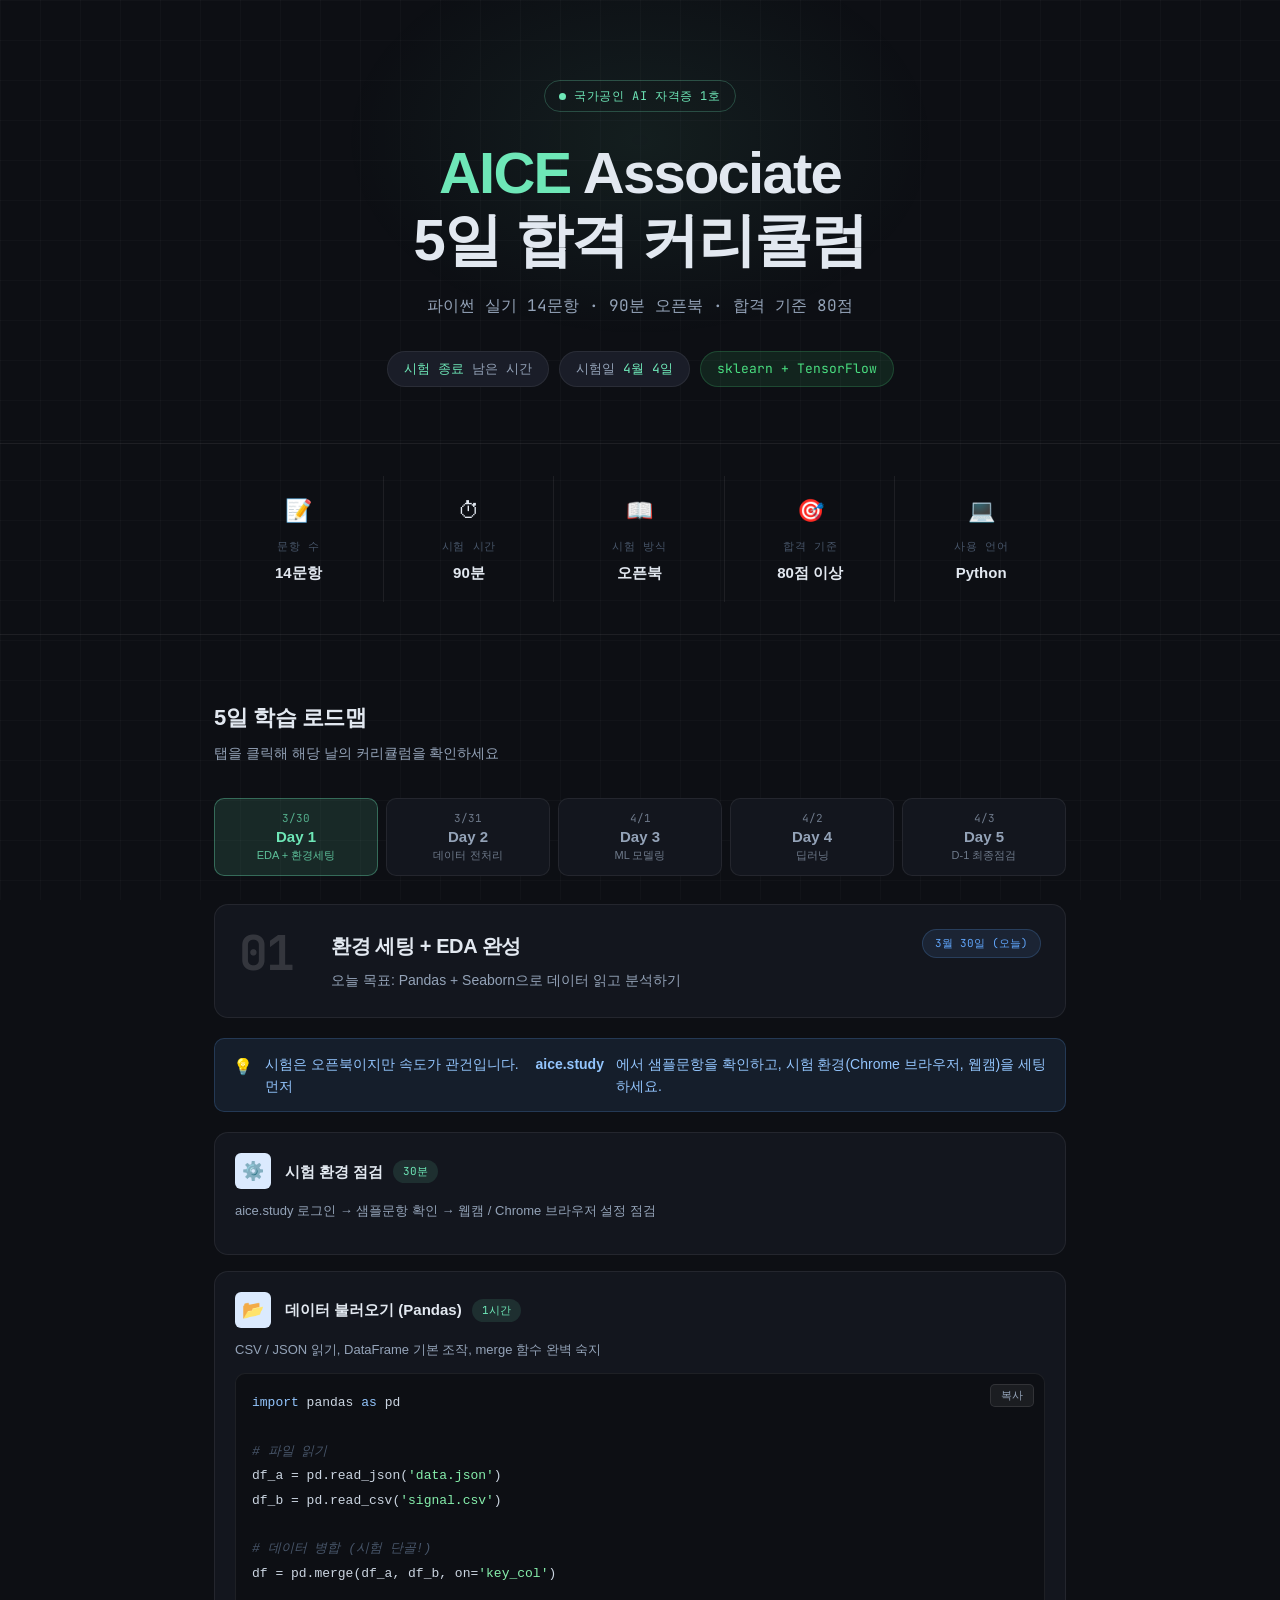
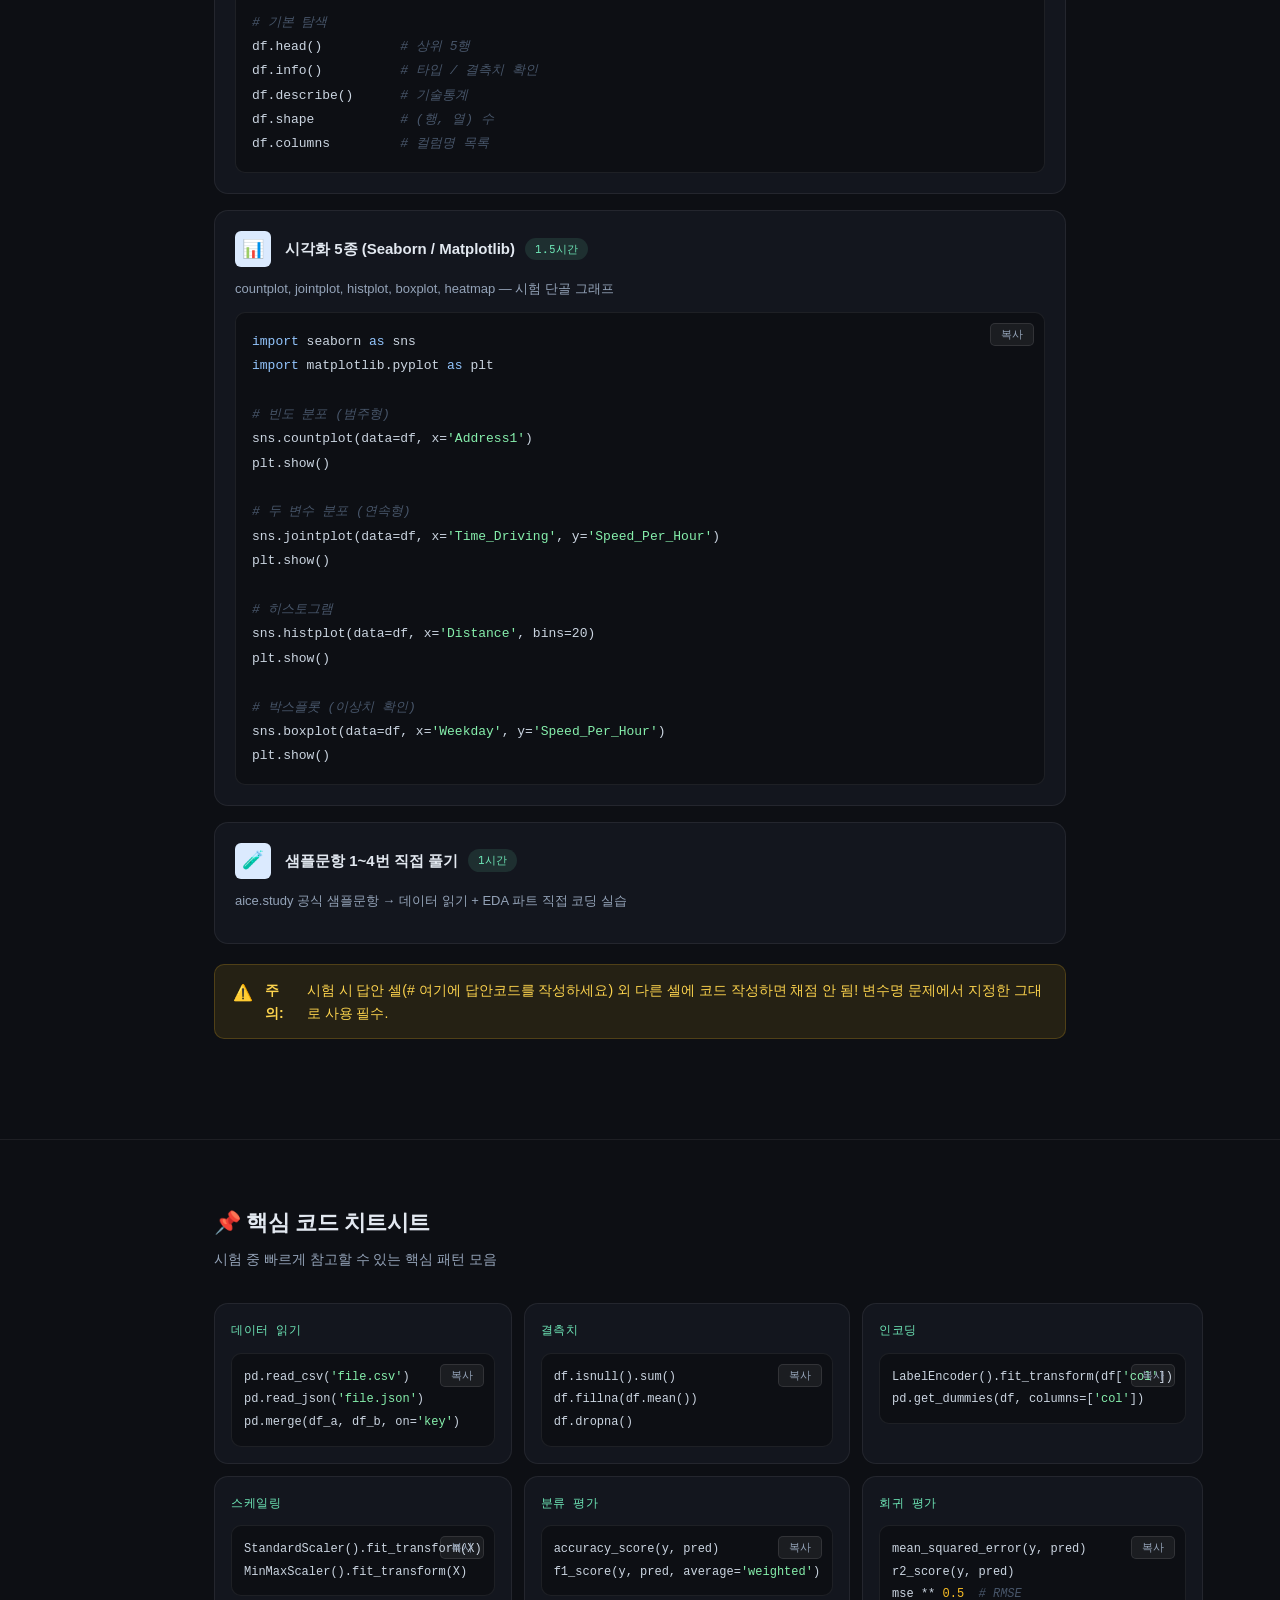
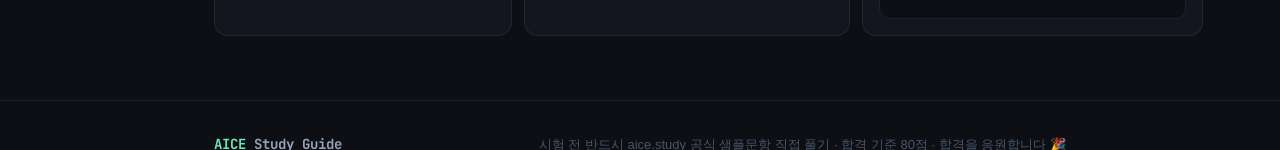
<file: index.html>
<!DOCTYPE html>
<html lang="ko">
<head>
  <meta charset="UTF-8" />
  <meta name="viewport" content="width=device-width, initial-scale=1.0" />
  <title>AICE Associate — 5일 합격 커리큘럼</title>
  <link rel="preconnect" href="https://fonts.googleapis.com" />
  <link rel="preconnect" href="https://fonts.gstatic.com" crossorigin />
  <link href="https://fonts.googleapis.com/css2?family=JetBrains+Mono:wght@400;500;700&family=Pretendard:wght@300;400;500;600;700&display=swap" rel="stylesheet" />
  <link rel="stylesheet" href="style.css" />
</head>
<body>

  <!-- BACKGROUND GRID -->
  <div class="bg-grid"></div>

  <!-- HERO -->
  <header class="hero">
    <div class="hero-inner">
      <div class="hero-badge">
        <span class="dot pulse"></span>
        국가공인 AI 자격증 1호
      </div>
      <h1 class="hero-title">
        <span class="accent">AICE</span> Associate
        <br />5일 합격 커리큘럼
      </h1>
      <p class="hero-sub">파이썬 실기 14문항 · 90분 오픈북 · 합격 기준 80점</p>
      <div class="hero-meta">
        <div class="meta-chip"><span class="mono">D-5</span> 남은 시간</div>
        <div class="meta-chip">시험일 <span class="mono">4월 4일</span></div>
        <div class="meta-chip chip-green">sklearn + TensorFlow</div>
      </div>
    </div>
  </header>

  <!-- EXAM INFO STRIP -->
  <section class="info-strip">
    <div class="container">
      <div class="info-grid">
        <div class="info-card">
          <div class="info-icon">📝</div>
          <div class="info-label">문항 수</div>
          <div class="info-value">14문항</div>
        </div>
        <div class="info-card">
          <div class="info-icon">⏱</div>
          <div class="info-label">시험 시간</div>
          <div class="info-value">90분</div>
        </div>
        <div class="info-card">
          <div class="info-icon">📖</div>
          <div class="info-label">시험 방식</div>
          <div class="info-value">오픈북</div>
        </div>
        <div class="info-card">
          <div class="info-icon">🎯</div>
          <div class="info-label">합격 기준</div>
          <div class="info-value">80점 이상</div>
        </div>
        <div class="info-card">
          <div class="info-icon">💻</div>
          <div class="info-label">사용 언어</div>
          <div class="info-value">Python</div>
        </div>
      </div>
    </div>
  </section>

  <!-- TIMELINE NAV -->
  <section class="timeline-section">
    <div class="container">
      <div class="section-header">
        <h2 class="section-title">5일 학습 로드맵</h2>
        <p class="section-desc">탭을 클릭해 해당 날의 커리큘럼을 확인하세요</p>
      </div>

      <div class="day-tabs" id="dayTabs">
        <button class="day-tab active" data-day="1">
          <span class="tab-date">3/30</span>
          <span class="tab-label">Day 1</span>
          <span class="tab-topic">EDA + 환경세팅</span>
        </button>
        <button class="day-tab" data-day="2">
          <span class="tab-date">3/31</span>
          <span class="tab-label">Day 2</span>
          <span class="tab-topic">데이터 전처리</span>
        </button>
        <button class="day-tab" data-day="3">
          <span class="tab-date">4/1</span>
          <span class="tab-label">Day 3</span>
          <span class="tab-topic">ML 모델링</span>
        </button>
        <button class="day-tab" data-day="4">
          <span class="tab-date">4/2</span>
          <span class="tab-label">Day 4</span>
          <span class="tab-topic">딥러닝</span>
        </button>
        <button class="day-tab" data-day="5">
          <span class="tab-date">4/3</span>
          <span class="tab-label">Day 5</span>
          <span class="tab-topic">D-1 최종점검</span>
        </button>
      </div>

      <!-- DAY CONTENTS -->
      <div class="day-contents">

        <!-- ===================== DAY 1 ===================== -->
        <div class="day-content active" id="day-1">
          <div class="day-hero">
            <div class="day-number">01</div>
            <div class="day-info">
              <h3 class="day-title">환경 세팅 + EDA 완성</h3>
              <p class="day-goal">오늘 목표: Pandas + Seaborn으로 데이터 읽고 분석하기</p>
            </div>
            <div class="day-tag tag-blue">3월 30일 (오늘)</div>
          </div>

          <div class="alert alert-info">
            <span class="alert-icon">💡</span>
            시험은 오픈북이지만 속도가 관건입니다. 먼저 <strong>aice.study</strong>에서 샘플문항을 확인하고, 시험 환경(Chrome 브라우저, 웹캠)을 세팅하세요.
          </div>

          <div class="topic-list">
            <div class="topic-item">
              <div class="topic-header">
                <div class="topic-icon-wrap" style="background:#dbeafe;">⚙️</div>
                <div class="topic-meta">
                  <span class="topic-name">시험 환경 점검</span>
                  <span class="topic-time">30분</span>
                </div>
              </div>
              <p class="topic-desc">aice.study 로그인 → 샘플문항 확인 → 웹캠 / Chrome 브라우저 설정 점검</p>
            </div>

            <div class="topic-item">
              <div class="topic-header">
                <div class="topic-icon-wrap" style="background:#dbeafe;">📂</div>
                <div class="topic-meta">
                  <span class="topic-name">데이터 불러오기 (Pandas)</span>
                  <span class="topic-time">1시간</span>
                </div>
              </div>
              <p class="topic-desc">CSV / JSON 읽기, DataFrame 기본 조작, merge 함수 완벽 숙지</p>
              <pre class="code-block"><code><span class="kw">import</span> pandas <span class="kw">as</span> pd

<span class="cm"># 파일 읽기</span>
df_a = pd.read_json(<span class="str">'data.json'</span>)
df_b = pd.read_csv(<span class="str">'signal.csv'</span>)

<span class="cm"># 데이터 병합 (시험 단골!)</span>
df = pd.merge(df_a, df_b, on=<span class="str">'key_col'</span>)

<span class="cm"># 기본 탐색</span>
df.head()          <span class="cm"># 상위 5행</span>
df.info()          <span class="cm"># 타입 / 결측치 확인</span>
df.describe()      <span class="cm"># 기술통계</span>
df.shape           <span class="cm"># (행, 열) 수</span>
df.columns         <span class="cm"># 컬럼명 목록</span></code></pre>
            </div>

            <div class="topic-item">
              <div class="topic-header">
                <div class="topic-icon-wrap" style="background:#dbeafe;">📊</div>
                <div class="topic-meta">
                  <span class="topic-name">시각화 5종 (Seaborn / Matplotlib)</span>
                  <span class="topic-time">1.5시간</span>
                </div>
              </div>
              <p class="topic-desc">countplot, jointplot, histplot, boxplot, heatmap — 시험 단골 그래프</p>
              <pre class="code-block"><code><span class="kw">import</span> seaborn <span class="kw">as</span> sns
<span class="kw">import</span> matplotlib.pyplot <span class="kw">as</span> plt

<span class="cm"># 빈도 분포 (범주형)</span>
sns.countplot(data=df, x=<span class="str">'Address1'</span>)
plt.show()

<span class="cm"># 두 변수 분포 (연속형)</span>
sns.jointplot(data=df, x=<span class="str">'Time_Driving'</span>, y=<span class="str">'Speed_Per_Hour'</span>)
plt.show()

<span class="cm"># 히스토그램</span>
sns.histplot(data=df, x=<span class="str">'Distance'</span>, bins=20)
plt.show()

<span class="cm"># 박스플롯 (이상치 확인)</span>
sns.boxplot(data=df, x=<span class="str">'Weekday'</span>, y=<span class="str">'Speed_Per_Hour'</span>)
plt.show()</code></pre>
            </div>

            <div class="topic-item">
              <div class="topic-header">
                <div class="topic-icon-wrap" style="background:#dbeafe;">🧪</div>
                <div class="topic-meta">
                  <span class="topic-name">샘플문항 1~4번 직접 풀기</span>
                  <span class="topic-time">1시간</span>
                </div>
              </div>
              <p class="topic-desc">aice.study 공식 샘플문항 → 데이터 읽기 + EDA 파트 직접 코딩 실습</p>
            </div>
          </div>

          <div class="alert alert-warn">
            <span class="alert-icon">⚠️</span>
            <strong>주의:</strong> 시험 시 답안 셀(# 여기에 답안코드를 작성하세요) 외 다른 셀에 코드 작성하면 채점 안 됨! 변수명 문제에서 지정한 그대로 사용 필수.
          </div>
        </div>

        <!-- ===================== DAY 2 ===================== -->
        <div class="day-content" id="day-2">
          <div class="day-hero">
            <div class="day-number">02</div>
            <div class="day-info">
              <h3 class="day-title">데이터 전처리 완전 정복</h3>
              <p class="day-goal">시험 시간의 50% 이상을 차지하는 가장 중요한 파트</p>
            </div>
            <div class="day-tag tag-green">3월 31일</div>
          </div>

          <div class="alert alert-success">
            <span class="alert-icon">🔥</span>
            합격자들이 공통적으로 <strong>"전처리에서 시간을 다 썼다"</strong>고 합니다. 5일 중 오늘이 가장 중요합니다. 반복 연습하세요.
          </div>

          <div class="topic-list">
            <div class="topic-item">
              <div class="topic-header">
                <div class="topic-icon-wrap" style="background:#dcfce7;">🔍</div>
                <div class="topic-meta">
                  <span class="topic-name">결측치 처리</span>
                  <span class="topic-badge badge-red">시험 필수</span>
                </div>
              </div>
              <pre class="code-block"><code><span class="cm"># 결측치 확인</span>
df.isnull().sum()

<span class="cm"># 제거</span>
df = df.dropna()

<span class="cm"># 대체 (수치형)</span>
df[<span class="str">'col'</span>] = df[<span class="str">'col'</span>].fillna(df[<span class="str">'col'</span>].mean())
df[<span class="str">'col'</span>] = df[<span class="str">'col'</span>].fillna(df[<span class="str">'col'</span>].median())

<span class="cm"># 대체 (범주형)</span>
df[<span class="str">'col'</span>] = df[<span class="str">'col'</span>].fillna(df[<span class="str">'col'</span>].mode()[<span class="num">0</span>])</code></pre>
            </div>

            <div class="topic-item">
              <div class="topic-header">
                <div class="topic-icon-wrap" style="background:#dcfce7;">✂️</div>
                <div class="topic-meta">
                  <span class="topic-name">이상치 / 특정 행 제거</span>
                  <span class="topic-badge badge-red">시험 필수</span>
                </div>
              </div>
              <pre class="code-block"><code><span class="cm"># 특정 값 행 제거 (예: '-' 제거)</span>
df = df[df[<span class="str">'Address1'</span>] != <span class="str">'-'</span>]

<span class="cm"># 조건 필터링</span>
df = df[df[<span class="str">'value'</span>] > <span class="num">0</span>]

<span class="cm"># 중복 제거</span>
df = df.drop_duplicates()

<span class="cm"># 인덱스 재정렬</span>
df = df.reset_index(drop=<span class="kw">True</span>)</code></pre>
            </div>

            <div class="topic-item">
              <div class="topic-header">
                <div class="topic-icon-wrap" style="background:#dcfce7;">🔄</div>
                <div class="topic-meta">
                  <span class="topic-name">인코딩 (범주형 → 숫자)</span>
                  <span class="topic-badge badge-red">시험 필수</span>
                </div>
              </div>
              <pre class="code-block"><code><span class="kw">from</span> sklearn.preprocessing <span class="kw">import</span> LabelEncoder

<span class="cm"># Label Encoding (이진/순서 있는 범주)</span>
le = LabelEncoder()
df[<span class="str">'col_enc'</span>] = le.fit_transform(df[<span class="str">'col'</span>])

<span class="cm"># One-Hot Encoding (명목형 범주)</span>
df = pd.get_dummies(df, columns=[<span class="str">'col'</span>], drop_first=<span class="kw">True</span>)</code></pre>
            </div>

            <div class="topic-item">
              <div class="topic-header">
                <div class="topic-icon-wrap" style="background:#dcfce7;">📏</div>
                <div class="topic-meta">
                  <span class="topic-name">스케일링</span>
                  <span class="topic-badge badge-red">시험 필수</span>
                </div>
              </div>
              <pre class="code-block"><code><span class="kw">from</span> sklearn.preprocessing <span class="kw">import</span> StandardScaler, MinMaxScaler

<span class="cm"># StandardScaler: 평균0, 표준편차1 (정규 분포 가정)</span>
scaler = StandardScaler()
X_scaled = scaler.fit_transform(X_train)
X_test_scaled = scaler.transform(X_test)  <span class="cm"># test는 transform만!</span>

<span class="cm"># MinMaxScaler: 0~1 범위</span>
scaler2 = MinMaxScaler()
X_scaled2 = scaler2.fit_transform(X_train)</code></pre>
            </div>

            <div class="topic-item">
              <div class="topic-header">
                <div class="topic-icon-wrap" style="background:#dcfce7;">✂️</div>
                <div class="topic-meta">
                  <span class="topic-name">train / test 분할</span>
                  <span class="topic-badge badge-red">시험 필수</span>
                </div>
              </div>
              <pre class="code-block"><code><span class="kw">from</span> sklearn.model_selection <span class="kw">import</span> train_test_split

X = df.drop(<span class="str">'target'</span>, axis=<span class="num">1</span>)
y = df[<span class="str">'target'</span>]

X_train, X_test, y_train, y_test = train_test_split(
    X, y,
    test_size=<span class="num">0.2</span>,       <span class="cm"># 20%를 테스트로</span>
    random_state=<span class="num">42</span>    <span class="cm"># 재현성 고정</span>
)</code></pre>
            </div>
          </div>
        </div>

        <!-- ===================== DAY 3 ===================== -->
        <div class="day-content" id="day-3">
          <div class="day-hero">
            <div class="day-number">03</div>
            <div class="day-info">
              <h3 class="day-title">머신러닝 모델링 (sklearn)</h3>
              <p class="day-goal">분류 · 회귀 알고리즘과 평가지표 완벽 마스터</p>
            </div>
            <div class="day-tag tag-amber">4월 1일</div>
          </div>

          <div class="alert alert-info">
            <span class="alert-icon">💡</span>
            모델 패턴은 항상 동일합니다: <strong>import → 객체 생성 → fit → predict → 평가</strong>. 이 흐름을 손에 익혀두세요.
          </div>

          <div class="topic-list">
            <div class="topic-item">
              <div class="topic-header">
                <div class="topic-icon-wrap" style="background:#fef3c7;">🌳</div>
                <div class="topic-meta">
                  <span class="topic-name">분류 모델 3종 세트</span>
                  <span class="topic-badge badge-amber">핵심</span>
                </div>
              </div>
              <pre class="code-block"><code><span class="kw">from</span> sklearn.ensemble <span class="kw">import</span> RandomForestClassifier
<span class="kw">from</span> sklearn.tree <span class="kw">import</span> DecisionTreeClassifier
<span class="kw">from</span> sklearn.linear_model <span class="kw">import</span> LogisticRegression

<span class="cm"># 랜덤 포레스트 (가장 많이 출제)</span>
model = RandomForestClassifier(n_estimators=<span class="num">100</span>, random_state=<span class="num">42</span>)
model.fit(X_train, y_train)
pred = model.predict(X_test)

<span class="cm"># 결정 트리</span>
model2 = DecisionTreeClassifier(random_state=<span class="num">42</span>)
model2.fit(X_train, y_train)

<span class="cm"># 로지스틱 회귀 (이진 분류)</span>
model3 = LogisticRegression(random_state=<span class="num">42</span>)
model3.fit(X_train, y_train)</code></pre>
            </div>

            <div class="topic-item">
              <div class="topic-header">
                <div class="topic-icon-wrap" style="background:#fef3c7;">📈</div>
                <div class="topic-meta">
                  <span class="topic-name">회귀 모델</span>
                  <span class="topic-badge badge-amber">핵심</span>
                </div>
              </div>
              <pre class="code-block"><code><span class="kw">from</span> sklearn.ensemble <span class="kw">import</span> RandomForestRegressor
<span class="kw">from</span> sklearn.linear_model <span class="kw">import</span> LinearRegression

model = RandomForestRegressor(n_estimators=<span class="num">100</span>, random_state=<span class="num">42</span>)
model.fit(X_train, y_train)
pred = model.predict(X_test)</code></pre>
            </div>

            <div class="topic-item">
              <div class="topic-header">
                <div class="topic-icon-wrap" style="background:#fef3c7;">🎯</div>
                <div class="topic-meta">
                  <span class="topic-name">평가지표 — 반드시 암기</span>
                  <span class="topic-badge badge-red">시험 단골</span>
                </div>
              </div>
              <pre class="code-block"><code><span class="kw">from</span> sklearn.metrics <span class="kw">import</span> (
    accuracy_score, f1_score,
    precision_score, recall_score,   <span class="cm"># 분류용</span>
    mean_squared_error,
    mean_absolute_error, r2_score    <span class="cm"># 회귀용</span>
)

<span class="cm"># 분류 평가</span>
acc  = accuracy_score(y_test, pred)
f1   = f1_score(y_test, pred, average=<span class="str">'weighted'</span>)
prec = precision_score(y_test, pred, average=<span class="str">'weighted'</span>)
rec  = recall_score(y_test, pred, average=<span class="str">'weighted'</span>)

<span class="cm"># 회귀 평가</span>
mse  = mean_squared_error(y_test, pred)
rmse = mse ** <span class="num">0.5</span>   <span class="cm"># RMSE = MSE의 제곱근</span>
mae  = mean_absolute_error(y_test, pred)
r2   = r2_score(y_test, pred)</code></pre>
            </div>

            <div class="tip-box">
              <div class="tip-title">📌 분류 vs 회귀 구분법</div>
              <div class="tip-content">
                <div class="tip-row"><span class="tip-label">분류</span> 이산값 예측 (합격/불합격, 종류) → accuracy, f1, precision, recall</div>
                <div class="tip-row"><span class="tip-label">회귀</span> 연속값 예측 (가격, 시간, 점수) → MSE, RMSE, MAE, R²</div>
              </div>
            </div>
          </div>
        </div>

        <!-- ===================== DAY 4 ===================== -->
        <div class="day-content" id="day-4">
          <div class="day-hero">
            <div class="day-number">04</div>
            <div class="day-info">
              <h3 class="day-title">딥러닝 모델링 (TensorFlow / Keras)</h3>
              <p class="day-goal">신경망 구성 · 컴파일 · 학습 · 평가 완성</p>
            </div>
            <div class="day-tag tag-red">4월 2일</div>
          </div>

          <div class="topic-list">
            <div class="topic-item">
              <div class="topic-header">
                <div class="topic-icon-wrap" style="background:#fee2e2;">🧠</div>
                <div class="topic-meta">
                  <span class="topic-name">회귀 딥러닝 모델</span>
                  <span class="topic-badge badge-red">핵심</span>
                </div>
              </div>
              <pre class="code-block"><code><span class="kw">import</span> tensorflow <span class="kw">as</span> tf
<span class="kw">from</span> tensorflow <span class="kw">import</span> keras

model = keras.Sequential([
    keras.layers.Dense(<span class="num">64</span>, activation=<span class="str">'relu'</span>, input_shape=(n_features,)),
    keras.layers.Dense(<span class="num">32</span>, activation=<span class="str">'relu'</span>),
    keras.layers.Dense(<span class="num">1</span>)         <span class="cm"># 회귀: 출력 노드 1개, activation 없음</span>
])

model.compile(
    optimizer=<span class="str">'adam'</span>,
    loss=<span class="str">'mse'</span>,
    metrics=[<span class="str">'mae'</span>]
)

history = model.fit(
    X_train, y_train,
    epochs=<span class="num">50</span>,
    batch_size=<span class="num">32</span>,
    validation_split=<span class="num">0.2</span>,
    verbose=<span class="num">1</span>
)

loss, mae = model.evaluate(X_test, y_test)</code></pre>
            </div>

            <div class="topic-item">
              <div class="topic-header">
                <div class="topic-icon-wrap" style="background:#fee2e2;">🧠</div>
                <div class="topic-meta">
                  <span class="topic-name">분류 딥러닝 모델</span>
                  <span class="topic-badge badge-red">핵심</span>
                </div>
              </div>
              <pre class="code-block"><code>model = keras.Sequential([
    keras.layers.Dense(<span class="num">64</span>, activation=<span class="str">'relu'</span>, input_shape=(n_features,)),
    keras.layers.Dense(<span class="num">32</span>, activation=<span class="str">'relu'</span>),
    <span class="cm"># 다중 분류: softmax + n_classes개 뉴런</span>
    keras.layers.Dense(n_classes, activation=<span class="str">'softmax'</span>)
    <span class="cm"># 이진 분류: sigmoid + 1개 뉴런</span>
    <span class="cm"># keras.layers.Dense(1, activation='sigmoid')</span>
])

model.compile(
    optimizer=<span class="str">'adam'</span>,
    loss=<span class="str">'sparse_categorical_crossentropy'</span>,  <span class="cm"># 다중분류</span>
    <span class="cm"># loss='binary_crossentropy',              # 이진분류</span>
    metrics=[<span class="str">'accuracy'</span>]
)

<span class="cm"># 예측</span>
pred_prob = model.predict(X_test)
pred = pred_prob.argmax(axis=<span class="num">1</span>)  <span class="cm"># 확률 → 클래스 인덱스</span></code></pre>
            </div>

            <div class="topic-item">
              <div class="topic-header">
                <div class="topic-icon-wrap" style="background:#fee2e2;">📉</div>
                <div class="topic-meta">
                  <span class="topic-name">학습 곡선 시각화</span>
                  <span class="topic-badge badge-amber">종종 출제</span>
                </div>
              </div>
              <pre class="code-block"><code><span class="cm"># loss 곡선 (과적합 여부 확인)</span>
plt.figure(figsize=(<span class="num">8</span>, <span class="num">4</span>))
plt.plot(history.history[<span class="str">'loss'</span>], label=<span class="str">'train loss'</span>)
plt.plot(history.history[<span class="str">'val_loss'</span>], label=<span class="str">'val loss'</span>)
plt.xlabel(<span class="str">'Epoch'</span>)
plt.ylabel(<span class="str">'Loss'</span>)
plt.legend()
plt.show()</code></pre>
            </div>
          </div>

          <div class="tip-box">
            <div class="tip-title">⚠️ 딥러닝 자주 실수하는 포인트</div>
            <div class="tip-content">
              <div class="tip-row"><span class="tip-label">input_shape</span> 첫 번째 레이어에만 명시</div>
              <div class="tip-row"><span class="tip-label">활성함수</span> 은닉층 relu / 출력층 sigmoid(이진) or softmax(다중)</div>
              <div class="tip-row"><span class="tip-label">loss</span> 회귀 mse / 이진 binary_crossentropy / 다중 sparse_categorical_crossentropy</div>
            </div>
          </div>
        </div>

        <!-- ===================== DAY 5 ===================== -->
        <div class="day-content" id="day-5">
          <div class="day-hero">
            <div class="day-number">05</div>
            <div class="day-info">
              <h3 class="day-title">D-1 최종 점검 + 실전 전략</h3>
              <p class="day-goal">새로운 내용 금지 · 실수 줄이기와 시간 배분에 집중</p>
            </div>
            <div class="day-tag tag-purple">4월 3일 (D-1)</div>
          </div>

          <div class="alert alert-success">
            <span class="alert-icon">✨</span>
            오늘은 새로운 것을 배우지 마세요. 지금까지 공부한 내용을 빠르게 복습하고, 실수 패턴을 줄이는 것이 목표입니다.
          </div>

          <div class="topic-list">
            <div class="topic-item">
              <div class="topic-header">
                <div class="topic-icon-wrap" style="background:#ede9fe;">✅</div>
                <div class="topic-meta">
                  <span class="topic-name">D-1 체크리스트</span>
                </div>
              </div>
              <div class="checklist">
                <label class="check-item"><input type="checkbox" /><span>샘플문항 전체 재풀이 (aice.study 공식 문제)</span></label>
                <label class="check-item"><input type="checkbox" /><span>내 실수 패턴 정리 — 틀린 부분 위주로 복습</span></label>
                <label class="check-item"><input type="checkbox" /><span>자주 쓰는 코드 스니펫 정리 (북마크 / 메모)</span></label>
                <label class="check-item"><input type="checkbox" /><span>변수명 실수 유의 — 문제 지정 변수명 그대로 사용</span></label>
                <label class="check-item"><input type="checkbox" /><span>답안 셀 위치 확인 습관화 (임시저장 버튼 자주 클릭)</span></label>
                <label class="check-item"><input type="checkbox" /><span>웹캠 각도 / 조명 사전 점검 완료</span></label>
                <label class="check-item"><input type="checkbox" /><span>시험 당일 얼굴 인식 불일치 시 조명 조절 요령 숙지</span></label>
                <label class="check-item"><input type="checkbox" /><span>Chrome 브라우저 최신 버전 확인</span></label>
              </div>
            </div>

            <div class="topic-item">
              <div class="topic-header">
                <div class="topic-icon-wrap" style="background:#ede9fe;">⏱</div>
                <div class="topic-meta">
                  <span class="topic-name">90분 시간 배분 전략</span>
                </div>
              </div>
              <div class="time-plan">
                <div class="time-row">
                  <div class="time-label">📂 데이터 로딩 + EDA</div>
                  <div class="time-bar-wrap">
                    <div class="time-bar" style="width:17%;background:#3b82f6;"></div>
                  </div>
                  <div class="time-value">약 15분 (문항 1~3)</div>
                </div>
                <div class="time-row">
                  <div class="time-label">🔄 전처리</div>
                  <div class="time-bar-wrap">
                    <div class="time-bar" style="width:39%;background:#f59e0b;"></div>
                  </div>
                  <div class="time-value">약 35분 (문항 4~8)</div>
                </div>
                <div class="time-row">
                  <div class="time-label">🌳 ML 모델링</div>
                  <div class="time-bar-wrap">
                    <div class="time-bar" style="width:22%;background:#10b981;"></div>
                  </div>
                  <div class="time-value">약 20분 (문항 9~11)</div>
                </div>
                <div class="time-row">
                  <div class="time-label">🧠 딥러닝 + 마무리</div>
                  <div class="time-bar-wrap">
                    <div class="time-bar" style="width:22%;background:#8b5cf6;"></div>
                  </div>
                  <div class="time-value">약 20분 (문항 12~14)</div>
                </div>
              </div>
            </div>

            <div class="topic-item">
              <div class="topic-header">
                <div class="topic-icon-wrap" style="background:#ede9fe;">🔗</div>
                <div class="topic-meta">
                  <span class="topic-name">시험 당일 허용 오픈북 사이트</span>
                </div>
              </div>
              <div class="link-list">
                <a href="https://aice.study" target="_blank" class="ref-link">aice.study — 공식 샘플문항</a>
                <a href="https://scikit-learn.org/stable/modules/classes.html" target="_blank" class="ref-link">scikit-learn 공식 문서</a>
                <a href="https://www.tensorflow.org/api_docs/python/tf/keras" target="_blank" class="ref-link">TensorFlow / Keras API</a>
                <a href="https://pandas.pydata.org/docs/reference/" target="_blank" class="ref-link">Pandas 공식 레퍼런스</a>
                <a href="https://seaborn.pydata.org/api.html" target="_blank" class="ref-link">Seaborn API</a>
              </div>
              <p style="margin-top:10px;font-size:13px;color:#9ca3af;">* 허용 사이트는 시험 당일 공지 기준 — 반드시 사전 확인</p>
            </div>
          </div>

          <div class="alert alert-warn">
            <span class="alert-icon">🎯</span>
            4월 4일 시험 당일은 새로운 학습 없이 컨디션 관리에 집중하세요. 합격 컷 80점 — 완벽하지 않아도 됩니다!
          </div>
        </div>

      </div><!-- /day-contents -->
    </div>
  </section>

  <!-- QUICK REF CHEATSHEET -->
  <section class="cheatsheet-section">
    <div class="container">
      <div class="section-header">
        <h2 class="section-title">📌 핵심 코드 치트시트</h2>
        <p class="section-desc">시험 중 빠르게 참고할 수 있는 핵심 패턴 모음</p>
      </div>
      <div class="cheat-grid">
        <div class="cheat-card">
          <div class="cheat-title">데이터 읽기</div>
          <pre class="code-block sm"><code>pd.read_csv(<span class="str">'file.csv'</span>)
pd.read_json(<span class="str">'file.json'</span>)
pd.merge(df_a, df_b, on=<span class="str">'key'</span>)</code></pre>
        </div>
        <div class="cheat-card">
          <div class="cheat-title">결측치</div>
          <pre class="code-block sm"><code>df.isnull().sum()
df.fillna(df.mean())
df.dropna()</code></pre>
        </div>
        <div class="cheat-card">
          <div class="cheat-title">인코딩</div>
          <pre class="code-block sm"><code>LabelEncoder().fit_transform(df[<span class="str">'col'</span>])
pd.get_dummies(df, columns=[<span class="str">'col'</span>])</code></pre>
        </div>
        <div class="cheat-card">
          <div class="cheat-title">스케일링</div>
          <pre class="code-block sm"><code>StandardScaler().fit_transform(X)
MinMaxScaler().fit_transform(X)</code></pre>
        </div>
        <div class="cheat-card">
          <div class="cheat-title">분류 평가</div>
          <pre class="code-block sm"><code>accuracy_score(y, pred)
f1_score(y, pred, average=<span class="str">'weighted'</span>)</code></pre>
        </div>
        <div class="cheat-card">
          <div class="cheat-title">회귀 평가</div>
          <pre class="code-block sm"><code>mean_squared_error(y, pred)
r2_score(y, pred)
mse ** <span class="num">0.5</span>  <span class="cm"># RMSE</span></code></pre>
        </div>
      </div>
    </div>
  </section>

  <!-- FOOTER -->
  <footer class="site-footer">
    <div class="container">
      <div class="footer-inner">
        <div class="footer-brand"><span class="accent">AICE</span> Study Guide</div>
        <div class="footer-note">시험 전 반드시 aice.study 공식 샘플문항 직접 풀기 · 합격 기준 80점 · 합격을 응원합니다 🎉</div>
      </div>
    </div>
  </footer>

  <script src="app.js"></script>
</body>
</html>
</file>
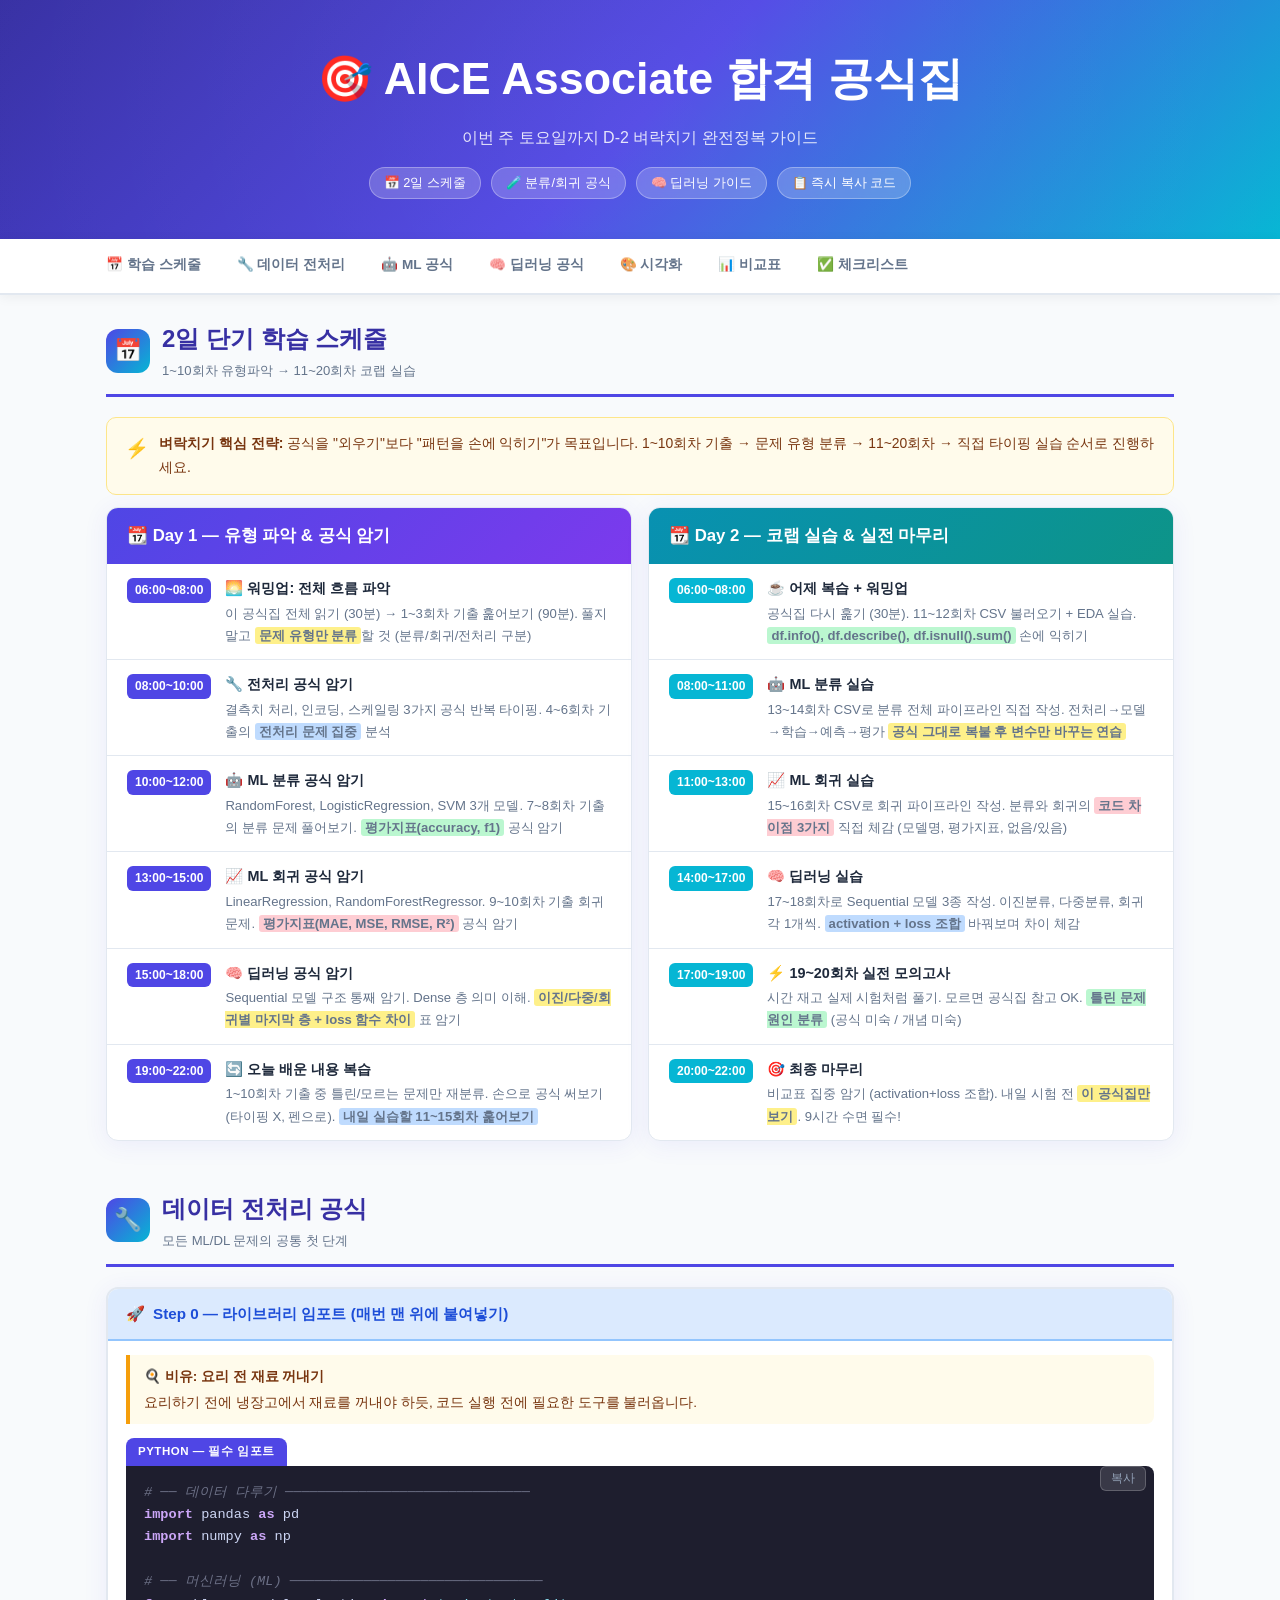
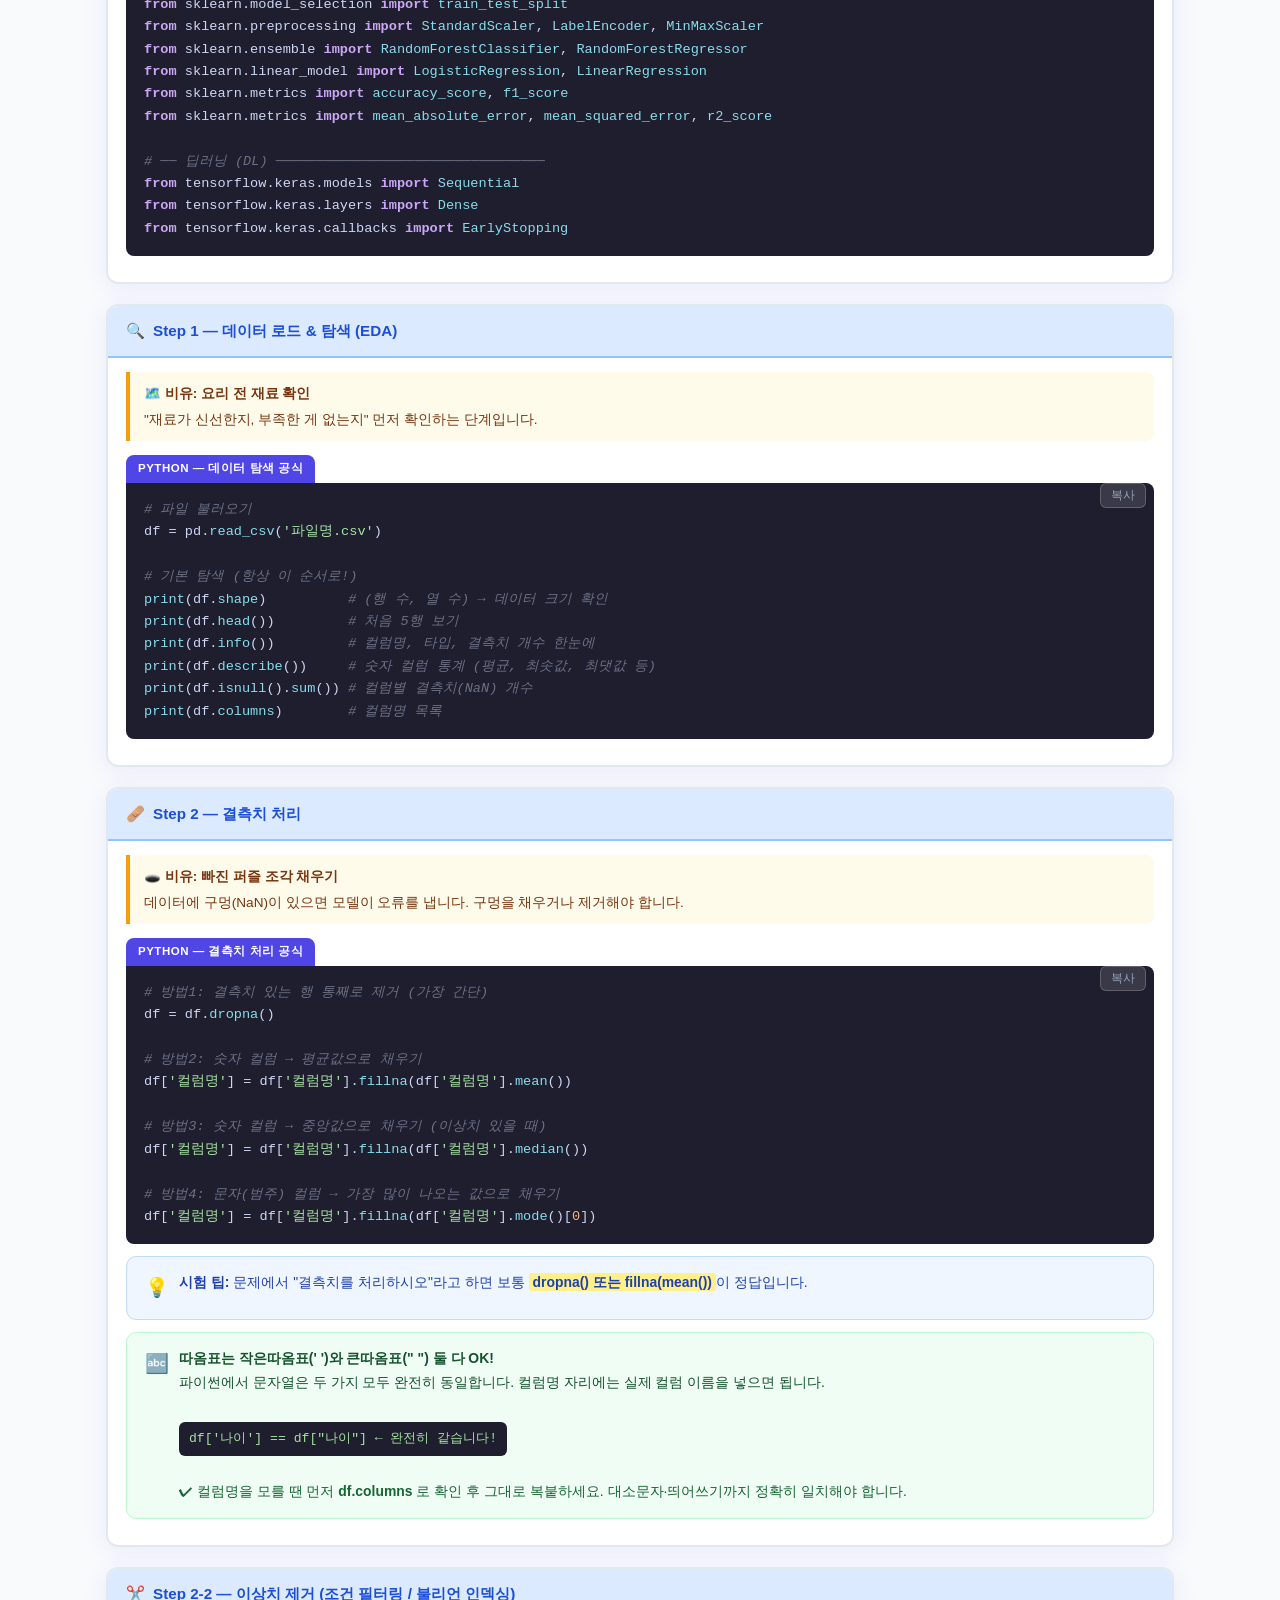
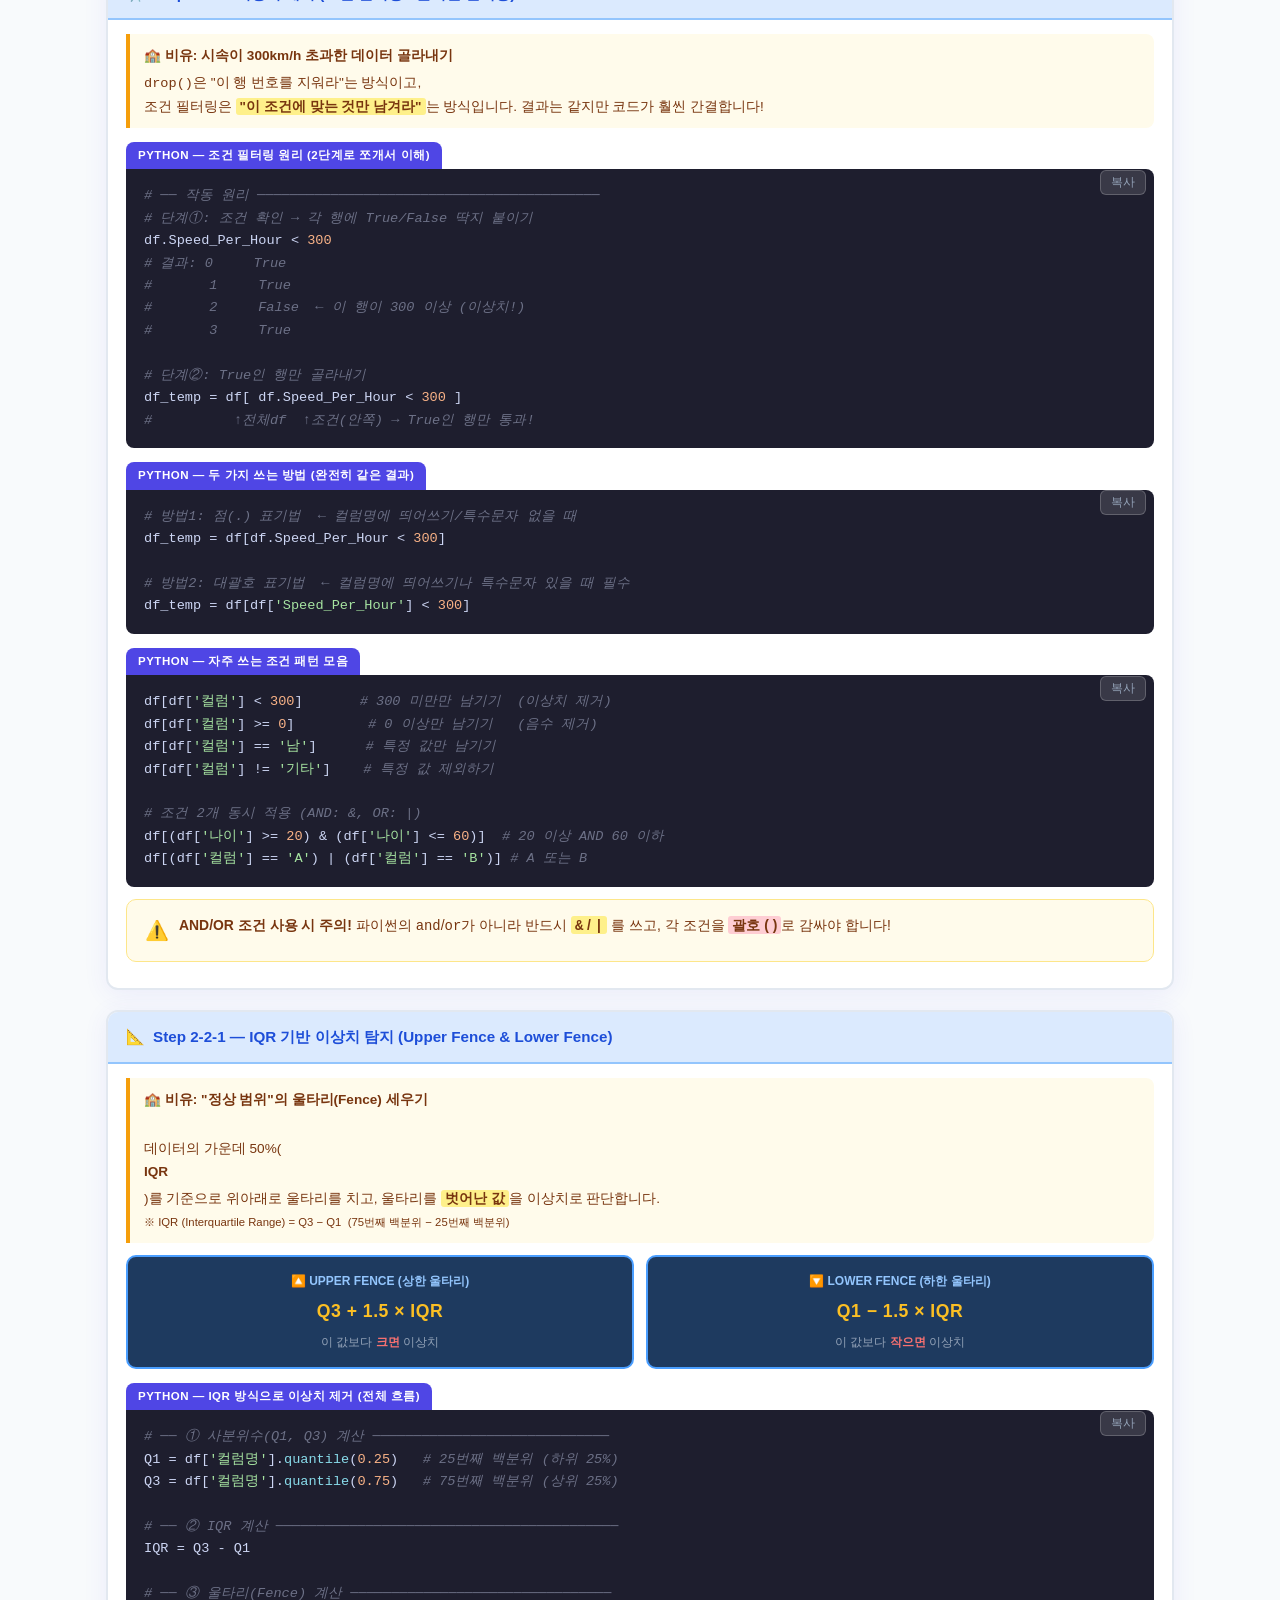
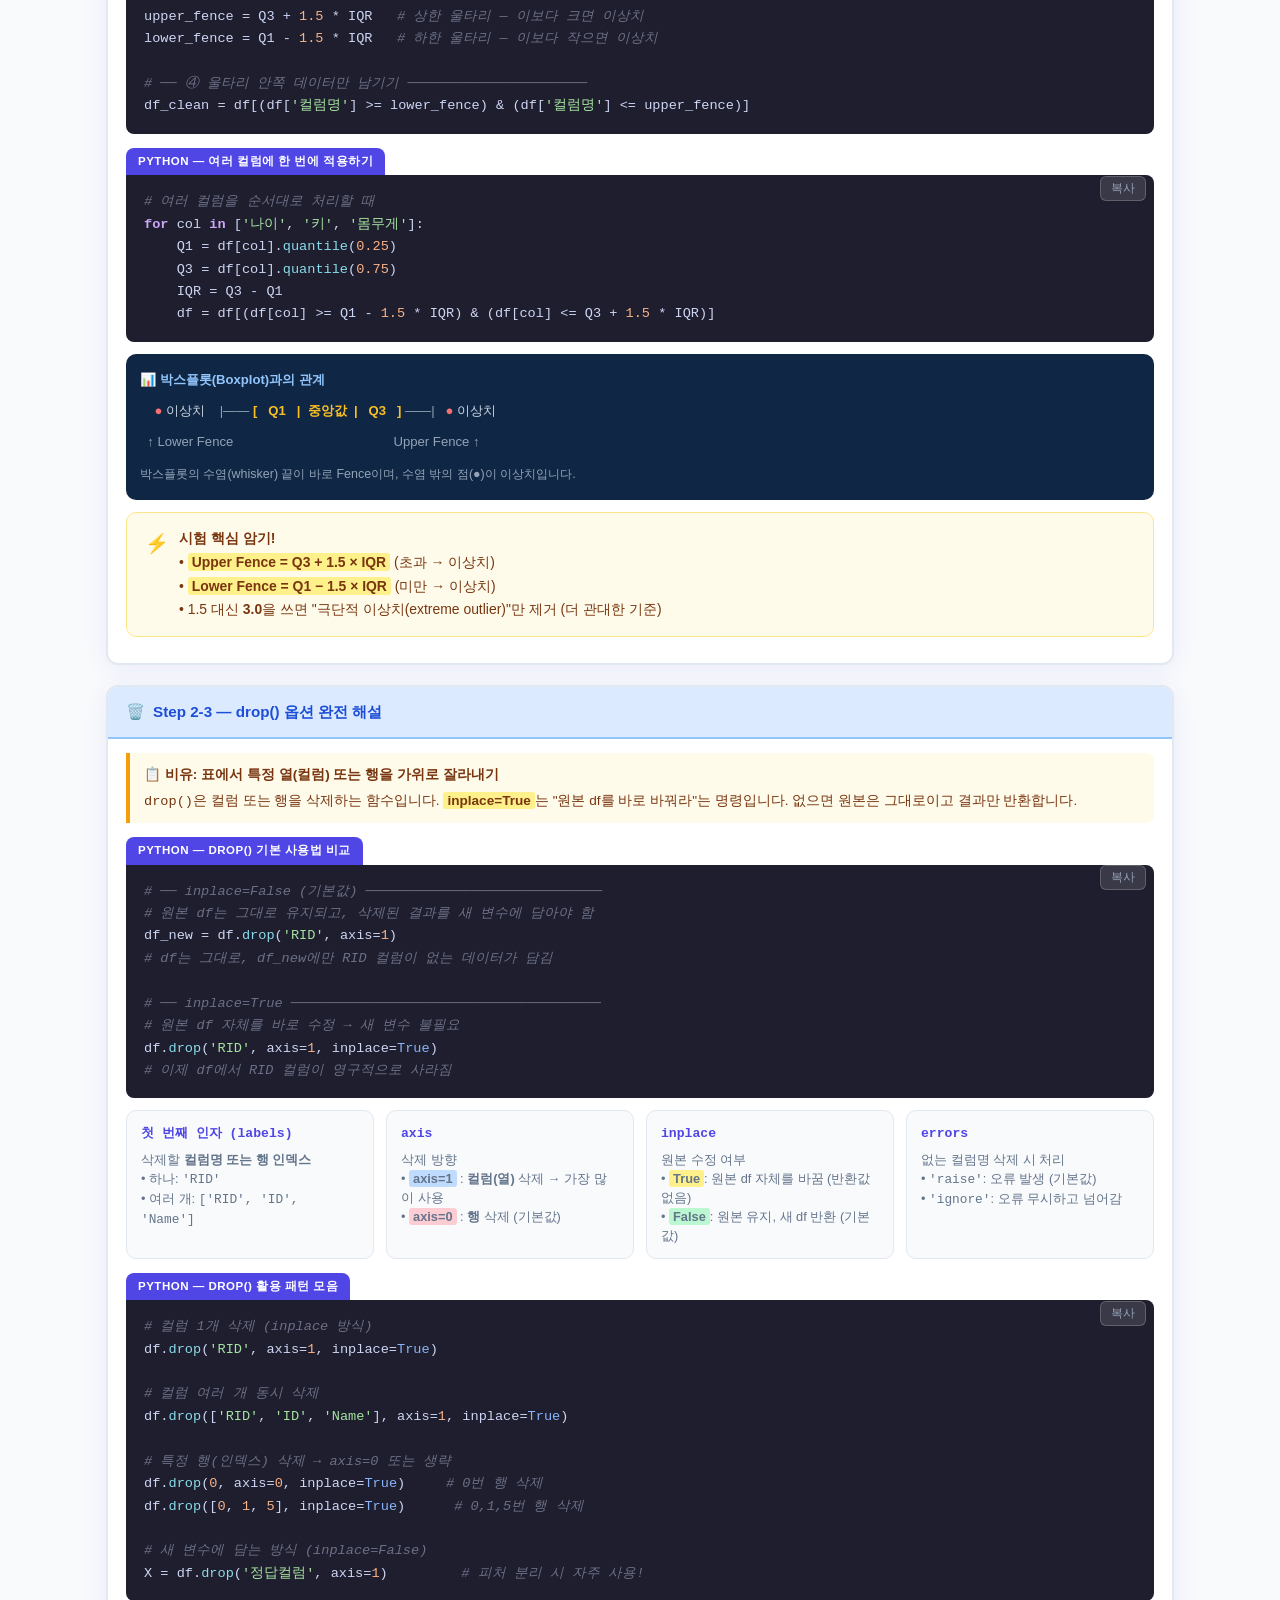
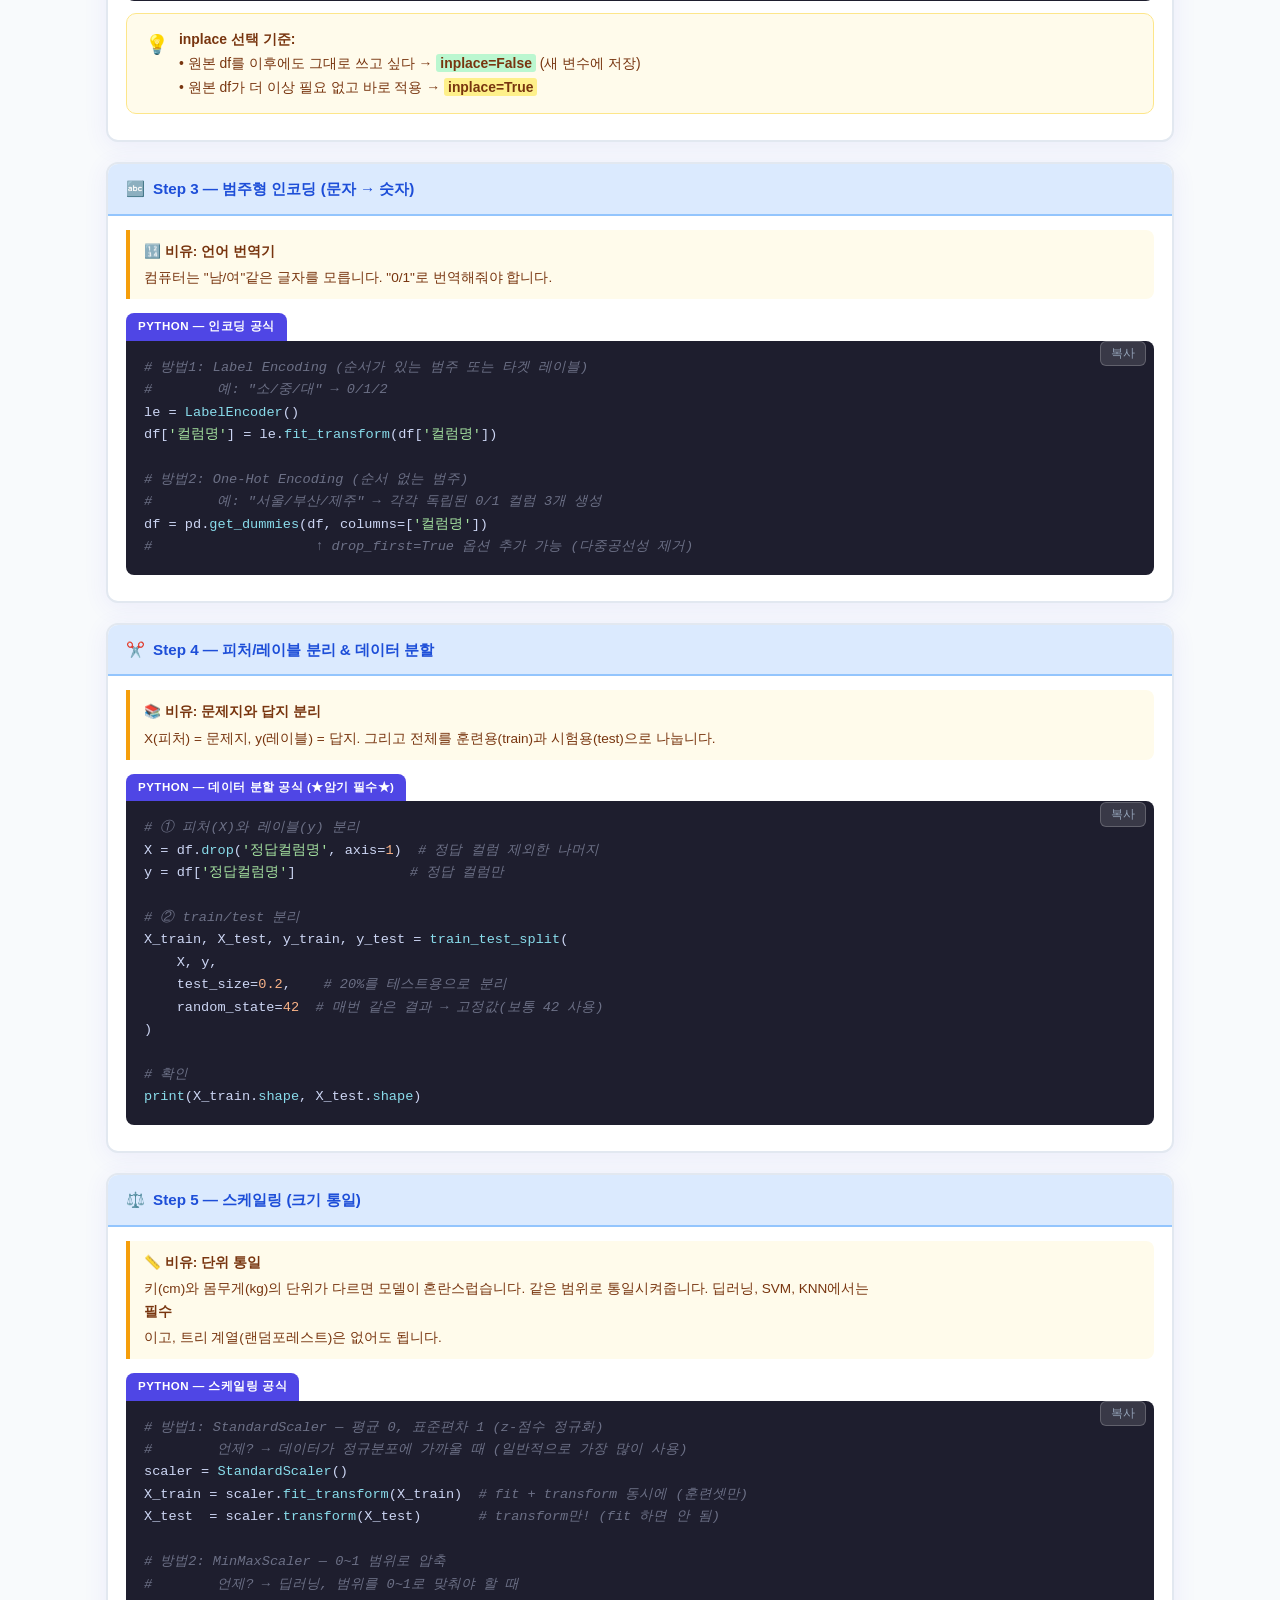
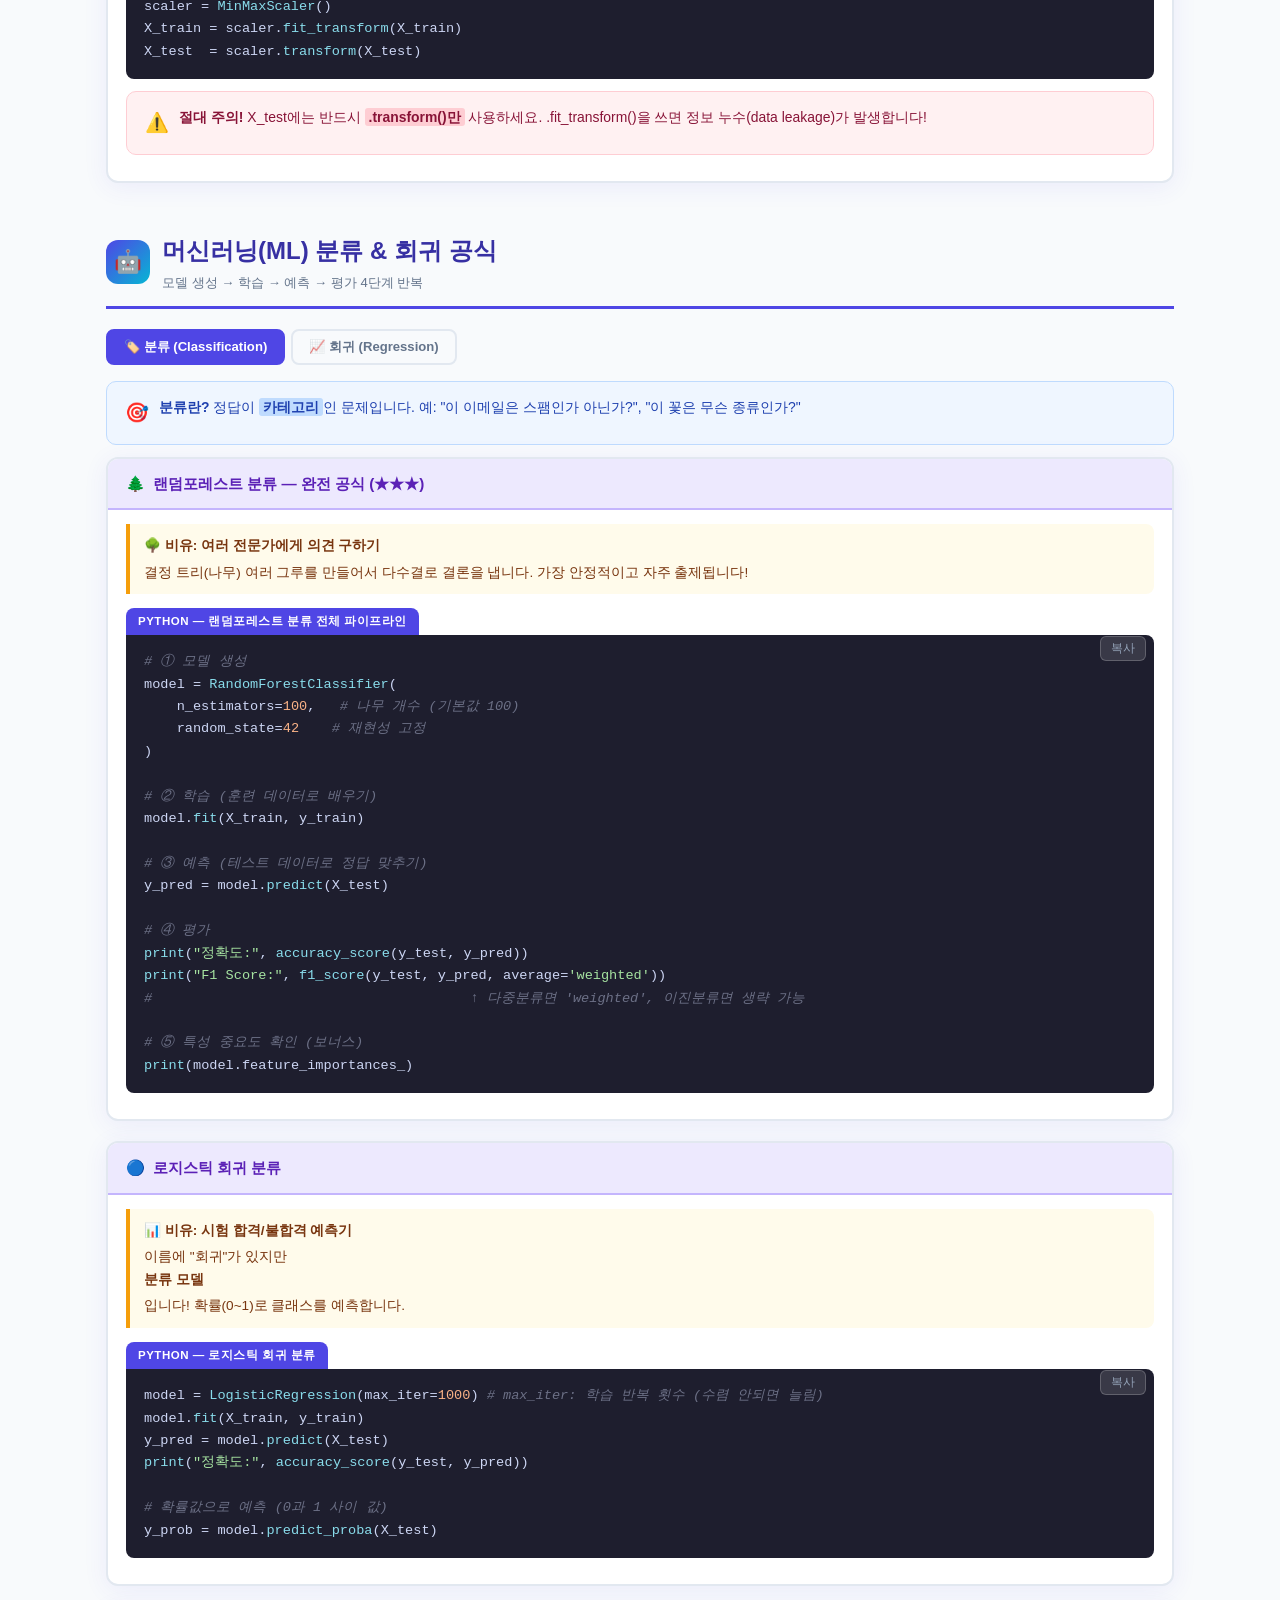
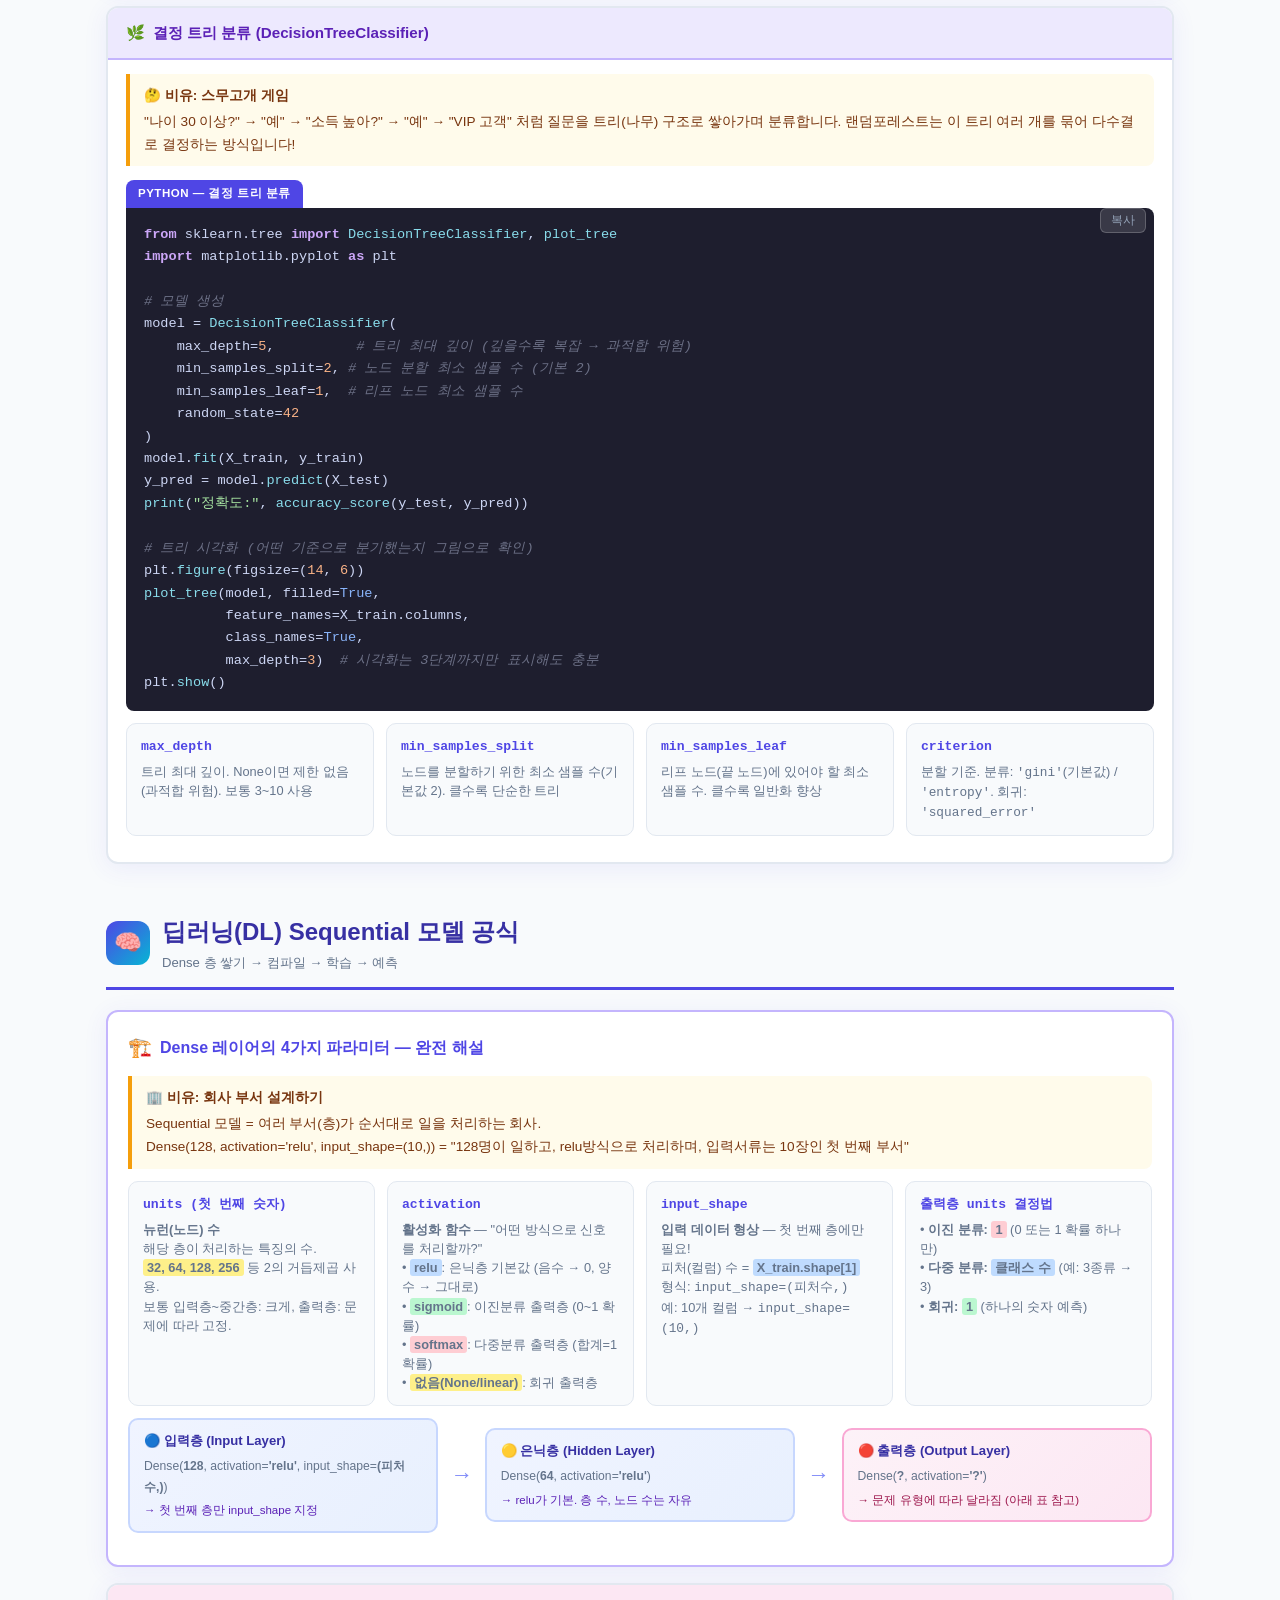
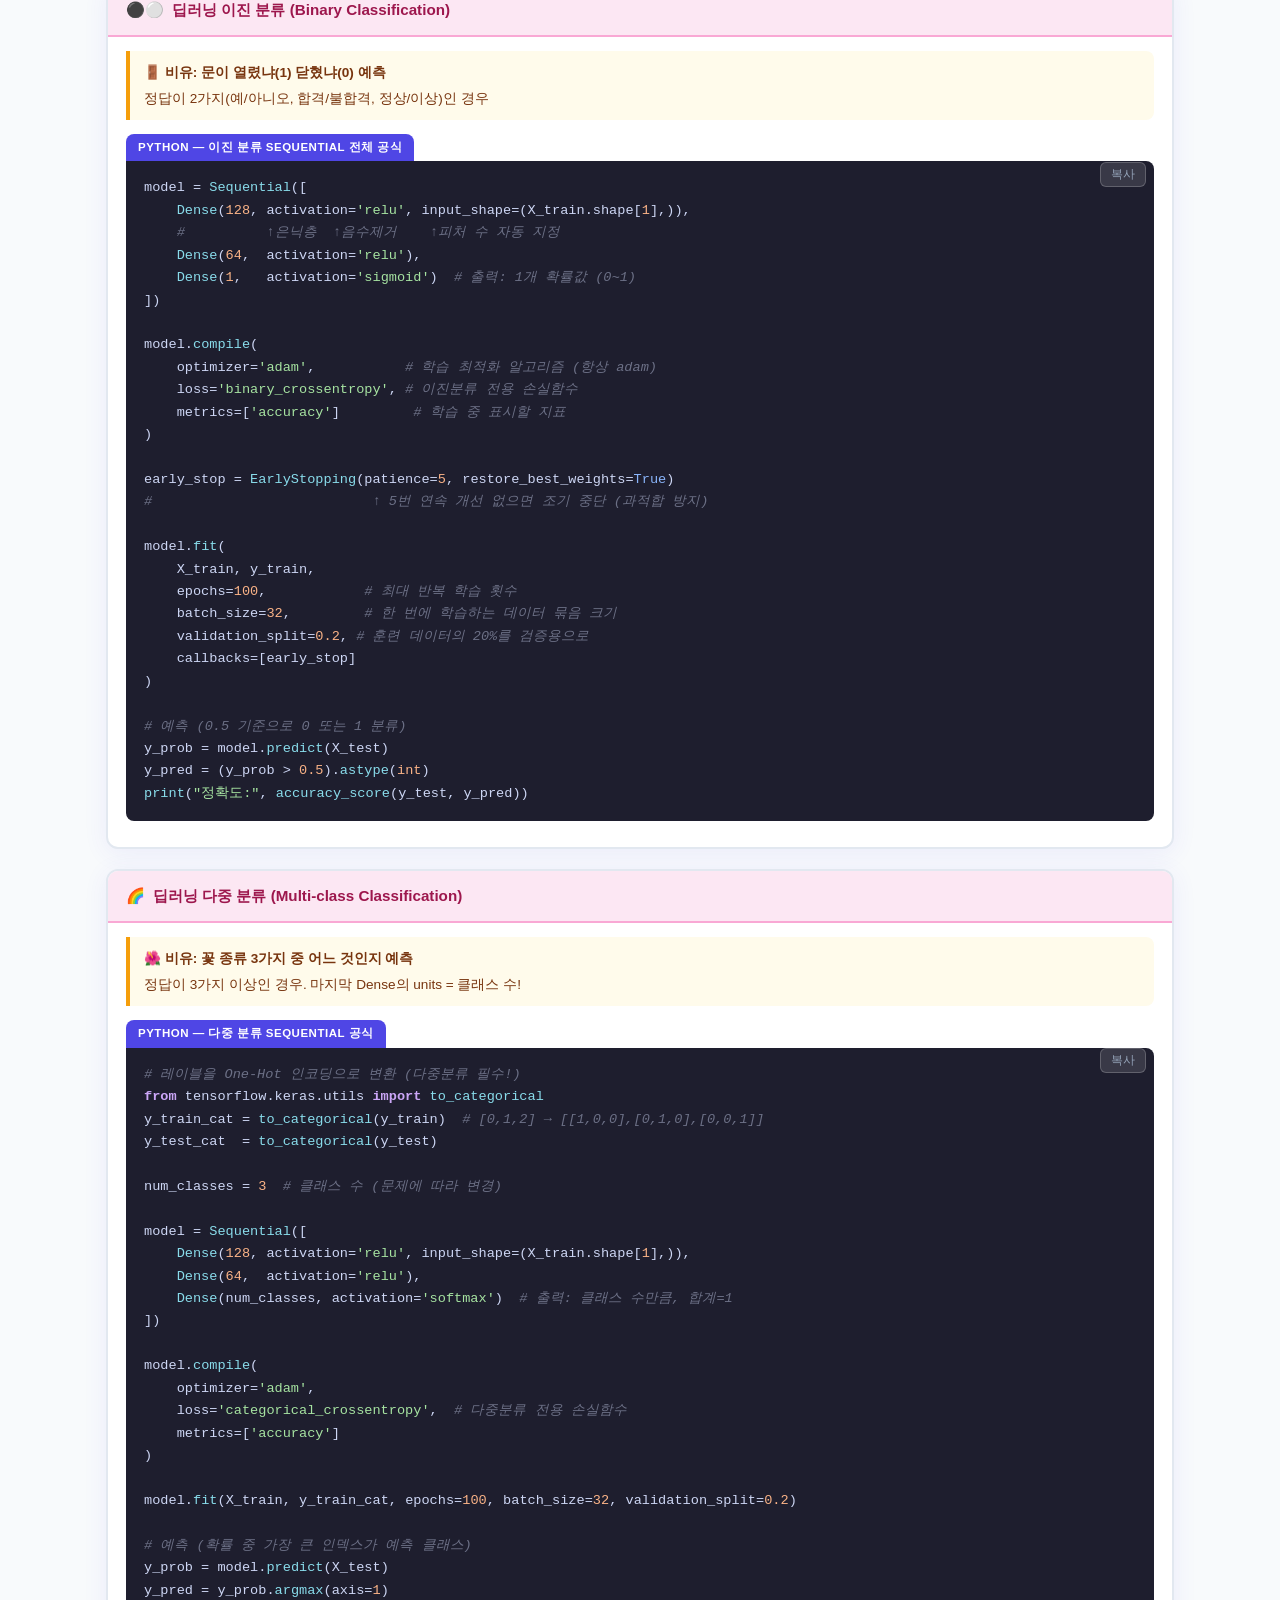
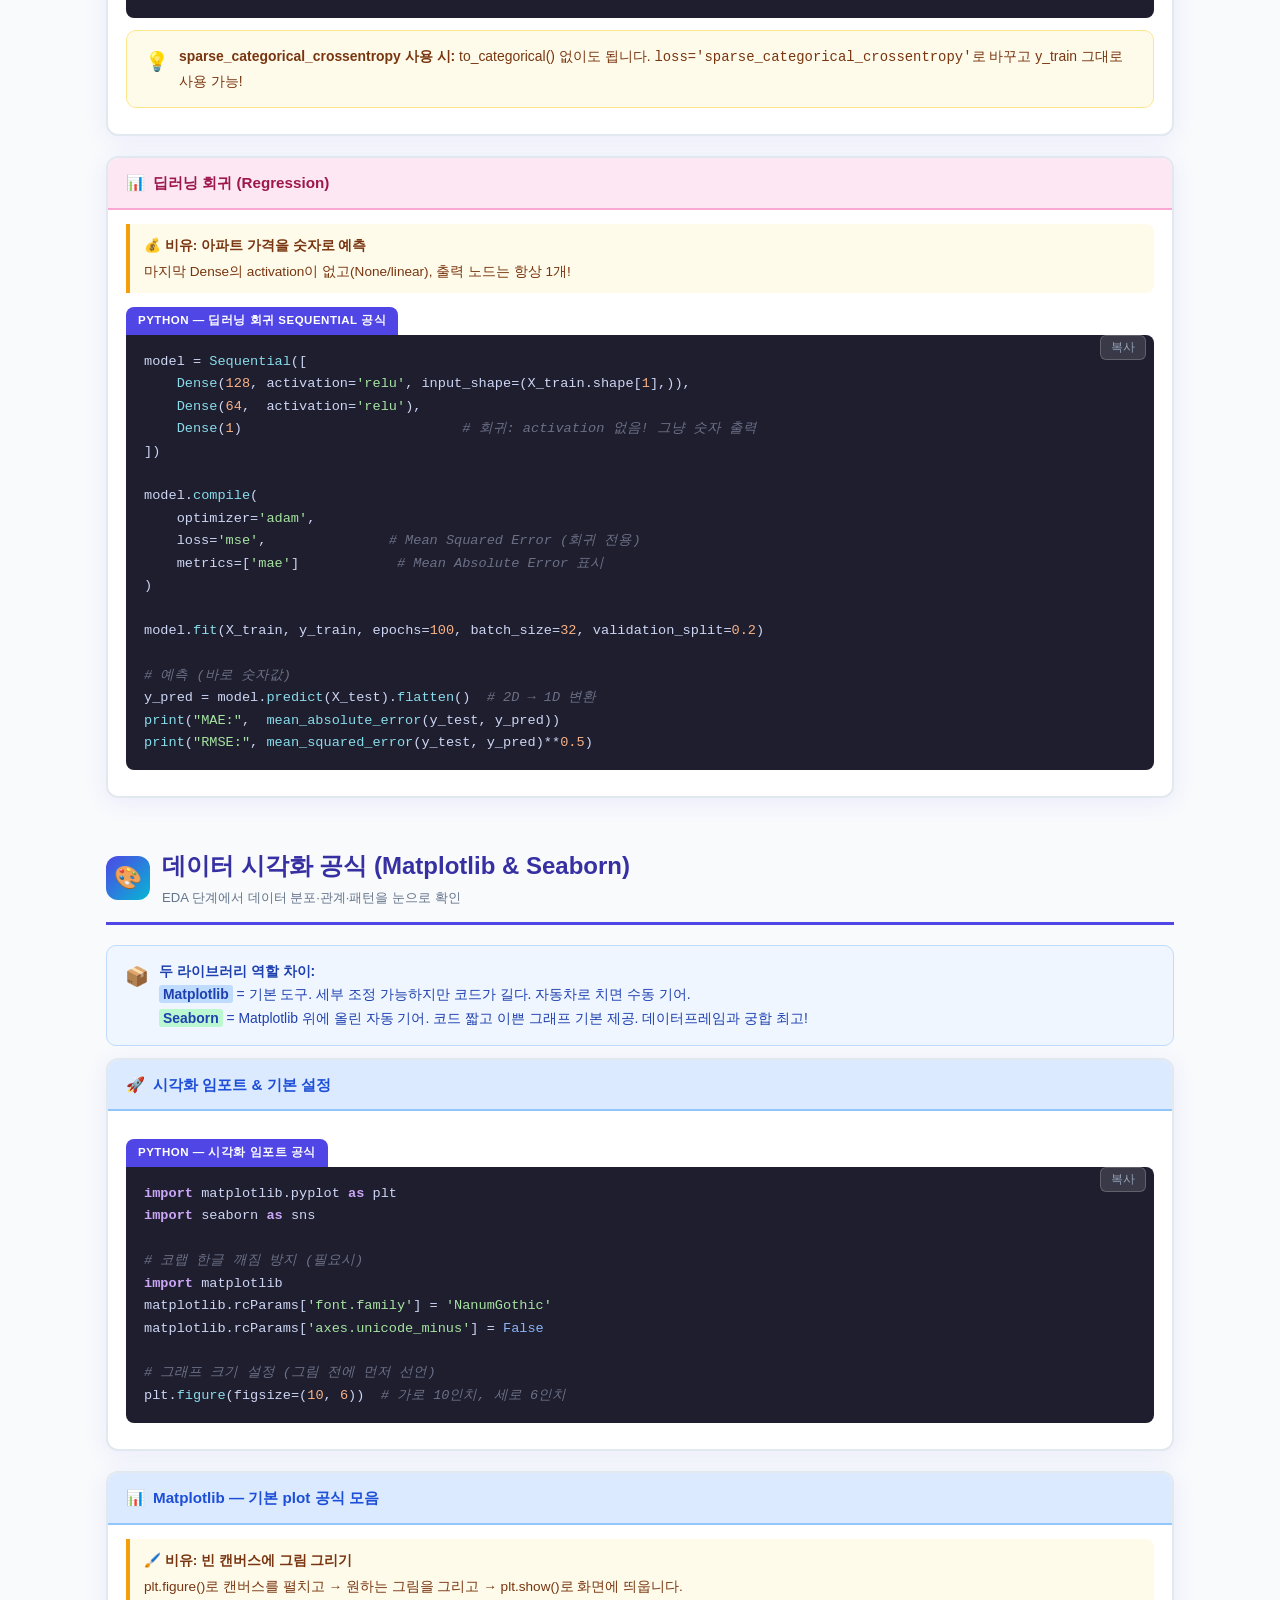
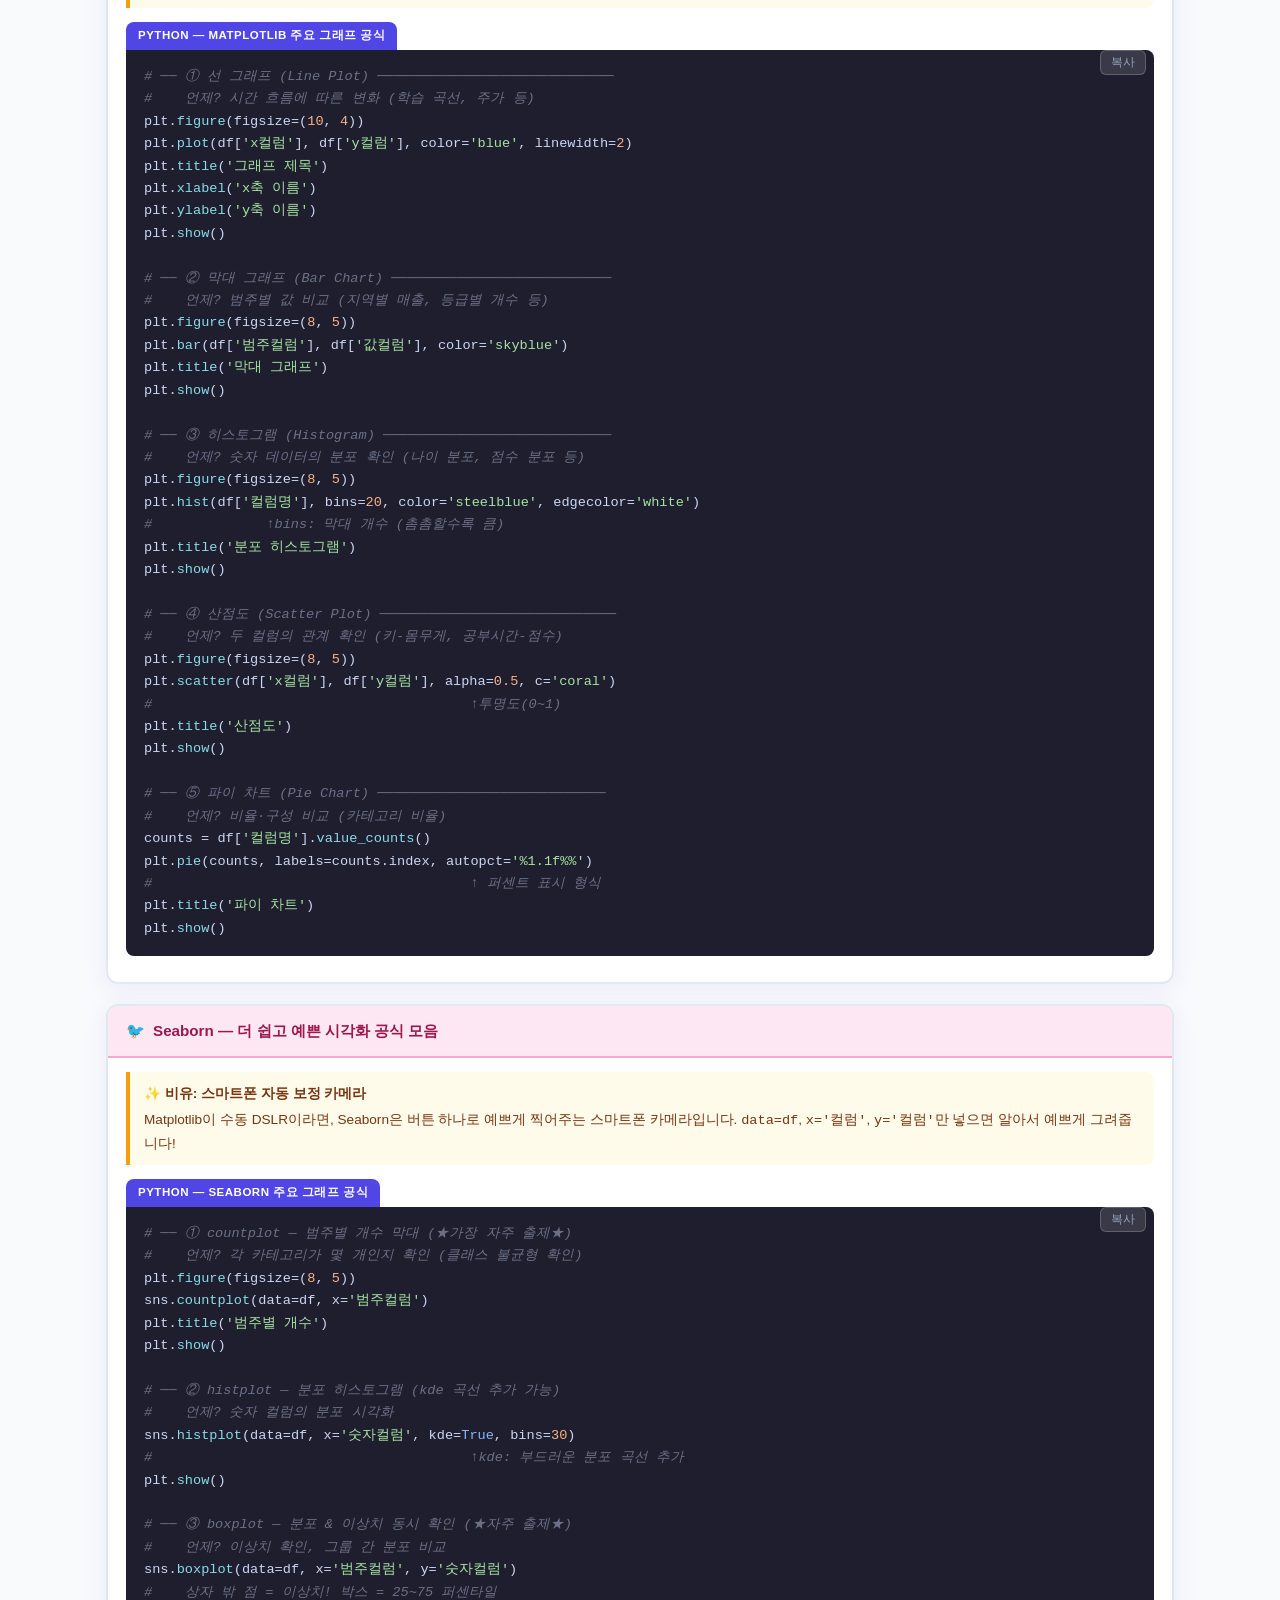
<file: d1/index.html>
<!DOCTYPE html>
<html lang="ko">
<head>
  <meta charset="UTF-8" />
  <meta name="viewport" content="width=device-width, initial-scale=1.0" />
  <title>AICE Associate 합격 공식 📚</title>
  <style>
    /* ===== 전역 변수 & 리셋 ===== */
    :root {
      --primary: #4f46e5;
      --primary-light: #818cf8;
      --primary-dark: #3730a3;
      --secondary: #06b6d4;
      --success: #10b981;
      --warning: #f59e0b;
      --danger: #ef4444;
      --bg: #f8fafc;
      --card: #ffffff;
      --text: #1e293b;
      --text-muted: #64748b;
      --border: #e2e8f0;
      --highlight-yellow: #fef08a;
      --highlight-green: #bbf7d0;
      --highlight-blue: #bfdbfe;
      --highlight-pink: #fecdd3;
      --code-bg: #1e1e2e;
      --code-text: #cdd6f4;
      --radius: 12px;
      --shadow: 0 4px 24px rgba(79,70,229,0.08);
    }
    * { margin: 0; padding: 0; box-sizing: border-box; }
    html { scroll-behavior: smooth; }
    body {
      font-family: 'Segoe UI', 'Malgun Gothic', sans-serif;
      background: var(--bg);
      color: var(--text);
      line-height: 1.7;
      font-size: 16px;
    }

    /* ===== 헤더 ===== */
    header {
      background: linear-gradient(135deg, var(--primary-dark) 0%, var(--primary) 50%, var(--secondary) 100%);
      color: white;
      padding: 40px 20px;
      text-align: center;
      position: relative;
      overflow: hidden;
    }
    header::before {
      content: '';
      position: absolute;
      top: -50%; left: -50%;
      width: 200%; height: 200%;
      background: radial-gradient(circle, rgba(255,255,255,0.05) 0%, transparent 60%);
      animation: pulse 4s ease-in-out infinite;
    }
    @keyframes pulse {
      0%, 100% { transform: scale(1); opacity: 0.5; }
      50% { transform: scale(1.1); opacity: 1; }
    }
    header h1 { font-size: clamp(1.6rem, 5vw, 2.8rem); font-weight: 800; position: relative; }
    header p { opacity: 0.85; margin-top: 8px; font-size: clamp(0.85rem, 2.5vw, 1rem); position: relative; }
    .header-badges {
      display: flex; gap: 10px; justify-content: center; flex-wrap: wrap;
      margin-top: 16px; position: relative;
    }
    .badge {
      background: rgba(255,255,255,0.2);
      border: 1px solid rgba(255,255,255,0.3);
      padding: 4px 14px;
      border-radius: 999px;
      font-size: 0.8rem;
      backdrop-filter: blur(4px);
    }

    /* ===== 내비게이션 ===== */
    nav {
      background: var(--card);
      border-bottom: 2px solid var(--border);
      padding: 0 20px;
      position: sticky;
      top: 0;
      z-index: 100;
      box-shadow: 0 2px 12px rgba(0,0,0,0.06);
    }
    .nav-inner {
      max-width: 1100px;
      margin: 0 auto;
      display: flex;
      overflow-x: auto;
      scrollbar-width: none;
      gap: 4px;
    }
    .nav-inner::-webkit-scrollbar { display: none; }
    nav a {
      display: inline-block;
      padding: 14px 16px;
      color: var(--text-muted);
      text-decoration: none;
      font-size: 0.85rem;
      font-weight: 600;
      white-space: nowrap;
      border-bottom: 3px solid transparent;
      transition: all 0.2s;
    }
    nav a:hover, nav a.active {
      color: var(--primary);
      border-bottom-color: var(--primary);
    }

    /* ===== 메인 레이아웃 ===== */
    main {
      max-width: 1100px;
      margin: 0 auto;
      padding: 24px 16px 60px;
    }

    /* ===== 섹션 ===== */
    section {
      margin-bottom: 48px;
    }
    .section-title {
      display: flex;
      align-items: center;
      gap: 12px;
      margin-bottom: 20px;
      padding-bottom: 12px;
      border-bottom: 3px solid var(--primary);
    }
    .section-title .icon {
      width: 44px; height: 44px;
      background: linear-gradient(135deg, var(--primary), var(--secondary));
      border-radius: 12px;
      display: flex; align-items: center; justify-content: center;
      font-size: 1.4rem;
      flex-shrink: 0;
    }
    .section-title h2 {
      font-size: clamp(1.1rem, 3vw, 1.5rem);
      color: var(--primary-dark);
    }

    /* ===== 카드 ===== */
    .card {
      background: var(--card);
      border-radius: var(--radius);
      padding: 20px;
      margin-bottom: 16px;
      box-shadow: var(--shadow);
      border: 1px solid var(--border);
    }
    .card-title {
      font-size: 1rem;
      font-weight: 700;
      color: var(--primary);
      margin-bottom: 12px;
      display: flex; align-items: center; gap: 8px;
    }
    .card-title .emoji { font-size: 1.2rem; }

    /* ===== 스케줄 테이블 ===== */
    .schedule-grid {
      display: grid;
      grid-template-columns: 1fr;
      gap: 16px;
    }
    @media (min-width: 768px) {
      .schedule-grid { grid-template-columns: 1fr 1fr; }
    }
    .day-card {
      background: var(--card);
      border-radius: var(--radius);
      overflow: hidden;
      box-shadow: var(--shadow);
      border: 1px solid var(--border);
    }
    .day-header {
      padding: 14px 20px;
      font-weight: 800;
      font-size: 1.05rem;
      color: white;
    }
    .day1 .day-header { background: linear-gradient(135deg, #4f46e5, #7c3aed); }
    .day2 .day-header { background: linear-gradient(135deg, #0891b2, #0d9488); }
    .time-block {
      padding: 12px 20px;
      border-bottom: 1px solid var(--border);
      display: flex;
      gap: 14px;
      align-items: flex-start;
    }
    .time-block:last-child { border-bottom: none; }
    .time-label {
      font-size: 0.75rem;
      font-weight: 700;
      color: white;
      background: var(--primary);
      padding: 2px 8px;
      border-radius: 6px;
      white-space: nowrap;
      min-width: 70px;
      text-align: center;
      flex-shrink: 0;
      margin-top: 2px;
    }
    .day2 .time-label { background: var(--secondary); }
    .time-content h4 { font-size: 0.9rem; font-weight: 700; margin-bottom: 2px; }
    .time-content p { font-size: 0.82rem; color: var(--text-muted); }

    /* ===== 하이라이트 ===== */
    .hl-yellow { background: var(--highlight-yellow); padding: 1px 4px; border-radius: 3px; font-weight: 600; }
    .hl-green  { background: var(--highlight-green);  padding: 1px 4px; border-radius: 3px; font-weight: 600; }
    .hl-blue   { background: var(--highlight-blue);   padding: 1px 4px; border-radius: 3px; font-weight: 600; }
    .hl-pink   { background: var(--highlight-pink);   padding: 1px 4px; border-radius: 3px; font-weight: 600; }

    /* ===== 코드 블록 ===== */
    .code-wrapper {
      position: relative;
      margin: 12px 0;
    }
    .code-label {
      background: var(--primary);
      color: white;
      font-size: 0.72rem;
      font-weight: 700;
      padding: 4px 12px;
      border-radius: 8px 8px 0 0;
      display: inline-block;
      text-transform: uppercase;
      letter-spacing: 0.5px;
    }
    pre {
      background: var(--code-bg);
      color: var(--code-text);
      padding: 16px 18px;
      border-radius: 0 8px 8px 8px;
      font-family: 'Consolas', 'D2Coding', 'Courier New', monospace;
      font-size: clamp(0.72rem, 2.2vw, 0.85rem);
      overflow-x: auto;
      line-height: 1.65;
      tab-size: 4;
      white-space: pre;
    }
    .copy-btn {
      position: absolute;
      top: 30px;
      right: 8px;
      background: rgba(255,255,255,0.12);
      border: 1px solid rgba(255,255,255,0.2);
      color: #94a3b8;
      padding: 4px 10px;
      border-radius: 6px;
      font-size: 0.72rem;
      cursor: pointer;
      transition: all 0.2s;
    }
    .copy-btn:hover { background: rgba(255,255,255,0.22); color: white; }
    .copy-btn.copied { background: #10b981; color: white; border-color: #10b981; }

    /* 코드 색상 */
    .kw  { color: #cba6f7; font-weight: 600; } /* keyword: import, from, def */
    .fn  { color: #89dceb; }                   /* function */
    .st  { color: #a6e3a1; }                   /* string */
    .cm  { color: #6c7086; font-style: italic; } /* comment */
    .nm  { color: #fab387; }                   /* number */
    .var { color: #cdd6f4; }                   /* variable */
    .op  { color: #89b4fa; }                   /* operator / special */

    /* ===== 공식 카드 ===== */
    .formula-card {
      background: var(--card);
      border-radius: var(--radius);
      margin-bottom: 20px;
      box-shadow: var(--shadow);
      border: 2px solid var(--border);
      overflow: hidden;
      transition: transform 0.2s, box-shadow 0.2s;
    }
    .formula-card:hover {
      transform: translateY(-2px);
      box-shadow: 0 8px 32px rgba(79,70,229,0.12);
    }
    .formula-header {
      padding: 12px 18px;
      font-weight: 700;
      font-size: 0.95rem;
      display: flex; align-items: center; gap: 8px;
    }
    .formula-header.clf  { background: #ede9fe; color: #5b21b6; border-bottom: 2px solid #c4b5fd; }
    .formula-header.reg  { background: #dcfce7; color: #15803d; border-bottom: 2px solid #86efac; }
    .formula-header.prep { background: #dbeafe; color: #1d4ed8; border-bottom: 2px solid #93c5fd; }
    .formula-header.dl   { background: #fce7f3; color: #9d174d; border-bottom: 2px solid #f9a8d4; }
    .formula-body { padding: 14px 18px; }
    .analogy {
      background: #fffbeb;
      border-left: 4px solid var(--warning);
      padding: 10px 14px;
      margin-bottom: 12px;
      border-radius: 0 8px 8px 0;
      font-size: 0.85rem;
      color: #78350f;
    }
    .analogy strong { display: block; margin-bottom: 3px; }

    /* ===== 비교 테이블 ===== */
    .table-scroll { overflow-x: auto; }
    table {
      width: 100%;
      border-collapse: collapse;
      font-size: clamp(0.75rem, 2vw, 0.88rem);
    }
    th {
      background: var(--primary);
      color: white;
      padding: 10px 14px;
      text-align: left;
      font-weight: 700;
    }
    td {
      padding: 9px 14px;
      border-bottom: 1px solid var(--border);
      vertical-align: top;
    }
    tr:nth-child(even) td { background: #f8fafc; }
    tr:hover td { background: #eef2ff; }
    .tag {
      display: inline-block;
      padding: 2px 8px;
      border-radius: 999px;
      font-size: 0.72rem;
      font-weight: 700;
    }
    .tag-clf  { background: #ede9fe; color: #5b21b6; }
    .tag-reg  { background: #dcfce7; color: #15803d; }
    .tag-bin  { background: #fce7f3; color: #9d174d; }
    .tag-multi{ background: #dbeafe; color: #1d4ed8; }

    /* ===== Dense 레이어 시각화 ===== */
    .layer-viz {
      display: flex;
      flex-direction: column;
      gap: 10px;
      margin: 12px 0;
    }
    .layer-row {
      display: flex;
      align-items: center;
      gap: 12px;
      flex-wrap: wrap;
    }
    .layer-box {
      flex: 1;
      min-width: 200px;
      background: linear-gradient(135deg, #f0f4ff, #e8f0fe);
      border: 2px solid #c7d7fe;
      border-radius: 10px;
      padding: 10px 14px;
    }
    .layer-box.output-box {
      background: linear-gradient(135deg, #fdf2f8, #fce7f3);
      border-color: #f9a8d4;
    }
    .layer-box h4 { font-size: 0.82rem; font-weight: 700; color: var(--primary-dark); margin-bottom: 4px; }
    .layer-box p  { font-size: 0.76rem; color: var(--text-muted); }
    .layer-arrow { font-size: 1.4rem; color: var(--primary-light); flex-shrink: 0; }

    /* ===== 알림 박스 ===== */
    .alert {
      padding: 14px 18px;
      border-radius: 10px;
      margin: 12px 0;
      font-size: 0.87rem;
      display: flex;
      gap: 10px;
      align-items: flex-start;
    }
    .alert-icon { font-size: 1.2rem; flex-shrink: 0; margin-top: 1px; }
    .alert-warning { background: #fffbeb; border: 1px solid #fde68a; color: #78350f; }
    .alert-info    { background: #eff6ff; border: 1px solid #bfdbfe; color: #1e40af; }
    .alert-success { background: #f0fdf4; border: 1px solid #bbf7d0; color: #14532d; }
    .alert-danger  { background: #fff1f2; border: 1px solid #fecdd3; color: #881337; }

    /* ===== 파라미터 그리드 ===== */
    .param-grid {
      display: grid;
      grid-template-columns: repeat(auto-fill, minmax(240px, 1fr));
      gap: 12px;
      margin: 12px 0;
    }
    .param-card {
      background: #f8fafc;
      border: 1px solid var(--border);
      border-radius: 10px;
      padding: 12px 14px;
    }
    .param-name {
      font-family: 'Consolas', monospace;
      font-size: 0.82rem;
      font-weight: 700;
      color: var(--primary);
      margin-bottom: 4px;
    }
    .param-desc { font-size: 0.8rem; color: var(--text-muted); line-height: 1.5; }

    /* ===== 체크리스트 ===== */
    .checklist {
      list-style: none;
    }
    .checklist li {
      padding: 6px 0;
      padding-left: 28px;
      position: relative;
      font-size: 0.88rem;
      border-bottom: 1px solid var(--border);
    }
    .checklist li:last-child { border-bottom: none; }
    .checklist li::before {
      content: '☐';
      position: absolute;
      left: 4px;
      color: var(--primary);
      font-size: 1rem;
      cursor: pointer;
    }
    .checklist li.checked::before { content: '☑'; color: var(--success); }
    .checklist li.checked { text-decoration: line-through; color: var(--text-muted); }

    /* ===== 프로그레스 ===== */
    .progress-bar {
      background: var(--border);
      border-radius: 999px;
      height: 8px;
      overflow: hidden;
      margin: 6px 0;
    }
    .progress-fill {
      height: 100%;
      border-radius: 999px;
      background: linear-gradient(90deg, var(--primary), var(--secondary));
      transition: width 0.5s ease;
    }

    /* ===== 탭 ===== */
    .tab-group {
      display: flex;
      gap: 6px;
      margin-bottom: 16px;
      flex-wrap: wrap;
    }
    .tab-btn {
      padding: 7px 16px;
      border-radius: 8px;
      border: 2px solid var(--border);
      background: transparent;
      font-size: 0.82rem;
      font-weight: 700;
      cursor: pointer;
      transition: all 0.2s;
      color: var(--text-muted);
    }
    .tab-btn.active, .tab-btn:hover {
      background: var(--primary);
      border-color: var(--primary);
      color: white;
    }
    .tab-content { display: none; }
    .tab-content.active { display: block; }

    /* ===== 빠른 참조 카드 ===== */
    .quick-ref {
      display: grid;
      grid-template-columns: repeat(auto-fill, minmax(160px, 1fr));
      gap: 10px;
    }
    .qr-card {
      background: var(--card);
      border: 2px solid var(--border);
      border-radius: 10px;
      padding: 12px;
      text-align: center;
      cursor: pointer;
      transition: all 0.2s;
    }
    .qr-card:hover { border-color: var(--primary); transform: translateY(-2px); }
    .qr-card .qr-emoji { font-size: 1.8rem; display: block; margin-bottom: 6px; }
    .qr-card .qr-title { font-size: 0.78rem; font-weight: 700; color: var(--primary-dark); }
    .qr-card .qr-code {
      font-family: 'Consolas', monospace;
      font-size: 0.68rem;
      color: var(--text-muted);
      margin-top: 4px;
      word-break: break-all;
    }

    /* ===== 푸터 ===== */
    footer {
      text-align: center;
      padding: 30px 20px;
      color: var(--text-muted);
      font-size: 0.8rem;
      border-top: 1px solid var(--border);
      background: var(--card);
      margin-top: 40px;
    }

    /* ===== 반응형 ===== */
    @media (max-width: 600px) {
      nav a { padding: 12px 10px; font-size: 0.78rem; }
      .param-grid { grid-template-columns: 1fr; }
      .quick-ref { grid-template-columns: repeat(2, 1fr); }
      th, td { padding: 7px 10px; }
    }

    /* ===== 스크롤 탑 버튼 ===== */
    #scrollTopBtn {
      position: fixed;
      bottom: 24px; right: 20px;
      width: 44px; height: 44px;
      background: var(--primary);
      color: white;
      border: none;
      border-radius: 50%;
      font-size: 1.2rem;
      cursor: pointer;
      display: none;
      align-items: center; justify-content: center;
      box-shadow: 0 4px 16px rgba(79,70,229,0.35);
      z-index: 999;
      transition: all 0.2s;
    }
    #scrollTopBtn:hover { background: var(--primary-dark); transform: translateY(-2px); }
    #scrollTopBtn.show { display: flex; }
  </style>
</head>
<body>

<!-- ===== 헤더 ===== -->
<header>
  <h1>🎯 AICE Associate 합격 공식집</h1>
  <p>이번 주 토요일까지 D-2 벼락치기 완전정복 가이드</p>
  <div class="header-badges">
    <span class="badge">📅 2일 스케줄</span>
    <span class="badge">🧪 분류/회귀 공식</span>
    <span class="badge">🧠 딥러닝 가이드</span>
    <span class="badge">📋 즉시 복사 코드</span>
  </div>
</header>

<!-- ===== 내비게이션 ===== -->
<nav>
  <div class="nav-inner">
    <a href="#schedule">📅 학습 스케줄</a>
    <a href="#prep">🔧 데이터 전처리</a>
    <a href="#ml">🤖 ML 공식</a>
    <a href="#dl">🧠 딥러닝 공식</a>
    <a href="#viz">🎨 시각화</a>
    <a href="#table">📊 비교표</a>
    <a href="#checklist">✅ 체크리스트</a>
  </div>
</nav>

<!-- ===== 메인 ===== -->
<main>

<!-- =============== 1. 학습 스케줄 =============== -->
<section id="schedule">
  <div class="section-title">
    <div class="icon">📅</div>
    <div>
      <h2>2일 단기 학습 스케줄</h2>
      <p style="font-size:0.82rem;color:var(--text-muted)">1~10회차 유형파악 → 11~20회차 코랩 실습</p>
    </div>
  </div>

  <div class="alert alert-warning">
    <span class="alert-icon">⚡</span>
    <div><strong>벼락치기 핵심 전략:</strong> 공식을 "외우기"보다 "패턴을 손에 익히기"가 목표입니다.
    1~10회차 기출 → 문제 유형 분류 → 11~20회차 → 직접 타이핑 실습 순서로 진행하세요.</div>
  </div>

  <div class="schedule-grid">
    <!-- Day 1 -->
    <div class="day-card day1">
      <div class="day-header">📆 Day 1 — 유형 파악 & 공식 암기</div>
      <div class="time-block">
        <span class="time-label">06:00~08:00</span>
        <div class="time-content">
          <h4>🌅 워밍업: 전체 흐름 파악</h4>
          <p>이 공식집 전체 읽기 (30분) → 1~3회차 기출 훑어보기 (90분). 풀지 말고 <span class="hl-yellow">문제 유형만 분류</span>할 것 (분류/회귀/전처리 구분)</p>
        </div>
      </div>
      <div class="time-block">
        <span class="time-label">08:00~10:00</span>
        <div class="time-content">
          <h4>🔧 전처리 공식 암기</h4>
          <p>결측치 처리, 인코딩, 스케일링 3가지 공식 반복 타이핑. 4~6회차 기출의 <span class="hl-blue">전처리 문제 집중</span> 분석</p>
        </div>
      </div>
      <div class="time-block">
        <span class="time-label">10:00~12:00</span>
        <div class="time-content">
          <h4>🤖 ML 분류 공식 암기</h4>
          <p>RandomForest, LogisticRegression, SVM 3개 모델. 7~8회차 기출의 분류 문제 풀어보기. <span class="hl-green">평가지표(accuracy, f1)</span> 공식 암기</p>
        </div>
      </div>
      <div class="time-block">
        <span class="time-label">13:00~15:00</span>
        <div class="time-content">
          <h4>📈 ML 회귀 공식 암기</h4>
          <p>LinearRegression, RandomForestRegressor. 9~10회차 기출 회귀 문제. <span class="hl-pink">평가지표(MAE, MSE, RMSE, R²)</span> 공식 암기</p>
        </div>
      </div>
      <div class="time-block">
        <span class="time-label">15:00~18:00</span>
        <div class="time-content">
          <h4>🧠 딥러닝 공식 암기</h4>
          <p>Sequential 모델 구조 통째 암기. Dense 층 의미 이해. <span class="hl-yellow">이진/다중/회귀별 마지막 층 + loss 함수 차이</span> 표 암기</p>
        </div>
      </div>
      <div class="time-block">
        <span class="time-label">19:00~22:00</span>
        <div class="time-content">
          <h4>🔄 오늘 배운 내용 복습</h4>
          <p>1~10회차 기출 중 틀린/모르는 문제만 재분류. 손으로 공식 써보기 (타이핑 X, 펜으로). <span class="hl-blue">내일 실습할 11~15회차 훑어보기</span></p>
        </div>
      </div>
    </div>

    <!-- Day 2 -->
    <div class="day-card day2">
      <div class="day-header">📆 Day 2 — 코랩 실습 & 실전 마무리</div>
      <div class="time-block">
        <span class="time-label">06:00~08:00</span>
        <div class="time-content">
          <h4>☕ 어제 복습 + 워밍업</h4>
          <p>공식집 다시 훑기 (30분). 11~12회차 CSV 불러오기 + EDA 실습. <span class="hl-green">df.info(), df.describe(), df.isnull().sum()</span> 손에 익히기</p>
        </div>
      </div>
      <div class="time-block">
        <span class="time-label">08:00~11:00</span>
        <div class="time-content">
          <h4>🤖 ML 분류 실습</h4>
          <p>13~14회차 CSV로 분류 전체 파이프라인 직접 작성. 전처리→모델→학습→예측→평가 <span class="hl-yellow">공식 그대로 복붙 후 변수만 바꾸는 연습</span></p>
        </div>
      </div>
      <div class="time-block">
        <span class="time-label">11:00~13:00</span>
        <div class="time-content">
          <h4>📈 ML 회귀 실습</h4>
          <p>15~16회차 CSV로 회귀 파이프라인 작성. 분류와 회귀의 <span class="hl-pink">코드 차이점 3가지</span> 직접 체감 (모델명, 평가지표, 없음/있음)</p>
        </div>
      </div>
      <div class="time-block">
        <span class="time-label">14:00~17:00</span>
        <div class="time-content">
          <h4>🧠 딥러닝 실습</h4>
          <p>17~18회차로 Sequential 모델 3종 작성. 이진분류, 다중분류, 회귀 각 1개씩. <span class="hl-blue">activation + loss 조합</span> 바꿔보며 차이 체감</p>
        </div>
      </div>
      <div class="time-block">
        <span class="time-label">17:00~19:00</span>
        <div class="time-content">
          <h4>⚡ 19~20회차 실전 모의고사</h4>
          <p>시간 재고 실제 시험처럼 풀기. 모르면 공식집 참고 OK. <span class="hl-green">틀린 문제 원인 분류</span> (공식 미숙 / 개념 미숙)</p>
        </div>
      </div>
      <div class="time-block">
        <span class="time-label">20:00~22:00</span>
        <div class="time-content">
          <h4>🎯 최종 마무리</h4>
          <p>비교표 집중 암기 (activation+loss 조합). 내일 시험 전 <span class="hl-yellow">이 공식집만 보기</span>. 9시간 수면 필수!</p>
        </div>
      </div>
    </div>
  </div>
</section>

<!-- =============== 2. 데이터 전처리 공식 =============== -->
<section id="prep">
  <div class="section-title">
    <div class="icon">🔧</div>
    <div>
      <h2>데이터 전처리 공식</h2>
      <p style="font-size:0.82rem;color:var(--text-muted)">모든 ML/DL 문제의 공통 첫 단계</p>
    </div>
  </div>

  <!-- 라이브러리 임포트 -->
  <div class="formula-card">
    <div class="formula-header prep">🚀 <span>Step 0 — 라이브러리 임포트 (매번 맨 위에 붙여넣기)</span></div>
    <div class="formula-body">
      <div class="analogy">
        <strong>🍳 비유: 요리 전 재료 꺼내기</strong>
        요리하기 전에 냉장고에서 재료를 꺼내야 하듯, 코드 실행 전에 필요한 도구를 불러옵니다.
      </div>
      <div class="code-wrapper">
        <span class="code-label">Python — 필수 임포트</span>
        <button class="copy-btn" onclick="copyCode(this)">복사</button>
        <pre><span class="cm"># ── 데이터 다루기 ──────────────────────────────</span>
<span class="kw">import</span> <span class="var">pandas</span> <span class="kw">as</span> <span class="var">pd</span>
<span class="kw">import</span> <span class="var">numpy</span> <span class="kw">as</span> <span class="var">np</span>

<span class="cm"># ── 머신러닝 (ML) ───────────────────────────────</span>
<span class="kw">from</span> <span class="var">sklearn.model_selection</span> <span class="kw">import</span> <span class="fn">train_test_split</span>
<span class="kw">from</span> <span class="var">sklearn.preprocessing</span> <span class="kw">import</span> <span class="fn">StandardScaler</span>, <span class="fn">LabelEncoder</span>, <span class="fn">MinMaxScaler</span>
<span class="kw">from</span> <span class="var">sklearn.ensemble</span> <span class="kw">import</span> <span class="fn">RandomForestClassifier</span>, <span class="fn">RandomForestRegressor</span>
<span class="kw">from</span> <span class="var">sklearn.linear_model</span> <span class="kw">import</span> <span class="fn">LogisticRegression</span>, <span class="fn">LinearRegression</span>
<span class="kw">from</span> <span class="var">sklearn.metrics</span> <span class="kw">import</span> <span class="fn">accuracy_score</span>, <span class="fn">f1_score</span>
<span class="kw">from</span> <span class="var">sklearn.metrics</span> <span class="kw">import</span> <span class="fn">mean_absolute_error</span>, <span class="fn">mean_squared_error</span>, <span class="fn">r2_score</span>

<span class="cm"># ── 딥러닝 (DL) ─────────────────────────────────</span>
<span class="kw">from</span> <span class="var">tensorflow.keras.models</span> <span class="kw">import</span> <span class="fn">Sequential</span>
<span class="kw">from</span> <span class="var">tensorflow.keras.layers</span> <span class="kw">import</span> <span class="fn">Dense</span>
<span class="kw">from</span> <span class="var">tensorflow.keras.callbacks</span> <span class="kw">import</span> <span class="fn">EarlyStopping</span></pre>
      </div>
    </div>
  </div>

  <!-- 데이터 로드 & EDA -->
  <div class="formula-card">
    <div class="formula-header prep">🔍 <span>Step 1 — 데이터 로드 & 탐색 (EDA)</span></div>
    <div class="formula-body">
      <div class="analogy">
        <strong>🗺️ 비유: 요리 전 재료 확인</strong>
        "재료가 신선한지, 부족한 게 없는지" 먼저 확인하는 단계입니다.
      </div>
      <div class="code-wrapper">
        <span class="code-label">Python — 데이터 탐색 공식</span>
        <button class="copy-btn" onclick="copyCode(this)">복사</button>
        <pre><span class="cm"># 파일 불러오기</span>
<span class="var">df</span> = <span class="var">pd</span>.<span class="fn">read_csv</span>(<span class="st">'파일명.csv'</span>)

<span class="cm"># 기본 탐색 (항상 이 순서로!)</span>
<span class="fn">print</span>(<span class="var">df</span>.<span class="fn">shape</span>)          <span class="cm"># (행 수, 열 수) → 데이터 크기 확인</span>
<span class="fn">print</span>(<span class="var">df</span>.<span class="fn">head</span>())         <span class="cm"># 처음 5행 보기</span>
<span class="fn">print</span>(<span class="var">df</span>.<span class="fn">info</span>())         <span class="cm"># 컬럼명, 타입, 결측치 개수 한눈에</span>
<span class="fn">print</span>(<span class="var">df</span>.<span class="fn">describe</span>())     <span class="cm"># 숫자 컬럼 통계 (평균, 최솟값, 최댓값 등)</span>
<span class="fn">print</span>(<span class="var">df</span>.<span class="fn">isnull</span>().<span class="fn">sum</span>()) <span class="cm"># 컬럼별 결측치(NaN) 개수</span>
<span class="fn">print</span>(<span class="var">df</span>.<span class="fn">columns</span>)        <span class="cm"># 컬럼명 목록</span></pre>
      </div>
    </div>
  </div>

  <!-- 결측치 처리 -->
  <div class="formula-card">
    <div class="formula-header prep">🩹 <span>Step 2 — 결측치 처리</span></div>
    <div class="formula-body">
      <div class="analogy">
        <strong>🕳️ 비유: 빠진 퍼즐 조각 채우기</strong>
        데이터에 구멍(NaN)이 있으면 모델이 오류를 냅니다. 구멍을 채우거나 제거해야 합니다.
      </div>
      <div class="code-wrapper">
        <span class="code-label">Python — 결측치 처리 공식</span>
        <button class="copy-btn" onclick="copyCode(this)">복사</button>
        <pre><span class="cm"># 방법1: 결측치 있는 행 통째로 제거 (가장 간단)</span>
<span class="var">df</span> = <span class="var">df</span>.<span class="fn">dropna</span>()

<span class="cm"># 방법2: 숫자 컬럼 → 평균값으로 채우기</span>
<span class="var">df</span>[<span class="st">'컬럼명'</span>] = <span class="var">df</span>[<span class="st">'컬럼명'</span>].<span class="fn">fillna</span>(<span class="var">df</span>[<span class="st">'컬럼명'</span>].<span class="fn">mean</span>())

<span class="cm"># 방법3: 숫자 컬럼 → 중앙값으로 채우기 (이상치 있을 때)</span>
<span class="var">df</span>[<span class="st">'컬럼명'</span>] = <span class="var">df</span>[<span class="st">'컬럼명'</span>].<span class="fn">fillna</span>(<span class="var">df</span>[<span class="st">'컬럼명'</span>].<span class="fn">median</span>())

<span class="cm"># 방법4: 문자(범주) 컬럼 → 가장 많이 나오는 값으로 채우기</span>
<span class="var">df</span>[<span class="st">'컬럼명'</span>] = <span class="var">df</span>[<span class="st">'컬럼명'</span>].<span class="fn">fillna</span>(<span class="var">df</span>[<span class="st">'컬럼명'</span>].<span class="fn">mode</span>()[<span class="nm">0</span>])</pre>
      </div>
      <div class="alert alert-info">
        <span class="alert-icon">💡</span>
        <div><strong>시험 팁:</strong> 문제에서 "결측치를 처리하시오"라고 하면 보통 <span class="hl-yellow">dropna() 또는 fillna(mean())</span>이 정답입니다.</div>
      </div>
      <div class="alert alert-success">
        <span class="alert-icon">🔤</span>
        <div>
          <strong>따옴표는 작은따옴표(' ')와 큰따옴표(" ") 둘 다 OK!</strong><br>
          파이썬에서 문자열은 두 가지 모두 완전히 동일합니다. 컬럼명 자리에는 실제 컬럼 이름을 넣으면 됩니다.<br><br>
          <code style="background:#1e1e2e;color:#a6e3a1;padding:6px 10px;border-radius:6px;font-size:0.82rem;display:inline-block;margin-top:4px">
            df['나이'] == df["나이"]  ← 완전히 같습니다!
          </code><br><br>
          <span style="color:#166534">✔ 컬럼명을 모를 땐 먼저 <strong>df.columns</strong> 로 확인 후 그대로 복붙하세요. 대소문자·띄어쓰기까지 정확히 일치해야 합니다.</span>
        </div>
      </div>
    </div>
  </div>

  <!-- 이상치 제거 -->
  <div class="formula-card">
    <div class="formula-header prep">✂️ <span>Step 2-2 — 이상치 제거 (조건 필터링 / 불리언 인덱싱)</span></div>
    <div class="formula-body">
      <div class="analogy">
        <strong>🏫 비유: 시속이 300km/h 초과한 데이터 골라내기</strong>
        <code>drop()</code>은 "이 행 번호를 지워라"는 방식이고,<br>
        조건 필터링은 <span class="hl-yellow">"이 조건에 맞는 것만 남겨라"</span>는 방식입니다. 결과는 같지만 코드가 훨씬 간결합니다!
      </div>
      <div class="code-wrapper">
        <span class="code-label">Python — 조건 필터링 원리 (2단계로 쪼개서 이해)</span>
        <button class="copy-btn" onclick="copyCode(this)">복사</button>
        <pre><span class="cm"># ── 작동 원리 ──────────────────────────────────────────</span>
<span class="cm"># 단계①: 조건 확인 → 각 행에 True/False 딱지 붙이기</span>
<span class="var">df</span>.<span class="var">Speed_Per_Hour</span> &lt; <span class="nm">300</span>
<span class="cm"># 결과: 0     True</span>
<span class="cm">#       1     True</span>
<span class="cm">#       2     False  ← 이 행이 300 이상 (이상치!)</span>
<span class="cm">#       3     True</span>

<span class="cm"># 단계②: True인 행만 골라내기</span>
<span class="var">df_temp</span> = <span class="var">df</span>[ <span class="var">df</span>.<span class="var">Speed_Per_Hour</span> &lt; <span class="nm">300</span> ]
<span class="cm">#          ↑전체df  ↑조건(안쪽) → True인 행만 통과!</span></pre>
      </div>
      <div class="code-wrapper">
        <span class="code-label">Python — 두 가지 쓰는 방법 (완전히 같은 결과)</span>
        <button class="copy-btn" onclick="copyCode(this)">복사</button>
        <pre><span class="cm"># 방법1: 점(.) 표기법  ← 컬럼명에 띄어쓰기/특수문자 없을 때</span>
<span class="var">df_temp</span> = <span class="var">df</span>[<span class="var">df</span>.<span class="var">Speed_Per_Hour</span> &lt; <span class="nm">300</span>]

<span class="cm"># 방법2: 대괄호 표기법  ← 컬럼명에 띄어쓰기나 특수문자 있을 때 필수</span>
<span class="var">df_temp</span> = <span class="var">df</span>[<span class="var">df</span>[<span class="st">'Speed_Per_Hour'</span>] &lt; <span class="nm">300</span>]</pre>
      </div>
      <div class="code-wrapper">
        <span class="code-label">Python — 자주 쓰는 조건 패턴 모음</span>
        <button class="copy-btn" onclick="copyCode(this)">복사</button>
        <pre><span class="var">df</span>[<span class="var">df</span>[<span class="st">'컬럼'</span>] &lt; <span class="nm">300</span>]       <span class="cm"># 300 미만만 남기기  (이상치 제거)</span>
<span class="var">df</span>[<span class="var">df</span>[<span class="st">'컬럼'</span>] &gt;= <span class="nm">0</span>]         <span class="cm"># 0 이상만 남기기   (음수 제거)</span>
<span class="var">df</span>[<span class="var">df</span>[<span class="st">'컬럼'</span>] == <span class="st">'남'</span>]      <span class="cm"># 특정 값만 남기기</span>
<span class="var">df</span>[<span class="var">df</span>[<span class="st">'컬럼'</span>] != <span class="st">'기타'</span>]    <span class="cm"># 특정 값 제외하기</span>

<span class="cm"># 조건 2개 동시 적용 (AND: &amp;, OR: |)</span>
<span class="var">df</span>[(<span class="var">df</span>[<span class="st">'나이'</span>] &gt;= <span class="nm">20</span>) &amp; (<span class="var">df</span>[<span class="st">'나이'</span>] &lt;= <span class="nm">60</span>)]  <span class="cm"># 20 이상 AND 60 이하</span>
<span class="var">df</span>[(<span class="var">df</span>[<span class="st">'컬럼'</span>] == <span class="st">'A'</span>) | (<span class="var">df</span>[<span class="st">'컬럼'</span>] == <span class="st">'B'</span>)] <span class="cm"># A 또는 B</span></pre>
      </div>
      <div class="alert alert-warning">
        <span class="alert-icon">⚠️</span>
        <div><strong>AND/OR 조건 사용 시 주의!</strong> 파이썬의 <code>and</code>/<code>or</code>가 아니라 반드시 <span class="hl-yellow"><code>&amp;</code> / <code>|</code></span> 를 쓰고, 각 조건을 <span class="hl-pink">괄호 ( )</span>로 감싸야 합니다!</div>
      </div>
    </div>
  </div>

  <!-- Upper Fence / Lower Fence -->
  <div class="formula-card">
    <div class="formula-header prep">📐 <span>Step 2-2-1 — IQR 기반 이상치 탐지 (Upper Fence &amp; Lower Fence)</span></div>
    <div class="formula-body">
      <div class="analogy">
        <strong>🏫 비유: "정상 범위"의 울타리(Fence) 세우기</strong><br>
        데이터의 가운데 50%(<strong>IQR</strong>)를 기준으로 위아래로 울타리를 치고,
        울타리를 <span class="hl-yellow">벗어난 값</span>을 이상치로 판단합니다.<br>
        <small>※ IQR (Interquartile Range) = Q3 − Q1 &nbsp;(75번째 백분위 − 25번째 백분위)</small>
      </div>

      <!-- 공식 박스 -->
      <div style="display:flex; gap:12px; flex-wrap:wrap; margin:10px 0;">
        <div style="flex:1; min-width:200px; background:#1e3a5f; border:2px solid #4a9eff; border-radius:10px; padding:14px; text-align:center;">
          <div style="font-size:0.75rem; color:#93c5fd; margin-bottom:6px; font-weight:700;">🔼 UPPER FENCE (상한 울타리)</div>
          <div style="font-size:1.1rem; color:#fbbf24; font-weight:700; letter-spacing:0.5px;">Q3 + 1.5 × IQR</div>
          <div style="font-size:0.72rem; color:#94a3b8; margin-top:6px;">이 값보다 <strong style="color:#f87171">크면</strong> 이상치</div>
        </div>
        <div style="flex:1; min-width:200px; background:#1e3a5f; border:2px solid #4a9eff; border-radius:10px; padding:14px; text-align:center;">
          <div style="font-size:0.75rem; color:#93c5fd; margin-bottom:6px; font-weight:700;">🔽 LOWER FENCE (하한 울타리)</div>
          <div style="font-size:1.1rem; color:#fbbf24; font-weight:700; letter-spacing:0.5px;">Q1 − 1.5 × IQR</div>
          <div style="font-size:0.72rem; color:#94a3b8; margin-top:6px;">이 값보다 <strong style="color:#f87171">작으면</strong> 이상치</div>
        </div>
      </div>

      <div class="code-wrapper">
        <span class="code-label">Python — IQR 방식으로 이상치 제거 (전체 흐름)</span>
        <button class="copy-btn" onclick="copyCode(this)">복사</button>
        <pre><span class="cm"># ── ① 사분위수(Q1, Q3) 계산 ─────────────────────────────</span>
<span class="var">Q1</span> = <span class="var">df</span>[<span class="st">'컬럼명'</span>].<span class="fn">quantile</span>(<span class="nm">0.25</span>)   <span class="cm"># 25번째 백분위 (하위 25%)</span>
<span class="var">Q3</span> = <span class="var">df</span>[<span class="st">'컬럼명'</span>].<span class="fn">quantile</span>(<span class="nm">0.75</span>)   <span class="cm"># 75번째 백분위 (상위 25%)</span>

<span class="cm"># ── ② IQR 계산 ──────────────────────────────────────────</span>
<span class="var">IQR</span> = <span class="var">Q3</span> - <span class="var">Q1</span>

<span class="cm"># ── ③ 울타리(Fence) 계산 ────────────────────────────────</span>
<span class="var">upper_fence</span> = <span class="var">Q3</span> + <span class="nm">1.5</span> * <span class="var">IQR</span>   <span class="cm"># 상한 울타리 — 이보다 크면 이상치</span>
<span class="var">lower_fence</span> = <span class="var">Q1</span> - <span class="nm">1.5</span> * <span class="var">IQR</span>   <span class="cm"># 하한 울타리 — 이보다 작으면 이상치</span>

<span class="cm"># ── ④ 울타리 안쪽 데이터만 남기기 ──────────────────────</span>
<span class="var">df_clean</span> = <span class="var">df</span>[(<span class="var">df</span>[<span class="st">'컬럼명'</span>] &gt;= <span class="var">lower_fence</span>) &amp; (<span class="var">df</span>[<span class="st">'컬럼명'</span>] &lt;= <span class="var">upper_fence</span>)]</pre>
      </div>

      <div class="code-wrapper">
        <span class="code-label">Python — 여러 컬럼에 한 번에 적용하기</span>
        <button class="copy-btn" onclick="copyCode(this)">복사</button>
        <pre><span class="cm"># 여러 컬럼을 순서대로 처리할 때</span>
<span class="kw">for</span> <span class="var">col</span> <span class="kw">in</span> [<span class="st">'나이'</span>, <span class="st">'키'</span>, <span class="st">'몸무게'</span>]:
    <span class="var">Q1</span> = <span class="var">df</span>[<span class="var">col</span>].<span class="fn">quantile</span>(<span class="nm">0.25</span>)
    <span class="var">Q3</span> = <span class="var">df</span>[<span class="var">col</span>].<span class="fn">quantile</span>(<span class="nm">0.75</span>)
    <span class="var">IQR</span> = <span class="var">Q3</span> - <span class="var">Q1</span>
    <span class="var">df</span> = <span class="var">df</span>[(<span class="var">df</span>[<span class="var">col</span>] &gt;= <span class="var">Q1</span> - <span class="nm">1.5</span> * <span class="var">IQR</span>) &amp; (<span class="var">df</span>[<span class="var">col</span>] &lt;= <span class="var">Q3</span> + <span class="nm">1.5</span> * <span class="var">IQR</span>)]</pre>
      </div>

      <!-- 시각적 설명 -->
      <div style="background:#0f2744; border-radius:10px; padding:14px; margin:10px 0; font-size:0.82rem; line-height:1.9;">
        <div style="color:#93c5fd; font-weight:700; margin-bottom:6px;">📊 박스플롯(Boxplot)과의 관계</div>
        <div style="color:#cbd5e1;">
          &nbsp;&nbsp;&nbsp;&nbsp;<span style="color:#f87171;">●</span> 이상치 &nbsp;&nbsp;
          <span style="color:#94a3b8;">|——</span>
          <span style="color:#fbbf24; font-weight:700;">[&nbsp;&nbsp;&nbsp;Q1&nbsp;&nbsp;&nbsp;|&nbsp;&nbsp;중앙값&nbsp;&nbsp;|&nbsp;&nbsp;&nbsp;Q3&nbsp;&nbsp;&nbsp;]</span>
          <span style="color:#94a3b8;">——|</span>
          &nbsp;&nbsp;<span style="color:#f87171;">●</span> 이상치
        </div>
        <div style="color:#94a3b8; margin-top:6px;">
          &nbsp;&nbsp;↑ Lower Fence &nbsp;&nbsp;&nbsp;&nbsp;&nbsp;&nbsp;&nbsp;&nbsp;&nbsp;&nbsp;&nbsp;&nbsp;&nbsp;&nbsp;&nbsp;&nbsp;&nbsp;&nbsp;&nbsp;&nbsp;&nbsp;&nbsp;&nbsp;&nbsp;&nbsp;&nbsp;&nbsp;&nbsp;&nbsp;&nbsp;&nbsp;&nbsp;&nbsp;&nbsp;&nbsp;&nbsp;&nbsp;&nbsp;&nbsp;&nbsp;&nbsp;&nbsp; Upper Fence ↑
        </div>
        <div style="color:#94a3b8; margin-top:8px; font-size:0.78rem;">
          박스플롯의 수염(whisker) 끝이 바로 Fence이며, 수염 밖의 점(●)이 이상치입니다.
        </div>
      </div>

      <div class="alert alert-warning">
        <span class="alert-icon">⚡</span>
        <div>
          <strong>시험 핵심 암기!</strong><br>
          • <span class="hl-yellow">Upper Fence = Q3 + 1.5 × IQR</span> (초과 → 이상치)<br>
          • <span class="hl-yellow">Lower Fence = Q1 − 1.5 × IQR</span> (미만 → 이상치)<br>
          • 1.5 대신 <strong>3.0</strong>을 쓰면 "극단적 이상치(extreme outlier)"만 제거 (더 관대한 기준)
        </div>
      </div>
    </div>
  </div>

  <!-- drop() inplace 설명 -->
  <div class="formula-card">
    <div class="formula-header prep">🗑️ <span>Step 2-3 — drop() 옵션 완전 해설</span></div>
    <div class="formula-body">
      <div class="analogy">
        <strong>📋 비유: 표에서 특정 열(컬럼) 또는 행을 가위로 잘라내기</strong>
        <code>drop()</code>은 컬럼 또는 행을 삭제하는 함수입니다.
        <span class="hl-yellow">inplace=True</span>는 "원본 df를 바로 바꿔라"는 명령입니다. 없으면 원본은 그대로이고 결과만 반환합니다.
      </div>
      <div class="code-wrapper">
        <span class="code-label">Python — drop() 기본 사용법 비교</span>
        <button class="copy-btn" onclick="copyCode(this)">복사</button>
        <pre><span class="cm"># ── inplace=False (기본값) ─────────────────────────────</span>
<span class="cm"># 원본 df는 그대로 유지되고, 삭제된 결과를 새 변수에 담아야 함</span>
<span class="var">df_new</span> = <span class="var">df</span>.<span class="fn">drop</span>(<span class="st">'RID'</span>, <span class="var">axis</span>=<span class="nm">1</span>)
<span class="cm"># df는 그대로, df_new에만 RID 컬럼이 없는 데이터가 담김</span>

<span class="cm"># ── inplace=True ──────────────────────────────────────</span>
<span class="cm"># 원본 df 자체를 바로 수정 → 새 변수 불필요</span>
<span class="var">df</span>.<span class="fn">drop</span>(<span class="st">'RID'</span>, <span class="var">axis</span>=<span class="nm">1</span>, <span class="var">inplace</span>=<span class="op">True</span>)
<span class="cm"># 이제 df에서 RID 컬럼이 영구적으로 사라짐</span></pre>
      </div>
      <div class="param-grid">
        <div class="param-card">
          <div class="param-name">첫 번째 인자 (labels)</div>
          <div class="param-desc">
            삭제할 <strong>컬럼명 또는 행 인덱스</strong><br>
            • 하나: <code>'RID'</code><br>
            • 여러 개: <code>['RID', 'ID', 'Name']</code>
          </div>
        </div>
        <div class="param-card">
          <div class="param-name">axis</div>
          <div class="param-desc">
            삭제 방향<br>
            • <span class="hl-blue">axis=1</span> : <strong>컬럼(열)</strong> 삭제 → 가장 많이 사용<br>
            • <span class="hl-pink">axis=0</span> : <strong>행</strong> 삭제 (기본값)
          </div>
        </div>
        <div class="param-card">
          <div class="param-name">inplace</div>
          <div class="param-desc">
            원본 수정 여부<br>
            • <span class="hl-yellow">True</span>: 원본 df 자체를 바꿈 (반환값 없음)<br>
            • <span class="hl-green">False</span>: 원본 유지, 새 df 반환 (기본값)
          </div>
        </div>
        <div class="param-card">
          <div class="param-name">errors</div>
          <div class="param-desc">
            없는 컬럼명 삭제 시 처리<br>
            • <code>'raise'</code>: 오류 발생 (기본값)<br>
            • <code>'ignore'</code>: 오류 무시하고 넘어감
          </div>
        </div>
      </div>
      <div class="code-wrapper">
        <span class="code-label">Python — drop() 활용 패턴 모음</span>
        <button class="copy-btn" onclick="copyCode(this)">복사</button>
        <pre><span class="cm"># 컬럼 1개 삭제 (inplace 방식)</span>
<span class="var">df</span>.<span class="fn">drop</span>(<span class="st">'RID'</span>, <span class="var">axis</span>=<span class="nm">1</span>, <span class="var">inplace</span>=<span class="op">True</span>)

<span class="cm"># 컬럼 여러 개 동시 삭제</span>
<span class="var">df</span>.<span class="fn">drop</span>([<span class="st">'RID'</span>, <span class="st">'ID'</span>, <span class="st">'Name'</span>], <span class="var">axis</span>=<span class="nm">1</span>, <span class="var">inplace</span>=<span class="op">True</span>)

<span class="cm"># 특정 행(인덱스) 삭제 → axis=0 또는 생략</span>
<span class="var">df</span>.<span class="fn">drop</span>(<span class="nm">0</span>, <span class="var">axis</span>=<span class="nm">0</span>, <span class="var">inplace</span>=<span class="op">True</span>)     <span class="cm"># 0번 행 삭제</span>
<span class="var">df</span>.<span class="fn">drop</span>([<span class="nm">0</span>, <span class="nm">1</span>, <span class="nm">5</span>], <span class="var">inplace</span>=<span class="op">True</span>)      <span class="cm"># 0,1,5번 행 삭제</span>

<span class="cm"># 새 변수에 담는 방식 (inplace=False)</span>
<span class="var">X</span> = <span class="var">df</span>.<span class="fn">drop</span>(<span class="st">'정답컬럼'</span>, <span class="var">axis</span>=<span class="nm">1</span>)         <span class="cm"># 피처 분리 시 자주 사용!</span></pre>
      </div>
      <div class="alert alert-warning">
        <span class="alert-icon">💡</span>
        <div>
          <strong>inplace 선택 기준:</strong><br>
          • 원본 df를 이후에도 그대로 쓰고 싶다 → <span class="hl-green">inplace=False</span> (새 변수에 저장)<br>
          • 원본 df가 더 이상 필요 없고 바로 적용 → <span class="hl-yellow">inplace=True</span>
        </div>
      </div>
    </div>
  </div>

  <!-- 인코딩 -->
  <div class="formula-card">
    <div class="formula-header prep">🔤 <span>Step 3 — 범주형 인코딩 (문자 → 숫자)</span></div>
    <div class="formula-body">
      <div class="analogy">
        <strong>🔢 비유: 언어 번역기</strong>
        컴퓨터는 "남/여"같은 글자를 모릅니다. "0/1"로 번역해줘야 합니다.
      </div>
      <div class="code-wrapper">
        <span class="code-label">Python — 인코딩 공식</span>
        <button class="copy-btn" onclick="copyCode(this)">복사</button>
        <pre><span class="cm"># 방법1: Label Encoding (순서가 있는 범주 또는 타겟 레이블)</span>
<span class="cm">#        예: "소/중/대" → 0/1/2</span>
<span class="var">le</span> = <span class="fn">LabelEncoder</span>()
<span class="var">df</span>[<span class="st">'컬럼명'</span>] = <span class="var">le</span>.<span class="fn">fit_transform</span>(<span class="var">df</span>[<span class="st">'컬럼명'</span>])

<span class="cm"># 방법2: One-Hot Encoding (순서 없는 범주)</span>
<span class="cm">#        예: "서울/부산/제주" → 각각 독립된 0/1 컬럼 3개 생성</span>
<span class="var">df</span> = <span class="var">pd</span>.<span class="fn">get_dummies</span>(<span class="var">df</span>, <span class="var">columns</span>=[<span class="st">'컬럼명'</span>])
<span class="cm">#                    ↑ drop_first=True 옵션 추가 가능 (다중공선성 제거)</span></pre>
      </div>
    </div>
  </div>

  <!-- 데이터 분할 -->
  <div class="formula-card">
    <div class="formula-header prep">✂️ <span>Step 4 — 피처/레이블 분리 & 데이터 분할</span></div>
    <div class="formula-body">
      <div class="analogy">
        <strong>📚 비유: 문제지와 답지 분리</strong>
        X(피처) = 문제지, y(레이블) = 답지. 그리고 전체를 훈련용(train)과 시험용(test)으로 나눕니다.
      </div>
      <div class="code-wrapper">
        <span class="code-label">Python — 데이터 분할 공식 (★암기 필수★)</span>
        <button class="copy-btn" onclick="copyCode(this)">복사</button>
        <pre><span class="cm"># ① 피처(X)와 레이블(y) 분리</span>
<span class="var">X</span> = <span class="var">df</span>.<span class="fn">drop</span>(<span class="st">'정답컬럼명'</span>, <span class="var">axis</span>=<span class="nm">1</span>)  <span class="cm"># 정답 컬럼 제외한 나머지</span>
<span class="var">y</span> = <span class="var">df</span>[<span class="st">'정답컬럼명'</span>]              <span class="cm"># 정답 컬럼만</span>

<span class="cm"># ② train/test 분리</span>
<span class="var">X_train</span>, <span class="var">X_test</span>, <span class="var">y_train</span>, <span class="var">y_test</span> = <span class="fn">train_test_split</span>(
    <span class="var">X</span>, <span class="var">y</span>,
    <span class="var">test_size</span>=<span class="nm">0.2</span>,    <span class="cm"># 20%를 테스트용으로 분리</span>
    <span class="var">random_state</span>=<span class="nm">42</span>  <span class="cm"># 매번 같은 결과 → 고정값(보통 42 사용)</span>
)

<span class="cm"># 확인</span>
<span class="fn">print</span>(<span class="var">X_train</span>.<span class="fn">shape</span>, <span class="var">X_test</span>.<span class="fn">shape</span>)</pre>
      </div>
    </div>
  </div>

  <!-- 스케일링 -->
  <div class="formula-card">
    <div class="formula-header prep">⚖️ <span>Step 5 — 스케일링 (크기 통일)</span></div>
    <div class="formula-body">
      <div class="analogy">
        <strong>📏 비유: 단위 통일</strong>
        키(cm)와 몸무게(kg)의 단위가 다르면 모델이 혼란스럽습니다. 같은 범위로 통일시켜줍니다.
        딥러닝, SVM, KNN에서는 <strong>필수</strong>이고, 트리 계열(랜덤포레스트)은 없어도 됩니다.
      </div>
      <div class="code-wrapper">
        <span class="code-label">Python — 스케일링 공식</span>
        <button class="copy-btn" onclick="copyCode(this)">복사</button>
        <pre><span class="cm"># 방법1: StandardScaler — 평균 0, 표준편차 1 (z-점수 정규화)</span>
<span class="cm">#        언제? → 데이터가 정규분포에 가까울 때 (일반적으로 가장 많이 사용)</span>
<span class="var">scaler</span> = <span class="fn">StandardScaler</span>()
<span class="var">X_train</span> = <span class="var">scaler</span>.<span class="fn">fit_transform</span>(<span class="var">X_train</span>)  <span class="cm"># fit + transform 동시에 (훈련셋만)</span>
<span class="var">X_test</span>  = <span class="var">scaler</span>.<span class="fn">transform</span>(<span class="var">X_test</span>)       <span class="cm"># transform만! (fit 하면 안 됨)</span>

<span class="cm"># 방법2: MinMaxScaler — 0~1 범위로 압축</span>
<span class="cm">#        언제? → 딥러닝, 범위를 0~1로 맞춰야 할 때</span>
<span class="var">scaler</span> = <span class="fn">MinMaxScaler</span>()
<span class="var">X_train</span> = <span class="var">scaler</span>.<span class="fn">fit_transform</span>(<span class="var">X_train</span>)
<span class="var">X_test</span>  = <span class="var">scaler</span>.<span class="fn">transform</span>(<span class="var">X_test</span>)</pre>
      </div>
      <div class="alert alert-danger">
        <span class="alert-icon">⚠️</span>
        <div><strong>절대 주의!</strong> X_test에는 반드시 <span class="hl-pink">.transform()만</span> 사용하세요. .fit_transform()을 쓰면 정보 누수(data leakage)가 발생합니다!</div>
      </div>
    </div>
  </div>
</section>

<!-- =============== 3. ML 공식 =============== -->
<section id="ml">
  <div class="section-title">
    <div class="icon">🤖</div>
    <div>
      <h2>머신러닝(ML) 분류 & 회귀 공식</h2>
      <p style="font-size:0.82rem;color:var(--text-muted)">모델 생성 → 학습 → 예측 → 평가 4단계 반복</p>
    </div>
  </div>

  <div class="tab-group">
    <button class="tab-btn active" onclick="showTab('clf-tab', this)">🏷️ 분류 (Classification)</button>
    <button class="tab-btn" onclick="showTab('reg-tab', this)">📈 회귀 (Regression)</button>
  </div>

  <!-- 분류 탭 -->
  <div id="clf-tab" class="tab-content active">
    <div class="alert alert-info">
      <span class="alert-icon">🎯</span>
      <div><strong>분류란?</strong> 정답이 <span class="hl-blue">카테고리</span>인 문제입니다. 예: "이 이메일은 스팸인가 아닌가?", "이 꽃은 무슨 종류인가?"</div>
    </div>

    <div class="formula-card">
      <div class="formula-header clf">🌲 <span>랜덤포레스트 분류 — 완전 공식 (★★★)</span></div>
      <div class="formula-body">
        <div class="analogy">
          <strong>🌳 비유: 여러 전문가에게 의견 구하기</strong>
          결정 트리(나무) 여러 그루를 만들어서 다수결로 결론을 냅니다. 가장 안정적이고 자주 출제됩니다!
        </div>
        <div class="code-wrapper">
          <span class="code-label">Python — 랜덤포레스트 분류 전체 파이프라인</span>
          <button class="copy-btn" onclick="copyCode(this)">복사</button>
          <pre><span class="cm"># ① 모델 생성</span>
<span class="var">model</span> = <span class="fn">RandomForestClassifier</span>(
    <span class="var">n_estimators</span>=<span class="nm">100</span>,   <span class="cm"># 나무 개수 (기본값 100)</span>
    <span class="var">random_state</span>=<span class="nm">42</span>    <span class="cm"># 재현성 고정</span>
)

<span class="cm"># ② 학습 (훈련 데이터로 배우기)</span>
<span class="var">model</span>.<span class="fn">fit</span>(<span class="var">X_train</span>, <span class="var">y_train</span>)

<span class="cm"># ③ 예측 (테스트 데이터로 정답 맞추기)</span>
<span class="var">y_pred</span> = <span class="var">model</span>.<span class="fn">predict</span>(<span class="var">X_test</span>)

<span class="cm"># ④ 평가</span>
<span class="fn">print</span>(<span class="st">"정확도:"</span>, <span class="fn">accuracy_score</span>(<span class="var">y_test</span>, <span class="var">y_pred</span>))
<span class="fn">print</span>(<span class="st">"F1 Score:"</span>, <span class="fn">f1_score</span>(<span class="var">y_test</span>, <span class="var">y_pred</span>, <span class="var">average</span>=<span class="st">'weighted'</span>))
<span class="cm">#                                       ↑ 다중분류면 'weighted', 이진분류면 생략 가능</span>

<span class="cm"># ⑤ 특성 중요도 확인 (보너스)</span>
<span class="fn">print</span>(<span class="var">model</span>.<span class="var">feature_importances_</span>)</pre>
        </div>
      </div>
    </div>

    <div class="formula-card">
      <div class="formula-header clf">🔵 <span>로지스틱 회귀 분류</span></div>
      <div class="formula-body">
        <div class="analogy">
          <strong>📊 비유: 시험 합격/불합격 예측기</strong>
          이름에 "회귀"가 있지만 <strong>분류 모델</strong>입니다! 확률(0~1)로 클래스를 예측합니다.
        </div>
        <div class="code-wrapper">
          <span class="code-label">Python — 로지스틱 회귀 분류</span>
          <button class="copy-btn" onclick="copyCode(this)">복사</button>
          <pre><span class="var">model</span> = <span class="fn">LogisticRegression</span>(<span class="var">max_iter</span>=<span class="nm">1000</span>) <span class="cm"># max_iter: 학습 반복 횟수 (수렴 안되면 늘림)</span>
<span class="var">model</span>.<span class="fn">fit</span>(<span class="var">X_train</span>, <span class="var">y_train</span>)
<span class="var">y_pred</span> = <span class="var">model</span>.<span class="fn">predict</span>(<span class="var">X_test</span>)
<span class="fn">print</span>(<span class="st">"정확도:"</span>, <span class="fn">accuracy_score</span>(<span class="var">y_test</span>, <span class="var">y_pred</span>))

<span class="cm"># 확률값으로 예측 (0과 1 사이 값)</span>
<span class="var">y_prob</span> = <span class="var">model</span>.<span class="fn">predict_proba</span>(<span class="var">X_test</span>)</pre>
        </div>
      </div>
    </div>

    <div class="formula-card">
      <div class="formula-header clf">🌿 <span>결정 트리 분류 (DecisionTreeClassifier)</span></div>
      <div class="formula-body">
        <div class="analogy">
          <strong>🤔 비유: 스무고개 게임</strong>
          "나이 30 이상?" → "예" → "소득 높아?" → "예" → "VIP 고객" 처럼
          질문을 트리(나무) 구조로 쌓아가며 분류합니다.
          랜덤포레스트는 이 트리 여러 개를 묶어 다수결로 결정하는 방식입니다!
        </div>
        <div class="code-wrapper">
          <span class="code-label">Python — 결정 트리 분류</span>
          <button class="copy-btn" onclick="copyCode(this)">복사</button>
          <pre><span class="kw">from</span> <span class="var">sklearn.tree</span> <span class="kw">import</span> <span class="fn">DecisionTreeClassifier</span>, <span class="fn">plot_tree</span>
<span class="kw">import</span> <span class="var">matplotlib.pyplot</span> <span class="kw">as</span> <span class="var">plt</span>

<span class="cm"># 모델 생성</span>
<span class="var">model</span> = <span class="fn">DecisionTreeClassifier</span>(
    <span class="var">max_depth</span>=<span class="nm">5</span>,          <span class="cm"># 트리 최대 깊이 (깊을수록 복잡 → 과적합 위험)</span>
    <span class="var">min_samples_split</span>=<span class="nm">2</span>, <span class="cm"># 노드 분할 최소 샘플 수 (기본 2)</span>
    <span class="var">min_samples_leaf</span>=<span class="nm">1</span>,  <span class="cm"># 리프 노드 최소 샘플 수</span>
    <span class="var">random_state</span>=<span class="nm">42</span>
)
<span class="var">model</span>.<span class="fn">fit</span>(<span class="var">X_train</span>, <span class="var">y_train</span>)
<span class="var">y_pred</span> = <span class="var">model</span>.<span class="fn">predict</span>(<span class="var">X_test</span>)
<span class="fn">print</span>(<span class="st">"정확도:"</span>, <span class="fn">accuracy_score</span>(<span class="var">y_test</span>, <span class="var">y_pred</span>))

<span class="cm"># 트리 시각화 (어떤 기준으로 분기했는지 그림으로 확인)</span>
<span class="var">plt</span>.<span class="fn">figure</span>(<span class="var">figsize</span>=(<span class="nm">14</span>, <span class="nm">6</span>))
<span class="fn">plot_tree</span>(<span class="var">model</span>, <span class="var">filled</span>=<span class="op">True</span>,
          <span class="var">feature_names</span>=<span class="var">X_train</span>.<span class="var">columns</span>,
          <span class="var">class_names</span>=<span class="op">True</span>,
          <span class="var">max_depth</span>=<span class="nm">3</span>)  <span class="cm"># 시각화는 3단계까지만 표시해도 충분</span>
<span class="var">plt</span>.<span class="fn">show</span>()</pre>
        </div>
        <div class="param-grid">
          <div class="param-card">
            <div class="param-name">max_depth</div>
            <div class="param-desc">트리 최대 깊이. None이면 제한 없음(과적합 위험). 보통 3~10 사용</div>
          </div>
          <div class="param-card">
            <div class="param-name">min_samples_split</div>
            <div class="param-desc">노드를 분할하기 위한 최소 샘플 수(기본값 2). 클수록 단순한 트리</div>
          </div>
          <div class="param-card">
            <div class="param-name">min_samples_leaf</div>
            <div class="param-desc">리프 노드(끝 노드)에 있어야 할 최소 샘플 수. 클수록 일반화 향상</div>
          </div>
          <div class="param-card">
            <div class="param-name">criterion</div>
            <div class="param-desc">분할 기준. 분류: <code>'gini'</code>(기본값) / <code>'entropy'</code>. 회귀: <code>'squared_error'</code></div>
          </div>
        </div>
      </div>
    </div>
  </div>

  <!-- 회귀 탭 -->
  <div id="reg-tab" class="tab-content">
    <div class="alert alert-success">
      <span class="alert-icon">📈</span>
      <div><strong>회귀란?</strong> 정답이 <span class="hl-green">연속된 숫자</span>인 문제입니다. 예: "이 아파트의 가격은 얼마?", "내일 기온은 몇 도?"</div>
    </div>

    <div class="formula-card">
      <div class="formula-header reg">🌲 <span>랜덤포레스트 회귀 — 완전 공식 (★★★)</span></div>
      <div class="formula-body">
        <div class="analogy">
          <strong>💰 비유: 여러 부동산 전문가에게 집값 물어보기</strong>
          분류와 모델명만 다르고, 평가지표가 다릅니다!
        </div>
        <div class="code-wrapper">
          <span class="code-label">Python — 랜덤포레스트 회귀 전체 파이프라인</span>
          <button class="copy-btn" onclick="copyCode(this)">복사</button>
          <pre><span class="cm"># ① 모델 생성 (Classifier → Regressor 로 바뀜!)</span>
<span class="var">model</span> = <span class="fn">RandomForestRegressor</span>(<span class="var">n_estimators</span>=<span class="nm">100</span>, <span class="var">random_state</span>=<span class="nm">42</span>)

<span class="cm"># ② 학습</span>
<span class="var">model</span>.<span class="fn">fit</span>(<span class="var">X_train</span>, <span class="var">y_train</span>)

<span class="cm"># ③ 예측</span>
<span class="var">y_pred</span> = <span class="var">model</span>.<span class="fn">predict</span>(<span class="var">X_test</span>)

<span class="cm"># ④ 평가 (회귀 전용 평가지표!)</span>
<span class="fn">print</span>(<span class="st">"MAE:"</span>,  <span class="fn">mean_absolute_error</span>(<span class="var">y_test</span>, <span class="var">y_pred</span>))    <span class="cm"># 평균 절대 오차</span>
<span class="fn">print</span>(<span class="st">"MSE:"</span>,  <span class="fn">mean_squared_error</span>(<span class="var">y_test</span>, <span class="var">y_pred</span>))     <span class="cm"># 평균 제곱 오차</span>
<span class="fn">print</span>(<span class="st">"RMSE:"</span>, <span class="fn">mean_squared_error</span>(<span class="var">y_test</span>, <span class="var">y_pred</span>)**<span class="nm">0.5</span>)  <span class="cm"># RMSE = √MSE</span>
<span class="fn">print</span>(<span class="st">"R²:"</span>,   <span class="fn">r2_score</span>(<span class="var">y_test</span>, <span class="var">y_pred</span>))              <span class="cm"># 1에 가까울수록 좋음</span></pre>
        </div>
        <div class="alert alert-warning">
          <span class="alert-icon">📐</span>
          <div><strong>평가지표 해석:</strong> MAE/MSE/RMSE는 <span class="hl-yellow">낮을수록 좋고</span>, R²는 <span class="hl-green">1에 가까울수록 좋습니다</span> (최대 1.0)</div>
        </div>
      </div>
    </div>

    <div class="formula-card">
      <div class="formula-header reg">📉 <span>선형 회귀 (Linear Regression)</span></div>
      <div class="formula-body">
        <div class="analogy">
          <strong>📏 비유: 점수로 연봉 예측하는 직선 그리기</strong>
          가장 간단한 회귀 모델. 데이터가 선형 관계일 때 잘 맞습니다.
        </div>
        <div class="code-wrapper">
          <span class="code-label">Python — 선형 회귀</span>
          <button class="copy-btn" onclick="copyCode(this)">복사</button>
          <pre><span class="var">model</span> = <span class="fn">LinearRegression</span>()   <span class="cm"># 파라미터 없어도 됨</span>
<span class="var">model</span>.<span class="fn">fit</span>(<span class="var">X_train</span>, <span class="var">y_train</span>)
<span class="var">y_pred</span> = <span class="var">model</span>.<span class="fn">predict</span>(<span class="var">X_test</span>)
<span class="fn">print</span>(<span class="st">"R²:"</span>, <span class="fn">r2_score</span>(<span class="var">y_test</span>, <span class="var">y_pred</span>))</pre>
        </div>
      </div>
    </div>

    <div class="formula-card">
      <div class="formula-header reg">🌿 <span>결정 트리 회귀 (DecisionTreeRegressor)</span></div>
      <div class="formula-body">
        <div class="analogy">
          <strong>🌡️ 비유: 조건별 구간으로 숫자 예측</strong>
          "속도 50 이하면 연비 15, 50~100이면 연비 12, 100 초과면 연비 8" 처럼
          범위를 쪼개서 각 구간의 평균값으로 예측합니다.
        </div>
        <div class="code-wrapper">
          <span class="code-label">Python — 결정 트리 회귀</span>
          <button class="copy-btn" onclick="copyCode(this)">복사</button>
          <pre><span class="kw">from</span> <span class="var">sklearn.tree</span> <span class="kw">import</span> <span class="fn">DecisionTreeRegressor</span>

<span class="var">model</span> = <span class="fn">DecisionTreeRegressor</span>(
    <span class="var">max_depth</span>=<span class="nm">5</span>,      <span class="cm"># 깊이 제한 (과적합 방지)</span>
    <span class="var">random_state</span>=<span class="nm">42</span>
)
<span class="var">model</span>.<span class="fn">fit</span>(<span class="var">X_train</span>, <span class="var">y_train</span>)
<span class="var">y_pred</span> = <span class="var">model</span>.<span class="fn">predict</span>(<span class="var">X_test</span>)

<span class="fn">print</span>(<span class="st">"MAE:"</span>,  <span class="fn">mean_absolute_error</span>(<span class="var">y_test</span>, <span class="var">y_pred</span>))
<span class="fn">print</span>(<span class="st">"RMSE:"</span>, <span class="fn">mean_squared_error</span>(<span class="var">y_test</span>, <span class="var">y_pred</span>)**<span class="nm">0.5</span>)
<span class="fn">print</span>(<span class="st">"R²:"</span>,   <span class="fn">r2_score</span>(<span class="var">y_test</span>, <span class="var">y_pred</span>))</pre>
        </div>
        <div class="alert alert-info">
          <span class="alert-icon">🔗</span>
          <div><strong>랜덤포레스트 vs 결정 트리 관계:</strong><br>
          결정 트리 1개 = 스무고개 1번<br>
          랜덤포레스트 = 스무고개 100번 해서 다수결 → 더 안정적, 정확도 높음<br>
          <span class="hl-yellow">시험에서 단일 트리 구조 파악 문제가 나오면 DecisionTree, 성능 중심이면 RandomForest!</span></div>
        </div>
      </div>
    </div>
  </div>
</section>

<!-- =============== 4. 딥러닝 공식 =============== -->
<section id="dl">
  <div class="section-title">
    <div class="icon">🧠</div>
    <div>
      <h2>딥러닝(DL) Sequential 모델 공식</h2>
      <p style="font-size:0.82rem;color:var(--text-muted)">Dense 층 쌓기 → 컴파일 → 학습 → 예측</p>
    </div>
  </div>

  <!-- Dense 레이어 설명 -->
  <div class="card" style="border: 2px solid #c4b5fd;">
    <div class="card-title"><span class="emoji">🏗️</span> Dense 레이어의 4가지 파라미터 — 완전 해설</div>
    <div class="analogy">
      <strong>🏢 비유: 회사 부서 설계하기</strong>
      Sequential 모델 = 여러 부서(층)가 순서대로 일을 처리하는 회사.<br>
      Dense(128, activation='relu', input_shape=(10,)) = "128명이 일하고, relu방식으로 처리하며, 입력서류는 10장인 첫 번째 부서"
    </div>
    <div class="param-grid">
      <div class="param-card">
        <div class="param-name">units (첫 번째 숫자)</div>
        <div class="param-desc">
          <strong>뉴런(노드) 수</strong><br>
          해당 층이 처리하는 특징의 수.<br>
          <span class="hl-yellow">32, 64, 128, 256</span> 등 2의 거듭제곱 사용.<br>
          보통 입력층~중간층: 크게, 출력층: 문제에 따라 고정.
        </div>
      </div>
      <div class="param-card">
        <div class="param-name">activation</div>
        <div class="param-desc">
          <strong>활성화 함수</strong> — "어떤 방식으로 신호를 처리할까?"<br>
          • <span class="hl-blue">relu</span>: 은닉층 기본값 (음수 → 0, 양수 → 그대로)<br>
          • <span class="hl-green">sigmoid</span>: 이진분류 출력층 (0~1 확률)<br>
          • <span class="hl-pink">softmax</span>: 다중분류 출력층 (합계=1 확률)<br>
          • <span class="hl-yellow">없음(None/linear)</span>: 회귀 출력층
        </div>
      </div>
      <div class="param-card">
        <div class="param-name">input_shape</div>
        <div class="param-desc">
          <strong>입력 데이터 형상</strong> — 첫 번째 층에만 필요!<br>
          피처(컬럼) 수 = <span class="hl-blue">X_train.shape[1]</span><br>
          형식: <code>input_shape=(피처수,)</code><br>
          예: 10개 컬럼 → <code>input_shape=(10,)</code>
        </div>
      </div>
      <div class="param-card">
        <div class="param-name">출력층 units 결정법</div>
        <div class="param-desc">
          • <strong>이진 분류:</strong> <span class="hl-pink">1</span> (0 또는 1 확률 하나만)<br>
          • <strong>다중 분류:</strong> <span class="hl-blue">클래스 수</span> (예: 3종류 → 3)<br>
          • <strong>회귀:</strong> <span class="hl-green">1</span> (하나의 숫자 예측)
        </div>
      </div>
    </div>

    <!-- 레이어 시각화 -->
    <div class="layer-viz">
      <div class="layer-row">
        <div class="layer-box">
          <h4>🔵 입력층 (Input Layer)</h4>
          <p>Dense(<strong>128</strong>, activation=<strong>'relu'</strong>, input_shape=<strong>(피처수,)</strong>)</p>
          <p style="font-size:0.72rem;margin-top:4px;color:#5b21b6">→ 첫 번째 층만 input_shape 지정</p>
        </div>
        <div class="layer-arrow">→</div>
        <div class="layer-box">
          <h4>🟡 은닉층 (Hidden Layer)</h4>
          <p>Dense(<strong>64</strong>, activation=<strong>'relu'</strong>)</p>
          <p style="font-size:0.72rem;margin-top:4px;color:#5b21b6">→ relu가 기본. 층 수, 노드 수는 자유</p>
        </div>
        <div class="layer-arrow">→</div>
        <div class="layer-box output-box">
          <h4>🔴 출력층 (Output Layer)</h4>
          <p>Dense(<strong>?</strong>, activation=<strong>'?'</strong>)</p>
          <p style="font-size:0.72rem;margin-top:4px;color:#9d174d">→ 문제 유형에 따라 달라짐 (아래 표 참고)</p>
        </div>
      </div>
    </div>
  </div>

  <!-- 이진 분류 딥러닝 -->
  <div class="formula-card">
    <div class="formula-header dl">⚫⚪ <span>딥러닝 이진 분류 (Binary Classification)</span></div>
    <div class="formula-body">
      <div class="analogy">
        <strong>🚪 비유: 문이 열렸냐(1) 닫혔냐(0) 예측</strong>
        정답이 2가지(예/아니오, 합격/불합격, 정상/이상)인 경우
      </div>
      <div class="code-wrapper">
        <span class="code-label">Python — 이진 분류 Sequential 전체 공식</span>
        <button class="copy-btn" onclick="copyCode(this)">복사</button>
        <pre><span class="var">model</span> = <span class="fn">Sequential</span>([
    <span class="fn">Dense</span>(<span class="nm">128</span>, <span class="var">activation</span>=<span class="st">'relu'</span>, <span class="var">input_shape</span>=(<span class="var">X_train</span>.<span class="var">shape</span>[<span class="nm">1</span>],)),
    <span class="cm">#          ↑은닉층  ↑음수제거    ↑피처 수 자동 지정</span>
    <span class="fn">Dense</span>(<span class="nm">64</span>,  <span class="var">activation</span>=<span class="st">'relu'</span>),
    <span class="fn">Dense</span>(<span class="nm">1</span>,   <span class="var">activation</span>=<span class="st">'sigmoid'</span>)  <span class="cm"># 출력: 1개 확률값 (0~1)</span>
])

<span class="var">model</span>.<span class="fn">compile</span>(
    <span class="var">optimizer</span>=<span class="st">'adam'</span>,           <span class="cm"># 학습 최적화 알고리즘 (항상 adam)</span>
    <span class="var">loss</span>=<span class="st">'binary_crossentropy'</span>, <span class="cm"># 이진분류 전용 손실함수</span>
    <span class="var">metrics</span>=[<span class="st">'accuracy'</span>]         <span class="cm"># 학습 중 표시할 지표</span>
)

<span class="var">early_stop</span> = <span class="fn">EarlyStopping</span>(<span class="var">patience</span>=<span class="nm">5</span>, <span class="var">restore_best_weights</span>=<span class="op">True</span>)
<span class="cm">#                           ↑ 5번 연속 개선 없으면 조기 중단 (과적합 방지)</span>

<span class="var">model</span>.<span class="fn">fit</span>(
    <span class="var">X_train</span>, <span class="var">y_train</span>,
    <span class="var">epochs</span>=<span class="nm">100</span>,            <span class="cm"># 최대 반복 학습 횟수</span>
    <span class="var">batch_size</span>=<span class="nm">32</span>,         <span class="cm"># 한 번에 학습하는 데이터 묶음 크기</span>
    <span class="var">validation_split</span>=<span class="nm">0.2</span>, <span class="cm"># 훈련 데이터의 20%를 검증용으로</span>
    <span class="var">callbacks</span>=[<span class="var">early_stop</span>]
)

<span class="cm"># 예측 (0.5 기준으로 0 또는 1 분류)</span>
<span class="var">y_prob</span> = <span class="var">model</span>.<span class="fn">predict</span>(<span class="var">X_test</span>)
<span class="var">y_pred</span> = (<span class="var">y_prob</span> > <span class="nm">0.5</span>).<span class="fn">astype</span>(<span class="nm">int</span>)
<span class="fn">print</span>(<span class="st">"정확도:"</span>, <span class="fn">accuracy_score</span>(<span class="var">y_test</span>, <span class="var">y_pred</span>))</pre>
      </div>
    </div>
  </div>

  <!-- 다중 분류 딥러닝 -->
  <div class="formula-card">
    <div class="formula-header dl">🌈 <span>딥러닝 다중 분류 (Multi-class Classification)</span></div>
    <div class="formula-body">
      <div class="analogy">
        <strong>🌺 비유: 꽃 종류 3가지 중 어느 것인지 예측</strong>
        정답이 3가지 이상인 경우. 마지막 Dense의 units = 클래스 수!
      </div>
      <div class="code-wrapper">
        <span class="code-label">Python — 다중 분류 Sequential 공식</span>
        <button class="copy-btn" onclick="copyCode(this)">복사</button>
        <pre><span class="cm"># 레이블을 One-Hot 인코딩으로 변환 (다중분류 필수!)</span>
<span class="kw">from</span> <span class="var">tensorflow.keras.utils</span> <span class="kw">import</span> <span class="fn">to_categorical</span>
<span class="var">y_train_cat</span> = <span class="fn">to_categorical</span>(<span class="var">y_train</span>)  <span class="cm"># [0,1,2] → [[1,0,0],[0,1,0],[0,0,1]]</span>
<span class="var">y_test_cat</span>  = <span class="fn">to_categorical</span>(<span class="var">y_test</span>)

<span class="var">num_classes</span> = <span class="nm">3</span>  <span class="cm"># 클래스 수 (문제에 따라 변경)</span>

<span class="var">model</span> = <span class="fn">Sequential</span>([
    <span class="fn">Dense</span>(<span class="nm">128</span>, <span class="var">activation</span>=<span class="st">'relu'</span>, <span class="var">input_shape</span>=(<span class="var">X_train</span>.<span class="var">shape</span>[<span class="nm">1</span>],)),
    <span class="fn">Dense</span>(<span class="nm">64</span>,  <span class="var">activation</span>=<span class="st">'relu'</span>),
    <span class="fn">Dense</span>(<span class="var">num_classes</span>, <span class="var">activation</span>=<span class="st">'softmax'</span>)  <span class="cm"># 출력: 클래스 수만큼, 합계=1</span>
])

<span class="var">model</span>.<span class="fn">compile</span>(
    <span class="var">optimizer</span>=<span class="st">'adam'</span>,
    <span class="var">loss</span>=<span class="st">'categorical_crossentropy'</span>,  <span class="cm"># 다중분류 전용 손실함수</span>
    <span class="var">metrics</span>=[<span class="st">'accuracy'</span>]
)

<span class="var">model</span>.<span class="fn">fit</span>(<span class="var">X_train</span>, <span class="var">y_train_cat</span>, <span class="var">epochs</span>=<span class="nm">100</span>, <span class="var">batch_size</span>=<span class="nm">32</span>, <span class="var">validation_split</span>=<span class="nm">0.2</span>)

<span class="cm"># 예측 (확률 중 가장 큰 인덱스가 예측 클래스)</span>
<span class="var">y_prob</span> = <span class="var">model</span>.<span class="fn">predict</span>(<span class="var">X_test</span>)
<span class="var">y_pred</span> = <span class="var">y_prob</span>.<span class="fn">argmax</span>(<span class="var">axis</span>=<span class="nm">1</span>)</pre>
      </div>
      <div class="alert alert-warning">
        <span class="alert-icon">💡</span>
        <div><strong>sparse_categorical_crossentropy 사용 시:</strong> to_categorical() 없이도 됩니다.
        <code>loss='sparse_categorical_crossentropy'</code>로 바꾸고 y_train 그대로 사용 가능!</div>
      </div>
    </div>
  </div>

  <!-- 회귀 딥러닝 -->
  <div class="formula-card">
    <div class="formula-header dl">📊 <span>딥러닝 회귀 (Regression)</span></div>
    <div class="formula-body">
      <div class="analogy">
        <strong>💰 비유: 아파트 가격을 숫자로 예측</strong>
        마지막 Dense의 activation이 없고(None/linear), 출력 노드는 항상 1개!
      </div>
      <div class="code-wrapper">
        <span class="code-label">Python — 딥러닝 회귀 Sequential 공식</span>
        <button class="copy-btn" onclick="copyCode(this)">복사</button>
        <pre><span class="var">model</span> = <span class="fn">Sequential</span>([
    <span class="fn">Dense</span>(<span class="nm">128</span>, <span class="var">activation</span>=<span class="st">'relu'</span>, <span class="var">input_shape</span>=(<span class="var">X_train</span>.<span class="var">shape</span>[<span class="nm">1</span>],)),
    <span class="fn">Dense</span>(<span class="nm">64</span>,  <span class="var">activation</span>=<span class="st">'relu'</span>),
    <span class="fn">Dense</span>(<span class="nm">1</span>)                           <span class="cm"># 회귀: activation 없음! 그냥 숫자 출력</span>
])

<span class="var">model</span>.<span class="fn">compile</span>(
    <span class="var">optimizer</span>=<span class="st">'adam'</span>,
    <span class="var">loss</span>=<span class="st">'mse'</span>,               <span class="cm"># Mean Squared Error (회귀 전용)</span>
    <span class="var">metrics</span>=[<span class="st">'mae'</span>]            <span class="cm"># Mean Absolute Error 표시</span>
)

<span class="var">model</span>.<span class="fn">fit</span>(<span class="var">X_train</span>, <span class="var">y_train</span>, <span class="var">epochs</span>=<span class="nm">100</span>, <span class="var">batch_size</span>=<span class="nm">32</span>, <span class="var">validation_split</span>=<span class="nm">0.2</span>)

<span class="cm"># 예측 (바로 숫자값)</span>
<span class="var">y_pred</span> = <span class="var">model</span>.<span class="fn">predict</span>(<span class="var">X_test</span>).<span class="fn">flatten</span>()  <span class="cm"># 2D → 1D 변환</span>
<span class="fn">print</span>(<span class="st">"MAE:"</span>,  <span class="fn">mean_absolute_error</span>(<span class="var">y_test</span>, <span class="var">y_pred</span>))
<span class="fn">print</span>(<span class="st">"RMSE:"</span>, <span class="fn">mean_squared_error</span>(<span class="var">y_test</span>, <span class="var">y_pred</span>)**<span class="nm">0.5</span>)</pre>
      </div>
    </div>
  </div>
</section>

<!-- =============== 시각화 섹션 =============== -->
<section id="viz">
  <div class="section-title">
    <div class="icon">🎨</div>
    <div>
      <h2>데이터 시각화 공식 (Matplotlib & Seaborn)</h2>
      <p style="font-size:0.82rem;color:var(--text-muted)">EDA 단계에서 데이터 분포·관계·패턴을 눈으로 확인</p>
    </div>
  </div>

  <div class="alert alert-info">
    <span class="alert-icon">📦</span>
    <div>
      <strong>두 라이브러리 역할 차이:</strong><br>
      <span class="hl-blue">Matplotlib</span> = 기본 도구. 세부 조정 가능하지만 코드가 길다. 자동차로 치면 수동 기어.<br>
      <span class="hl-green">Seaborn</span> = Matplotlib 위에 올린 자동 기어. 코드 짧고 이쁜 그래프 기본 제공. 데이터프레임과 궁합 최고!
    </div>
  </div>

  <!-- 임포트 -->
  <div class="formula-card">
    <div class="formula-header prep">🚀 <span>시각화 임포트 & 기본 설정</span></div>
    <div class="formula-body">
      <div class="code-wrapper">
        <span class="code-label">Python — 시각화 임포트 공식</span>
        <button class="copy-btn" onclick="copyCode(this)">복사</button>
        <pre><span class="kw">import</span> <span class="var">matplotlib.pyplot</span> <span class="kw">as</span> <span class="var">plt</span>
<span class="kw">import</span> <span class="var">seaborn</span> <span class="kw">as</span> <span class="var">sns</span>

<span class="cm"># 코랩 한글 깨짐 방지 (필요시)</span>
<span class="kw">import</span> <span class="var">matplotlib</span>
<span class="var">matplotlib</span>.<span class="var">rcParams</span>[<span class="st">'font.family'</span>] = <span class="st">'NanumGothic'</span>
<span class="var">matplotlib</span>.<span class="var">rcParams</span>[<span class="st">'axes.unicode_minus'</span>] = <span class="op">False</span>

<span class="cm"># 그래프 크기 설정 (그림 전에 먼저 선언)</span>
<span class="var">plt</span>.<span class="fn">figure</span>(<span class="var">figsize</span>=(<span class="nm">10</span>, <span class="nm">6</span>))  <span class="cm"># 가로 10인치, 세로 6인치</span></pre>
      </div>
    </div>
  </div>

  <!-- Matplotlib 기본 -->
  <div class="formula-card">
    <div class="formula-header prep">📊 <span>Matplotlib — 기본 plot 공식 모음</span></div>
    <div class="formula-body">
      <div class="analogy">
        <strong>🖌️ 비유: 빈 캔버스에 그림 그리기</strong>
        plt.figure()로 캔버스를 펼치고 → 원하는 그림을 그리고 → plt.show()로 화면에 띄웁니다.
      </div>
      <div class="code-wrapper">
        <span class="code-label">Python — Matplotlib 주요 그래프 공식</span>
        <button class="copy-btn" onclick="copyCode(this)">복사</button>
        <pre><span class="cm"># ── ① 선 그래프 (Line Plot) ─────────────────────────────</span>
<span class="cm">#    언제? 시간 흐름에 따른 변화 (학습 곡선, 주가 등)</span>
<span class="var">plt</span>.<span class="fn">figure</span>(<span class="var">figsize</span>=(<span class="nm">10</span>, <span class="nm">4</span>))
<span class="var">plt</span>.<span class="fn">plot</span>(<span class="var">df</span>[<span class="st">'x컬럼'</span>], <span class="var">df</span>[<span class="st">'y컬럼'</span>], <span class="var">color</span>=<span class="st">'blue'</span>, <span class="var">linewidth</span>=<span class="nm">2</span>)
<span class="var">plt</span>.<span class="fn">title</span>(<span class="st">'그래프 제목'</span>)
<span class="var">plt</span>.<span class="fn">xlabel</span>(<span class="st">'x축 이름'</span>)
<span class="var">plt</span>.<span class="fn">ylabel</span>(<span class="st">'y축 이름'</span>)
<span class="var">plt</span>.<span class="fn">show</span>()

<span class="cm"># ── ② 막대 그래프 (Bar Chart) ───────────────────────────</span>
<span class="cm">#    언제? 범주별 값 비교 (지역별 매출, 등급별 개수 등)</span>
<span class="var">plt</span>.<span class="fn">figure</span>(<span class="var">figsize</span>=(<span class="nm">8</span>, <span class="nm">5</span>))
<span class="var">plt</span>.<span class="fn">bar</span>(<span class="var">df</span>[<span class="st">'범주컬럼'</span>], <span class="var">df</span>[<span class="st">'값컬럼'</span>], <span class="var">color</span>=<span class="st">'skyblue'</span>)
<span class="var">plt</span>.<span class="fn">title</span>(<span class="st">'막대 그래프'</span>)
<span class="var">plt</span>.<span class="fn">show</span>()

<span class="cm"># ── ③ 히스토그램 (Histogram) ────────────────────────────</span>
<span class="cm">#    언제? 숫자 데이터의 분포 확인 (나이 분포, 점수 분포 등)</span>
<span class="var">plt</span>.<span class="fn">figure</span>(<span class="var">figsize</span>=(<span class="nm">8</span>, <span class="nm">5</span>))
<span class="var">plt</span>.<span class="fn">hist</span>(<span class="var">df</span>[<span class="st">'컬럼명'</span>], <span class="var">bins</span>=<span class="nm">20</span>, <span class="var">color</span>=<span class="st">'steelblue'</span>, <span class="var">edgecolor</span>=<span class="st">'white'</span>)
<span class="cm">#              ↑bins: 막대 개수 (촘촘할수록 큼)</span>
<span class="var">plt</span>.<span class="fn">title</span>(<span class="st">'분포 히스토그램'</span>)
<span class="var">plt</span>.<span class="fn">show</span>()

<span class="cm"># ── ④ 산점도 (Scatter Plot) ─────────────────────────────</span>
<span class="cm">#    언제? 두 컬럼의 관계 확인 (키-몸무게, 공부시간-점수)</span>
<span class="var">plt</span>.<span class="fn">figure</span>(<span class="var">figsize</span>=(<span class="nm">8</span>, <span class="nm">5</span>))
<span class="var">plt</span>.<span class="fn">scatter</span>(<span class="var">df</span>[<span class="st">'x컬럼'</span>], <span class="var">df</span>[<span class="st">'y컬럼'</span>], <span class="var">alpha</span>=<span class="nm">0.5</span>, <span class="var">c</span>=<span class="st">'coral'</span>)
<span class="cm">#                                       ↑투명도(0~1)</span>
<span class="var">plt</span>.<span class="fn">title</span>(<span class="st">'산점도'</span>)
<span class="var">plt</span>.<span class="fn">show</span>()

<span class="cm"># ── ⑤ 파이 차트 (Pie Chart) ────────────────────────────</span>
<span class="cm">#    언제? 비율·구성 비교 (카테고리 비율)</span>
<span class="var">counts</span> = <span class="var">df</span>[<span class="st">'컬럼명'</span>].<span class="fn">value_counts</span>()
<span class="var">plt</span>.<span class="fn">pie</span>(<span class="var">counts</span>, <span class="var">labels</span>=<span class="var">counts</span>.<span class="var">index</span>, <span class="var">autopct</span>=<span class="st">'%1.1f%%'</span>)
<span class="cm">#                                       ↑ 퍼센트 표시 형식</span>
<span class="var">plt</span>.<span class="fn">title</span>(<span class="st">'파이 차트'</span>)
<span class="var">plt</span>.<span class="fn">show</span>()</pre>
      </div>
    </div>
  </div>

  <!-- Seaborn -->
  <div class="formula-card">
    <div class="formula-header dl">🐦 <span>Seaborn — 더 쉽고 예쁜 시각화 공식 모음</span></div>
    <div class="formula-body">
      <div class="analogy">
        <strong>✨ 비유: 스마트폰 자동 보정 카메라</strong>
        Matplotlib이 수동 DSLR이라면, Seaborn은 버튼 하나로 예쁘게 찍어주는 스마트폰 카메라입니다.
        <code>data=df</code>, <code>x='컬럼'</code>, <code>y='컬럼'</code>만 넣으면 알아서 예쁘게 그려줍니다!
      </div>
      <div class="code-wrapper">
        <span class="code-label">Python — Seaborn 주요 그래프 공식</span>
        <button class="copy-btn" onclick="copyCode(this)">복사</button>
        <pre><span class="cm"># ── ① countplot — 범주별 개수 막대 (★가장 자주 출제★)</span>
<span class="cm">#    언제? 각 카테고리가 몇 개인지 확인 (클래스 불균형 확인)</span>
<span class="var">plt</span>.<span class="fn">figure</span>(<span class="var">figsize</span>=(<span class="nm">8</span>, <span class="nm">5</span>))
<span class="var">sns</span>.<span class="fn">countplot</span>(<span class="var">data</span>=<span class="var">df</span>, <span class="var">x</span>=<span class="st">'범주컬럼'</span>)
<span class="var">plt</span>.<span class="fn">title</span>(<span class="st">'범주별 개수'</span>)
<span class="var">plt</span>.<span class="fn">show</span>()

<span class="cm"># ── ② histplot — 분포 히스토그램 (kde 곡선 추가 가능)</span>
<span class="cm">#    언제? 숫자 컬럼의 분포 시각화</span>
<span class="var">sns</span>.<span class="fn">histplot</span>(<span class="var">data</span>=<span class="var">df</span>, <span class="var">x</span>=<span class="st">'숫자컬럼'</span>, <span class="var">kde</span>=<span class="op">True</span>, <span class="var">bins</span>=<span class="nm">30</span>)
<span class="cm">#                                       ↑kde: 부드러운 분포 곡선 추가</span>
<span class="var">plt</span>.<span class="fn">show</span>()

<span class="cm"># ── ③ boxplot — 분포 & 이상치 동시 확인 (★자주 출제★)</span>
<span class="cm">#    언제? 이상치 확인, 그룹 간 분포 비교</span>
<span class="var">sns</span>.<span class="fn">boxplot</span>(<span class="var">data</span>=<span class="var">df</span>, <span class="var">x</span>=<span class="st">'범주컬럼'</span>, <span class="var">y</span>=<span class="st">'숫자컬럼'</span>)
<span class="cm">#    상자 밖 점 = 이상치! 박스 = 25~75 퍼센타일</span>
<span class="var">plt</span>.<span class="fn">show</span>()

<span class="cm"># ── ④ heatmap — 상관관계 시각화 (★★자주 출제★★)</span>
<span class="cm">#    언제? 컬럼 간 상관관계 파악 (1에 가까울수록 강한 양의 상관)</span>
<span class="var">plt</span>.<span class="fn">figure</span>(<span class="var">figsize</span>=(<span class="nm">10</span>, <span class="nm">8</span>))
<span class="var">sns</span>.<span class="fn">heatmap</span>(
    <span class="var">df</span>.<span class="fn">corr</span>(),        <span class="cm"># .corr() = 상관계수 행렬 계산</span>
    <span class="var">annot</span>=<span class="op">True</span>,      <span class="cm"># 각 칸에 숫자 표시</span>
    <span class="var">fmt</span>=<span class="st">'.2f'</span>,        <span class="cm"># 소수점 2자리</span>
    <span class="var">cmap</span>=<span class="st">'coolwarm'</span>  <span class="cm"># 색상 팔레트 (파랑=음의 상관, 빨강=양의 상관)</span>
)
<span class="var">plt</span>.<span class="fn">title</span>(<span class="st">'상관관계 히트맵'</span>)
<span class="var">plt</span>.<span class="fn">show</span>()

<span class="cm"># ── ⑤ scatterplot — 관계 산점도 (색상으로 클래스 구분)</span>
<span class="var">sns</span>.<span class="fn">scatterplot</span>(<span class="var">data</span>=<span class="var">df</span>, <span class="var">x</span>=<span class="st">'x컬럼'</span>, <span class="var">y</span>=<span class="st">'y컬럼'</span>, <span class="var">hue</span>=<span class="st">'클래스컬럼'</span>)
<span class="cm">#                                                    ↑ hue: 색상으로 구분할 컬럼</span>
<span class="var">plt</span>.<span class="fn">show</span>()

<span class="cm"># ── ⑥ pairplot — 모든 컬럼 쌍 한번에 보기</span>
<span class="cm">#    언제? 어떤 컬럼이 레이블과 관계 있는지 빠르게 탐색</span>
<span class="var">sns</span>.<span class="fn">pairplot</span>(<span class="var">df</span>, <span class="var">hue</span>=<span class="st">'레이블컬럼'</span>)
<span class="var">plt</span>.<span class="fn">show</span>()</pre>
      </div>
    </div>
  </div>

  <!-- 그래프 선택 가이드 -->
  <div class="card" style="border: 2px solid #c4b5fd;">
    <div class="card-title"><span class="emoji">🗺️</span> 상황별 그래프 선택 가이드 (★시험용★)</div>
    <div class="table-scroll">
      <table>
        <thead>
          <tr>
            <th>상황</th>
            <th>추천 그래프</th>
            <th>핵심 코드</th>
          </tr>
        </thead>
        <tbody>
          <tr>
            <td>범주별 <strong>개수</strong> 확인</td>
            <td><span class="tag tag-clf">sns.countplot</span></td>
            <td><code>sns.countplot(data=df, x='컬럼')</code></td>
          </tr>
          <tr>
            <td>숫자 컬럼 <strong>분포</strong> 확인</td>
            <td><span class="tag tag-clf">sns.histplot</span> / plt.hist</td>
            <td><code>sns.histplot(data=df, x='컬럼', kde=True)</code></td>
          </tr>
          <tr>
            <td><strong>이상치</strong> 시각화</td>
            <td><span class="tag tag-multi">sns.boxplot</span></td>
            <td><code>sns.boxplot(data=df, x='범주', y='숫자')</code></td>
          </tr>
          <tr>
            <td>컬럼 간 <strong>상관관계</strong></td>
            <td><span class="tag tag-multi">sns.heatmap</span></td>
            <td><code>sns.heatmap(df.corr(), annot=True)</code></td>
          </tr>
          <tr>
            <td>두 변수 <strong>관계</strong> 확인</td>
            <td><span class="tag tag-reg">sns.scatterplot</span></td>
            <td><code>sns.scatterplot(data=df, x=..., y=..., hue=...)</code></td>
          </tr>
          <tr>
            <td>시간에 따른 <strong>변화</strong></td>
            <td><span class="tag tag-reg">plt.plot</span></td>
            <td><code>plt.plot(df['x'], df['y'])</code></td>
          </tr>
          <tr>
            <td>전체 컬럼 <strong>한번에 탐색</strong></td>
            <td><span class="tag tag-clf">sns.pairplot</span></td>
            <td><code>sns.pairplot(df, hue='레이블')</code></td>
          </tr>
        </tbody>
      </table>
    </div>
    <div class="alert alert-warning" style="margin-top:12px">
      <span class="alert-icon">⚡</span>
      <div><strong>EDA 3종 세트 (항상 이 순서로!):</strong><br>
        ① <span class="hl-blue">heatmap</span>으로 상관관계 파악 → ② <span class="hl-green">histplot/boxplot</span>으로 분포·이상치 확인 → ③ <span class="hl-yellow">countplot</span>으로 클래스 불균형 확인
      </div>
    </div>
  </div>

  <!-- plt 자주 쓰는 꾸미기 -->
  <div class="formula-card">
    <div class="formula-header prep">🖼️ <span>그래프 꾸미기 옵션 — 자주 쓰는 것만</span></div>
    <div class="formula-body">
      <div class="code-wrapper">
        <span class="code-label">Python — 그래프 공통 꾸미기 옵션</span>
        <button class="copy-btn" onclick="copyCode(this)">복사</button>
        <pre><span class="var">plt</span>.<span class="fn">figure</span>(<span class="var">figsize</span>=(<span class="nm">10</span>, <span class="nm">6</span>))  <span class="cm"># 크기 설정 (가로, 세로 인치)</span>

<span class="cm"># ─ 그래프 그리는 코드 여기에 ─</span>

<span class="var">plt</span>.<span class="fn">title</span>(<span class="st">'제목'</span>, <span class="var">fontsize</span>=<span class="nm">14</span>)   <span class="cm"># 그래프 제목</span>
<span class="var">plt</span>.<span class="fn">xlabel</span>(<span class="st">'x축 이름'</span>)             <span class="cm"># x축 레이블</span>
<span class="var">plt</span>.<span class="fn">ylabel</span>(<span class="st">'y축 이름'</span>)             <span class="cm"># y축 레이블</span>
<span class="var">plt</span>.<span class="fn">legend</span>()                       <span class="cm"># 범례 표시</span>
<span class="var">plt</span>.<span class="fn">xticks</span>(<span class="var">rotation</span>=<span class="nm">45</span>)           <span class="cm"># x축 레이블 45도 회전 (겹칠 때)</span>
<span class="var">plt</span>.<span class="fn">tight_layout</span>()                 <span class="cm"># 레이아웃 자동 정렬 (잘림 방지)</span>
<span class="var">plt</span>.<span class="fn">show</span>()                         <span class="cm"># 화면에 출력 (마지막에 항상!</span>)

<span class="cm"># ─ 여러 그래프 한 화면에 (서브플롯) ─</span>
<span class="var">fig</span>, <span class="var">axes</span> = <span class="var">plt</span>.<span class="fn">subplots</span>(<span class="nm">1</span>, <span class="nm">2</span>, <span class="var">figsize</span>=(<span class="nm">14</span>, <span class="nm">5</span>))  <span class="cm"># 1행 2열</span>
<span class="var">axes</span>[<span class="nm">0</span>].<span class="fn">hist</span>(<span class="var">df</span>[<span class="st">'컬럼1'</span>])          <span class="cm"># 왼쪽 그래프</span>
<span class="var">axes</span>[<span class="nm">1</span>].<span class="fn">hist</span>(<span class="var">df</span>[<span class="st">'컬럼2'</span>])          <span class="cm"># 오른쪽 그래프</span>
<span class="var">plt</span>.<span class="fn">show</span>()</pre>
      </div>
    </div>
  </div>
</section>

<!-- =============== 5. 비교 표 =============== -->
<section id="table">
  <div class="section-title">
    <div class="icon">📊</div>
    <div>
      <h2>상황별 공식 비교표 (★최중요 암기★)</h2>
      <p style="font-size:0.82rem;color:var(--text-muted)">시험 전날 이 표만 외워도 합격 가능!</p>
    </div>
  </div>

  <!-- ML vs DL 비교 -->
  <div class="card">
    <div class="card-title"><span class="emoji">🔄</span> 분류 vs 회귀 — 코드 차이점 한눈에</div>
    <div class="table-scroll">
      <table>
        <thead>
          <tr>
            <th>구분</th>
            <th>🏷️ 분류 (Classification)</th>
            <th>📈 회귀 (Regression)</th>
          </tr>
        </thead>
        <tbody>
          <tr>
            <td><strong>정답 형태</strong></td>
            <td>카테고리 (남/여, 0/1/2)</td>
            <td>연속 숫자 (34.5, 2억 등)</td>
          </tr>
          <tr>
            <td><strong>ML 모델명</strong></td>
            <td><span class="hl-blue">RandomForestClassifier</span></td>
            <td><span class="hl-green">RandomForestRegressor</span></td>
          </tr>
          <tr>
            <td><strong>ML 평가지표</strong></td>
            <td>accuracy_score, f1_score</td>
            <td>MAE, MSE, RMSE, R²</td>
          </tr>
          <tr>
            <td><strong>DL 출력층</strong></td>
            <td>Dense(1, 'sigmoid') 또는 Dense(N, 'softmax')</td>
            <td><span class="hl-yellow">Dense(1)</span> — activation 없음!</td>
          </tr>
          <tr>
            <td><strong>DL loss 함수</strong></td>
            <td>binary_crossentropy / categorical_crossentropy</td>
            <td><span class="hl-pink">mse</span> (mean_squared_error)</td>
          </tr>
        </tbody>
      </table>
    </div>
  </div>

  <!-- 딥러닝 3종 비교 -->
  <div class="card" style="margin-top:16px">
    <div class="card-title"><span class="emoji">🧠</span> 딥러닝 3가지 유형 — activation & loss 완전 정리 (★반드시 암기★)</div>
    <div class="alert alert-danger" style="margin-bottom:12px">
      <span class="alert-icon">🔥</span>
      <div><strong>이 표가 시험의 핵심!</strong> 문제 유형을 파악하고 아래 조합을 그대로 쓰면 됩니다.</div>
    </div>
    <div class="table-scroll">
      <table>
        <thead>
          <tr>
            <th>유형</th>
            <th>언제 쓰나요?</th>
            <th>출력층 units</th>
            <th>출력층 activation</th>
            <th>loss 함수</th>
            <th>예측 후 처리</th>
          </tr>
        </thead>
        <tbody>
          <tr>
            <td><span class="tag tag-bin">이진 분류</span></td>
            <td>정답 2가지<br>(예/아니오, 0/1)</td>
            <td style="text-align:center"><span class="hl-pink"><strong>1</strong></span></td>
            <td><code>sigmoid</code></td>
            <td><code>binary_crossentropy</code></td>
            <td>(y_prob &gt; 0.5).astype(int)</td>
          </tr>
          <tr>
            <td><span class="tag tag-multi">다중 분류</span></td>
            <td>정답 3가지 이상<br>(종류A/B/C)</td>
            <td style="text-align:center"><span class="hl-blue"><strong>클래스 수</strong></span></td>
            <td><code>softmax</code></td>
            <td><code>categorical_crossentropy</code><br><small>(또는 sparse_categorical)</small></td>
            <td>y_prob.argmax(axis=1)</td>
          </tr>
          <tr>
            <td><span class="tag tag-reg">회귀</span></td>
            <td>숫자 예측<br>(가격, 온도 등)</td>
            <td style="text-align:center"><span class="hl-green"><strong>1</strong></span></td>
            <td><strong>없음</strong><br><small>(linear / 생략)</small></td>
            <td><code>mse</code><br><small>(또는 mae)</small></td>
            <td>model.predict().flatten()</td>
          </tr>
        </tbody>
      </table>
    </div>
  </div>

  <!-- activation 함수 비교 -->
  <div class="card" style="margin-top:16px">
    <div class="card-title"><span class="emoji">⚡</span> 활성화 함수(activation) 완전 정리</div>
    <div class="table-scroll">
      <table>
        <thead>
          <tr>
            <th>함수명</th>
            <th>출력 범위</th>
            <th>사용 위치</th>
            <th>비유</th>
          </tr>
        </thead>
        <tbody>
          <tr>
            <td><code class="hl-blue">relu</code></td>
            <td>0 ~ ∞</td>
            <td><strong>은닉층 기본값</strong></td>
            <td>음수 신호는 무시, 양수만 통과시키는 필터</td>
          </tr>
          <tr>
            <td><code class="hl-pink">sigmoid</code></td>
            <td>0 ~ 1</td>
            <td><strong>이진분류 출력층</strong></td>
            <td>0~1 사이 확률로 변환하는 S자 곡선</td>
          </tr>
          <tr>
            <td><code class="hl-yellow">softmax</code></td>
            <td>0~1 (합=1)</td>
            <td><strong>다중분류 출력층</strong></td>
            <td>모든 클래스 확률의 합이 100%가 되도록 정규화</td>
          </tr>
          <tr>
            <td><code>linear</code> / 생략</td>
            <td>-∞ ~ ∞</td>
            <td><strong>회귀 출력층</strong></td>
            <td>아무 처리 없이 숫자 그대로 출력</td>
          </tr>
          <tr>
            <td><code>tanh</code></td>
            <td>-1 ~ 1</td>
            <td>은닉층 (덜 사용)</td>
            <td>relu보다 오래된 방식, 음수도 표현</td>
          </tr>
        </tbody>
      </table>
    </div>
  </div>
</section>

<!-- =============== 6. 체크리스트 =============== -->
<section id="checklist">
  <div class="section-title">
    <div class="icon">✅</div>
    <div>
      <h2>시험 전 최종 체크리스트</h2>
      <p style="font-size:0.82rem;color:var(--text-muted)">클릭해서 체크 표시!</p>
    </div>
  </div>

  <div class="card">
    <div class="card-title"><span class="emoji">📋</span> 전처리 체크리스트</div>
    <ul class="checklist" id="prep-check">
      <li onclick="toggleCheck(this)">pd.read_csv() 로 데이터 불러오기</li>
      <li onclick="toggleCheck(this)">df.info(), df.isnull().sum() 으로 결측치 확인</li>
      <li onclick="toggleCheck(this)">결측치 처리 (dropna 또는 fillna)</li>
      <li onclick="toggleCheck(this)">범주형 컬럼 인코딩 (LabelEncoder 또는 get_dummies)</li>
      <li onclick="toggleCheck(this)">X = df.drop('레이블', axis=1) / y = df['레이블']</li>
      <li onclick="toggleCheck(this)">train_test_split (test_size=0.2, random_state=42)</li>
      <li onclick="toggleCheck(this)">스케일링 (fit_transform은 train만, transform은 test만)</li>
    </ul>
  </div>

  <div class="card">
    <div class="card-title"><span class="emoji">🤖</span> ML 체크리스트</div>
    <ul class="checklist" id="ml-check">
      <li onclick="toggleCheck(this)">분류 문제 → RandomForestClassifier</li>
      <li onclick="toggleCheck(this)">회귀 문제 → RandomForestRegressor</li>
      <li onclick="toggleCheck(this)">model.fit(X_train, y_train) 으로 학습</li>
      <li onclick="toggleCheck(this)">y_pred = model.predict(X_test) 로 예측</li>
      <li onclick="toggleCheck(this)">분류 평가: accuracy_score, f1_score</li>
      <li onclick="toggleCheck(this)">회귀 평가: MAE, RMSE, R² (r2_score)</li>
    </ul>
  </div>

  <div class="card">
    <div class="card-title"><span class="emoji">🧠</span> 딥러닝 체크리스트</div>
    <ul class="checklist" id="dl-check">
      <li onclick="toggleCheck(this)">이진분류: 출력 Dense(1, activation='sigmoid') + loss='binary_crossentropy'</li>
      <li onclick="toggleCheck(this)">다중분류: 출력 Dense(N, activation='softmax') + loss='categorical_crossentropy'</li>
      <li onclick="toggleCheck(this)">회귀: 출력 Dense(1) — activation 없음 + loss='mse'</li>
      <li onclick="toggleCheck(this)">은닉층은 activation='relu' 사용</li>
      <li onclick="toggleCheck(this)">첫 번째 Dense에만 input_shape=(피처수,) 지정</li>
      <li onclick="toggleCheck(this)">model.compile(optimizer='adam', loss=..., metrics=[...])</li>
      <li onclick="toggleCheck(this)">EarlyStopping(patience=5, restore_best_weights=True) 사용</li>
      <li onclick="toggleCheck(this)">이진분류 예측: (y_prob > 0.5).astype(int)</li>
      <li onclick="toggleCheck(this)">다중분류 예측: y_prob.argmax(axis=1)</li>
    </ul>
  </div>

  <!-- 빠른 참조 -->
  <div class="card" style="margin-top: 24px;">
    <div class="card-title"><span class="emoji">⚡</span> 빠른 복사 — 자주 쓰는 코드 한 줄</div>
    <div class="quick-ref">
      <div class="qr-card" onclick="quickCopy('X_train, X_test, y_train, y_test = train_test_split(X, y, test_size=0.2, random_state=42)')">
        <span class="qr-emoji">✂️</span>
        <div class="qr-title">데이터 분할</div>
        <div class="qr-code">train_test_split()</div>
      </div>
      <div class="qr-card" onclick="quickCopy('scaler = StandardScaler()\nX_train = scaler.fit_transform(X_train)\nX_test = scaler.transform(X_test)')">
        <span class="qr-emoji">⚖️</span>
        <div class="qr-title">StandardScaler</div>
        <div class="qr-code">fit_transform / transform</div>
      </div>
      <div class="qr-card" onclick="quickCopy('model = RandomForestClassifier(n_estimators=100, random_state=42)\nmodel.fit(X_train, y_train)\ny_pred = model.predict(X_test)')">
        <span class="qr-emoji">🌲</span>
        <div class="qr-title">RF 분류</div>
        <div class="qr-code">Classifier</div>
      </div>
      <div class="qr-card" onclick="quickCopy('model = RandomForestRegressor(n_estimators=100, random_state=42)\nmodel.fit(X_train, y_train)\ny_pred = model.predict(X_test)')">
        <span class="qr-emoji">📈</span>
        <div class="qr-title">RF 회귀</div>
        <div class="qr-code">Regressor</div>
      </div>
      <div class="qr-card" onclick="quickCopy('Dense(1, activation=\'sigmoid\')  # 이진분류\nDense(N, activation=\'softmax\')  # 다중분류\nDense(1)                         # 회귀')">
        <span class="qr-emoji">🔴</span>
        <div class="qr-title">출력층 3종</div>
        <div class="qr-code">sigmoid/softmax/없음</div>
      </div>
      <div class="qr-card" onclick="quickCopy('print(\"MAE:\",  mean_absolute_error(y_test, y_pred))\nprint(\"RMSE:\", mean_squared_error(y_test, y_pred)**0.5)\nprint(\"R2:\",   r2_score(y_test, y_pred))')">
        <span class="qr-emoji">📐</span>
        <div class="qr-title">회귀 평가</div>
        <div class="qr-code">MAE/RMSE/R²</div>
      </div>
      <div class="qr-card" onclick="quickCopy('early_stop = EarlyStopping(patience=5, restore_best_weights=True)\nmodel.fit(X_train, y_train, epochs=100, batch_size=32, validation_split=0.2, callbacks=[early_stop])')">
        <span class="qr-emoji">⏱️</span>
        <div class="qr-title">EarlyStopping</div>
        <div class="qr-code">patience=5</div>
      </div>
      <div class="qr-card" onclick="quickCopy('y_prob = model.predict(X_test)\ny_pred = (y_prob > 0.5).astype(int)')">
        <span class="qr-emoji">🎯</span>
        <div class="qr-title">이진분류 예측</div>
        <div class="qr-code">&gt; 0.5 → 0/1</div>
      </div>
    </div>
    <p style="font-size:0.76rem;color:var(--text-muted);margin-top:10px;text-align:center">💡 카드를 클릭하면 클립보드에 복사됩니다!</p>
  </div>
</section>

</main>

<footer>
  <p>🎯 AICE Associate 합격 공식집 | 지환님 합격 응원합니다! 화이팅! 🔥</p>
  <p style="margin-top:6px;opacity:0.6">모든 공식은 기출문제 패턴 기반으로 정리되었습니다.</p>
</footer>

<button id="scrollTopBtn" onclick="window.scrollTo({top:0,behavior:'smooth'})">↑</button>

<!-- ===== JavaScript ===== -->
<script>
  // ── 코드 복사 버튼 ──────────────────────────
  function copyCode(btn) {
    const pre = btn.nextElementSibling;
    const text = pre.innerText;
    navigator.clipboard.writeText(text).then(() => {
      btn.textContent = '✓ 복사됨';
      btn.classList.add('copied');
      setTimeout(() => {
        btn.textContent = '복사';
        btn.classList.remove('copied');
      }, 2000);
    });
  }

  // ── 빠른 복사 ──────────────────────────────
  function quickCopy(text) {
    navigator.clipboard.writeText(text).then(() => {
      const toast = document.createElement('div');
      toast.textContent = '✓ 클립보드에 복사되었습니다!';
      toast.style.cssText = `
        position:fixed;bottom:80px;left:50%;transform:translateX(-50%);
        background:#10b981;color:white;padding:10px 20px;border-radius:8px;
        font-size:0.85rem;font-weight:700;z-index:9999;
        box-shadow:0 4px 16px rgba(0,0,0,0.2);
      `;
      document.body.appendChild(toast);
      setTimeout(() => toast.remove(), 2000);
    });
  }

  // ── 탭 전환 ─────────────────────────────────
  function showTab(tabId, btn) {
    document.querySelectorAll('.tab-content').forEach(t => t.classList.remove('active'));
    document.querySelectorAll('.tab-btn').forEach(b => b.classList.remove('active'));
    document.getElementById(tabId).classList.add('active');
    btn.classList.add('active');
  }

  // ── 체크리스트 토글 ──────────────────────────
  function toggleCheck(li) {
    li.classList.toggle('checked');
    // 진행률 업데이트
    updateProgress();
  }

  function updateProgress() {
    const allItems = document.querySelectorAll('.checklist li');
    const checked  = document.querySelectorAll('.checklist li.checked');
    const pct = allItems.length ? Math.round(checked.length / allItems.length * 100) : 0;
    const fill = document.getElementById('progressFill');
    const label = document.getElementById('progressLabel');
    if (fill)  fill.style.width = pct + '%';
    if (label) label.textContent = pct + '% 완료';
  }

  // ── 스크롤 탑 버튼 ──────────────────────────
  const scrollBtn = document.getElementById('scrollTopBtn');
  window.addEventListener('scroll', () => {
    scrollBtn.classList.toggle('show', window.scrollY > 400);
  });

  // ── 내비 활성 표시 ──────────────────────────
  const sections = document.querySelectorAll('section[id]');
  const navLinks = document.querySelectorAll('nav a');
  window.addEventListener('scroll', () => {
    let current = '';
    sections.forEach(s => {
      if (window.scrollY >= s.offsetTop - 80) current = s.id;
    });
    navLinks.forEach(a => {
      a.classList.toggle('active', a.getAttribute('href') === '#' + current);
    });
  });
</script>
</body>
</html>
        
</file>
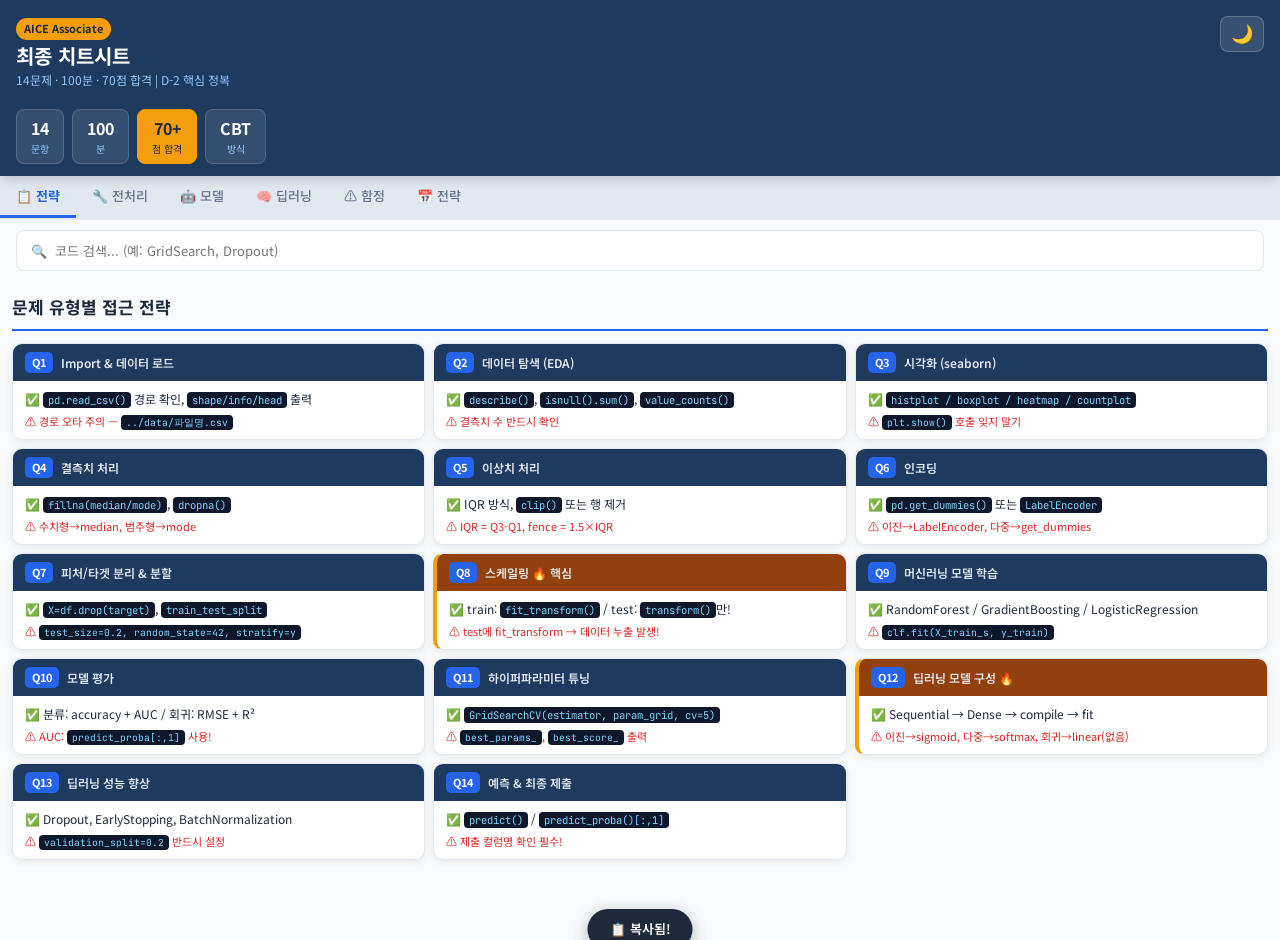
<file: d2/index.html>
<!DOCTYPE html>
<html lang="ko">
<head>
  <meta charset="UTF-8" />
  <meta name="viewport" content="width=device-width, initial-scale=1.0" />
  <title>AICE Associate 치트시트</title>
  <link rel="stylesheet" href="style.css" />
  <link rel="preconnect" href="https://fonts.googleapis.com" />
  <link href="https://fonts.googleapis.com/css2?family=Noto+Sans+KR:wght@400;500;700&family=JetBrains+Mono:wght@400;600&display=swap" rel="stylesheet" />
</head>
<body>

<!-- ── TOP HEADER ── -->
<header class="site-header">
  <div class="header-inner">
    <div class="header-title">
      <span class="badge">AICE Associate</span>
      <h1>최종 치트시트</h1>
      <p class="header-sub">14문제 · 100분 · 70점 합격 | D-2 핵심 정복</p>
    </div>
    <button class="theme-toggle" id="themeToggle" aria-label="다크/라이트 모드">🌙</button>
  </div>

  <!-- STAT CHIPS -->
  <div class="stat-bar">
    <div class="stat-chip"><span class="stat-num">14</span><span class="stat-label">문항</span></div>
    <div class="stat-chip"><span class="stat-num">100</span><span class="stat-label">분</span></div>
    <div class="stat-chip accent"><span class="stat-num">70+</span><span class="stat-label">점 합격</span></div>
    <div class="stat-chip"><span class="stat-num">CBT</span><span class="stat-label">방식</span></div>
  </div>
</header>

<!-- ── TAB NAV ── -->
<nav class="tab-nav" id="tabNav">
  <button class="tab-btn active" data-tab="strategy">📋 전략</button>
  <button class="tab-btn" data-tab="preprocess">🔧 전처리</button>
  <button class="tab-btn" data-tab="model">🤖 모델</button>
  <button class="tab-btn" data-tab="deeplearning">🧠 딥러닝</button>
  <button class="tab-btn" data-tab="pitfalls">⚠️ 함정</button>
  <button class="tab-btn" data-tab="plan">📅 전략</button>
</nav>

<!-- ── SEARCH BAR ── -->
<div class="search-wrap">
  <input class="search-input" id="searchInput" type="text" placeholder="🔍  코드 검색... (예: GridSearch, Dropout)" />
  <div class="search-results" id="searchResults"></div>
</div>

<main class="main-content">

<!-- ══════════════════════════════════════
     TAB 1: 문제 유형별 전략
══════════════════════════════════════ -->
<section class="tab-panel active" id="tab-strategy">
  <h2 class="section-title">문제 유형별 접근 전략</h2>

  <div class="strategy-grid" id="strategyGrid">

    <div class="sq-card" data-q="1">
      <div class="sq-header">
        <span class="q-num">Q1</span>
        <span class="q-type">Import & 데이터 로드</span>
      </div>
      <div class="sq-body">
        <p class="sq-check">✅ <code>pd.read_csv()</code> 경로 확인, <code>shape/info/head</code> 출력</p>
        <p class="sq-warn">⚠️ 경로 오타 주의 — <code>../data/파일명.csv</code></p>
      </div>
    </div>

    <div class="sq-card" data-q="2">
      <div class="sq-header">
        <span class="q-num">Q2</span>
        <span class="q-type">데이터 탐색 (EDA)</span>
      </div>
      <div class="sq-body">
        <p class="sq-check">✅ <code>describe()</code>, <code>isnull().sum()</code>, <code>value_counts()</code></p>
        <p class="sq-warn">⚠️ 결측치 수 반드시 확인</p>
      </div>
    </div>

    <div class="sq-card" data-q="3">
      <div class="sq-header">
        <span class="q-num">Q3</span>
        <span class="q-type">시각화 (seaborn)</span>
      </div>
      <div class="sq-body">
        <p class="sq-check">✅ <code>histplot / boxplot / heatmap / countplot</code></p>
        <p class="sq-warn">⚠️ <code>plt.show()</code> 호출 잊지 말기</p>
      </div>
    </div>

    <div class="sq-card" data-q="4">
      <div class="sq-header">
        <span class="q-num">Q4</span>
        <span class="q-type">결측치 처리</span>
      </div>
      <div class="sq-body">
        <p class="sq-check">✅ <code>fillna(median/mode)</code>, <code>dropna()</code></p>
        <p class="sq-warn">⚠️ 수치형→median, 범주형→mode</p>
      </div>
    </div>

    <div class="sq-card" data-q="5">
      <div class="sq-header">
        <span class="q-num">Q5</span>
        <span class="q-type">이상치 처리</span>
      </div>
      <div class="sq-body">
        <p class="sq-check">✅ IQR 방식, <code>clip()</code> 또는 행 제거</p>
        <p class="sq-warn">⚠️ IQR = Q3-Q1, fence = 1.5×IQR</p>
      </div>
    </div>

    <div class="sq-card" data-q="6">
      <div class="sq-header">
        <span class="q-num">Q6</span>
        <span class="q-type">인코딩</span>
      </div>
      <div class="sq-body">
        <p class="sq-check">✅ <code>pd.get_dummies()</code> 또는 <code>LabelEncoder</code></p>
        <p class="sq-warn">⚠️ 이진→LabelEncoder, 다중→get_dummies</p>
      </div>
    </div>

    <div class="sq-card" data-q="7">
      <div class="sq-header">
        <span class="q-num">Q7</span>
        <span class="q-type">피처/타겟 분리 & 분할</span>
      </div>
      <div class="sq-body">
        <p class="sq-check">✅ <code>X=df.drop(target)</code>, <code>train_test_split</code></p>
        <p class="sq-warn">⚠️ <code>test_size=0.2, random_state=42, stratify=y</code></p>
      </div>
    </div>

    <div class="sq-card highlight" data-q="8">
      <div class="sq-header">
        <span class="q-num">Q8</span>
        <span class="q-type">스케일링 🔥 핵심</span>
      </div>
      <div class="sq-body">
        <p class="sq-check">✅ train: <code>fit_transform()</code> / test: <code>transform()</code>만!</p>
        <p class="sq-warn">⚠️ test에 fit_transform → 데이터 누출 발생!</p>
      </div>
    </div>

    <div class="sq-card" data-q="9">
      <div class="sq-header">
        <span class="q-num">Q9</span>
        <span class="q-type">머신러닝 모델 학습</span>
      </div>
      <div class="sq-body">
        <p class="sq-check">✅ RandomForest / GradientBoosting / LogisticRegression</p>
        <p class="sq-warn">⚠️ <code>clf.fit(X_train_s, y_train)</code></p>
      </div>
    </div>

    <div class="sq-card" data-q="10">
      <div class="sq-header">
        <span class="q-num">Q10</span>
        <span class="q-type">모델 평가</span>
      </div>
      <div class="sq-body">
        <p class="sq-check">✅ 분류: accuracy + AUC / 회귀: RMSE + R²</p>
        <p class="sq-warn">⚠️ AUC: <code>predict_proba[:,1]</code> 사용!</p>
      </div>
    </div>

    <div class="sq-card" data-q="11">
      <div class="sq-header">
        <span class="q-num">Q11</span>
        <span class="q-type">하이퍼파라미터 튜닝</span>
      </div>
      <div class="sq-body">
        <p class="sq-check">✅ <code>GridSearchCV(estimator, param_grid, cv=5)</code></p>
        <p class="sq-warn">⚠️ <code>best_params_</code>, <code>best_score_</code> 출력</p>
      </div>
    </div>

    <div class="sq-card highlight" data-q="12">
      <div class="sq-header">
        <span class="q-num">Q12</span>
        <span class="q-type">딥러닝 모델 구성 🔥</span>
      </div>
      <div class="sq-body">
        <p class="sq-check">✅ Sequential → Dense → compile → fit</p>
        <p class="sq-warn">⚠️ 이진→sigmoid, 다중→softmax, 회귀→linear(없음)</p>
      </div>
    </div>

    <div class="sq-card" data-q="13">
      <div class="sq-header">
        <span class="q-num">Q13</span>
        <span class="q-type">딥러닝 성능 향상</span>
      </div>
      <div class="sq-body">
        <p class="sq-check">✅ Dropout, EarlyStopping, BatchNormalization</p>
        <p class="sq-warn">⚠️ <code>validation_split=0.2</code> 반드시 설정</p>
      </div>
    </div>

    <div class="sq-card" data-q="14">
      <div class="sq-header">
        <span class="q-num">Q14</span>
        <span class="q-type">예측 & 최종 제출</span>
      </div>
      <div class="sq-body">
        <p class="sq-check">✅ <code>predict()</code> / <code>predict_proba()[:,1]</code></p>
        <p class="sq-warn">⚠️ 제출 컬럼명 확인 필수!</p>
      </div>
    </div>

  </div>
</section>

<!-- ══════════════════════════════════════
     TAB 2: 전처리 코드
══════════════════════════════════════ -->
<section class="tab-panel" id="tab-preprocess">
  <h2 class="section-title">전처리 핵심 코드</h2>

  <div class="code-section">
    <div class="code-header">
      <span class="code-label">📦 Import 완전판</span>
      <button class="copy-btn" data-target="code-import">복사</button>
    </div>
    <pre class="code-block" id="code-import"><code>import pandas as pd
import numpy as np
import matplotlib.pyplot as plt
import seaborn as sns

from sklearn.model_selection import train_test_split, GridSearchCV
from sklearn.preprocessing import StandardScaler, LabelEncoder
from sklearn.ensemble import RandomForestClassifier, GradientBoostingClassifier
from sklearn.ensemble import RandomForestRegressor, GradientBoostingRegressor
from sklearn.linear_model import LogisticRegression, LinearRegression, Ridge
from sklearn.tree import DecisionTreeClassifier
from sklearn.metrics import (accuracy_score, roc_auc_score, f1_score,
    mean_squared_error, r2_score, classification_report)

from tensorflow.keras.models import Sequential
from tensorflow.keras.layers import Dense, Dropout, BatchNormalization
from tensorflow.keras.callbacks import EarlyStopping</code></pre>
  </div>

  <div class="code-section">
    <div class="code-header">
      <span class="code-label">🔍 EDA 기본 패턴</span>
      <button class="copy-btn" data-target="code-eda">복사</button>
    </div>
    <pre class="code-block" id="code-eda"><code>df = pd.read_csv('../data/파일명.csv')
print(df.shape)           # (rows, cols)
print(df.info())          # dtype + 결측치
print(df.describe())      # 통계량
print(df.isnull().sum())  # 결측치 수
print(df['target'].value_counts())  # 클래스 분포</code></pre>
  </div>

  <div class="code-section">
    <div class="code-header">
      <span class="code-label">🩹 결측치 처리</span>
      <button class="copy-btn" data-target="code-missing">복사</button>
    </div>
    <pre class="code-block" id="code-missing"><code># 수치형 → 중앙값
for col in df.select_dtypes(include='number').columns:
    df[col].fillna(df[col].median(), inplace=True)

# 범주형 → 최빈값
for col in df.select_dtypes(include='object').columns:
    df[col].fillna(df[col].mode()[0], inplace=True)</code></pre>
  </div>

  <div class="code-section">
    <div class="code-header">
      <span class="code-label">🏷️ 인코딩</span>
      <button class="copy-btn" data-target="code-encode">복사</button>
    </div>
    <pre class="code-block" id="code-encode"><code># 방법1: get_dummies (원-핫 인코딩)
df = pd.get_dummies(df, drop_first=True)

# 방법2: LabelEncoder
le = LabelEncoder()
df['col'] = le.fit_transform(df['col'])

# 방법3: map (이진 직접 매핑)
df['gender'] = df['gender'].map({'M': 1, 'F': 0})</code></pre>
  </div>

  <div class="code-section">
    <div class="code-header">
      <span class="code-label">✂️ 피처/타겟 분리 & 분할</span>
      <button class="copy-btn" data-target="code-split">복사</button>
    </div>
    <pre class="code-block" id="code-split"><code>X = df.drop(columns=['target'])
y = df['target']

X_train, X_test, y_train, y_test = train_test_split(
    X, y, test_size=0.2, random_state=42, stratify=y)
# ※ 회귀는 stratify 제거!</code></pre>
  </div>

  <div class="code-section warn-section">
    <div class="code-header">
      <span class="code-label">⚖️ 스케일링 ⚠️ 가장 중요!</span>
      <button class="copy-btn" data-target="code-scale">복사</button>
    </div>
    <pre class="code-block" id="code-scale"><code>scaler = StandardScaler()
X_train_s = scaler.fit_transform(X_train)  # fit + transform
X_test_s  = scaler.transform(X_test)       # transform만!!

# ❌ 절대 금지: X_test_s = scaler.fit_transform(X_test)
# → test에 fit 하면 데이터 누출 발생!</code></pre>
  </div>

  <div class="code-section">
    <div class="code-header">
      <span class="code-label">📊 시각화 패턴</span>
      <button class="copy-btn" data-target="code-viz">복사</button>
    </div>
    <pre class="code-block" id="code-viz"><code># 분포 확인
sns.histplot(df['col'], kde=True); plt.show()
sns.boxplot(x='target', y='col', data=df); plt.show()

# 상관관계 히트맵
corr = df.corr(numeric_only=True)
plt.figure(figsize=(10, 8))
sns.heatmap(corr, annot=True, fmt='.2f', cmap='coolwarm')
plt.tight_layout(); plt.show()

# 범주형 분포
sns.countplot(x='target', data=df); plt.show()</code></pre>
  </div>
</section>

<!-- ══════════════════════════════════════
     TAB 3: 머신러닝 모델
══════════════════════════════════════ -->
<section class="tab-panel" id="tab-model">
  <h2 class="section-title">머신러닝 모델 & 평가</h2>

  <div class="code-section">
    <div class="code-header">
      <span class="code-label">🎯 분류 모델 학습 & 평가</span>
      <button class="copy-btn" data-target="code-clf">복사</button>
    </div>
    <pre class="code-block" id="code-clf"><code>clf = RandomForestClassifier(n_estimators=100, random_state=42)
clf.fit(X_train_s, y_train)
y_pred = clf.predict(X_test_s)
y_prob = clf.predict_proba(X_test_s)[:, 1]

print('Accuracy:', accuracy_score(y_test, y_pred))
print('AUC:     ', roc_auc_score(y_test, y_prob))
print('F1:      ', f1_score(y_test, y_pred))
print(classification_report(y_test, y_pred))</code></pre>
  </div>

  <div class="code-section">
    <div class="code-header">
      <span class="code-label">📈 회귀 모델 학습 & 평가</span>
      <button class="copy-btn" data-target="code-reg">복사</button>
    </div>
    <pre class="code-block" id="code-reg"><code>reg = RandomForestRegressor(n_estimators=100, random_state=42)
reg.fit(X_train_s, y_train)
y_pred = reg.predict(X_test_s)

rmse = np.sqrt(mean_squared_error(y_test, y_pred))
r2   = r2_score(y_test, y_pred)
print(f'RMSE: {rmse:.4f}, R2: {r2:.4f}')</code></pre>
  </div>

  <div class="code-section">
    <div class="code-header">
      <span class="code-label">🔎 GridSearchCV 하이퍼파라미터 튜닝</span>
      <button class="copy-btn" data-target="code-grid">복사</button>
    </div>
    <pre class="code-block" id="code-grid"><code>param_grid = {
    'n_estimators': [100, 200],
    'max_depth': [3, 5, None],
}
gs = GridSearchCV(clf, param_grid, cv=5, scoring='roc_auc', n_jobs=-1)
gs.fit(X_train_s, y_train)
print('Best params:', gs.best_params_)
print('Best score: ', gs.best_score_)
best_model = gs.best_estimator_</code></pre>
  </div>

  <!-- 평가지표 표 -->
  <h3 class="subsection-title">📏 평가지표 정리</h3>
  <div class="table-wrap">
    <table class="info-table">
      <thead>
        <tr><th>지표</th><th>코드</th><th>용도</th></tr>
      </thead>
      <tbody>
        <tr><td>Accuracy</td><td><code>accuracy_score(y_test, y_pred)</code></td><td>균형 데이터 분류</td></tr>
        <tr><td>AUC-ROC</td><td><code>roc_auc_score(y_test, y_prob)</code></td><td>불균형 이진 분류</td></tr>
        <tr><td>F1-Score</td><td><code>f1_score(y_test, y_pred)</code></td><td>불균형 분류</td></tr>
        <tr><td>RMSE</td><td><code>np.sqrt(mean_squared_error(y, yp))</code></td><td>회귀 (낮을수록 좋음)</td></tr>
        <tr><td>R²</td><td><code>r2_score(y_test, y_pred)</code></td><td>회귀 (1에 가까울수록 좋음)</td></tr>
        <tr><td>MAE</td><td><code>mean_absolute_error(y_test, y_pred)</code></td><td>이상치 강건 회귀</td></tr>
      </tbody>
    </table>
  </div>

  <div class="code-section">
    <div class="code-header">
      <span class="code-label">⚖️ 클래스 불균형 처리</span>
      <button class="copy-btn" data-target="code-imbalance">복사</button>
    </div>
    <pre class="code-block" id="code-imbalance"><code># 방법1: class_weight='balanced'
clf = RandomForestClassifier(class_weight='balanced', random_state=42)

# 방법2: compute_class_weight
from sklearn.utils.class_weight import compute_class_weight
cw = compute_class_weight('balanced', classes=np.unique(y_train), y=y_train)
cw_dict = dict(enumerate(cw))

# 방법3: 예측 임계값 조정
threshold = 0.3  # 기본 0.5 대신 낮춰서 소수 클래스 더 잘 잡기
y_pred = (y_prob >= threshold).astype(int)</code></pre>
  </div>
</section>

<!-- ══════════════════════════════════════
     TAB 4: 딥러닝
══════════════════════════════════════ -->
<section class="tab-panel" id="tab-deeplearning">
  <h2 class="section-title">딥러닝 (Keras) 완전 정복</h2>

  <!-- 딥러닝 3가지 유형 비교 -->
  <h3 class="subsection-title">🧠 유형별 핵심 비교 — 반드시 암기!</h3>
  <div class="table-wrap">
    <table class="info-table dl-table">
      <thead>
        <tr><th>유형</th><th>출력층 활성화</th><th>loss</th><th>metrics</th></tr>
      </thead>
      <tbody>
        <tr class="highlight-row">
          <td><strong>이진 분류</strong></td>
          <td><code>sigmoid</code> (units=1)</td>
          <td><code>binary_crossentropy</code></td>
          <td><code>['accuracy']</code></td>
        </tr>
        <tr>
          <td><strong>다중 분류</strong></td>
          <td><code>softmax</code> (units=클래스수)</td>
          <td><code>sparse_categorical_crossentropy</code></td>
          <td><code>['accuracy']</code></td>
        </tr>
        <tr class="highlight-row">
          <td><strong>회귀</strong></td>
          <td><code>linear</code> / 없음 (units=1)</td>
          <td><code>mse</code></td>
          <td><code>['mae']</code></td>
        </tr>
      </tbody>
    </table>
  </div>

  <div class="code-section">
    <div class="code-header">
      <span class="code-label">🔵 이진 분류 딥러닝 전체 코드</span>
      <button class="copy-btn" data-target="code-dl-binary">복사</button>
    </div>
    <pre class="code-block" id="code-dl-binary"><code>model = Sequential([
    Dense(128, activation='relu', input_shape=(X_train_s.shape[1],)),
    Dropout(0.3),
    Dense(64, activation='relu'),
    Dropout(0.2),
    Dense(1, activation='sigmoid')   # 이진 분류
])

model.compile(
    optimizer='adam',
    loss='binary_crossentropy',
    metrics=['accuracy']
)

es = EarlyStopping(monitor='val_loss', patience=10, restore_best_weights=True)

history = model.fit(
    X_train_s, y_train,
    epochs=100, batch_size=32,
    validation_split=0.2,
    callbacks=[es], verbose=0
)

y_prob = model.predict(X_test_s).flatten()
y_pred = (y_prob >= 0.5).astype(int)
print('AUC:', roc_auc_score(y_test, y_prob))
print('Acc:', accuracy_score(y_test, y_pred))</code></pre>
  </div>

  <div class="code-section">
    <div class="code-header">
      <span class="code-label">🟢 회귀 딥러닝 전체 코드</span>
      <button class="copy-btn" data-target="code-dl-reg">복사</button>
    </div>
    <pre class="code-block" id="code-dl-reg"><code>model = Sequential([
    Dense(128, activation='relu', input_shape=(X_train_s.shape[1],)),
    Dropout(0.3),
    Dense(64, activation='relu'),
    Dense(1)   # 회귀: 활성화 없음 (linear)
])

model.compile(optimizer='adam', loss='mse', metrics=['mae'])

es = EarlyStopping(monitor='val_loss', patience=10, restore_best_weights=True)

history = model.fit(
    X_train_s, y_train,
    epochs=100, batch_size=32,
    validation_split=0.2,
    callbacks=[es], verbose=0
)

y_pred = model.predict(X_test_s).flatten()
rmse = np.sqrt(mean_squared_error(y_test, y_pred))
r2   = r2_score(y_test, y_pred)
print(f'RMSE: {rmse:.4f}, R2: {r2:.4f}')</code></pre>
  </div>

  <h3 class="subsection-title">⚡ 성능 향상 기법</h3>
  <div class="table-wrap">
    <table class="info-table">
      <thead>
        <tr><th>기법</th><th>코드</th><th>효과</th></tr>
      </thead>
      <tbody>
        <tr><td>Dropout</td><td><code>Dropout(0.3)</code></td><td>과적합 방지</td></tr>
        <tr><td>EarlyStopping</td><td><code>EarlyStopping(patience=10, restore_best_weights=True)</code></td><td>최적 가중치 복원</td></tr>
        <tr><td>BatchNorm</td><td><code>BatchNormalization()</code></td><td>학습 안정화</td></tr>
        <tr><td>Learning Rate</td><td><code>Adam(learning_rate=0.001)</code></td><td>기본값 권장</td></tr>
      </tbody>
    </table>
  </div>

  <div class="code-section">
    <div class="code-header">
      <span class="code-label">⚖️ 딥러닝 클래스 불균형 처리</span>
      <button class="copy-btn" data-target="code-dl-imbalance">복사</button>
    </div>
    <pre class="code-block" id="code-dl-imbalance"><code>from sklearn.utils.class_weight import compute_class_weight
cw = compute_class_weight('balanced', classes=np.unique(y_train), y=y_train)
cw_dict = dict(enumerate(cw))

model.fit(X_train_s, y_train,
          class_weight=cw_dict,
          epochs=100, batch_size=32,
          validation_split=0.2,
          callbacks=[es], verbose=0)</code></pre>
  </div>
</section>

<!-- ══════════════════════════════════════
     TAB 5: 함정 TOP 10
══════════════════════════════════════ -->
<section class="tab-panel" id="tab-pitfalls">
  <h2 class="section-title">⚠️ 자주 틀리는 함정 TOP 10</h2>

  <div class="pitfall-list">

    <div class="pitfall-card critical">
      <div class="pitfall-num">01</div>
      <div class="pitfall-content">
        <div class="pitfall-title">test에 fit_transform 사용 🔥 최다 실수</div>
        <div class="pitfall-bad">❌ <code>X_test_s = scaler.fit_transform(X_test)</code></div>
        <div class="pitfall-good">✅ <code>X_test_s = scaler.transform(X_test)</code></div>
      </div>
    </div>

    <div class="pitfall-card">
      <div class="pitfall-num">02</div>
      <div class="pitfall-content">
        <div class="pitfall-title">stratify 빼먹기 (분류)</div>
        <div class="pitfall-good">✅ <code>train_test_split(X, y, stratify=y, test_size=0.2, random_state=42)</code></div>
      </div>
    </div>

    <div class="pitfall-card critical">
      <div class="pitfall-num">03</div>
      <div class="pitfall-content">
        <div class="pitfall-title">predict vs predict_proba 혼동 🔥</div>
        <div class="pitfall-bad">❌ AUC에 <code>predict()</code> 사용</div>
        <div class="pitfall-good">✅ AUC: <code>predict_proba()[:,1]</code> / Accuracy: <code>predict()</code></div>
      </div>
    </div>

    <div class="pitfall-card critical">
      <div class="pitfall-num">04</div>
      <div class="pitfall-content">
        <div class="pitfall-title">딥러닝 출력층 활성화 오류 🔥</div>
        <div class="pitfall-good">✅ 이진분류 → <code>sigmoid</code> / 다중분류 → <code>softmax</code> / 회귀 → 없음</div>
      </div>
    </div>

    <div class="pitfall-card">
      <div class="pitfall-num">05</div>
      <div class="pitfall-content">
        <div class="pitfall-title">loss 함수와 활성화 불일치</div>
        <div class="pitfall-good">✅ <code>binary_crossentropy</code> ↔ <code>sigmoid</code> / <code>mse</code> ↔ linear</div>
      </div>
    </div>

    <div class="pitfall-card">
      <div class="pitfall-num">06</div>
      <div class="pitfall-content">
        <div class="pitfall-title">결측치 처리 후 인코딩 안 함</div>
        <div class="pitfall-good">✅ fillna 후 반드시 <code>get_dummies</code> 또는 <code>LabelEncoder</code> 적용</div>
      </div>
    </div>

    <div class="pitfall-card">
      <div class="pitfall-num">07</div>
      <div class="pitfall-content">
        <div class="pitfall-title">inplace=True 생략</div>
        <div class="pitfall-bad">❌ <code>df['col'].fillna(val)</code> — 원본 변경 안 됨!</div>
        <div class="pitfall-good">✅ <code>df['col'].fillna(val, inplace=True)</code></div>
      </div>
    </div>

    <div class="pitfall-card">
      <div class="pitfall-num">08</div>
      <div class="pitfall-content">
        <div class="pitfall-title">피처 중요도 인덱스 오류</div>
        <div class="pitfall-good">✅ <code>pd.Series(clf.feature_importances_, index=X.columns)</code></div>
      </div>
    </div>

    <div class="pitfall-card">
      <div class="pitfall-num">09</div>
      <div class="pitfall-content">
        <div class="pitfall-title">GridSearchCV scoring 부호 주의</div>
        <div class="pitfall-good">✅ 회귀: <code>scoring='neg_mean_squared_error'</code> (음수 값!)</div>
      </div>
    </div>

    <div class="pitfall-card">
      <div class="pitfall-num">10</div>
      <div class="pitfall-content">
        <div class="pitfall-title">Boolean 인덱싱 원본 변경 안 됨</div>
        <div class="pitfall-bad">❌ <code>df[df['col'] < upper]</code> 만 쓰면 원본 그대로</div>
        <div class="pitfall-good">✅ <code>df_clean = df[df['col'] < upper]</code> 새 변수 할당!</div>
      </div>
    </div>

  </div>
</section>

<!-- ══════════════════════════════════════
     TAB 6: D-2 공부 전략
══════════════════════════════════════ -->
<section class="tab-panel" id="tab-plan">
  <h2 class="section-title">📅 D-2 최종 공부 전략</h2>

  <div class="plan-grid">
    <div class="plan-day day1">
      <div class="plan-day-header">D-2 오늘</div>
      <div class="plan-slots">
        <div class="plan-slot">
          <div class="plan-time">☀️ 오전 (2~3시간)</div>
          <ul>
            <li>치트시트 정독 + 핵심 코드 손으로 써보기</li>
            <li>1~10회차 노트북 직접 실행</li>
          </ul>
        </div>
        <div class="plan-slot">
          <div class="plan-time">🌤 오후 (2~3시간)</div>
          <ul>
            <li>11~20회차 노트북 실행</li>
            <li>모르는 패턴 체크 후 반복</li>
          </ul>
        </div>
        <div class="plan-slot">
          <div class="plan-time">🌙 저녁 (1~2시간)</div>
          <ul>
            <li>오답/어려운 유형만 재복습</li>
            <li>함정 TOP 10 재확인</li>
          </ul>
        </div>
      </div>
    </div>

    <div class="plan-day day2">
      <div class="plan-day-header">D-1 내일</div>
      <div class="plan-slots">
        <div class="plan-slot">
          <div class="plan-time">☀️ 오전 (2~3시간)</div>
          <ul>
            <li>21~30회차 노트북 실행</li>
            <li>딥러닝 코드 집중 반복</li>
          </ul>
        </div>
        <div class="plan-slot">
          <div class="plan-time">🌤 오후 (1~2시간)</div>
          <ul>
            <li>전체 치트시트 빠르게 복습</li>
            <li>스케일링/딥러닝 활성화 최종 확인</li>
          </ul>
        </div>
        <div class="plan-slot">
          <div class="plan-time">🌙 저녁</div>
          <ul>
            <li>충분한 휴식 🛌</li>
            <li>시험 환경 설정 확인</li>
          </ul>
        </div>
      </div>
    </div>
  </div>

  <h3 class="subsection-title">✅ 시험 당일 체크리스트</h3>
  <div class="checklist" id="checklist">
    <label class="check-item"><input type="checkbox" /><span>Jupyter Notebook 환경 동작 확인 (<kbd>Shift+Enter</kbd> = 셀 실행)</span></label>
    <label class="check-item"><input type="checkbox" /><span>문제 읽자마자 <strong>분류/회귀</strong> 여부 먼저 파악 → 적절한 모델/지표 선택</span></label>
    <label class="check-item"><input type="checkbox" /><span><code>target</code> 컬럼명 확인 후 <code>X = df.drop(columns=[target])</code> 실행</span></label>
    <label class="check-item"><input type="checkbox" /><span>스케일링: train → <code>fit_transform</code> / test → <code>transform</code>만!</span></label>
    <label class="check-item"><input type="checkbox" /><span>딥러닝 <code>input_shape=(X_train_s.shape[1],)</code> 잊지 말기</span></label>
    <label class="check-item"><input type="checkbox" /><span>시간 배분: Q1~Q8 (50분) / Q9~Q14 (50분)</span></label>
    <label class="check-item"><input type="checkbox" /><span>막히면 넘어가고 아는 문제부터! 나중에 돌아오기</span></label>
    <label class="check-item"><input type="checkbox" /><span>AUC 계산 시 <code>predict_proba()[:,1]</code> 사용</span></label>
  </div>

  <div class="tip-box">
    <div class="tip-icon">💡</div>
    <div class="tip-text">
      <strong>합격 공식:</strong> 스케일링 test엔 transform만 + 딥러닝 출력층 활성화 3가지 암기 + AUC엔 predict_proba ← 이 3가지만 완벽하면 70점 이상!
    </div>
  </div>
</section>

</main>

<!-- TOAST -->
<div class="toast" id="toast">📋 복사됨!</div>

<script src="script.js"></script>
</body>
</html>
</file>
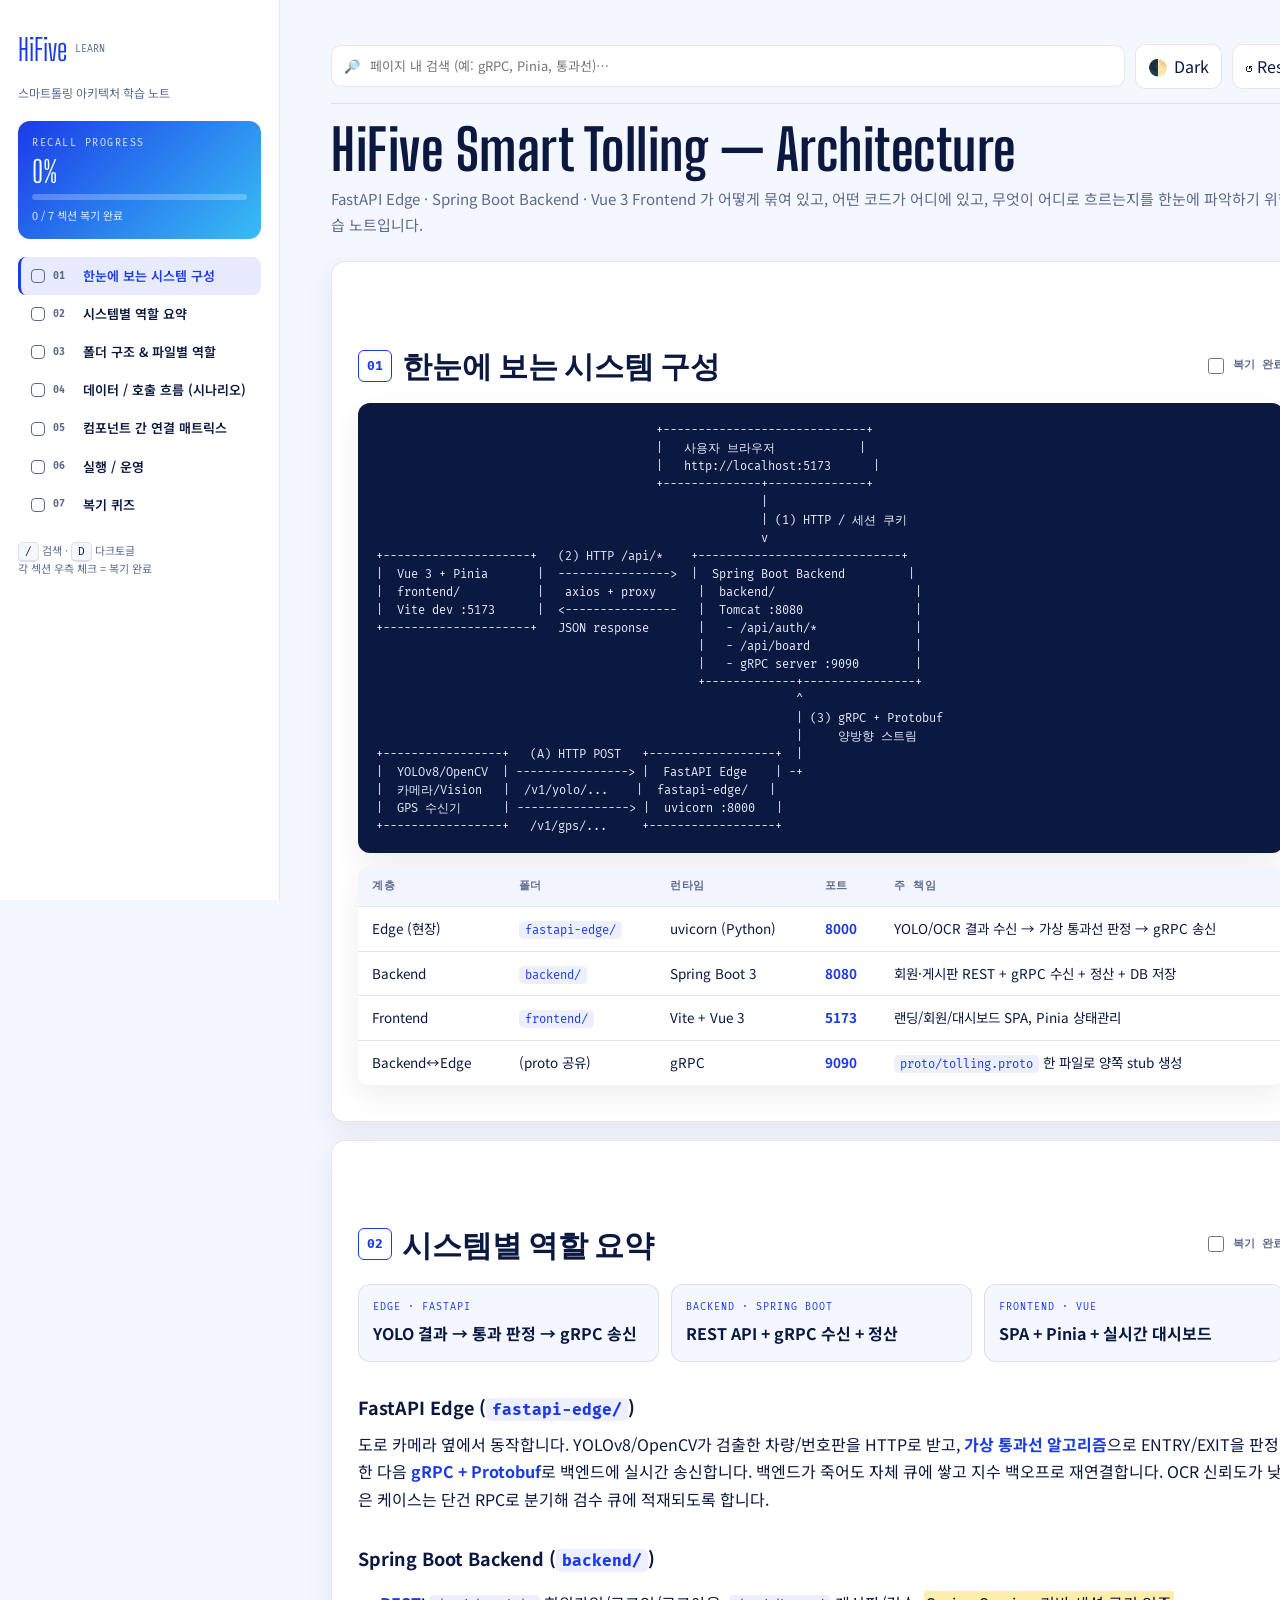
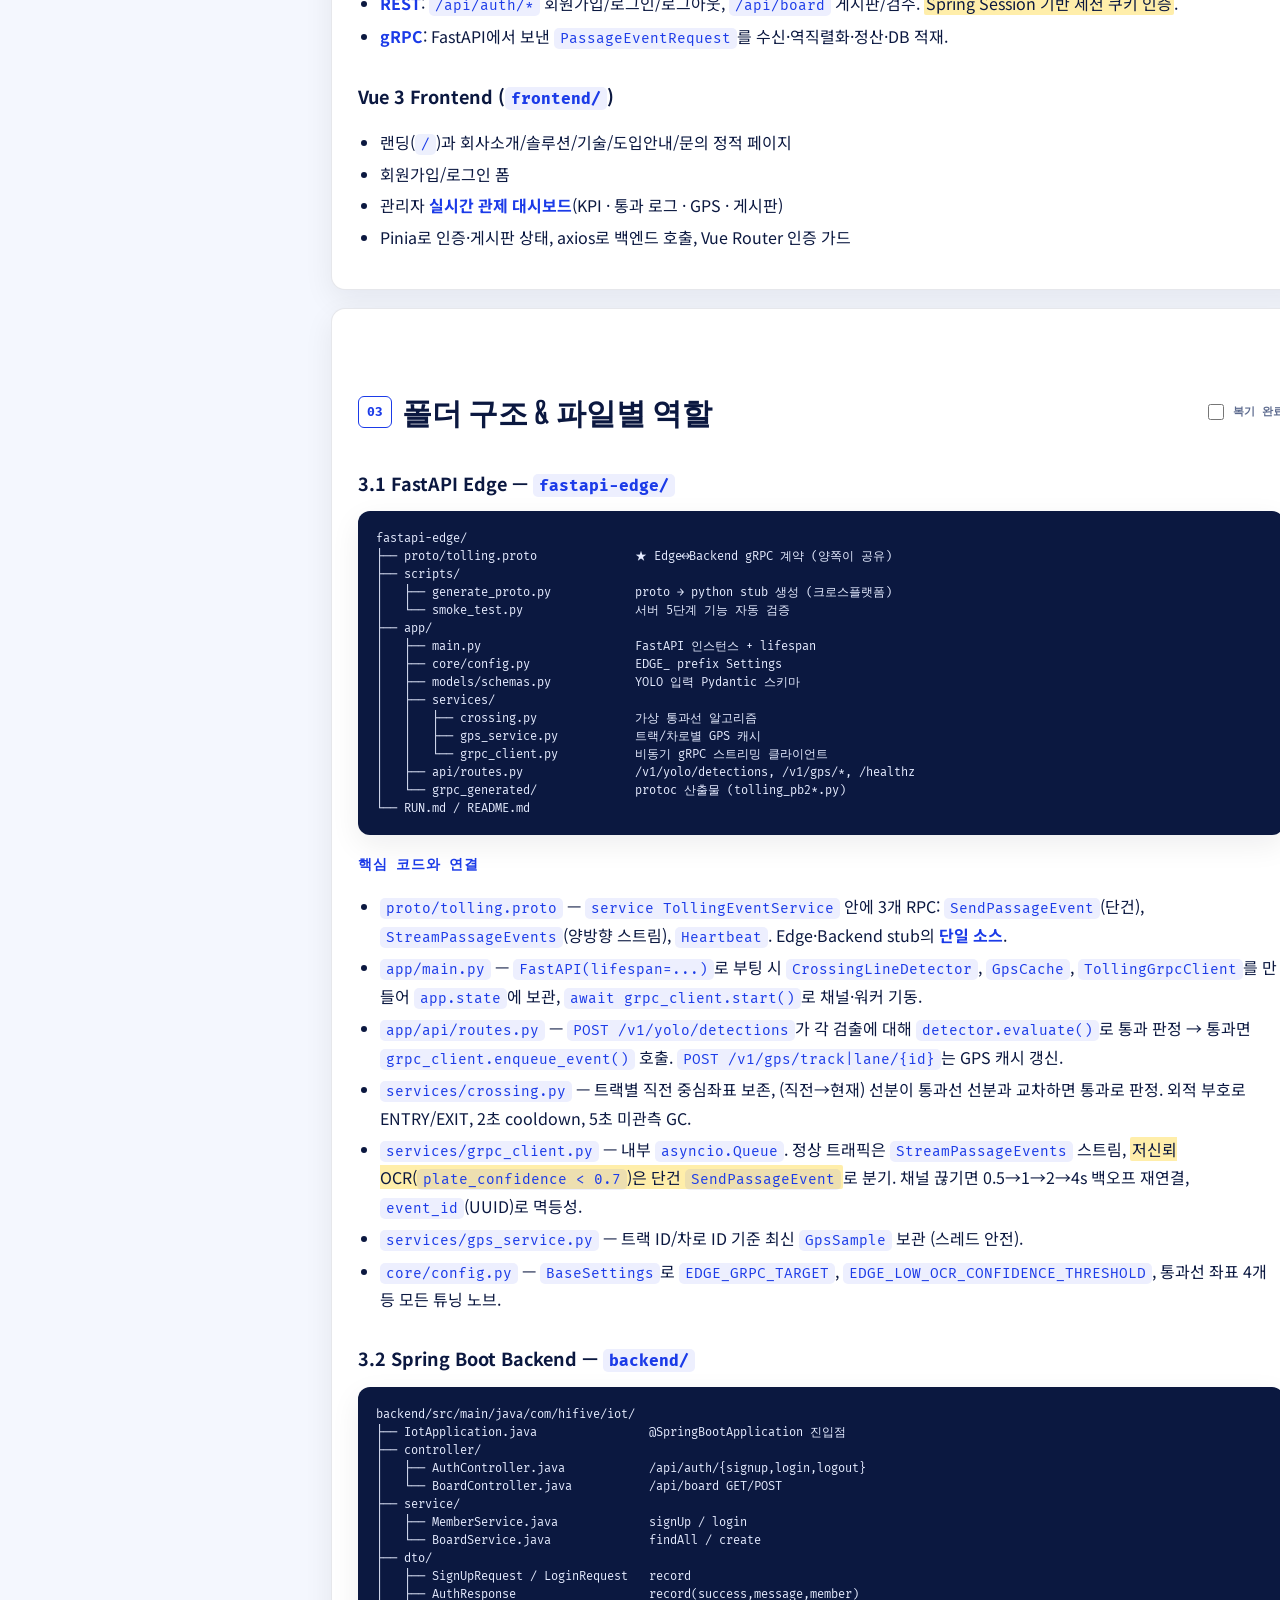
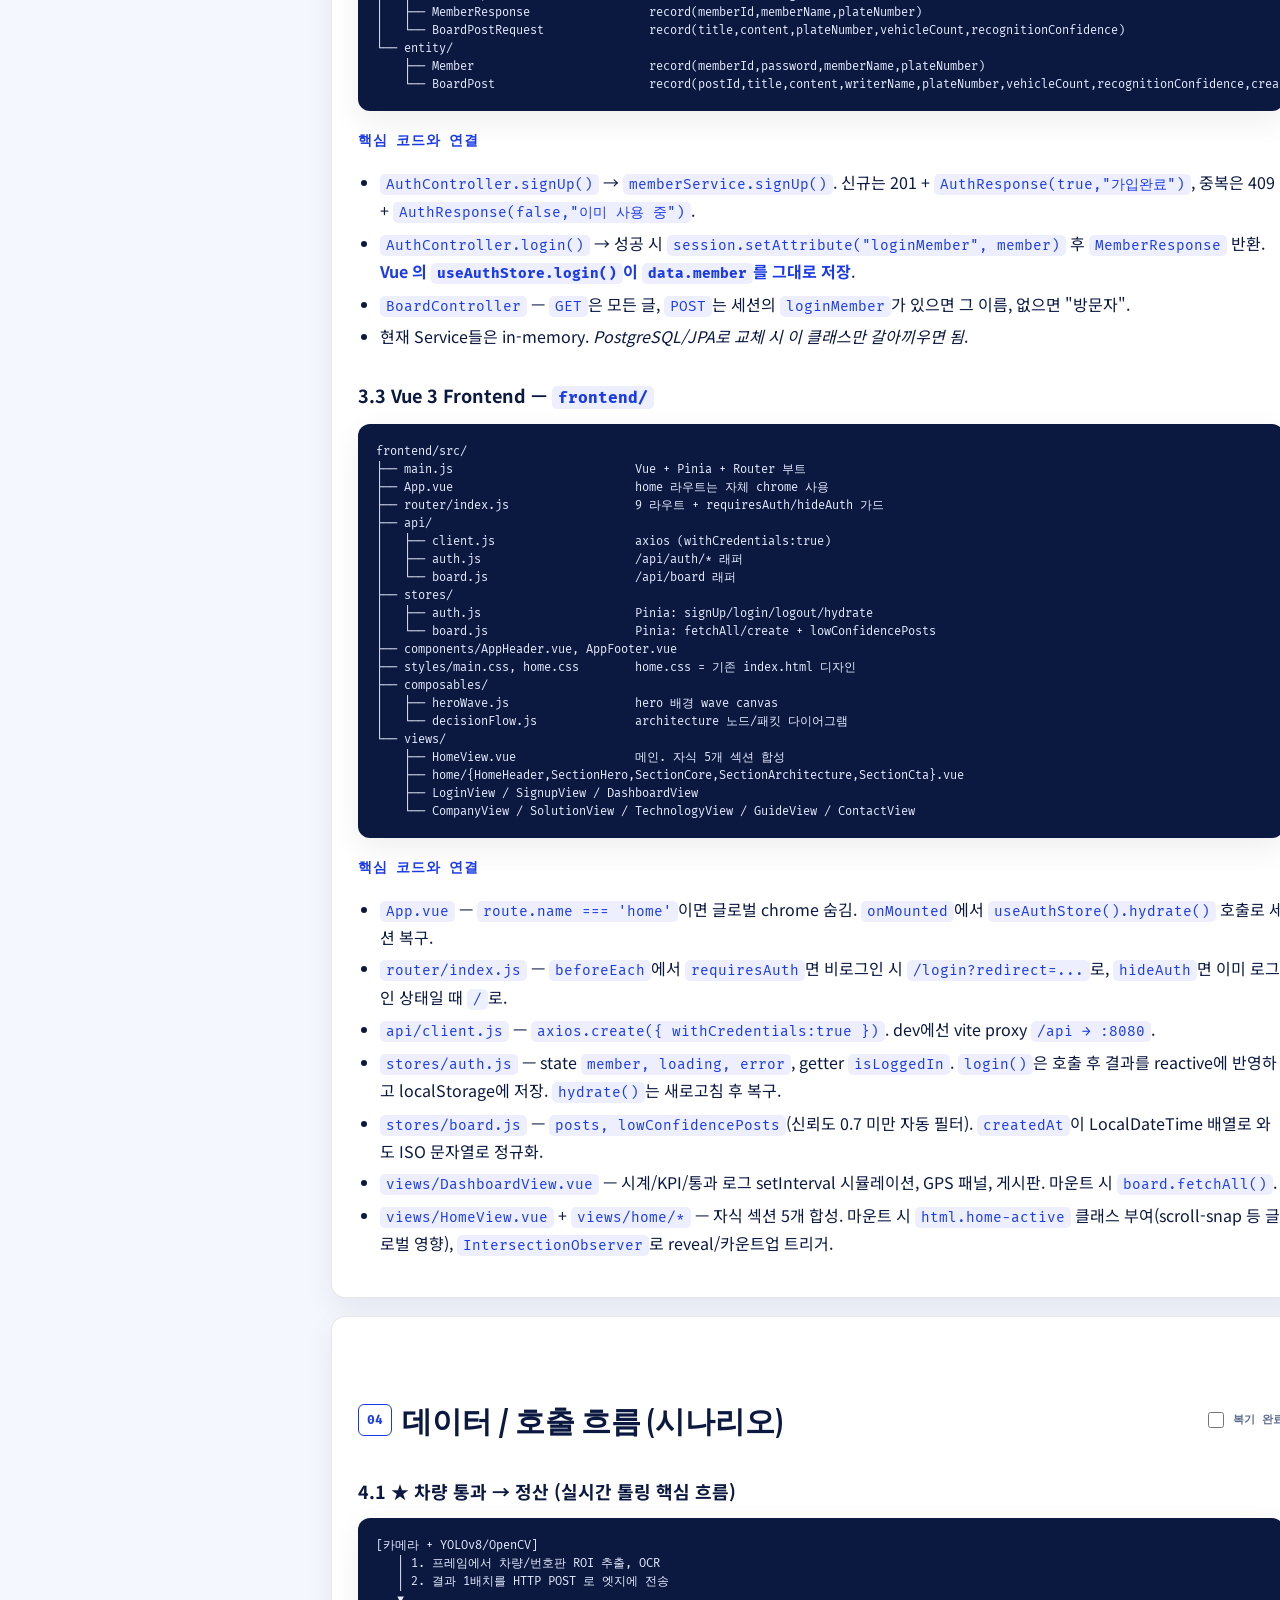
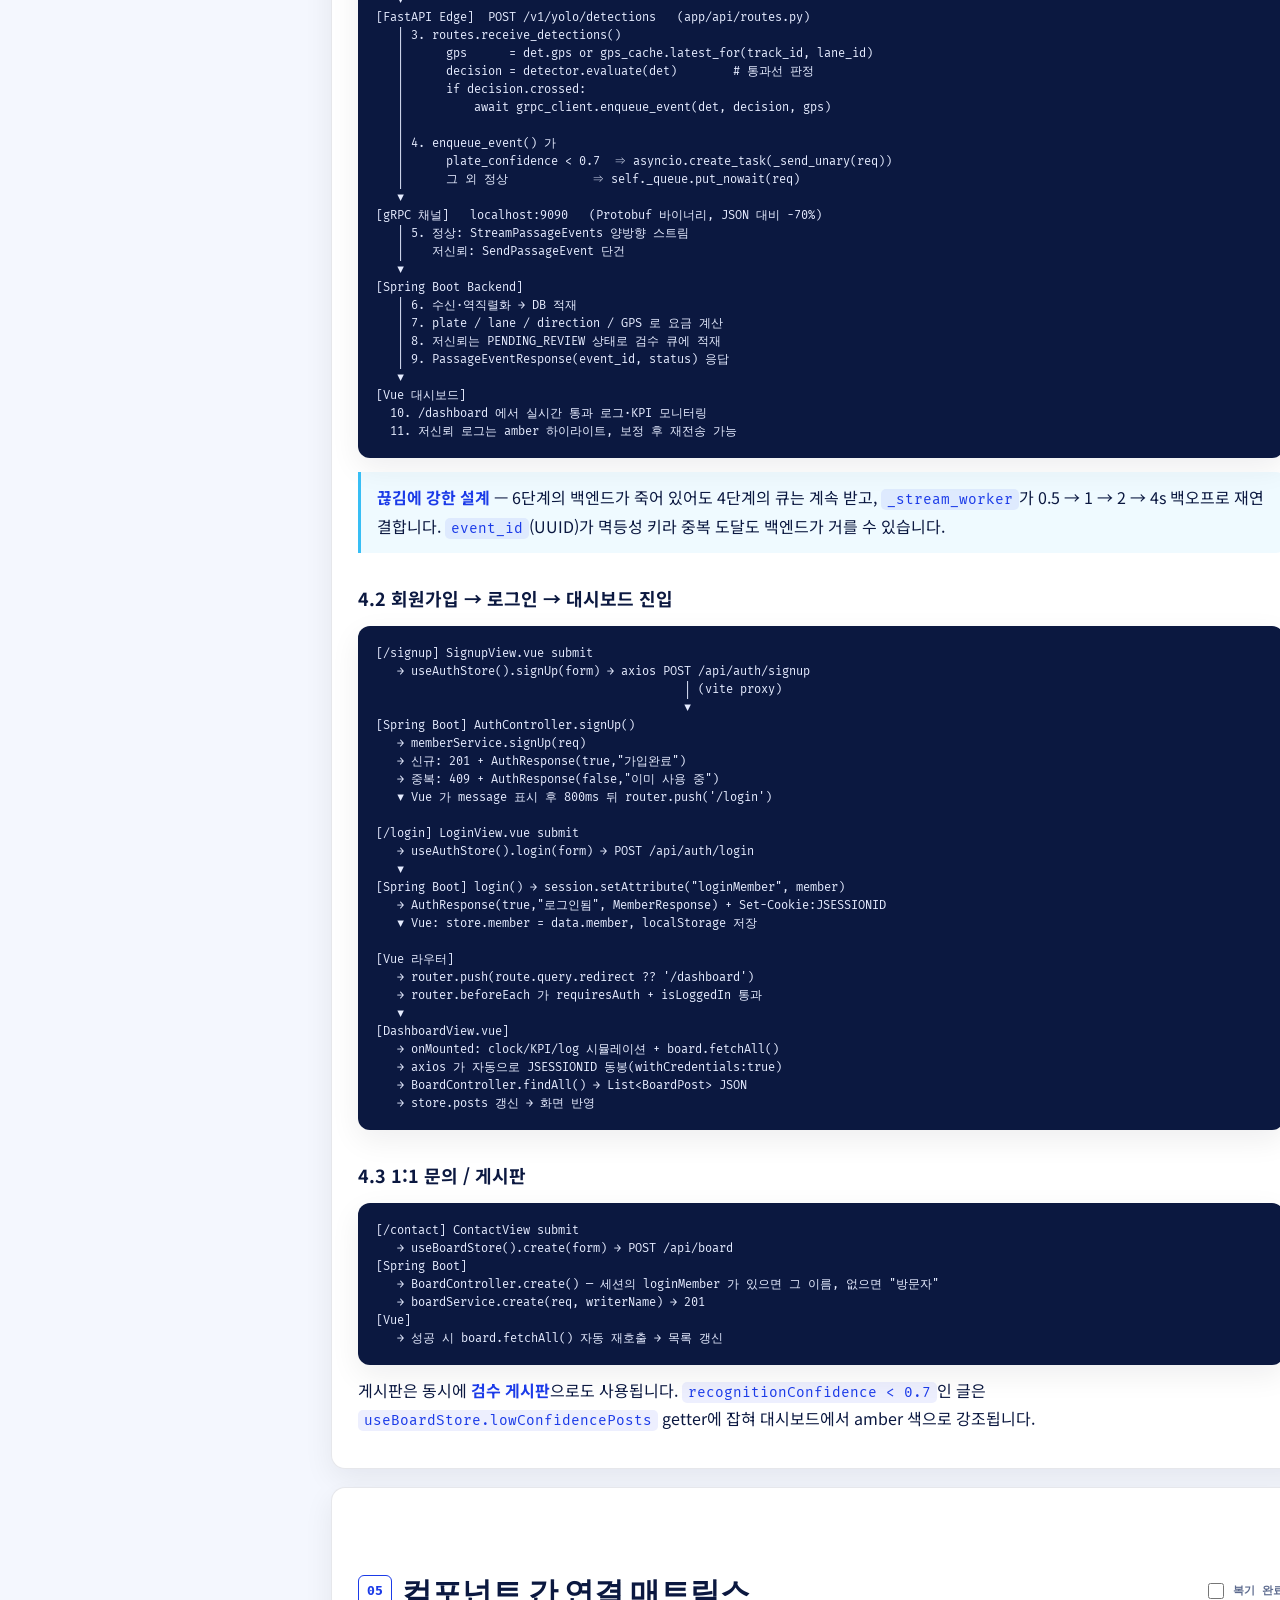
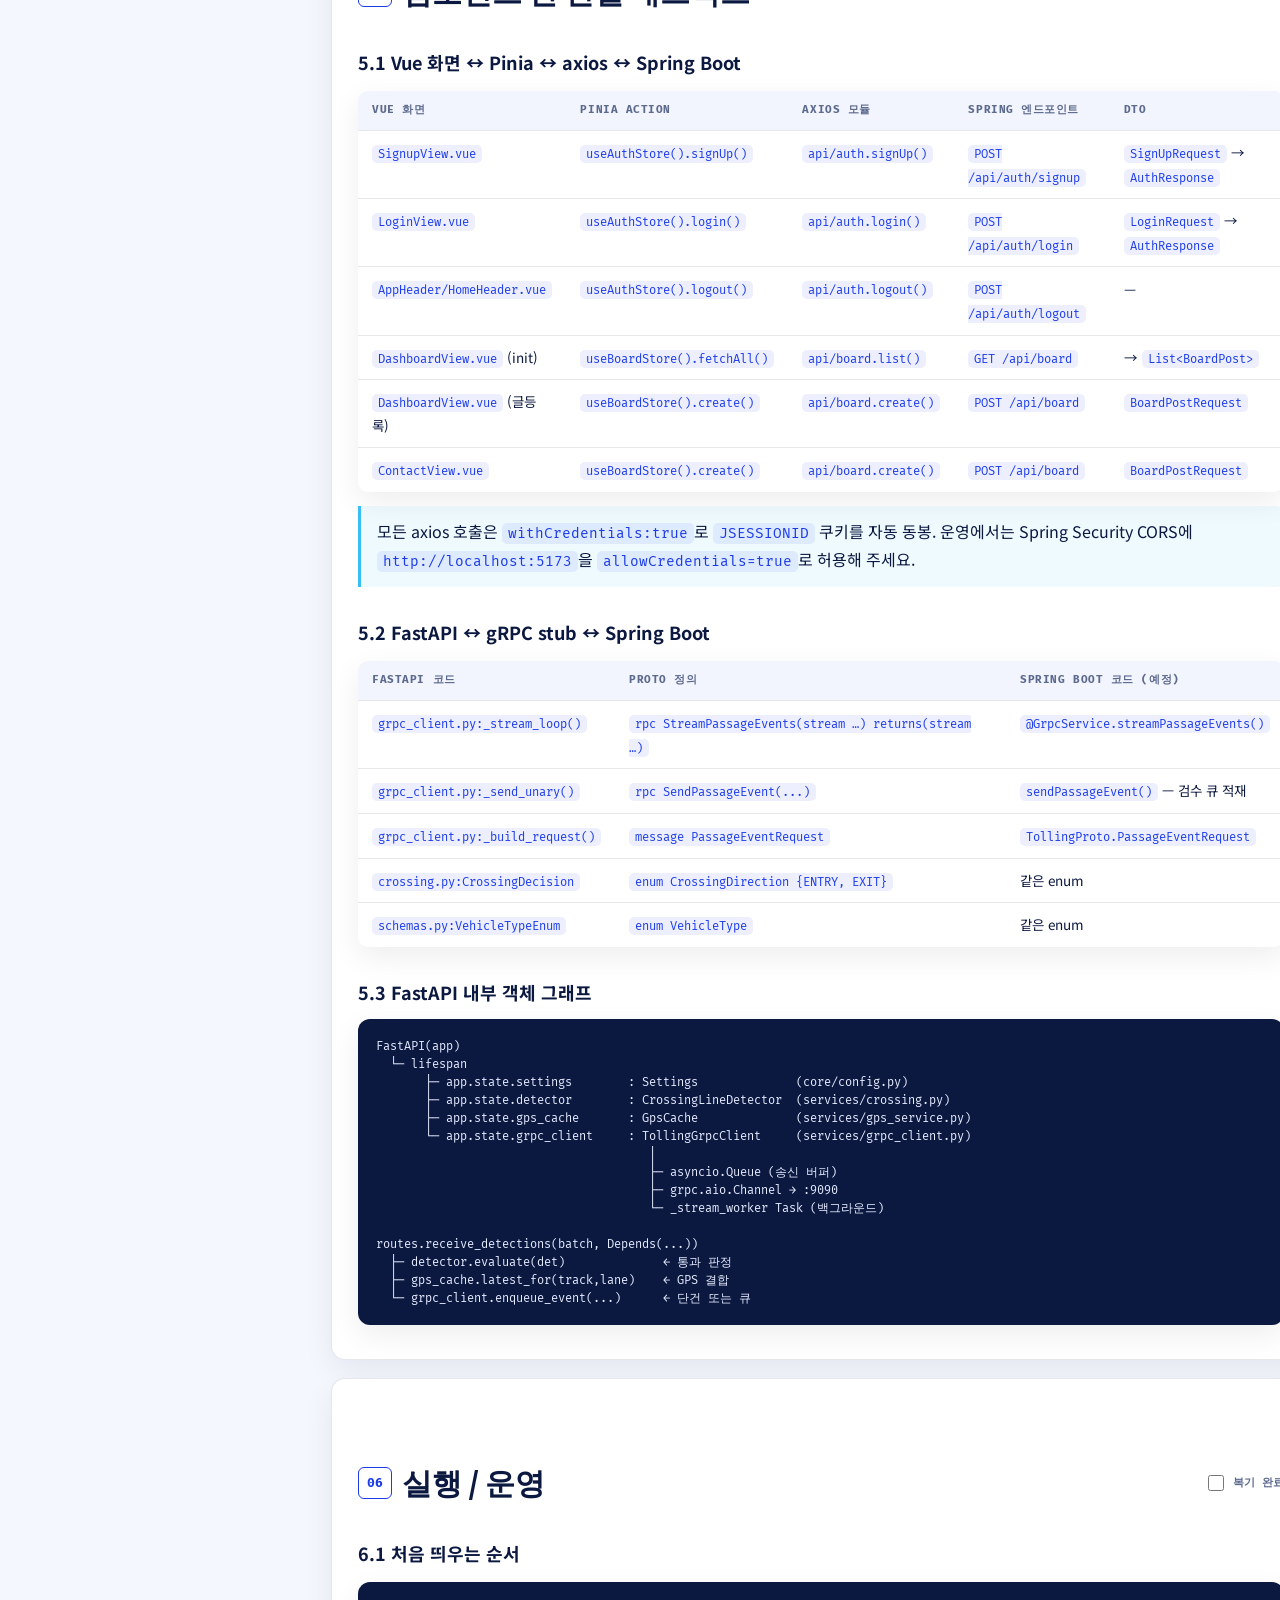
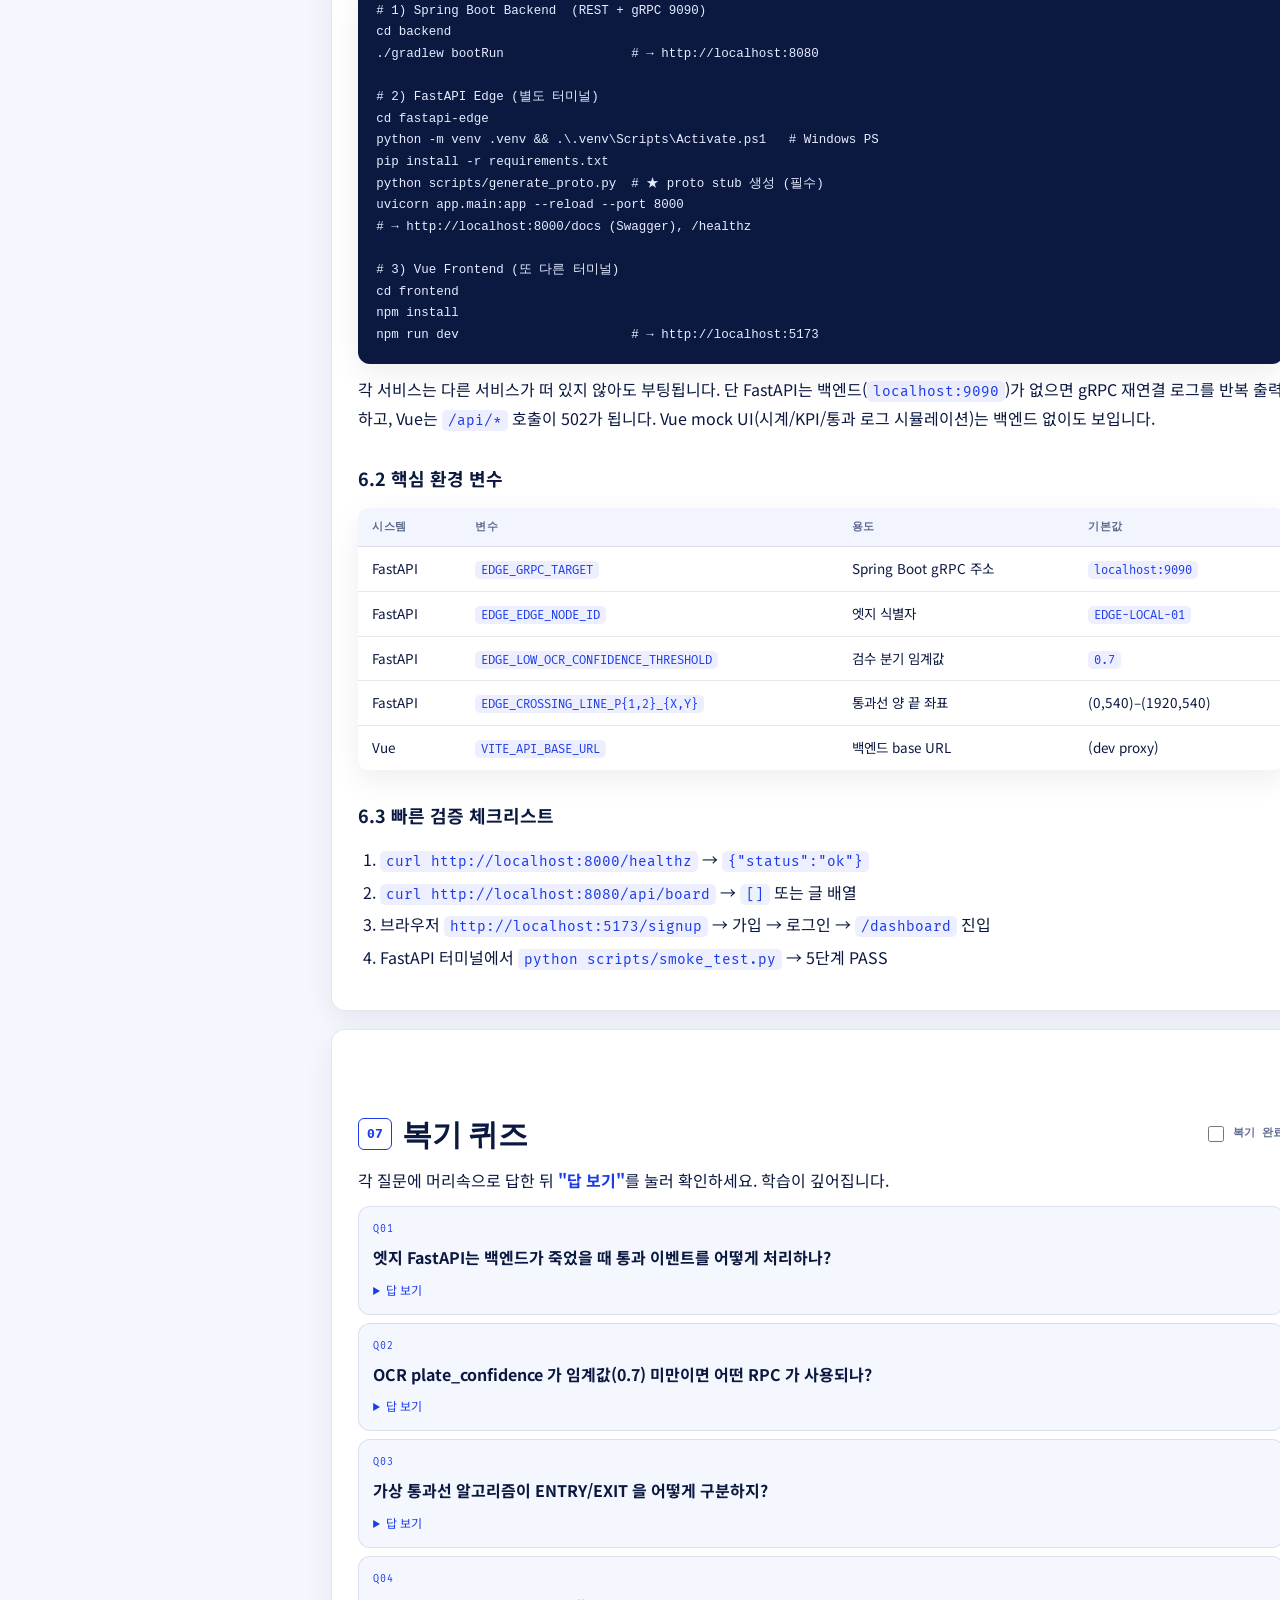
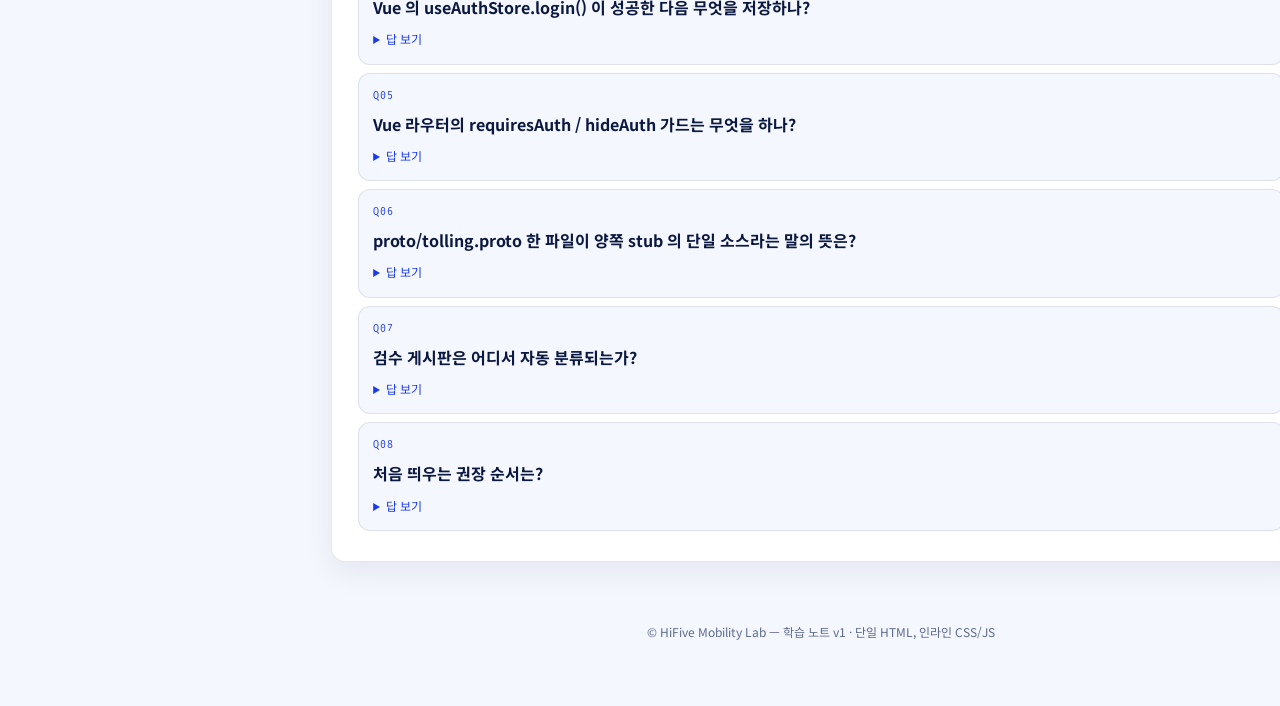
<file: hifive/index.html>
<!DOCTYPE html>
<html lang="ko" data-theme="light">
<head>
  <meta charset="UTF-8">
  <meta name="viewport" content="width=device-width, initial-scale=1">
  <title>HiFive Architecture — 학습 노트</title>
  <link rel="preconnect" href="https://fonts.googleapis.com">
  <link rel="preconnect" href="https://fonts.gstatic.com" crossorigin>
  <link href="https://fonts.googleapis.com/css2?family=Big+Shoulders+Display:wght@900&family=Fira+Mono:wght@400;700&family=Noto+Sans+KR:wght@300;400;700&display=swap" rel="stylesheet">
<style>
:root {
  --deep:#080C18; --navy:#0B1840; --brand:#1B3BE8; --sky:#38BEF5; --cloud:#E8EFFE;
  --bg:#F4F7FE; --panel:#ffffff; --ink:#0B1840; --muted:#5C6A8E;
  --line:rgba(11,24,64,.10); --code-bg:#0B1840; --code-ink:#E6ECFF;
  --hl:#FFEEAA; --ok:#2EB872; --warn:#E0A100; --danger:#E25856;
  --headline:"Big Shoulders Display",sans-serif;
  --mono:"Fira Mono",monospace;
  --body:"Noto Sans KR",sans-serif;
  --shadow:0 10px 30px rgba(8,12,24,.07);
}
[data-theme="dark"] {
  --bg:#080C18; --panel:#0F1730; --ink:#E6ECFF; --muted:#8FA0CC;
  --line:rgba(255,255,255,.08); --code-bg:#040713; --code-ink:#DCE5FF;
  --hl:#5b4a00; --shadow:0 10px 30px rgba(0,0,0,.5);
}
* { box-sizing:border-box; }
html,body { margin:0; padding:0; }
body {
  font-family:var(--body); background:var(--bg); color:var(--ink);
  -webkit-font-smoothing:antialiased; line-height:1.7;
}
a { color:var(--brand); text-decoration:none; }
a:hover { text-decoration:underline; }

/* ===== Layout ===== */
.app { display:grid; grid-template-columns:280px 1fr; min-height:100vh; }
.sidebar {
  position:sticky; top:0; height:100vh; overflow-y:auto;
  background:var(--panel); border-right:1px solid var(--line); padding:24px 18px;
}
.main-wrap { padding:32px clamp(20px,4vw,56px) 80px; }
.main { max-width:980px; margin:0 auto; }

/* ===== Sidebar ===== */
.brand {
  font-family:var(--headline); font-size:30px; color:var(--brand);
  display:flex; align-items:center; gap:8px; margin-bottom:6px;
}
.brand small { font-family:var(--mono); font-size:10px; color:var(--muted); }
.tagline { font-size:12px; color:var(--muted); margin-bottom:18px; }
.toc { list-style:none; padding:0; margin:0; }
.toc li { margin:0; }
.toc a {
  display:flex; align-items:center; gap:8px;
  padding:8px 10px; border-radius:8px;
  color:var(--ink); font-size:13px; font-weight:600;
  border-left:3px solid transparent;
  transition:background .15s, border-color .15s;
}
.toc a:hover { background:rgba(27,59,232,.06); text-decoration:none; }
.toc a.active { background:rgba(27,59,232,.10); border-left-color:var(--brand); color:var(--brand); }
.toc .check {
  display:inline-block; width:14px; height:14px; border-radius:4px;
  border:1.5px solid var(--muted); flex-shrink:0;
}
.toc a.done .check {
  background:var(--ok); border-color:var(--ok);
  background-image:linear-gradient(45deg,transparent 40%,#fff 40%,#fff 50%,transparent 50%,transparent 60%,#fff 60%,#fff 70%,transparent 70%);
}
.toc-num { font-family:var(--mono); font-size:10px; color:var(--muted); width:22px; }

.progress-card {
  margin:18px 0; padding:14px;
  background:linear-gradient(135deg,var(--brand),var(--sky));
  border-radius:12px; color:#fff;
}
.progress-card .label { font-family:var(--mono); font-size:10px; opacity:.85; letter-spacing:.15em; }
.progress-card .value { font-family:var(--headline); font-size:30px; line-height:1; margin-top:4px; }
.progress-bar { height:6px; border-radius:99px; background:rgba(255,255,255,.25); margin-top:8px; overflow:hidden; }
.progress-bar i { display:block; height:100%; background:#fff; border-radius:inherit; transition:width .4s; }

/* ===== Top bar ===== */
.topbar {
  position:sticky; top:0; z-index:20;
  background:color-mix(in srgb, var(--bg) 88%, transparent);
  backdrop-filter:blur(10px);
  display:flex; gap:10px; align-items:center;
  padding:12px 0 14px; margin-bottom:10px;
  border-bottom:1px solid var(--line);
}
.search {
  flex:1; display:flex; align-items:center; gap:8px;
  background:var(--panel); border:1px solid var(--line); border-radius:10px;
  padding:8px 12px; font-size:13px;
}
.search input { flex:1; border:none; outline:none; background:transparent; color:var(--ink); font:inherit; }
.search-count { font-family:var(--mono); font-size:11px; color:var(--muted); }
.btn-icon {
  background:var(--panel); border:1px solid var(--line); border-radius:10px;
  padding:8px 12px; cursor:pointer; font:inherit; color:var(--ink);
  display:inline-flex; gap:6px; align-items:center;
}
.btn-icon:hover { border-color:var(--brand); color:var(--brand); }

/* ===== Content ===== */
h1 {
  font-family:var(--headline); font-size:clamp(36px,5vw,56px); line-height:1; margin:18px 0 6px;
  letter-spacing:.5px;
}
h1 + .lede { color:var(--muted); font-size:15px; margin-bottom:24px; }
h2 {
  font-family:var(--headline); font-size:30px; margin:48px 0 8px; padding-top:8px;
  display:flex; align-items:center; gap:10px;
}
h2 .num { font-family:var(--mono); font-size:13px; color:var(--brand); padding:4px 8px; border:1px solid var(--brand); border-radius:6px; }
h2 .recall {
  margin-left:auto; font-family:var(--mono); font-size:11px; color:var(--muted);
  display:flex; gap:6px; align-items:center; cursor:pointer; user-select:none;
}
h2 .recall input { accent-color:var(--brand); width:16px; height:16px; cursor:pointer; }
h2 .recall.done { color:var(--ok); }
h3 { font-size:18px; margin:30px 0 8px; color:var(--ink); }
h4 { font-size:14px; margin:18px 0 6px; color:var(--brand); font-family:var(--mono); letter-spacing:.05em; text-transform:uppercase; }
p { margin:8px 0 12px; }
ul, ol { padding-left:22px; }
li { margin:4px 0; }
strong { color:var(--brand); }
mark { background:var(--hl); color:inherit; padding:0 2px; border-radius:2px; }

code:not(pre code) {
  font-family:var(--mono); font-size:.9em;
  background:rgba(27,59,232,.08); color:var(--brand);
  padding:2px 6px; border-radius:5px;
}
pre {
  background:var(--code-bg); color:var(--code-ink);
  padding:18px; border-radius:12px; overflow-x:auto;
  font-family:var(--mono); font-size:12.5px; line-height:1.65;
  box-shadow:var(--shadow);
}
pre.diagram { font-size:12px; line-height:1.5; }
pre code { background:transparent; padding:0; color:inherit; }

table {
  width:100%; border-collapse:collapse; margin:14px 0;
  background:var(--panel); border-radius:10px; overflow:hidden;
  box-shadow:var(--shadow); font-size:13.5px;
}
th, td { padding:10px 14px; text-align:left; border-bottom:1px solid var(--line); vertical-align:top; }
th { background:rgba(27,59,232,.05); font-family:var(--mono); font-size:11px; text-transform:uppercase; color:var(--muted); letter-spacing:.05em; }
tbody tr:last-child td { border-bottom:none; }
tbody tr:hover { background:rgba(27,59,232,.04); }

blockquote {
  margin:14px 0; padding:12px 16px;
  border-left:3px solid var(--sky);
  background:rgba(56,190,245,.08); border-radius:0 8px 8px 0;
  color:var(--ink);
}

.section {
  background:var(--panel); border:1px solid var(--line);
  border-radius:14px; padding:22px 26px; margin:18px 0;
  box-shadow:var(--shadow);
}
.section.done { border-color:var(--ok); }
.section.done h2 .num { background:var(--ok); color:#fff; border-color:var(--ok); }

/* card grid for system summary */
.cards { display:grid; grid-template-columns:repeat(auto-fit, minmax(220px, 1fr)); gap:12px; margin:14px 0; }
.card {
  border:1px solid var(--line); border-radius:12px; padding:14px;
  background:var(--bg);
}
.card .ttl { font-family:var(--mono); font-size:10px; color:var(--brand); text-transform:uppercase; letter-spacing:.1em; }
.card .body { font-weight:700; margin-top:4px; }

/* keyboard shortcut chip */
kbd {
  font-family:var(--mono); font-size:11px;
  background:var(--bg); border:1px solid var(--line); border-bottom-width:2px;
  padding:2px 6px; border-radius:5px; color:var(--ink);
}

/* small responsive */
@media (max-width:900px) {
  .app { grid-template-columns:1fr; }
  .sidebar { position:static; height:auto; border-right:none; border-bottom:1px solid var(--line); }
  .toc { display:grid; grid-template-columns:repeat(auto-fit, minmax(180px,1fr)); gap:4px; }
}

/* search highlight */
.search-hit { background:var(--hl); border-radius:2px; }
.search-hit.active { outline:2px solid var(--brand); }

/* footer */
.foot { color:var(--muted); font-size:12px; text-align:center; margin:60px 0 0; }
</style>
</head>
<body>
<div class="app">

  <!-- ============ SIDEBAR ============ -->
  <aside class="sidebar">
    <div class="brand">HiFive <small>LEARN</small></div>
    <p class="tagline">스마트톨링 아키텍처 학습 노트</p>

    <div class="progress-card">
      <div class="label">RECALL PROGRESS</div>
      <div class="value"><span id="progPct">0</span>%</div>
      <div class="progress-bar"><i id="progBar" style="width:0%"></i></div>
      <div style="font-size:11px; opacity:.85; margin-top:6px;">
        <span id="progDone">0</span> / <span id="progTotal">0</span> 섹션 복기 완료
      </div>
    </div>

    <ul class="toc" id="toc"></ul>

    <div style="margin-top:18px; font-size:11px; color:var(--muted); line-height:1.6;">
      <kbd>/</kbd> 검색  ·  <kbd>D</kbd> 다크토글<br>
      각 섹션 우측 체크 = 복기 완료
    </div>
  </aside>

  <!-- ============ MAIN ============ -->
  <div class="main-wrap">
    <div class="main">

      <!-- TOPBAR -->
      <div class="topbar">
        <div class="search">
          <span>🔎</span>
          <input id="searchBox" type="text" placeholder="페이지 내 검색 (예: gRPC, Pinia, 통과선)…" autocomplete="off">
          <span class="search-count" id="searchCount"></span>
        </div>
        <button class="btn-icon" id="themeToggle" title="다크/라이트 전환">🌓 <span id="themeLabel">Dark</span></button>
        <button class="btn-icon" id="resetProgress" title="복기 진행도 초기화">↺ Reset</button>
      </div>

      <h1>HiFive Smart Tolling — Architecture</h1>
      <p class="lede">FastAPI Edge · Spring Boot Backend · Vue 3 Frontend 가 어떻게 묶여 있고, 어떤 코드가 어디에 있고, 무엇이 어디로 흐르는지를 한눈에 파악하기 위한 학습 노트입니다.</p>

<!-- =========================================================== -->
<!-- SECTION 1                                                   -->
<!-- =========================================================== -->
<section class="section" data-section="s1">
<h2><span class="num">01</span> 한눈에 보는 시스템 구성
  <label class="recall"><input type="checkbox" data-check="s1"> 복기 완료</label>
</h2>

<pre class="diagram">                                        +-----------------------------+
                                        |   사용자 브라우저            |
                                        |   http://localhost:5173      |
                                        +--------------+--------------+
                                                       |
                                                       | (1) HTTP / 세션 쿠키
                                                       v
+---------------------+   (2) HTTP /api/*    +-----------------------------+
|  Vue 3 + Pinia       |  ---------------->  |  Spring Boot Backend         |
|  frontend/           |   axios + proxy      |  backend/                    |
|  Vite dev :5173      |  &lt;----------------   |  Tomcat :8080                |
+---------------------+   JSON response       |   - /api/auth/*              |
                                              |   - /api/board               |
                                              |   - gRPC server :9090        |
                                              +-------------+----------------+
                                                            ^
                                                            | (3) gRPC + Protobuf
                                                            |     양방향 스트림
+-----------------+   (A) HTTP POST   +------------------+  |
|  YOLOv8/OpenCV  | ----------------&gt; |  FastAPI Edge    | -+
|  카메라/Vision   |  /v1/yolo/...    |  fastapi-edge/   |
|  GPS 수신기      | ----------------&gt; |  uvicorn :8000   |
+-----------------+   /v1/gps/...     +------------------+</pre>

<table>
<thead><tr><th>계층</th><th>폴더</th><th>런타임</th><th>포트</th><th>주 책임</th></tr></thead>
<tbody>
<tr><td>Edge (현장)</td><td><code>fastapi-edge/</code></td><td>uvicorn (Python)</td><td><strong>8000</strong></td><td>YOLO/OCR 결과 수신 → 가상 통과선 판정 → gRPC 송신</td></tr>
<tr><td>Backend</td><td><code>backend/</code></td><td>Spring Boot 3</td><td><strong>8080</strong></td><td>회원·게시판 REST + gRPC 수신 + 정산 + DB 저장</td></tr>
<tr><td>Frontend</td><td><code>frontend/</code></td><td>Vite + Vue 3</td><td><strong>5173</strong></td><td>랜딩/회원/대시보드 SPA, Pinia 상태관리</td></tr>
<tr><td>Backend↔Edge</td><td>(proto 공유)</td><td>gRPC</td><td><strong>9090</strong></td><td><code>proto/tolling.proto</code> 한 파일로 양쪽 stub 생성</td></tr>
</tbody>
</table>
</section>

<!-- =========================================================== -->
<!-- SECTION 2                                                   -->
<!-- =========================================================== -->
<section class="section" data-section="s2">
<h2><span class="num">02</span> 시스템별 역할 요약
  <label class="recall"><input type="checkbox" data-check="s2"> 복기 완료</label>
</h2>

<div class="cards">
  <div class="card"><div class="ttl">EDGE · FastAPI</div><div class="body">YOLO 결과 → 통과 판정 → gRPC 송신</div></div>
  <div class="card"><div class="ttl">BACKEND · Spring Boot</div><div class="body">REST API + gRPC 수신 + 정산</div></div>
  <div class="card"><div class="ttl">FRONTEND · Vue</div><div class="body">SPA + Pinia + 실시간 대시보드</div></div>
</div>

<h3>FastAPI Edge (<code>fastapi-edge/</code>)</h3>
<p>도로 카메라 옆에서 동작합니다. YOLOv8/OpenCV가 검출한 차량/번호판을 HTTP로 받고, <strong>가상 통과선 알고리즘</strong>으로 ENTRY/EXIT을 판정한 다음 <strong>gRPC + Protobuf</strong>로 백엔드에 실시간 송신합니다. 백엔드가 죽어도 자체 큐에 쌓고 지수 백오프로 재연결합니다. OCR 신뢰도가 낮은 케이스는 단건 RPC로 분기해 검수 큐에 적재되도록 합니다.</p>

<h3>Spring Boot Backend (<code>backend/</code>)</h3>
<ul>
<li><strong>REST</strong>: <code>/api/auth/*</code> 회원가입/로그인/로그아웃, <code>/api/board</code> 게시판/검수. <mark>Spring Session 기반 세션 쿠키 인증</mark>.</li>
<li><strong>gRPC</strong>: FastAPI에서 보낸 <code>PassageEventRequest</code>를 수신·역직렬화·정산·DB 적재.</li>
</ul>

<h3>Vue 3 Frontend (<code>frontend/</code>)</h3>
<ul>
<li>랜딩(<code>/</code>)과 회사소개/솔루션/기술/도입안내/문의 정적 페이지</li>
<li>회원가입/로그인 폼</li>
<li>관리자 <strong>실시간 관제 대시보드</strong>(KPI · 통과 로그 · GPS · 게시판)</li>
<li>Pinia로 인증·게시판 상태, axios로 백엔드 호출, Vue Router 인증 가드</li>
</ul>
</section>

<!-- =========================================================== -->
<!-- SECTION 3                                                   -->
<!-- =========================================================== -->
<section class="section" data-section="s3">
<h2><span class="num">03</span> 폴더 구조 &amp; 파일별 역할
  <label class="recall"><input type="checkbox" data-check="s3"> 복기 완료</label>
</h2>

<h3>3.1 FastAPI Edge — <code>fastapi-edge/</code></h3>
<pre class="diagram">fastapi-edge/
├── proto/tolling.proto              ★ Edge↔Backend gRPC 계약 (양쪽이 공유)
├── scripts/
│   ├── generate_proto.py            proto → python stub 생성 (크로스플랫폼)
│   └── smoke_test.py                서버 5단계 기능 자동 검증
├── app/
│   ├── main.py                      FastAPI 인스턴스 + lifespan
│   ├── core/config.py               EDGE_ prefix Settings
│   ├── models/schemas.py            YOLO 입력 Pydantic 스키마
│   ├── services/
│   │   ├── crossing.py              가상 통과선 알고리즘
│   │   ├── gps_service.py           트랙/차로별 GPS 캐시
│   │   └── grpc_client.py           비동기 gRPC 스트리밍 클라이언트
│   ├── api/routes.py                /v1/yolo/detections, /v1/gps/*, /healthz
│   └── grpc_generated/              protoc 산출물 (tolling_pb2*.py)
└── RUN.md / README.md</pre>

<h4>핵심 코드와 연결</h4>
<ul>
<li><code>proto/tolling.proto</code> — <code>service TollingEventService</code> 안에 3개 RPC: <code>SendPassageEvent</code>(단건), <code>StreamPassageEvents</code>(양방향 스트림), <code>Heartbeat</code>. Edge·Backend stub의 <strong>단일 소스</strong>.</li>
<li><code>app/main.py</code> — <code>FastAPI(lifespan=...)</code>로 부팅 시 <code>CrossingLineDetector</code>, <code>GpsCache</code>, <code>TollingGrpcClient</code>를 만들어 <code>app.state</code>에 보관, <code>await grpc_client.start()</code>로 채널·워커 기동.</li>
<li><code>app/api/routes.py</code> — <code>POST /v1/yolo/detections</code>가 각 검출에 대해 <code>detector.evaluate()</code>로 통과 판정 → 통과면 <code>grpc_client.enqueue_event()</code> 호출. <code>POST /v1/gps/track|lane/{id}</code>는 GPS 캐시 갱신.</li>
<li><code>services/crossing.py</code> — 트랙별 직전 중심좌표 보존, (직전→현재) 선분이 통과선 선분과 교차하면 통과로 판정. 외적 부호로 ENTRY/EXIT, 2초 cooldown, 5초 미관측 GC.</li>
<li><code>services/grpc_client.py</code> — 내부 <code>asyncio.Queue</code>. 정상 트래픽은 <code>StreamPassageEvents</code> 스트림, <mark>저신뢰 OCR(<code>plate_confidence &lt; 0.7</code>)은 단건 <code>SendPassageEvent</code></mark>로 분기. 채널 끊기면 0.5→1→2→4s 백오프 재연결, <code>event_id</code>(UUID)로 멱등성.</li>
<li><code>services/gps_service.py</code> — 트랙 ID/차로 ID 기준 최신 <code>GpsSample</code> 보관 (스레드 안전).</li>
<li><code>core/config.py</code> — <code>BaseSettings</code>로 <code>EDGE_GRPC_TARGET</code>, <code>EDGE_LOW_OCR_CONFIDENCE_THRESHOLD</code>, 통과선 좌표 4개 등 모든 튜닝 노브.</li>
</ul>

<h3>3.2 Spring Boot Backend — <code>backend/</code></h3>
<pre class="diagram">backend/src/main/java/com/hifive/iot/
├── IotApplication.java                @SpringBootApplication 진입점
├── controller/
│   ├── AuthController.java            /api/auth/{signup,login,logout}
│   └── BoardController.java           /api/board GET/POST
├── service/
│   ├── MemberService.java             signUp / login
│   └── BoardService.java              findAll / create
├── dto/
│   ├── SignUpRequest / LoginRequest   record
│   ├── AuthResponse                   record(success,message,member)
│   ├── MemberResponse                 record(memberId,memberName,plateNumber)
│   └── BoardPostRequest               record(title,content,plateNumber,vehicleCount,recognitionConfidence)
└── entity/
    ├── Member                         record(memberId,password,memberName,plateNumber)
    └── BoardPost                      record(postId,title,content,writerName,plateNumber,vehicleCount,recognitionConfidence,createdAt)</pre>

<h4>핵심 코드와 연결</h4>
<ul>
<li><code>AuthController.signUp()</code> → <code>memberService.signUp()</code>. 신규는 201 + <code>AuthResponse(true,"가입완료")</code>, 중복은 409 + <code>AuthResponse(false,"이미 사용 중")</code>.</li>
<li><code>AuthController.login()</code> → 성공 시 <code>session.setAttribute("loginMember", member)</code> 후 <code>MemberResponse</code> 반환. <strong>Vue 의 <code>useAuthStore.login()</code>이 <code>data.member</code>를 그대로 저장</strong>.</li>
<li><code>BoardController</code> — <code>GET</code>은 모든 글, <code>POST</code>는 세션의 <code>loginMember</code>가 있으면 그 이름, 없으면 "방문자".</li>
<li>현재 Service들은 in-memory. <em>PostgreSQL/JPA로 교체 시 이 클래스만 갈아끼우면 됨</em>.</li>
</ul>

<h3>3.3 Vue 3 Frontend — <code>frontend/</code></h3>
<pre class="diagram">frontend/src/
├── main.js                          Vue + Pinia + Router 부트
├── App.vue                          home 라우트는 자체 chrome 사용
├── router/index.js                  9 라우트 + requiresAuth/hideAuth 가드
├── api/
│   ├── client.js                    axios (withCredentials:true)
│   ├── auth.js                      /api/auth/* 래퍼
│   └── board.js                     /api/board 래퍼
├── stores/
│   ├── auth.js                      Pinia: signUp/login/logout/hydrate
│   └── board.js                     Pinia: fetchAll/create + lowConfidencePosts
├── components/AppHeader.vue, AppFooter.vue
├── styles/main.css, home.css        home.css = 기존 index.html 디자인
├── composables/
│   ├── heroWave.js                  hero 배경 wave canvas
│   └── decisionFlow.js              architecture 노드/패킷 다이어그램
└── views/
    ├── HomeView.vue                 메인. 자식 5개 섹션 합성
    ├── home/{HomeHeader,SectionHero,SectionCore,SectionArchitecture,SectionCta}.vue
    ├── LoginView / SignupView / DashboardView
    └── CompanyView / SolutionView / TechnologyView / GuideView / ContactView</pre>

<h4>핵심 코드와 연결</h4>
<ul>
<li><code>App.vue</code> — <code>route.name === 'home'</code>이면 글로벌 chrome 숨김. <code>onMounted</code>에서 <code>useAuthStore().hydrate()</code> 호출로 세션 복구.</li>
<li><code>router/index.js</code> — <code>beforeEach</code>에서 <code>requiresAuth</code>면 비로그인 시 <code>/login?redirect=...</code>로, <code>hideAuth</code>면 이미 로그인 상태일 때 <code>/</code>로.</li>
<li><code>api/client.js</code> — <code>axios.create({ withCredentials:true })</code>. dev에선 vite proxy <code>/api → :8080</code>.</li>
<li><code>stores/auth.js</code> — state <code>member, loading, error</code>, getter <code>isLoggedIn</code>. <code>login()</code>은 호출 후 결과를 reactive에 반영하고 localStorage에 저장. <code>hydrate()</code>는 새로고침 후 복구.</li>
<li><code>stores/board.js</code> — <code>posts, lowConfidencePosts</code>(신뢰도 0.7 미만 자동 필터). <code>createdAt</code>이 LocalDateTime 배열로 와도 ISO 문자열로 정규화.</li>
<li><code>views/DashboardView.vue</code> — 시계/KPI/통과 로그 setInterval 시뮬레이션, GPS 패널, 게시판. 마운트 시 <code>board.fetchAll()</code>.</li>
<li><code>views/HomeView.vue</code> + <code>views/home/*</code> — 자식 섹션 5개 합성. 마운트 시 <code>html.home-active</code> 클래스 부여(scroll-snap 등 글로벌 영향), <code>IntersectionObserver</code>로 reveal/카운트업 트리거.</li>
</ul>
</section>

<!-- =========================================================== -->
<!-- SECTION 4                                                   -->
<!-- =========================================================== -->
<section class="section" data-section="s4">
<h2><span class="num">04</span> 데이터 / 호출 흐름 (시나리오)
  <label class="recall"><input type="checkbox" data-check="s4"> 복기 완료</label>
</h2>

<h3>4.1 ★ 차량 통과 → 정산 (실시간 톨링 핵심 흐름)</h3>
<pre class="diagram">[카메라 + YOLOv8/OpenCV]
   │ 1. 프레임에서 차량/번호판 ROI 추출, OCR
   │ 2. 결과 1배치를 HTTP POST 로 엣지에 전송
   ▼
[FastAPI Edge]  POST /v1/yolo/detections   (app/api/routes.py)
   │ 3. routes.receive_detections()
   │      gps      = det.gps or gps_cache.latest_for(track_id, lane_id)
   │      decision = detector.evaluate(det)        # 통과선 판정
   │      if decision.crossed:
   │          await grpc_client.enqueue_event(det, decision, gps)
   │
   │ 4. enqueue_event() 가
   │      plate_confidence &lt; 0.7  ⇒ asyncio.create_task(_send_unary(req))
   │      그 외 정상            ⇒ self._queue.put_nowait(req)
   ▼
[gRPC 채널]   localhost:9090   (Protobuf 바이너리, JSON 대비 -70%)
   │ 5. 정상: StreamPassageEvents 양방향 스트림
   │    저신뢰: SendPassageEvent 단건
   ▼
[Spring Boot Backend]
   │ 6. 수신·역직렬화 → DB 적재
   │ 7. plate / lane / direction / GPS 로 요금 계산
   │ 8. 저신뢰는 PENDING_REVIEW 상태로 검수 큐에 적재
   │ 9. PassageEventResponse(event_id, status) 응답
   ▼
[Vue 대시보드]
  10. /dashboard 에서 실시간 통과 로그·KPI 모니터링
  11. 저신뢰 로그는 amber 하이라이트, 보정 후 재전송 가능</pre>

<blockquote><strong>끊김에 강한 설계</strong> — 6단계의 백엔드가 죽어 있어도 4단계의 큐는 계속 받고, <code>_stream_worker</code>가 0.5 → 1 → 2 → 4s 백오프로 재연결합니다. <code>event_id</code>(UUID)가 멱등성 키라 중복 도달도 백엔드가 거를 수 있습니다.</blockquote>

<h3>4.2 회원가입 → 로그인 → 대시보드 진입</h3>
<pre class="diagram">[/signup] SignupView.vue submit
   → useAuthStore().signUp(form) → axios POST /api/auth/signup
                                            │ (vite proxy)
                                            ▼
[Spring Boot] AuthController.signUp()
   → memberService.signUp(req)
   → 신규: 201 + AuthResponse(true,"가입완료")
   → 중복: 409 + AuthResponse(false,"이미 사용 중")
   ▼ Vue 가 message 표시 후 800ms 뒤 router.push('/login')

[/login] LoginView.vue submit
   → useAuthStore().login(form) → POST /api/auth/login
   ▼
[Spring Boot] login() → session.setAttribute("loginMember", member)
   → AuthResponse(true,"로그인됨", MemberResponse) + Set-Cookie:JSESSIONID
   ▼ Vue: store.member = data.member, localStorage 저장

[Vue 라우터]
   → router.push(route.query.redirect ?? '/dashboard')
   → router.beforeEach 가 requiresAuth + isLoggedIn 통과
   ▼
[DashboardView.vue]
   → onMounted: clock/KPI/log 시뮬레이션 + board.fetchAll()
   → axios 가 자동으로 JSESSIONID 동봉(withCredentials:true)
   → BoardController.findAll() → List&lt;BoardPost&gt; JSON
   → store.posts 갱신 → 화면 반영</pre>

<h3>4.3 1:1 문의 / 게시판</h3>
<pre class="diagram">[/contact] ContactView submit
   → useBoardStore().create(form) → POST /api/board
[Spring Boot]
   → BoardController.create() — 세션의 loginMember 가 있으면 그 이름, 없으면 "방문자"
   → boardService.create(req, writerName) → 201
[Vue]
   → 성공 시 board.fetchAll() 자동 재호출 → 목록 갱신</pre>
<p>게시판은 동시에 <strong>검수 게시판</strong>으로도 사용됩니다. <code>recognitionConfidence &lt; 0.7</code>인 글은 <code>useBoardStore.lowConfidencePosts</code> getter에 잡혀 대시보드에서 amber 색으로 강조됩니다.</p>
</section>

<!-- =========================================================== -->
<!-- SECTION 5                                                   -->
<!-- =========================================================== -->
<section class="section" data-section="s5">
<h2><span class="num">05</span> 컴포넌트 간 연결 매트릭스
  <label class="recall"><input type="checkbox" data-check="s5"> 복기 완료</label>
</h2>

<h3>5.1 Vue 화면 ↔ Pinia ↔ axios ↔ Spring Boot</h3>
<table>
<thead><tr><th>Vue 화면</th><th>Pinia action</th><th>axios 모듈</th><th>Spring 엔드포인트</th><th>DTO</th></tr></thead>
<tbody>
<tr><td><code>SignupView.vue</code></td><td><code>useAuthStore().signUp()</code></td><td><code>api/auth.signUp()</code></td><td><code>POST /api/auth/signup</code></td><td><code>SignUpRequest</code> → <code>AuthResponse</code></td></tr>
<tr><td><code>LoginView.vue</code></td><td><code>useAuthStore().login()</code></td><td><code>api/auth.login()</code></td><td><code>POST /api/auth/login</code></td><td><code>LoginRequest</code> → <code>AuthResponse</code></td></tr>
<tr><td><code>AppHeader/HomeHeader.vue</code></td><td><code>useAuthStore().logout()</code></td><td><code>api/auth.logout()</code></td><td><code>POST /api/auth/logout</code></td><td>—</td></tr>
<tr><td><code>DashboardView.vue</code> (init)</td><td><code>useBoardStore().fetchAll()</code></td><td><code>api/board.list()</code></td><td><code>GET /api/board</code></td><td>→ <code>List&lt;BoardPost&gt;</code></td></tr>
<tr><td><code>DashboardView.vue</code> (글등록)</td><td><code>useBoardStore().create()</code></td><td><code>api/board.create()</code></td><td><code>POST /api/board</code></td><td><code>BoardPostRequest</code></td></tr>
<tr><td><code>ContactView.vue</code></td><td><code>useBoardStore().create()</code></td><td><code>api/board.create()</code></td><td><code>POST /api/board</code></td><td><code>BoardPostRequest</code></td></tr>
</tbody>
</table>
<blockquote>모든 axios 호출은 <code>withCredentials:true</code>로 <code>JSESSIONID</code> 쿠키를 자동 동봉. 운영에서는 Spring Security CORS에 <code>http://localhost:5173</code>을 <code>allowCredentials=true</code>로 허용해 주세요.</blockquote>

<h3>5.2 FastAPI ↔ gRPC stub ↔ Spring Boot</h3>
<table>
<thead><tr><th>FastAPI 코드</th><th>proto 정의</th><th>Spring Boot 코드 (예정)</th></tr></thead>
<tbody>
<tr><td><code>grpc_client.py:_stream_loop()</code></td><td><code>rpc StreamPassageEvents(stream …) returns(stream …)</code></td><td><code>@GrpcService.streamPassageEvents()</code></td></tr>
<tr><td><code>grpc_client.py:_send_unary()</code></td><td><code>rpc SendPassageEvent(...)</code></td><td><code>sendPassageEvent()</code> — 검수 큐 적재</td></tr>
<tr><td><code>grpc_client.py:_build_request()</code></td><td><code>message PassageEventRequest</code></td><td><code>TollingProto.PassageEventRequest</code></td></tr>
<tr><td><code>crossing.py:CrossingDecision</code></td><td><code>enum CrossingDirection {ENTRY, EXIT}</code></td><td>같은 enum</td></tr>
<tr><td><code>schemas.py:VehicleTypeEnum</code></td><td><code>enum VehicleType</code></td><td>같은 enum</td></tr>
</tbody>
</table>

<h3>5.3 FastAPI 내부 객체 그래프</h3>
<pre class="diagram">FastAPI(app)
  └─ lifespan
       ├─ app.state.settings        : Settings              (core/config.py)
       ├─ app.state.detector        : CrossingLineDetector  (services/crossing.py)
       ├─ app.state.gps_cache       : GpsCache              (services/gps_service.py)
       └─ app.state.grpc_client     : TollingGrpcClient     (services/grpc_client.py)
                                       │
                                       ├─ asyncio.Queue (송신 버퍼)
                                       ├─ grpc.aio.Channel → :9090
                                       └─ _stream_worker Task (백그라운드)

routes.receive_detections(batch, Depends(...))
  ├─ detector.evaluate(det)              ← 통과 판정
  ├─ gps_cache.latest_for(track,lane)    ← GPS 결합
  └─ grpc_client.enqueue_event(...)      ← 단건 또는 큐</pre>
</section>

<!-- =========================================================== -->
<!-- SECTION 6                                                   -->
<!-- =========================================================== -->
<section class="section" data-section="s6">
<h2><span class="num">06</span> 실행 / 운영
  <label class="recall"><input type="checkbox" data-check="s6"> 복기 완료</label>
</h2>

<h3>6.1 처음 띄우는 순서</h3>
<pre><code># 1) Spring Boot Backend  (REST + gRPC 9090)
cd backend
./gradlew bootRun                 # → http://localhost:8080

# 2) FastAPI Edge (별도 터미널)
cd fastapi-edge
python -m venv .venv && .\.venv\Scripts\Activate.ps1   # Windows PS
pip install -r requirements.txt
python scripts/generate_proto.py  # ★ proto stub 생성 (필수)
uvicorn app.main:app --reload --port 8000
# → http://localhost:8000/docs (Swagger), /healthz

# 3) Vue Frontend (또 다른 터미널)
cd frontend
npm install
npm run dev                       # → http://localhost:5173</code></pre>

<p>각 서비스는 다른 서비스가 떠 있지 않아도 부팅됩니다. 단 FastAPI는 백엔드(<code>localhost:9090</code>)가 없으면 gRPC 재연결 로그를 반복 출력하고, Vue는 <code>/api/*</code> 호출이 502가 됩니다. Vue mock UI(시계/KPI/통과 로그 시뮬레이션)는 백엔드 없이도 보입니다.</p>

<h3>6.2 핵심 환경 변수</h3>
<table>
<thead><tr><th>시스템</th><th>변수</th><th>용도</th><th>기본값</th></tr></thead>
<tbody>
<tr><td>FastAPI</td><td><code>EDGE_GRPC_TARGET</code></td><td>Spring Boot gRPC 주소</td><td><code>localhost:9090</code></td></tr>
<tr><td>FastAPI</td><td><code>EDGE_EDGE_NODE_ID</code></td><td>엣지 식별자</td><td><code>EDGE-LOCAL-01</code></td></tr>
<tr><td>FastAPI</td><td><code>EDGE_LOW_OCR_CONFIDENCE_THRESHOLD</code></td><td>검수 분기 임계값</td><td><code>0.7</code></td></tr>
<tr><td>FastAPI</td><td><code>EDGE_CROSSING_LINE_P{1,2}_{X,Y}</code></td><td>통과선 양 끝 좌표</td><td>(0,540)–(1920,540)</td></tr>
<tr><td>Vue</td><td><code>VITE_API_BASE_URL</code></td><td>백엔드 base URL</td><td>(dev proxy)</td></tr>
</tbody>
</table>

<h3>6.3 빠른 검증 체크리스트</h3>
<ol>
<li><code>curl http://localhost:8000/healthz</code> → <code>{"status":"ok"}</code></li>
<li><code>curl http://localhost:8080/api/board</code> → <code>[]</code> 또는 글 배열</li>
<li>브라우저 <code>http://localhost:5173/signup</code> → 가입 → 로그인 → <code>/dashboard</code> 진입</li>
<li>FastAPI 터미널에서 <code>python scripts/smoke_test.py</code> → 5단계 PASS</li>
</ol>
</section>

<!-- =========================================================== -->
<!-- SECTION 7  — 복기 퀴즈                                      -->
<!-- =========================================================== -->
<section class="section" data-section="s7">
<h2><span class="num">07</span> 복기 퀴즈
  <label class="recall"><input type="checkbox" data-check="s7"> 복기 완료</label>
</h2>
<p>각 질문에 머리속으로 답한 뒤 <strong>"답 보기"</strong>를 눌러 확인하세요. 학습이 깊어집니다.</p>

<div id="quiz"></div>
</section>

      <p class="foot">© HiFive Mobility Lab — 학습 노트 v1 · 단일 HTML, 인라인 CSS/JS</p>
    </div>
  </div>
</div>

<script>
/* ============================================================
   1) 사이드바 TOC 자동 생성 + 스크롤스파이
   ============================================================ */
const sections = Array.from(document.querySelectorAll('section.section'));
const toc = document.getElementById('toc');
sections.forEach((sec, idx) => {
  const h2 = sec.querySelector('h2');
  const id = sec.dataset.section;
  sec.id = id;
  const title = h2.childNodes[1].nodeValue.trim();
  const li = document.createElement('li');
  li.innerHTML = `<a href="#${id}" data-link="${id}">
      <span class="check"></span>
      <span class="toc-num">${String(idx+1).padStart(2,'0')}</span>
      ${title}
    </a>`;
  toc.appendChild(li);
});

/* 스크롤 스파이 */
const links = Array.from(document.querySelectorAll('.toc a'));
const linkById = Object.fromEntries(links.map(a => [a.dataset.link, a]));
const spy = new IntersectionObserver((entries) => {
  entries.forEach(e => {
    if (e.isIntersecting) {
      links.forEach(a => a.classList.remove('active'));
      linkById[e.target.id]?.classList.add('active');
    }
  });
}, { rootMargin: '-30% 0px -60% 0px' });
sections.forEach(s => spy.observe(s));

/* ============================================================
   2) 복기 체크박스 (localStorage 저장) + 진행률
   ============================================================ */
const STORE_KEY = 'hifive.recall.v1';
const recallState = JSON.parse(localStorage.getItem(STORE_KEY) || '{}');

function saveRecall() { localStorage.setItem(STORE_KEY, JSON.stringify(recallState)); }
function refreshProgress() {
  const total = sections.length;
  const done  = sections.filter(s => recallState[s.dataset.section]).length;
  const pct = Math.round(done / total * 100);
  document.getElementById('progPct').textContent = pct;
  document.getElementById('progDone').textContent = done;
  document.getElementById('progTotal').textContent = total;
  document.getElementById('progBar').style.width = pct + '%';
  // 사이드바 체크 표시
  sections.forEach(s => {
    const id = s.dataset.section;
    const link = linkById[id];
    if (recallState[id]) {
      s.classList.add('done'); link?.classList.add('done');
      s.querySelector('.recall')?.classList.add('done');
    } else {
      s.classList.remove('done'); link?.classList.remove('done');
      s.querySelector('.recall')?.classList.remove('done');
    }
  });
}

document.querySelectorAll('input[data-check]').forEach(cb => {
  const id = cb.dataset.check;
  cb.checked = !!recallState[id];
  cb.addEventListener('change', () => {
    recallState[id] = cb.checked;
    saveRecall();
    refreshProgress();
  });
});

document.getElementById('resetProgress').addEventListener('click', () => {
  if (!confirm('복기 진행도를 초기화할까요?')) return;
  for (const k of Object.keys(recallState)) delete recallState[k];
  saveRecall();
  document.querySelectorAll('input[data-check]').forEach(cb => cb.checked = false);
  refreshProgress();
});

refreshProgress();

/* ============================================================
   3) 다크/라이트 토글 (localStorage)
   ============================================================ */
const THEME_KEY = 'hifive.theme';
const html = document.documentElement;
const themeBtn = document.getElementById('themeToggle');
const themeLabel = document.getElementById('themeLabel');
function applyTheme(t) {
  html.dataset.theme = t;
  themeLabel.textContent = t === 'dark' ? 'Light' : 'Dark';
}
applyTheme(localStorage.getItem(THEME_KEY) || 'light');
themeBtn.addEventListener('click', () => {
  const next = html.dataset.theme === 'dark' ? 'light' : 'dark';
  localStorage.setItem(THEME_KEY, next);
  applyTheme(next);
});

/* ============================================================
   4) 페이지 내 검색 + 다음 매치로 점프
   ============================================================ */
const searchBox = document.getElementById('searchBox');
const searchCount = document.getElementById('searchCount');
let hits = [];
let hitIdx = -1;

function clearHighlights() {
  document.querySelectorAll('.search-hit').forEach(el => {
    const txt = document.createTextNode(el.textContent);
    el.parentNode.replaceChild(txt, el);
  });
  hits = []; hitIdx = -1;
  searchCount.textContent = '';
}
function highlight(query) {
  clearHighlights();
  if (!query || query.length < 2) return;
  const re = new RegExp(query.replace(/[.*+?^${}()|[\]\\]/g, '\\$&'), 'gi');
  const walker = document.createTreeWalker(document.querySelector('.main'), NodeFilter.SHOW_TEXT, {
    acceptNode(node) {
      if (!node.nodeValue.trim()) return NodeFilter.FILTER_REJECT;
      const p = node.parentNode;
      if (!p) return NodeFilter.FILTER_REJECT;
      const tag = p.tagName;
      if (tag === 'SCRIPT' || tag === 'STYLE') return NodeFilter.FILTER_REJECT;
      return re.test(node.nodeValue) ? NodeFilter.FILTER_ACCEPT : NodeFilter.FILTER_REJECT;
    }
  });
  const targets = [];
  let n;
  while ((n = walker.nextNode())) targets.push(n);
  targets.forEach(node => {
    const frag = document.createDocumentFragment();
    let last = 0;
    node.nodeValue.replace(re, (m, off) => {
      if (off > last) frag.appendChild(document.createTextNode(node.nodeValue.slice(last, off)));
      const span = document.createElement('span');
      span.className = 'search-hit';
      span.textContent = m;
      frag.appendChild(span);
      hits.push(span);
      last = off + m.length;
    });
    if (last < node.nodeValue.length) frag.appendChild(document.createTextNode(node.nodeValue.slice(last)));
    node.parentNode.replaceChild(frag, node);
  });
  searchCount.textContent = hits.length ? `${hits.length} 건` : '없음';
  if (hits.length) jumpHit(0);
}
function jumpHit(i) {
  if (!hits.length) return;
  hits.forEach(h => h.classList.remove('active'));
  hitIdx = (i + hits.length) % hits.length;
  hits[hitIdx].classList.add('active');
  hits[hitIdx].scrollIntoView({ behavior:'smooth', block:'center' });
  searchCount.textContent = `${hitIdx+1} / ${hits.length}`;
}
let timer = null;
searchBox.addEventListener('input', () => {
  clearTimeout(timer);
  timer = setTimeout(() => highlight(searchBox.value.trim()), 200);
});
searchBox.addEventListener('keydown', (e) => {
  if (e.key === 'Enter') { e.preventDefault(); jumpHit(hitIdx + (e.shiftKey ? -1 : 1)); }
  if (e.key === 'Escape') { searchBox.value=''; clearHighlights(); }
});

/* ============================================================
   5) 글로벌 키보드 — / 검색, D 다크토글
   ============================================================ */
document.addEventListener('keydown', (e) => {
  const tag = (e.target.tagName || '').toUpperCase();
  if (tag === 'INPUT' || tag === 'TEXTAREA') return;
  if (e.key === '/') { e.preventDefault(); searchBox.focus(); }
  if (e.key.toLowerCase() === 'd') themeBtn.click();
});

/* ============================================================
   6) 복기 퀴즈 카드 (Q/A 토글)
   ============================================================ */
const QUIZ = [
  ['엣지 FastAPI는 백엔드가 죽었을 때 통과 이벤트를 어떻게 처리하나?',
   '내부 asyncio.Queue 에 보존 + 0.5→1→2→4s 지수 백오프로 재연결. event_id(UUID) 멱등성 키로 중복도 백엔드가 거름.'],
  ['OCR plate_confidence 가 임계값(0.7) 미만이면 어떤 RPC 가 사용되나?',
   '단건 RPC SendPassageEvent. 백엔드는 PENDING_REVIEW 상태로 검수 큐에 적재.'],
  ['가상 통과선 알고리즘이 ENTRY/EXIT 을 어떻게 구분하지?',
   '직전 점이 통과선의 어느 쪽에 있었는지 외적 부호로 판정. 같은 트랙 중복 판정은 2초 cooldown 으로 차단.'],
  ['Vue 의 useAuthStore.login() 이 성공한 다음 무엇을 저장하나?',
   '백엔드 응답의 data.member 를 store.member 와 localStorage("hifive.member") 양쪽에. App.vue 가 부팅 시 hydrate() 로 복구.'],
  ['Vue 라우터의 requiresAuth / hideAuth 가드는 무엇을 하나?',
   'requiresAuth: 비로그인 시 /login?redirect=원래경로 로 리다이렉트. hideAuth: 이미 로그인 상태면 /login·/signup 접근을 / 로 막음.'],
  ['proto/tolling.proto 한 파일이 양쪽 stub 의 단일 소스라는 말의 뜻은?',
   'Edge 는 grpc_tools.protoc 로 python stub 생성, Backend 는 protobuf-gradle-plugin 으로 java stub 생성. 메시지/RPC 시그니처가 항상 일치.'],
  ['검수 게시판은 어디서 자동 분류되는가?',
   'frontend/src/stores/board.js 의 lowConfidencePosts getter — recognitionConfidence < 0.7 인 글만 필터링. DashboardView 에서 amber 강조.'],
  ['처음 띄우는 권장 순서는?',
   '1) backend gradlew bootRun  2) fastapi-edge 에서 venv→pip install→generate_proto.py→uvicorn  3) frontend 에서 npm install→npm run dev'],
];
const quizBox = document.getElementById('quiz');
QUIZ.forEach(([q, a], i) => {
  const card = document.createElement('div');
  card.className = 'card';
  card.style.marginBottom = '8px';
  card.innerHTML = `
    <div class="ttl">Q${String(i+1).padStart(2,'0')}</div>
    <div class="body" style="font-weight:700; margin:6px 0 8px;">${q}</div>
    <details>
      <summary style="cursor:pointer; font-size:12px; color:var(--brand);">답 보기</summary>
      <p style="margin:8px 0 0; font-size:13.5px;">${a}</p>
    </details>`;
  quizBox.appendChild(card);
});
</script>
</body>
</html>
</file>
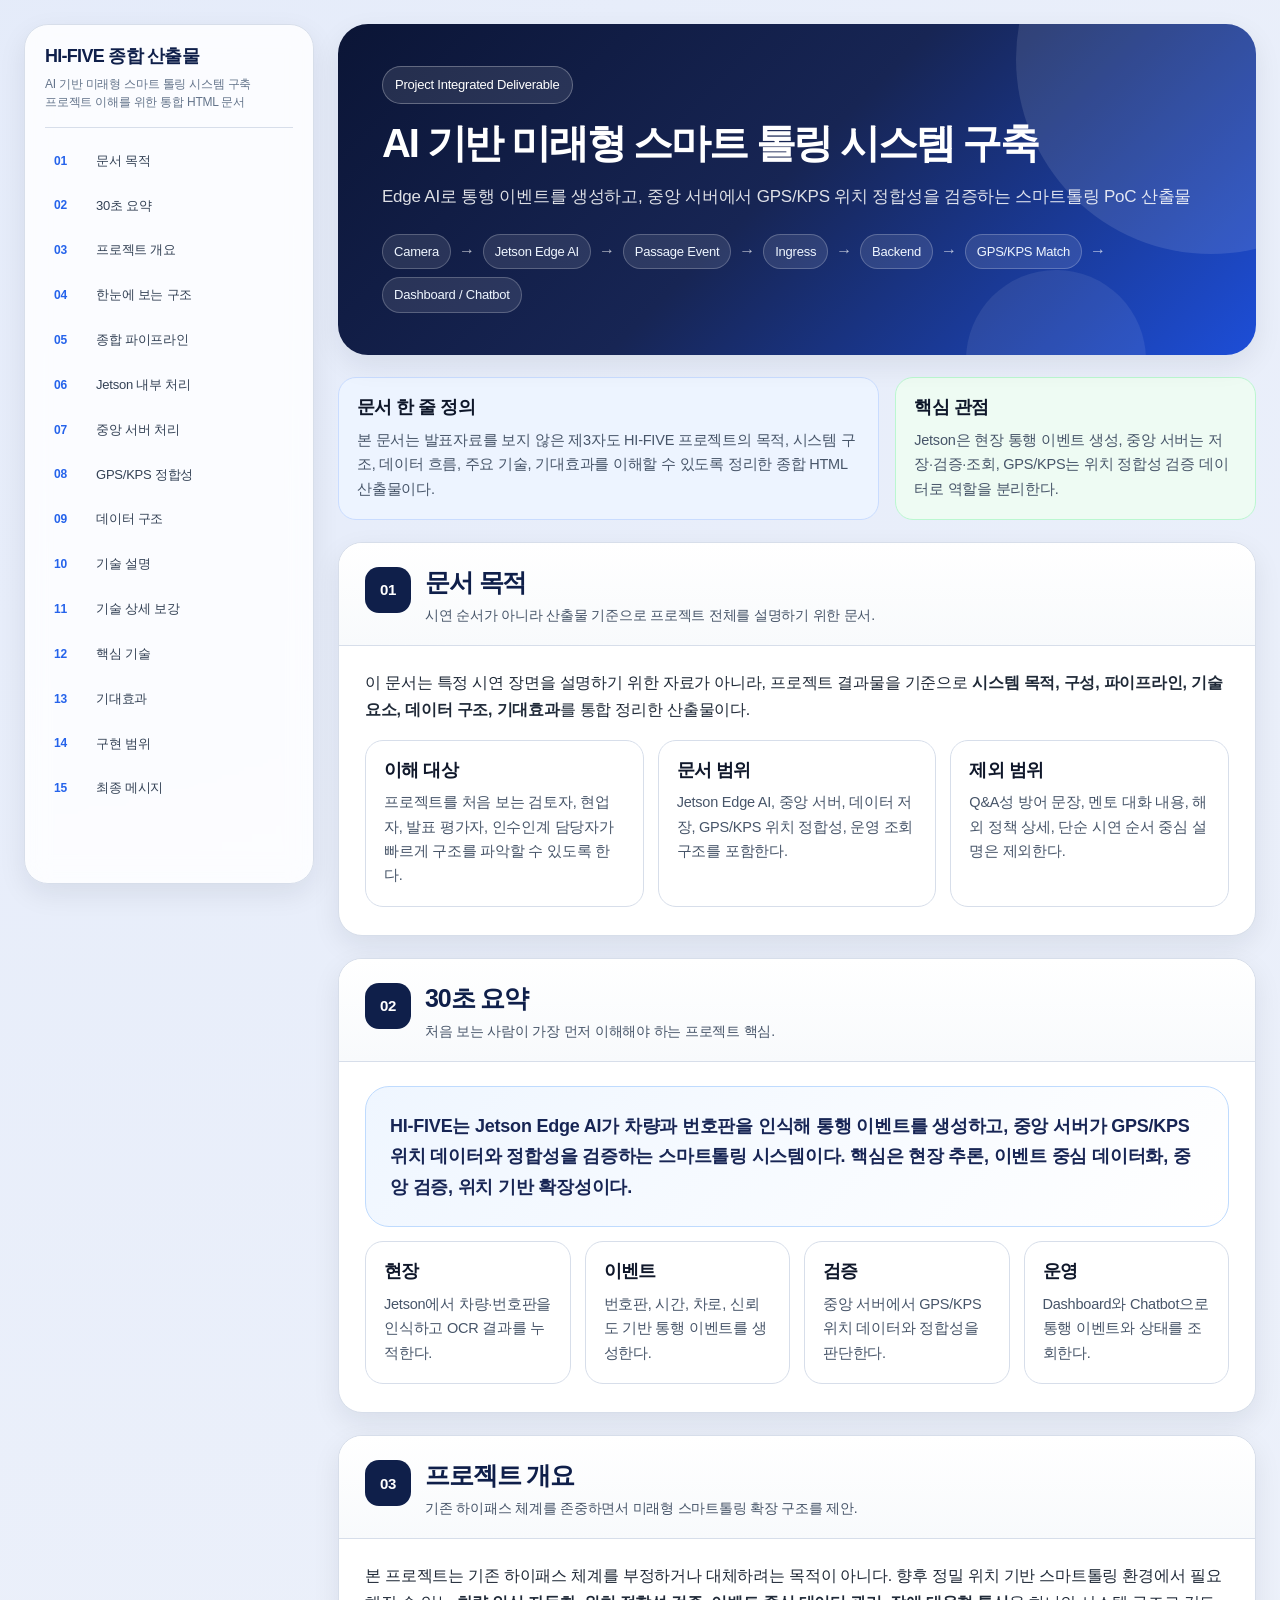
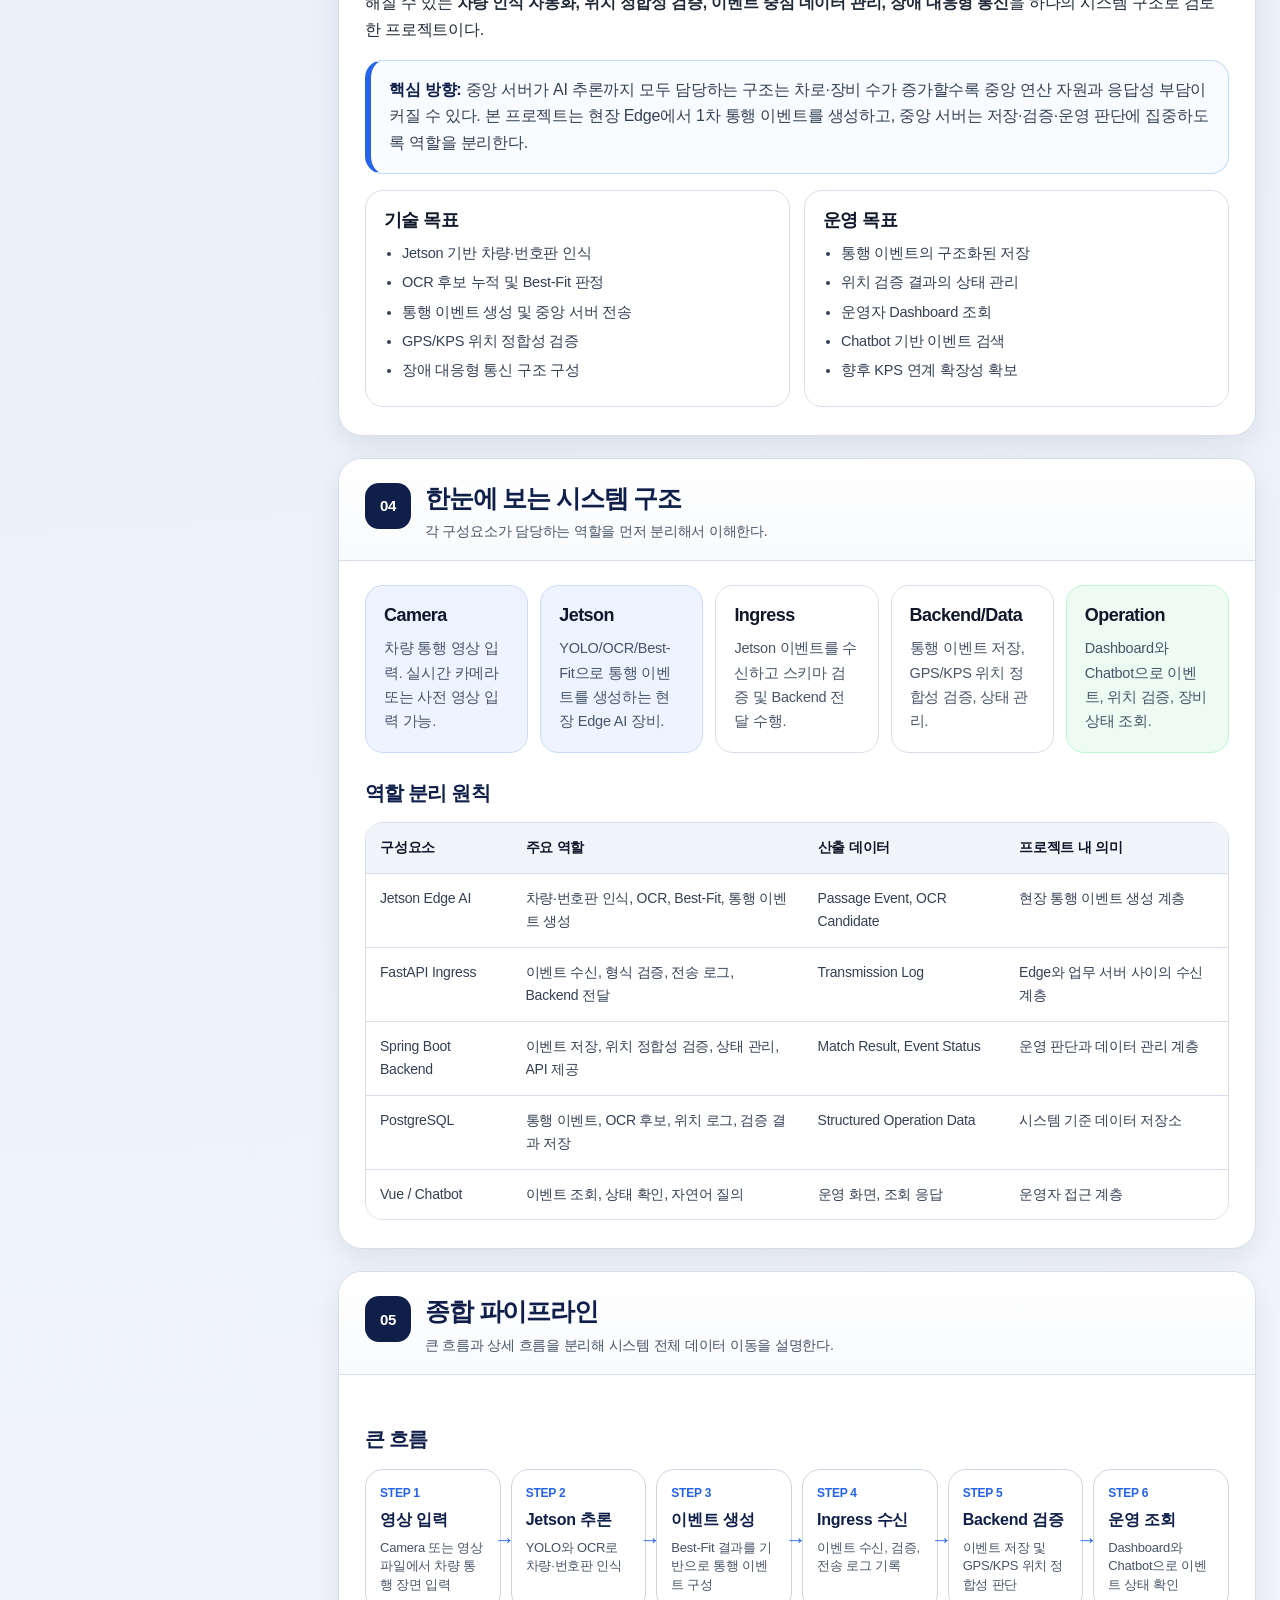
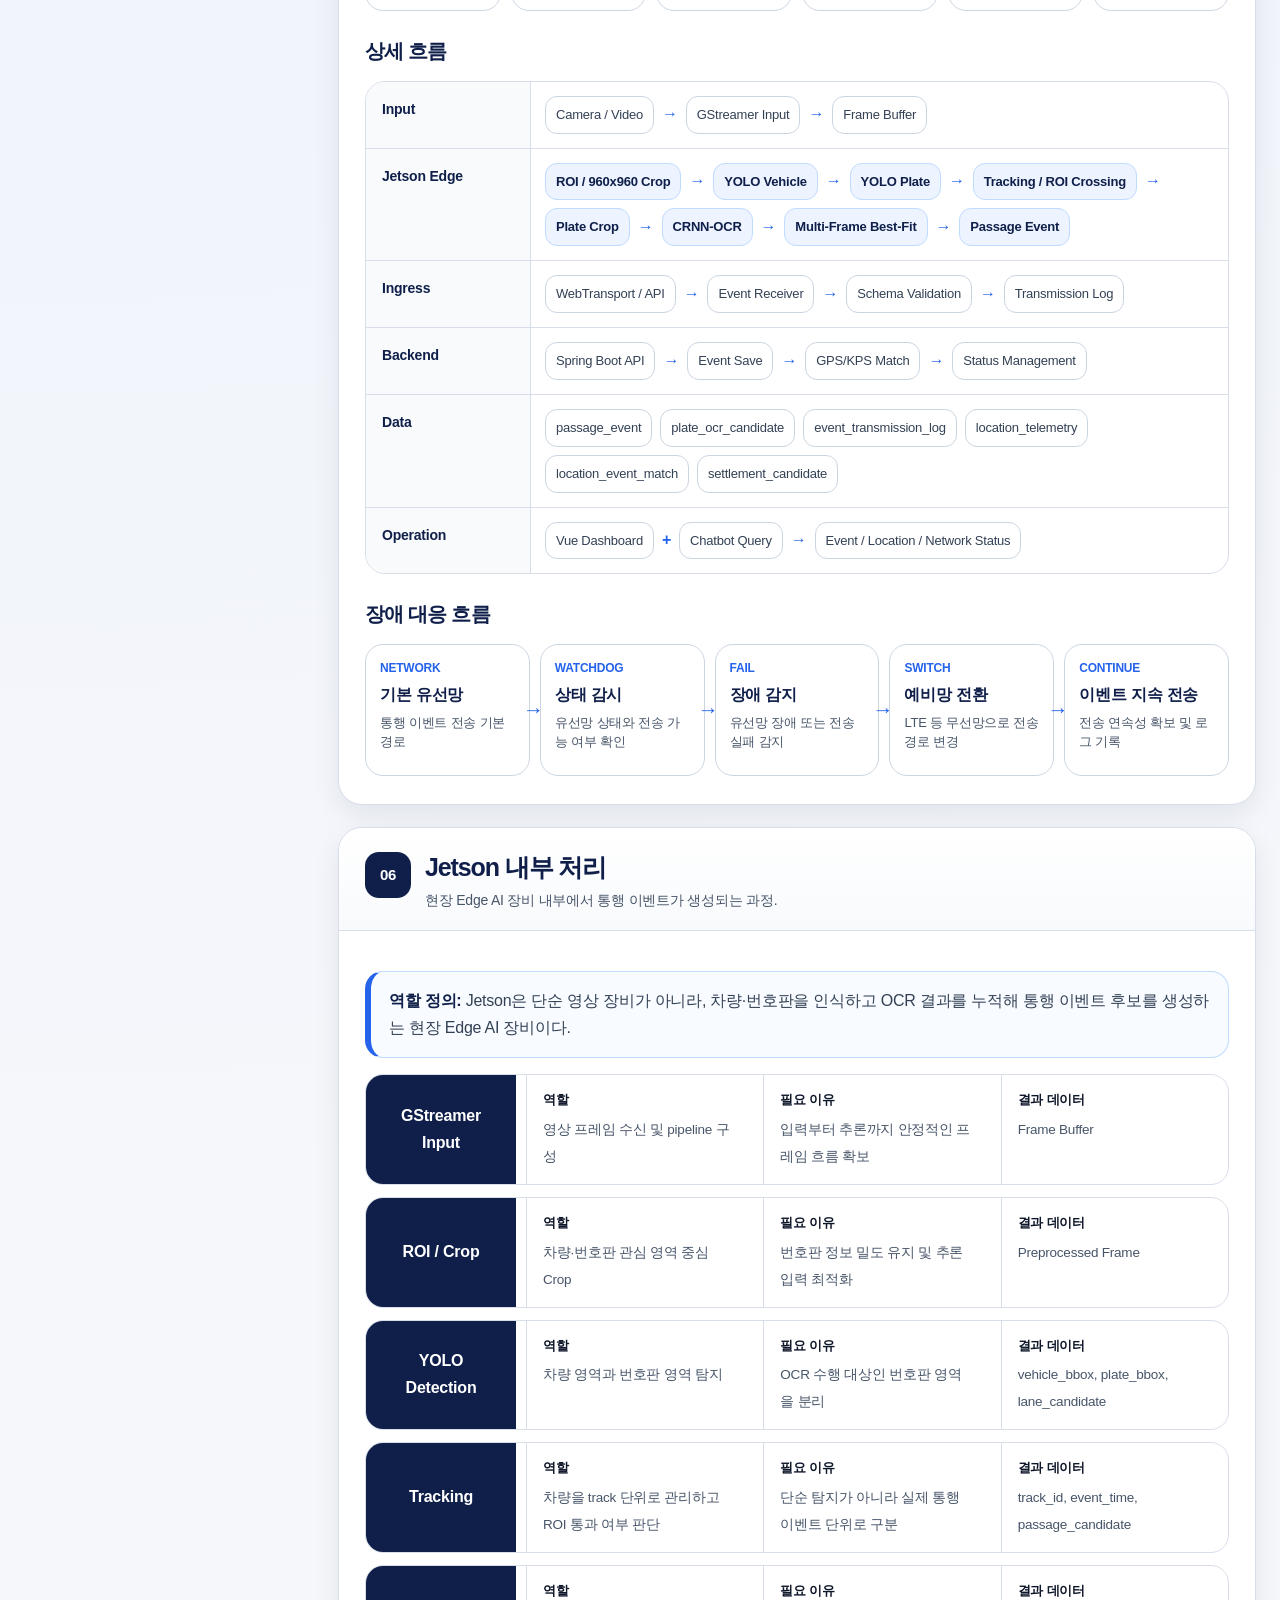
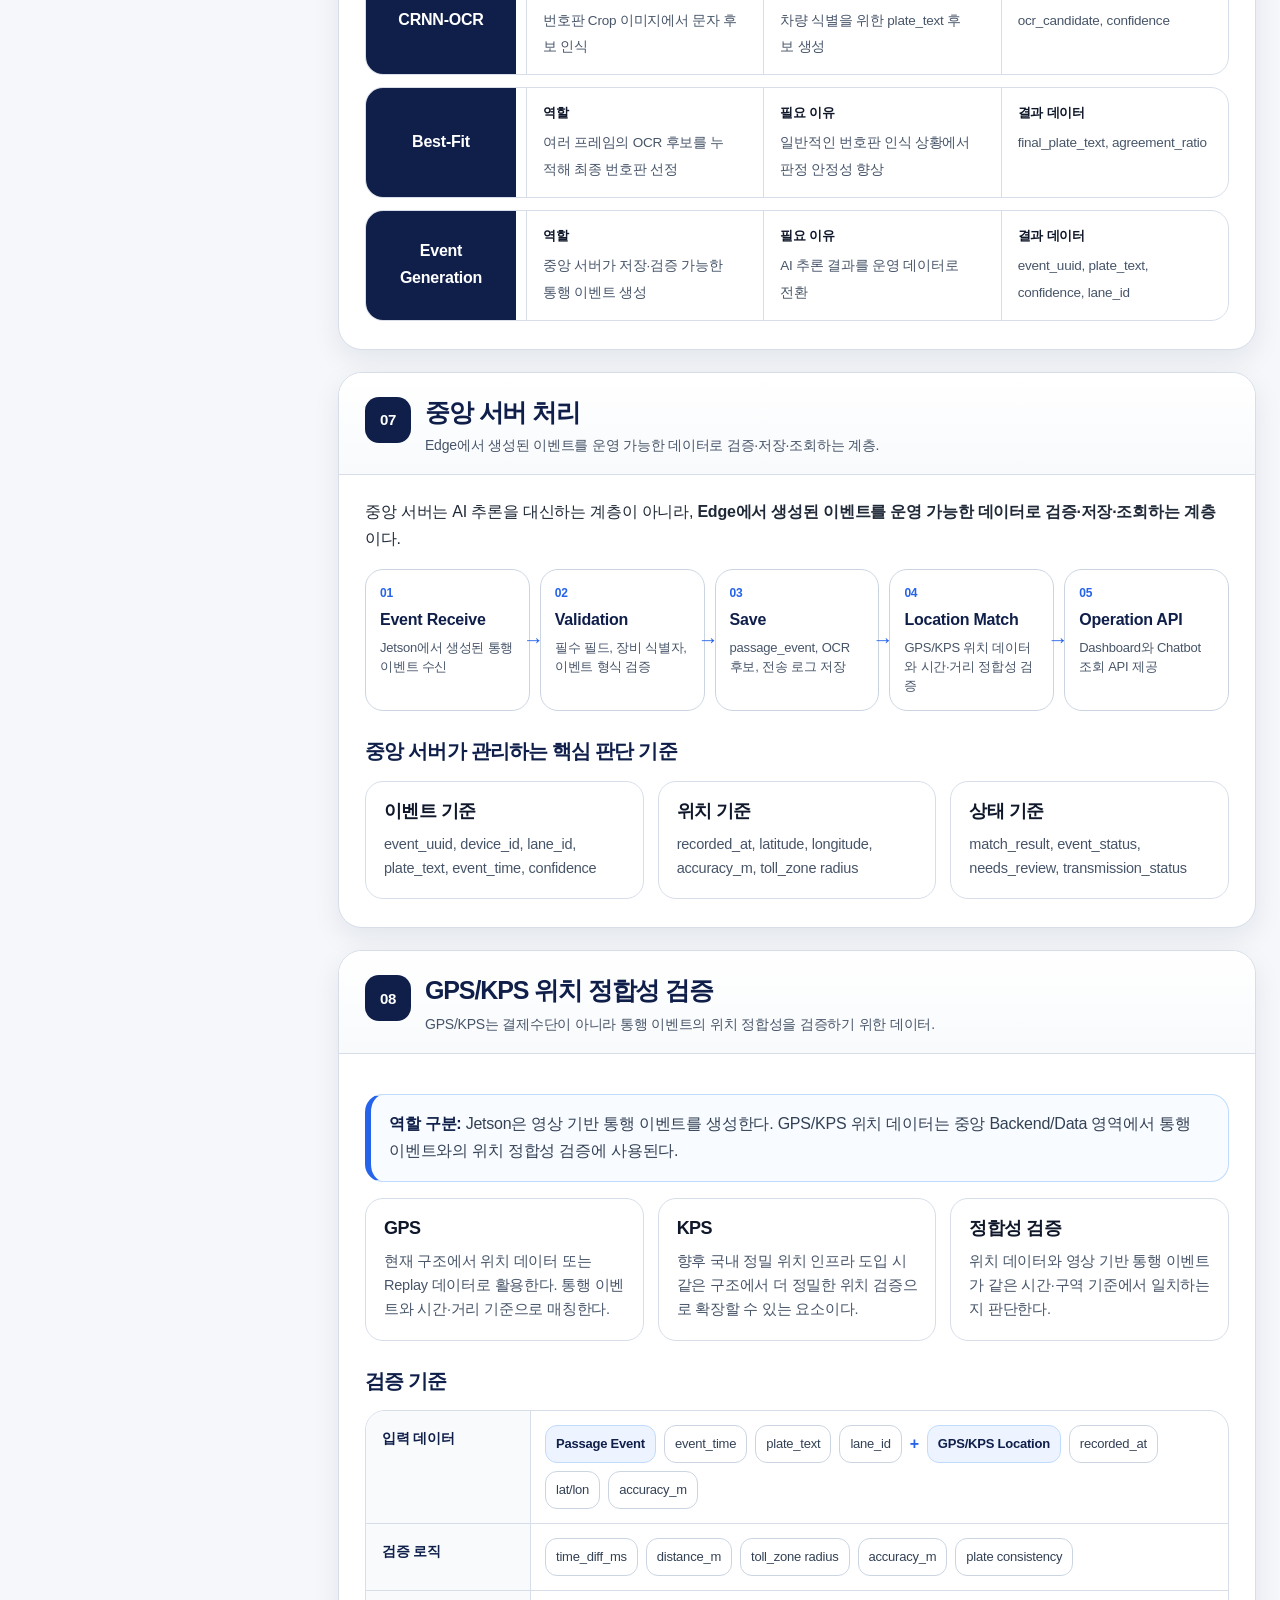
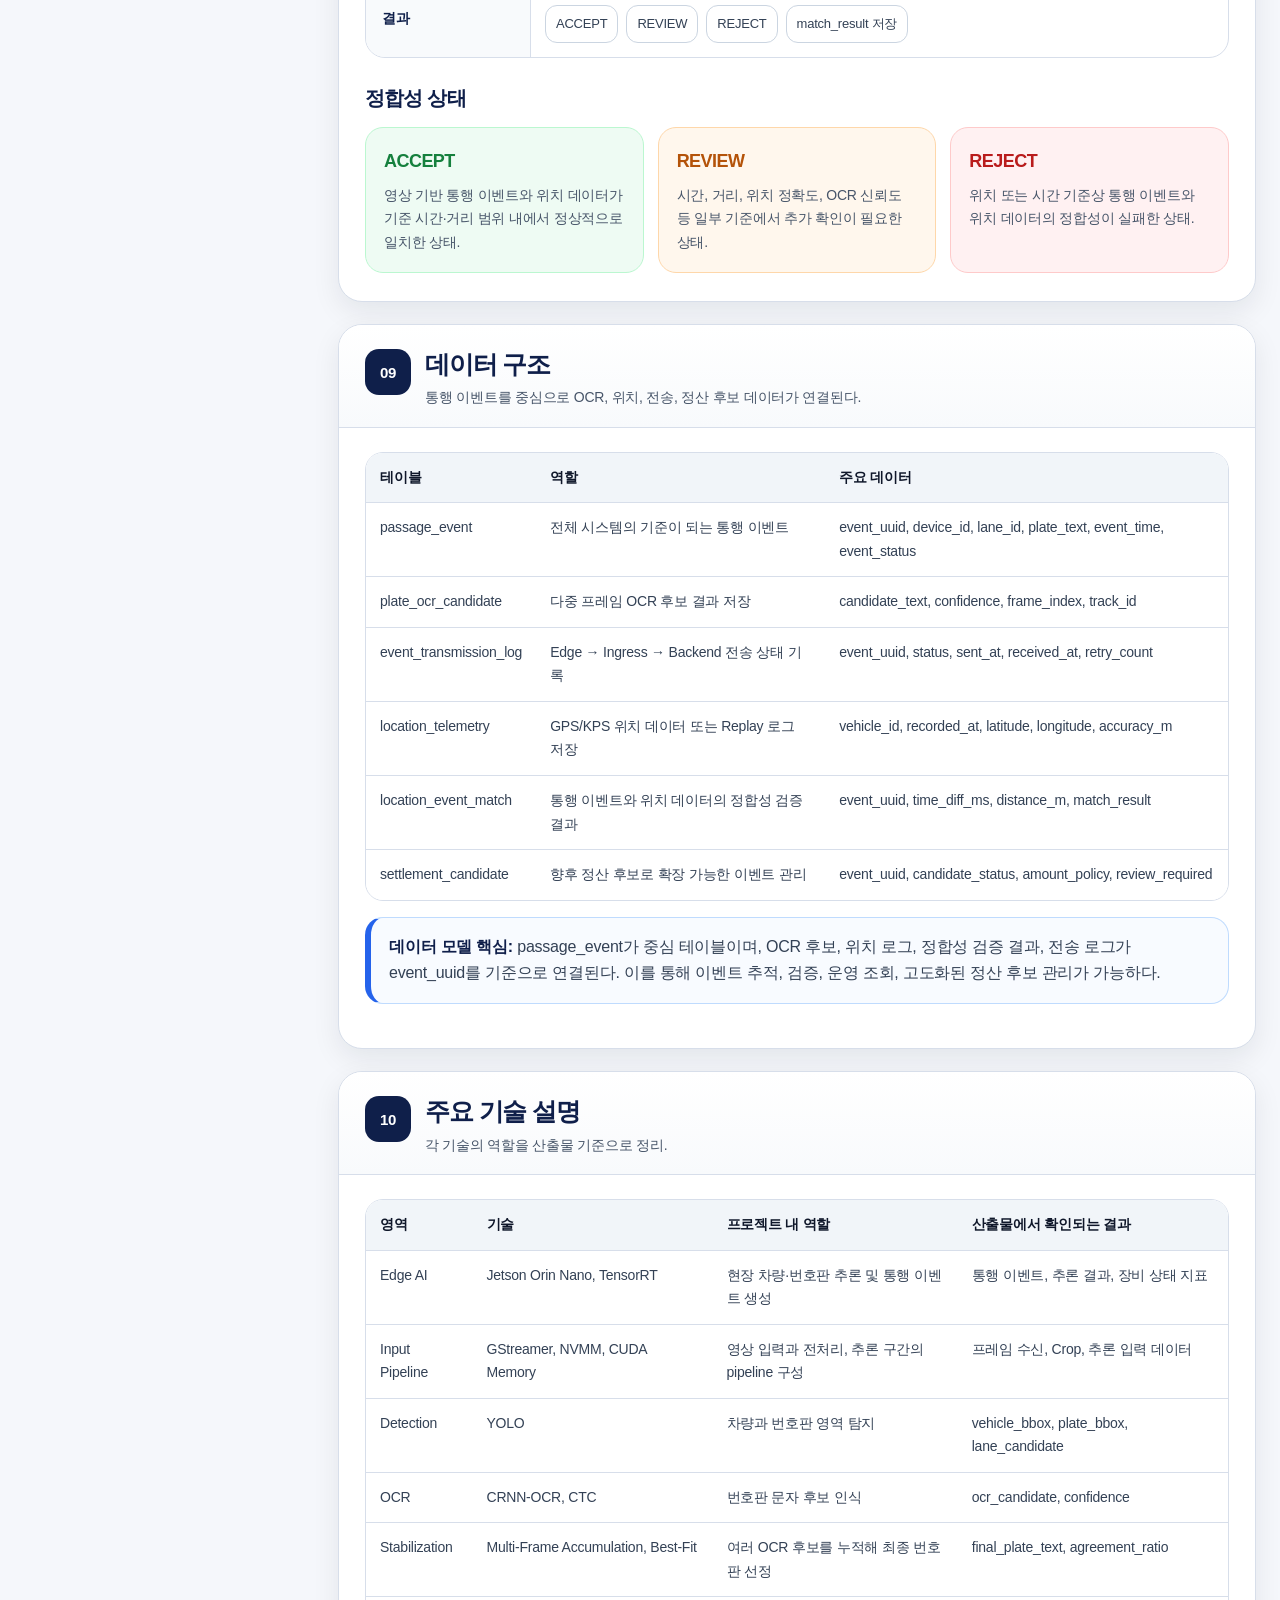
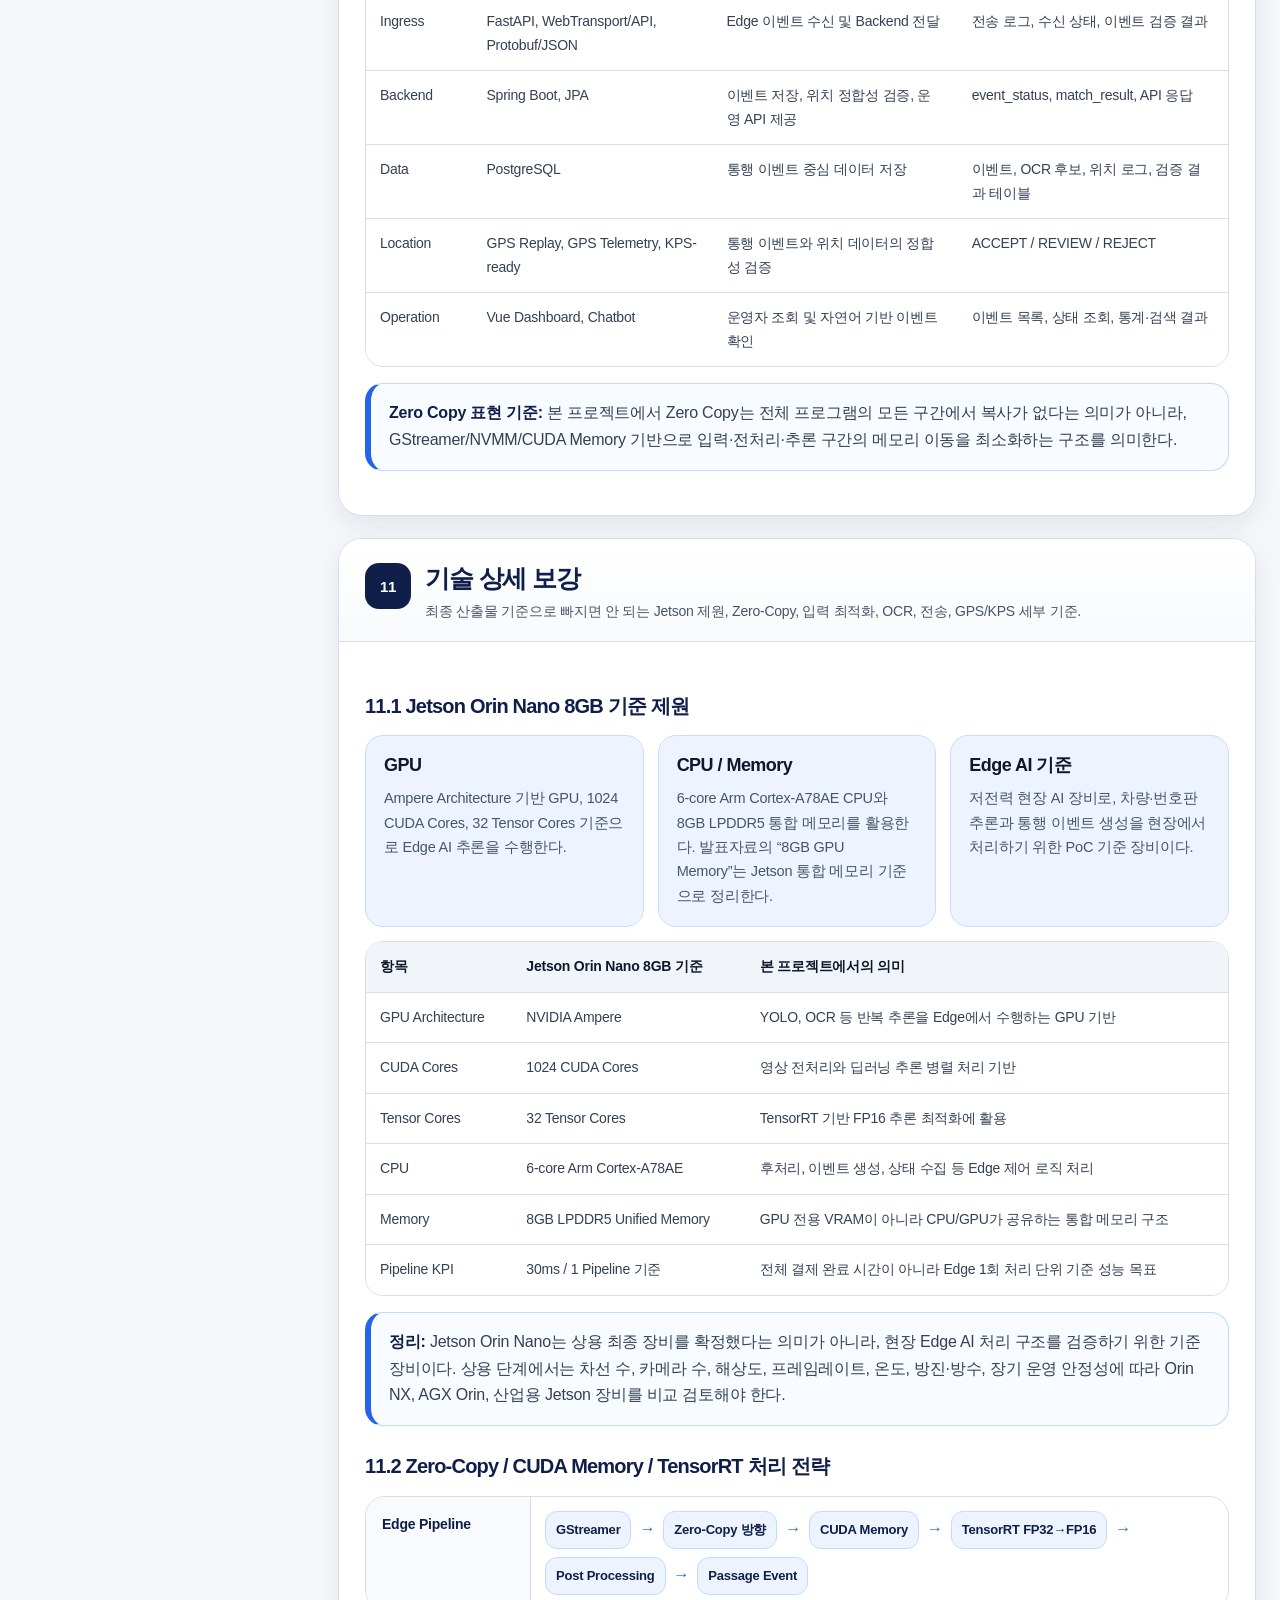
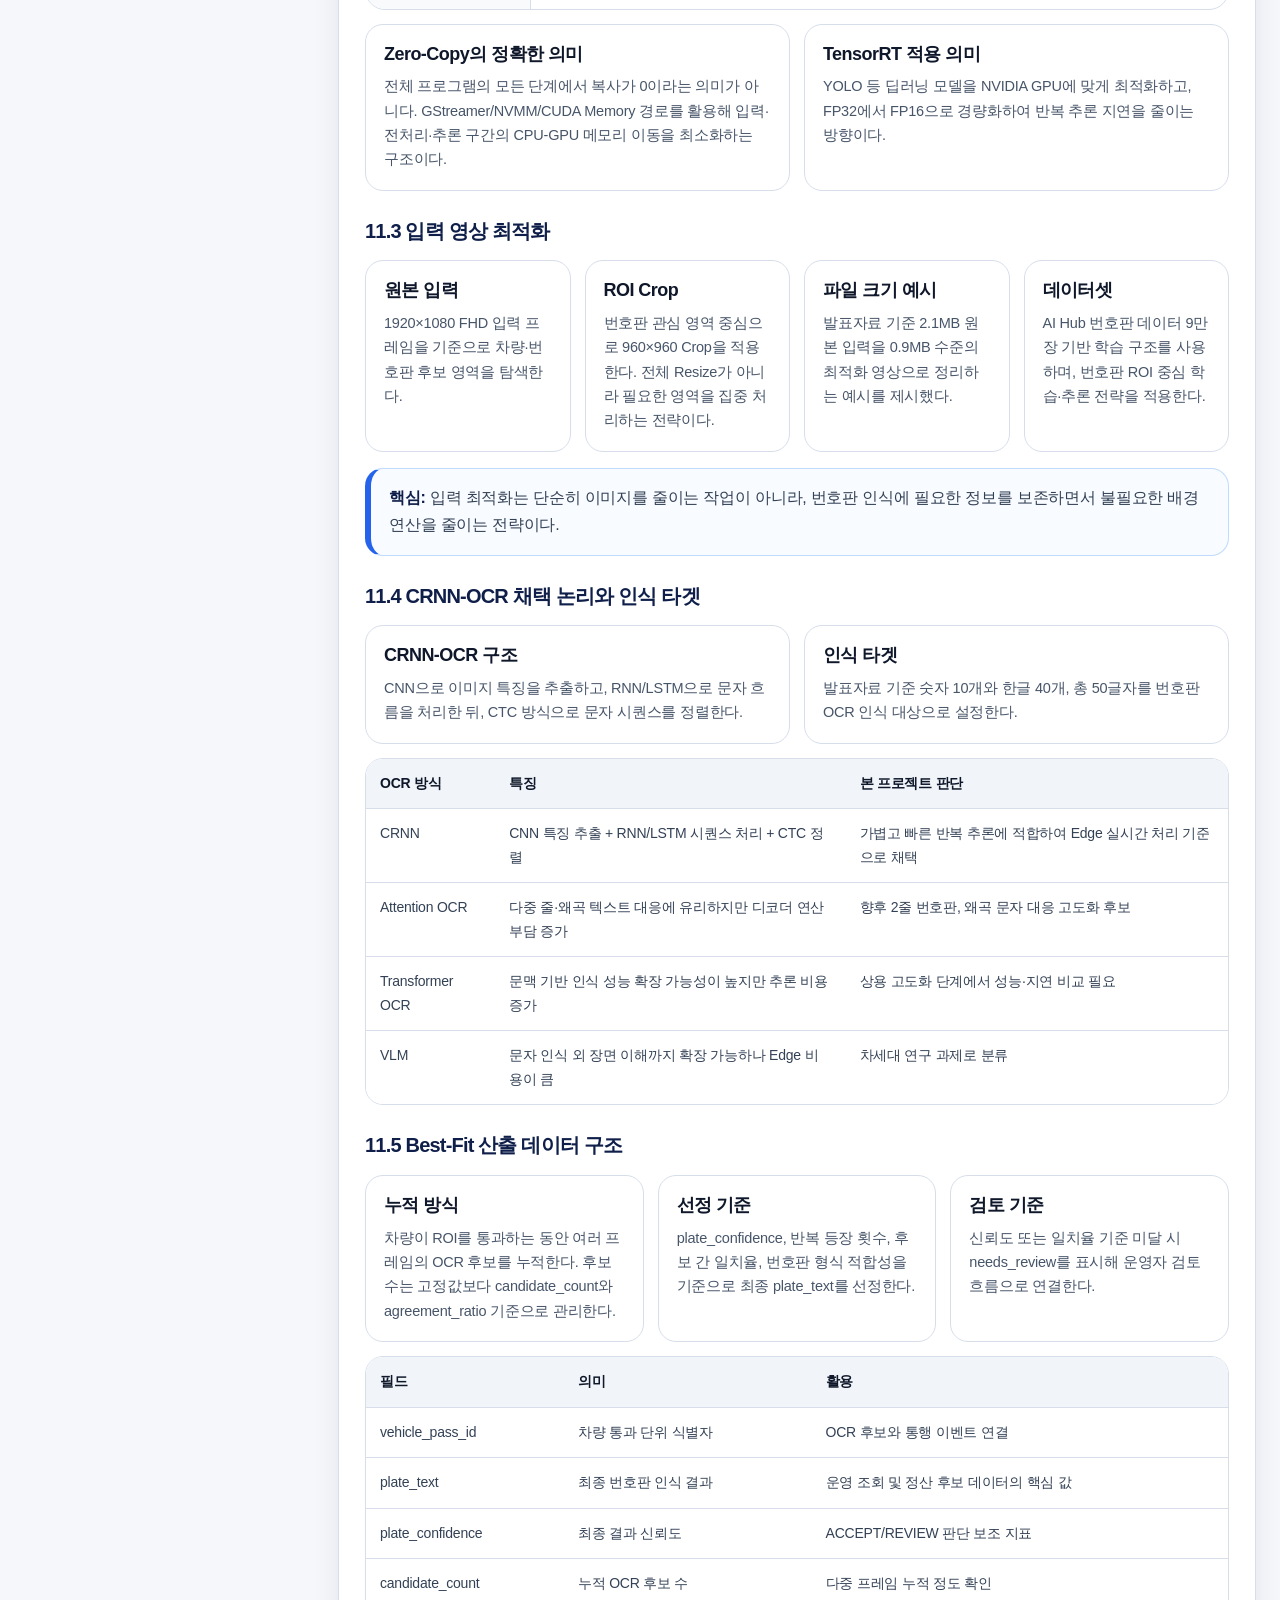
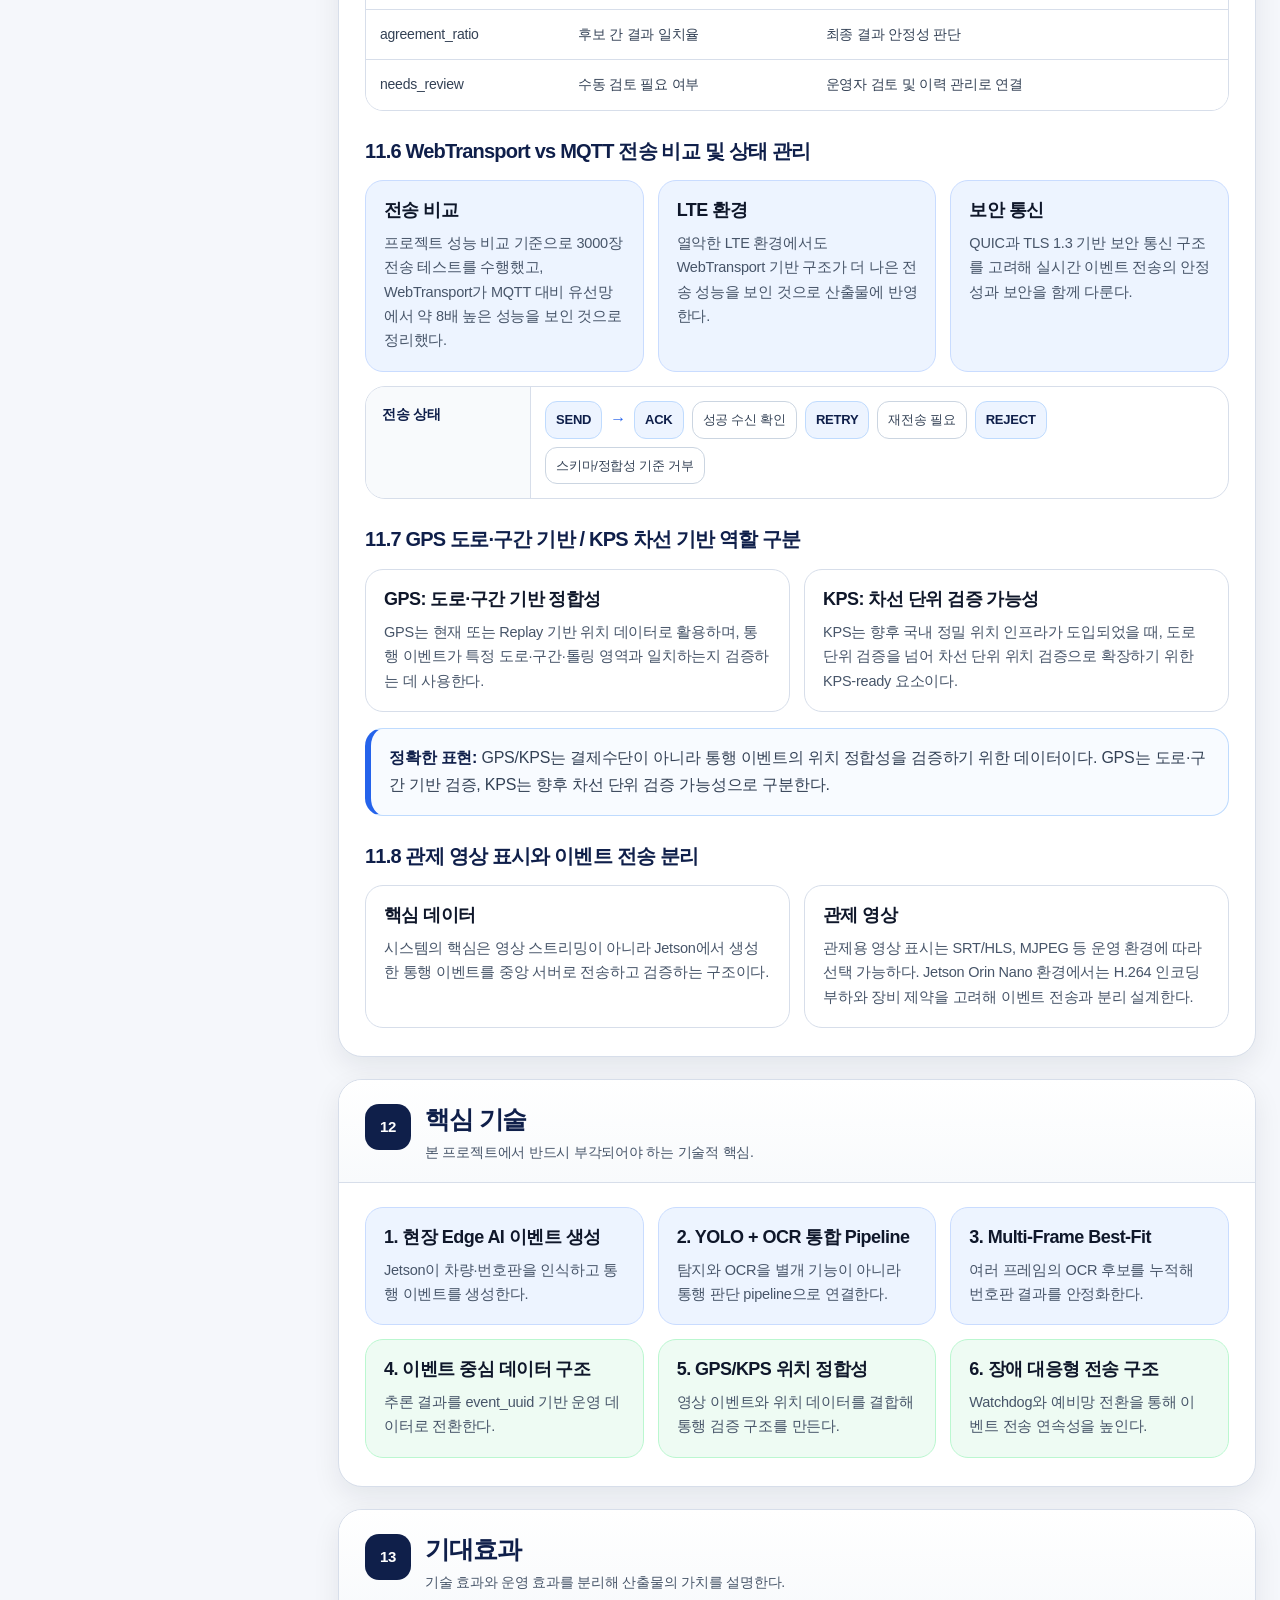
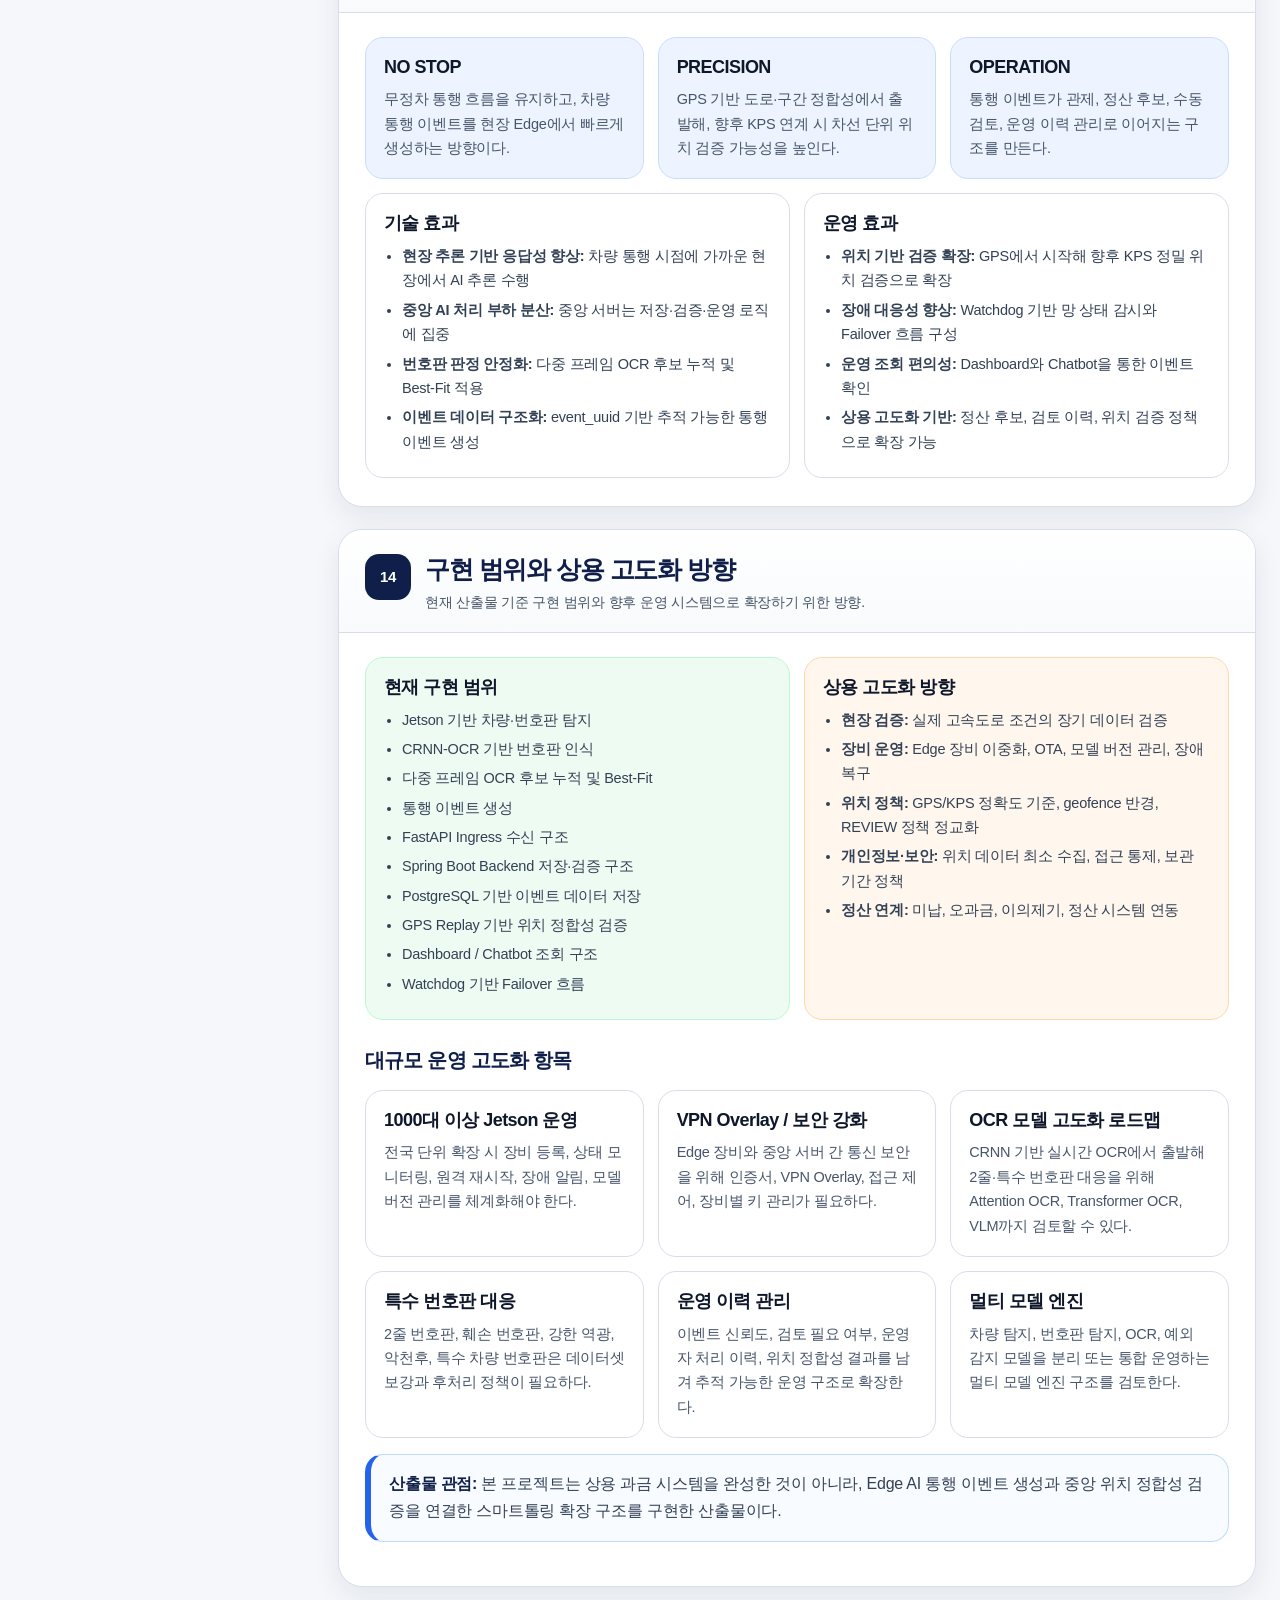
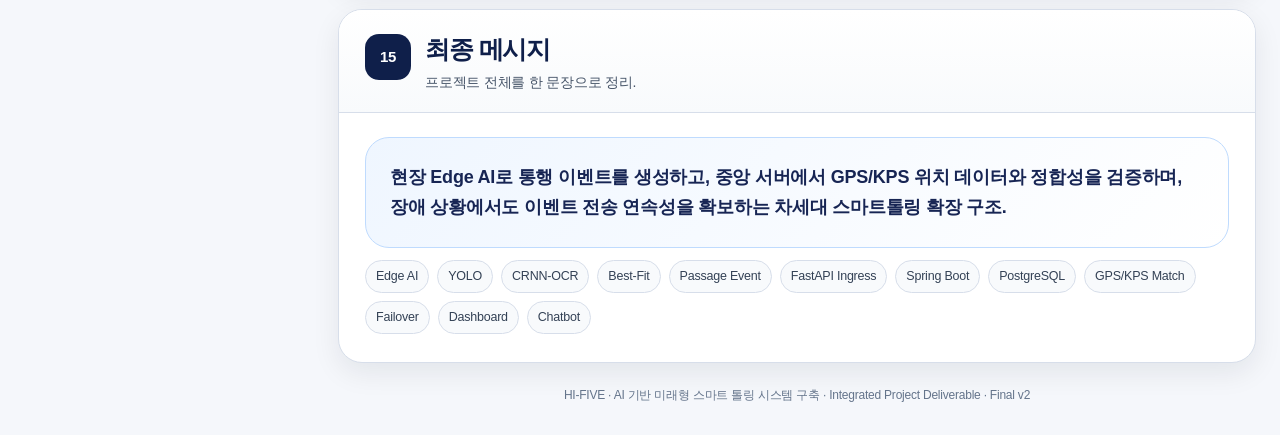
<file: hifive2/index.html>
<!doctype html>
<html lang="ko">
<head>
  <meta charset="utf-8" />
  <meta name="viewport" content="width=device-width, initial-scale=1" />
  <title>HI-FIVE 종합 산출물 | AI 기반 미래형 스마트 톨링 시스템</title>
  <style>
    :root {
      --bg: #f5f7fb;
      --paper: #ffffff;
      --ink: #111827;
      --sub: #475569;
      --muted: #64748b;
      --line: #d7deea;
      --line-strong: #b8c3d4;
      --navy: #0f1f4a;
      --navy2: #172554;
      --blue: #2563eb;
      --blue2: #1d4ed8;
      --blue-soft: #edf4ff;
      --gray-soft: #f8fafc;
      --green: #15803d;
      --green-soft: #eefbf3;
      --amber: #b45309;
      --amber-soft: #fff7ed;
      --red: #b91c1c;
      --red-soft: #fff1f2;
      --shadow: 0 10px 28px rgba(15, 23, 42, 0.08);
      --radius: 18px;
    }

    * { box-sizing: border-box; }

    html { scroll-behavior: smooth; }

    body {
      margin: 0;
      background:
        radial-gradient(circle at top left, rgba(37, 99, 235, 0.08), transparent 30%),
        var(--bg);
      color: var(--ink);
      font-family: -apple-system, BlinkMacSystemFont, "Segoe UI", "Noto Sans KR", "Apple SD Gothic Neo", Arial, sans-serif;
      line-height: 1.68;
      letter-spacing: -0.014em;
    }

    .layout {
      display: grid;
      grid-template-columns: 290px minmax(0, 1fr);
      gap: 24px;
      max-width: 1440px;
      margin: 0 auto;
      padding: 24px;
    }

    .side {
      position: sticky;
      top: 20px;
      align-self: start;
      height: calc(100vh - 40px);
      overflow: auto;
      border: 1px solid var(--line);
      border-radius: 24px;
      background: rgba(255, 255, 255, 0.84);
      backdrop-filter: blur(12px);
      box-shadow: var(--shadow);
      padding: 20px;
    }

    .side h1 {
      margin: 0 0 6px;
      font-size: 18px;
      line-height: 1.32;
      color: var(--navy);
      letter-spacing: -0.04em;
    }

    .side p {
      margin: 0 0 16px;
      font-size: 12px;
      color: var(--muted);
      line-height: 1.5;
    }

    .toc {
      display: grid;
      gap: 7px;
      border-top: 1px solid var(--line);
      padding-top: 14px;
    }

    .toc a {
      display: grid;
      grid-template-columns: 34px 1fr;
      gap: 8px;
      align-items: center;
      text-decoration: none;
      color: #334155;
      padding: 8px 9px;
      border-radius: 12px;
      font-size: 13px;
    }

    .toc a:hover {
      background: var(--blue-soft);
      color: var(--navy);
    }

    .toc .num {
      color: var(--blue);
      font-weight: 800;
      font-size: 12px;
    }

    .main {
      min-width: 0;
    }

    .hero {
      overflow: hidden;
      position: relative;
      border-radius: 30px;
      background: linear-gradient(135deg, #0b1536 0%, #172554 48%, #1d4ed8 100%);
      color: #fff;
      box-shadow: var(--shadow);
      padding: 42px 44px;
      margin-bottom: 22px;
    }

    .hero::before {
      content: "";
      position: absolute;
      width: 390px;
      height: 390px;
      right: -150px;
      top: -160px;
      border-radius: 999px;
      background: rgba(255,255,255,0.11);
    }

    .hero::after {
      content: "";
      position: absolute;
      width: 180px;
      height: 180px;
      right: 110px;
      bottom: -95px;
      border-radius: 999px;
      background: rgba(255,255,255,0.08);
    }

    .eyebrow {
      display: inline-flex;
      gap: 8px;
      align-items: center;
      padding: 7px 12px;
      border: 1px solid rgba(255,255,255,0.28);
      border-radius: 999px;
      background: rgba(255,255,255,0.10);
      font-size: 13px;
      margin-bottom: 16px;
      position: relative;
      z-index: 1;
    }

    .hero h2 {
      margin: 0;
      font-size: 40px;
      line-height: 1.18;
      letter-spacing: -0.055em;
      max-width: 880px;
      position: relative;
      z-index: 1;
    }

    .hero .subtitle {
      margin: 16px 0 0;
      color: rgba(255,255,255,0.86);
      max-width: 900px;
      font-size: 17px;
      position: relative;
      z-index: 1;
    }

    .hero-flow {
      margin-top: 22px;
      display: flex;
      flex-wrap: wrap;
      gap: 8px;
      align-items: center;
      position: relative;
      z-index: 1;
    }

    .hero-flow span {
      display: inline-flex;
      align-items: center;
      min-height: 34px;
      padding: 6px 11px;
      border-radius: 999px;
      color: #eff6ff;
      background: rgba(255,255,255,0.10);
      border: 1px solid rgba(255,255,255,0.22);
      font-size: 13px;
      white-space: nowrap;
    }

    .hero-flow b {
      color: rgba(255,255,255,0.70);
      font-weight: 800;
    }

    .quick {
      display: grid;
      grid-template-columns: 1.2fr 0.8fr;
      gap: 16px;
      margin-bottom: 22px;
    }

    section {
      background: var(--paper);
      border: 1px solid var(--line);
      border-radius: 24px;
      box-shadow: var(--shadow);
      margin-bottom: 22px;
      overflow: hidden;
    }

    .section-head {
      display: grid;
      grid-template-columns: auto 1fr;
      gap: 14px;
      align-items: start;
      padding: 24px 26px 17px;
      background: linear-gradient(180deg, #ffffff, #f8fafc);
      border-bottom: 1px solid var(--line);
    }

    .section-no {
      width: 46px;
      height: 46px;
      display: grid;
      place-items: center;
      border-radius: 14px;
      background: var(--navy);
      color: #fff;
      font-weight: 900;
      font-size: 15px;
      letter-spacing: -0.02em;
    }

    .section-head h2 {
      margin: 0;
      font-size: 25px;
      line-height: 1.25;
      color: var(--navy);
      letter-spacing: -0.045em;
    }

    .section-head p {
      margin: 6px 0 0;
      color: var(--sub);
      font-size: 14px;
    }

    .section-body {
      padding: 24px 26px 28px;
    }

    .card {
      background: #fff;
      border: 1px solid var(--line);
      border-radius: var(--radius);
      padding: 18px;
      min-width: 0;
    }

    .card h3 {
      margin: 0 0 8px;
      color: #0f172a;
      font-size: 18px;
      line-height: 1.32;
      letter-spacing: -0.03em;
    }

    .card p {
      margin: 0;
      color: var(--sub);
      font-size: 14.5px;
    }

    .card.blue { background: var(--blue-soft); border-color: #c9dcff; }
    .card.green { background: var(--green-soft); border-color: #bbf7d0; }
    .card.amber { background: var(--amber-soft); border-color: #fed7aa; }
    .card.red { background: var(--red-soft); border-color: #fecaca; }
    .card.gray { background: var(--gray-soft); }

    .grid { display: grid; gap: 14px; }
    .grid.two { grid-template-columns: repeat(2, minmax(0, 1fr)); }
    .grid.three { grid-template-columns: repeat(3, minmax(0, 1fr)); }
    .grid.four { grid-template-columns: repeat(4, minmax(0, 1fr)); }

    .lead {
      margin: 0 0 16px;
      font-size: 16px;
      color: #1f2937;
    }

    .muted {
      color: var(--muted);
    }

    .callout {
      border: 1px solid #bfdbfe;
      border-left: 6px solid var(--blue);
      background: #f8fbff;
      border-radius: 18px;
      padding: 16px 18px;
      color: #334155;
      margin: 16px 0;
    }

    .callout strong {
      color: var(--navy);
    }

    .compact-list {
      margin: 8px 0 0;
      padding-left: 18px;
      color: #334155;
      font-size: 14.5px;
    }

    .compact-list li {
      margin: 5px 0;
    }

    .big-flow {
      display: grid;
      grid-template-columns: repeat(6, minmax(0, 1fr));
      gap: 10px;
      align-items: stretch;
    }

    .flow-step {
      position: relative;
      border: 1px solid #cbd5e1;
      border-radius: 18px;
      padding: 15px 14px;
      min-height: 132px;
      background: #fff;
      display: grid;
      align-content: start;
      gap: 8px;
    }

    .flow-step:not(:last-child)::after {
      content: "→";
      position: absolute;
      right: -15px;
      top: 50%;
      transform: translateY(-50%);
      color: var(--blue);
      font-weight: 900;
      font-size: 21px;
      z-index: 2;
    }

    .flow-step .kicker {
      color: var(--blue);
      font-weight: 800;
      font-size: 12px;
    }

    .flow-step strong {
      color: var(--navy);
      font-size: 16px;
      line-height: 1.28;
    }

    .flow-step span {
      color: var(--sub);
      font-size: 13px;
      line-height: 1.45;
    }

    .lane {
      border: 1px solid var(--line);
      border-radius: 20px;
      overflow: hidden;
      background: #fff;
    }

    .lane-row {
      display: grid;
      grid-template-columns: 165px minmax(0,1fr);
      border-top: 1px solid var(--line);
    }

    .lane-row:first-child { border-top: 0; }

    .lane-title {
      padding: 16px;
      background: #f8fafc;
      border-right: 1px solid var(--line);
      color: var(--navy);
      font-weight: 900;
      font-size: 14px;
    }

    .lane-items {
      padding: 14px;
      display: flex;
      gap: 8px;
      flex-wrap: wrap;
      align-items: center;
    }

    .node {
      display: inline-flex;
      align-items: center;
      justify-content: center;
      min-height: 34px;
      padding: 7px 10px;
      border: 1px solid #cbd5e1;
      background: #fff;
      border-radius: 12px;
      color: #334155;
      font-size: 13px;
      white-space: nowrap;
    }

    .node.primary {
      background: var(--blue-soft);
      border-color: #bfdbfe;
      color: var(--navy);
      font-weight: 700;
    }

    .arr {
      color: var(--blue);
      font-weight: 900;
    }

    .mini-title {
      margin: 24px 0 12px;
      color: var(--navy);
      font-size: 20px;
      letter-spacing: -0.04em;
    }

    .detail-steps {
      display: grid;
      gap: 12px;
    }

    .detail-step {
      display: grid;
      grid-template-columns: 150px 1fr 1fr 1fr;
      gap: 10px;
      align-items: stretch;
      border: 1px solid var(--line);
      border-radius: 18px;
      overflow: hidden;
      background: #fff;
    }

    .detail-step .stage {
      background: var(--navy);
      color: #fff;
      padding: 16px;
      display: grid;
      align-content: center;
      font-weight: 900;
      text-align: center;
    }

    .detail-step .cell {
      padding: 14px 16px;
      border-left: 1px solid var(--line);
    }

    .detail-step .cell b {
      display: block;
      color: #0f172a;
      font-size: 13px;
      margin-bottom: 5px;
    }

    .detail-step .cell span {
      color: var(--sub);
      font-size: 13.5px;
    }

    .table-wrap {
      overflow-x: auto;
      border-radius: 18px;
      border: 1px solid var(--line);
    }

    table {
      width: 100%;
      border-collapse: collapse;
      min-width: 780px;
      background: #fff;
    }

    th, td {
      padding: 13px 14px;
      text-align: left;
      vertical-align: top;
      border-bottom: 1px solid var(--line);
      font-size: 14px;
    }

    th {
      background: #f1f5f9;
      color: #0f172a;
      font-weight: 800;
      white-space: nowrap;
    }

    td { color: #334155; }
    tr:last-child td { border-bottom: 0; }

    .status-grid {
      display: grid;
      grid-template-columns: repeat(3, 1fr);
      gap: 14px;
    }

    .status {
      border-radius: 18px;
      padding: 18px;
      border: 1px solid var(--line);
    }

    .status h3 {
      margin: 0 0 7px;
      font-size: 18px;
      letter-spacing: -0.03em;
    }

    .status p {
      margin: 0;
      color: var(--sub);
      font-size: 14px;
    }

    .status.accept { background: var(--green-soft); border-color: #bbf7d0; }
    .status.accept h3 { color: var(--green); }
    .status.review { background: var(--amber-soft); border-color: #fed7aa; }
    .status.review h3 { color: var(--amber); }
    .status.reject { background: var(--red-soft); border-color: #fecaca; }
    .status.reject h3 { color: var(--red); }

    .split {
      display: grid;
      grid-template-columns: 1fr 1fr;
      gap: 14px;
    }

    .tag-row {
      display: flex;
      flex-wrap: wrap;
      gap: 8px;
      margin-top: 12px;
    }

    .tag {
      display: inline-flex;
      align-items: center;
      min-height: 30px;
      padding: 5px 10px;
      border-radius: 999px;
      background: #f8fafc;
      border: 1px solid var(--line);
      color: #334155;
      font-size: 12.5px;
    }

    .final-message {
      border-radius: 24px;
      padding: 24px;
      background: linear-gradient(135deg, #eff6ff, #ffffff);
      border: 1px solid #bfdbfe;
    }

    .final-message p {
      margin: 0;
      font-size: 18px;
      color: #172554;
      font-weight: 700;
      line-height: 1.7;
    }

    .footer {
      text-align: center;
      color: var(--muted);
      font-size: 12px;
      margin: 22px 0 6px;
    }

    @media (max-width: 1180px) {
      .layout {
        grid-template-columns: 1fr;
      }
      .side {
        position: relative;
        top: auto;
        height: auto;
      }
      .toc {
        grid-template-columns: repeat(2, minmax(0, 1fr));
      }
      .big-flow {
        grid-template-columns: repeat(3, minmax(0, 1fr));
      }
      .flow-step:nth-child(3)::after {
        display: none;
      }
      .quick {
        grid-template-columns: 1fr;
      }
    }

    @media (max-width: 760px) {
      .layout {
        padding: 14px;
      }
      .hero {
        padding: 30px 24px;
      }
      .hero h2 {
        font-size: 30px;
      }
      .section-head {
        grid-template-columns: 1fr;
      }
      .grid.two, .grid.three, .grid.four, .split, .status-grid, .big-flow {
        grid-template-columns: 1fr;
      }
      .flow-step::after {
        display: none;
      }
      .lane-row {
        grid-template-columns: 1fr;
      }
      .lane-title {
        border-right: 0;
        border-bottom: 1px solid var(--line);
      }
      .detail-step {
        grid-template-columns: 1fr;
      }
      .detail-step .cell {
        border-left: 0;
        border-top: 1px solid var(--line);
      }
      .toc {
        grid-template-columns: 1fr;
      }
    }

    @media print {
      body {
        background: #fff;
      }
      .layout {
        display: block;
        max-width: none;
        padding: 0;
      }
      .side {
        display: none;
      }
      .hero, section {
        box-shadow: none;
        border-radius: 14px;
        break-inside: avoid;
      }
      section {
        margin-bottom: 14px;
      }
      .section-body {
        padding: 18px;
      }
      .big-flow {
        grid-template-columns: repeat(3, 1fr);
      }
      .flow-step::after {
        display: none;
      }
      a { text-decoration: none; color: inherit; }
    }
  </style>
</head>
<body>
  <div class="layout">
    <aside class="side">
      <h1>HI-FIVE 종합 산출물</h1>
      <p>AI 기반 미래형 스마트 톨링 시스템 구축<br />프로젝트 이해를 위한 통합 HTML 문서</p>
      <nav class="toc">
        <a href="#purpose"><span class="num">01</span><span>문서 목적</span></a>
        <a href="#summary"><span class="num">02</span><span>30초 요약</span></a>
        <a href="#overview"><span class="num">03</span><span>프로젝트 개요</span></a>
        <a href="#architecture"><span class="num">04</span><span>한눈에 보는 구조</span></a>
        <a href="#flow"><span class="num">05</span><span>종합 파이프라인</span></a>
        <a href="#edge"><span class="num">06</span><span>Jetson 내부 처리</span></a>
        <a href="#server"><span class="num">07</span><span>중앙 서버 처리</span></a>
        <a href="#location"><span class="num">08</span><span>GPS/KPS 정합성</span></a>
        <a href="#data"><span class="num">09</span><span>데이터 구조</span></a>
        <a href="#tech"><span class="num">10</span><span>기술 설명</span></a>
        <a href="#detail"><span class="num">11</span><span>기술 상세 보강</span></a>
        <a href="#core"><span class="num">12</span><span>핵심 기술</span></a>
        <a href="#effect"><span class="num">13</span><span>기대효과</span></a>
        <a href="#scope"><span class="num">14</span><span>구현 범위</span></a>
        <a href="#closing"><span class="num">15</span><span>최종 메시지</span></a>
      </nav>
    </aside>

    <main class="main">
      <header class="hero">
        <div class="eyebrow">Project Integrated Deliverable</div>
        <h2>AI 기반 미래형 스마트 톨링 시스템 구축</h2>
        <p class="subtitle">
          Edge AI로 통행 이벤트를 생성하고, 중앙 서버에서 GPS/KPS 위치 정합성을 검증하는 스마트톨링 PoC 산출물
        </p>
        <div class="hero-flow">
          <span>Camera</span><b>→</b>
          <span>Jetson Edge AI</span><b>→</b>
          <span>Passage Event</span><b>→</b>
          <span>Ingress</span><b>→</b>
          <span>Backend</span><b>→</b>
          <span>GPS/KPS Match</span><b>→</b>
          <span>Dashboard / Chatbot</span>
        </div>
      </header>

      <div class="quick">
        <div class="card blue">
          <h3>문서 한 줄 정의</h3>
          <p>
            본 문서는 발표자료를 보지 않은 제3자도 HI-FIVE 프로젝트의 목적, 시스템 구조, 데이터 흐름,
            주요 기술, 기대효과를 이해할 수 있도록 정리한 종합 HTML 산출물이다.
          </p>
        </div>
        <div class="card green">
          <h3>핵심 관점</h3>
          <p>
            Jetson은 현장 통행 이벤트 생성, 중앙 서버는 저장·검증·조회,
            GPS/KPS는 위치 정합성 검증 데이터로 역할을 분리한다.
          </p>
        </div>
      </div>

      <section id="purpose">
        <div class="section-head">
          <div class="section-no">01</div>
          <div>
            <h2>문서 목적</h2>
            <p>시연 순서가 아니라 산출물 기준으로 프로젝트 전체를 설명하기 위한 문서.</p>
          </div>
        </div>
        <div class="section-body">
          <p class="lead">
            이 문서는 특정 시연 장면을 설명하기 위한 자료가 아니라, 프로젝트 결과물을 기준으로
            <strong>시스템 목적, 구성, 파이프라인, 기술 요소, 데이터 구조, 기대효과</strong>를 통합 정리한 산출물이다.
          </p>
          <div class="grid three">
            <div class="card">
              <h3>이해 대상</h3>
              <p>프로젝트를 처음 보는 검토자, 현업자, 발표 평가자, 인수인계 담당자가 빠르게 구조를 파악할 수 있도록 한다.</p>
            </div>
            <div class="card">
              <h3>문서 범위</h3>
              <p>Jetson Edge AI, 중앙 서버, 데이터 저장, GPS/KPS 위치 정합성, 운영 조회 구조를 포함한다.</p>
            </div>
            <div class="card">
              <h3>제외 범위</h3>
              <p>Q&A성 방어 문장, 멘토 대화 내용, 해외 정책 상세, 단순 시연 순서 중심 설명은 제외한다.</p>
            </div>
          </div>
        </div>
      </section>

      <section id="summary">
        <div class="section-head">
          <div class="section-no">02</div>
          <div>
            <h2>30초 요약</h2>
            <p>처음 보는 사람이 가장 먼저 이해해야 하는 프로젝트 핵심.</p>
          </div>
        </div>
        <div class="section-body">
          <div class="final-message">
            <p>
              HI-FIVE는 Jetson Edge AI가 차량과 번호판을 인식해 통행 이벤트를 생성하고,
              중앙 서버가 GPS/KPS 위치 데이터와 정합성을 검증하는 스마트톨링 시스템이다.
              핵심은 현장 추론, 이벤트 중심 데이터화, 중앙 검증, 위치 기반 확장성이다.
            </p>
          </div>

          <div class="grid four" style="margin-top:14px;">
            <div class="card">
              <h3>현장</h3>
              <p>Jetson에서 차량·번호판을 인식하고 OCR 결과를 누적한다.</p>
            </div>
            <div class="card">
              <h3>이벤트</h3>
              <p>번호판, 시간, 차로, 신뢰도 기반 통행 이벤트를 생성한다.</p>
            </div>
            <div class="card">
              <h3>검증</h3>
              <p>중앙 서버에서 GPS/KPS 위치 데이터와 정합성을 판단한다.</p>
            </div>
            <div class="card">
              <h3>운영</h3>
              <p>Dashboard와 Chatbot으로 통행 이벤트와 상태를 조회한다.</p>
            </div>
          </div>
        </div>
      </section>

      <section id="overview">
        <div class="section-head">
          <div class="section-no">03</div>
          <div>
            <h2>프로젝트 개요</h2>
            <p>기존 하이패스 체계를 존중하면서 미래형 스마트톨링 확장 구조를 제안.</p>
          </div>
        </div>
        <div class="section-body">
          <p class="lead">
            본 프로젝트는 기존 하이패스 체계를 부정하거나 대체하려는 목적이 아니다.
            향후 정밀 위치 기반 스마트톨링 환경에서 필요해질 수 있는
            <strong>차량 인식 자동화, 위치 정합성 검증, 이벤트 중심 데이터 관리, 장애 대응형 통신</strong>을
            하나의 시스템 구조로 검토한 프로젝트이다.
          </p>

          <div class="callout">
            <strong>핵심 방향:</strong>
            중앙 서버가 AI 추론까지 모두 담당하는 구조는 차로·장비 수가 증가할수록 중앙 연산 자원과 응답성 부담이 커질 수 있다.
            본 프로젝트는 현장 Edge에서 1차 통행 이벤트를 생성하고, 중앙 서버는 저장·검증·운영 판단에 집중하도록 역할을 분리한다.
          </div>

          <div class="grid two">
            <div class="card">
              <h3>기술 목표</h3>
              <ul class="compact-list">
                <li>Jetson 기반 차량·번호판 인식</li>
                <li>OCR 후보 누적 및 Best-Fit 판정</li>
                <li>통행 이벤트 생성 및 중앙 서버 전송</li>
                <li>GPS/KPS 위치 정합성 검증</li>
                <li>장애 대응형 통신 구조 구성</li>
              </ul>
            </div>
            <div class="card">
              <h3>운영 목표</h3>
              <ul class="compact-list">
                <li>통행 이벤트의 구조화된 저장</li>
                <li>위치 검증 결과의 상태 관리</li>
                <li>운영자 Dashboard 조회</li>
                <li>Chatbot 기반 이벤트 검색</li>
                <li>향후 KPS 연계 확장성 확보</li>
              </ul>
            </div>
          </div>
        </div>
      </section>

      <section id="architecture">
        <div class="section-head">
          <div class="section-no">04</div>
          <div>
            <h2>한눈에 보는 시스템 구조</h2>
            <p>각 구성요소가 담당하는 역할을 먼저 분리해서 이해한다.</p>
          </div>
        </div>
        <div class="section-body">
          <div class="grid five" style="display:grid; grid-template-columns: repeat(5, minmax(0,1fr)); gap: 12px;">
            <div class="card blue">
              <h3>Camera</h3>
              <p>차량 통행 영상 입력. 실시간 카메라 또는 사전 영상 입력 가능.</p>
            </div>
            <div class="card blue">
              <h3>Jetson</h3>
              <p>YOLO/OCR/Best-Fit으로 통행 이벤트를 생성하는 현장 Edge AI 장비.</p>
            </div>
            <div class="card">
              <h3>Ingress</h3>
              <p>Jetson 이벤트를 수신하고 스키마 검증 및 Backend 전달 수행.</p>
            </div>
            <div class="card">
              <h3>Backend/Data</h3>
              <p>통행 이벤트 저장, GPS/KPS 위치 정합성 검증, 상태 관리.</p>
            </div>
            <div class="card green">
              <h3>Operation</h3>
              <p>Dashboard와 Chatbot으로 이벤트, 위치 검증, 장비 상태 조회.</p>
            </div>
          </div>

          <h3 class="mini-title">역할 분리 원칙</h3>
          <div class="table-wrap">
            <table>
              <thead>
                <tr>
                  <th>구성요소</th>
                  <th>주요 역할</th>
                  <th>산출 데이터</th>
                  <th>프로젝트 내 의미</th>
                </tr>
              </thead>
              <tbody>
                <tr>
                  <td>Jetson Edge AI</td>
                  <td>차량·번호판 인식, OCR, Best-Fit, 통행 이벤트 생성</td>
                  <td>Passage Event, OCR Candidate</td>
                  <td>현장 통행 이벤트 생성 계층</td>
                </tr>
                <tr>
                  <td>FastAPI Ingress</td>
                  <td>이벤트 수신, 형식 검증, 전송 로그, Backend 전달</td>
                  <td>Transmission Log</td>
                  <td>Edge와 업무 서버 사이의 수신 계층</td>
                </tr>
                <tr>
                  <td>Spring Boot Backend</td>
                  <td>이벤트 저장, 위치 정합성 검증, 상태 관리, API 제공</td>
                  <td>Match Result, Event Status</td>
                  <td>운영 판단과 데이터 관리 계층</td>
                </tr>
                <tr>
                  <td>PostgreSQL</td>
                  <td>통행 이벤트, OCR 후보, 위치 로그, 검증 결과 저장</td>
                  <td>Structured Operation Data</td>
                  <td>시스템 기준 데이터 저장소</td>
                </tr>
                <tr>
                  <td>Vue / Chatbot</td>
                  <td>이벤트 조회, 상태 확인, 자연어 질의</td>
                  <td>운영 화면, 조회 응답</td>
                  <td>운영자 접근 계층</td>
                </tr>
              </tbody>
            </table>
          </div>
        </div>
      </section>

      <section id="flow">
        <div class="section-head">
          <div class="section-no">05</div>
          <div>
            <h2>종합 파이프라인</h2>
            <p>큰 흐름과 상세 흐름을 분리해 시스템 전체 데이터 이동을 설명한다.</p>
          </div>
        </div>
        <div class="section-body">
          <h3 class="mini-title">큰 흐름</h3>
          <div class="big-flow">
            <div class="flow-step">
              <span class="kicker">STEP 1</span>
              <strong>영상 입력</strong>
              <span>Camera 또는 영상 파일에서 차량 통행 장면 입력</span>
            </div>
            <div class="flow-step">
              <span class="kicker">STEP 2</span>
              <strong>Jetson 추론</strong>
              <span>YOLO와 OCR로 차량·번호판 인식</span>
            </div>
            <div class="flow-step">
              <span class="kicker">STEP 3</span>
              <strong>이벤트 생성</strong>
              <span>Best-Fit 결과를 기반으로 통행 이벤트 구성</span>
            </div>
            <div class="flow-step">
              <span class="kicker">STEP 4</span>
              <strong>Ingress 수신</strong>
              <span>이벤트 수신, 검증, 전송 로그 기록</span>
            </div>
            <div class="flow-step">
              <span class="kicker">STEP 5</span>
              <strong>Backend 검증</strong>
              <span>이벤트 저장 및 GPS/KPS 위치 정합성 판단</span>
            </div>
            <div class="flow-step">
              <span class="kicker">STEP 6</span>
              <strong>운영 조회</strong>
              <span>Dashboard와 Chatbot으로 이벤트 상태 확인</span>
            </div>
          </div>

          <h3 class="mini-title">상세 흐름</h3>
          <div class="lane">
            <div class="lane-row">
              <div class="lane-title">Input</div>
              <div class="lane-items">
                <span class="node">Camera / Video</span><span class="arr">→</span>
                <span class="node">GStreamer Input</span><span class="arr">→</span>
                <span class="node">Frame Buffer</span>
              </div>
            </div>
            <div class="lane-row">
              <div class="lane-title">Jetson Edge</div>
              <div class="lane-items">
                <span class="node primary">ROI / 960x960 Crop</span><span class="arr">→</span>
                <span class="node primary">YOLO Vehicle</span><span class="arr">→</span>
                <span class="node primary">YOLO Plate</span><span class="arr">→</span>
                <span class="node primary">Tracking / ROI Crossing</span><span class="arr">→</span>
                <span class="node primary">Plate Crop</span><span class="arr">→</span>
                <span class="node primary">CRNN-OCR</span><span class="arr">→</span>
                <span class="node primary">Multi-Frame Best-Fit</span><span class="arr">→</span>
                <span class="node primary">Passage Event</span>
              </div>
            </div>
            <div class="lane-row">
              <div class="lane-title">Ingress</div>
              <div class="lane-items">
                <span class="node">WebTransport / API</span><span class="arr">→</span>
                <span class="node">Event Receiver</span><span class="arr">→</span>
                <span class="node">Schema Validation</span><span class="arr">→</span>
                <span class="node">Transmission Log</span>
              </div>
            </div>
            <div class="lane-row">
              <div class="lane-title">Backend</div>
              <div class="lane-items">
                <span class="node">Spring Boot API</span><span class="arr">→</span>
                <span class="node">Event Save</span><span class="arr">→</span>
                <span class="node">GPS/KPS Match</span><span class="arr">→</span>
                <span class="node">Status Management</span>
              </div>
            </div>
            <div class="lane-row">
              <div class="lane-title">Data</div>
              <div class="lane-items">
                <span class="node">passage_event</span>
                <span class="node">plate_ocr_candidate</span>
                <span class="node">event_transmission_log</span>
                <span class="node">location_telemetry</span>
                <span class="node">location_event_match</span>
                <span class="node">settlement_candidate</span>
              </div>
            </div>
            <div class="lane-row">
              <div class="lane-title">Operation</div>
              <div class="lane-items">
                <span class="node">Vue Dashboard</span><span class="arr">+</span>
                <span class="node">Chatbot Query</span><span class="arr">→</span>
                <span class="node">Event / Location / Network Status</span>
              </div>
            </div>
          </div>

          <h3 class="mini-title">장애 대응 흐름</h3>
          <div class="big-flow" style="grid-template-columns: repeat(5, minmax(0,1fr));">
            <div class="flow-step">
              <span class="kicker">NETWORK</span>
              <strong>기본 유선망</strong>
              <span>통행 이벤트 전송 기본 경로</span>
            </div>
            <div class="flow-step">
              <span class="kicker">WATCHDOG</span>
              <strong>상태 감시</strong>
              <span>유선망 상태와 전송 가능 여부 확인</span>
            </div>
            <div class="flow-step">
              <span class="kicker">FAIL</span>
              <strong>장애 감지</strong>
              <span>유선망 장애 또는 전송 실패 감지</span>
            </div>
            <div class="flow-step">
              <span class="kicker">SWITCH</span>
              <strong>예비망 전환</strong>
              <span>LTE 등 무선망으로 전송 경로 변경</span>
            </div>
            <div class="flow-step">
              <span class="kicker">CONTINUE</span>
              <strong>이벤트 지속 전송</strong>
              <span>전송 연속성 확보 및 로그 기록</span>
            </div>
          </div>
        </div>
      </section>

      <section id="edge">
        <div class="section-head">
          <div class="section-no">06</div>
          <div>
            <h2>Jetson 내부 처리</h2>
            <p>현장 Edge AI 장비 내부에서 통행 이벤트가 생성되는 과정.</p>
          </div>
        </div>
        <div class="section-body">
          <div class="callout">
            <strong>역할 정의:</strong>
            Jetson은 단순 영상 장비가 아니라, 차량·번호판을 인식하고 OCR 결과를 누적해
            통행 이벤트 후보를 생성하는 현장 Edge AI 장비이다.
          </div>

          <div class="detail-steps">
            <div class="detail-step">
              <div class="stage">GStreamer Input</div>
              <div class="cell"><b>역할</b><span>영상 프레임 수신 및 pipeline 구성</span></div>
              <div class="cell"><b>필요 이유</b><span>입력부터 추론까지 안정적인 프레임 흐름 확보</span></div>
              <div class="cell"><b>결과 데이터</b><span>Frame Buffer</span></div>
            </div>
            <div class="detail-step">
              <div class="stage">ROI / Crop</div>
              <div class="cell"><b>역할</b><span>차량·번호판 관심 영역 중심 Crop</span></div>
              <div class="cell"><b>필요 이유</b><span>번호판 정보 밀도 유지 및 추론 입력 최적화</span></div>
              <div class="cell"><b>결과 데이터</b><span>Preprocessed Frame</span></div>
            </div>
            <div class="detail-step">
              <div class="stage">YOLO Detection</div>
              <div class="cell"><b>역할</b><span>차량 영역과 번호판 영역 탐지</span></div>
              <div class="cell"><b>필요 이유</b><span>OCR 수행 대상인 번호판 영역을 분리</span></div>
              <div class="cell"><b>결과 데이터</b><span>vehicle_bbox, plate_bbox, lane_candidate</span></div>
            </div>
            <div class="detail-step">
              <div class="stage">Tracking</div>
              <div class="cell"><b>역할</b><span>차량을 track 단위로 관리하고 ROI 통과 여부 판단</span></div>
              <div class="cell"><b>필요 이유</b><span>단순 탐지가 아니라 실제 통행 이벤트 단위로 구분</span></div>
              <div class="cell"><b>결과 데이터</b><span>track_id, event_time, passage_candidate</span></div>
            </div>
            <div class="detail-step">
              <div class="stage">CRNN-OCR</div>
              <div class="cell"><b>역할</b><span>번호판 Crop 이미지에서 문자 후보 인식</span></div>
              <div class="cell"><b>필요 이유</b><span>차량 식별을 위한 plate_text 후보 생성</span></div>
              <div class="cell"><b>결과 데이터</b><span>ocr_candidate, confidence</span></div>
            </div>
            <div class="detail-step">
              <div class="stage">Best-Fit</div>
              <div class="cell"><b>역할</b><span>여러 프레임의 OCR 후보를 누적해 최종 번호판 선정</span></div>
              <div class="cell"><b>필요 이유</b><span>일반적인 번호판 인식 상황에서 판정 안정성 향상</span></div>
              <div class="cell"><b>결과 데이터</b><span>final_plate_text, agreement_ratio</span></div>
            </div>
            <div class="detail-step">
              <div class="stage">Event Generation</div>
              <div class="cell"><b>역할</b><span>중앙 서버가 저장·검증 가능한 통행 이벤트 생성</span></div>
              <div class="cell"><b>필요 이유</b><span>AI 추론 결과를 운영 데이터로 전환</span></div>
              <div class="cell"><b>결과 데이터</b><span>event_uuid, plate_text, confidence, lane_id</span></div>
            </div>
          </div>
        </div>
      </section>

      <section id="server">
        <div class="section-head">
          <div class="section-no">07</div>
          <div>
            <h2>중앙 서버 처리</h2>
            <p>Edge에서 생성된 이벤트를 운영 가능한 데이터로 검증·저장·조회하는 계층.</p>
          </div>
        </div>
        <div class="section-body">
          <p class="lead">
            중앙 서버는 AI 추론을 대신하는 계층이 아니라,
            <strong>Edge에서 생성된 이벤트를 운영 가능한 데이터로 검증·저장·조회하는 계층</strong>이다.
          </p>

          <div class="big-flow" style="grid-template-columns: repeat(5, minmax(0,1fr));">
            <div class="flow-step">
              <span class="kicker">01</span>
              <strong>Event Receive</strong>
              <span>Jetson에서 생성된 통행 이벤트 수신</span>
            </div>
            <div class="flow-step">
              <span class="kicker">02</span>
              <strong>Validation</strong>
              <span>필수 필드, 장비 식별자, 이벤트 형식 검증</span>
            </div>
            <div class="flow-step">
              <span class="kicker">03</span>
              <strong>Save</strong>
              <span>passage_event, OCR 후보, 전송 로그 저장</span>
            </div>
            <div class="flow-step">
              <span class="kicker">04</span>
              <strong>Location Match</strong>
              <span>GPS/KPS 위치 데이터와 시간·거리 정합성 검증</span>
            </div>
            <div class="flow-step">
              <span class="kicker">05</span>
              <strong>Operation API</strong>
              <span>Dashboard와 Chatbot 조회 API 제공</span>
            </div>
          </div>

          <h3 class="mini-title">중앙 서버가 관리하는 핵심 판단 기준</h3>
          <div class="grid three">
            <div class="card">
              <h3>이벤트 기준</h3>
              <p>event_uuid, device_id, lane_id, plate_text, event_time, confidence</p>
            </div>
            <div class="card">
              <h3>위치 기준</h3>
              <p>recorded_at, latitude, longitude, accuracy_m, toll_zone radius</p>
            </div>
            <div class="card">
              <h3>상태 기준</h3>
              <p>match_result, event_status, needs_review, transmission_status</p>
            </div>
          </div>
        </div>
      </section>

      <section id="location">
        <div class="section-head">
          <div class="section-no">08</div>
          <div>
            <h2>GPS/KPS 위치 정합성 검증</h2>
            <p>GPS/KPS는 결제수단이 아니라 통행 이벤트의 위치 정합성을 검증하기 위한 데이터.</p>
          </div>
        </div>
        <div class="section-body">
          <div class="callout">
            <strong>역할 구분:</strong>
            Jetson은 영상 기반 통행 이벤트를 생성한다.
            GPS/KPS 위치 데이터는 중앙 Backend/Data 영역에서 통행 이벤트와의 위치 정합성 검증에 사용된다.
          </div>

          <div class="grid three">
            <div class="card">
              <h3>GPS</h3>
              <p>현재 구조에서 위치 데이터 또는 Replay 데이터로 활용한다. 통행 이벤트와 시간·거리 기준으로 매칭한다.</p>
            </div>
            <div class="card">
              <h3>KPS</h3>
              <p>향후 국내 정밀 위치 인프라 도입 시 같은 구조에서 더 정밀한 위치 검증으로 확장할 수 있는 요소이다.</p>
            </div>
            <div class="card">
              <h3>정합성 검증</h3>
              <p>위치 데이터와 영상 기반 통행 이벤트가 같은 시간·구역 기준에서 일치하는지 판단한다.</p>
            </div>
          </div>

          <h3 class="mini-title">검증 기준</h3>
          <div class="lane">
            <div class="lane-row">
              <div class="lane-title">입력 데이터</div>
              <div class="lane-items">
                <span class="node primary">Passage Event</span>
                <span class="node">event_time</span>
                <span class="node">plate_text</span>
                <span class="node">lane_id</span>
                <span class="arr">+</span>
                <span class="node primary">GPS/KPS Location</span>
                <span class="node">recorded_at</span>
                <span class="node">lat/lon</span>
                <span class="node">accuracy_m</span>
              </div>
            </div>
            <div class="lane-row">
              <div class="lane-title">검증 로직</div>
              <div class="lane-items">
                <span class="node">time_diff_ms</span>
                <span class="node">distance_m</span>
                <span class="node">toll_zone radius</span>
                <span class="node">accuracy_m</span>
                <span class="node">plate consistency</span>
              </div>
            </div>
            <div class="lane-row">
              <div class="lane-title">결과</div>
              <div class="lane-items">
                <span class="node">ACCEPT</span>
                <span class="node">REVIEW</span>
                <span class="node">REJECT</span>
                <span class="node">match_result 저장</span>
              </div>
            </div>
          </div>

          <h3 class="mini-title">정합성 상태</h3>
          <div class="status-grid">
            <div class="status accept">
              <h3>ACCEPT</h3>
              <p>영상 기반 통행 이벤트와 위치 데이터가 기준 시간·거리 범위 내에서 정상적으로 일치한 상태.</p>
            </div>
            <div class="status review">
              <h3>REVIEW</h3>
              <p>시간, 거리, 위치 정확도, OCR 신뢰도 등 일부 기준에서 추가 확인이 필요한 상태.</p>
            </div>
            <div class="status reject">
              <h3>REJECT</h3>
              <p>위치 또는 시간 기준상 통행 이벤트와 위치 데이터의 정합성이 실패한 상태.</p>
            </div>
          </div>
        </div>
      </section>

      <section id="data">
        <div class="section-head">
          <div class="section-no">09</div>
          <div>
            <h2>데이터 구조</h2>
            <p>통행 이벤트를 중심으로 OCR, 위치, 전송, 정산 후보 데이터가 연결된다.</p>
          </div>
        </div>
        <div class="section-body">
          <div class="table-wrap">
            <table>
              <thead>
                <tr>
                  <th>테이블</th>
                  <th>역할</th>
                  <th>주요 데이터</th>
                </tr>
              </thead>
              <tbody>
                <tr>
                  <td>passage_event</td>
                  <td>전체 시스템의 기준이 되는 통행 이벤트</td>
                  <td>event_uuid, device_id, lane_id, plate_text, event_time, event_status</td>
                </tr>
                <tr>
                  <td>plate_ocr_candidate</td>
                  <td>다중 프레임 OCR 후보 결과 저장</td>
                  <td>candidate_text, confidence, frame_index, track_id</td>
                </tr>
                <tr>
                  <td>event_transmission_log</td>
                  <td>Edge → Ingress → Backend 전송 상태 기록</td>
                  <td>event_uuid, status, sent_at, received_at, retry_count</td>
                </tr>
                <tr>
                  <td>location_telemetry</td>
                  <td>GPS/KPS 위치 데이터 또는 Replay 로그 저장</td>
                  <td>vehicle_id, recorded_at, latitude, longitude, accuracy_m</td>
                </tr>
                <tr>
                  <td>location_event_match</td>
                  <td>통행 이벤트와 위치 데이터의 정합성 검증 결과</td>
                  <td>event_uuid, time_diff_ms, distance_m, match_result</td>
                </tr>
                <tr>
                  <td>settlement_candidate</td>
                  <td>향후 정산 후보로 확장 가능한 이벤트 관리</td>
                  <td>event_uuid, candidate_status, amount_policy, review_required</td>
                </tr>
              </tbody>
            </table>
          </div>

          <div class="callout">
            <strong>데이터 모델 핵심:</strong>
            passage_event가 중심 테이블이며, OCR 후보, 위치 로그, 정합성 검증 결과, 전송 로그가 event_uuid를 기준으로 연결된다.
            이를 통해 이벤트 추적, 검증, 운영 조회, 고도화된 정산 후보 관리가 가능하다.
          </div>
        </div>
      </section>

      <section id="tech">
        <div class="section-head">
          <div class="section-no">10</div>
          <div>
            <h2>주요 기술 설명</h2>
            <p>각 기술의 역할을 산출물 기준으로 정리.</p>
          </div>
        </div>
        <div class="section-body">
          <div class="table-wrap">
            <table>
              <thead>
                <tr>
                  <th>영역</th>
                  <th>기술</th>
                  <th>프로젝트 내 역할</th>
                  <th>산출물에서 확인되는 결과</th>
                </tr>
              </thead>
              <tbody>
                <tr>
                  <td>Edge AI</td>
                  <td>Jetson Orin Nano, TensorRT</td>
                  <td>현장 차량·번호판 추론 및 통행 이벤트 생성</td>
                  <td>통행 이벤트, 추론 결과, 장비 상태 지표</td>
                </tr>
                <tr>
                  <td>Input Pipeline</td>
                  <td>GStreamer, NVMM, CUDA Memory</td>
                  <td>영상 입력과 전처리, 추론 구간의 pipeline 구성</td>
                  <td>프레임 수신, Crop, 추론 입력 데이터</td>
                </tr>
                <tr>
                  <td>Detection</td>
                  <td>YOLO</td>
                  <td>차량과 번호판 영역 탐지</td>
                  <td>vehicle_bbox, plate_bbox, lane_candidate</td>
                </tr>
                <tr>
                  <td>OCR</td>
                  <td>CRNN-OCR, CTC</td>
                  <td>번호판 문자 후보 인식</td>
                  <td>ocr_candidate, confidence</td>
                </tr>
                <tr>
                  <td>Stabilization</td>
                  <td>Multi-Frame Accumulation, Best-Fit</td>
                  <td>여러 OCR 후보를 누적해 최종 번호판 선정</td>
                  <td>final_plate_text, agreement_ratio</td>
                </tr>
                <tr>
                  <td>Ingress</td>
                  <td>FastAPI, WebTransport/API, Protobuf/JSON</td>
                  <td>Edge 이벤트 수신 및 Backend 전달</td>
                  <td>전송 로그, 수신 상태, 이벤트 검증 결과</td>
                </tr>
                <tr>
                  <td>Backend</td>
                  <td>Spring Boot, JPA</td>
                  <td>이벤트 저장, 위치 정합성 검증, 운영 API 제공</td>
                  <td>event_status, match_result, API 응답</td>
                </tr>
                <tr>
                  <td>Data</td>
                  <td>PostgreSQL</td>
                  <td>통행 이벤트 중심 데이터 저장</td>
                  <td>이벤트, OCR 후보, 위치 로그, 검증 결과 테이블</td>
                </tr>
                <tr>
                  <td>Location</td>
                  <td>GPS Replay, GPS Telemetry, KPS-ready</td>
                  <td>통행 이벤트와 위치 데이터의 정합성 검증</td>
                  <td>ACCEPT / REVIEW / REJECT</td>
                </tr>
                <tr>
                  <td>Operation</td>
                  <td>Vue Dashboard, Chatbot</td>
                  <td>운영자 조회 및 자연어 기반 이벤트 확인</td>
                  <td>이벤트 목록, 상태 조회, 통계·검색 결과</td>
                </tr>
              </tbody>
            </table>
          </div>

          <div class="callout">
            <strong>Zero Copy 표현 기준:</strong>
            본 프로젝트에서 Zero Copy는 전체 프로그램의 모든 구간에서 복사가 없다는 의미가 아니라,
            GStreamer/NVMM/CUDA Memory 기반으로 입력·전처리·추론 구간의 메모리 이동을 최소화하는 구조를 의미한다.
          </div>
        </div>
      </section>


      <section id="detail">
        <div class="section-head">
          <div class="section-no">11</div>
          <div>
            <h2>기술 상세 보강</h2>
            <p>최종 산출물 기준으로 빠지면 안 되는 Jetson 제원, Zero-Copy, 입력 최적화, OCR, 전송, GPS/KPS 세부 기준.</p>
          </div>
        </div>
        <div class="section-body">

          <h3 class="mini-title">11.1 Jetson Orin Nano 8GB 기준 제원</h3>
          <div class="grid three">
            <div class="card blue">
              <h3>GPU</h3>
              <p>Ampere Architecture 기반 GPU, 1024 CUDA Cores, 32 Tensor Cores 기준으로 Edge AI 추론을 수행한다.</p>
            </div>
            <div class="card blue">
              <h3>CPU / Memory</h3>
              <p>6-core Arm Cortex-A78AE CPU와 8GB LPDDR5 통합 메모리를 활용한다. 발표자료의 “8GB GPU Memory”는 Jetson 통합 메모리 기준으로 정리한다.</p>
            </div>
            <div class="card blue">
              <h3>Edge AI 기준</h3>
              <p>저전력 현장 AI 장비로, 차량·번호판 추론과 통행 이벤트 생성을 현장에서 처리하기 위한 PoC 기준 장비이다.</p>
            </div>
          </div>

          <div class="table-wrap" style="margin-top:14px;">
            <table>
              <thead>
                <tr>
                  <th>항목</th>
                  <th>Jetson Orin Nano 8GB 기준</th>
                  <th>본 프로젝트에서의 의미</th>
                </tr>
              </thead>
              <tbody>
                <tr>
                  <td>GPU Architecture</td>
                  <td>NVIDIA Ampere</td>
                  <td>YOLO, OCR 등 반복 추론을 Edge에서 수행하는 GPU 기반</td>
                </tr>
                <tr>
                  <td>CUDA Cores</td>
                  <td>1024 CUDA Cores</td>
                  <td>영상 전처리와 딥러닝 추론 병렬 처리 기반</td>
                </tr>
                <tr>
                  <td>Tensor Cores</td>
                  <td>32 Tensor Cores</td>
                  <td>TensorRT 기반 FP16 추론 최적화에 활용</td>
                </tr>
                <tr>
                  <td>CPU</td>
                  <td>6-core Arm Cortex-A78AE</td>
                  <td>후처리, 이벤트 생성, 상태 수집 등 Edge 제어 로직 처리</td>
                </tr>
                <tr>
                  <td>Memory</td>
                  <td>8GB LPDDR5 Unified Memory</td>
                  <td>GPU 전용 VRAM이 아니라 CPU/GPU가 공유하는 통합 메모리 구조</td>
                </tr>
                <tr>
                  <td>Pipeline KPI</td>
                  <td>30ms / 1 Pipeline 기준</td>
                  <td>전체 결제 완료 시간이 아니라 Edge 1회 처리 단위 기준 성능 목표</td>
                </tr>
              </tbody>
            </table>
          </div>

          <div class="callout">
            <strong>정리:</strong>
            Jetson Orin Nano는 상용 최종 장비를 확정했다는 의미가 아니라, 현장 Edge AI 처리 구조를 검증하기 위한 기준 장비이다.
            상용 단계에서는 차선 수, 카메라 수, 해상도, 프레임레이트, 온도, 방진·방수, 장기 운영 안정성에 따라 Orin NX, AGX Orin, 산업용 Jetson 장비를 비교 검토해야 한다.
          </div>

          <h3 class="mini-title">11.2 Zero-Copy / CUDA Memory / TensorRT 처리 전략</h3>
          <div class="lane">
            <div class="lane-row">
              <div class="lane-title">Edge Pipeline</div>
              <div class="lane-items">
                <span class="node primary">GStreamer</span><span class="arr">→</span>
                <span class="node primary">Zero-Copy 방향</span><span class="arr">→</span>
                <span class="node primary">CUDA Memory</span><span class="arr">→</span>
                <span class="node primary">TensorRT FP32→FP16</span><span class="arr">→</span>
                <span class="node primary">Post Processing</span><span class="arr">→</span>
                <span class="node primary">Passage Event</span>
              </div>
            </div>
          </div>

          <div class="grid two" style="margin-top:14px;">
            <div class="card">
              <h3>Zero-Copy의 정확한 의미</h3>
              <p>전체 프로그램의 모든 단계에서 복사가 0이라는 의미가 아니다. GStreamer/NVMM/CUDA Memory 경로를 활용해 입력·전처리·추론 구간의 CPU-GPU 메모리 이동을 최소화하는 구조이다.</p>
            </div>
            <div class="card">
              <h3>TensorRT 적용 의미</h3>
              <p>YOLO 등 딥러닝 모델을 NVIDIA GPU에 맞게 최적화하고, FP32에서 FP16으로 경량화하여 반복 추론 지연을 줄이는 방향이다.</p>
            </div>
          </div>

          <h3 class="mini-title">11.3 입력 영상 최적화</h3>
          <div class="grid four">
            <div class="card">
              <h3>원본 입력</h3>
              <p>1920×1080 FHD 입력 프레임을 기준으로 차량·번호판 후보 영역을 탐색한다.</p>
            </div>
            <div class="card">
              <h3>ROI Crop</h3>
              <p>번호판 관심 영역 중심으로 960×960 Crop을 적용한다. 전체 Resize가 아니라 필요한 영역을 집중 처리하는 전략이다.</p>
            </div>
            <div class="card">
              <h3>파일 크기 예시</h3>
              <p>발표자료 기준 2.1MB 원본 입력을 0.9MB 수준의 최적화 영상으로 정리하는 예시를 제시했다.</p>
            </div>
            <div class="card">
              <h3>데이터셋</h3>
              <p>AI Hub 번호판 데이터 9만 장 기반 학습 구조를 사용하며, 번호판 ROI 중심 학습·추론 전략을 적용한다.</p>
            </div>
          </div>

          <div class="callout">
            <strong>핵심:</strong>
            입력 최적화는 단순히 이미지를 줄이는 작업이 아니라, 번호판 인식에 필요한 정보를 보존하면서 불필요한 배경 연산을 줄이는 전략이다.
          </div>

          <h3 class="mini-title">11.4 CRNN-OCR 채택 논리와 인식 타겟</h3>
          <div class="grid two">
            <div class="card">
              <h3>CRNN-OCR 구조</h3>
              <p>CNN으로 이미지 특징을 추출하고, RNN/LSTM으로 문자 흐름을 처리한 뒤, CTC 방식으로 문자 시퀀스를 정렬한다.</p>
            </div>
            <div class="card">
              <h3>인식 타겟</h3>
              <p>발표자료 기준 숫자 10개와 한글 40개, 총 50글자를 번호판 OCR 인식 대상으로 설정한다.</p>
            </div>
          </div>

          <div class="table-wrap" style="margin-top:14px;">
            <table>
              <thead>
                <tr>
                  <th>OCR 방식</th>
                  <th>특징</th>
                  <th>본 프로젝트 판단</th>
                </tr>
              </thead>
              <tbody>
                <tr>
                  <td>CRNN</td>
                  <td>CNN 특징 추출 + RNN/LSTM 시퀀스 처리 + CTC 정렬</td>
                  <td>가볍고 빠른 반복 추론에 적합하여 Edge 실시간 처리 기준으로 채택</td>
                </tr>
                <tr>
                  <td>Attention OCR</td>
                  <td>다중 줄·왜곡 텍스트 대응에 유리하지만 디코더 연산 부담 증가</td>
                  <td>향후 2줄 번호판, 왜곡 문자 대응 고도화 후보</td>
                </tr>
                <tr>
                  <td>Transformer OCR</td>
                  <td>문맥 기반 인식 성능 확장 가능성이 높지만 추론 비용 증가</td>
                  <td>상용 고도화 단계에서 성능·지연 비교 필요</td>
                </tr>
                <tr>
                  <td>VLM</td>
                  <td>문자 인식 외 장면 이해까지 확장 가능하나 Edge 비용이 큼</td>
                  <td>차세대 연구 과제로 분류</td>
                </tr>
              </tbody>
            </table>
          </div>

          <h3 class="mini-title">11.5 Best-Fit 산출 데이터 구조</h3>
          <div class="grid three">
            <div class="card">
              <h3>누적 방식</h3>
              <p>차량이 ROI를 통과하는 동안 여러 프레임의 OCR 후보를 누적한다. 후보 수는 고정값보다 candidate_count와 agreement_ratio 기준으로 관리한다.</p>
            </div>
            <div class="card">
              <h3>선정 기준</h3>
              <p>plate_confidence, 반복 등장 횟수, 후보 간 일치율, 번호판 형식 적합성을 기준으로 최종 plate_text를 선정한다.</p>
            </div>
            <div class="card">
              <h3>검토 기준</h3>
              <p>신뢰도 또는 일치율 기준 미달 시 needs_review를 표시해 운영자 검토 흐름으로 연결한다.</p>
            </div>
          </div>

          <div class="table-wrap" style="margin-top:14px;">
            <table>
              <thead>
                <tr>
                  <th>필드</th>
                  <th>의미</th>
                  <th>활용</th>
                </tr>
              </thead>
              <tbody>
                <tr>
                  <td>vehicle_pass_id</td>
                  <td>차량 통과 단위 식별자</td>
                  <td>OCR 후보와 통행 이벤트 연결</td>
                </tr>
                <tr>
                  <td>plate_text</td>
                  <td>최종 번호판 인식 결과</td>
                  <td>운영 조회 및 정산 후보 데이터의 핵심 값</td>
                </tr>
                <tr>
                  <td>plate_confidence</td>
                  <td>최종 결과 신뢰도</td>
                  <td>ACCEPT/REVIEW 판단 보조 지표</td>
                </tr>
                <tr>
                  <td>candidate_count</td>
                  <td>누적 OCR 후보 수</td>
                  <td>다중 프레임 누적 정도 확인</td>
                </tr>
                <tr>
                  <td>agreement_ratio</td>
                  <td>후보 간 결과 일치율</td>
                  <td>최종 결과 안정성 판단</td>
                </tr>
                <tr>
                  <td>needs_review</td>
                  <td>수동 검토 필요 여부</td>
                  <td>운영자 검토 및 이력 관리로 연결</td>
                </tr>
              </tbody>
            </table>
          </div>

          <h3 class="mini-title">11.6 WebTransport vs MQTT 전송 비교 및 상태 관리</h3>
          <div class="grid three">
            <div class="card blue">
              <h3>전송 비교</h3>
              <p>프로젝트 성능 비교 기준으로 3000장 전송 테스트를 수행했고, WebTransport가 MQTT 대비 유선망에서 약 8배 높은 성능을 보인 것으로 정리했다.</p>
            </div>
            <div class="card blue">
              <h3>LTE 환경</h3>
              <p>열악한 LTE 환경에서도 WebTransport 기반 구조가 더 나은 전송 성능을 보인 것으로 산출물에 반영한다.</p>
            </div>
            <div class="card blue">
              <h3>보안 통신</h3>
              <p>QUIC과 TLS 1.3 기반 보안 통신 구조를 고려해 실시간 이벤트 전송의 안정성과 보안을 함께 다룬다.</p>
            </div>
          </div>

          <div class="lane" style="margin-top:14px;">
            <div class="lane-row">
              <div class="lane-title">전송 상태</div>
              <div class="lane-items">
                <span class="node primary">SEND</span><span class="arr">→</span>
                <span class="node primary">ACK</span>
                <span class="node">성공 수신 확인</span>
                <span class="node primary">RETRY</span>
                <span class="node">재전송 필요</span>
                <span class="node primary">REJECT</span>
                <span class="node">스키마/정합성 기준 거부</span>
              </div>
            </div>
          </div>

          <h3 class="mini-title">11.7 GPS 도로·구간 기반 / KPS 차선 기반 역할 구분</h3>
          <div class="grid two">
            <div class="card">
              <h3>GPS: 도로·구간 기반 정합성</h3>
              <p>GPS는 현재 또는 Replay 기반 위치 데이터로 활용하며, 통행 이벤트가 특정 도로·구간·톨링 영역과 일치하는지 검증하는 데 사용한다.</p>
            </div>
            <div class="card">
              <h3>KPS: 차선 단위 검증 가능성</h3>
              <p>KPS는 향후 국내 정밀 위치 인프라가 도입되었을 때, 도로 단위 검증을 넘어 차선 단위 위치 검증으로 확장하기 위한 KPS-ready 요소이다.</p>
            </div>
          </div>

          <div class="callout">
            <strong>정확한 표현:</strong>
            GPS/KPS는 결제수단이 아니라 통행 이벤트의 위치 정합성을 검증하기 위한 데이터이다.
            GPS는 도로·구간 기반 검증, KPS는 향후 차선 단위 검증 가능성으로 구분한다.
          </div>

          <h3 class="mini-title">11.8 관제 영상 표시와 이벤트 전송 분리</h3>
          <div class="grid two">
            <div class="card">
              <h3>핵심 데이터</h3>
              <p>시스템의 핵심은 영상 스트리밍이 아니라 Jetson에서 생성한 통행 이벤트를 중앙 서버로 전송하고 검증하는 구조이다.</p>
            </div>
            <div class="card">
              <h3>관제 영상</h3>
              <p>관제용 영상 표시는 SRT/HLS, MJPEG 등 운영 환경에 따라 선택 가능하다. Jetson Orin Nano 환경에서는 H.264 인코딩 부하와 장비 제약을 고려해 이벤트 전송과 분리 설계한다.</p>
            </div>
          </div>
        </div>
      </section>


      <section id="core">
        <div class="section-head">
          <div class="section-no">12</div>
          <div>
            <h2>핵심 기술</h2>
            <p>본 프로젝트에서 반드시 부각되어야 하는 기술적 핵심.</p>
          </div>
        </div>
        <div class="section-body">
          <div class="grid three">
            <div class="card blue">
              <h3>1. 현장 Edge AI 이벤트 생성</h3>
              <p>Jetson이 차량·번호판을 인식하고 통행 이벤트를 생성한다.</p>
            </div>
            <div class="card blue">
              <h3>2. YOLO + OCR 통합 Pipeline</h3>
              <p>탐지와 OCR을 별개 기능이 아니라 통행 판단 pipeline으로 연결한다.</p>
            </div>
            <div class="card blue">
              <h3>3. Multi-Frame Best-Fit</h3>
              <p>여러 프레임의 OCR 후보를 누적해 번호판 결과를 안정화한다.</p>
            </div>
            <div class="card green">
              <h3>4. 이벤트 중심 데이터 구조</h3>
              <p>추론 결과를 event_uuid 기반 운영 데이터로 전환한다.</p>
            </div>
            <div class="card green">
              <h3>5. GPS/KPS 위치 정합성</h3>
              <p>영상 이벤트와 위치 데이터를 결합해 통행 검증 구조를 만든다.</p>
            </div>
            <div class="card green">
              <h3>6. 장애 대응형 전송 구조</h3>
              <p>Watchdog와 예비망 전환을 통해 이벤트 전송 연속성을 높인다.</p>
            </div>
          </div>
        </div>
      </section>

      <section id="effect">
        <div class="section-head">
          <div class="section-no">13</div>
          <div>
            <h2>기대효과</h2>
            <p>기술 효과와 운영 효과를 분리해 산출물의 가치를 설명한다.</p>
          </div>
        </div>
        <div class="section-body">
          <div class="grid three" style="margin-bottom:14px;">
            <div class="card blue">
              <h3>NO STOP</h3>
              <p>무정차 통행 흐름을 유지하고, 차량 통행 이벤트를 현장 Edge에서 빠르게 생성하는 방향이다.</p>
            </div>
            <div class="card blue">
              <h3>PRECISION</h3>
              <p>GPS 기반 도로·구간 정합성에서 출발해, 향후 KPS 연계 시 차선 단위 위치 검증 가능성을 높인다.</p>
            </div>
            <div class="card blue">
              <h3>OPERATION</h3>
              <p>통행 이벤트가 관제, 정산 후보, 수동 검토, 운영 이력 관리로 이어지는 구조를 만든다.</p>
            </div>
          </div>
          <div class="split">
            <div class="card">
              <h3>기술 효과</h3>
              <ul class="compact-list">
                <li><strong>현장 추론 기반 응답성 향상:</strong> 차량 통행 시점에 가까운 현장에서 AI 추론 수행</li>
                <li><strong>중앙 AI 처리 부하 분산:</strong> 중앙 서버는 저장·검증·운영 로직에 집중</li>
                <li><strong>번호판 판정 안정화:</strong> 다중 프레임 OCR 후보 누적 및 Best-Fit 적용</li>
                <li><strong>이벤트 데이터 구조화:</strong> event_uuid 기반 추적 가능한 통행 이벤트 생성</li>
              </ul>
            </div>
            <div class="card">
              <h3>운영 효과</h3>
              <ul class="compact-list">
                <li><strong>위치 기반 검증 확장:</strong> GPS에서 시작해 향후 KPS 정밀 위치 검증으로 확장</li>
                <li><strong>장애 대응성 향상:</strong> Watchdog 기반 망 상태 감시와 Failover 흐름 구성</li>
                <li><strong>운영 조회 편의성:</strong> Dashboard와 Chatbot을 통한 이벤트 확인</li>
                <li><strong>상용 고도화 기반:</strong> 정산 후보, 검토 이력, 위치 검증 정책으로 확장 가능</li>
              </ul>
            </div>
          </div>
        </div>
      </section>

      <section id="scope">
        <div class="section-head">
          <div class="section-no">14</div>
          <div>
            <h2>구현 범위와 상용 고도화 방향</h2>
            <p>현재 산출물 기준 구현 범위와 향후 운영 시스템으로 확장하기 위한 방향.</p>
          </div>
        </div>
        <div class="section-body">
          <div class="split">
            <div class="card green">
              <h3>현재 구현 범위</h3>
              <ul class="compact-list">
                <li>Jetson 기반 차량·번호판 탐지</li>
                <li>CRNN-OCR 기반 번호판 인식</li>
                <li>다중 프레임 OCR 후보 누적 및 Best-Fit</li>
                <li>통행 이벤트 생성</li>
                <li>FastAPI Ingress 수신 구조</li>
                <li>Spring Boot Backend 저장·검증 구조</li>
                <li>PostgreSQL 기반 이벤트 데이터 저장</li>
                <li>GPS Replay 기반 위치 정합성 검증</li>
                <li>Dashboard / Chatbot 조회 구조</li>
                <li>Watchdog 기반 Failover 흐름</li>
              </ul>
            </div>
            <div class="card amber">
              <h3>상용 고도화 방향</h3>
              <ul class="compact-list">
                <li><strong>현장 검증:</strong> 실제 고속도로 조건의 장기 데이터 검증</li>
                <li><strong>장비 운영:</strong> Edge 장비 이중화, OTA, 모델 버전 관리, 장애 복구</li>
                <li><strong>위치 정책:</strong> GPS/KPS 정확도 기준, geofence 반경, REVIEW 정책 정교화</li>
                <li><strong>개인정보·보안:</strong> 위치 데이터 최소 수집, 접근 통제, 보관 기간 정책</li>
                <li><strong>정산 연계:</strong> 미납, 오과금, 이의제기, 정산 시스템 연동</li>
              </ul>
            </div>
          </div>

          <h3 class="mini-title">대규모 운영 고도화 항목</h3>
          <div class="grid three">
            <div class="card">
              <h3>1000대 이상 Jetson 운영</h3>
              <p>전국 단위 확장 시 장비 등록, 상태 모니터링, 원격 재시작, 장애 알림, 모델 버전 관리를 체계화해야 한다.</p>
            </div>
            <div class="card">
              <h3>VPN Overlay / 보안 강화</h3>
              <p>Edge 장비와 중앙 서버 간 통신 보안을 위해 인증서, VPN Overlay, 접근 제어, 장비별 키 관리가 필요하다.</p>
            </div>
            <div class="card">
              <h3>OCR 모델 고도화 로드맵</h3>
              <p>CRNN 기반 실시간 OCR에서 출발해 2줄·특수 번호판 대응을 위해 Attention OCR, Transformer OCR, VLM까지 검토할 수 있다.</p>
            </div>
            <div class="card">
              <h3>특수 번호판 대응</h3>
              <p>2줄 번호판, 훼손 번호판, 강한 역광, 악천후, 특수 차량 번호판은 데이터셋 보강과 후처리 정책이 필요하다.</p>
            </div>
            <div class="card">
              <h3>운영 이력 관리</h3>
              <p>이벤트 신뢰도, 검토 필요 여부, 운영자 처리 이력, 위치 정합성 결과를 남겨 추적 가능한 운영 구조로 확장한다.</p>
            </div>
            <div class="card">
              <h3>멀티 모델 엔진</h3>
              <p>차량 탐지, 번호판 탐지, OCR, 예외 감지 모델을 분리 또는 통합 운영하는 멀티 모델 엔진 구조를 검토한다.</p>
            </div>
          </div>

          <div class="callout">
            <strong>산출물 관점:</strong>
            본 프로젝트는 상용 과금 시스템을 완성한 것이 아니라,
            Edge AI 통행 이벤트 생성과 중앙 위치 정합성 검증을 연결한 스마트톨링 확장 구조를 구현한 산출물이다.
          </div>
        </div>
      </section>

      <section id="closing">
        <div class="section-head">
          <div class="section-no">15</div>
          <div>
            <h2>최종 메시지</h2>
            <p>프로젝트 전체를 한 문장으로 정리.</p>
          </div>
        </div>
        <div class="section-body">
          <div class="final-message">
            <p>
              현장 Edge AI로 통행 이벤트를 생성하고, 중앙 서버에서 GPS/KPS 위치 데이터와 정합성을 검증하며,
              장애 상황에서도 이벤트 전송 연속성을 확보하는 차세대 스마트톨링 확장 구조.
            </p>
          </div>

          <div class="tag-row">
            <span class="tag">Edge AI</span>
            <span class="tag">YOLO</span>
            <span class="tag">CRNN-OCR</span>
            <span class="tag">Best-Fit</span>
            <span class="tag">Passage Event</span>
            <span class="tag">FastAPI Ingress</span>
            <span class="tag">Spring Boot</span>
            <span class="tag">PostgreSQL</span>
            <span class="tag">GPS/KPS Match</span>
            <span class="tag">Failover</span>
            <span class="tag">Dashboard</span>
            <span class="tag">Chatbot</span>
          </div>
        </div>
      </section>

      <div class="footer">
        HI-FIVE · AI 기반 미래형 스마트 톨링 시스템 구축 · Integrated Project Deliverable · Final v2
      </div>
    </main>
  </div>
</body>
</html>
</file>
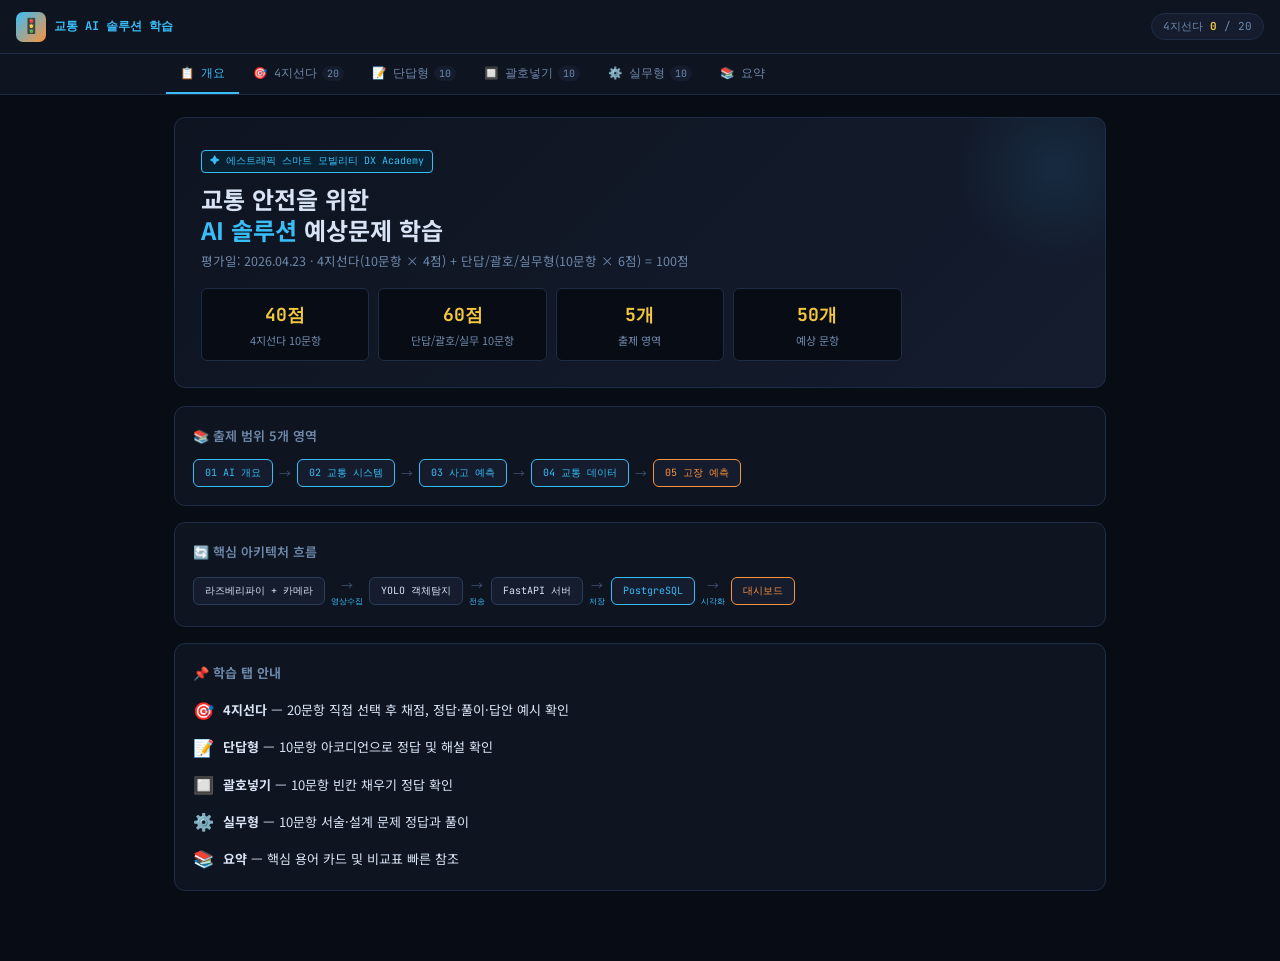
<file: its/index.html>
<!DOCTYPE html>
<html lang="ko">
<head>
<meta charset="UTF-8">
<meta name="viewport" content="width=device-width, initial-scale=1.0">
<title>교통 안전을 위한 AI 솔루션 — 학습 가이드</title>
<link rel="preconnect" href="https://fonts.googleapis.com">
<link href="https://fonts.googleapis.com/css2?family=JetBrains+Mono:wght@400;600;700&family=Noto+Sans+KR:wght@300;400;500;700&display=swap" rel="stylesheet">
<style>
:root {
  --bg:         #080c14;
  --bg2:        #0e1420;
  --bg3:        #141c2e;
  --bg4:        #1a2540;
  --border:     #1e2d45;
  --border2:    #2a3d5a;
  --text:       #d8e4f5;
  --text2:      #6e88aa;
  --text3:      #3d5070;
  --red:        #f87171;
  --red-dim:    #3b0d0d;
  --yellow:     #f5c842;
  --radius:     11px;
  --radius-sm:  6px;
  /* Traffic AI theme: electric blue + amber */
  --accent:     #38bdf8;
  --accent-dim: #082030;
  --hi:         #fb923c;
  --hi-dim:     #2d1008;
  --green:      #34d399;
  --green-dim:  #052018;
  --purple:     #a78bfa;
  --purple-dim: #1e1040;
}
*,*::before,*::after{box-sizing:border-box;margin:0;padding:0}
html{scroll-behavior:smooth}
body{font-family:'Noto Sans KR',sans-serif;background:var(--bg);color:var(--text);line-height:1.65;min-height:100vh}

/* ─── HEADER ─── */
.site-header{
  background:var(--bg2);border-bottom:1px solid var(--border);
  padding:0 16px;height:54px;display:flex;align-items:center;gap:12px;
  position:sticky;top:0;z-index:200;
}
.logo{font-family:'JetBrains Mono',monospace;font-size:12px;font-weight:700;color:var(--accent);display:flex;align-items:center;gap:8px}
.logo-icon{width:30px;height:30px;background:linear-gradient(135deg,var(--accent),var(--hi));border-radius:7px;display:grid;place-items:center;font-size:15px;color:#fff;flex-shrink:0}
.score-pill{margin-left:auto;font-family:'JetBrains Mono',monospace;font-size:11px;background:var(--bg3);border:1px solid var(--border);border-radius:20px;padding:3px 11px;color:var(--text2);white-space:nowrap}
.score-pill span{color:var(--yellow);font-weight:700}

/* ─── NAV ─── */
.nav-tabs{background:var(--bg2);border-bottom:1px solid var(--border);position:sticky;top:54px;z-index:150}
.nav-inner{max-width:960px;margin:0 auto;display:flex;padding:0 6px;overflow-x:auto;scrollbar-width:none}
.nav-inner::-webkit-scrollbar{display:none}
.nav-tab{font-family:'JetBrains Mono',monospace;font-size:11.5px;padding:11px 14px;cursor:pointer;border:none;border-bottom:2px solid transparent;color:var(--text2);white-space:nowrap;transition:all .18s;background:none;display:flex;align-items:center;gap:5px}
.nav-tab:hover{color:var(--text)}
.nav-tab.active{color:var(--accent);border-bottom-color:var(--accent)}
.tab-count{font-size:10px;background:var(--bg3);border-radius:10px;padding:1px 5px}
.nav-tab.active .tab-count{background:var(--accent-dim);color:var(--accent)}

/* ─── MAIN ─── */
.main{max-width:960px;margin:0 auto;padding:22px 14px 70px}
.section{display:none}.section.active{display:block}

/* ─── HERO ─── */
.hero{background:linear-gradient(135deg,var(--bg2),var(--bg3));border:1px solid var(--border);border-radius:var(--radius);padding:26px;margin-bottom:18px;position:relative;overflow:hidden}
.hero::after{content:'';position:absolute;top:-50px;right:-50px;width:200px;height:200px;background:radial-gradient(circle,rgba(56,189,248,.1) 0%,transparent 70%);pointer-events:none}
.hero-tag{font-family:'JetBrains Mono',monospace;font-size:10px;color:var(--accent);background:var(--accent-dim);border:1px solid var(--accent);border-radius:4px;padding:2px 8px;display:inline-block;margin-bottom:10px}
.hero h1{font-size:clamp(17px,3.2vw,24px);font-weight:700;line-height:1.3;margin-bottom:6px}
.hero h1 em{color:var(--accent);font-style:normal}
.hero p{color:var(--text2);font-size:12.5px;margin-bottom:16px}
.info-grid{display:grid;grid-template-columns:repeat(auto-fill,minmax(150px,1fr));gap:9px}
.info-card{background:var(--bg);border:1px solid var(--border);border-radius:var(--radius-sm);padding:11px;text-align:center}
.info-card .num{font-family:'JetBrains Mono',monospace;font-size:18px;font-weight:700;color:var(--yellow)}
.info-card .lbl{font-size:11px;color:var(--text2);margin-top:2px}

/* ─── SECTION HEADING ─── */
.sec-head{display:flex;align-items:center;gap:8px;margin-bottom:16px;padding-bottom:10px;border-bottom:1px solid var(--border)}
.sec-head h2{font-size:15px;font-weight:700}
.sec-badge{font-family:'JetBrains Mono',monospace;font-size:10px;background:var(--accent-dim);color:var(--accent);border-radius:4px;padding:2px 7px}

/* ─── QUIZ PROGRESS ─── */
.qprog{background:var(--bg2);border:1px solid var(--border);border-radius:var(--radius);padding:13px 17px;margin-bottom:16px;display:flex;align-items:center;gap:13px}
.pbar-wrap{flex:1;height:5px;background:var(--bg3);border-radius:3px;overflow:hidden}
.pbar-fill{height:100%;background:linear-gradient(90deg,var(--accent),var(--green));border-radius:3px;transition:width .4s;width:0%}
.pstat{font-family:'JetBrains Mono',monospace;font-size:11px;color:var(--text2);white-space:nowrap}
.pstat span{color:var(--yellow)}
.btn-rst-all{font-family:'JetBrains Mono',monospace;font-size:10px;padding:5px 10px;border-radius:var(--radius-sm);border:1px solid var(--border2);cursor:pointer;background:transparent;color:var(--text3);white-space:nowrap;transition:all .15s}
.btn-rst-all:hover{border-color:var(--red);color:var(--red)}

/* ─── QUIZ CARD ─── */
.qcard{background:var(--bg2);border:1px solid var(--border);border-radius:var(--radius);margin-bottom:13px;overflow:hidden;animation:fadeUp .3s ease both}
.qcard.correct-card{border-color:var(--green)}
.qcard.wrong-card{border-color:var(--red)}
.qhead{padding:14px 17px 10px;display:flex;gap:10px;align-items:flex-start}
.qnum{font-family:'JetBrains Mono',monospace;font-size:10px;font-weight:700;color:var(--bg);background:var(--accent);border-radius:4px;padding:2px 7px;white-space:nowrap;flex-shrink:0;margin-top:2px}
.qcard.correct-card .qnum{background:var(--green)}
.qcard.wrong-card .qnum{background:var(--red)}
.qtext{font-size:13.5px;font-weight:500;line-height:1.55}
.opts{padding:0 17px 12px;display:flex;flex-direction:column;gap:7px}
.opt{display:flex;align-items:flex-start;gap:9px;padding:9px 13px;border:1px solid var(--border);border-radius:var(--radius-sm);cursor:pointer;transition:all .14s;font-size:13px;line-height:1.5;background:var(--bg3)}
.opt:hover:not(.dis){border-color:var(--accent);background:var(--accent-dim)}
.opt.sel{border-color:var(--accent);background:var(--accent-dim)}
.opt.ok-ans{border-color:var(--green)!important;background:var(--green-dim)!important}
.opt.bad-sel{border-color:var(--red)!important;background:var(--red-dim)!important}
.opt.dis{cursor:default}
.opt-circ{width:20px;height:20px;border:1.5px solid var(--border2);border-radius:50%;display:grid;place-items:center;font-family:'JetBrains Mono',monospace;font-size:9px;font-weight:700;color:var(--text2);flex-shrink:0;transition:all .14s;margin-top:1px}
.opt.sel .opt-circ{border-color:var(--accent);color:var(--accent)}
.opt.ok-ans .opt-circ{border-color:var(--green);color:var(--green);background:var(--green-dim)}
.opt.bad-sel .opt-circ{border-color:var(--red);color:var(--red);background:var(--red-dim)}
.qfooter{padding:0 17px 13px;display:flex;gap:8px;align-items:center}
.btn-check{font-family:'JetBrains Mono',monospace;font-size:11px;font-weight:700;padding:7px 15px;border-radius:var(--radius-sm);border:none;cursor:pointer;background:var(--accent);color:var(--bg);transition:opacity .15s,transform .1s}
.btn-check:hover{opacity:.85}.btn-check:active{transform:scale(.97)}.btn-check:disabled{opacity:.35;cursor:default}
.btn-rst-one{font-family:'JetBrains Mono',monospace;font-size:11px;padding:7px 11px;border-radius:var(--radius-sm);border:1px solid var(--border2);cursor:pointer;background:transparent;color:var(--text2);transition:all .14s}
.btn-rst-one:hover{border-color:var(--text2);color:var(--text)}
.rmsg{font-family:'JetBrains Mono',monospace;font-size:11px;display:none}
.rmsg.show{display:block}.rmsg.ok{color:var(--green)}.rmsg.bad{color:var(--red)}
.explain{margin:0 17px 13px;padding:11px 13px;background:var(--bg);border-left:3px solid var(--accent);border-radius:0 var(--radius-sm) var(--radius-sm) 0;font-size:12.5px;color:var(--text2);display:none;line-height:1.65}
.explain.show{display:block}
.explain .tlabel{font-family:'JetBrains Mono',monospace;font-size:9px;color:var(--accent);margin-bottom:5px;display:block}
.explain strong{color:var(--text)}.explain code{font-family:'JetBrains Mono',monospace;font-size:11px;background:var(--bg3);padding:1px 4px;border-radius:3px;color:var(--yellow)}
/* Official answer */
.off-ans{margin-top:9px;padding:10px 12px;background:rgba(245,200,66,.06);border:1px solid rgba(245,200,66,.22);border-radius:var(--radius-sm);font-size:12px;line-height:1.7;color:var(--text2)}
.off-label{font-family:'JetBrains Mono',monospace;font-size:9px;color:var(--yellow);background:rgba(245,200,66,.15);border:1px solid rgba(245,200,66,.35);border-radius:3px;padding:1px 6px;display:inline-block;margin-bottom:6px}
/* Model answer */
.mdl-ans{margin-top:8px;padding:10px 12px;background:rgba(52,211,153,.06);border:1px solid rgba(52,211,153,.25);border-radius:var(--radius-sm);font-size:12px;line-height:1.75;color:var(--text)}
.mdl-label{font-family:'JetBrains Mono',monospace;font-size:9px;color:#34d399;background:rgba(52,211,153,.15);border:1px solid rgba(52,211,153,.35);border-radius:3px;padding:1px 6px;display:inline-block;margin-bottom:6px}
.mdl-text{background:rgba(0,0,0,.25);border:1px solid rgba(52,211,153,.15);border-radius:var(--radius-sm);padding:9px 12px;white-space:pre-wrap;word-break:break-word;font-size:12px;line-height:1.8}

/* ─── ACCORDION ─── */
.acc-card{background:var(--bg2);border:1px solid var(--border);border-radius:var(--radius);margin-bottom:11px;overflow:hidden;animation:fadeUp .3s ease both}
.acc-header{padding:13px 17px;display:flex;justify-content:space-between;align-items:flex-start;cursor:pointer;gap:10px;user-select:none;transition:background .14s}
.acc-header:hover{background:var(--bg3)}
.acc-q{display:flex;gap:9px;align-items:flex-start;flex:1}
.acc-num{font-family:'JetBrains Mono',monospace;font-size:10px;font-weight:700;color:var(--bg);border-radius:4px;padding:2px 7px;white-space:nowrap;flex-shrink:0;margin-top:2px}
.num-short{background:var(--purple)}
.num-fill{background:var(--hi)}
.num-prac{background:var(--yellow);color:#111!important}
.acc-title{font-size:13.5px;font-weight:500;line-height:1.5}
.chevron{width:18px;height:18px;display:grid;place-items:center;color:var(--text3);flex-shrink:0;transition:transform .22s;font-size:11px}
.acc-card.open .chevron{transform:rotate(180deg)}
.acc-body{display:none;padding:0 17px 17px;border-top:1px solid var(--border)}
.acc-card.open .acc-body{display:block}
.ans-box{margin-top:12px;padding:12px 14px;background:var(--bg);border:1px solid var(--border);border-radius:var(--radius-sm)}
.ans-label{font-family:'JetBrains Mono',monospace;font-size:9px;color:var(--accent);margin-bottom:7px;display:block}
.ans-content{font-size:13px;line-height:1.75}
.ans-content p{margin-bottom:7px}.ans-content p:last-child{margin-bottom:0}
.ans-content strong{color:var(--yellow)}.ans-content em{color:var(--accent);font-style:normal}
.tbl{width:100%;border-collapse:collapse;margin:9px 0;font-size:12px}
.tbl th{background:var(--bg3);color:var(--text2);font-weight:600;text-align:left;padding:7px 9px;border:1px solid var(--border);font-family:'JetBrains Mono',monospace}
.tbl td{padding:6px 9px;border:1px solid var(--border);vertical-align:top;line-height:1.5}
.tbl tr:nth-child(even) td{background:rgba(255,255,255,.02)}
.tbl code{font-family:'JetBrains Mono',monospace;font-size:11px;background:var(--bg3);padding:1px 4px;border-radius:3px;color:var(--yellow)}
.cb{background:var(--bg3);border:1px solid var(--border);border-radius:var(--radius-sm);padding:12px 14px;margin:8px 0;overflow-x:auto}
.cb pre{font-family:'JetBrains Mono',monospace;font-size:12px;line-height:1.6;color:var(--text);white-space:pre-wrap;word-break:break-word}
.tip-box{margin-top:10px;padding:9px 12px;background:rgba(56,189,248,.07);border-left:3px solid var(--accent);border-radius:0 var(--radius-sm) var(--radius-sm) 0;font-size:12px;color:var(--text2);line-height:1.6}

/* ─── FLOW DIAGRAM ─── */
.flow-box{background:var(--bg2);border:1px solid var(--border);border-radius:var(--radius);padding:18px;margin-bottom:16px;overflow-x:auto}
.flow-box h3{font-size:13px;font-weight:600;margin-bottom:12px;color:var(--text2)}
.flow-row{display:flex;align-items:center;gap:6px;flex-wrap:nowrap;margin-bottom:8px}
.flow-row:last-child{margin-bottom:0}
.fnode{background:var(--bg3);border:1px solid var(--border2);border-radius:var(--radius-sm);padding:5px 11px;font-family:'JetBrains Mono',monospace;font-size:10px;color:var(--text);white-space:nowrap}
.fnode.hi{border-color:var(--accent);color:var(--accent)}
.fnode.hi2{border-color:var(--hi);color:var(--hi)}
.farrow{color:var(--text3);font-size:12px;display:flex;flex-direction:column;align-items:center}
.farrow small{font-family:'JetBrains Mono',monospace;font-size:8px;color:var(--accent);white-space:nowrap}

/* ─── SUMMARY ─── */
.sum-grid{display:grid;grid-template-columns:repeat(auto-fill,minmax(175px,1fr));gap:8px;margin-bottom:20px}
.sum-chip{background:var(--bg2);border:1px solid var(--border);border-radius:var(--radius-sm);padding:11px 13px;transition:border-color .14s}
.sum-chip:hover{border-color:var(--border2)}
.sum-chip .cn{font-family:'JetBrains Mono',monospace;font-size:11px;color:var(--accent);margin-bottom:3px}
.sum-chip .cd{font-size:11.5px;color:var(--text2)}

/* ─── MISC ─── */
.scroll-top{position:fixed;bottom:18px;right:18px;width:38px;height:38px;border-radius:50%;background:var(--bg2);border:1px solid var(--border2);cursor:pointer;display:none;place-items:center;color:var(--text2);font-size:15px;transition:all .2s;z-index:300}
.scroll-top.show{display:grid}.scroll-top:hover{border-color:var(--accent);color:var(--accent)}
@keyframes fadeUp{from{opacity:0;transform:translateY(6px)}to{opacity:1;transform:translateY(0)}}
@media(max-width:600px){.hero{padding:16px 13px}.info-grid{grid-template-columns:repeat(2,1fr)}.sum-grid{grid-template-columns:1fr 1fr}}
</style>
</head>
<body>

<header class="site-header">
  <div class="logo">
    <div class="logo-icon">🚦</div>
    교통 AI 솔루션 학습
  </div>
  <div class="score-pill" id="scorePill">4지선다 <span id="scoreNum">0</span> / 20</div>
</header>

<nav class="nav-tabs">
  <div class="nav-inner">
    <button class="nav-tab active" data-tab="overview">📋 개요</button>
    <button class="nav-tab" data-tab="quiz">🎯 4지선다 <span class="tab-count">20</span></button>
    <button class="nav-tab" data-tab="short">📝 단답형 <span class="tab-count">10</span></button>
    <button class="nav-tab" data-tab="fill">🔲 괄호넣기 <span class="tab-count">10</span></button>
    <button class="nav-tab" data-tab="prac">⚙️ 실무형 <span class="tab-count">10</span></button>
    <button class="nav-tab" data-tab="sum">📚 요약</button>
  </div>
</nav>

<main class="main">

<!-- ═══ 개요 ═══ -->
<section class="section active" id="sec-overview">
  <div class="hero">
    <span class="hero-tag">✦ 에스트래픽 스마트 모빌리티 DX Academy</span>
    <h1>교통 안전을 위한<br><em>AI 솔루션</em> 예상문제 학습</h1>
    <p>평가일: 2026.04.23 · 4지선다(10문항 × 4점) + 단답/괄호/실무형(10문항 × 6점) = 100점</p>
    <div class="info-grid">
      <div class="info-card"><div class="num">40점</div><div class="lbl">4지선다 10문항</div></div>
      <div class="info-card"><div class="num">60점</div><div class="lbl">단답/괄호/실무 10문항</div></div>
      <div class="info-card"><div class="num">5개</div><div class="lbl">출제 영역</div></div>
      <div class="info-card"><div class="num">50개</div><div class="lbl">예상 문항</div></div>
    </div>
  </div>

  <div class="flow-box">
    <h3>📚 출제 범위 5개 영역</h3>
    <div class="flow-row">
      <div class="fnode hi">01 AI 개요</div><div class="farrow">→</div>
      <div class="fnode hi">02 교통 시스템</div><div class="farrow">→</div>
      <div class="fnode hi">03 사고 예측</div><div class="farrow">→</div>
      <div class="fnode hi">04 교통 데이터</div><div class="farrow">→</div>
      <div class="fnode hi2">05 고장 예측</div>
    </div>
  </div>

  <div class="flow-box">
    <h3>🔄 핵심 아키텍처 흐름</h3>
    <div class="flow-row">
      <div class="fnode">라즈베리파이 + 카메라</div>
      <div class="farrow">→<small>영상수집</small></div>
      <div class="fnode">YOLO 객체탐지</div>
      <div class="farrow">→<small>전송</small></div>
      <div class="fnode">FastAPI 서버</div>
      <div class="farrow">→<small>저장</small></div>
      <div class="fnode hi">PostgreSQL</div>
      <div class="farrow">→<small>시각화</small></div>
      <div class="fnode hi2">대시보드</div>
    </div>
  </div>

  <div style="background:var(--bg2);border:1px solid var(--border);border-radius:var(--radius);padding:18px">
    <h3 style="font-size:13px;margin-bottom:13px;color:var(--text2)">📌 학습 탭 안내</h3>
    <div style="display:grid;gap:9px;font-size:13px">
      <div style="display:flex;gap:9px;align-items:center"><span style="font-size:17px">🎯</span><div><strong>4지선다</strong> — 20문항 직접 선택 후 채점, 정답·풀이·답안 예시 확인</div></div>
      <div style="display:flex;gap:9px;align-items:center"><span style="font-size:17px">📝</span><div><strong>단답형</strong> — 10문항 아코디언으로 정답 및 해설 확인</div></div>
      <div style="display:flex;gap:9px;align-items:center"><span style="font-size:17px">🔲</span><div><strong>괄호넣기</strong> — 10문항 빈칸 채우기 정답 확인</div></div>
      <div style="display:flex;gap:9px;align-items:center"><span style="font-size:17px">⚙️</span><div><strong>실무형</strong> — 10문항 서술·설계 문제 정답과 풀이</div></div>
      <div style="display:flex;gap:9px;align-items:center"><span style="font-size:17px">📚</span><div><strong>요약</strong> — 핵심 용어 카드 및 비교표 빠른 참조</div></div>
    </div>
  </div>
</section>

<!-- ═══ 4지선다 ═══ -->
<section class="section" id="sec-quiz">
  <div class="sec-head"><h2>🎯 4지선다 예상문항</h2><span class="sec-badge">각 4점 × 10문항 = 40점 (예상 20문항)</span></div>
  <div class="qprog">
    <div class="pbar-wrap"><div class="pbar-fill" id="pbar"></div></div>
    <div class="pstat"><span id="answered">0</span> / 20 완료</div>
    <button class="btn-rst-all" onclick="resetAll()">↺ 초기화</button>
  </div>
  <div id="quiz-container"></div>
</section>

<!-- ═══ 단답형 ═══ -->
<section class="section" id="sec-short">
  <div class="sec-head"><h2>📝 단답형 문항</h2><span class="sec-badge">10문항 (실제 출제 포함)</span></div>
  <div id="short-container"></div>
</section>

<!-- ═══ 괄호넣기 ═══ -->
<section class="section" id="sec-fill">
  <div class="sec-head"><h2>🔲 괄호 넣기 문항</h2><span class="sec-badge">10문항 (실제 출제 포함)</span></div>
  <div id="fill-container"></div>
</section>

<!-- ═══ 실무형 ═══ -->
<section class="section" id="sec-prac">
  <div class="sec-head"><h2>⚙️ 실무형 사고 문제</h2><span class="sec-badge">10문항 (실제 출제 포함)</span></div>
  <p style="font-size:12.5px;color:var(--text2);margin-bottom:16px">개념 이해를 바탕으로 한 설계·서술형 문제입니다. 핵심 키워드와 흐름을 정확히 서술하세요.</p>
  <div id="prac-container"></div>
</section>

<!-- ═══ 요약 ═══ -->
<section class="section" id="sec-sum">
  <div class="sec-head"><h2>📚 핵심 용어 요약</h2><span class="sec-badge">빠른 참조</span></div>
  <div id="sum-container"></div>
</section>
</main>

<button class="scroll-top" id="scrollTop" onclick="window.scrollTo({top:0,behavior:'smooth'})">↑</button>

<script>
/* ═══════════════ DATA ═══════════════ */

const QUIZ = [
  {
    q:"인공지능(AI)의 정의로 가장 적절한 것은?",
    opts:["단순 계산 자동화 기술","인간의 지능을 모방하는 시스템","데이터 저장 기술","네트워크 관리 기술"],
    ans:1,
    off:`정답: ② 인간의 지능을 모방하는 시스템`,
    exp:`AI는 인간의 학습·추론·지각·언어 이해 능력을 컴퓨터로 구현하는 기술입니다.\n① 계산 자동화는 AI의 일부 기능이지만 정의가 아닙니다.\n③④는 인프라 기술 영역입니다.`,
    mdl:`정답: ② 인간의 지능을 모방하는 시스템\n\n인공지능(Artificial Intelligence)은 인간과 유사한 지능을 가진 기계 또는 컴퓨터 프로그램을 만드는 학문 분야로, 인간의 학습능력·추론능력·지각능력·자연어 이해능력을 컴퓨터 프로그램으로 실현한 기술이다.\n나머지 보기는 AI의 정의와 무관한 개념이다.`
  },
  {
    q:"다음 중 올바른 포함 관계는?",
    opts:["딥러닝 > 머신러닝 > AI","AI > 머신러닝 > 딥러닝","머신러닝 > AI > 딥러닝","AI > 딥러닝 > 머신러닝"],
    ans:1,
    off:`정답: ② AI > 머신러닝 > 딥러닝`,
    exp:`AI가 가장 상위 개념이고, 머신러닝은 AI의 한 분야, 딥러닝은 머신러닝의 한 분야입니다.\n인공지능 > 기계학습 > 딥러닝 구조를 반드시 암기하세요.`,
    mdl:`정답: ② AI > 머신러닝 > 딥러닝\n\n포함 관계: 인공지능(AI) ⊃ 기계학습(Machine Learning) ⊃ 딥러닝(Deep Learning)\n딥러닝은 머신러닝의 일종이고, 머신러닝은 AI의 일종이다.\n①③④는 포함 방향이 잘못되었다.`
  },
  {
    q:"지도학습의 특징은?",
    opts:["정답 없음","보상 기반","정답(label) 존재","군집 생성"],
    ans:2,
    off:`정답: ③ 정답(label) 존재`,
    exp:`지도학습은 입력 데이터와 함께 정답(label)이 제공되어 모델을 학습시키는 방식입니다.\n① 정답 없음 → 비지도학습 / ② 보상 기반 → 강화학습 / ④ 군집 생성 → 비지도학습(클러스터링)`,
    mdl:`정답: ③ 정답(label) 존재\n\n지도학습(Supervised Learning)은 입력값(X)과 정답(label, y)이 쌍으로 존재하는 데이터로 모델을 학습시키는 방식이다. 대표 알고리즘: 회귀, 분류.\n비지도학습: 정답 없이 데이터 패턴 학습 / 강화학습: 보상 신호 기반 / 군집화: 비지도학습의 대표 기법`
  },
  {
    q:"강화학습에서 중요한 요소는?",
    opts:["레이블","보상","클러스터","평균값"],
    ans:1,
    off:`정답: ② 보상`,
    exp:`강화학습은 에이전트가 환경과 상호작용하며 보상(Reward)을 최대화하도록 학습합니다.\n레이블 → 지도학습 / 클러스터 → 비지도학습`,
    mdl:`정답: ② 보상(Reward)\n\n강화학습(Reinforcement Learning)은 에이전트가 환경과 상호작용하면서 특정 행동에 대해 보상 또는 패널티를 받아 누적 보상을 최대화하는 방향으로 정책(Policy)을 학습하는 방식이다. 자율주행, 게임 AI, 로봇 제어에 활용된다.`
  },
  {
    q:"비지도 학습의 대표 목적은?",
    opts:["분류","회귀","군집화","예측"],
    ans:2,
    off:`정답: ③ 군집화`,
    exp:`비지도학습은 정답(label) 없이 데이터의 숨겨진 패턴을 학습합니다. 군집화(Clustering)와 차원 축소가 대표적입니다.\n분류·회귀·예측은 지도학습의 목적입니다.`,
    mdl:`정답: ③ 군집화(Clustering)\n\n비지도학습(Unsupervised Learning)은 정답이 없는 데이터에서 숨겨진 구조나 패턴을 스스로 학습한다. 대표적으로 K-Means 군집화, 계층적 군집화, 주성분분석(PCA) 등이 있다. 이상 탐지에도 활용된다.`
  },
  {
    q:"CNN이 주로 활용되는 분야는?",
    opts:["자연어 처리","이미지 처리","시계열 분석","데이터 저장"],
    ans:1,
    off:`정답: ② 이미지 처리`,
    exp:`CNN(합성곱 신경망)은 이미지의 공간적 특징을 합성곱 필터로 추출하여 분류·탐지하는 데 최적화되어 있습니다.\n자연어 처리 → Transformer/RNN / 시계열 → LSTM`,
    mdl:`정답: ② 이미지 처리\n\nCNN(Convolutional Neural Network, 합성곱 신경망)은 이미지에서 엣지·텍스처·형태 등 지역적 특징을 합성곱 필터로 추출하고, 풀링을 통해 공간 크기를 줄이며 특징을 계층적으로 학습한다. 교통 분야에서는 차량 검지, 번호판 인식, 무단횡단 감지 등에 활용된다.`
  },
  {
    q:"RNN/LSTM이 적합한 데이터는?",
    opts:["이미지","텍스트/시계열","정형 데이터","로그 데이터"],
    ans:1,
    off:`정답: ② 텍스트/시계열`,
    exp:`LSTM은 시간에 따라 변화하는 순차 데이터(시계열, 텍스트)를 처리하는 데 강점이 있습니다. 장단기 기억(Long Short-Term Memory) 구조로 장기 의존성 문제를 해결합니다.`,
    mdl:`정답: ② 텍스트/시계열\n\nRNN(순환 신경망)과 LSTM(Long Short-Term Memory)은 순서가 있는 순차 데이터를 처리하는 데 적합하다. 교통 분야에서는 장비 상태 시계열 데이터 기반 이상 탐지, 교통 사고 발생 예측 등에 LSTM이 활용된다. LSTM은 일반 RNN의 기울기 소실 문제를 개선한 모델이다.`
  },
  {
    q:"ITS의 의미는?",
    opts:["Intelligent Traffic Server","Intelligent Transport Systems","Integrated Transport Server","Intelligent Transfer System"],
    ans:1,
    off:`정답: ② Intelligent Transport Systems`,
    exp:`ITS = 지능형 교통 시스템(Intelligent Transport Systems). 도로·철도·공항·도심 모빌리티 전반에 AI를 적용한 교통 관리 시스템입니다.`,
    mdl:`정답: ② Intelligent Transport Systems (지능형 교통 시스템)\n\nITS는 도로·철도·공항·MaaS 데이터를 분석해 수요와 위험을 예측하고 운영을 실시간 최적화하는 AI 기반 교통 시스템이다. 국내에는 ETCS(전자요금징수), FTMS(고속도로관리), BIMS(버스정보), ATSCS(신호제어), ATES(자동단속) 등이 있다.`
  },
  {
    q:"다음 중 비정형 데이터는?",
    opts:["CSV","DB 테이블","영상 데이터","엑셀"],
    ans:2,
    off:`정답: ③ 영상 데이터`,
    exp:`데이터 유형:\n• 정형: CSV, DB 테이블, 엑셀 (행·열 구조)\n• 반정형: JSON, XML, 로그\n• 비정형: 영상, 이미지, 음성, 자연어 텍스트\n교통 영상 데이터는 대표적인 비정형 데이터입니다.`,
    mdl:`정답: ③ 영상 데이터\n\n데이터 유형 분류:\n· 정형 데이터: 행과 열로 구성 (CSV, DB 테이블, 엑셀)\n· 반정형 데이터: 구조가 있지만 완전 정형은 아님 (JSON, XML)\n· 비정형 데이터: 구조화되지 않은 데이터 (영상, 이미지, 음성, 자연어)\n교통 카메라 영상, CCTV 데이터는 대표적인 비정형 데이터이다.`
  },
  {
    q:"ETCS 시스템의 핵심 기능은?",
    opts:["교통 신호 제어","차량 번호 인식 및 요금 징수","드론 배송","철도 제어"],
    ans:1,
    off:`정답: ② 차량 번호 인식 및 요금 징수`,
    exp:`ETCS(Electronic Toll Collection System) = 전자요금징수시스템\n주요 구성: 차종분류시스템, 차량번호 자동인식 시스템, 무선통신, 백오피스\n고속도로 하이패스가 대표적 사례입니다.`,
    mdl:`정답: ② 차량 번호 인식 및 요금 징수\n\nETCS(전자요금징수시스템)는 고속도로 진출입 시 차량 번호를 자동 인식하고 등록된 정보에 따라 통행료를 자동 징수하는 시스템이다. 구성 요소: 차종분류시스템, 차량번호 자동인식 시스템, 무선통신, 백오피스. 하이패스(Hi-Pass)가 대표적 사례이다.`
  },
  {
    q:"FTMS에서 사용되는 장비가 아닌 것은?",
    opts:["차량검지기","IP 카메라","교통카드 단말기","전광표지"],
    ans:2,
    off:`정답: ③ 교통카드 단말기`,
    exp:`FTMS(고속도로관리시스템) 구성: 차량검지기, 차종분류시스템, IP 카메라, 도로전광표지, 차로제어시스템\n교통카드 단말기는 AFC(역무 자동화설비 - 철도) 구성 요소입니다.`,
    mdl:`정답: ③ 교통카드 단말기\n\nFTMS(고속도로관리시스템) 구성 장비:\n· 차량검지기, 차종분류시스템, IP 카메라, 도로전광표지(VMS), 차로제어시스템\n교통카드 단말기는 철도의 AFC(역무 자동화설비) 구성 요소이다. FTMS는 도로 시스템이고, AFC는 철도 시스템이므로 구분이 중요하다.`
  },
  {
    q:"AFC 시스템이 적용되는 분야는?",
    opts:["도로","철도","공항","드론"],
    ans:1,
    off:`정답: ② 철도`,
    exp:`AFC(Automatic Fare Collection) = 역무 자동화설비\n철도 분야의 자동 발매기, 자동 개집표기, 교통카드 단말기 등이 포함됩니다.`,
    mdl:`정답: ② 철도\n\nAFC(Automatic Fare Collection, 역무 자동화설비)는 철도 역사에서 운임을 자동으로 수납하는 시스템이다. 구성: 자동발매기, 자동개집표기, 역단위전산기, 통신제어전산기, 교통카드단말기. 지하철·도시철도에서 볼 수 있는 개찰구 시스템이 대표적이다.`
  },
  {
    q:"ILS 시스템의 목적은?",
    opts:["교통 흐름 분석","항공기 착륙 유도","차량 검지","영상 분석"],
    ans:1,
    off:`정답: ② 항공기 착륙 유도`,
    exp:`ILS(Instrument Landing System) = 계기 착륙 시스템\n공항에서 항공기가 활주로에 안전하게 착륙할 수 있도록 전파 신호로 유도하는 시스템입니다.\n구성: 로컬라이저 설비, 글라이드 슬로프 설비, 마커 비컨 설비`,
    mdl:`정답: ② 항공기 착륙 유도\n\nILS(Instrument Landing System, 계기 착륙 시스템)는 공항 분야의 AI 기반 교통시스템으로, 항공기가 시정이 좋지 않은 기상 조건에서도 안전하게 착륙할 수 있도록 전파 신호로 유도한다. 구성: 로컬라이저(수평 유도), 글라이드 슬로프(수직 유도), 마커 비컨(거리 정보), 거리측정장치.`
  },
  {
    q:"예지보전(PdM)의 핵심 목적은?",
    opts:["고장 후 수리","고장 전 예측","데이터 저장","네트워크 관리"],
    ans:1,
    off:`정답: ② 고장 전 예측`,
    exp:`PdM(Predictive Maintenance) = 예지보전\n장비 상태 데이터를 수집·분석하여 고장이 발생하기 전에 미리 예측·대응하는 기술입니다.\n사후 유지보수(BM) → 예방 유지보수(PM) → 예지보전(PdM)으로 발전`,
    mdl:`정답: ② 고장 전 예측\n\n예지보전(Predictive Maintenance, PdM)은 장비의 상태 데이터(온도, 진동, 전류, 회전 속도 등)를 실시간으로 수집하고 AI 모델로 분석하여 고장이 발생하기 전에 미리 예측·대응하는 유지보수 전략이다. BM(사후) → PM(예방) → PdM(예지)으로 고도화된다. 교통 분야에서는 터널 제트팬, VMS 등에 적용된다.`
  },
  {
    q:"LSTM Autoencoder의 주요 용도는?",
    opts:["이미지 분류","이상 탐지","데이터 저장","네트워크 제어"],
    ans:1,
    off:`정답: ② 이상 탐지`,
    exp:`LSTM Autoencoder는 정상 패턴의 시계열 데이터를 학습하여 재구성한 뒤, 재구성 오차(Reconstruction Error)가 큰 경우를 이상으로 판단합니다. 라벨 없는 비지도 이상 탐지에 적합합니다.`,
    mdl:`정답: ② 이상 탐지\n\nLSTM Autoencoder는 시계열 데이터의 정상 패턴을 학습하는 인코더-디코더 구조이다. 학습 시에는 정상 데이터만 사용하고, 추론 시 입력과 재구성 출력의 차이(재구성 오차)를 계산하여 오차가 임계값을 초과하면 이상으로 판정한다. 라벨이 없는 비지도 이상 탐지에 특히 적합하다.`
  },
  {
    q:"YOLO 알고리즘의 특징은?",
    opts:["느린 처리","실시간 객체 검출","텍스트 분석","DB 처리"],
    ans:1,
    off:`정답: ② 실시간 객체 검출`,
    exp:`YOLO(You Only Look Once)는 이미지 전체를 한 번에 처리하여 객체의 클래스와 위치(바운딩 박스)를 동시에 예측합니다. R-CNN 계열보다 빠르며 실시간 처리가 가능합니다.`,
    mdl:`정답: ② 실시간 객체 검출\n\nYOLO(You Only Look Once)는 이미지를 그리드로 분할하고 단 한 번의 신경망 순전파로 모든 그리드 셀의 객체 클래스와 바운딩 박스를 동시에 예측하는 알고리즘이다. 교통 분야에서는 차량 검지, 번호판 인식, 보행자 무단횡단 감지에 활용된다. YOLOv11까지 발전했으며 실시간 처리 속도가 강점이다.`
  },
  {
    q:"CLAHE의 목적은?",
    opts:["노이즈 증가","이미지 대비 향상","데이터 삭제","속도 감소"],
    ans:1,
    off:`정답: ② 이미지 대비 향상`,
    exp:`CLAHE(Contrast Limited Adaptive Histogram Equalization)는 이미지의 지역적 대비(Contrast)를 향상시키는 전처리 기법입니다. 야간·역광·터널 등 열악한 조건의 교통 영상 화질 개선에 활용됩니다.`,
    mdl:`정답: ② 이미지 대비 향상\n\nCLAHE(Contrast Limited Adaptive Histogram Equalization)는 이미지를 작은 타일로 나누어 각 타일별로 히스토그램 평활화를 수행하되, 과도한 대비 증폭을 클리핑 제한으로 방지하는 알고리즘이다. 교통 영상 전처리 단계에서 야간 CCTV, 터널 내부, 역광 상황의 차량·번호판 인식률을 높이는 데 사용된다.`
  },
  {
    q:"FastAPI의 주요 역할은?",
    opts:["데이터 분석","웹 API 서버 구축","DB 저장","영상 처리"],
    ans:1,
    off:`정답: ② 웹 API 서버 구축`,
    exp:`FastAPI는 Python 기반의 고성능 웹 API 프레임워크입니다. AI 모델 예측 결과를 REST API로 제공하거나, 엣지 디바이스(라즈베리파이)로부터 데이터를 수신하는 서버 역할을 합니다.`,
    mdl:`정답: ② 웹 API 서버 구축\n\nFastAPI는 Python 기반의 고성능 비동기 웹 API 프레임워크이다. MLOps에서 학습된 AI 모델을 REST API 형태로 서빙(Serving)하는 데 사용된다. 엣지 디바이스(라즈베리파이)에서 수집된 데이터를 POST 요청으로 수신하고, 모델 추론 결과를 반환하며, PostgreSQL에 저장하는 중간 서버 역할을 담당한다.`
  },
  {
    q:"PostgreSQL의 역할은?",
    opts:["영상 분석","데이터베이스 관리","모델 학습","네트워크 제어"],
    ans:1,
    off:`정답: ② 데이터베이스 관리`,
    exp:`PostgreSQL은 오픈소스 관계형 데이터베이스(RDBMS)입니다. 교통 AI 시스템에서 수집된 이벤트 로그, 이상 탐지 결과, 장비 상태 데이터 등을 저장·관리합니다.`,
    mdl:`정답: ② 데이터베이스 관리\n\nPostgreSQL은 오픈소스 관계형 데이터베이스 관리 시스템(RDBMS)이다. 교통 AI 아키텍처에서 FastAPI 서버가 수신한 데이터(이벤트 로그, 이상 탐지 결과, 장비 상태)를 구조화된 테이블로 저장·관리하는 역할을 한다. 대시보드에서 통계·시각화 데이터를 조회하는 백엔드 저장소로 활용된다.`
  },
  {
    q:"라즈베리파이의 역할로 적절한 것은?",
    opts:["클라우드 서버","엣지 디바이스","DB 서버","대용량 분석 서버"],
    ans:1,
    off:`정답: ② 엣지 디바이스`,
    exp:`라즈베리파이는 소형 싱글보드 컴퓨터로, 현장에서 데이터를 수집·처리하는 엣지 디바이스로 활용됩니다. 카메라와 연결하여 영상을 수집하고, 간단한 AI 추론 후 FastAPI 서버로 전송합니다.`,
    mdl:`정답: ② 엣지 디바이스\n\n엣지 디바이스(Edge Device)는 데이터 발생 현장(엣지)에 배치되어 데이터를 수집하고 1차 처리하는 소형 장치이다. 라즈베리파이는 카메라와 연결하여 현장에서 영상을 수집하고, 가벼운 AI 추론(YOLO Lite 등)을 수행한 후 결과를 FastAPI 서버로 전송한다. 클라우드 의존도를 줄이고 응답 지연을 최소화하는 역할을 한다.`
  },
];

const SHORT_Q = [
  { q:"AI의 영어 풀네임은?", off:"Artificial Intelligence",
    exp:`인공지능(Artificial Intelligence)은 1956년 존 매카시(John McCarthy)가 처음 제안한 용어로, 인간의 지능적 행동을 모방하는 컴퓨터 시스템을 연구하는 분야이다.` },
  { q:"딥러닝은 무엇의 하위 개념인가?", off:"머신러닝 (기계학습)",
    exp:`AI ⊃ 머신러닝(Machine Learning) ⊃ 딥러닝(Deep Learning). 딥러닝은 인공신경망을 여러 층으로 쌓아 학습하는 머신러닝의 한 종류이다.` },
  { q:"보상을 통해 학습하는 방식은?", off:"강화학습 (Reinforcement Learning)",
    exp:`강화학습은 에이전트가 환경과 상호작용하며 행동(Action)의 결과로 보상(Reward)을 받고, 누적 보상을 최대화하는 방향으로 정책을 학습하는 방식이다.` },
  { q:"이미지 처리에 특화된 모델은?", off:"CNN (합성곱 신경망, Convolutional Neural Network)",
    exp:`CNN은 합성곱(Convolution) 연산으로 이미지의 지역적 특징을 추출하고, 풀링(Pooling)으로 공간 크기를 줄이는 구조로, 이미지 분류·탐지에 최적화되어 있다.` },
  { q:"시계열 데이터 분석 모델은?", off:"LSTM (또는 RNN)",
    exp:`LSTM(Long Short-Term Memory)은 RNN의 기울기 소실 문제를 해결한 모델로, 게이트(입력·망각·출력) 메커니즘으로 장기 의존성을 학습한다. 시계열 기반 장비 이상 탐지에 적합하다.` },
  { q:"교통 데이터에서 영상은 어떤 데이터 유형인가?", off:"비정형 데이터",
    exp:`비정형 데이터는 행·열 구조가 없는 데이터로, 이미지·영상·음성·자연어가 해당된다. 교통 CCTV, 블랙박스 영상 등이 대표적이다. AI 전처리 파이프라인이 필요하다.` },
  { q:"ITS의 한글 명칭은?", off:"지능형 교통 시스템",
    exp:`ITS(Intelligent Transport Systems)는 교통 인프라에 AI·통신·센서 기술을 융합하여 교통 흐름을 실시간으로 최적화하고 사고를 예방하는 스마트 교통 체계이다.` },
  { q:"FastAPI는 무엇을 구축하기 위한 프레임워크인가?", off:"API 서버 (웹 API 서버)",
    exp:`FastAPI는 Python 기반 고성능 비동기 REST API 프레임워크로, AI 모델을 서비스로 배포(AI Serving)하거나 마이크로서비스 아키텍처 구현에 사용된다.` },
  { q:"YOLO의 주요 기능은?", off:"객체 검출 (Object Detection)",
    exp:`YOLO(You Only Look Once)는 실시간 객체 검출 알고리즘으로, 이미지에서 객체의 클래스(종류)와 위치(바운딩 박스)를 단 한 번의 추론으로 동시에 예측한다.` },
  { q:"예지보전의 목적은?", off:"고장 예측 (고장 발생 전 예측·대응)",
    exp:`예지보전(PdM)은 장비 상태 데이터를 AI로 분석하여 고장이 발생하기 전에 유지보수 시점을 예측함으로써 가동 중단 시간과 비용을 최소화하는 것이 목적이다.` },
];

const FILL_Q = [
  { q:"AI는 (   )과 유사한 지능을 구현하는 기술이다.", off:"인간",
    exp:`인공지능의 정의: "인간과 유사한 지능을 가진 기계 또는 컴퓨터 프로그램을 만드는 학문 분야". 인간의 학습·추론·지각·언어 이해 능력을 모방한다.` },
  { q:"AI > 머신러닝 > (   ) 구조를 가진다.", off:"딥러닝",
    exp:`포함 관계: AI ⊃ 머신러닝 ⊃ 딥러닝. 딥러닝은 머신러닝의 한 분야이고, 인공신경망을 깊게(deep) 쌓은 구조이다.` },
  { q:"정답(label)이 있는 학습은 (   )이다.", off:"지도학습",
    exp:`지도학습(Supervised Learning)은 (입력, 정답) 쌍의 학습 데이터로 모델을 훈련시킨다. 분류(Classification)와 회귀(Regression)가 대표적이다.` },
  { q:"보상 기반 학습은 (   )이다.", off:"강화학습",
    exp:`강화학습(Reinforcement Learning): 에이전트 - 환경 - 행동 - 보상의 사이클로 학습. 최적의 정책(Policy)을 찾는 것이 목표이다.` },
  { q:"이미지 분석 모델은 (   )이다.", off:"CNN",
    exp:`CNN(Convolutional Neural Network): 합성곱 필터가 이미지를 슬라이딩하며 특징을 추출. 가중치 공유로 파라미터 수 감소, 공간 구조 보존이 장점이다.` },
  { q:"시계열 분석 모델은 (   )이다.", off:"LSTM",
    exp:`LSTM(Long Short-Term Memory): 입력 게이트, 망각 게이트, 출력 게이트를 통해 장기 의존성을 효과적으로 학습. 시계열 기반 예지보전에 핵심적으로 사용된다.` },
  { q:"YOLO는 (   ) 검출 알고리즘이다.", off:"객체",
    exp:`YOLO는 Object Detection(객체 검출) 알고리즘. 이미지에서 "무엇이(클래스)", "어디에(바운딩 박스)" 있는지를 동시에 예측한다.` },
  { q:"FastAPI는 (   ) 서버를 구축한다.", off:"API",
    exp:`FastAPI는 웹 API(Application Programming Interface) 서버를 구축하는 프레임워크. REST API 형태로 AI 모델 추론 결과를 외부 시스템에 제공한다.` },
  { q:"PostgreSQL은 (   ) 시스템이다.", off:"데이터베이스",
    exp:`PostgreSQL은 관계형 데이터베이스 관리 시스템(RDBMS). SQL로 데이터를 조회·저장·수정하며, 교통 AI 시스템의 이벤트 로그와 분석 결과를 저장한다.` },
  { q:"라즈베리파이는 (   ) 디바이스이다.", off:"엣지",
    exp:`엣지 디바이스(Edge Device)는 데이터가 생성되는 현장(엣지)에서 데이터를 수집하고 1차 처리하는 장치. 중앙 서버로 전송 전에 로컬에서 처리함으로써 지연을 줄인다.` },
];

const PRAC_Q = [
  {
    n:"실무 1",
    q:"라즈베리파이 + 카메라 + YOLO + FastAPI + PostgreSQL 구조에서 데이터 흐름을 설명하시오.",
    off:`라즈베리파이 → 영상 수집 → YOLO 객체 탐지 → FastAPI 서버로 전송 → PostgreSQL 저장 → 대시보드 출력`,
    offHint:"핵심 흐름: 엣지 → AI → API → DB → 시각화",
    exp:`데이터 흐름 단계별 설명:\n\n① 라즈베리파이 + 카메라: 현장(엣지)에서 실시간 영상 수집. 소형·저전력 엣지 디바이스로 현장에 설치.\n\n② YOLO 객체 탐지: 수집된 영상 프레임에서 차량, 보행자, 이상 상황 등을 실시간으로 탐지하고 바운딩 박스와 클래스 레이블을 생성.\n\n③ FastAPI 서버로 전송: 탐지 결과(JSON 형태)를 HTTP POST 요청으로 중앙 FastAPI 서버에 전송. 인증 토큰으로 보안 처리.\n\n④ PostgreSQL 저장: FastAPI가 수신한 데이터를 이벤트 로그 테이블에 저장 (timestamp, location, event_type, confidence 등).\n\n⑤ 대시보드 출력: 저장된 데이터를 프론트엔드 대시보드에서 실시간 조회·시각화.`
  },
  {
    n:"실무 2",
    q:"예지보전 시스템에서 LSTM Autoencoder를 사용하는 이유는?",
    off:`정상 패턴 학습 후 재구성 오차 기반으로 이상 여부 판단 (이상 탐지)`,
    offHint:"비지도 학습 → 라벨 없이도 이상 탐지 가능",
    exp:`LSTM Autoencoder를 사용하는 이유:\n\n① 라벨 없는 데이터 처리: 장비 이상 이벤트는 드물어 라벨(고장 기록)이 부족하다. 비지도 방식으로 정상 데이터만으로 학습 가능.\n\n② 시계열 패턴 학습: LSTM이 시간에 따른 정상 동작 패턴을 학습하고, Autoencoder가 이를 압축·복원한다.\n\n③ 재구성 오차 기반 이상 탐지: 학습된 정상 패턴에서 벗어난 데이터는 복원 오차(Reconstruction Error)가 크게 나타난다. 임계값 초과 시 이상으로 판정.\n\n④ 교통 장비 적용: 터널 제트팬, VMS 등 장비의 온도·진동·전류 시계열 데이터에서 고장 전조를 조기 탐지할 수 있다.`
  },
  {
    n:"실무 3",
    q:"고속도로에 FTMS + ATES + VMS 시스템을 통합하여 사고를 예방하려 한다. Python + FastAPI + PostgreSQL + 라즈베리파이를 활용한 전체 데이터 흐름 구조를 설계하시오.",
    off:`라즈베리파이 + 센서/카메라 → 데이터 수집 → YOLO 차량/이상 탐지 → FastAPI 수신·처리 → PostgreSQL 저장 → VMS 경고 메시지 출력`,
    offHint:"핵심: 엣지 → AI 분석 → API → DB → 서비스 출력 + 실시간성 + 자동 대응",
    exp:`통합 시스템 설계:\n\n[수집 레이어]\n· 라즈베리파이 + IP 카메라: 고속도로 영상 수집 (FTMS)\n· 차량검지기: 차량 속도·밀도 측정 (FTMS)\n· 속도 위반 감지 카메라 (ATES)\n\n[AI 분석 레이어]\n· YOLO v11: 차량 탐지, 사고·이상 상황(정지 차량, 역주행) 감지\n· 번호판 인식 모듈: 위반 차량 번호 추출 (ATES)\n· 속도 추정 모듈: Homography 기반 실시간 속도 계산\n\n[API·저장 레이어]\n· FastAPI 서버: POST /event, POST /violation API로 데이터 수신\n· PostgreSQL: events, violations 테이블에 이벤트 저장\n\n[서비스 출력 레이어]\n· VMS(도로전광표지): 사고 감지 시 경고 메시지 자동 출력\n· 관제 대시보드: 실시간 영상·이벤트 모니터링`
  },
  {
    n:"실무 4",
    q:"터널 제트팬 예지보전을 위해 수집해야 할 데이터 5가지를 설계하시오.",
    off:`① 온도  ② 진동  ③ 전류  ④ 회전 속도  ⑤ 가동 시간`,
    offHint:"장비의 물리적 상태 변화를 나타내는 센서 데이터",
    exp:`터널 제트팬 예지보전 데이터 설계:\n\n① 온도 (Temperature): 팬 모터 및 베어링 온도. 과열은 고장 전조.\n② 진동 (Vibration): 베어링 마모·불균형 시 진동 패턴 변화 감지.\n③ 전류 (Current): 모터 부하 상태 파악. 전류 급증 = 과부하 신호.\n④ 회전 속도 (RPM): 설계 회전수 대비 편차로 성능 저하 감지.\n⑤ 가동 시간 (Runtime): 누적 운전 시간으로 수명 예측.\n\n추가 수집 권장:\n⑥ 소음(dB): 이상 소음으로 기계적 결함 탐지\n⑦ 전압(V): 전원 안정성 모니터링\n\n수집된 데이터는 LSTM Autoencoder로 정상 패턴 학습 후 이상 점수 산출.`
  },
  {
    n:"실무 5",
    q:"차량 사고 발생 가능성 예측 (시간 흐름 기반 데이터) — 가장 적절한 모델을 선택하고 이유를 설명하시오.",
    off:`LSTM (또는 RNN)\n이유: 사고는 시간에 따라 변화하는 패턴이므로 시계열 데이터 처리에 강한 LSTM이 적합하다.`,
    offHint:"시간 흐름 = 시계열 → LSTM",
    exp:`모델 선택: LSTM (Long Short-Term Memory)\n\n선택 이유:\n① 시간 의존성: 사고 발생 가능성은 교통량 변화, 기상 조건, 시간대별 패턴처럼 시간 흐름에 따라 변화하는 시계열 데이터이다.\n② 장기 패턴 학습: LSTM의 게이트 메커니즘이 장기적인 교통 패턴(출퇴근 시간대, 계절 패턴)을 기억할 수 있다.\n③ 비교: CNN은 공간 특징 추출에 강하지만 시간 의존성에 약함. MLP는 시간 순서 정보를 무시함.\n\n응용 예시:\n· 입력: 교통량, 차량 속도, 기상 데이터, 시간대 정보 (시계열)\n· 출력: 향후 N분 내 사고 발생 확률`
  },
  {
    n:"실무 6",
    q:"라벨이 없는 장비 데이터만 존재할 때 이상 탐지를 위한 방법은?",
    off:`비지도 학습 또는 Autoencoder 기반 이상 탐지\n이유: 정상 패턴 학습 후 재구성 오차 기반으로 이상 판정`,
    offHint:"라벨 없음 = 비지도학습 → Autoencoder",
    exp:`방법: 비지도 학습 기반 이상 탐지 (LSTM Autoencoder)\n\n접근 방식:\n① 정상 데이터만으로 학습: 라벨 없이 정상 운영 구간의 시계열 데이터로 Autoencoder를 학습.\n② 재구성 오차 계산: 새로운 데이터를 모델에 입력 → 인코더 압축 → 디코더 복원 → 원본과 복원 값의 차이(MSE) 계산.\n③ 임계값 설정: 정상 데이터의 재구성 오차 분포에서 95~99 퍼센타일을 임계값으로 설정.\n④ 이상 판정: 재구성 오차 > 임계값 → 이상(Anomaly) 판정.\n\n장점: 고장 라벨 수집이 어려운 현실적 제약을 극복 가능.`
  },
  {
    n:"실무 7",
    q:"라즈베리파이에서 수집된 교통 데이터를 FastAPI 서버로 전송할 때 필요한 API 설계 요소 3가지를 작성하시오.",
    off:`① POST 요청 API  ② JSON 데이터 포맷  ③ 인증 또는 토큰 처리`,
    offHint:"보안 + 데이터 구조 + REST 설계",
    exp:`FastAPI 설계 요소 3가지:\n\n① POST 요청 API (HTTP Method)\n· 데이터 전송에는 HTTP POST 메서드 사용\n· 예: POST /api/v1/events, POST /api/v1/detections\n· RESTful API 설계 원칙 준수\n\n② JSON 데이터 포맷\n· 구조화된 JSON으로 데이터 직렬화\n· 예: {"timestamp": "2026-04-23T10:30:00", "location": "터널A", "event_type": "이상", "confidence": 0.92}\n· FastAPI의 Pydantic 모델로 유효성 자동 검증\n\n③ 인증/토큰 처리 (Security)\n· API Key 또는 JWT(JSON Web Token)로 인증\n· 무단 접근 차단 및 데이터 무결성 보장\n· HTTPS 암호화 통신 적용`
  },
  {
    n:"실무 8",
    q:"무단횡단 감지를 위한 영상 처리 파이프라인을 설계하시오.",
    off:`OpenCV 전처리 → YOLO 객체 탐지(보행자) → ROI 설정(횡단보도 영역) → 규칙 기반 판단(신호 위반 여부) → 이벤트 발생 → DB 저장`,
    offHint:"전처리 → 탐지 → 판단 → 저장/알림 구조",
    exp:`무단횡단 감지 파이프라인:\n\n[1단계] 영상 수집\n· IP 카메라 또는 라즈베리파이 + 카메라로 교차로 영상 수집\n\n[2단계] 전처리 (OpenCV)\n· CLAHE 적용: 야간·역광 화질 개선\n· 프레임 크기 조정, 노이즈 제거\n\n[3단계] YOLO 객체 탐지\n· 보행자(Person) 클래스 탐지 및 바운딩 박스 추출\n· 차량 탐지로 교통 흐름 파악\n\n[4단계] ROI 설정\n· 횡단보도 영역을 관심 영역(ROI)으로 지정\n· ROI 내 보행자 존재 여부 판단\n\n[5단계] 규칙 기반 판단\n· 신호등 상태(적색 = 정지 신호) + ROI 내 보행자 탐지 = 무단횡단 판정\n· 트래킹으로 동일 보행자 연속 추적\n\n[6단계] 이벤트 발생·저장\n· 위반 이미지 캡처 → FastAPI 전송 → PostgreSQL 저장\n· 관제 센터 알림`
  },
  {
    n:"실무 9",
    q:"교통 사고 로그 저장을 위한 PostgreSQL 테이블 설계를 간단히 작성하시오.",
    off:`id(PK), timestamp, location, event_type, vehicle_id, confidence`,
    offHint:"시간 + 위치 + 이벤트 유형이 핵심",
    exp:`교통 사고 로그 테이블 설계:\n\nCREATE TABLE traffic_events (\n  id          SERIAL PRIMARY KEY,       -- 자동 증가 기본키\n  timestamp   TIMESTAMP NOT NULL,       -- 이벤트 발생 시각\n  location    VARCHAR(100),             -- 위치 (터널명, 도로명)\n  latitude    DECIMAL(9,6),             -- 위도 (GPS 좌표)\n  longitude   DECIMAL(9,6),             -- 경도\n  event_type  VARCHAR(50) NOT NULL,     -- 이벤트 유형 (사고, 역주행, 무단횡단)\n  vehicle_id  VARCHAR(20),              -- 차량 번호판\n  confidence  DECIMAL(5,4),             -- AI 탐지 신뢰도 (0.0~1.0)\n  image_path  TEXT,                     -- 캡처 이미지 경로\n  created_at  TIMESTAMP DEFAULT NOW()   -- 레코드 생성 시각\n);\n\n설계 핵심: 시간(timestamp) + 위치(location/GPS) + 이벤트 유형(event_type)이 핵심 컬럼이다.`
  },
  {
    n:"실무 10",
    q:"FastAPI 기반 예측 모델을 운영할 때 필요한 MLOps 요소 3가지를 설명하시오.",
    off:`① 모델 버전 관리  ② 성능 모니터링  ③ 자동 재학습(재훈련)`,
    offHint:"AI 시스템은 지속적인 운영과 개선이 필수",
    exp:`MLOps 핵심 요소 3가지:\n\n① 모델 버전 관리 (Model Version Control)\n· MLflow, DVC 등으로 모델 아티팩트와 실험 파라미터를 버전별 관리\n· A/B 테스트로 신구 모델 성능 비교 후 안전하게 배포\n· 문제 발생 시 이전 버전으로 즉시 롤백 가능\n\n② 성능 모니터링 (Performance Monitoring)\n· 실시간 예측 정확도, 응답 시간, API 처리량 모니터링\n· 데이터 드리프트(Data Drift) 감지: 실제 데이터 분포가 학습 데이터와 달라지는 현상 탐지\n· Prometheus + Grafana 등으로 대시보드 구성\n\n③ 자동 재학습 (Auto Retraining)\n· 모델 성능 저하 감지 시 새로운 데이터로 자동 재학습 트리거\n· CI/CD 파이프라인으로 학습 → 평가 → 배포 자동화\n· 교통 패턴 변화(계절, 도로 공사 등)에 지속적으로 적응`
  },
];

const SUM_CHIPS = [
  {c:"AI", d:"인공지능 - 인간 지능 모방 기술"},
  {c:"머신러닝", d:"AI의 하위 - 데이터 기반 학습"},
  {c:"딥러닝", d:"머신러닝의 하위 - 신경망 기반"},
  {c:"지도학습", d:"label 있는 데이터로 학습"},
  {c:"비지도학습", d:"label 없이 패턴/군집 학습"},
  {c:"강화학습", d:"보상 기반 정책 학습"},
  {c:"CNN", d:"이미지 처리 특화 신경망"},
  {c:"RNN/LSTM", d:"시계열/순차 데이터 처리"},
  {c:"ITS", d:"지능형 교통 시스템"},
  {c:"ETCS", d:"전자요금징수시스템 (하이패스)"},
  {c:"FTMS", d:"고속도로관리시스템"},
  {c:"BIMS", d:"버스정보관리시스템"},
  {c:"ATSCS", d:"신호제어시스템"},
  {c:"ATES", d:"자동단속시스템"},
  {c:"AFC", d:"역무 자동화설비 (철도)"},
  {c:"CMS", d:"혼잡도 관리시스템"},
  {c:"ILS", d:"계기 착륙 시스템 (공항)"},
  {c:"UAM", d:"도심 항공 모빌리티"},
  {c:"PdM", d:"예지보전 - 고장 전 예측"},
  {c:"LSTM Autoencoder", d:"비지도 시계열 이상 탐지"},
  {c:"YOLO", d:"실시간 객체 검출 알고리즘"},
  {c:"CLAHE", d:"이미지 대비 향상 전처리"},
  {c:"ROI", d:"관심 영역 추출"},
  {c:"Homography", d:"픽셀-실거리 매핑 (속도 추정)"},
  {c:"FastAPI", d:"Python 기반 API 서버 구축"},
  {c:"PostgreSQL", d:"관계형 DB 저장·관리"},
  {c:"라즈베리파이", d:"엣지 디바이스 - 현장 수집"},
  {c:"MLOps", d:"AI 모델 운영·자동화 체계"},
  {c:"비정형 데이터", d:"영상·음성·텍스트 등"},
  {c:"재구성 오차", d:"Autoencoder 이상 탐지 기준"},
];

const SUM_TABLES = `
<div style="background:var(--bg2);border:1px solid var(--border);border-radius:var(--radius);padding:18px;margin-bottom:14px">
<h3 style="font-size:13px;margin-bottom:12px">기계학습 유형 비교</h3>
<table class="tbl"><thead><tr><th>유형</th><th>정답(label)</th><th>목적</th><th>대표 알고리즘</th></tr></thead><tbody>
<tr><td>지도학습</td><td>있음</td><td>분류, 회귀</td><td>SVM, RF, DNN</td></tr>
<tr><td>비지도학습</td><td>없음</td><td>군집화, 차원축소</td><td>K-Means, PCA, Autoencoder</td></tr>
<tr><td>강화학습</td><td>보상</td><td>정책 최적화</td><td>DQN, PPO</td></tr>
<tr><td>준지도학습</td><td>일부 있음</td><td>분류+패턴</td><td>Semi-supervised</td></tr>
</tbody></table></div>
<div style="background:var(--bg2);border:1px solid var(--border);border-radius:var(--radius);padding:18px;margin-bottom:14px">
<h3 style="font-size:13px;margin-bottom:12px">ITS 시스템 분류</h3>
<table class="tbl"><thead><tr><th>분야</th><th>시스템</th><th>핵심 기능</th></tr></thead><tbody>
<tr><td>도로</td><td>ETCS, FTMS, BIMS, ATSCS, ATES</td><td>요금징수, 고속도로관리, 버스, 신호, 단속</td></tr>
<tr><td>철도</td><td>AFC, CMS, FSDS, TCMS, RSS</td><td>역무자동화, 혼잡도, 스크린도어, 열차제어</td></tr>
<tr><td>공항</td><td>ILS, ABC, 스마트패스, 셀프체크인</td><td>착륙유도, 출입국심사, 수하물</td></tr>
<tr><td>모빌리티</td><td>UAM, 드론배송, PM, DRT, TaaS</td><td>도심항공, 개인이동, 수요응답교통</td></tr>
</tbody></table></div>
<div style="background:var(--bg2);border:1px solid var(--border);border-radius:var(--radius);padding:18px;margin-bottom:14px">
<h3 style="font-size:13px;margin-bottom:12px">데이터 유형</h3>
<table class="tbl"><thead><tr><th>유형</th><th>특징</th><th>예시</th></tr></thead><tbody>
<tr><td>정형</td><td>행·열 구조</td><td>CSV, DB 테이블, 엑셀</td></tr>
<tr><td>반정형</td><td>구조 일부 존재</td><td>JSON, XML, 로그</td></tr>
<tr><td>비정형</td><td>구조 없음</td><td>영상, 이미지, 음성, 텍스트</td></tr>
</tbody></table></div>
<div style="background:var(--bg2);border:1px solid var(--border);border-radius:var(--radius);padding:18px;margin-bottom:14px">
<h3 style="font-size:13px;margin-bottom:12px">신경망 모델 비교</h3>
<table class="tbl"><thead><tr><th>모델</th><th>특화 분야</th><th>주요 특징</th></tr></thead><tbody>
<tr><td>CNN</td><td>이미지/영상</td><td>합성곱 필터, 가중치 공유, 공간 구조 보존</td></tr>
<tr><td>RNN/LSTM</td><td>시계열/텍스트</td><td>순차 처리, 장기 의존성 학습</td></tr>
<tr><td>Transformer</td><td>자연어/멀티모달</td><td>어텐션 메커니즘, 병렬 처리</td></tr>
<tr><td>Autoencoder</td><td>이상 탐지/압축</td><td>인코더-디코더, 재구성 오차</td></tr>
</tbody></table></div>
<div style="background:var(--bg2);border:1px solid var(--border);border-radius:var(--radius);padding:18px">
<h3 style="font-size:13px;margin-bottom:12px">핵심 아키텍처 흐름</h3>
<table class="tbl"><thead><tr><th>레이어</th><th>구성 요소</th><th>역할</th></tr></thead><tbody>
<tr><td>엣지(수집)</td><td>라즈베리파이 + 카메라</td><td>현장 영상 수집</td></tr>
<tr><td>AI(분석)</td><td>YOLO, LSTM, OpenCV</td><td>객체 탐지, 이상 감지</td></tr>
<tr><td>API(전송)</td><td>FastAPI</td><td>데이터 수신, 모델 서빙</td></tr>
<tr><td>DB(저장)</td><td>PostgreSQL</td><td>이벤트 로그 저장</td></tr>
<tr><td>시각화</td><td>대시보드</td><td>실시간 모니터링</td></tr>
</tbody></table></div>`;

/* ═══════════════ STATE ═══════════════ */
let quizState = Array(QUIZ.length).fill(null).map(()=>({sel:null,checked:false}));

/* ═══════════════ NAV ═══════════════ */
const TAB_MAP = {overview:'sec-overview',quiz:'sec-quiz',short:'sec-short',fill:'sec-fill',prac:'sec-prac',sum:'sec-sum'};
document.querySelectorAll('.nav-tab').forEach(btn=>{
  btn.addEventListener('click',()=>{
    document.querySelectorAll('.nav-tab').forEach(b=>b.classList.remove('active'));
    document.querySelectorAll('.section').forEach(s=>s.classList.remove('active'));
    btn.classList.add('active');
    document.getElementById(TAB_MAP[btn.dataset.tab]).classList.add('active');
    window.scrollTo({top:0,behavior:'smooth'});
  });
});

/* ═══════════════ QUIZ ═══════════════ */
function renderQuiz(){
  const c=document.getElementById('quiz-container');
  c.innerHTML=QUIZ.map((q,i)=>`
  <div class="qcard" id="qc-${i}">
    <div class="qhead"><span class="qnum" id="qn-${i}">${i+1}번</span><span class="qtext">${q.q}</span></div>
    <div class="opts" id="op-${i}">
      ${q.opts.map((o,j)=>`<div class="opt" id="o-${i}-${j}" onclick="sel(${i},${j})"><div class="opt-circ">${['①','②','③','④'][j]}</div><span>${o}</span></div>`).join('')}
    </div>
    <div class="explain" id="ex-${i}">
      <span class="tlabel">▶ 핵심 포인트</span>${esc(q.exp)}
      <div class="off-ans"><span class="off-label">📋 출제자 정답</span><br>${esc(q.off)}</div>
      <div class="mdl-ans"><span class="mdl-label">✏️ 답안 작성 예시</span><div class="mdl-text">${esc(q.mdl)}</div></div>
    </div>
    <div class="qfooter">
      <button class="btn-check" id="bc-${i}" onclick="check(${i})" disabled>채점하기</button>
      <button class="btn-rst-one" onclick="resetOne(${i})">↺</button>
      <span class="rmsg" id="rm-${i}"></span>
    </div>
  </div>`).join('');
}

function sel(qi,oi){
  if(quizState[qi].checked)return;
  quizState[qi].sel=oi;
  QUIZ[qi].opts.forEach((_,j)=>document.getElementById(`o-${qi}-${j}`).classList.toggle('sel',j===oi));
  document.getElementById(`bc-${qi}`).disabled=false;
}

function check(qi){
  const st=quizState[qi]; if(st.checked||st.sel===null)return;
  st.checked=true;
  const ok=st.sel===QUIZ[qi].ans;
  document.getElementById(`qc-${qi}`).classList.add(ok?'correct-card':'wrong-card');
  QUIZ[qi].opts.forEach((_,j)=>{
    const el=document.getElementById(`o-${qi}-${j}`);
    el.classList.add('dis');
    if(j===QUIZ[qi].ans)el.classList.add('ok-ans');
    if(j===st.sel&&!ok)el.classList.add('bad-sel');
  });
  const rm=document.getElementById(`rm-${qi}`);
  rm.textContent=ok?'✓ 정답!':`✗ 오답 — 정답: ${['①','②','③','④'][QUIZ[qi].ans]}`;
  rm.className='rmsg show '+(ok?'ok':'bad');
  document.getElementById(`ex-${qi}`).classList.add('show');
  document.getElementById(`bc-${qi}`).disabled=true;
  updateProgress();
}

function resetOne(qi){
  quizState[qi]={sel:null,checked:false};
  document.getElementById(`qc-${qi}`).classList.remove('correct-card','wrong-card');
  QUIZ[qi].opts.forEach((_,j)=>document.getElementById(`o-${qi}-${j}`).className='opt');
  document.getElementById(`ex-${qi}`).classList.remove('show');
  document.getElementById(`rm-${qi}`).className='rmsg';
  document.getElementById(`bc-${qi}`).disabled=true;
  updateProgress();
}

function resetAll(){for(let i=0;i<QUIZ.length;i++)resetOne(i);}

function updateProgress(){
  const answered=quizState.filter(s=>s.checked).length;
  const correct=quizState.filter((s,i)=>s.checked&&s.sel===QUIZ[i].ans).length;
  document.getElementById('pbar').style.width=(answered/QUIZ.length*100)+'%';
  document.getElementById('answered').textContent=answered;
  document.getElementById('scoreNum').textContent=correct;
}

/* ═══════════════ SHORT ═══════════════ */
function renderShort(){
  const c=document.getElementById('short-container');
  c.innerHTML=SHORT_Q.map((item,i)=>`
  <div class="acc-card" id="sh-${i}">
    <div class="acc-header" onclick="tog('sh-${i}')">
      <div class="acc-q"><span class="acc-num num-short">${i+1}번</span><span class="acc-title">${item.q}</span></div>
      <div class="chevron">▼</div>
    </div>
    <div class="acc-body">
      <div class="ans-box">
        <span class="ans-label">▶ 정답</span>
        <div class="ans-content"><p><strong>${item.off}</strong></p></div>
      </div>
      <div class="mdl-ans" style="margin-top:8px"><span class="mdl-label">✏️ 해설</span><div class="mdl-text">${esc(item.exp)}</div></div>
    </div>
  </div>`).join('');
}

/* ═══════════════ FILL ═══════════════ */
function renderFill(){
  const c=document.getElementById('fill-container');
  c.innerHTML=FILL_Q.map((item,i)=>`
  <div class="acc-card" id="fi-${i}">
    <div class="acc-header" onclick="tog('fi-${i}')">
      <div class="acc-q"><span class="acc-num num-fill">${i+1}번</span><span class="acc-title">${item.q}</span></div>
      <div class="chevron">▼</div>
    </div>
    <div class="acc-body">
      <div class="ans-box">
        <span class="ans-label">▶ 정답 (괄호 안에 들어갈 말)</span>
        <div class="ans-content" style="font-size:16px;font-weight:700;color:var(--accent)">${item.off}</div>
      </div>
      <div class="mdl-ans" style="margin-top:8px"><span class="mdl-label">✏️ 해설</span><div class="mdl-text">${esc(item.exp)}</div></div>
    </div>
  </div>`).join('');
}

/* ═══════════════ PRAC ═══════════════ */
function renderPrac(){
  const c=document.getElementById('prac-container');
  c.innerHTML=PRAC_Q.map((item,i)=>`
  <div class="acc-card" id="pr-${i}">
    <div class="acc-header" onclick="tog('pr-${i}')">
      <div class="acc-q">
        <span class="acc-num num-prac">${item.n}</span>
        <span class="acc-title">${item.q}</span>
      </div>
      <div class="chevron">▼</div>
    </div>
    <div class="acc-body">
      <div class="ans-box">
        <span class="ans-label">▶ 출제자 정답 (핵심 키워드)</span>
        <div class="ans-content"><p>${esc(item.off)}</p></div>
        <div class="tip-box" style="margin-top:8px">💡 ${esc(item.offHint)}</div>
      </div>
      <div class="mdl-ans" style="margin-top:10px">
        <span class="mdl-label">✏️ 상세 풀이 및 답안 예시</span>
        <div class="mdl-text">${esc(item.exp)}</div>
      </div>
    </div>
  </div>`).join('');
}

/* ═══════════════ SUMMARY ═══════════════ */
function renderSum(){
  const c=document.getElementById('sum-container');
  c.innerHTML=`
  <div class="sum-grid">${SUM_CHIPS.map(ch=>`<div class="sum-chip"><div class="cn">${esc(ch.c)}</div><div class="cd">${ch.d}</div></div>`).join('')}</div>
  ${SUM_TABLES}`;
}

/* ═══════════════ HELPERS ═══════════════ */
function tog(id){document.getElementById(id).classList.toggle('open');}
function esc(s){return s?s.replace(/&/g,'&amp;').replace(/</g,'&lt;').replace(/>/g,'&gt;'):''}

/* ═══════════════ SCROLL ═══════════════ */
window.addEventListener('scroll',()=>document.getElementById('scrollTop').classList.toggle('show',scrollY>300));

/* ═══════════════ INIT ═══════════════ */
renderQuiz(); renderShort(); renderFill(); renderPrac(); renderSum();
</script>
</body>
</html>
</file>
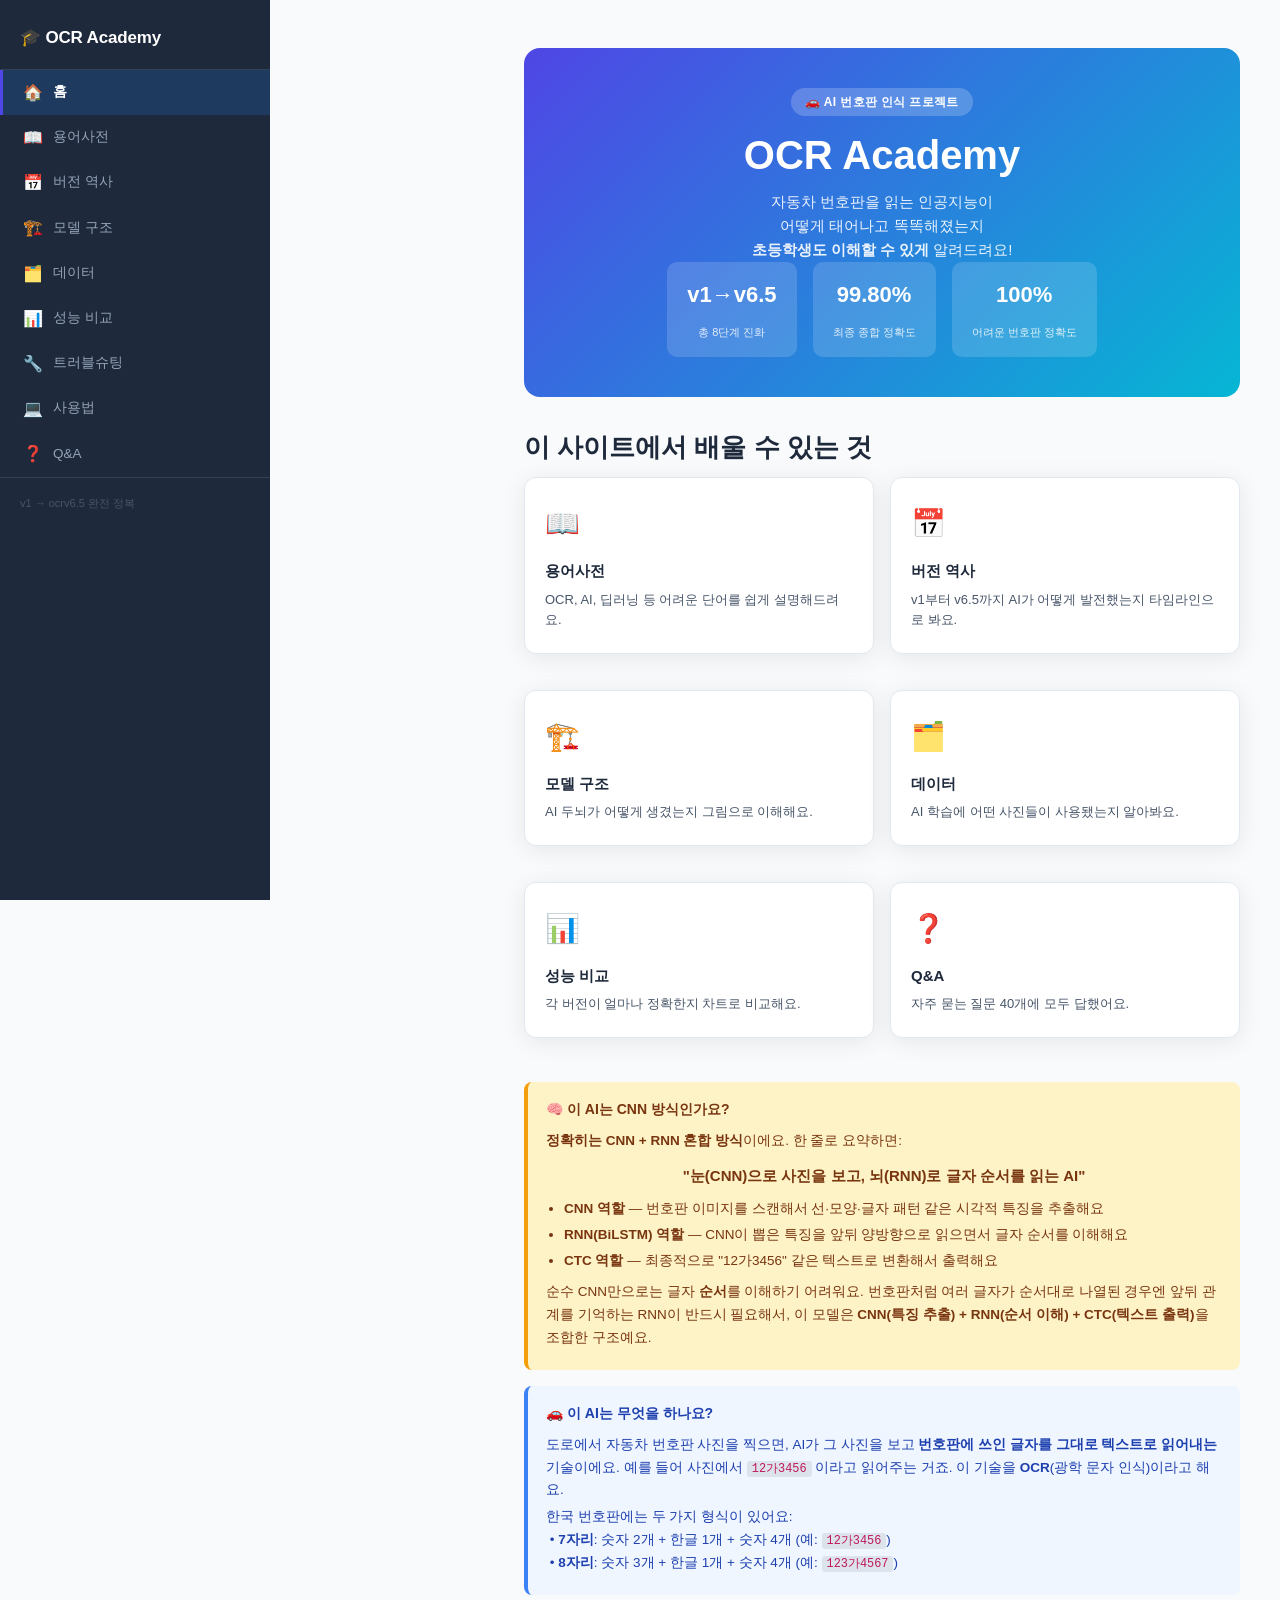
<file: ocr/index.html>
<!DOCTYPE html>
<html lang="ko">
<head>
  <meta charset="UTF-8" />
  <meta name="viewport" content="width=device-width, initial-scale=1.0" />
  <title>OCR Academy — 번호판 인식 AI 완전 정복</title>
  <link rel="stylesheet" href="style.css" />
</head>
<body>

<!-- 읽기 진행 바 -->
<div id="reading-progress">
  <div id="reading-progress-inner"></div>
</div>

<!-- 상단 바 -->
<header id="topbar">
  <button id="hamburger" aria-label="메뉴 열기">&#9776;</button>
  <span id="topbar-title">홈</span>
</header>

<!-- 사이드바 -->
<nav id="sidebar">
  <div class="sidebar-logo">🎓 OCR Academy</div>
  <ul class="nav-list">
    <li class="nav-item active" data-target="sec-intro"    onclick="showSection('sec-intro')">
      <span class="nav-icon">🏠</span><span class="nav-label">홈</span>
    </li>
    <li class="nav-item" data-target="sec-glossary"  onclick="showSection('sec-glossary')">
      <span class="nav-icon">📖</span><span class="nav-label">용어사전</span>
    </li>
    <li class="nav-item" data-target="sec-history"   onclick="showSection('sec-history')">
      <span class="nav-icon">📅</span><span class="nav-label">버전 역사</span>
    </li>
    <li class="nav-item" data-target="sec-arch"      onclick="showSection('sec-arch')">
      <span class="nav-icon">🏗️</span><span class="nav-label">모델 구조</span>
    </li>
    <li class="nav-item" data-target="sec-data"      onclick="showSection('sec-data')">
      <span class="nav-icon">🗂️</span><span class="nav-label">데이터</span>
    </li>
    <li class="nav-item" data-target="sec-perf"      onclick="showSection('sec-perf')">
      <span class="nav-icon">📊</span><span class="nav-label">성능 비교</span>
    </li>
    <li class="nav-item" data-target="sec-trouble"   onclick="showSection('sec-trouble')">
      <span class="nav-icon">🔧</span><span class="nav-label">트러블슈팅</span>
    </li>
    <li class="nav-item" data-target="sec-usage"     onclick="showSection('sec-usage')">
      <span class="nav-icon">💻</span><span class="nav-label">사용법</span>
    </li>
    <li class="nav-item" data-target="sec-qa"        onclick="showSection('sec-qa')">
      <span class="nav-icon">❓</span><span class="nav-label">Q&amp;A</span>
    </li>
  </ul>
  <div class="sidebar-footer">v1 → ocrv6.5 완전 정복</div>
</nav>

<!-- 메인 콘텐츠 -->
<main id="main">

<!-- ══════════════════════════════════════════════════
     SEC-INTRO : 홈
══════════════════════════════════════════════════ -->
<section id="sec-intro" class="section active">
  <div class="hero">
    <div class="hero-badge">🚗 AI 번호판 인식 프로젝트</div>
    <h1 class="hero-title">OCR Academy</h1>
    <p class="hero-sub">
      자동차 번호판을 읽는 인공지능이<br>
      어떻게 태어나고 똑똑해졌는지<br>
      <strong>초등학생도 이해할 수 있게</strong> 알려드려요!
    </p>
    <div class="hero-stats">
      <div class="stat-card">
        <span class="stat-num">v1→v6.5</span>
        <span class="stat-label">총 8단계 진화</span>
      </div>
      <div class="stat-card">
        <span class="stat-num">99.80%</span>
        <span class="stat-label">최종 종합 정확도</span>
      </div>
      <div class="stat-card">
        <span class="stat-num">100%</span>
        <span class="stat-label">어려운 번호판 정확도</span>
      </div>
    </div>
  </div>

  <h2 class="section-title">이 사이트에서 배울 수 있는 것</h2>
  <div class="card-grid">
    <div class="card" onclick="showSection('sec-glossary')">
      <div class="card-icon">📖</div>
      <h3>용어사전</h3>
      <p>OCR, AI, 딥러닝 등 어려운 단어를 쉽게 설명해드려요.</p>
    </div>
    <div class="card" onclick="showSection('sec-history')">
      <div class="card-icon">📅</div>
      <h3>버전 역사</h3>
      <p>v1부터 v6.5까지 AI가 어떻게 발전했는지 타임라인으로 봐요.</p>
    </div>
    <div class="card" onclick="showSection('sec-arch')">
      <div class="card-icon">🏗️</div>
      <h3>모델 구조</h3>
      <p>AI 두뇌가 어떻게 생겼는지 그림으로 이해해요.</p>
    </div>
    <div class="card" onclick="showSection('sec-data')">
      <div class="card-icon">🗂️</div>
      <h3>데이터</h3>
      <p>AI 학습에 어떤 사진들이 사용됐는지 알아봐요.</p>
    </div>
    <div class="card" onclick="showSection('sec-perf')">
      <div class="card-icon">📊</div>
      <h3>성능 비교</h3>
      <p>각 버전이 얼마나 정확한지 차트로 비교해요.</p>
    </div>
    <div class="card" onclick="showSection('sec-qa')">
      <div class="card-icon">❓</div>
      <h3>Q&amp;A</h3>
      <p>자주 묻는 질문 40개에 모두 답했어요.</p>
    </div>
  </div>

  <div class="info-box" style="background:#fef3c7; border-left-color:#f59e0b; color:#78350f;">
    <h3>🧠 이 AI는 CNN 방식인가요?</h3>
    <p>
      <strong>정확히는 CNN + RNN 혼합 방식</strong>이에요. 한 줄로 요약하면:
    </p>
    <p style="margin:10px 0; font-size:15px; font-weight:700; text-align:center;">
      "눈(CNN)으로 사진을 보고, 뇌(RNN)로 글자 순서를 읽는 AI"
    </p>
    <ul>
      <li><strong>CNN 역할</strong> — 번호판 이미지를 스캔해서 선·모양·글자 패턴 같은 시각적 특징을 추출해요</li>
      <li><strong>RNN(BiLSTM) 역할</strong> — CNN이 뽑은 특징을 앞뒤 양방향으로 읽으면서 글자 순서를 이해해요</li>
      <li><strong>CTC 역할</strong> — 최종적으로 "12가3456" 같은 텍스트로 변환해서 출력해요</li>
    </ul>
    <p style="margin-top:8px;">
      순수 CNN만으로는 글자 <strong>순서</strong>를 이해하기 어려워요. 번호판처럼 여러 글자가 순서대로 나열된 경우엔 앞뒤 관계를 기억하는 RNN이 반드시 필요해서, 이 모델은 <strong>CNN(특징 추출) + RNN(순서 이해) + CTC(텍스트 출력)</strong>을 조합한 구조예요.
    </p>
  </div>

  <div class="info-box">
    <h3>🚗 이 AI는 무엇을 하나요?</h3>
    <p>
      도로에서 자동차 번호판 사진을 찍으면, AI가 그 사진을 보고
      <strong>번호판에 쓰인 글자를 그대로 텍스트로 읽어내는</strong> 기술이에요.
      예를 들어 사진에서 <code>12가3456</code> 이라고 읽어주는 거죠.
      이 기술을 <strong>OCR</strong>(광학 문자 인식)이라고 해요.
    </p>
    <p>
      한국 번호판에는 두 가지 형식이 있어요:<br>
      &nbsp;• <strong>7자리</strong>: 숫자 2개 + 한글 1개 + 숫자 4개 (예: <code>12가3456</code>)<br>
      &nbsp;• <strong>8자리</strong>: 숫자 3개 + 한글 1개 + 숫자 4개 (예: <code>123가4567</code>)
    </p>
  </div>
</section>

<!-- ══════════════════════════════════════════════════
     SEC-GLOSSARY : 용어사전
══════════════════════════════════════════════════ -->
<section id="sec-glossary" class="section">
  <h2 class="section-title">📖 용어사전</h2>
  <p class="section-desc">모르는 단어가 있어도 걱정 마세요! 여기서 모두 쉽게 설명해드려요.</p>

  <h3 class="subsection-title">🔤 기초 AI 용어</h3>
  <div class="glossary-grid">
    <div class="gloss-card">
      <div class="gloss-term">AI (인공지능)</div>
      <div class="gloss-desc">사람처럼 생각하고 판단할 수 있도록 만든 컴퓨터 프로그램이에요. 사람이 직접 규칙을 짜지 않아도, 수많은 예시를 보면서 스스로 규칙을 찾아내요.</div>
    </div>
    <div class="gloss-card">
      <div class="gloss-term">딥러닝 (Deep Learning)</div>
      <div class="gloss-desc">AI 학습 방법 중 하나예요. 사람의 뇌 신경망을 흉내 낸 "층(layer)"을 여러 겹 쌓아서, 데이터에서 복잡한 특징을 스스로 찾아내요. "깊은(deep) 학습"이라는 뜻이에요.</div>
    </div>
    <div class="gloss-card">
      <div class="gloss-term">OCR</div>
      <div class="gloss-desc">Optical Character Recognition의 약자예요. "광학 문자 인식"이라고도 해요. 사진이나 이미지 속 글자를 읽어서 텍스트로 바꿔주는 기술이에요.</div>
    </div>
    <div class="gloss-card">
      <div class="gloss-term">모델 (Model)</div>
      <div class="gloss-desc">학습을 마친 AI를 파일로 저장한 것이에요. 마치 시험을 다 치른 학생이 "졸업장"을 받는 것처럼, 학습된 AI의 지식을 파일(best.pt)에 저장해요.</div>
    </div>
    <div class="gloss-card">
      <div class="gloss-term">학습 (Training)</div>
      <div class="gloss-desc">AI에게 수많은 예시(번호판 사진 + 정답 텍스트)를 보여주면서 올바르게 읽는 방법을 가르치는 과정이에요. 학교에서 공부하는 것과 같아요!</div>
    </div>
    <div class="gloss-card">
      <div class="gloss-term">에폭 (Epoch)</div>
      <div class="gloss-desc">전체 학습 데이터를 한 번 다 보는 것을 "1 에폭"이라고 해요. 예를 들어 50 에폭 학습이면, 모든 사진을 50번씩 반복해서 공부하는 거예요.</div>
    </div>
    <div class="gloss-card">
      <div class="gloss-term">정확도 (Accuracy)</div>
      <div class="gloss-desc">AI가 100개의 번호판 중 몇 개를 맞혔는지 나타내요. 99.80%면 100개 중 99.8개를 정확히 읽는다는 뜻이에요. 숫자가 높을수록 좋아요!</div>
    </div>
    <div class="gloss-card">
      <div class="gloss-term">손실 (Loss)</div>
      <div class="gloss-desc">AI의 "틀린 정도"를 숫자로 나타낸 거예요. 정답에서 멀수록 손실이 크고, 정답에 가까울수록 손실이 작아져요. 학습 목표는 손실을 최대한 줄이는 것!</div>
    </div>
    <div class="gloss-card">
      <div class="gloss-term">파라미터 (Parameter)</div>
      <div class="gloss-desc">AI 내부의 수많은 숫자들이에요. 학습하면서 이 숫자들이 조금씩 바뀌면서 AI가 점점 똑똑해져요. 이 모델은 약 900만 개의 파라미터를 가지고 있어요.</div>
    </div>
    <div class="gloss-card">
      <div class="gloss-term">학습률 (Learning Rate)</div>
      <div class="gloss-desc">한 번 학습할 때 파라미터를 얼마나 크게 바꿀지 결정해요. 너무 크면 학습이 불안정하고, 너무 작으면 학습이 너무 느려요. 적절한 균형이 중요해요!</div>
    </div>
    <div class="gloss-card">
      <div class="gloss-term">배치 (Batch)</div>
      <div class="gloss-desc">한 번에 AI에게 보여주는 사진 묶음이에요. 배치 크기=32면 32장씩 묶어서 학습해요. 너무 크면 메모리가 부족하고, 너무 작으면 학습이 불안정해요.</div>
    </div>
    <div class="gloss-card">
      <div class="gloss-term">GPU</div>
      <div class="gloss-desc">그래픽 처리 장치예요. 게임 그래픽에 쓰이지만, AI 학습에도 아주 빠른 계산이 필요하기 때문에 GPU를 사용해요. 이 프로젝트에서는 RTX 4060 Laptop을 사용했어요.</div>
    </div>
  </div>

  <h3 class="subsection-title">🧠 모델 구조 용어</h3>
  <div class="glossary-grid">
    <div class="gloss-card">
      <div class="gloss-term">CNN (합성곱 신경망)</div>
      <div class="gloss-desc">이미지에서 특징을 찾아내는 AI 구조예요. 사진을 여러 필터로 스캔하면서 선, 모서리, 글자 모양 등의 패턴을 찾아내요. 눈의 역할을 한다고 볼 수 있어요.</div>
    </div>
    <div class="gloss-card">
      <div class="gloss-term">RNN / LSTM / BiLSTM</div>
      <div class="gloss-desc">글자의 순서를 기억하는 AI 구조예요. "1", "2", "가", "3", "4", "5", "6" 처럼 글자가 이어지는 순서를 이해해요. Bi는 앞뒤 방향 모두 읽는다는 뜻이에요.</div>
    </div>
    <div class="gloss-card">
      <div class="gloss-term">STN (공간 변환 네트워크)</div>
      <div class="gloss-desc">기울어지거나 찌그러진 번호판을 자동으로 똑바로 펴주는 AI 모듈이에요. 비뚤어진 사진을 먼저 교정해주는 "교정기"라고 생각하면 돼요.</div>
    </div>
    <div class="gloss-card">
      <div class="gloss-term">VGG 백본</div>
      <div class="gloss-desc">이미지에서 특징을 뽑아내는 CNN 구조의 한 종류예요. 4단계(Stage)로 이미지를 점점 작게 만들면서 중요한 특징만 추려내요.</div>
    </div>
    <div class="gloss-card">
      <div class="gloss-term">CBAM (어텐션 모듈)</div>
      <div class="gloss-desc">"어디에 집중할지" 결정하는 모듈이에요. 사람이 글을 읽을 때 글자 부분에 집중하듯, AI도 번호판의 글자 부분에 더 집중하도록 도와줘요.</div>
    </div>
    <div class="gloss-card">
      <div class="gloss-term">CTC (연결주의 시간분류)</div>
      <div class="gloss-desc">번호판 사진에서 글자가 정확히 어디 있는지 몰라도 학습할 수 있게 해주는 특별한 방법이에요. "blank" 토큰을 이용해 글자 경계를 자동으로 찾아줘요.</div>
    </div>
    <div class="gloss-card">
      <div class="gloss-term">Focal CTC</div>
      <div class="gloss-desc">어려운 문제는 더 열심히 공부하도록 만든 개선된 CTC예요. 쉬운 번호판보다 어려운 번호판에 더 많은 "페널티"를 주어서 AI가 집중해서 배우게 해요.</div>
    </div>
    <div class="gloss-card">
      <div class="gloss-term">소프트맥스 (Softmax)</div>
      <div class="gloss-desc">AI가 여러 글자 중 하나를 선택할 때 각 글자의 확률을 계산해요. 모든 확률을 더하면 100%가 돼요. 가장 높은 확률의 글자를 최종 답으로 선택해요.</div>
    </div>
  </div>

  <h3 class="subsection-title">⚙️ 학습 기법 용어</h3>
  <div class="glossary-grid">
    <div class="gloss-card">
      <div class="gloss-term">증강 (Augmentation)</div>
      <div class="gloss-desc">학습 데이터를 인위적으로 다양하게 변형하는 기법이에요. 사진을 기울이거나, 흐리게 하거나, 어둡게 해서 AI가 다양한 상황에 대비하도록 훈련시켜요.</div>
    </div>
    <div class="gloss-card">
      <div class="gloss-term">EMA (지수이동평균)</div>
      <div class="gloss-desc">여러 에폭의 모델 파라미터를 평균 내어 더 안정적인 모델을 만드는 기법이에요. 하지만 너무 높은 decay값(0.9995)을 쓰면 오히려 개선이 안 보이는 문제가 생겨요.</div>
    </div>
    <div class="gloss-card">
      <div class="gloss-term">파인튜닝 (Fine-tuning)</div>
      <div class="gloss-desc">이미 잘 학습된 모델을 기반으로 더 작은 학습률로 추가 학습하는 방법이에요. 처음부터 다시 학습하는 것보다 빠르고, 기존에 잘 하던 것을 잃지 않는 장점이 있어요.</div>
    </div>
    <div class="gloss-card">
      <div class="gloss-term">커리큘럼 학습</div>
      <div class="gloss-desc">처음엔 쉬운 문제부터, 나중엔 어려운 문제를 주는 학습 방법이에요. 마치 학교에서 1+1부터 시작해서 방정식을 배우는 것처럼, AI도 단계적으로 어려워지는 예제를 학습해요.</div>
    </div>
    <div class="gloss-card">
      <div class="gloss-term">웜업 (Warmup)</div>
      <div class="gloss-desc">학습 초반에 학습률을 서서히 높이는 기법이에요. 너무 빠르게 시작하면 AI가 흔들리기 때문에, 처음엔 천천히 적응할 시간을 주는 거예요.</div>
    </div>
    <div class="gloss-card">
      <div class="gloss-term">Early Stopping (조기 종료)</div>
      <div class="gloss-desc">성능이 더 이상 개선되지 않으면 학습을 미리 멈추는 기법이에요. 과학습(overfitting)을 방지하고, 불필요한 학습 시간을 줄일 수 있어요.</div>
    </div>
    <div class="gloss-card">
      <div class="gloss-term">과학습 (Overfitting)</div>
      <div class="gloss-desc">AI가 학습 데이터만 너무 외워서, 새로운 데이터에는 틀리는 현상이에요. 시험 문제를 달달 외웠지만 조금 다른 응용 문제는 못 푸는 것과 비슷해요.</div>
    </div>
    <div class="gloss-card">
      <div class="gloss-term">WeightedRandomSampler</div>
      <div class="gloss-desc">드문 데이터를 더 자주 뽑아서 학습시키는 방법이에요. '희귀 글자(바, 배, 사 등)'가 적게 있으면 AI가 이를 못 배울 수 있어서, 이런 데이터를 4배로 더 많이 보여줘요.</div>
    </div>
    <div class="gloss-card">
      <div class="gloss-term">ECE (보정 오차)</div>
      <div class="gloss-desc">AI가 "나는 90% 확신해"라고 할 때 실제로 90% 확률로 맞는지 측정해요. ECE가 낮을수록 AI의 자신감이 실제 정확도와 일치하는, "솔직한 AI"예요.</div>
    </div>
    <div class="gloss-card">
      <div class="gloss-term">FP32 / FP16 (부동소수점 정밀도)</div>
      <div class="gloss-desc">AI 내부 숫자를 저장하는 방식이에요. <strong>FP32</strong>(32비트, 4바이트)는 정밀하지만 무겁고, <strong>FP16</strong>(16비트, 2바이트)은 절반 크기로 GPU에서 2배 빠르게 계산해요. 학습은 FP32로, 배포(추론)는 FP16으로 변환하면 모델이 가벼워지고 속도가 빨라져요.</div>
    </div>
    <div class="gloss-card">
      <div class="gloss-term">Tensor Core</div>
      <div class="gloss-desc">NVIDIA GPU 안에 있는 특별한 연산 유닛이에요. FP16 행렬 계산을 FP32보다 최대 8배 빠르게 처리해요. RTX 4060에도 탑재되어 있어서 FP16 변환만 해도 추론 속도가 크게 올라가요.</div>
    </div>
    <div class="gloss-card">
      <div class="gloss-term">AMP (자동 혼합 정밀도)</div>
      <div class="gloss-desc">PyTorch가 자동으로 연산에 따라 FP32와 FP16을 골라서 쓰는 기능이에요. 무거운 계산(행렬곱)은 FP16으로 빠르게, 정밀도가 필요한 계산(소프트맥스)은 FP32로 안전하게 처리해요.</div>
    </div>
    <div class="gloss-card">
      <div class="gloss-term">ONNX</div>
      <div class="gloss-desc">Open Neural Network Exchange의 약자예요. 다양한 AI 프레임워크(PyTorch, TensorFlow 등) 간에 모델을 공유할 수 있는 표준 파일 형식이에요. best.pt → best.onnx로 변환하면 TensorRT 등 다양한 배포 도구를 쓸 수 있어요.</div>
    </div>
    <div class="gloss-card">
      <div class="gloss-term">TensorRT</div>
      <div class="gloss-desc">NVIDIA가 만든 AI 추론 최적화 엔진이에요. FP16 변환 + 연산 최적화 + 메모리 최적화를 모두 자동으로 해줘요. ONNX 파일을 TensorRT 엔진으로 변환하면 같은 GPU에서 최대 4~8배까지 빠른 추론이 가능해요.</div>
    </div>
    <div class="gloss-card">
      <div class="gloss-term">그래디언트 클리핑</div>
      <div class="gloss-desc">학습 중 파라미터가 너무 크게 변하지 않도록 제한하는 안전장치예요. 학습이 폭발적으로 불안정해지는 것을 막아줘요. GRAD_CLIP=2.0으로 설정했어요.</div>
    </div>
  </div>

  <h3 class="subsection-title">📊 평가 지표 용어</h3>
  <div class="glossary-grid">
    <div class="gloss-card">
      <div class="gloss-term">Val Accuracy (검증 정확도)</div>
      <div class="gloss-desc">학습에 사용하지 않은 검증용 사진으로 측정한 정확도예요. AI가 새로운 사진도 잘 읽는지 확인하는 지표예요.</div>
    </div>
    <div class="gloss-card">
      <div class="gloss-term">Hard Accuracy (어려운 테스트 정확도)</div>
      <div class="gloss-desc">6가지 어려운 상황(작은 번호판, 흔들림, 야간, 잘린 번호판, 기울어짐, 희귀 글자)에서 측정한 정확도예요. 이 점수가 높아야 실제 도로에서도 잘 동작해요.</div>
    </div>
    <div class="gloss-card">
      <div class="gloss-term">Rare Accuracy (희귀 글자 정확도)</div>
      <div class="gloss-desc">데이터가 적은 희귀 한글(바, 배, 사, 아, 자, 허)이 들어간 번호판을 얼마나 잘 읽는지 측정해요.</div>
    </div>
    <div class="gloss-card">
      <div class="gloss-term">Comp Score (종합 점수)</div>
      <div class="gloss-desc">여러 지표를 가중 평균한 최종 점수예요. 공식: 0.5×어려운정확도 + 0.3×희귀정확도 + 0.2×검증정확도 − ECE패널티. 이 점수가 가장 높을 때 best.pt를 저장해요.</div>
    </div>
    <div class="gloss-card">
      <div class="gloss-term">Conf Accuracy (신뢰도 정확도)</div>
      <div class="gloss-desc">AI의 예측 신뢰도가 높은 경우(예: 확신도 80% 이상)에만 평가한 정확도예요.</div>
    </div>
    <div class="gloss-card">
      <div class="gloss-term">Hard 6개 카테고리</div>
      <div class="gloss-desc">S=작은번호판(Small), B=모션블러(Blur), N=야간(Night), C=잘린이미지(Crop), K=기울어짐(sKew), R=희귀글자(Rare). 각 카테고리 약 250장씩 테스트해요.</div>
    </div>
  </div>
</section>

<!-- ══════════════════════════════════════════════════
     SEC-HISTORY : 버전 역사
══════════════════════════════════════════════════ -->
<section id="sec-history" class="section">
  <h2 class="section-title">📅 버전 역사 타임라인</h2>
  <p class="section-desc">v1부터 ocrv6.5까지, 이 AI가 어떻게 탄생하고 성장했는지 알아봐요!</p>

  <div class="timeline">

    <div class="tl-item">
      <div class="tl-dot" style="background:#94a3b8;"></div>
      <div class="tl-content">
        <div class="tl-version">v1 · 시작</div>
        <div class="tl-title">처음 만든 OCR — "일단 해보자!"</div>
        <div class="tl-body">
          <p>가장 단순한 규칙 기반 방식으로 시작했어요. AI가 스스로 배우는 게 아니라, 사람이 직접 "글자가 이런 모양이면 이거다"라고 규칙을 만들어준 거예요.</p>
          <ul>
            <li>방식: 규칙 기반(Template Matching) + 기본 이미지 처리</li>
            <li>결과: 깨끗한 번호판은 어느 정도 읽지만, 조금만 어두워지거나 기울어지면 틀림</li>
            <li>한계: 새로운 상황에 유연하게 대처하지 못함</li>
          </ul>
        </div>
        <div class="tl-metric">정확도: ~70% 이하 (상황에 따라 크게 다름)</div>
      </div>
    </div>

    <div class="tl-item">
      <div class="tl-dot" style="background:#64748b;"></div>
      <div class="tl-content">
        <div class="tl-version">v2 · v3 · 개선 시도</div>
        <div class="tl-title">딥러닝 도입 — "AI에게 직접 배우게 하자!"</div>
        <div class="tl-body">
          <p>규칙 기반의 한계를 느끼고 딥러닝을 도입했어요. 수천 장의 번호판 사진을 AI에게 보여주며 스스로 특징을 찾게 했어요.</p>
          <ul>
            <li>v2: 기본 CNN으로 글자 분류 시작. 번호판을 7~8개 칸으로 나눠서 각각 인식</li>
            <li>v3: 데이터 양을 늘리고 증강 기법 추가. 어두운 사진, 기울어진 사진도 학습</li>
            <li>여전히 한계: 글자가 붙어있거나 잘린 경우 오인식</li>
          </ul>
        </div>
        <div class="tl-metric">정확도: ~85-90% 수준</div>
      </div>
    </div>

    <div class="tl-item">
      <div class="tl-dot" style="background:#3b82f6;"></div>
      <div class="tl-content">
        <div class="tl-version">v4 · 구조 혁신</div>
        <div class="tl-title">CTC 도입 — "글자 경계를 AI가 직접 찾게 하자!"</div>
        <div class="tl-body">
          <p>v4에서 CTC(Connectionist Temporal Classification)를 도입했어요. 이전까지는 글자 하나하나의 위치를 직접 표시해줘야 했는데, CTC를 쓰면 전체 번호판 텍스트만 알려줘도 AI가 알아서 배워요.</p>
          <ul>
            <li>CNN으로 특징 추출 → RNN으로 순서 이해 → CTC로 최종 텍스트 출력</li>
            <li>글자 경계 표시 작업(어노테이션) 부담 대폭 감소</li>
            <li>이어진 글자도 올바르게 분리해서 읽기 시작</li>
          </ul>
        </div>
        <div class="tl-metric">정확도: ~93-95% 수준</div>
      </div>
    </div>

    <div class="tl-item">
      <div class="tl-dot" style="background:#8b5cf6;"></div>
      <div class="tl-content">
        <div class="tl-version">v5 · 현재 구조 완성</div>
        <div class="tl-title">V5OCR — 지금의 AI 구조가 완성되다!</div>
        <div class="tl-body">
          <p>v5에서 현재까지 사용하는 AI 구조(아키텍처)가 완성됐어요. STN → VGG 4단계 → CBAM → BiLSTM → CTC 파이프라인이 확정되었어요.</p>
          <ul>
            <li><strong>STN</strong>: 기울어진 번호판 자동 교정</li>
            <li><strong>VGG 4단계 백본</strong>: 이미지 특징 추출</li>
            <li><strong>CBAM 어텐션</strong>: 중요한 부분 집중</li>
            <li><strong>2층 BiLSTM(256)</strong>: 앞뒤 방향으로 글자 순서 이해</li>
            <li><strong>Linear(51)</strong>: 51개 클래스(blank + 숫자 10개 + 한글 40개) 분류</li>
            <li>Focal CTC 도입으로 어려운 글자 학습 강화</li>
          </ul>
        </div>
        <div class="tl-metric">Val: 98.70% / Hard: 98.00% / Rare: 100.00% / Conf: 99.24%</div>
      </div>
    </div>

    <div class="tl-item">
      <div class="tl-dot" style="background:#f59e0b;"></div>
      <div class="tl-content">
        <div class="tl-version">ocrv6 · 기반 확립</div>
        <div class="tl-title">ocrv6 — 한글 40자 완전 지원!</div>
        <div class="tl-body">
          <p>v5를 기반으로 더 많은 한글 글자를 지원하고, 학습 데이터를 대폭 확충했어요. 희귀 글자(바·배·사·아·자·허)에 대한 별도 처리도 시작됐어요.</p>
          <ul>
            <li>한글 40자 전체 지원 (가~히 중 번호판에 쓰이는 글자 모두)</li>
            <li>그룹 인식 기반 train/val 분리 (같은 번호판이 학습/검증에 둘 다 들어가는 오류 수정)</li>
            <li>WeightedRandomSampler로 희귀 글자 3배 오버샘플링</li>
          </ul>
        </div>
        <div class="tl-metric">Val: 99.5%+ 달성 시작</div>
      </div>
    </div>

    <div class="tl-item">
      <div class="tl-dot" style="background:#f59e0b;"></div>
      <div class="tl-content">
        <div class="tl-version">ocrv6.3 · 균형 달성</div>
        <div class="tl-title">ocrv6.3 — 검증&어려운 지표 동시에 높이다!</div>
        <div class="tl-body">
          <p>ocrv6.3은 Val, Hard, Rare 지표를 모두 균형 있게 높이는 데 성공했어요. 커리큘럼 증강(단계별로 어려워지는 학습)을 체계적으로 적용했어요.</p>
          <ul>
            <li>커리큘럼 3단계: p1(쉬움, ep1-20) → p2(보통, ep21-50) → p3(어려움, ep51+)</li>
            <li>Focal CTC γ=1.2 로 최적화</li>
            <li>EMA decay=0.999로 안정적인 학습</li>
            <li>Hard B(모션블러) = 96.77%로 약점 발견</li>
          </ul>
        </div>
        <div class="tl-metric">Val: 99.70% / Hard: 100.00% / Rare: 97.48% / Comp: 99.18%</div>
      </div>
    </div>

    <div class="tl-item">
      <div class="tl-dot" style="background:#ef4444;"></div>
      <div class="tl-content">
        <div class="tl-version">ocrv6.4 · 도전과 실패</div>
        <div class="tl-title">ocrv6.4 — 여러 번의 실패 끝에 얻은 교훈</div>
        <div class="tl-body">
          <p>ocrv6.4는 EMA(지수이동평균)을 도입해서 더 안정적인 모델을 만들려 했어요. 하지만 여러 문제가 발생했어요.</p>
          <ul>
            <li>1차 시도: 에폭 10에서 조기 종료 → best_comp=0.0 버그 + NUM_WORKERS=4 불안정</li>
            <li>2차 시도: 에폭 20에서 조기 종료 → EMA 시작 후 rare 0.9904→0.9809 하락</li>
            <li>최종 결과: ep8 BEST (EMA 시작 전), rare=0.9904 달성</li>
            <li>모션블러(B) 95.16%로 여전히 약점 존재</li>
            <li>교훈: EMA decay=0.9995는 파인튜닝에 너무 강함</li>
          </ul>
        </div>
        <div class="tl-metric">Val: 98.92% / Hard: 98.80% / Rare: 99.04% / Comp: 98.90%</div>
      </div>
    </div>

    <div class="tl-item">
      <div class="tl-dot" style="background:#10b981;"></div>
      <div class="tl-content">
        <div class="tl-version">ocrv6.5 · 최종 완성</div>
        <div class="tl-title">ocrv6.5 — 모든 지표 최고 달성! 🏆</div>
        <div class="tl-body">
          <p>ocrv6.4의 ep8 best.pt를 기반으로 파인튜닝을 했어요. EMA를 완전히 제거하고, 희귀 글자 오버샘플링을 4배로 높여서 모든 카테고리에서 완벽한 성능을 달성했어요!</p>
          <ul>
            <li>EMA 완전 제거 → eval_model = model (그대로 평가)</li>
            <li>학습률 LR=5e-5 (파인튜닝용 소학습률)</li>
            <li>희귀 글자 오버샘플링 3배 → 4배로 증가</li>
            <li>증강 강도 p2 고정 (불필요한 변화 방지)</li>
            <li>ep9 BEST, ep24 조기 종료 (patience=15)</li>
            <li><strong>Hard 6개 카테고리 모두 100.00%!</strong></li>
          </ul>
        </div>
        <div class="tl-metric">Val: 99.72% / Hard: 100.00% / Rare: 99.52% / Comp: 99.80% 🏆</div>
      </div>
    </div>

  </div>

  <div class="info-box">
    <h3>📈 핵심 진화 포인트</h3>
    <p>
      <strong>구조 변화</strong>: 규칙 기반 → CNN → CNN+RNN+CTC → STN+VGG+CBAM+BiLSTM+FocalCTC<br>
      <strong>데이터 변화</strong>: 수백 장 → 수천 장 → 희귀 글자 오버샘플링<br>
      <strong>학습 기법</strong>: 기본 학습 → 커리큘럼 → EMA → 파인튜닝<br>
      <strong>핵심 교훈</strong>: 안정성보다 유연성이 중요! EMA는 때로 개선을 숨긴다
    </p>
  </div>
</section>

<!-- ══════════════════════════════════════════════════
     SEC-ARCH : 모델 구조
══════════════════════════════════════════════════ -->
<section id="sec-arch" class="section">
  <h2 class="section-title">🏗️ AI 모델 구조 (V5OCR Architecture)</h2>
  <p class="section-desc">번호판 사진이 AI 안으로 들어가서 텍스트로 나오기까지의 여정을 따라가봐요!</p>

  <div class="pipeline">
    <div class="pipe-step">
      <div class="pipe-icon">📷</div>
      <div class="pipe-label">입력 이미지</div>
      <div class="pipe-desc">번호판 사진<br>(32×128 픽셀)</div>
    </div>
    <div class="pipe-arrow">→</div>
    <div class="pipe-step">
      <div class="pipe-icon">📐</div>
      <div class="pipe-label">STN</div>
      <div class="pipe-desc">기울기·왜곡<br>자동 교정</div>
    </div>
    <div class="pipe-arrow">→</div>
    <div class="pipe-step">
      <div class="pipe-icon">🔍</div>
      <div class="pipe-label">VGG 백본</div>
      <div class="pipe-desc">4단계<br>특징 추출</div>
    </div>
    <div class="pipe-arrow">→</div>
    <div class="pipe-step">
      <div class="pipe-icon">👁️</div>
      <div class="pipe-label">CBAM</div>
      <div class="pipe-desc">중요 부분<br>집중</div>
    </div>
    <div class="pipe-arrow">→</div>
    <div class="pipe-step">
      <div class="pipe-icon">🧠</div>
      <div class="pipe-label">BiLSTM</div>
      <div class="pipe-desc">글자 순서<br>이해 (2층)</div>
    </div>
    <div class="pipe-arrow">→</div>
    <div class="pipe-step">
      <div class="pipe-icon">📝</div>
      <div class="pipe-label">CTC 디코딩</div>
      <div class="pipe-desc">번호판<br>텍스트 출력</div>
    </div>
    <div class="pipe-arrow">→</div>
    <div class="pipe-step">
      <div class="pipe-icon">✅</div>
      <div class="pipe-label">결과</div>
      <div class="pipe-desc">"12가3456"<br>텍스트</div>
    </div>
  </div>

  <h3 class="subsection-title">각 단계 자세히 보기</h3>
  <div class="card-grid">
    <div class="card">
      <div class="card-icon">📐</div>
      <h3>1단계: STN (공간 변환)</h3>
      <p>사진이 기울어져 있거나 원근감이 있어도 자동으로 정면에서 찍은 것처럼 교정해줘요. 6개의 숫자(변환 행렬)로 이미지를 변형해요. 나머지 단계가 훨씬 쉽게 글자를 읽을 수 있게 돕는 "전처리 담당"이에요.</p>
    </div>
    <div class="card">
      <div class="card-icon">🔍</div>
      <h3>2단계: VGG 백본 (특징 추출)</h3>
      <p>4개의 단계(Stage)로 이미지를 점점 작게 만들면서 중요한 특징만 추려내요. Stage 1: 64채널 → Stage 2: 128채널 → Stage 3: 256채널 → Stage 4: 512채널. 각 단계마다 더 복잡한 패턴을 인식해요.</p>
    </div>
    <div class="card">
      <div class="card-icon">👁️</div>
      <h3>3단계: CBAM (어텐션)</h3>
      <p>채널 어텐션(어떤 특징이 중요한지)과 공간 어텐션(이미지의 어느 위치가 중요한지)을 계산해요. "지금은 이 부분의 이 특징에 집중해!" 라고 알려주는 안내자 역할이에요.</p>
    </div>
    <div class="card">
      <div class="card-icon">🧠</div>
      <h3>4단계: BiLSTM (순서 이해)</h3>
      <p>256 유닛짜리 양방향 LSTM 2층이에요. 왼쪽→오른쪽, 오른쪽→왼쪽 두 방향으로 모두 읽어서 앞뒤 문맥을 이해해요. "3 다음에 뭐가 오지?" 같은 순서 관계를 학습해요.</p>
    </div>
    <div class="card">
      <div class="card-icon">📊</div>
      <h3>5단계: Linear 분류기</h3>
      <p>Linear(512→51)로 51개 클래스 중 하나를 선택해요. 51개 = blank(1) + 숫자(10: 0-9) + 한글(40: 가~히 중 번호판 글자). 소프트맥스로 확률을 계산하고 가장 높은 확률의 글자를 선택해요.</p>
    </div>
    <div class="card">
      <div class="card-icon">📝</div>
      <h3>6단계: CTC 디코딩</h3>
      <p>blank 토큰을 제거하고 연속 중복을 합쳐서 최종 텍스트를 출력해요. 예: [blank, 1, 1, blank, 2, blank, 가, blank, 3, 4, 5, 6] → "12가3456". 글자 경계를 자동으로 찾아내는 마법 같은 기술!</p>
    </div>
  </div>

  <div class="info-box">
    <h3>🔢 모델 크기 정보</h3>
    <p>
      <strong>총 파라미터 수</strong>: 약 900만 개<br>
      <strong>모델 파일 크기</strong>: 31.8 MB (best.pt)<br>
      <strong>입력 이미지 크기</strong>: 32×128 픽셀 (높이×너비), 그레이스케일(흑백)<br>
      <strong>출력 클래스</strong>: 51개 (blank + 숫자 10개 + 한글 40개)<br>
      <strong>추론 속도</strong>: GPU 기준 약 5ms/장 (RTX 4060 기준)
    </p>
  </div>

  <h3 class="subsection-title">YOLO + OCR 파이프라인</h3>
  <div class="pipeline">
    <div class="pipe-step">
      <div class="pipe-icon">🎥</div>
      <div class="pipe-label">영상/사진</div>
      <div class="pipe-desc">도로 카메라<br>원본</div>
    </div>
    <div class="pipe-arrow">→</div>
    <div class="pipe-step">
      <div class="pipe-icon">🔲</div>
      <div class="pipe-label">YOLO 감지</div>
      <div class="pipe-desc">번호판 위치<br>박스 감지</div>
    </div>
    <div class="pipe-arrow">→</div>
    <div class="pipe-step">
      <div class="pipe-icon">✂️</div>
      <div class="pipe-label">크롭</div>
      <div class="pipe-desc">번호판 영역<br>자르기</div>
    </div>
    <div class="pipe-arrow">→</div>
    <div class="pipe-step">
      <div class="pipe-icon">🧠</div>
      <div class="pipe-label">ocrv6.5</div>
      <div class="pipe-desc">번호판<br>텍스트 인식</div>
    </div>
    <div class="pipe-arrow">→</div>
    <div class="pipe-step">
      <div class="pipe-icon">✅</div>
      <div class="pipe-label">결과</div>
      <div class="pipe-desc">"12가3456"<br>+ 신뢰도</div>
    </div>
  </div>
  <p style="margin-top:12px; color:#64748b; font-size:0.9em;">
    v5 vs ocrv6.5 비교: ocrv6.5가 모든 어려운 상황(야간·모션블러·희귀글자)에서 더 높은 정확도를 보여요. YOLO와 함께 쓸 때 특히 잘린 번호판 처리에서 ocrv6.5의 강점이 두드러져요.
  </p>

  <h3 class="subsection-title">⚡ FP16 변환 — 배포를 위한 경량화</h3>
  <div class="info-box" style="background:#fef3c7; border-left-color:#f59e0b; color:#78350f; margin-bottom:16px;">
    <h3>🔢 왜 FP16으로 변환하나요?</h3>
    <p>학습은 <strong>FP32(32비트)</strong>로 해서 수치가 정밀해요. 배포할 때 <strong>FP16(16비트)</strong>으로 바꾸면 파일 크기가 절반이 되고 GPU에서 2배 빠르게 처리할 수 있어요. 번호판 OCR처럼 정답 후보가 51개로 한정될 때는 FP16의 작은 오차가 정답을 바꾸지 않아서 정확도 손실이 거의 없어요.</p>
  </div>

  <div class="pipeline" style="flex-direction:column; align-items:flex-start; gap:8px; background:#fff; border:1px solid #e2e8f0; border-radius:12px; padding:20px; margin-bottom:16px;">
    <p style="font-weight:700; color:#1e293b; margin-bottom:4px;">📦 FP16 변환 전체 흐름</p>
    <div style="display:flex; align-items:center; gap:8px; flex-wrap:wrap;">
      <div class="pipe-step" style="background:#fff7ed; border-color:#f59e0b; min-width:130px;">
        <div class="pipe-icon">🏋️</div>
        <div class="pipe-label" style="color:#d97706;">학습 (FP32)</div>
        <div class="pipe-desc">best.pt<br>31.8 MB</div>
      </div>
      <div class="pipe-arrow">→</div>
      <div class="pipe-step" style="background:#eff6ff; border-color:#3b82f6; min-width:130px;">
        <div class="pipe-icon">🔄</div>
        <div class="pipe-label" style="color:#2563eb;">FP16 변환</div>
        <div class="pipe-desc">model.half()<br>또는 AMP</div>
      </div>
      <div class="pipe-arrow">→</div>
      <div class="pipe-step" style="background:#f0fdf4; border-color:#10b981; min-width:130px;">
        <div class="pipe-icon">🚀</div>
        <div class="pipe-label" style="color:#059669;">추론 (FP16)</div>
        <div class="pipe-desc">~16 MB<br>2× 빠름</div>
      </div>
      <div class="pipe-arrow">→</div>
      <div class="pipe-step" style="background:#faf5ff; border-color:#8b5cf6; min-width:130px;">
        <div class="pipe-icon">📦</div>
        <div class="pipe-label" style="color:#7c3aed;">ONNX 배포</div>
        <div class="pipe-desc">best_fp16.onnx<br>TensorRT 연계</div>
      </div>
    </div>
    <div style="margin-top:12px; font-size:12px; color:#64748b; line-height:1.8;">
      <strong style="color:#1e293b;">방법 A (model.half())</strong>: 한 줄 변환, 테스트용 &nbsp;|&nbsp;
      <strong style="color:#1e293b;">방법 B (AMP autocast)</strong>: 자동 혼합 정밀도, 운영 서버 권장 &nbsp;|&nbsp;
      <strong style="color:#1e293b;">방법 C (ONNX FP16)</strong>: 엣지·배포 환경 권장<br>
      <span style="color:#ef4444;">⚠ FP16은 CUDA GPU 전용 — CPU에서는 오히려 느려짐</span>
    </div>
  </div>
</section>

<!-- ══════════════════════════════════════════════════
     SEC-DATA : 데이터
══════════════════════════════════════════════════ -->
<section id="sec-data" class="section">
  <h2 class="section-title">🗂️ 학습에 사용된 데이터</h2>
  <p class="section-desc">AI가 공부한 사진들은 어떤 것들이었을까요?</p>

  <div class="card-grid">
    <div class="card">
      <div class="card-icon">📸</div>
      <h3>학습 데이터 구성</h3>
      <p>실제 도로에서 촬영된 번호판 사진과, 증강(가공)된 사진이 함께 사용됐어요. 번호판 텍스트가 정답 레이블로 달려 있어요.</p>
    </div>
    <div class="card">
      <div class="card-icon">✂️</div>
      <h3>Train/Val 분리</h3>
      <p>같은 번호판이 학습과 검증 양쪽에 들어가면 시험 문제가 유출되는 것과 같아요. 그래서 번호판 번호를 기준으로 그룹 분리를 해요. (80% 학습 / 20% 검증)</p>
    </div>
    <div class="card">
      <div class="card-icon">🎯</div>
      <h3>Hard Val 세트</h3>
      <p>6가지 어려운 상황 카테고리별 약 250장씩 따로 모아서 테스트해요. S(작은), B(흔들림), N(야간), C(잘린), K(기울어짐), R(희귀글자).</p>
    </div>
    <div class="card">
      <div class="card-icon">⚖️</div>
      <h3>오버샘플링</h3>
      <p>희귀 한글(바·배·사·아·자·허)이 들어간 번호판은 원래 데이터가 적어요. 이런 데이터를 4배로 더 자주 뽑아서 AI가 충분히 학습할 수 있게 해요.</p>
    </div>
  </div>

  <h3 class="subsection-title">데이터 증강 (Augmentation) 상세</h3>
  <div class="info-box">
    <h3>단계별 증강 강도</h3>
    <p>AI를 학습시킬 때 사진에 다양한 변형을 주어서 더 강인한 AI를 만들어요. 단계별로 점점 어려운 변형을 적용해요:</p>
    <table class="perf-table" style="margin-top:12px;">
      <thead>
        <tr><th>단계</th><th>에폭</th><th>회전</th><th>블러</th><th>밝기</th><th>노이즈</th></tr>
      </thead>
      <tbody>
        <tr><td>p1 (쉬움)</td><td>ep 1-20</td><td>±5°</td><td>약</td><td>약</td><td>약</td></tr>
        <tr><td>p2 (보통)</td><td>ep 21-50</td><td>±10°</td><td>보통</td><td>보통</td><td>보통</td></tr>
        <tr><td>p3 (어려움)</td><td>ep 51+</td><td>±15°</td><td>강</td><td>강</td><td>강</td></tr>
      </tbody>
    </table>
    <p style="margin-top:8px;">ocrv6.5는 파인튜닝이라 p2 고정을 사용해요 (불필요한 변화 방지).</p>
  </div>

  <h3 class="subsection-title">한국 번호판 형식</h3>
  <div class="card-grid">
    <div class="card">
      <div class="card-icon">🔢</div>
      <h3>7자리 번호판</h3>
      <p>숫자 2자리 + 한글 1자리 + 숫자 4자리<br>예: <code>12가3456</code><br>구형 번호판 형식이에요.</p>
    </div>
    <div class="card">
      <div class="card-icon">🔢</div>
      <h3>8자리 번호판</h3>
      <p>숫자 3자리 + 한글 1자리 + 숫자 4자리<br>예: <code>123가4567</code><br>2019년 이후 신형 번호판 형식이에요.</p>
    </div>
    <div class="card">
      <div class="card-icon">🌟</div>
      <h3>희귀 한글 6자</h3>
      <p>데이터가 적어 AI가 배우기 어려운 글자들:<br><strong>바 · 배 · 사 · 아 · 자 · 허</strong><br>오버샘플링과 FocalCTC로 특별 관리!</p>
    </div>
  </div>

  <h3 class="subsection-title">CTC 레이블 규칙</h3>
  <div class="info-box">
    <h3>⚠️ 중요: CTC 인덱스 규칙</h3>
    <p>
      AI가 글자를 숫자로 관리해요. 아주 중요한 약속이 있어요:<br><br>
      &nbsp;• <strong>인덱스 0 = blank</strong> (CTC에서 "아무 글자도 없음"을 표현)<br>
      &nbsp;• <strong>인덱스 1-10 = 숫자 0-9</strong><br>
      &nbsp;• <strong>인덱스 11-50 = 한글 40자</strong> (가, 나, 다 ... 허 순서)<br><br>
      이 규칙이 틀리면 모든 예측이 어긋나요! "blank=0"은 이 프로젝트에서 절대 바꾸면 안 되는 핵심 약속이에요.
    </p>
  </div>
</section>

<!-- ══════════════════════════════════════════════════
     SEC-PERF : 성능 비교
══════════════════════════════════════════════════ -->
<section id="sec-perf" class="section">
  <h2 class="section-title">📊 버전별 성능 비교</h2>
  <p class="section-desc">각 버전이 얼마나 정확한지 비교해봐요. 숫자가 높을수록 좋아요!</p>

  <h3 class="subsection-title">종합 점수 (Comp Score) 비교</h3>
  <div class="bar-chart">
    <div class="bar-row">
      <div class="bar-label">v5</div>
      <div class="bar-track">
        <div class="bar-fill" data-width="60%" style="background:#3b82f6;"></div>
      </div>
      <div class="bar-value">98.74%</div>
    </div>
    <div class="bar-row">
      <div class="bar-label">ocrv6.3</div>
      <div class="bar-track">
        <div class="bar-fill" data-width="72%" style="background:#f59e0b;"></div>
      </div>
      <div class="bar-value">99.18%</div>
    </div>
    <div class="bar-row">
      <div class="bar-label">ocrv6.4</div>
      <div class="bar-track">
        <div class="bar-fill" data-width="30%" style="background:#ef4444;"></div>
      </div>
      <div class="bar-value">98.90%</div>
    </div>
    <div class="bar-row">
      <div class="bar-label">ocrv6.5 🏆</div>
      <div class="bar-track">
        <div class="bar-fill" data-width="100%" style="background:#10b981;"></div>
      </div>
      <div class="bar-value">99.80%</div>
    </div>
  </div>
  <p style="font-size:0.8em; color:#94a3b8; margin-top:4px;">* 바 차트 너비는 97%~100% 범위에서 정규화됨</p>

  <h3 class="subsection-title">지표별 전체 비교표</h3>
  <div style="overflow-x:auto;">
    <table class="perf-table">
      <thead>
        <tr>
          <th>버전</th>
          <th>Val</th>
          <th>Hard</th>
          <th>Rare</th>
          <th>Conf</th>
          <th>ECE</th>
          <th>Comp</th>
        </tr>
      </thead>
      <tbody>
        <tr>
          <td><strong>v5</strong></td>
          <td>98.70%</td>
          <td>98.00%</td>
          <td>100.00%</td>
          <td>99.24%</td>
          <td>—</td>
          <td>98.74%</td>
        </tr>
        <tr>
          <td><strong>ocrv6</strong></td>
          <td>99.50%+</td>
          <td>—</td>
          <td>—</td>
          <td>—</td>
          <td>—</td>
          <td>—</td>
        </tr>
        <tr>
          <td><strong>ocrv6.3</strong></td>
          <td>99.70%</td>
          <td>100.00%</td>
          <td>97.48%</td>
          <td>99.66%</td>
          <td>—</td>
          <td>99.18%</td>
        </tr>
        <tr>
          <td><strong>ocrv6.4</strong></td>
          <td>98.92%</td>
          <td>98.80%</td>
          <td>99.04%</td>
          <td>98.80%</td>
          <td>0.0061</td>
          <td>98.90%</td>
        </tr>
        <tr class="highlight-row">
          <td><strong>ocrv6.5 🏆</strong></td>
          <td><strong>99.72%</strong></td>
          <td><strong>100.00%</strong></td>
          <td><strong>99.52%</strong></td>
          <td><strong>99.70%</strong></td>
          <td><strong>낮음</strong></td>
          <td><strong>99.80%</strong></td>
        </tr>
      </tbody>
    </table>
  </div>

  <h3 class="subsection-title">ocrv6.5 Hard 카테고리 세부 성능</h3>
  <div class="bar-chart">
    <div class="bar-row">
      <div class="bar-label">S (작은)</div>
      <div class="bar-track"><div class="bar-fill" data-width="100%" style="background:#10b981;"></div></div>
      <div class="bar-value">100.00%</div>
    </div>
    <div class="bar-row">
      <div class="bar-label">B (블러)</div>
      <div class="bar-track"><div class="bar-fill" data-width="100%" style="background:#10b981;"></div></div>
      <div class="bar-value">100.00%</div>
    </div>
    <div class="bar-row">
      <div class="bar-label">N (야간)</div>
      <div class="bar-track"><div class="bar-fill" data-width="100%" style="background:#10b981;"></div></div>
      <div class="bar-value">100.00%</div>
    </div>
    <div class="bar-row">
      <div class="bar-label">C (잘린)</div>
      <div class="bar-track"><div class="bar-fill" data-width="100%" style="background:#10b981;"></div></div>
      <div class="bar-value">100.00%</div>
    </div>
    <div class="bar-row">
      <div class="bar-label">K (기울임)</div>
      <div class="bar-track"><div class="bar-fill" data-width="100%" style="background:#10b981;"></div></div>
      <div class="bar-value">100.00%</div>
    </div>
    <div class="bar-row">
      <div class="bar-label">R (희귀)</div>
      <div class="bar-track"><div class="bar-fill" data-width="100%" style="background:#10b981;"></div></div>
      <div class="bar-value">100.00%</div>
    </div>
  </div>

  <h3 class="subsection-title">레이더 차트 — 다차원 비교</h3>
  <div class="radar-wrap">
    <canvas id="radarCanvas" width="400" height="400"></canvas>
    <div class="radar-legend">
      <div class="legend-item"><span style="background:#3b82f6;"></span> v5</div>
      <div class="legend-item"><span style="background:#f59e0b;"></span> ocrv6.3</div>
      <div class="legend-item"><span style="background:#10b981;"></span> ocrv6.5</div>
      <div style="margin-top:8px; font-size:0.8em; color:#94a3b8;">
        축: Val / Hard / Rare / Conf / Comp<br>
        범위: 97%~100% 정규화
      </div>
    </div>
  </div>

  <h3 class="subsection-title">v5 vs ocrv6.5 : 주요 개선 포인트</h3>
  <div class="card-grid">
    <div class="card">
      <div class="card-icon">📈</div>
      <h3>Val 정확도</h3>
      <p>98.70% → <strong>99.72%</strong><br>+1.02%p 개선</p>
    </div>
    <div class="card">
      <div class="card-icon">💪</div>
      <h3>Hard 정확도</h3>
      <p>98.00% → <strong>100.00%</strong><br>+2.00%p 개선 🏆</p>
    </div>
    <div class="card">
      <div class="card-icon">🌟</div>
      <h3>Rare 정확도</h3>
      <p>100.00% → <strong>99.52%</strong><br>v5도 희귀 글자 강했어요!</p>
    </div>
    <div class="card">
      <div class="card-icon">🚀</div>
      <h3>YOLO 효율성</h3>
      <p>ocrv6.5는 잘린 번호판(C), 야간(N) 처리가 특히 강해서 YOLO 파이프라인에서 더 유리해요.</p>
    </div>
  </div>
</section>

<!-- ══════════════════════════════════════════════════
     SEC-TROUBLE : 트러블슈팅
══════════════════════════════════════════════════ -->
<section id="sec-trouble" class="section">
  <h2 class="section-title">🔧 트러블슈팅 가이드</h2>
  <p class="section-desc">학습하면서 겪은 문제들과 해결 방법을 정리했어요. 같은 실수를 반복하지 않아요!</p>

  <div class="ts-list">

    <div class="ts-item">
      <div class="ts-header" onclick="toggleTs(this)">
        <span class="ts-num">TS-1</span>
        <span class="ts-title">에폭 10에서 학습이 멈춰버렸어요!</span>
        <span class="ts-badge error">치명적 버그</span>
        <span class="ts-chevron">▼</span>
      </div>
      <div class="ts-body">
        <p><strong>증상:</strong> ocrv6.4 1차 학습 중 에폭 10에 갑자기 "조기 종료"가 발생. no_improve가 빠르게 쌓임.</p>
        <p><strong>원인 1 — best_comp=0.0 버그:</strong> 초기값이 0.0이라 ep1의 comp(약 0.0)가 0.0보다 크지 않아서 best를 갱신하지 못하고 no_improve가 계속 쌓였어요.</p>
        <p><strong>원인 2 — NUM_WORKERS=4 불안정:</strong> Windows에서 DataLoader의 멀티프로세싱(Workers=4)이 불안정해서 데이터 로딩이 꼬였어요.</p>
        <p><strong>해결:</strong></p>
        <ul>
          <li><code>best_comp = -1.0</code>으로 초기화 변경 (어떤 값이라도 -1.0보다 크기 때문에 항상 첫 에폭에 갱신)</li>
          <li><code>NUM_WORKERS = 0</code>으로 변경 (Windows에서 안전한 싱글 프로세스 데이터 로딩)</li>
          <li><code>PATIENCE_START = 20</code> 추가 (20 에폭 이전에는 조기 종료 체크 안 함)</li>
        </ul>
      </div>
    </div>

    <div class="ts-item">
      <div class="ts-header" onclick="toggleTs(this)">
        <span class="ts-num">TS-2</span>
        <span class="ts-title">EMA 시작 후 성능이 오히려 떨어졌어요!</span>
        <span class="ts-badge error">성능 퇴화</span>
        <span class="ts-chevron">▼</span>
      </div>
      <div class="ts-body">
        <p><strong>증상:</strong> ocrv6.4 2차 학습에서 ep10부터 EMA 시작 후 rare가 0.9904 → 0.9809로 하락.</p>
        <p><strong>원인:</strong> EMA_DECAY=0.999로 설정했는데, ep10에서 EMA가 시작되면 처음 몇 에폭 동안 "무거운 초기 가중치"가 많이 반영되어 성능이 일시 저하됩니다. 또한 이전 에폭(ep10 이전)의 약한 모델 상태가 평균에 포함돼요.</p>
        <p><strong>해결:</strong> ocrv6.5에서 EMA 완전 제거. <code>eval_model = model</code>로 그대로 평가. 파인튜닝에서는 LR=5e-5로 이미 안정적이므로 EMA 불필요.</p>
      </div>
    </div>

    <div class="ts-item">
      <div class="ts-header" onclick="toggleTs(this)">
        <span class="ts-num">TS-3</span>
        <span class="ts-title">6 에폭 동안 지표가 전혀 변하지 않아요!</span>
        <span class="ts-badge warning">지표 동결</span>
        <span class="ts-chevron">▼</span>
      </div>
      <div class="ts-body">
        <p><strong>증상:</strong> ocrv6.5 초기 버전(EMA 포함)에서 ep1~ep6 모두 val=0.9892, rare=0.9904, comp=0.9890으로 완전히 동일.</p>
        <p><strong>원인 — EMA decay 수학:</strong></p>
        <ul>
          <li>EMA_DECAY = 0.9995 (ocrv6.5 초기 설정)</li>
          <li>6 에폭 후 새 가중치 반영 비율 = 1 - 0.9995^6 ≈ 0.3%</li>
          <li>즉, 새로 학습한 내용이 0.3%밖에 반영이 안 되니 지표가 안 변하는 것!</li>
        </ul>
        <p><strong>해결:</strong> EMA 완전 제거. eval_model = model (raw model)로 직접 평가. 즉시 지표 개선 확인.</p>
      </div>
    </div>

    <div class="ts-item">
      <div class="ts-header" onclick="toggleTs(this)">
        <span class="ts-num">TS-4</span>
        <span class="ts-title">"&amp;는 예상되지 않았습니다" 오류가 나요!</span>
        <span class="ts-badge info">환경 오류</span>
        <span class="ts-chevron">▼</span>
      </div>
      <div class="ts-body">
        <p><strong>증상:</strong> cmd.exe에서 <code>&amp; "C:\cuda\cuda\Scripts\python.exe" scripts/train.py</code> 실행 시 "&amp;는 예상되지 않았습니다" 오류.</p>
        <p><strong>원인:</strong> <code>&amp;</code>는 PowerShell의 "호출 연산자"예요. cmd.exe(명령 프롬프트)에서는 사용할 수 없어요.</p>
        <p><strong>해결:</strong> cmd.exe에서는 <code>&amp;</code> 없이 직접 실행:</p>
        <pre>"C:\cuda\cuda\Scripts\python.exe" scripts/train.py</pre>
        <p>PowerShell에서는 <code>&amp;</code> 사용 가능:</p>
        <pre>&amp; "C:\cuda\cuda\Scripts\python.exe" scripts/train.py</pre>
      </div>
    </div>

    <div class="ts-item">
      <div class="ts-header" onclick="toggleTs(this)">
        <span class="ts-num">TS-5</span>
        <span class="ts-title">로그 파일에 이상한 문자가 섞여요!</span>
        <span class="ts-badge warning">인코딩 문제</span>
        <span class="ts-chevron">▼</span>
      </div>
      <div class="ts-body">
        <p><strong>증상:</strong> PowerShell Tee-Object로 저장한 logs/run.log 파일에서 글자 간격이 넓거나 이상한 문자가 나타남.</p>
        <p><strong>원인:</strong> PowerShell의 기본 파일 인코딩이 UTF-16 LE(BOM 포함)이라 일반 텍스트 에디터와 호환성이 없어요.</p>
        <p><strong>해결:</strong></p>
        <ul>
          <li>VS Code 터미널에서 직접 출력을 보거나</li>
          <li>Python 코드 내부에서 <code>logging</code> 모듈로 직접 파일 저장(UTF-8)</li>
          <li>또는 <code>Tee-Object -Encoding utf8</code> 옵션 사용</li>
        </ul>
      </div>
    </div>

    <div class="ts-item">
      <div class="ts-header" onclick="toggleTs(this)">
        <span class="ts-num">TS-6</span>
        <span class="ts-title">RNN 메모리 경고가 계속 나와요!</span>
        <span class="ts-badge info">비치명적 경고</span>
        <span class="ts-chevron">▼</span>
      </div>
      <div class="ts-body">
        <p><strong>증상:</strong> 학습 중 "UserWarning: RNN module weights are not part of single contiguous chunk of memory" 경고 반복 출력.</p>
        <p><strong>원인:</strong> EMA의 ModelEMA.__init__에서 <code>copy.deepcopy(model)</code>을 사용할 때 LSTM 가중치가 메모리상 분산됨.</p>
        <p><strong>해결:</strong> 학습 정확도에는 영향 없는 비치명적 경고예요. ocrv6.5에서 EMA를 제거한 후 자동으로 사라졌어요.</p>
      </div>
    </div>

  </div>

  <div class="info-box" style="margin-top:24px;">
    <h3>📋 핵심 교훈 요약</h3>
    <ul>
      <li>Windows DataLoader는 <strong>NUM_WORKERS=0</strong>으로 설정하세요</li>
      <li>best_comp 초기값은 반드시 <strong>-1.0</strong>으로 설정하세요</li>
      <li>파인튜닝에 EMA를 쓸 때는 decay 값을 신중하게 선택하세요 (너무 높으면 개선이 안 보임)</li>
      <li>cmd.exe와 PowerShell에서 <code>&amp;</code> 연산자 사용 여부가 다릅니다</li>
    </ul>
  </div>
</section>

<!-- ══════════════════════════════════════════════════
     SEC-USAGE : 사용법
══════════════════════════════════════════════════ -->
<section id="sec-usage" class="section">
  <h2 class="section-title">💻 ocrv6.5 사용법</h2>
  <p class="section-desc">학습된 모델을 실제로 사용하는 방법을 알아봐요!</p>

  <h3 class="subsection-title">환경 설정</h3>
  <div class="info-box">
    <h3>🛠️ 필요한 환경</h3>
    <ul>
      <li>Python: <code>C:\cuda\cuda\Scripts\python.exe</code></li>
      <li>PyTorch: torch 2.5.1+cu121</li>
      <li>GPU: RTX 4060 Laptop (CUDA 12.1)</li>
      <li>모델 파일: <code>ocrv6.5/pt/best.pt</code> (31.8 MB)</li>
    </ul>
  </div>

  <h3 class="subsection-title">단일 이미지 추론</h3>
  <pre class="code-block">
<span class="code-comment"># ocrv6.5 단일 번호판 이미지 인식</span>
import torch
from pathlib import Path

<span class="code-comment"># 모델 로드</span>
DEVICE = "cuda" if torch.cuda.is_available() else "cpu"
ckpt = torch.load("ocrv6.5/pt/best.pt", map_location=DEVICE)
model = build_model()  <span class="code-comment"># V5OCR 아키텍처</span>
model.load_state_dict(ckpt["model"])
model.eval()

<span class="code-comment"># 이미지 전처리</span>
from PIL import Image
import torchvision.transforms as T

transform = T.Compose([
    T.Grayscale(),
    T.Resize((32, 128)),
    T.ToTensor(),
    T.Normalize([0.5], [0.5])
])

img = Image.open("plate.jpg")
x = transform(img).unsqueeze(0).to(DEVICE)

<span class="code-comment"># 추론</span>
with torch.no_grad():
    logits = model(x)          <span class="code-comment"># (1, T, 51)</span>
    pred = ctc_decode(logits)  <span class="code-comment"># CTC greedy decode</span>
    print(pred)                <span class="code-comment"># "12가3456"</span>
</pre>

  <h3 class="subsection-title">배치 추론 (여러 장 한꺼번에)</h3>
  <pre class="code-block">
<span class="code-comment"># 여러 번호판 이미지를 한 번에 처리</span>
from pathlib import Path
import torch

image_paths = list(Path("plates/").glob("*.jpg"))
results = []

model.eval()
BATCH = 32
for i in range(0, len(image_paths), BATCH):
    batch_paths = image_paths[i:i+BATCH]
    imgs = torch.stack([transform(Image.open(p)) for p in batch_paths])
    imgs = imgs.to(DEVICE)

    with torch.no_grad():
        logits = model(imgs)
        preds = ctc_decode_batch(logits)
        results.extend(zip(batch_paths, preds))

for path, text in results:
    print(f"{path.name}: {text}")
</pre>

  <h3 class="subsection-title">YOLO + ocrv6.5 파이프라인</h3>
  <pre class="code-block">
<span class="code-comment"># YOLO로 번호판 감지 후 ocrv6.5로 텍스트 인식</span>
from ultralytics import YOLO
import torch

<span class="code-comment"># YOLO 모델 로드 (번호판 감지)</span>
yolo = YOLO("yolo_plate.pt")

<span class="code-comment"># OCR 모델 로드</span>
ocr_model = load_ocr_model("ocrv6.5/pt/best.pt")

<span class="code-comment"># 이미지 처리</span>
frame = cv2.imread("road.jpg")
results = yolo(frame)

for box in results[0].boxes:
    x1, y1, x2, y2 = map(int, box.xyxy[0])
    <span class="code-comment"># 번호판 영역 크롭</span>
    plate_crop = frame[y1:y2, x1:x2]

    <span class="code-comment"># OCR 인식</span>
    plate_text = ocr_predict(ocr_model, plate_crop)
    confidence = box.conf[0].item()

    print(f"번호판: {plate_text} (신뢰도: {confidence:.2%})")
    <span class="code-comment"># 결과: 번호판: 12가3456 (신뢰도: 99.20%)</span>
</pre>

  <h3 class="subsection-title">학습 재현 (ocrv6.5 파인튜닝)</h3>
  <pre class="code-block">
<span class="code-comment"># ocrv6.5 학습 실행 (cmd.exe 기준)</span>
cd C:\jh\team_hifive\260521_ocr_project\ocrv6.5
"C:\cuda\cuda\Scripts\python.exe" scripts/train.py

<span class="code-comment"># PowerShell 기준</span>
Set-Location C:\jh\team_hifive\260521_ocr_project\ocrv6.5
&amp; "C:\cuda\cuda\Scripts\python.exe" scripts/train.py

<span class="code-comment"># 주요 하이퍼파라미터 (train.py 내부)</span>
<span class="code-comment"># FINETUNE_FROM: ocrv6.4/pt/best.pt (ep8)</span>
<span class="code-comment"># LR = 5e-5</span>
<span class="code-comment"># MAX_EPOCHS = 50</span>
<span class="code-comment"># RARE_REWEIGHT = 4.0</span>
<span class="code-comment"># PATIENCE = 15, PATIENCE_START = 5</span>
<span class="code-comment"># NUM_WORKERS = 0 (Windows 필수)</span>
<span class="code-comment"># GRAD_CLIP = 2.0</span>
</pre>

  <h3 class="subsection-title">⚡ FP16 변환 — 더 빠르게, 더 가볍게</h3>

  <div class="info-box" style="background:#f0fdf4; border-left-color:#10b981; color:#064e3b; margin-bottom:20px;">
    <h3>🔢 FP32 vs FP16 — 왜 변환하나요?</h3>
    <p>학습은 <strong>FP32(32비트)</strong>로 해서 수치가 정확해요. 하지만 배포(추론)할 때는 <strong>FP16(16비트)</strong>으로 바꾸면:</p>
    <ul>
      <li>모델 크기: <strong>31.8 MB → 약 16 MB</strong> (50% 절감)</li>
      <li>추론 속도: <strong>최대 2배 향상</strong> (GPU Tensor Core 활용)</li>
      <li>정확도 손실: <strong>거의 없음 (&lt;0.01%p)</strong> — 번호판 OCR은 51개 클래스 분류라 FP16 오차가 답을 바꾸지 않음</li>
    </ul>
  </div>

  <h4 style="font-weight:700; color:#1e293b; margin:16px 0 8px;">방법 A: model.half() — 가장 단순한 변환</h4>
  <pre class="code-block">
<span class="code-comment"># FP16으로 변환 후 추론</span>
device = torch.device("cuda")
model = load_model("ocrv6.5/pt/best.pt", device)
model.eval()

<span class="code-comment"># 모든 파라미터를 float16으로 변환</span>
model_fp16 = model.half()

<span class="code-comment"># 입력도 반드시 .half()로 맞춰야 함 (타입 불일치 시 오류)</span>
x = preprocess(img_bgr).unsqueeze(0).to(device).half()
with torch.no_grad():
    lp = F.log_softmax(model_fp16(x).permute(1, 0, 2), dim=-1)
result = ctc_greedy(lp[:, 0, :])

<span class="code-comment"># STN(grid_sample)이 불안정할 경우 STN만 FP32 유지</span>
model.half()
model.stn.float()   <span class="code-comment"># STN 서브모듈만 다시 FP32로</span>
</pre>

  <h4 style="font-weight:700; color:#1e293b; margin:16px 0 8px;">방법 B: AMP (자동 혼합 정밀도) — 실서비스 권장</h4>
  <pre class="code-block">
<span class="code-comment"># PyTorch AMP: 연산별로 FP16/FP32를 자동 선택</span>
from torch.amp import autocast

model.eval()

def predict_amp(img_bgr):
    x = preprocess(img_bgr).unsqueeze(0).to(device)   <span class="code-comment"># FP32 입력 그대로</span>
    with torch.no_grad():
        with autocast(device_type="cuda", dtype=torch.float16):
            logits = model(x)                          <span class="code-comment"># conv/matmul은 FP16</span>
        <span class="code-comment"># log_softmax는 FP32로 (언더플로우 방지)</span>
        lp = F.log_softmax(logits.float().permute(1, 0, 2), dim=-1)
    return ctc_greedy(lp[:, 0, :])

<span class="code-comment"># AMP 장점: 입력 타입 걱정 없음, STN 자동 FP32 유지</span>
</pre>

  <h4 style="font-weight:700; color:#1e293b; margin:16px 0 8px;">방법 C: ONNX FP16 변환 — 배포/엣지 환경 권장</h4>
  <pre class="code-block">
<span class="code-comment"># Step 1: PyTorch → ONNX (FP32)</span>
import torch.onnx

dummy = torch.randn(1, 3, 48, 160).to(device)
torch.onnx.export(
    model, dummy, "ocrv6.5/pt/best.onnx",
    opset_version=17,
    input_names=["image"], output_names=["logits"],
    dynamic_axes={"image": {0: "batch"}, "logits": {1: "batch"}},
)

<span class="code-comment"># Step 2: ONNX FP32 → FP16 변환</span>
import onnx
from onnxmltools.utils.float16_converter import convert_float_to_float16

model_onnx = onnx.load("ocrv6.5/pt/best.onnx")
model_fp16  = convert_float_to_float16(model_onnx, keep_io_types=True)
onnx.save(model_fp16, "ocrv6.5/pt/best_fp16.onnx")
<span class="code-comment"># 결과: best_fp16.onnx (~16MB)</span>

<span class="code-comment"># Step 3: ONNX Runtime으로 추론 (GPU)</span>
import onnxruntime as ort
import numpy as np

sess = ort.InferenceSession(
    "ocrv6.5/pt/best_fp16.onnx",
    providers=["CUDAExecutionProvider"]
)
x_np = preprocess(img_bgr).unsqueeze(0).numpy()      <span class="code-comment"># float32 입력</span>
logits = sess.run(["logits"], {"image": x_np})[0]    <span class="code-comment"># 자동 변환</span>
</pre>

  <div class="info-box" style="background:#eff6ff; border-left-color:#3b82f6; color:#1e40af; margin-bottom:20px;">
    <h3>📊 방법별 비교</h3>
    <table style="width:100%; border-collapse:collapse; font-size:13px; margin-top:8px;">
      <thead>
        <tr style="background:#dbeafe;">
          <th style="padding:7px 10px; text-align:left;">구분</th>
          <th style="padding:7px 10px;">방법 A (half)</th>
          <th style="padding:7px 10px;">방법 B (AMP)</th>
          <th style="padding:7px 10px;">방법 C (ONNX)</th>
        </tr>
      </thead>
      <tbody>
        <tr><td style="padding:6px 10px;">난이도</td><td style="text-align:center;">쉬움</td><td style="text-align:center;">쉬움</td><td style="text-align:center;">중간</td></tr>
        <tr style="background:#f0f9ff;"><td style="padding:6px 10px;">속도 향상</td><td style="text-align:center;">높음</td><td style="text-align:center;">높음</td><td style="text-align:center;">매우 높음</td></tr>
        <tr><td style="padding:6px 10px;">파일 크기</td><td style="text-align:center;">~16 MB</td><td style="text-align:center;">31.8 MB 유지</td><td style="text-align:center;">~16 MB</td></tr>
        <tr style="background:#f0f9ff;"><td style="padding:6px 10px;">안전성</td><td style="text-align:center;">보통</td><td style="text-align:center; font-weight:700; color:#1d4ed8;">높음 ★</td><td style="text-align:center; font-weight:700; color:#1d4ed8;">높음 ★</td></tr>
        <tr><td style="padding:6px 10px;">권장 상황</td><td style="text-align:center;">테스트</td><td style="text-align:center; font-weight:700; color:#1d4ed8;">운영 서버</td><td style="text-align:center; font-weight:700; color:#1d4ed8;">엣지/배포</td></tr>
      </tbody>
    </table>
    <p style="margin-top:10px; font-size:12px;"><strong>주의:</strong> FP16은 CUDA GPU 전용이에요. CPU 환경에서는 오히려 느려질 수 있으므로 사용하지 마세요.</p>
  </div>

  <h3 class="subsection-title">파일 구조</h3>
  <div class="info-box">
    <h3>📁 프로젝트 폴더 구조</h3>
    <pre style="background:transparent; border:none; padding:0; font-size:0.9em; color:#1e293b;">
260521_ocr_project/
├── ocrv6.5/
│   ├── pt/
│   │   └── best.pt          ← 최종 모델 (31.8 MB, ep9)
│   ├── logs/
│   │   ├── metrics.json     ← 전체 에폭 지표 기록
│   │   └── train.csv        ← 에폭별 손실/정확도
│   ├── scripts/
│   │   └── train.py         ← 파인튜닝 학습 스크립트
│   └── REPORT.md            ← 개발 보고서
├── ocrv6.4/
│   └── pt/best.pt           ← ocrv6.5 파인튜닝의 시작점
├── VERSION_HISTORY.md       ← v1~v6.5 전체 역사
└── reference/
    └── ocr_project_academy/ ← 이 사이트!
        ├── index.html
        ├── style.css
        └── script.js
    </pre>
  </div>
</section>

<!-- ══════════════════════════════════════════════════
     SEC-QA : Q&A
══════════════════════════════════════════════════ -->
<section id="sec-qa" class="section">
  <h2 class="section-title">❓ Q&amp;A — 자주 묻는 질문</h2>
  <p class="section-desc">이 내용을 다 읽으면 어떤 질문에도 막힘없이 대답할 수 있어요!</p>

  <h3 class="subsection-title">🔤 기초 개념</h3>
  <div class="qa-list">

    <div class="qa-q" onclick="toggleQa(this)">
      Q. OCR이 뭔가요? 어떻게 번호판을 읽나요?
      <span class="qa-arrow">▼</span>
    </div>
    <div class="qa-a">
      OCR은 Optical Character Recognition(광학 문자 인식)의 약자예요. 사진 속 글자를 인식해서 텍스트로 바꿔주는 기술이에요. 번호판 OCR은 ① 사진을 입력받아 → ② AI 신경망이 각 위치에서 글자 확률을 계산하고 → ③ CTC 디코딩으로 최종 텍스트를 출력해요. "12가3456" 같은 결과가 나오죠!
    </div>

    <div class="qa-q" onclick="toggleQa(this)">
      Q. 딥러닝과 일반 프로그래밍의 차이가 뭔가요?
      <span class="qa-arrow">▼</span>
    </div>
    <div class="qa-a">
      일반 프로그래밍은 사람이 직접 "이런 상황이면 이렇게 해"라는 규칙을 코드로 작성해요. 딥러닝은 수천~수만 개의 예시(사진+정답)를 보여주면 AI가 스스로 규칙을 찾아내요. 번호판이 어두워도, 기울어져도 스스로 적응하는 능력이 있어요!
    </div>

    <div class="qa-q" onclick="toggleQa(this)">
      Q. CTC가 뭔가요? 왜 필요한가요?
      <span class="qa-arrow">▼</span>
    </div>
    <div class="qa-a">
      CTC(Connectionist Temporal Classification)는 글자 위치를 모르는 상태에서도 학습할 수 있게 해주는 기법이에요. 번호판에서 "12가3456"이 어디서부터 어디까지인지 일일이 표시하지 않아도 전체 텍스트만 알면 AI가 스스로 경계를 찾아요. blank 토큰을 이용해 [1, 1, blank, 2, blank, 가 ...] → "12가3456"으로 변환해요.
    </div>

    <div class="qa-q" onclick="toggleQa(this)">
      Q. 파라미터가 뭐고, 왜 많을수록 좋은 건가요?
      <span class="qa-arrow">▼</span>
    </div>
    <div class="qa-a">
      파라미터는 AI 내부의 숫자들이에요. 이 숫자들이 학습을 통해 조금씩 바뀌면서 AI가 똑똑해져요. 많을수록 더 복잡한 패턴을 학습할 수 있지만, 너무 많으면 학습 데이터만 외워서 새 데이터에는 못 쓰는 "과학습" 문제가 생겨요. 이 모델은 약 900만 개로 균형을 맞췄어요.
    </div>

    <div class="qa-q" onclick="toggleQa(this)">
      Q. 에폭(Epoch)이 많으면 무조건 좋은 건가요?
      <span class="qa-arrow">▼</span>
    </div>
    <div class="qa-a">
      꼭 그렇지 않아요! 에폭이 너무 많으면 AI가 학습 데이터를 "외워버려서" 새로운 사진에는 오히려 틀리는 과학습이 발생해요. 그래서 Early Stopping(조기 종료)을 사용해요. ocrv6.5에서는 ep9이 가장 좋았고, ep24에 PATIENCE=15에 걸려서 학습을 멈췄어요.
    </div>

  </div>

  <h3 class="subsection-title">🏗️ 모델 구조</h3>
  <div class="qa-list">

    <div class="qa-q" onclick="toggleQa(this)">
      Q. STN이 왜 필요한가요?
      <span class="qa-arrow">▼</span>
    </div>
    <div class="qa-a">
      실제 도로에서 찍은 번호판은 완벽하게 정면에서 찍히지 않아요. 카메라 각도, 차량 속도, 도로 굴곡 때문에 기울어지거나 원근감이 생겨요. STN(Spatial Transformer Network)이 이런 변형을 자동으로 교정해줘서 뒤의 CNN이 훨씬 쉽게 글자를 인식할 수 있게 해줘요.
    </div>

    <div class="qa-q" onclick="toggleQa(this)">
      Q. BiLSTM이 단방향 LSTM보다 나은 이유는?
      <span class="qa-arrow">▼</span>
    </div>
    <div class="qa-a">
      단방향 LSTM은 왼쪽→오른쪽으로만 읽어요. 하지만 번호판에서 어떤 글자가 올지는 앞뒤 문맥을 모두 봐야 알 수 있어요. 예를 들어 "12?3456"에서 가운데 글자를 맞추려면 앞의 "12"와 뒤의 "3456" 모두 필요해요. BiLSTM은 양방향으로 읽어서 더 풍부한 문맥 정보를 활용해요.
    </div>

    <div class="qa-q" onclick="toggleQa(this)">
      Q. CBAM 어텐션은 왜 추가했나요?
      <span class="qa-arrow">▼</span>
    </div>
    <div class="qa-a">
      번호판 이미지에는 배경, 테두리, 볼트 구멍 등 글자와 관계없는 부분이 있어요. CBAM은 "어떤 위치(공간 어텐션)의 어떤 특징(채널 어텐션)이 중요한가"를 학습해서 AI가 실제 글자 부분에 집중하도록 도와줘요. 불필요한 정보에 낭비하는 계산을 줄일 수 있어요.
    </div>

    <div class="qa-q" onclick="toggleQa(this)">
      Q. 왜 입력 이미지를 흑백(그레이스케일)으로 변환하나요?
      <span class="qa-arrow">▼</span>
    </div>
    <div class="qa-a">
      번호판 인식에서 글자의 형태가 중요하지, 색상은 중요하지 않아요. 흑백으로 변환하면 데이터 크기가 1/3로 줄어서 학습이 빠르고 메모리도 절약돼요. 또한 야간, 주간, 흐린 날 등 조명 변화에 덜 민감해져서 더 강인한 모델이 돼요.
    </div>

    <div class="qa-q" onclick="toggleQa(this)">
      Q. 왜 51개 클래스인가요?
      <span class="qa-arrow">▼</span>
    </div>
    <div class="qa-a">
      blank(1개) + 숫자 0-9(10개) + 한글 40자 = 51개예요. 한글 40자는 한국 번호판에 실제로 사용되는 글자들이에요. blank는 CTC에서 "글자 없음" 또는 "글자 경계"를 나타내는 특수 기호예요. blank의 인덱스는 반드시 0이어야 해요(CTC 규칙).
    </div>

  </div>

  <h3 class="subsection-title">📊 성능과 평가</h3>
  <div class="qa-list">

    <div class="qa-q" onclick="toggleQa(this)">
      Q. Comp Score(종합 점수)는 어떻게 계산하나요?
      <span class="qa-arrow">▼</span>
    </div>
    <div class="qa-a">
      Comp = 0.5 × Hard_acc + 0.3 × Rare_acc + 0.2 × Val_acc − ECE_penalty 로 계산해요. 가중치가 이렇게 설정된 이유: Hard(어려운 상황)를 가장 중요하게(50%), Rare(희귀 글자)도 중요하게(30%), 일반 정확도는 참고용(20%)으로 봐요. best.pt는 이 점수가 가장 높을 때 저장돼요.
    </div>

    <div class="qa-q" onclick="toggleQa(this)">
      Q. ECE(보정 오차)가 뭔가요?
      <span class="qa-arrow">▼</span>
    </div>
    <div class="qa-a">
      Expected Calibration Error예요. AI가 "90% 확신한다"고 할 때 실제로 90%의 확률로 맞는지를 측정해요. ECE=0.0061이면 AI의 자신감과 실제 정확도의 차이가 0.61%라는 뜻이에요. ECE가 낮을수록 신뢰할 수 있는 AI예요.
    </div>

    <div class="qa-q" onclick="toggleQa(this)">
      Q. ocrv6.3이 Rare는 97.48%인데 ocrv6.5가 99.52%인 이유가 뭔가요?
      <span class="qa-arrow">▼</span>
    </div>
    <div class="qa-a">
      ocrv6.5에서 희귀 글자 오버샘플링을 3배→4배로 늘리고, FocalCTC가 이 글자들에 더 집중해서 학습했어요. 또한 파인튜닝 기반(ocrv6.4 ep8 BEST)으로 시작해서 이미 좋은 기반 위에서 더 세밀하게 조정할 수 있었어요.
    </div>

    <div class="qa-q" onclick="toggleQa(this)">
      Q. Hard 세트의 6개 카테고리는 왜 선택했나요?
      <span class="qa-arrow">▼</span>
    </div>
    <div class="qa-a">
      실제 도로 환경에서 OCR이 실패하는 주요 원인들을 분석해서 선택했어요: S(작은 번호판 - 멀리서 찍힘), B(모션 블러 - 빠른 차), N(야간 - 어두운 환경), C(잘린 이미지 - 가장자리 차량), K(기울어짐 - 카메라 각도), R(희귀 글자 - 데이터 부족). 이 6가지에서 100%라면 실제 도로에서도 잘 동작한다는 신뢰성을 가져요.
    </div>

    <div class="qa-q" onclick="toggleQa(this)">
      Q. v5가 Rare 100%인데 왜 ocrv6.5보다 낮게 평가되나요?
      <span class="qa-arrow">▼</span>
    </div>
    <div class="qa-a">
      v5는 Hard 전체 98.00%로 특히 B(모션블러), N(야간) 등에서 약점이 있어요. ocrv6.5는 Hard 100.00%로 모든 어려운 상황을 커버해요. Rare 100%만 봐선 v5가 좋아보이지만, 다른 Hard 카테고리가 부족해서 종합 점수(Comp)는 ocrv6.5가 훨씬 높아요.
    </div>

  </div>

  <h3 class="subsection-title">⚙️ 학습 과정</h3>
  <div class="qa-list">

    <div class="qa-q" onclick="toggleQa(this)">
      Q. 파인튜닝이 처음부터 학습하는 것보다 왜 좋은가요?
      <span class="qa-arrow">▼</span>
    </div>
    <div class="qa-a">
      ① 빠름: 좋은 기반에서 시작하므로 더 빨리 좋은 결과가 나와요. ② 안전: 이미 잘 하던 것을 잃지 않아요 (catastrophic forgetting 방지). ③ 효율: 적은 데이터로도 효과적으로 개선 가능. ocrv6.5는 ocrv6.4 ep8(이미 rare=99.04%)에서 시작해서 ep9만에 99.52%를 달성했어요!
    </div>

    <div class="qa-q" onclick="toggleQa(this)">
      Q. 커리큘럼 학습이 왜 효과적인가요?
      <span class="qa-arrow">▼</span>
    </div>
    <div class="qa-a">
      사람도 쉬운 것부터 배우는 게 효과적이듯, AI도 마찬가지예요. 처음부터 너무 어려운 사진(극심한 블러, 야간, 기울어짐)을 보여주면 AI가 혼란스러워해요. p1(쉬움)으로 기초를 익히고, p2→p3로 점점 어려워지면 더 체계적으로 학습할 수 있어요.
    </div>

    <div class="qa-q" onclick="toggleQa(this)">
      Q. EMA가 좋은 기법인데 왜 ocrv6.5에서 제거했나요?
      <span class="qa-arrow">▼</span>
    </div>
    <div class="qa-a">
      EMA는 처음부터 학습할 때 유용해요. 학습 중간에 흔들리는 모델을 평균 내어 안정적으로 만들어줘요. 하지만 파인튜닝(LR=5e-5)처럼 변화가 작을 때 EMA_DECAY=0.9995를 쓰면 새 학습이 0.3%밖에 반영 안 돼요. 결과: 지표가 수 에폭 동안 전혀 변하지 않는 "동결" 현상. 이미 안정적인 파인튜닝에서는 EMA가 오히려 방해가 됐어요.
    </div>

    <div class="qa-q" onclick="toggleQa(this)">
      Q. WeightedRandomSampler가 왜 필요한가요?
      <span class="qa-arrow">▼</span>
    </div>
    <div class="qa-a">
      데이터가 불균형하면 AI는 많은 데이터의 글자만 잘 배우게 돼요. '가', '나', '다'가 각각 1000개인데 '바', '배'가 각각 50개라면, AI는 '가나다'만 잘 배우고 '바배'는 못 배워요. WeightedRandomSampler로 희귀 글자를 4배 더 자주 뽑아서 AI가 골고루 배우도록 해요.
    </div>

    <div class="qa-q" onclick="toggleQa(this)">
      Q. Focal CTC가 일반 CTC와 다른 점은?
      <span class="qa-arrow">▼</span>
    </div>
    <div class="qa-a">
      일반 CTC: 모든 샘플에 동일한 가중치로 학습. Focal CTC: 쉬운 샘플(loss 작음)은 가중치 낮게, 어려운 샘플(loss 큼)은 가중치 높게. 즉, "이미 잘 하는 건 조금만 공부하고, 못 하는 건 더 집중해서 공부하자!" 는 전략이에요. γ=1.2로 설정해서 어려운 번호판에 더 집중하게 해요.
    </div>

  </div>

  <h3 class="subsection-title">🔧 실제 사용과 환경</h3>
  <div class="qa-list">

    <div class="qa-q" onclick="toggleQa(this)">
      Q. YOLO와 ocrv6.5 중 어느 것이 더 중요한가요?
      <span class="qa-arrow">▼</span>
    </div>
    <div class="qa-a">
      둘 다 중요해요! YOLO는 "번호판이 어디 있나"를 찾고, ocrv6.5는 "번호판에 뭐라고 쓰여 있나"를 읽어요. YOLO가 번호판 위치를 잘못 찾으면 OCR이 좋아도 소용없고, OCR이 약하면 YOLO가 잘 찾아도 글자를 틀리게 읽어요. 두 모델이 협력해야 완전한 시스템이 돼요.
    </div>

    <div class="qa-q" onclick="toggleQa(this)">
      Q. Windows에서 NUM_WORKERS를 0으로 해야 하는 이유는?
      <span class="qa-arrow">▼</span>
    </div>
    <div class="qa-a">
      Windows에서는 Python의 멀티프로세싱이 Linux/Mac과 다르게 동작해요. DataLoader의 NUM_WORKERS를 4 이상으로 설정하면 자식 프로세스 생성 방식 차이 때문에 오류나 데이터 로딩 문제가 생겨요. NUM_WORKERS=0이면 메인 프로세스에서 직접 데이터를 로드하므로 안전해요. 속도는 조금 느리지만 안정성이 훨씬 높아요.
    </div>

    <div class="qa-q" onclick="toggleQa(this)">
      Q. GPU가 없어도 사용할 수 있나요?
      <span class="qa-arrow">▼</span>
    </div>
    <div class="qa-a">
      네! GPU가 없어도 CPU로 추론(inference)은 가능해요. <code>torch.load("best.pt", map_location="cpu")</code>로 로드하면 돼요. 단, 학습(training)은 GPU 없으면 몇 시간이 아닌 며칠이 걸릴 수 있어요. 추론 속도도 GPU 대비 10-50배 느릴 수 있어요.
    </div>

    <div class="qa-q" onclick="toggleQa(this)">
      Q. best.pt 파일이 31.8 MB인 이유가 뭔가요?
      <span class="qa-arrow">▼</span>
    </div>
    <div class="qa-a">
      모델의 모든 파라미터(약 900만 개)를 <strong>FP32(float32, 4바이트/값)</strong>로 저장하기 때문이에요. 900만 × 4바이트 = 약 36 MB에서 PyTorch 최적화로 31.8 MB가 됐어요. <strong>FP16으로 변환하면 약 16 MB</strong>로 줄일 수 있고, 이 모델에서 정확도 손실은 &lt;0.01%p로 거의 없어요.
    </div>

    <div class="qa-q" onclick="toggleQa(this)">
      Q. FP16 변환이 뭔가요? 왜 하나요?
      <span class="qa-arrow">▼</span>
    </div>
    <div class="qa-a">
      <strong>FP32(32비트)</strong>로 저장된 모델을 <strong>FP16(16비트)</strong>으로 바꾸는 것이에요. 학습은 수치 안정성을 위해 FP32로 하지만, 배포할 때는 FP16으로 바꾸면 4가지 이점이 있어요:<br><br>
      ① <strong>속도</strong>: GPU Tensor Core가 FP16 연산을 FP32보다 최대 2배 빠르게 처리<br>
      ② <strong>크기</strong>: 31.8 MB → 약 16 MB (50% 절감)<br>
      ③ <strong>배치 크기</strong>: 같은 VRAM으로 2배 더 많은 이미지 동시 처리 가능<br>
      ④ <strong>정확도</strong>: 번호판 OCR처럼 클래스 간 확률 차이가 큰 경우엔 FP16 오차가 정답을 바꾸지 않아요.
    </div>

    <div class="qa-q" onclick="toggleQa(this)">
      Q. FP16 변환 방법은 어떤 게 있나요?
      <span class="qa-arrow">▼</span>
    </div>
    <div class="qa-a">
      3가지 방법이 있어요:<br><br>
      <strong>① model.half()</strong>: 한 줄로 끝나는 가장 단순한 방법. 단, 입력도 반드시 <code>.half()</code>로 변환해야 해요.<br>
      <strong>② AMP (autocast)</strong>: PyTorch가 자동으로 연산별로 FP16/FP32를 골라줘요. 입력을 FP32로 줘도 되고, 불안정한 연산(STN의 grid_sample 등)은 알아서 FP32로 유지해줘서 <strong>실서비스에 가장 안전</strong>해요.<br>
      <strong>③ ONNX FP16</strong>: PyTorch → ONNX 변환 후 FP16으로 바꾸는 방법. TensorRT와 연계해서 가장 빠른 배포가 가능해요. 사용법 페이지의 코드 예시를 참고하세요!<br><br>
      <strong>주의</strong>: FP16은 CUDA GPU 전용! CPU에서는 오히려 느려질 수 있어요.
    </div>

    <div class="qa-q" onclick="toggleQa(this)">
      Q. FP16 변환 시 주의할 점이 있나요?
      <span class="qa-arrow">▼</span>
    </div>
    <div class="qa-a">
      3가지 주의사항이 있어요:<br><br>
      <strong>① STN(grid_sample) 불안정</strong>: <code>model.half()</code>를 쓸 때 STN의 grid_sample 연산이 FP16에서 오차가 생길 수 있어요. 해결: <code>model.stn.float()</code>로 STN만 다시 FP32로 유지하거나, AMP 방식을 사용하세요.<br><br>
      <strong>② CTC log_softmax 언더플로우</strong>: log_softmax는 매우 작은 음수값을 다뤄서 FP16에서 -inf가 될 수 있어요. 해결: <code>logits.float()</code>로 FP32로 변환 후 log_softmax를 적용하세요.<br><br>
      <strong>③ CPU 환경 금지</strong>: CPU는 FP16 SIMD 지원이 제한적이라 오히려 FP32보다 느려요. <code>device.type == "cuda"</code>일 때만 FP16을 적용하세요.
    </div>

    <div class="qa-q" onclick="toggleQa(this)">
      Q. 모델을 더 가볍게 만들 수 있나요?
      <span class="qa-arrow">▼</span>
    </div>
    <div class="qa-a">
      FP16 외에도 여러 방법이 있어요: ① <strong>INT8 양자화(Quantization)</strong>: float32→int8, 4배 가벼움. TensorRT에서 지원하지만 정확도 손실이 FP16보다 커요. ② <strong>가지치기(Pruning)</strong>: 덜 중요한 파라미터를 0으로 만들어 제거. ③ <strong>지식 증류(Knowledge Distillation)</strong>: 큰 모델이 작은 모델을 가르쳐서 작은 모델에 성능 이전. 모두 정확도와 속도 간의 트레이드오프가 있어요. 이 모델의 경우 FP16만으로도 충분한 개선이 가능해요.</div>

    <div class="qa-q" onclick="toggleQa(this)">
      Q. 어떤 상황에서 OCR이 실패할 수 있나요?
      <span class="qa-arrow">▼</span>
    </div>
    <div class="qa-a">
      Hard 6개 카테고리가 모두 100%이지만 극단적인 경우는 여전히 어려워요: ① 번호판이 진흙/눈으로 완전히 덮인 경우 ② 카메라 렌즈에 물방울이 가득 찬 경우 ③ 번호판이 심하게 파손되거나 가려진 경우 ④ 학습 데이터에 없는 외국 번호판 형식 ⑤ 해상도가 극히 낮아(8×32 이하) 글자 형태 자체가 손실된 경우.
    </div>

    <div class="qa-q" onclick="toggleQa(this)">
      Q. 앞으로 더 개선할 수 있는 방향은?
      <span class="qa-arrow">▼</span>
    </div>
    <div class="qa-a">
      ocrv6.5가 Hard 100%를 달성했지만 여전히 개선 방향이 있어요: ① Transformer 어텐션 도입(ViT 기반) ② TensorRT/ONNX로 추론 속도 최적화 ③ 더 많은 야간/악천후 데이터 수집 ④ 다양한 지역 번호판(특수 번호판 등) 지원 ⑤ 실시간 스트림 처리 최적화. 99.80%에서 99.90%+를 목표로 할 수 있어요.
    </div>

  </div>

  <div class="info-box" style="margin-top:32px;">
    <h3>🎓 이 내용을 다 이해했다면?</h3>
    <p>
      축하해요! 이 Q&amp;A를 모두 읽었다면 한국 번호판 OCR 프로젝트의 모든 것을 이해한 거예요.
      v1의 규칙 기반부터 ocrv6.5의 파인튜닝까지, AI가 어떻게 발전하는지 보셨죠?
      어떤 질문이 들어와도 자신 있게 대답할 수 있을 거예요! 🚀
    </p>
  </div>
</section>

</main><!-- /#main -->

<script src="script.js"></script>
</body>
</html>
</file>
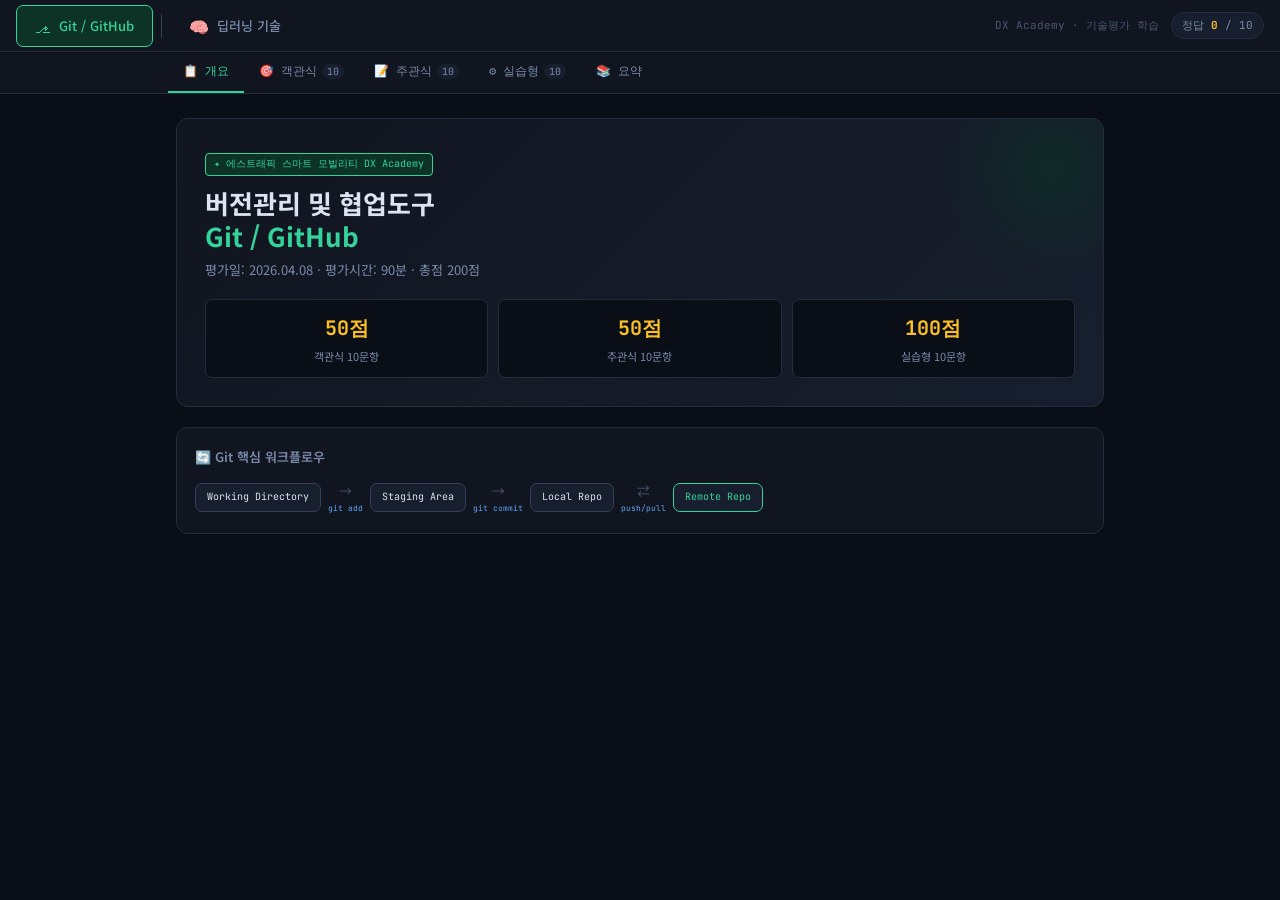
<file: python/index.html>
<!DOCTYPE html>
<html lang="ko">
<head>
<meta charset="UTF-8">
<meta name="viewport" content="width=device-width, initial-scale=1.0">
<title>DX Academy — 기술 평가 학습 가이드</title>
<link rel="preconnect" href="https://fonts.googleapis.com">
<link href="https://fonts.googleapis.com/css2?family=JetBrains+Mono:wght@300;400;600;700&family=Noto+Sans+KR:wght@300;400;500;700&display=swap" rel="stylesheet">
<style>
/* ══════════════════════════════════════
   DESIGN TOKENS
══════════════════════════════════════ */
:root {
  --bg:         #0a0e17;
  --bg2:        #10151f;
  --bg3:        #171e2d;
  --bg4:        #1e2738;
  --border:     #252d3d;
  --border2:    #35405a;
  --text:       #dde4f0;
  --text2:      #7a8aaa;
  --text3:      #4a5570;
  --red:        #f87171;
  --red-dim:    #3b0d0d;
  --yellow:     #fbbf24;
  --radius:     12px;
  --radius-sm:  7px;

  /* Git theme */
  --git-accent:     #34d399;
  --git-accent-dim: #0d3326;
  --git-blue:       #60a5fa;
  --git-blue-dim:   #0c1e3d;

  /* DL theme */
  --dl-accent:      #a78bfa;
  --dl-accent-dim:  #1e1040;
  --dl-cyan:        #22d3ee;
  --dl-cyan-dim:    #062535;

  /* Active subject vars (swapped via JS class) */
  --accent:     #34d399;
  --accent-dim: #0d3326;
  --hi:         #60a5fa;
  --hi-dim:     #0c1e3d;
}
body.dl-mode {
  --accent:     #a78bfa;
  --accent-dim: #1e1040;
  --hi:         #22d3ee;
  --hi-dim:     #062535;
}

*, *::before, *::after { box-sizing: border-box; margin: 0; padding: 0; }
html { scroll-behavior: smooth; }
body {
  font-family: 'Noto Sans KR', sans-serif;
  background: var(--bg);
  color: var(--text);
  line-height: 1.65;
  min-height: 100vh;
}

/* ══════════════════════════════════════
   SUBJECT SWITCHER (top bar)
══════════════════════════════════════ */
.subject-bar {
  background: var(--bg2);
  border-bottom: 1px solid var(--border);
  padding: 0 16px;
  display: flex;
  align-items: center;
  gap: 0;
  height: 52px;
  position: sticky;
  top: 0;
  z-index: 200;
}
.subject-btn {
  display: flex;
  align-items: center;
  gap: 8px;
  padding: 8px 18px;
  border-radius: var(--radius-sm);
  cursor: pointer;
  font-size: 13px;
  font-weight: 500;
  border: 1px solid transparent;
  background: transparent;
  color: var(--text2);
  transition: all .2s;
  white-space: nowrap;
  font-family: 'Noto Sans KR', sans-serif;
}
.subject-btn .icon {
  font-size: 16px;
}
.subject-btn.active.git-btn {
  background: var(--git-accent-dim);
  border-color: var(--git-accent);
  color: var(--git-accent);
}
.subject-btn.active.dl-btn {
  background: var(--dl-accent-dim);
  border-color: var(--dl-accent);
  color: var(--dl-accent);
}
.subject-btn:not(.active):hover { background: var(--bg3); color: var(--text); }
.subject-divider { width: 1px; height: 24px; background: var(--border2); margin: 0 8px; }
.site-title {
  margin-left: auto;
  font-family: 'JetBrains Mono', monospace;
  font-size: 11px;
  color: var(--text3);
  white-space: nowrap;
}
.score-pill {
  margin-left: 12px;
  font-family: 'JetBrains Mono', monospace;
  font-size: 11px;
  background: var(--bg3);
  border: 1px solid var(--border);
  border-radius: 20px;
  padding: 3px 10px;
  color: var(--text2);
  white-space: nowrap;
}
.score-pill span { color: var(--yellow); font-weight: 700; }

/* ══════════════════════════════════════
   SUBJECT PANELS (wrap everything)
══════════════════════════════════════ */
.subject-panel { display: none; }
.subject-panel.active { display: block; }

/* ══════════════════════════════════════
   NAV TABS
══════════════════════════════════════ */
.nav-tabs {
  background: var(--bg2);
  border-bottom: 1px solid var(--border);
  position: sticky;
  top: 52px;
  z-index: 150;
}
.nav-inner {
  max-width: 960px;
  margin: 0 auto;
  display: flex;
  padding: 0 8px;
  overflow-x: auto;
  scrollbar-width: none;
}
.nav-inner::-webkit-scrollbar { display: none; }
.nav-tab {
  font-family: 'JetBrains Mono', monospace;
  font-size: 12px;
  padding: 11px 15px;
  cursor: pointer;
  border: none;
  border-bottom: 2px solid transparent;
  color: var(--text2);
  white-space: nowrap;
  transition: all .18s;
  background: none;
  display: flex; align-items: center; gap: 5px;
}
.nav-tab:hover { color: var(--text); }
.nav-tab.active { color: var(--accent); border-bottom-color: var(--accent); }
.tab-count {
  font-size: 10px;
  background: var(--bg3);
  border-radius: 10px;
  padding: 1px 5px;
}
.nav-tab.active .tab-count { background: var(--accent-dim); color: var(--accent); }

/* ══════════════════════════════════════
   MAIN / SECTIONS
══════════════════════════════════════ */
.main { max-width: 960px; margin: 0 auto; padding: 24px 16px 80px; }
.section { display: none; }
.section.active { display: block; }

/* ══════════════════════════════════════
   HERO
══════════════════════════════════════ */
.hero {
  background: linear-gradient(135deg, var(--bg2), var(--bg3));
  border: 1px solid var(--border);
  border-radius: var(--radius);
  padding: 28px;
  margin-bottom: 20px;
  position: relative;
  overflow: hidden;
}
.hero::after {
  content: '';
  position: absolute;
  top: -60px; right: -60px;
  width: 220px; height: 220px;
  background: radial-gradient(circle, var(--accent-dim) 0%, transparent 70%);
  opacity: .6;
  pointer-events: none;
}
.hero-tag {
  font-family: 'JetBrains Mono', monospace;
  font-size: 10px;
  color: var(--accent);
  background: var(--accent-dim);
  border: 1px solid var(--accent);
  border-radius: 4px;
  padding: 2px 8px;
  display: inline-block;
  margin-bottom: 10px;
}
.hero h1 { font-size: clamp(18px, 3.5vw, 26px); font-weight: 700; line-height: 1.3; margin-bottom: 6px; }
.hero h1 em { color: var(--accent); font-style: normal; }
.hero p { color: var(--text2); font-size: 13px; margin-bottom: 18px; }
.score-grid { display: grid; grid-template-columns: repeat(3, 1fr); gap: 10px; }
.score-card {
  background: var(--bg);
  border: 1px solid var(--border);
  border-radius: var(--radius-sm);
  padding: 12px;
  text-align: center;
}
.score-card .num { font-family: 'JetBrains Mono', monospace; font-size: 20px; font-weight: 700; color: var(--yellow); }
.score-card .lbl { font-size: 11px; color: var(--text2); margin-top: 2px; }

/* ══════════════════════════════════════
   SECTION HEADING
══════════════════════════════════════ */
.sec-head { display: flex; align-items: center; gap: 8px; margin-bottom: 18px; padding-bottom: 10px; border-bottom: 1px solid var(--border); }
.sec-head h2 { font-size: 15px; font-weight: 700; }
.sec-badge { font-family: 'JetBrains Mono', monospace; font-size: 10px; background: var(--hi-dim); color: var(--hi); border-radius: 4px; padding: 2px 7px; }

/* ══════════════════════════════════════
   QUIZ (객관식)
══════════════════════════════════════ */
.qprogress {
  background: var(--bg2);
  border: 1px solid var(--border);
  border-radius: var(--radius);
  padding: 14px 18px;
  margin-bottom: 18px;
  display: flex;
  align-items: center;
  gap: 14px;
}
.pbar-wrap { flex: 1; height: 5px; background: var(--bg3); border-radius: 3px; overflow: hidden; }
.pbar-fill { height: 100%; background: linear-gradient(90deg, var(--hi), var(--accent)); border-radius: 3px; transition: width .4s; width: 0%; }
.pstat { font-family: 'JetBrains Mono', monospace; font-size: 11px; color: var(--text2); white-space: nowrap; }
.pstat span { color: var(--yellow); }
.btn-rst-all {
  font-family: 'JetBrains Mono', monospace; font-size: 10px;
  padding: 5px 10px; border-radius: var(--radius-sm);
  border: 1px solid var(--border2); cursor: pointer;
  background: transparent; color: var(--text3); white-space: nowrap;
  transition: all .15s;
}
.btn-rst-all:hover { border-color: var(--red); color: var(--red); }

.qcard {
  background: var(--bg2);
  border: 1px solid var(--border);
  border-radius: var(--radius);
  margin-bottom: 14px;
  overflow: hidden;
  animation: fadeUp .3s ease both;
}
.qcard.correct-card { border-color: var(--accent); }
.qcard.wrong-card   { border-color: var(--red); }

.qhead { padding: 15px 18px 10px; display: flex; gap: 10px; align-items: flex-start; }
.qnum {
  font-family: 'JetBrains Mono', monospace; font-size: 10px; font-weight: 700;
  color: var(--bg); background: var(--hi); border-radius: 4px;
  padding: 2px 7px; white-space: nowrap; flex-shrink: 0; margin-top: 2px;
}
.qcard.correct-card .qnum { background: var(--accent); }
.qcard.wrong-card   .qnum { background: var(--red); }
.qtext { font-size: 13.5px; font-weight: 500; line-height: 1.55; }

.opts { padding: 0 18px 13px; display: flex; flex-direction: column; gap: 7px; }
.opt {
  display: flex; align-items: flex-start; gap: 9px;
  padding: 9px 13px;
  border: 1px solid var(--border);
  border-radius: var(--radius-sm);
  cursor: pointer; transition: all .14s;
  font-size: 13px; line-height: 1.5;
  background: var(--bg3);
}
.opt:hover:not(.dis) { border-color: var(--hi); background: var(--hi-dim); }
.opt.sel      { border-color: var(--hi); background: var(--hi-dim); }
.opt.ok-ans   { border-color: var(--accent) !important; background: var(--accent-dim) !important; }
.opt.bad-sel  { border-color: var(--red) !important; background: var(--red-dim) !important; }
.opt.dis      { cursor: default; }
.opt-circ {
  width: 20px; height: 20px; border: 1.5px solid var(--border2);
  border-radius: 50%; display: grid; place-items: center;
  font-family: 'JetBrains Mono', monospace; font-size: 9px; font-weight: 700;
  color: var(--text2); flex-shrink: 0; transition: all .14s; margin-top: 1px;
}
.opt.sel    .opt-circ { border-color: var(--hi);    color: var(--hi); }
.opt.ok-ans .opt-circ { border-color: var(--accent); color: var(--accent); background: var(--accent-dim); }
.opt.bad-sel .opt-circ { border-color: var(--red); color: var(--red); background: var(--red-dim); }

.qfooter { padding: 0 18px 14px; display: flex; gap: 8px; align-items: center; }
.btn-check {
  font-family: 'JetBrains Mono', monospace; font-size: 11px; font-weight: 700;
  padding: 7px 16px; border-radius: var(--radius-sm); border: none; cursor: pointer;
  background: var(--hi); color: var(--bg); transition: opacity .15s, transform .1s;
}
.btn-check:hover { opacity: .85; } .btn-check:active { transform: scale(.97); }
.btn-check:disabled { opacity: .35; cursor: default; }
.btn-reset-one {
  font-family: 'JetBrains Mono', monospace; font-size: 11px;
  padding: 7px 12px; border-radius: var(--radius-sm);
  border: 1px solid var(--border2); cursor: pointer;
  background: transparent; color: var(--text2); transition: all .14s;
}
.btn-reset-one:hover { border-color: var(--text2); color: var(--text); }
.rmsg { font-family: 'JetBrains Mono', monospace; font-size: 11px; display: none; }
.rmsg.show { display: block; }
.rmsg.ok  { color: var(--accent); }
.rmsg.bad { color: var(--red); }

.explain {
  margin: 0 18px 14px;
  padding: 11px 13px;
  background: var(--bg);
  border-left: 3px solid var(--hi);
  border-radius: 0 var(--radius-sm) var(--radius-sm) 0;
  font-size: 12.5px; color: var(--text2); display: none; line-height: 1.65;
}
.explain.show { display: block; }
.explain .tlabel {
  font-family: 'JetBrains Mono', monospace; font-size: 9px;
  color: var(--hi); margin-bottom: 5px; display: block;
}
.explain strong { color: var(--text); }
.explain code {
  font-family: 'JetBrains Mono', monospace; font-size: 11.5px;
  background: var(--bg3); padding: 1px 5px; border-radius: 3px; color: var(--yellow);
}

/* ══════════════════════════════════════
   ACCORDION (주관식 / 실습형)
══════════════════════════════════════ */
.acc-card {
  background: var(--bg2);
  border: 1px solid var(--border);
  border-radius: var(--radius);
  margin-bottom: 12px;
  overflow: hidden;
  animation: fadeUp .3s ease both;
}
.acc-header {
  padding: 14px 18px;
  display: flex; justify-content: space-between; align-items: flex-start;
  cursor: pointer; gap: 10px; user-select: none; transition: background .14s;
}
.acc-header:hover { background: var(--bg3); }
.acc-q { display: flex; gap: 9px; align-items: flex-start; flex: 1; }
.acc-num {
  font-family: 'JetBrains Mono', monospace; font-size: 10px; font-weight: 700;
  color: var(--bg); border-radius: 4px; padding: 2px 7px; white-space: nowrap;
  flex-shrink: 0; margin-top: 2px;
}
.num-subj { background: var(--dl-accent); }
body.dl-mode .num-subj { background: var(--dl-accent); }
.num-prac  { background: var(--yellow); color: #000 !important; }
/* For git mode, subjective = green */
.git-panel .num-subj { background: var(--git-accent); }
.git-panel .num-prac  { background: var(--yellow); }
.dl-panel  .num-subj { background: var(--dl-accent); }
.dl-panel  .num-prac  { background: var(--yellow); }

.acc-title { font-size: 13.5px; font-weight: 500; line-height: 1.5; }
.chevron { width: 18px; height: 18px; display: grid; place-items: center; color: var(--text3); flex-shrink: 0; transition: transform .22s; font-size: 11px; }
.acc-card.open .chevron { transform: rotate(180deg); }
.acc-body { display: none; padding: 0 18px 18px; border-top: 1px solid var(--border); }
.acc-card.open .acc-body { display: block; }

/* ══════════════════════════════════════
   ANSWER BOX
══════════════════════════════════════ */
.ans-box {
  margin-top: 13px; padding: 13px 15px;
  background: var(--bg); border: 1px solid var(--border); border-radius: var(--radius-sm);
}
.ans-label {
  font-family: 'JetBrains Mono', monospace; font-size: 9px;
  color: var(--accent); margin-bottom: 7px; display: block;
}
.ans-content { font-size: 13px; line-height: 1.75; }
.ans-content p { margin-bottom: 7px; }
.ans-content p:last-child { margin-bottom: 0; }
.ans-content strong { color: var(--yellow); }
.ans-content em     { color: var(--hi); font-style: normal; }

/* ══════════════════════════════════════
   CODE BLOCK
══════════════════════════════════════ */
.cb {
  background: var(--bg3); border: 1px solid var(--border);
  border-radius: var(--radius-sm); padding: 13px 15px; margin: 9px 0;
  overflow-x: auto; position: relative;
}
.cb pre { font-family: 'JetBrains Mono', monospace; font-size: 12px; line-height: 1.6; color: var(--text); white-space: pre; }
.cb .cm  { color: var(--text3); }
.cb .kw  { color: var(--hi); }
.cb .fn  { color: var(--accent); }
.cb .st  { color: var(--yellow); }
.cb .nm  { color: var(--red); }
.copy-btn {
  position: absolute; top: 7px; right: 7px;
  font-family: 'JetBrains Mono', monospace; font-size: 10px;
  padding: 3px 7px; border-radius: 4px;
  border: 1px solid var(--border2); background: var(--bg2); color: var(--text3);
  cursor: pointer; transition: all .14s;
}
.copy-btn:hover { border-color: var(--accent); color: var(--accent); }

/* ══════════════════════════════════════
   TABLE
══════════════════════════════════════ */
.tbl { width: 100%; border-collapse: collapse; margin: 9px 0; font-size: 12px; }
.tbl th { background: var(--bg3); color: var(--text2); font-weight: 600; text-align: left; padding: 7px 9px; border: 1px solid var(--border); font-family: 'JetBrains Mono', monospace; }
.tbl td { padding: 6px 9px; border: 1px solid var(--border); vertical-align: top; line-height: 1.5; }
.tbl tr:nth-child(even) td { background: rgba(255,255,255,.02); }
.tbl code { font-family: 'JetBrains Mono', monospace; font-size: 11px; background: var(--bg3); padding: 1px 4px; border-radius: 3px; color: var(--yellow); }

/* ══════════════════════════════════════
   PRACTICAL extras
══════════════════════════════════════ */
.prac-tag {
  font-family: 'JetBrains Mono', monospace; font-size: 10px;
  color: var(--yellow); background: rgba(251,191,36,.12);
  border: 1px solid var(--yellow); border-radius: 4px;
  padding: 2px 7px; white-space: nowrap; flex-shrink: 0;
}
.ptitle { font-size: 10px; font-family: 'JetBrains Mono', monospace; color: var(--text3); margin: 12px 0 5px; text-transform: uppercase; letter-spacing: .05em; }
.ptitle:first-child { margin-top: 0; }
.tip-box {
  margin-top: 10px; padding: 9px 13px;
  background: rgba(251,191,36,.07);
  border-left: 3px solid var(--yellow);
  border-radius: 0 var(--radius-sm) var(--radius-sm) 0;
  font-size: 12px; color: var(--text2); line-height: 1.6;
}
/* Official answer block */
.official-ans {
  margin-top: 10px; padding: 11px 13px;
  background: rgba(251,191,36,.06);
  border: 1px solid rgba(251,191,36,.25);
  border-radius: var(--radius-sm);
  font-size: 12.5px; line-height: 1.7; color: var(--text2);
}
.official-ans .off-label {
  font-family: 'JetBrains Mono', monospace; font-size: 9px;
  color: var(--yellow); background: rgba(251,191,36,.15);
  border: 1px solid rgba(251,191,36,.4);
  border-radius: 3px; padding: 1px 6px;
  display: inline-block; margin-bottom: 7px;
}
.official-ans strong { color: var(--yellow); }
.official-ans code {
  font-family: 'JetBrains Mono', monospace; font-size: 11px;
  background: var(--bg3); padding: 1px 5px; border-radius: 3px; color: var(--yellow);
}
/* Model / suggested answer block */
.model-ans {
  margin-top: 10px; padding: 11px 13px;
  background: rgba(52,211,153,.06);
  border: 1px solid rgba(52,211,153,.28);
  border-radius: var(--radius-sm);
  font-size: 12.5px; line-height: 1.8; color: var(--text);
}
.model-ans .mdl-label {
  font-family: 'JetBrains Mono', monospace; font-size: 9px;
  color: #34d399; background: rgba(52,211,153,.15);
  border: 1px solid rgba(52,211,153,.4);
  border-radius: 3px; padding: 1px 6px;
  display: inline-block; margin-bottom: 8px;
}
.model-ans .mdl-text {
  background: rgba(0,0,0,.25);
  border: 1px solid rgba(52,211,153,.2);
  border-radius: var(--radius-sm);
  padding: 10px 13px;
  font-size: 12.5px; line-height: 1.85;
  white-space: pre-wrap; word-break: break-all;
  color: var(--text);
}
.model-ans code {
  font-family: 'JetBrains Mono', monospace; font-size: 11px;
  background: var(--bg3); padding: 1px 5px; border-radius: 3px; color: #34d399;
}

/* ══════════════════════════════════════
   SUMMARY
══════════════════════════════════════ */
.sum-grid { display: grid; grid-template-columns: repeat(auto-fill, minmax(190px, 1fr)); gap: 9px; margin-bottom: 22px; }
.sum-chip {
  background: var(--bg2); border: 1px solid var(--border);
  border-radius: var(--radius-sm); padding: 11px 13px; transition: border-color .14s;
}
.sum-chip:hover { border-color: var(--border2); }
.sum-chip .cn { font-family: 'JetBrains Mono', monospace; font-size: 11.5px; color: var(--accent); margin-bottom: 3px; word-break: break-all; }
.sum-chip .cd { font-size: 11.5px; color: var(--text2); }

/* ══════════════════════════════════════
   FLOW DIAGRAM
══════════════════════════════════════ */
.flow-box { background: var(--bg2); border: 1px solid var(--border); border-radius: var(--radius); padding: 18px; margin-bottom: 18px; overflow-x: auto; }
.flow-box h3 { font-size: 13px; font-weight: 600; margin-bottom: 13px; color: var(--text2); }
.flow-row { display: flex; align-items: center; gap: 7px; flex-wrap: nowrap; margin-bottom: 9px; }
.flow-row:last-child { margin-bottom: 0; }
.fnode { background: var(--bg3); border: 1px solid var(--border2); border-radius: var(--radius-sm); padding: 5px 11px; font-family: 'JetBrains Mono', monospace; font-size: 10px; color: var(--text); white-space: nowrap; }
.fnode.hi { border-color: var(--accent); color: var(--accent); }
.farrow { color: var(--text3); font-size: 13px; display: flex; flex-direction: column; align-items: center; }
.farrow small { font-family: 'JetBrains Mono', monospace; font-size: 8px; color: var(--hi); white-space: nowrap; }

/* ══════════════════════════════════════
   MISC
══════════════════════════════════════ */
.scroll-top {
  position: fixed; bottom: 18px; right: 18px;
  width: 38px; height: 38px; border-radius: 50%;
  background: var(--bg2); border: 1px solid var(--border2);
  cursor: pointer; display: none; place-items: center;
  color: var(--text2); font-size: 15px; transition: all .2s; z-index: 300;
}
.scroll-top.show { display: grid; }
.scroll-top:hover { border-color: var(--accent); color: var(--accent); }

@keyframes fadeUp {
  from { opacity: 0; transform: translateY(7px); }
  to   { opacity: 1; transform: translateY(0); }
}
.qcard:nth-child(1){ animation-delay:.02s } .qcard:nth-child(2){ animation-delay:.04s }
.qcard:nth-child(3){ animation-delay:.06s } .qcard:nth-child(4){ animation-delay:.08s }
.qcard:nth-child(5){ animation-delay:.10s } .acc-card:nth-child(n){ animation-delay:.04s }

@media(max-width:600px){
  .subject-btn { padding: 6px 12px; font-size: 12px; }
  .score-grid { gap: 7px; }
  .score-card .num { font-size: 17px; }
  .sum-grid { grid-template-columns: 1fr 1fr; }
  .hero { padding: 18px 14px; }
}
</style>
</head>
<body>

<!-- ══════════════════════════════════════
     SUBJECT SWITCHER BAR
══════════════════════════════════════ -->
<div class="subject-bar">
  <button class="subject-btn git-btn active" onclick="switchSubject('git')">
    <span class="icon">⎇</span> Git / GitHub
  </button>
  <div class="subject-divider"></div>
  <button class="subject-btn dl-btn" onclick="switchSubject('dl')">
    <span class="icon">🧠</span> 딥러닝 기술
  </button>
  <span class="site-title">DX Academy · 기술평가 학습</span>
  <div class="score-pill" id="scorePill">정답 <span id="scoreNum">0</span> / 10</div>
</div>

<!-- ══════════════════════════════════════
     GIT PANEL
══════════════════════════════════════ -->
<div class="subject-panel git-panel active" id="panel-git">

  <nav class="nav-tabs">
    <div class="nav-inner">
      <button class="nav-tab active" data-subject="git" data-tab="overview">📋 개요</button>
      <button class="nav-tab" data-subject="git" data-tab="quiz">🎯 객관식 <span class="tab-count">10</span></button>
      <button class="nav-tab" data-subject="git" data-tab="subj">📝 주관식 <span class="tab-count">10</span></button>
      <button class="nav-tab" data-subject="git" data-tab="prac">⚙️ 실습형 <span class="tab-count">10</span></button>
      <button class="nav-tab" data-subject="git" data-tab="sum">📚 요약</button>
    </div>
  </nav>

  <main class="main">
    <!-- GIT OVERVIEW -->
    <section class="section active" id="git-overview">
      <div class="hero">
        <span class="hero-tag">✦ 에스트래픽 스마트 모빌리티 DX Academy</span>
        <h1>버전관리 및 협업도구<br><em>Git / GitHub</em></h1>
        <p>평가일: 2026.04.08 · 평가시간: 90분 · 총점 200점</p>
        <div class="score-grid">
          <div class="score-card"><div class="num">50점</div><div class="lbl">객관식 10문항</div></div>
          <div class="score-card"><div class="num">50점</div><div class="lbl">주관식 10문항</div></div>
          <div class="score-card"><div class="num">100점</div><div class="lbl">실습형 10문항</div></div>
        </div>
      </div>
      <div class="flow-box">
        <h3>🔄 Git 핵심 워크플로우</h3>
        <div class="flow-row">
          <div class="fnode">Working Directory</div>
          <div class="farrow">→<small>git add</small></div>
          <div class="fnode">Staging Area</div>
          <div class="farrow">→<small>git commit</small></div>
          <div class="fnode">Local Repo</div>
          <div class="farrow">⇄<small>push/pull</small></div>
          <div class="fnode hi">Remote Repo</div>
        </div>
      </div>
    </section>
    <!-- GIT QUIZ -->
    <section class="section" id="git-quiz">
      <div class="sec-head"><h2>🎯 객관식 문항</h2><span class="sec-badge">각 5점 × 10문항 = 50점</span></div>
      <div class="qprogress">
        <div class="pbar-wrap"><div class="pbar-fill" id="git-pbar"></div></div>
        <div class="pstat"><span id="git-answered">0</span> / 10 완료</div>
        <button class="btn-rst-all" onclick="resetAll('git')">↺ 초기화</button>
      </div>
      <div id="git-quiz-container"></div>
    </section>
    <!-- GIT SUBJ -->
    <section class="section" id="git-subj">
      <div class="sec-head"><h2>📝 주관식 문항</h2><span class="sec-badge">각 5점 × 10문항 = 50점</span></div>
      <div id="git-subj-container"></div>
    </section>
    <!-- GIT PRAC -->
    <section class="section" id="git-prac">
      <div class="sec-head"><h2>⚙️ 실습형 문항</h2><span class="sec-badge">각 10점 × 10문항 = 100점</span></div>
      <p style="font-size:13px;color:var(--text2);margin-bottom:18px;">터미널에서 직접 실행 후 캡처를 첨부하세요. 정답 명령어와 예상 출력을 확인하세요.</p>
      <div id="git-prac-container"></div>
    </section>
    <!-- GIT SUMMARY -->
    <section class="section" id="git-sum">
      <div class="sec-head"><h2>📚 핵심 명령어 요약</h2><span class="sec-badge">빠른 참조</span></div>
      <div id="git-sum-container"></div>
    </section>
  </main>
</div>

<!-- ══════════════════════════════════════
     DEEP LEARNING PANEL
══════════════════════════════════════ -->
<div class="subject-panel dl-panel" id="panel-dl">

  <nav class="nav-tabs">
    <div class="nav-inner">
      <button class="nav-tab active" data-subject="dl" data-tab="overview">📋 개요</button>
      <button class="nav-tab" data-subject="dl" data-tab="quiz">🎯 객관식 <span class="tab-count">10</span></button>
      <button class="nav-tab" data-subject="dl" data-tab="subj">📝 주관식 <span class="tab-count">10</span></button>
      <button class="nav-tab" data-subject="dl" data-tab="prac">⚙️ 실습형 <span class="tab-count">10</span></button>
      <button class="nav-tab" data-subject="dl" data-tab="sum">📚 요약</button>
    </div>
  </nav>

  <main class="main">
    <!-- DL OVERVIEW -->
    <section class="section active" id="dl-overview">
      <div class="hero">
        <span class="hero-tag">✦ 에스트래픽 스마트 모빌리티 DX Academy</span>
        <h1>딥러닝 기술<br><em>Python / TensorFlow / DNN / CNN</em></h1>
        <p>평가일: 2026.04.08 · 평가시간: 90분 · 총점 200점</p>
        <div class="score-grid">
          <div class="score-card"><div class="num">50점</div><div class="lbl">객관식 10문항</div></div>
          <div class="score-card"><div class="num">50점</div><div class="lbl">주관식 10문항</div></div>
          <div class="score-card"><div class="num">100점</div><div class="lbl">실습형 10문항</div></div>
        </div>
      </div>
      <div class="flow-box">
        <h3>🧠 딥러닝 학습 파이프라인</h3>
        <div class="flow-row">
          <div class="fnode">Raw Data</div>
          <div class="farrow">→<small>전처리</small></div>
          <div class="fnode">NumPy/Pandas</div>
          <div class="farrow">→<small>모델 정의</small></div>
          <div class="fnode">Keras Model</div>
          <div class="farrow">→<small>compile</small></div>
          <div class="fnode hi">학습 (fit)</div>
        </div>
        <div class="flow-row">
          <div class="fnode hi">학습 (fit)</div>
          <div class="farrow">→<small>evaluate</small></div>
          <div class="fnode">정확도 확인</div>
          <div class="farrow">→<small>predict</small></div>
          <div class="fnode">추론 결과</div>
        </div>
      </div>
      <div class="flow-box">
        <h3>🏗️ CNN 구조</h3>
        <div class="flow-row">
          <div class="fnode">Input Image</div>
          <div class="farrow">→</div>
          <div class="fnode">Conv2D + ReLU</div>
          <div class="farrow">→</div>
          <div class="fnode">MaxPooling</div>
          <div class="farrow">→</div>
          <div class="fnode">Flatten</div>
          <div class="farrow">→</div>
          <div class="fnode">Dense</div>
          <div class="farrow">→</div>
          <div class="fnode hi">Softmax Output</div>
        </div>
      </div>
    </section>
    <!-- DL QUIZ -->
    <section class="section" id="dl-quiz">
      <div class="sec-head"><h2>🎯 객관식 문항</h2><span class="sec-badge">각 5점 × 10문항 = 50점</span></div>
      <div class="qprogress">
        <div class="pbar-wrap"><div class="pbar-fill" id="dl-pbar"></div></div>
        <div class="pstat"><span id="dl-answered">0</span> / 10 완료</div>
        <button class="btn-rst-all" onclick="resetAll('dl')">↺ 초기화</button>
      </div>
      <div id="dl-quiz-container"></div>
    </section>
    <!-- DL SUBJ -->
    <section class="section" id="dl-subj">
      <div class="sec-head"><h2>📝 주관식 문항</h2><span class="sec-badge">각 5점 × 10문항 = 50점</span></div>
      <div id="dl-subj-container"></div>
    </section>
    <!-- DL PRAC -->
    <section class="section" id="dl-prac">
      <div class="sec-head"><h2>⚙️ 실습형 문항</h2><span class="sec-badge">각 10점 × 10문항 = 100점</span></div>
      <p style="font-size:13px;color:var(--text2);margin-bottom:18px;">Python 환경(Jupyter / Colab)에서 직접 실행 후 결과를 캡처하세요.</p>
      <div id="dl-prac-container"></div>
    </section>
    <!-- DL SUMMARY -->
    <section class="section" id="dl-sum">
      <div class="sec-head"><h2>📚 핵심 개념 요약</h2><span class="sec-badge">빠른 참조</span></div>
      <div id="dl-sum-container"></div>
    </section>
  </main>
</div>

<button class="scroll-top" id="scrollTop" onclick="window.scrollTo({top:0,behavior:'smooth'})">↑</button>

<!-- ══════════════════════════════════════
     JAVASCRIPT DATA & LOGIC
══════════════════════════════════════ -->
<script>
/* ─── GIT DATA ─── */
const GIT_QUIZ = [
  { q:"Git에서 새로운 로컬 저장소를 초기화하는 명령어는?",
    opts:["git clone","git init","git start","git create"], ans:1,
    exp:`<span class="tlabel">▶ 핵심 포인트</span><strong>git init</strong> 실행 시 현재 디렉토리에 <code>.git</code> 폴더가 생성됩니다.<br>• <code>git clone</code> — 원격 저장소 복제 · <code>git start/create</code> — 존재하지 않음
<div class="official-ans"><span class="off-label">📋 출제자 해설</span><br><strong>git init</strong> 명령어는 현재 디렉토리를 Git 저장소로 초기화하며 <code>.git</code> 폴더를 생성합니다. <strong>git clone</strong>은 기존 원격 저장소 복사에 사용합니다.</div>
<div class="model-ans"><span class="mdl-label">✏️ 답안 작성 예시</span><div class="mdl-text">정답: ② git init

git init 명령어는 현재 디렉토리를 Git 저장소로 초기화하는 명령어로,
실행 시 .git 숨김 폴더가 생성된다.
나머지 보기 중 git clone은 기존 원격 저장소를 복제할 때 사용하며,
git start와 git create는 존재하지 않는 명령어이다.</div></div>` },
  { q:"원격 저장소의 내용을 로컬로 가져오되, 자동 병합(merge)을 하지 않는 명령어는?",
    opts:["git pull","git clone","git fetch","git download"], ans:2,
    exp:`<span class="tlabel">▶ 핵심 포인트</span><strong>git fetch</strong> 는 원격 변경사항만 다운로드, merge 없음.<br><code>git pull</code> = <code>git fetch</code> + <code>git merge</code>
<div class="official-ans"><span class="off-label">📋 출제자 해설</span><br><strong>git fetch</strong>는 원격 저장소의 변경사항을 로컬로 가져오지만 현재 작업 브랜치에 자동으로 병합하지 않습니다. <strong>git pull</strong>은 fetch + merge를 동시에 수행합니다.</div>
<div class="model-ans"><span class="mdl-label">✏️ 답안 작성 예시</span><div class="mdl-text">정답: ③ git fetch

git fetch는 원격 저장소의 변경사항을 로컬로 내려받되,
현재 작업 브랜치에 자동 병합(merge)을 수행하지 않는다.
반면 git pull은 fetch + merge를 동시에 수행한다.
오답인 git download는 존재하지 않는 명령어이다.</div></div>` },
  { q:"현재 작업 디렉토리의 변경 사항을 스테이징 영역에 추가하는 명령어로 올바른 것은?",
    opts:["git commit -m 'msg'","git push origin main","git add .","git status"], ans:2,
    exp:`<span class="tlabel">▶ 핵심 포인트</span>워크플로우: <strong>Working Dir → (git add) → Staging → (git commit) → Repo</strong>
<div class="official-ans"><span class="off-label">📋 출제자 해설</span><br><strong>git add</strong>는 작업 디렉토리의 변경사항을 스테이징 영역(Index)에 추가합니다. <code>.</code>은 현재 디렉토리의 모든 변경 파일을 의미합니다.</div>
<div class="model-ans"><span class="mdl-label">✏️ 답안 작성 예시</span><div class="mdl-text">정답: ③ git add .

git add .는 현재 작업 디렉토리의 모든 변경사항을 스테이징 영역(Index)에 추가하는 명령어이다.
①번 git commit은 스테이징된 내용을 저장소에 기록하는 명령어이고,
②번 git push는 원격 저장소로 업로드하는 명령어이며,
④번 git status는 현재 상태를 조회하는 명령어이므로 오답이다.</div></div>` },
  { q:"Git에서 커밋 히스토리를 확인하는 명령어는?",
    opts:["git history","git log","git show","git diff"], ans:1,
    exp:`<span class="tlabel">▶ 핵심 포인트</span><strong>git log</strong> 는 커밋 ID·작성자·날짜·메시지를 보여줍니다.<br>유용한 옵션: <code>--oneline</code> · <code>--graph</code> · <code>--all</code>
<div class="official-ans"><span class="off-label">📋 출제자 해설</span><br><strong>git log</strong>는 커밋 히스토리(해시, 작성자, 날짜, 메시지)를 시간 역순으로 표시합니다. <code>--oneline</code>, <code>--graph</code> 등의 옵션으로 간결하게 볼 수 있습니다.</div>
<div class="model-ans"><span class="mdl-label">✏️ 답안 작성 예시</span><div class="mdl-text">정답: ② git log

git log는 커밋 해시, 작성자, 날짜, 커밋 메시지 등 히스토리를 시간 역순으로 표시하는 명령어이다.
git history는 존재하지 않으며, git show는 특정 커밋의 상세 변경 내용을,
git diff는 파일 간 변경 차이를 보여주므로 오답이다.</div></div>` },
  { q:"원격 저장소를 로컬에 복사할 때 사용하는 명령어는?",
    opts:["git init","git pull","git fetch","git clone"], ans:3,
    exp:`<span class="tlabel">▶ 핵심 포인트</span><strong>git clone [URL]</strong> 실행 시 디렉토리 자동 생성 + <code>origin</code> 원격 등록
<div class="official-ans"><span class="off-label">📋 출제자 해설</span><br><strong>git clone [URL]</strong>은 원격 저장소 전체(히스토리 포함)를 로컬에 복사합니다. 자동으로 <code>origin</code>이라는 원격 이름이 설정됩니다.</div>
<div class="model-ans"><span class="mdl-label">✏️ 답안 작성 예시</span><div class="mdl-text">정답: ④ git clone

git clone [URL]은 원격 저장소의 모든 파일과 히스토리를 로컬에 복사하는 명령어로,
실행 시 자동으로 origin이라는 원격 저장소 이름이 등록된다.
git init은 빈 저장소 초기화, git pull은 이미 연결된 원격에서 갱신할 때 사용하므로 오답이다.</div></div>` },
  { q:"새로운 브랜치를 생성하고 해당 브랜치로 동시에 전환하는 명령어는?",
    opts:["git branch new-branch","git checkout -b new-branch","git switch new-branch","git create new-branch"], ans:1,
    exp:`<span class="tlabel">▶ 핵심 포인트</span><strong>git checkout -b</strong> = 생성 + 전환 동시에.<br>신버전: <code>git switch -c new-branch</code>
<div class="official-ans"><span class="off-label">📋 출제자 해설</span><br><strong>git checkout -b [브랜치명]</strong>은 브랜치 생성과 전환을 한 번에 수행합니다. <code>git branch</code>만 쓰면 생성만, <code>git switch</code>는 전환만 합니다.</div>
<div class="model-ans"><span class="mdl-label">✏️ 답안 작성 예시</span><div class="mdl-text">정답: ② git checkout -b new-branch

git checkout -b [브랜치명]은 새 브랜치를 생성함과 동시에 해당 브랜치로 전환하는 명령어이다.
①번 git branch new-branch는 브랜치 생성만 하고 전환은 하지 않으며,
③번 git switch new-branch는 이미 존재하는 브랜치로 전환만 한다.
(참고: 신버전에서는 git switch -c new-branch로 동일한 동작이 가능하다.)</div></div>` },
  { q:"특정 커밋을 취소하는 새로운 커밋을 생성하는 명령어는?",
    opts:["git reset --hard HEAD~1","git revert HEAD","git checkout HEAD","git clean -f"], ans:1,
    exp:`<span class="tlabel">▶ 핵심 포인트</span><strong>git revert</strong> 는 히스토리를 보존하므로 공유 브랜치에서 안전합니다.
<div class="official-ans"><span class="off-label">📋 출제자 해설</span><br><strong>git revert</strong>는 지정한 커밋을 되돌리는 새 커밋을 생성합니다. 히스토리를 보존하므로 공유 브랜치에서 안전하게 사용 가능합니다. <code>reset</code>은 히스토리를 삭제합니다.</div>
<div class="model-ans"><span class="mdl-label">✏️ 답안 작성 예시</span><div class="mdl-text">정답: ② git revert HEAD

git revert HEAD는 HEAD 커밋을 취소하는 내용의 새 커밋을 생성하는 명령어이다.
기존 커밋 히스토리를 보존하므로 협업 중인 공유 브랜치에서도 안전하게 사용할 수 있다.
①번 git reset --hard HEAD~1은 커밋 자체를 삭제하여 히스토리를 변경하므로
공유 브랜치에서는 사용을 지양해야 한다.</div></div>` },
  { q:"현재 작업 상태(추적되지 않는 파일, 스테이징 여부 등)를 확인하는 명령어는?",
    opts:["git log","git diff","git status","git show"], ans:2,
    exp:`<span class="tlabel">▶ 핵심 포인트</span><strong>git status</strong> 는 현재 브랜치·스테이징 여부·미추적 파일 등을 종합 표시
<div class="official-ans"><span class="off-label">📋 출제자 해설</span><br><strong>git status</strong>는 현재 브랜치, 스테이징 여부, 추적되지 않는 파일 등 작업 트리 상태를 보여줍니다.</div>
<div class="model-ans"><span class="mdl-label">✏️ 답안 작성 예시</span><div class="mdl-text">정답: ③ git status

git status는 현재 브랜치명, 스테이징 여부(Changes to be committed),
수정된 파일(Changes not staged), 추적되지 않는 파일(Untracked files) 등
작업 디렉토리의 전반적인 상태를 한눈에 확인할 수 있는 명령어이다.</div></div>` },
  { q:"로컬 브랜치에서 원격 저장소로 변경 사항을 업로드하는 명령어는?",
    opts:["git pull origin main","git fetch origin","git push origin main","git upload origin main"], ans:2,
    exp:`<span class="tlabel">▶ 핵심 포인트</span><strong>push</strong> = 로컬→원격, <strong>pull</strong> = 원격→로컬. 방향을 기억하세요!
<div class="official-ans"><span class="off-label">📋 출제자 해설</span><br><strong>git push [원격명] [브랜치명]</strong>으로 로컬 커밋을 원격 저장소에 업로드합니다. 처음 push 시 <code>-u</code> 옵션으로 업스트림을 설정할 수 있습니다.</div>
<div class="model-ans"><span class="mdl-label">✏️ 답안 작성 예시</span><div class="mdl-text">정답: ③ git push origin main

git push origin main은 로컬의 main 브랜치에 있는 커밋을 origin 원격 저장소로 업로드하는 명령어이다.
①번 git pull은 원격→로컬 방향으로 반대이며,
②번 git fetch는 다운로드만 하고 병합은 하지 않는다.
④번 git upload는 존재하지 않는 명령어이다.</div></div>` },
  { q:"Git 사용자 이름과 이메일을 전역(global)으로 설정하는 올바른 명령어는?",
    opts:["git config --global user.name '이름'  /  git config --global user.email '이메일'","git setup --name '이름'  /  git setup --email '이메일'","git init --user '이름'  /  git init --email '이메일'","git account --name '이름'  /  git account --email '이메일'"], ans:0,
    exp:`<span class="tlabel">▶ 핵심 포인트</span><strong>git config --global</strong> 은 <code>~/.gitconfig</code> 에 저장. <code>--local</code> 은 현재 저장소만 적용
<div class="official-ans"><span class="off-label">📋 출제자 해설</span><br><code>--global</code> 옵션은 현재 시스템 사용자의 모든 Git 저장소에 적용됩니다. 설정 확인은 <code>git config --list</code> 또는 <code>git config --global --list</code>로 합니다.</div>
<div class="model-ans"><span class="mdl-label">✏️ 답안 작성 예시</span><div class="mdl-text">정답: ① git config --global user.name '이름' / git config --global user.email '이메일'

git config --global 명령어로 사용자 이름과 이메일을 전역 설정할 수 있다.
--global 옵션은 해당 시스템의 모든 Git 저장소에 공통 적용되며,
설정 내용은 홈 디렉토리의 ~/.gitconfig 파일에 저장된다.
나머지 보기의 git setup, git account는 존재하지 않는 명령어이다.</div></div>` },
];

const GIT_SUBJ = [
  { q:"git add와 git commit의 차이점을 서술하시오.",
    a:`<p><strong>git add</strong>: 변경된 파일을 <em>스테이징 영역(Staging Area)</em>에 추가합니다.</p>
<p><strong>git commit</strong>: 스테이징 영역의 파일을 <em>로컬 저장소에 영구 기록</em>합니다.</p>
<div class="cb"><pre>Working Dir  →[git add]→  Staging  →[git commit]→  Local Repo</pre></div>
<div class="official-ans"><span class="off-label">📋 출제자 샘플 정답</span><br>
<strong>git add</strong>: 변경된 파일을 스테이징 영역(Staging Area / Index)에 등록하는 명령어. 커밋 준비 단계.<br>
<strong>git commit</strong>: 스테이징 영역에 있는 변경사항을 로컬 저장소에 영구적으로 기록(스냅샷 생성)하는 명령어.<br>
즉, add → 스테이징, commit → 로컬 저장소 저장의 2단계 흐름으로 진행된다.</div>
<div class="model-ans"><span class="mdl-label">✏️ 답안 작성 예시</span><div class="mdl-text">git add는 작업 디렉토리에서 변경된 파일을 스테이징 영역(Staging Area)에 등록하는 명령어로, 커밋할 파일을 선택하는 준비 단계이다.
git commit은 스테이징 영역에 올라온 변경사항을 로컬 저장소에 스냅샷으로 영구 기록하는 명령어이다.
즉, git add는 "무엇을 저장할지 고르는 단계"이고, git commit은 "선택한 내용을 확정하여 저장하는 단계"이다.
작업 흐름: Working Directory → (git add) → Staging Area → (git commit) → Local Repository</div></div>` },
  { q:"git pull과 git fetch의 차이점을 설명하시오.",
    a:`<table class="tbl"><thead><tr><th>명령어</th><th>동작</th><th>로컬 브랜치 영향</th></tr></thead><tbody>
<tr><td><code>git fetch</code></td><td>원격 다운로드만</td><td>변경 없음</td></tr>
<tr><td><code>git pull</code></td><td>fetch + merge 자동</td><td>자동 병합</td></tr></tbody></table>
<div class="cb"><pre># git pull = fetch + merge
git fetch origin
git merge origin/main</pre></div>
<div class="official-ans"><span class="off-label">📋 출제자 샘플 정답</span><br>
<strong>git fetch</strong>: 원격 저장소의 변경사항을 로컬로 가져오지만, 현재 작업 브랜치에 자동 병합하지 않는다.<br>
<strong>git pull</strong>: git fetch + git merge를 동시에 수행한다. 원격 변경사항을 가져와 현재 브랜치에 즉시 병합한다.<br>
충돌 위험이 있을 때는 fetch로 먼저 확인 후 수동 merge하는 것이 안전하다.</div>
<div class="model-ans"><span class="mdl-label">✏️ 답안 작성 예시</span><div class="mdl-text">git fetch는 원격 저장소의 변경사항을 로컬로 내려받지만, 현재 작업 브랜치에 자동으로 병합(merge)하지 않는다. 원격 추적 브랜치(origin/main)만 업데이트된다.
git pull은 git fetch와 git merge를 연속으로 수행하여, 원격 변경사항을 가져온 뒤 현재 브랜치에 즉시 병합한다.
따라서 git pull = git fetch + git merge 라고 할 수 있다.
충돌 위험이 있는 경우 fetch로 변경 내용을 먼저 확인한 후 수동으로 merge하는 것이 안전하다.</div></div>` },
  { q:"git reset과 git revert의 차이점을 설명하시오.",
    a:`<table class="tbl"><thead><tr><th>명령어</th><th>히스토리</th><th>안전성</th><th>사용 시점</th></tr></thead><tbody>
<tr><td><code>git reset</code></td><td>커밋 삭제</td><td>위험</td><td>로컬 작업</td></tr>
<tr><td><code>git revert</code></td><td>새 커밋 추가</td><td>안전</td><td>공유 브랜치</td></tr></tbody></table>
<div class="official-ans"><span class="off-label">📋 출제자 샘플 정답</span><br>
<strong>git reset</strong>: 커밋 히스토리를 삭제하고 HEAD를 이전 커밋으로 이동. <code>--soft</code>(스테이징 유지), <code>--mixed</code>(작업트리 유지), <code>--hard</code>(모두 삭제) 옵션 존재.<br>
<strong>git revert</strong>: 되돌리려는 커밋의 역방향 변경을 새로운 커밋으로 생성. 히스토리를 보존하므로 협업/공유 브랜치에서 권장됨.</div>
<div class="model-ans"><span class="mdl-label">✏️ 답안 작성 예시</span><div class="mdl-text">git reset은 커밋 히스토리를 삭제하고 HEAD를 이전 상태로 되돌리는 명령어이다. --soft(스테이징 유지), --mixed(작업 디렉토리 유지), --hard(모두 삭제) 세 가지 옵션이 있으며, 히스토리가 변경되므로 공유 브랜치에서는 사용을 지양해야 한다.
git revert는 되돌리려는 커밋의 역방향 변경사항을 담은 새 커밋을 생성한다. 기존 히스토리를 보존하기 때문에 협업 중인 공유 브랜치에서 안전하게 사용할 수 있다.
핵심 차이: reset은 히스토리 삭제(로컬 작업용), revert는 히스토리 보존(공유 브랜치용)</div></div>` },
  { q:"GitHub에서 Fork란 무엇이며, 언제 사용하는지 설명하시오.",
    a:`<p><strong>Fork</strong>: 다른 사람의 GitHub 저장소를 <em>내 계정으로 복사</em>하는 기능.</p>
<p>오픈소스 기여, Pull Request 제안 시 사용합니다.</p>
<div class="official-ans"><span class="off-label">📋 출제자 샘플 정답</span><br>
<strong>Fork</strong>: 다른 사용자의 GitHub 저장소를 자신의 GitHub 계정으로 복사하는 기능.<br>
오픈소스 프로젝트에 기여하거나, 원본 저장소에 쓰기 권한이 없을 때 Fork 후 수정하고 Pull Request를 통해 기여.<br>
<strong>clone과의 차이</strong>: Fork는 GitHub 서버에서 서버로 복사, clone은 GitHub에서 로컬 PC로 복사.</div>
<div class="model-ans"><span class="mdl-label">✏️ 답안 작성 예시</span><div class="mdl-text">Fork란 다른 사람의 GitHub 저장소를 자신의 GitHub 계정으로 복사하는 기능이다.
주로 오픈소스 프로젝트에 기여하거나, 원본 저장소에 직접 쓰기 권한이 없을 때 사용한다. Fork한 저장소에서 수정 작업을 완료한 후 Pull Request를 통해 원본 저장소에 변경사항 반영을 요청할 수 있다.
clone과의 차이: Fork는 GitHub 서버에서 서버로 복사하는 것이고, clone은 GitHub 저장소를 로컬 PC로 복사하는 것이다.</div></div>` },
  { q:"git remote add origin [URL] 명령어의 의미를 설명하시오.",
    a:`<p>로컬 저장소에 원격 저장소를 <em>등록</em>하는 명령어입니다.</p>
<div class="cb"><pre>git remote add origin https://github.com/user/repo.git
git remote -v  # 등록 확인</pre></div>
<div class="official-ans"><span class="off-label">📋 출제자 샘플 정답</span><br>
현재 로컬 저장소에 <code>'origin'</code>이라는 이름으로 원격 저장소 URL을 연결하는 명령어.<br>
<code>origin</code>은 원격 저장소의 별칭(alias)이며, 이후 <code>git push origin main</code> 처럼 사용된다.<br>
연결된 원격 저장소 확인: <code>git remote -v</code></div>
<div class="model-ans"><span class="mdl-label">✏️ 답안 작성 예시</span><div class="mdl-text">git remote add origin [URL]은 현재 로컬 저장소에 원격 저장소 주소를 'origin'이라는 이름으로 등록하는 명령어이다.
· git remote add: 원격 저장소 주소를 추가하는 명령어
· origin: 원격 저장소를 가리키는 별칭(alias)으로, 관례적으로 기본 원격 저장소에 사용
· [URL]: 연결할 원격 저장소의 실제 주소 (예: https://github.com/user/repo.git)
등록 후에는 git push origin main, git pull origin main 형태로 활용하며, git remote -v로 등록된 원격 저장소를 확인할 수 있다.</div></div>` },
  { q:"git checkout과 git switch의 공통점과 차이점을 설명하시오.",
    a:`<p><strong>공통점</strong>: 둘 다 브랜치를 전환합니다.</p>
<table class="tbl"><thead><tr><th>항목</th><th>checkout</th><th>switch (2.23+)</th></tr></thead><tbody>
<tr><td>브랜치 전환</td><td><code>checkout branch</code></td><td><code>switch branch</code></td></tr>
<tr><td>생성+전환</td><td><code>checkout -b</code></td><td><code>switch -c</code></td></tr>
<tr><td>파일 복원</td><td>가능</td><td>불가 (git restore)</td></tr></tbody></table>
<div class="official-ans"><span class="off-label">📋 출제자 샘플 정답</span><br>
<strong>공통점</strong>: 둘 다 브랜치 전환 기능을 수행한다.<br>
<strong>차이점</strong>: <code>git checkout</code>은 브랜치 전환 외에도 파일 복원, 커밋 확인 등 다목적 명령어이며, 기능이 복합적이어서 혼란 발생 가능.<br>
<code>git switch</code>는 Git 2.23+에서 도입된 명령어로, 브랜치 전환에만 특화되어 더 직관적. <code>-c</code> 옵션으로 생성+전환 동시 가능.</div>
<div class="model-ans"><span class="mdl-label">✏️ 답안 작성 예시</span><div class="mdl-text">공통점: git checkout과 git switch는 모두 브랜치를 전환하는 기능을 수행한다.
차이점:
· git checkout은 브랜치 전환 외에 파일 복원(git checkout -- 파일명), 특정 커밋 확인 등 다목적으로 사용되는 구버전 명령어로, 기능이 복합적이어서 혼동이 생길 수 있다.
· git switch는 Git 2.23 이상에서 도입된 명령어로, 브랜치 전환에만 특화되어 더 직관적이다. 브랜치 생성과 전환을 동시에 하려면 -c 옵션을 사용한다.
· 파일 복원은 git restore 명령어가 별도로 담당한다.</div></div>` },
  { q:"git clean -fd 명령어가 하는 역할을 설명하시오.",
    a:`<p>Git이 추적하지 않는 파일/디렉토리를 <em>강제 삭제</em>합니다.</p>
<div class="cb"><pre>git clean -fdn  # dry-run (삭제 목록 미리 확인)
git clean -fd   # 실제 삭제 (복구 불가!)</pre></div>
<div class="official-ans"><span class="off-label">📋 출제자 샘플 정답</span><br>
<code>git clean</code>은 추적되지 않는(untracked) 파일과 디렉토리를 작업 디렉토리에서 삭제한다.<br>
<code>-f</code>: 강제(force) 삭제 옵션 (없으면 실행 불가).<br>
<code>-d</code>: 디렉토리도 함께 삭제.<br>
⚠ 삭제된 파일은 복구 불가능하므로 <code>-n</code>(dry-run) 옵션으로 먼저 확인 권장.</div>
<div class="model-ans"><span class="mdl-label">✏️ 답안 작성 예시</span><div class="mdl-text">git clean -fd는 Git이 추적하지 않는(untracked) 파일과 디렉토리를 작업 디렉토리에서 강제로 삭제하는 명령어이다.
· -f(force): 강제 삭제 옵션으로, 이 옵션 없이는 실행되지 않는다.
· -d(directory): 비어있는 디렉토리도 함께 삭제한다.
주의사항: 삭제된 파일은 Git 히스토리에 없으므로 복구가 불가능하다. 실행 전 git clean -fdn 명령어로 삭제될 목록을 먼저 확인하는 것을 권장한다.</div></div>` },
  { q:"git restore 명령어의 용도와 사용 예시를 작성하시오.",
    a:`<p>파일을 <em>이전 상태로 복원</em>하는 명령어 (Git 2.23+)</p>
<div class="cb"><pre>git restore index.html           # 변경사항 되돌리기
git restore --staged index.html  # unstage</pre></div>
<div class="official-ans"><span class="off-label">📋 출제자 샘플 정답</span><br>
<strong>용도</strong>: 작업 디렉토리 또는 스테이징 영역의 파일을 이전 상태로 복원하는 명령어 (Git 2.23+ 도입).<br>
<strong>예시 1 - 작업 디렉토리 복원</strong>: <code>git restore index.html</code>  (최근 커밋 상태로 되돌림)<br>
<strong>예시 2 - 스테이징 해제</strong>: <code>git restore --staged index.html</code>  (add 취소)</div>
<div class="model-ans"><span class="mdl-label">✏️ 답안 작성 예시</span><div class="mdl-text">git restore는 작업 디렉토리 또는 스테이징 영역의 파일을 이전 상태로 복원하는 명령어로, Git 2.23 버전에서 도입되었다.
용도:
① 작업 디렉토리 복원: git restore 파일명 → 해당 파일의 수정 내용을 버리고 마지막 커밋 상태로 되돌린다.
② 스테이징 해제(unstage): git restore --staged 파일명 → git add로 스테이징한 파일을 취소하여 작업 디렉토리 상태로 되돌린다.
③ 특정 커밋 기준 복원: git restore --source=HEAD~2 파일명 → 2개 이전 커밋 시점의 파일 상태로 복원한다.</div></div>` },
  { q:"git branch -d [브랜치명]과 git branch -D [브랜치명]의 차이를 설명하시오.",
    a:`<table class="tbl"><thead><tr><th>명령어</th><th>설명</th><th>조건</th></tr></thead><tbody>
<tr><td><code>-d</code></td><td>안전 삭제</td><td>merge 완료 시만 삭제</td></tr>
<tr><td><code>-D</code></td><td>강제 삭제</td><td>merge 여부 무관</td></tr></tbody></table>
<div class="official-ans"><span class="off-label">📋 출제자 샘플 정답</span><br>
<strong>git branch -d [브랜치명]</strong>: 안전 삭제. 해당 브랜치가 현재 브랜치에 이미 병합(merge)된 경우에만 삭제 허용.<br>
<strong>git branch -D [브랜치명]</strong>: 강제 삭제. 병합 여부와 관계없이 즉시 삭제. 미병합 작업이 있어도 삭제되므로 주의 필요.</div>
<div class="model-ans"><span class="mdl-label">✏️ 답안 작성 예시</span><div class="mdl-text">git branch -d [브랜치명]은 안전 삭제 옵션으로, 해당 브랜치의 커밋이 현재 브랜치(보통 main)에 이미 병합(merge)된 경우에만 삭제를 허용한다. 미병합 상태이면 오류 메시지를 출력하며 삭제를 거부한다.
git branch -D [브랜치명]은 강제 삭제 옵션으로, 병합 여부와 관계없이 즉시 삭제한다. 아직 merge되지 않은 커밋이 있어도 삭제되므로 해당 작업 내용이 영구 손실될 수 있어 주의가 필요하다.
요약: -d는 병합 완료 후 안전하게, -D는 강제로 삭제</div></div>` },
  { q:"git log --oneline --graph --all 명령어 각 옵션의 의미를 설명하시오.",
    a:`<table class="tbl"><thead><tr><th>옵션</th><th>의미</th></tr></thead><tbody>
<tr><td><code>--oneline</code></td><td>커밋 한 줄 요약 (단축 해시+메시지)</td></tr>
<tr><td><code>--graph</code></td><td>브랜치/병합 ASCII 그래프 표시</td></tr>
<tr><td><code>--all</code></td><td>모든 브랜치 히스토리 표시</td></tr></tbody></table>
<div class="official-ans"><span class="off-label">📋 출제자 샘플 정답</span><br>
<code>--oneline</code>: 각 커밋을 한 줄(짧은 해시 + 메시지)로 간결하게 출력.<br>
<code>--graph</code>: 브랜치 분기와 병합 흐름을 ASCII 아트 그래프로 시각화.<br>
<code>--all</code>: 현재 브랜치뿐 아니라 모든 브랜치(로컬 + 원격 추적 브랜치)의 커밋을 표시.</div>
<div class="model-ans"><span class="mdl-label">✏️ 답안 작성 예시</span><div class="mdl-text">git log --oneline --graph --all의 각 옵션은 다음과 같다.
· --oneline: 각 커밋을 짧은 해시(7자리)와 커밋 메시지만으로 한 줄에 출력하여 히스토리를 간결하게 보여준다.
· --graph: 브랜치의 분기(fork)와 병합(merge) 흐름을 ASCII 아트 형식의 그래프로 시각화하여, 브랜치 구조를 직관적으로 파악할 수 있다.
· --all: 현재 체크아웃된 브랜치뿐 아니라 로컬의 모든 브랜치와 원격 추적 브랜치(remotes/origin/...)의 커밋까지 모두 표시한다.
세 옵션을 조합하면 전체 브랜치의 흐름을 한눈에 파악할 수 있어 협업 시 매우 유용하다.</div></div>` },
];

const GIT_PRAC = [
  { n:"21번", tag:"git config", title:"사용자 이름·이메일 전역 설정 후 확인",
    code:`git config --global user.name '홍길동'\ngit config --global user.email 'hong@test.com'\ngit config --list`,
    out:`user.name=홍길동\nuser.email=hong@test.com\ncore.repositoryformatversion=0\n...`,
    tip:"설정 파일 위치: ~/.gitconfig. --local 옵션은 현재 저장소에만 적용됩니다.\n📋 출제자 기대 결과: user.name, user.email 항목이 목록에 출력됨을 확인",
    model:`✏️ 답안 작성 방법
사용한 명령어 칸:
  git config --global user.name '본인이름'
  git config --global user.email '본인이메일'
  git config --list

확인 포인트 (캡처에 반드시 포함):
  · user.name=홍길동 항목이 출력되는 화면
  · user.email=hong@test.com 항목이 출력되는 화면
  · git config --list 전체 결과 스크린샷` },
  { n:"22번", tag:"git init", title:"새 디렉토리 생성 후 저장소 초기화 및 .git 폴더 확인",
    code:`mkdir myproject && cd myproject\ngit init\nls -al`,
    out:`Initialized empty Git repository in .../myproject/.git/\ndrwxr-xr-x  .git/`,
    tip:".git 폴더 안에 Git 메타데이터 전체(commits, branches, config)가 저장됩니다.\n📋 출제자 기대 결과: 'Initialized empty Git repository' 메시지 및 .git 폴더 생성 확인",
    model:`✏️ 답안 작성 방법
사용한 명령어 칸:
  mkdir myproject && cd myproject
  git init
  ls -al

확인 포인트 (캡처에 반드시 포함):
  · "Initialized empty Git repository in ..." 메시지 출력 화면
  · ls -al 결과에서 .git 디렉토리가 표시된 화면
  (ls -al 대신 Windows는 dir /a 사용 가능)` },
  { n:"23번", tag:"git remote", title:"원격 저장소 추가 후 git remote -v 확인",
    code:`git remote add origin https://github.com/user/repo.git\ngit remote -v`,
    out:`origin  https://github.com/user/repo.git (fetch)\norigin  https://github.com/user/repo.git (push)`,
    tip:"origin은 원격 저장소의 별칭(alias)입니다.\n📋 출제자 기대 결과: origin fetch/push URL이 출력되는 것을 확인",
    model:`✏️ 답안 작성 방법
사용한 명령어 칸:
  git remote add origin https://github.com/본인계정/저장소명.git
  git remote -v

확인 포인트 (캡처에 반드시 포함):
  · git remote -v 결과에서 origin (fetch)와 origin (push) URL이 모두 출력된 화면
  · 등록한 URL이 정확히 표시되는지 확인` },
  { n:"24번", tag:"git branch", title:"새 브랜치 생성 후 git branch -a 전체 목록 확인",
    code:`git branch feature/test\ngit branch -a`,
    out:`  feature/test\n* main\nremotes/origin/main`,
    tip:"* 표시는 현재 체크아웃된 브랜치. -a는 원격 포함 전체 목록.\n📋 출제자 기대 결과: feature/test 브랜치가 목록에 표시되는 것을 확인",
    model:`✏️ 답안 작성 방법
사용한 명령어 칸:
  git branch feature/test
  git branch -a

확인 포인트 (캡처에 반드시 포함):
  · feature/test 브랜치가 목록에 표시된 화면
  · * main 처럼 현재 브랜치가 표시된 화면
  · (원격 연결 시) remotes/origin/... 항목도 함께 표시` },
  { n:"25번", tag:"git add", title:"새 파일 생성 후 스테이징 및 git status 확인",
    code:`echo 'hello' > test.txt\ngit add test.txt\ngit status`,
    out:`On branch main\nChanges to be committed:\n  (use "git restore --staged <file>..." to unstage)\n        new file:   test.txt`,
    tip:"'Changes to be committed'에 파일이 보이면 스테이징 성공입니다.\n📋 출제자 기대 결과: 'Changes to be committed' 항목에 test.txt 표시 확인",
    model:`✏️ 답안 작성 방법
사용한 명령어 칸:
  echo 'hello' > test.txt
  git add test.txt
  git status

확인 포인트 (캡처에 반드시 포함):
  · git status 결과에서 "Changes to be committed:" 섹션에
    "new file: test.txt"가 표시된 화면
  · 초록색 글씨로 스테이징 완료 상태임을 확인` },
  { n:"26번", tag:"git commit", title:"커밋 후 git log 히스토리 확인",
    code:`git commit -m 'first commit'\ngit log --oneline`,
    out:`a1b2c3d (HEAD -> main) first commit`,
    tip:"커밋 메시지는 변경 이유를 명확히 적는 것이 좋습니다.\n📋 출제자 기대 결과: 커밋 해시와 'first commit' 메시지가 log에 표시 확인",
    model:`✏️ 답안 작성 방법
사용한 명령어 칸:
  git commit -m 'first commit'
  git log --oneline

확인 포인트 (캡처에 반드시 포함):
  · git commit 실행 후 "[main (root-commit) xxxxx] first commit" 메시지 출력 화면
  · git log --oneline 결과에서 커밋 해시와 'first commit' 메시지가 표시된 화면` },
  { n:"27번", tag:"git push", title:"로컬 커밋을 원격으로 업로드 후 GitHub 확인",
    code:`git push -u origin main`,
    out:`Branch 'main' set up to track remote branch 'main' from 'origin'.\nTo https://github.com/user/repo.git\n * [new branch]      main -> main`,
    tip:"-u 옵션은 업스트림을 설정하여 이후 git push/pull만으로 사용 가능합니다.\n📋 출제자 기대 결과: GitHub 저장소에서 파일 반영 확인 (캡처)",
    model:`✏️ 답안 작성 방법
사용한 명령어 칸:
  git push -u origin main

확인 포인트 (캡처에 반드시 포함):
  · 터미널에서 "* [new branch] main -> main" 또는 "Writing objects: 100%" 출력 화면
  · GitHub 저장소 웹페이지에서 커밋한 파일이 표시된 브라우저 화면 (스크린샷)
  · 두 가지 화면 모두 첨부하면 만점 가능` },
  { n:"28번", tag:"git pull", title:"원격 저장소 최신 내용 가져오기 및 변화 확인",
    code:`git pull origin main`,
    out:`Already up to date.\n# 새 커밋이 있으면:\nUpdating a1b2c3d..e4f5g6h\nFast-forward\n README.md | 1 +\n 1 file changed`,
    tip:"충돌 발생 시 파일을 직접 편집 후 git add → git commit 으로 해결합니다.\n📋 출제자 기대 결과: 원격 변경사항이 로컬에 반영된 파일 확인 (Already up to date 또는 변경 메시지)",
    model:`✏️ 답안 작성 방법
사용한 명령어 칸:
  git pull origin main

확인 포인트 (캡처에 반드시 포함):
  · "Already up to date." 출력 화면 (이미 최신 상태인 경우)
  · 또는 원격에서 변경사항이 있는 경우 "Updating xxxx..xxxx / Fast-forward" 및 변경된 파일 목록 출력 화면
  · pull 전후 로컬 파일 내용이 변경된 것을 ls 또는 cat으로 확인한 화면` },
  { n:"29번", tag:"git clone", title:"공개 저장소 복제 후 폴더 구조 확인",
    code:`git clone https://github.com/user/repo.git\nls repo/`,
    out:`Cloning into 'repo'...\nremote: Counting objects: done.\nREADME.md\nhello.txt`,
    tip:"clone 시 origin이 자동 등록됩니다.\n📋 출제자 기대 결과: repo 폴더 생성 및 내부 파일 구조 확인 (캡처)",
    model:`✏️ 답안 작성 방법
사용한 명령어 칸:
  git clone https://github.com/본인계정/저장소명.git
  ls repo/   (또는 tree repo/)

확인 포인트 (캡처에 반드시 포함):
  · "Cloning into 'repo'..." 메시지와 완료 출력 화면
  · ls repo/ 또는 tree repo/ 결과로 폴더 내부 파일 구조가 표시된 화면
  · cd repo && git remote -v 로 origin이 자동 등록됐음을 확인한 화면` },
  { n:"30번", tag:"git reset", title:"최근 커밋을 soft로 되돌리고 git log 변화 확인",
    code:`git reset --soft HEAD~1\ngit log --oneline`,
    out:`# 커밋이 사라지고 변경사항은 staged 상태로 남음\nb2c3d4e (HEAD -> main) 이전 커밋\n\n# git status 확인\nChanges to be committed:\n  modified: test.txt`,
    tip:"--soft: staged 유지 / --mixed: unstaged 유지 / --hard: 모두 삭제.\n📋 출제자 기대 결과: 최근 커밋이 log에서 사라지고 변경사항이 스테이징 상태로 남는 것 확인",
    model:`✏️ 답안 작성 방법
사용한 명령어 칸:
  git reset --soft HEAD~1
  git log --oneline

확인 포인트 (캡처에 반드시 포함):
  · reset 전 git log --oneline 화면 (비교용, 있으면 더 좋음)
  · reset 후 git log --oneline 에서 최근 커밋이 사라진 화면
  · git status 결과에서 변경사항이 "Changes to be committed:" 상태로 남아있는 화면
  (--soft이므로 파일 내용은 그대로이고 스테이징만 유지됨을 설명)` },
];

const GIT_SUM = [
  {c:"git init", d:"저장소 초기화"},{c:"git clone [URL]", d:"원격 저장소 복제"},
  {c:"git status", d:"현재 상태 확인"},{c:"git add .", d:"전체 변경사항 스테이징"},
  {c:'git commit -m "msg"', d:"커밋 생성"},{c:"git push origin main", d:"원격 업로드"},
  {c:"git pull origin main", d:"원격 다운로드+병합"},{c:"git fetch", d:"원격 다운로드만"},
  {c:"git checkout -b feat", d:"브랜치 생성+전환"},{c:"git switch -c feat", d:"브랜치 생성+전환 (신)"},
  {c:"git merge feature", d:"브랜치 병합"},{c:"git log --oneline --graph --all", d:"전체 히스토리 시각화"},
  {c:"git revert HEAD", d:"안전한 커밋 취소"},{c:"git reset --soft HEAD~1", d:"커밋만 취소"},
  {c:"git reset --hard HEAD~1", d:"커밋+파일 취소"},{c:"git stash", d:"변경사항 임시 저장"},
  {c:"git remote add origin URL", d:"원격 저장소 등록"},{c:"git remote -v", d:"원격 목록 확인"},
  {c:"git branch -a", d:"전체 브랜치 목록"},{c:"git branch -D branch", d:"브랜치 강제 삭제"},
  {c:"git restore file", d:"파일 복원"},{c:"git restore --staged file", d:"unstage"},
  {c:"git clean -fd", d:"미추적 파일 삭제"},{c:"git config --global", d:"전역 Git 설정"},
];

const GIT_SUM_TABLES = `
<div style="background:var(--bg2);border:1px solid var(--border);border-radius:var(--radius);padding:18px;margin-bottom:14px;">
<h3 style="font-size:13px;margin-bottom:12px;">reset vs revert vs restore</h3>
<table class="tbl"><thead><tr><th>명령어</th><th>히스토리</th><th>안전성</th><th>사용 시점</th></tr></thead><tbody>
<tr><td><code>git reset</code></td><td>커밋 삭제</td><td style="color:var(--red)">⚠ 위험</td><td>로컬 개인 작업</td></tr>
<tr><td><code>git revert</code></td><td>새 커밋 추가</td><td style="color:var(--git-accent)">✓ 안전</td><td>공유/원격 브랜치</td></tr>
<tr><td><code>git restore</code></td><td>영향 없음</td><td style="color:var(--git-accent)">✓ 안전</td><td>파일 복원/unstage</td></tr>
</tbody></table></div>
<div style="background:var(--bg2);border:1px solid var(--border);border-radius:var(--radius);padding:18px;margin-bottom:14px;">
<h3 style="font-size:13px;margin-bottom:12px;">reset 옵션 비교</h3>
<table class="tbl"><thead><tr><th>옵션</th><th>커밋 취소</th><th>스테이징 유지</th><th>파일 유지</th></tr></thead><tbody>
<tr><td><code>--soft</code></td><td style="color:var(--git-accent)">✓</td><td style="color:var(--git-accent)">✓</td><td style="color:var(--git-accent)">✓</td></tr>
<tr><td><code>--mixed</code></td><td style="color:var(--git-accent)">✓</td><td style="color:var(--red)">✗</td><td style="color:var(--git-accent)">✓</td></tr>
<tr><td><code>--hard</code></td><td style="color:var(--git-accent)">✓</td><td style="color:var(--red)">✗</td><td style="color:var(--red)">✗</td></tr>
</tbody></table></div>`;

/* ─── DEEP LEARNING DATA ─── */
const DL_QUIZ = [
  { q:"Python에서 리스트의 슬라이싱 결과로 올바른 것은? (lst = [10, 20, 30, 40, 50])",
    opts:["lst[1:3]  →  [10, 20]","lst[1:3]  →  [20, 30]","lst[1:3]  →  [20, 30, 40]","lst[1:3]  →  [30, 40]"], ans:1,
    exp:`<span class="tlabel">▶ 핵심 포인트</span>슬라이싱 <code>[start:end]</code> 는 <strong>start 포함, end 미포함</strong>입니다.<br>인덱스 1 = 20, 인덱스 2 = 30 → <strong>[20, 30]</strong>
<div class="official-ans"><span class="off-label">📋 출제자 해설</span><br>Python 슬라이싱은 시작 인덱스 포함, 끝 인덱스 미포함. 인덱스 1=20, 2=30.</div>
<div class="model-ans"><span class="mdl-label">✏️ 답안 작성 예시</span><div class="mdl-text">정답: ② lst[1:3] → [20, 30]

Python 슬라이싱 [start:end]는 start 인덱스는 포함하고, end 인덱스는 포함하지 않는다.
lst = [10, 20, 30, 40, 50]에서 인덱스 1은 20, 인덱스 2는 30이므로
lst[1:3]의 결과는 [20, 30]이다.
①번은 인덱스 0~1 범위(lst[0:2])의 결과이며, ③④번은 잘못된 범위이다.</div></div>` },
  { q:"NumPy에서 2차원 배열의 형태(shape)를 확인하는 올바른 방법은?",
    opts:["arr.size()","arr.shape","arr.dim","arr.len()"], ans:1,
    exp:`<span class="tlabel">▶ 핵심 포인트</span><code>arr.shape</code> 는 메서드가 아닌 <strong>속성(attribute)</strong>이라 괄호 없이 사용합니다.<br>• <code>arr.size</code> — 전체 원소 수 · <code>arr.ndim</code> — 차원 수
<div class="official-ans"><span class="off-label">📋 출제자 해설</span><br>NumPy 배열의 shape 속성은 메서드가 아닌 속성(property)이므로 괄호 없이 사용.</div>
<div class="model-ans"><span class="mdl-label">✏️ 답안 작성 예시</span><div class="mdl-text">정답: ② arr.shape

arr.shape는 NumPy 배열의 형태(행, 열 수)를 튜플로 반환하는 속성(attribute)이다.
메서드(함수)가 아니므로 괄호 없이 arr.shape와 같이 사용한다.
①번 arr.size()는 괄호 사용이 잘못되었고(size는 속성), ③번 arr.dim은 존재하지 않으며(arr.ndim이 올바름), ④번 arr.len()도 존재하지 않는다.</div></div>` },
  { q:"Pandas DataFrame에서 특정 열의 결측값(NaN)을 0으로 채우는 메서드는?",
    opts:["df.dropna()","df.fillna(0)","df.replace(NaN, 0)","df.isnull(0)"], ans:1,
    exp:`<span class="tlabel">▶ 핵심 포인트</span><code>df.fillna(0)</code> 은 NaN을 지정 값으로 채웁니다.<br>• <code>dropna()</code> — NaN 행/열 제거 · <code>isnull()</code> — NaN 여부 확인 (True/False)
<div class="official-ans"><span class="off-label">📋 출제자 해설</span><br>fillna()는 결측값을 지정한 값으로 채운다. dropna()는 결측행 삭제.</div>
<div class="model-ans"><span class="mdl-label">✏️ 답안 작성 예시</span><div class="mdl-text">정답: ② df.fillna(0)

df.fillna(0)은 DataFrame의 결측값(NaN)을 지정한 값(여기서는 0)으로 채우는 메서드이다.
①번 dropna()는 NaN이 포함된 행/열을 아예 삭제하는 메서드이고,
③번 replace(NaN, 0)는 문법이 올바르지 않으며(np.nan을 명시해야 함),
④번 isnull(0)은 NaN 여부를 True/False로 반환하는 메서드로 채우는 기능이 없다.</div></div>` },
  { q:"Matplotlib에서 그래프를 화면에 출력하는 명령어는?",
    opts:["plt.draw()","plt.render()","plt.show()","plt.plot()"], ans:2,
    exp:`<span class="tlabel">▶ 핵심 포인트</span><code>plt.show()</code> 로 현재까지 설정된 그래프를 화면에 렌더링합니다.<br>• <code>plt.plot()</code> — 데이터를 선 그래프로 등록 (표시는 하지 않음)
<div class="official-ans"><span class="off-label">📋 출제자 해설</span><br>plt.show()는 현재 figure를 화면에 렌더링. plt.plot()은 선 그래프를 그리는 명령.</div>
<div class="model-ans"><span class="mdl-label">✏️ 답안 작성 예시</span><div class="mdl-text">정답: ③ plt.show()

plt.show()는 Matplotlib에서 현재까지 설정된 그래프(figure)를 화면에 렌더링하여 출력하는 명령어이다.
plt.plot()은 데이터를 꺾은선 그래프로 등록하는 명령어이지만, 단독으로는 화면에 표시되지 않는다.
plt.draw()는 figure를 갱신하는 함수이며, plt.render()는 존재하지 않는 함수이다.</div></div>` },
  { q:"퍼셉트론에서 입력값과 가중치의 곱의 합에 적용되는 함수로, 출력 여부를 결정하는 함수는?",
    opts:["손실 함수(Loss Function)","활성화 함수(Activation Function)","목적 함수(Objective Function)","정규화 함수(Normalization Function)"], ans:1,
    exp:`<span class="tlabel">▶ 핵심 포인트</span><strong>활성화 함수</strong>는 뉴런의 출력을 결정합니다. 대표적으로 Sigmoid, ReLU, Softmax가 있습니다.
<div class="official-ans"><span class="off-label">📋 출제자 해설</span><br>활성화 함수는 입력의 가중합을 특정 출력으로 변환. 계단함수, sigmoid, ReLU 등이 있다.</div>
<div class="model-ans"><span class="mdl-label">✏️ 답안 작성 예시</span><div class="mdl-text">정답: ② 활성화 함수(Activation Function)

활성화 함수는 퍼셉트론에서 입력값과 가중치의 곱의 합(가중합)을 받아 뉴런의 출력 여부와 출력값을 결정하는 함수이다.
대표적인 활성화 함수로는 계단 함수(Step), 시그모이드(Sigmoid), ReLU, Softmax가 있다.
손실 함수는 모델의 예측 오차를 측정하는 함수이고, 정규화 함수는 데이터 스케일 조정 용도이므로 오답이다.</div></div>` },
  { q:"다층 퍼셉트론(MLP)에서 역전파(Backpropagation) 알고리즘의 주요 목적은?",
    opts:["데이터 전처리","가중치 초기화","오차를 출력층에서 입력층 방향으로 전달하여 가중치를 업데이트","배치 정규화 수행"], ans:2,
    exp:`<span class="tlabel">▶ 핵심 포인트</span><strong>역전파</strong>는 출력층의 오차를 체인 룰(Chain Rule)로 입력층까지 역으로 전달하며 <strong>가중치(W)를 업데이트</strong>합니다.
<div class="official-ans"><span class="off-label">📋 출제자 해설</span><br>역전파는 편미분(chain rule)을 이용해 각 레이어의 가중치에 대한 손실 기울기를 계산하고 최적화.</div>
<div class="model-ans"><span class="mdl-label">✏️ 답안 작성 예시</span><div class="mdl-text">정답: ③ 오차를 출력층에서 입력층 방향으로 전달하여 가중치를 업데이트

역전파(Backpropagation) 알고리즘은 신경망의 출력층에서 계산된 손실(오차)을 연쇄 법칙(Chain Rule)을 이용해 입력층 방향으로 역으로 전달하며, 각 층의 가중치에 대한 기울기(gradient)를 계산하여 가중치를 업데이트한다.
데이터 전처리나 가중치 초기화는 학습 전 처리 단계에 해당하며, 배치 정규화는 별도의 기법이므로 오답이다.</div></div>` },
  { q:"CNN(합성곱 신경망)에서 Pooling Layer의 주요 역할은?",
    opts:["가중치를 학습시킨다","특징 맵(Feature Map)의 크기를 줄여 연산량을 감소시킨다","활성화 함수를 적용한다","데이터를 정규화한다"], ans:1,
    exp:`<span class="tlabel">▶ 핵심 포인트</span><strong>Pooling</strong> 은 Feature Map의 공간 해상도를 줄여 파라미터 수와 연산량을 줄이고 위치 불변성을 제공합니다.
<div class="official-ans"><span class="off-label">📋 출제자 해설</span><br>Max Pooling / Average Pooling으로 공간 크기를 줄이고 주요 특징만 유지. 과적합 방지에도 기여.</div>
<div class="model-ans"><span class="mdl-label">✏️ 답안 작성 예시</span><div class="mdl-text">정답: ② 특징 맵(Feature Map)의 크기를 줄여 연산량을 감소시킨다

Pooling Layer는 합성곱 연산으로 생성된 특징 맵(Feature Map)의 공간적 크기(가로×세로)를 줄여 파라미터 수와 연산량을 감소시키는 역할을 한다.
대표적으로 Max Pooling(최댓값 선택)과 Average Pooling(평균값)이 있으며, 과적합 방지와 위치 불변성 확보에도 기여한다.
Pooling 레이어 자체에는 학습 파라미터(가중치)가 없으므로 ①번은 오답이다.</div></div>` },
  { q:"TensorFlow/Keras에서 모델 컴파일 시 분류 문제에 일반적으로 사용되는 손실 함수는?",
    opts:["mean_squared_error","binary_crossentropy 또는 categorical_crossentropy","mean_absolute_error","huber_loss"], ans:1,
    exp:`<span class="tlabel">▶ 핵심 포인트</span>이진 분류: <code>binary_crossentropy</code> · 다중 분류: <code>categorical_crossentropy</code> (원-핫) 또는 <code>sparse_categorical_crossentropy</code> (정수 레이블)
<div class="official-ans"><span class="off-label">📋 출제자 해설</span><br>이진 분류→binary_crossentropy, 다중 분류→categorical_crossentropy (또는 sparse_categorical_crossentropy).</div>
<div class="model-ans"><span class="mdl-label">✏️ 답안 작성 예시</span><div class="mdl-text">정답: ② binary_crossentropy 또는 categorical_crossentropy

분류 문제에서는 크로스 엔트로피(Cross-Entropy) 계열 손실 함수를 사용한다.
· 이진 분류(0 또는 1): binary_crossentropy
· 다중 분류(원-핫 인코딩 레이블): categorical_crossentropy
· 다중 분류(정수 레이블): sparse_categorical_crossentropy
mean_squared_error와 mean_absolute_error, huber_loss는 회귀(regression) 문제에 사용하는 손실 함수이다.</div></div>` },
  { q:"OpenCV에서 컬러 이미지를 그레이스케일로 변환할 때 사용하는 코드는?",
    opts:["cv2.cvtColor(img, cv2.COLOR_BGR2GRAY)","cv2.gray(img)","cv2.convert(img, 'gray')","cv2.imread(img, 0)"], ans:0,
    exp:`<span class="tlabel">▶ 핵심 포인트</span><code>cv2.cvtColor(img, cv2.COLOR_BGR2GRAY)</code> — OpenCV는 기본적으로 BGR 순서입니다 (RGB 아님).
<div class="official-ans"><span class="off-label">📋 출제자 해설</span><br>OpenCV는 기본 BGR 포맷. cvtColor로 색공간 변환. cv2.imread(img, 0)은 직접 grayscale로 읽는 방법이나 선택지에서 img는 문자열이어야 하므로 ①이 정확.</div>
<div class="model-ans"><span class="mdl-label">✏️ 답안 작성 예시</span><div class="mdl-text">정답: ① cv2.cvtColor(img, cv2.COLOR_BGR2GRAY)

OpenCV는 이미지를 BGR(Blue-Green-Red) 순서로 읽으므로, 그레이스케일 변환 시 cv2.COLOR_BGR2GRAY 플래그를 사용해야 한다.
cv2.cvtColor(img, cv2.COLOR_BGR2GRAY)는 이미 읽어들인 이미지 배열을 그레이스케일로 변환하는 올바른 코드이다.
②번 cv2.gray()와 ③번 cv2.convert()는 존재하지 않는 함수이며,
④번 cv2.imread(img, 0)은 파일 경로 문자열을 받아야 하므로 이미 읽힌 배열(img)을 인자로 쓸 수 없다.</div></div>` },
  { q:"YOLO(You Only Look Once) 객체 탐지 알고리즘의 특징으로 올바른 것은?",
    opts:["이미지를 여러 번 스캔하여 정확도를 높인다","이미지 전체를 한 번에 처리하여 실시간 객체 탐지가 가능하다","객체 분류만 수행하며 위치는 탐지하지 않는다","CNN을 사용하지 않는 독립적인 알고리즘이다"], ans:1,
    exp:`<span class="tlabel">▶ 핵심 포인트</span>YOLO는 이미지를 <strong>단 한 번의 신경망 추론</strong>으로 분류와 위치(Bounding Box)를 동시에 예측합니다. 이 덕분에 실시간 처리가 가능합니다.
<div class="official-ans"><span class="off-label">📋 출제자 해설</span><br>YOLO는 이미지를 그리드로 나눠 한 번의 순전파로 클래스+바운딩박스를 동시 예측. R-CNN 계열보다 빠르다.</div>
<div class="model-ans"><span class="mdl-label">✏️ 답안 작성 예시</span><div class="mdl-text">정답: ② 이미지 전체를 한 번에 처리하여 실시간 객체 탐지가 가능하다

YOLO(You Only Look Once)는 이미지를 그리드로 분할한 뒤, 단 한 번의 신경망 순전파(forward pass)로 각 그리드 셀의 객체 클래스와 바운딩 박스 위치를 동시에 예측한다.
이 덕분에 R-CNN 계열의 2단계 방식보다 훨씬 빠르며 실시간 처리가 가능하다.
③번처럼 분류만 하는 것이 아니라 위치(Bounding Box)도 함께 탐지하며, CNN을 기반으로 동작하므로 ④번도 오답이다.</div></div>` },
];

const DL_SUBJ = [
  { q:"리스트 컴프리헨션이란 무엇인지 설명하고, 0~9까지의 짝수만 담는 리스트를 작성하시오.",
    a:`<p><strong>리스트 컴프리헨션</strong>은 for 루프와 조건식을 한 줄로 표현하여 리스트를 생성하는 파이썬 문법입니다.</p>
<div class="cb"><pre># 일반 방식
evens = []
for i in range(10):
    if i % 2 == 0:
        evens.append(i)

# 리스트 컴프리헨션
evens = [i for i in range(10) if i % 2 == 0]
print(evens)  # [0, 2, 4, 6, 8]</pre></div>
<div class="official-ans"><span class="off-label">📋 출제자 샘플 정답</span><br>
리스트 컴프리헨션: 리스트를 한 줄의 간결한 문법으로 생성하는 Python의 표현식.<br>
형식: [표현식 for 변수 in 이터러블 if 조건]<br>
<code>even = [x for x in range(10) if x % 2 == 0]</code><br>
결과: [0, 2, 4, 6, 8]</div>
<div class="model-ans"><span class="mdl-label">✏️ 답안 작성 예시</span><div class="mdl-text">리스트 컴프리헨션(List Comprehension)이란 for 루프와 조건식을 하나의 표현식으로 압축하여 리스트를 생성하는 Python 문법이다.
기본 형식: [표현식 for 변수 in 이터러블 if 조건]

0~9까지의 짝수만 담는 리스트:
even = [x for x in range(10) if x % 2 == 0]
# 결과: [0, 2, 4, 6, 8]

일반 for 루프에 비해 코드가 간결하고 가독성이 높다는 장점이 있다.</div></div>` },
  { q:"NumPy 배열과 Python 기본 리스트의 차이점을 2가지 이상 서술하시오.",
    a:`<table class="tbl"><thead><tr><th>항목</th><th>Python 리스트</th><th>NumPy 배열</th></tr></thead><tbody>
<tr><td>데이터 타입</td><td>혼합 가능</td><td>동일 타입만</td></tr>
<tr><td>연산 속도</td><td>느림 (반복 루프)</td><td>빠름 (벡터화 연산)</td></tr>
<tr><td>수학 연산</td><td>원소별 루프 필요</td><td>브로드캐스팅 지원</td></tr>
<tr><td>메모리</td><td>상대적으로 큰 오버헤드</td><td>연속 메모리, 효율적</td></tr>
</tbody></table>
<div class="official-ans"><span class="off-label">📋 출제자 샘플 정답</span><br>
① <strong>속도</strong>: NumPy는 C로 구현된 연속 메모리 배열로 벡터 연산이 매우 빠름. 리스트는 객체 참조 방식이라 느림.<br>
② <strong>데이터 타입</strong>: NumPy는 단일 dtype(균일 타입), 리스트는 혼합 타입 허용.<br>
③ <strong>연산</strong>: NumPy는 브로드캐스팅, 행렬 연산, 슬라이싱 등 수학적 연산 지원.<br>
④ <strong>메모리</strong>: NumPy가 동일 데이터 대비 메모리 효율적.</div>
<div class="model-ans"><span class="mdl-label">✏️ 답안 작성 예시</span><div class="mdl-text">NumPy 배열과 Python 기본 리스트의 차이점은 다음과 같다.

① 연산 속도: NumPy 배열은 C언어로 구현된 연속 메모리 구조를 사용하여 벡터화(vectorized) 연산이 가능하므로 Python 리스트보다 수치 연산 속도가 훨씬 빠르다.

② 데이터 타입: NumPy 배열은 모든 원소가 동일한 dtype(예: float64, int32)이어야 하지만, Python 리스트는 정수, 문자열, 객체 등 혼합 타입을 허용한다.

③ 수학 연산: NumPy 배열은 브로드캐스팅, 행렬 곱셈, 슬라이싱 등 수학적 연산을 배열 전체에 한 번에 적용할 수 있어 딥러닝·데이터 분석에 적합하다.

④ 메모리 효율: NumPy는 동일한 데이터를 저장할 때 Python 리스트보다 메모리를 효율적으로 사용한다.</div></div>` },
  { q:"Pandas에서 DataFrame을 생성하는 방법을 딕셔너리(dict)를 이용한 예시 코드와 함께 설명하시오.",
    a:`<p><strong>DataFrame</strong>은 2차원 표 형태의 데이터 구조로, 딕셔너리의 key가 컬럼명이 됩니다.</p>
<div class="cb"><pre>import pandas as pd

data = {
    '이름': ['Alice', 'Bob', 'Charlie'],
    '나이': [25, 30, 35],
    '점수': [90.5, 85.0, 92.3]
}
df = pd.DataFrame(data)
print(df)</pre></div>
<div class="official-ans"><span class="off-label">📋 출제자 샘플 정답</span><br>
딕셔너리의 키가 열 이름, 값(리스트)이 각 열의 데이터가 된다.<br>
<code>import pandas as pd</code><br>
<code>data = {'이름': ['홍길동', '이순신'], '나이': [25, 30], '점수': [88, 95]}</code><br>
<code>df = pd.DataFrame(data)</code></div>
<div class="model-ans"><span class="mdl-label">✏️ 답안 작성 예시</span><div class="mdl-text">Pandas DataFrame은 2차원 표(행렬) 형태의 데이터 구조로, 딕셔너리를 이용해 생성할 수 있다.
딕셔너리의 key가 열(column) 이름이 되고, value(리스트)가 각 열의 데이터가 된다.

import pandas as pd
data = {'이름': ['홍길동', '이순신', '강감찬'],
        '나이': [25, 30, 35],
        '점수': [88, 95, 72]}
df = pd.DataFrame(data)
print(df)

출력 결과:
   이름  나이  점수
0  홍길동  25   88
1  이순신  30   95
2  강감찬  35   72</div></div>` },
  { q:"Seaborn과 Matplotlib의 차이점 및 각각의 장점을 설명하시오.",
    a:`<table class="tbl"><thead><tr><th>항목</th><th>Matplotlib</th><th>Seaborn</th></tr></thead><tbody>
<tr><td>특징</td><td>저수준 기본 라이브러리</td><td>Matplotlib 기반 고수준</td></tr>
<tr><td>장점</td><td>자유도 높음, 세밀한 제어</td><td>통계 시각화 간편, 미려한 기본 스타일</td></tr>
<tr><td>코드량</td><td>상대적으로 많음</td><td>적은 코드로 복잡한 그래프</td></tr>
<tr><td>주요 용도</td><td>모든 종류의 커스텀 그래프</td><td>히트맵, 분포도, 상관관계 시각화</td></tr>
</tbody></table>
<div class="official-ans"><span class="off-label">📋 출제자 샘플 정답</span><br>
<strong>Matplotlib</strong>: 저수준(low-level) 시각화 라이브러리. 세부 제어 자유롭지만 코드가 많아짐.<br>
<strong>Seaborn</strong>: Matplotlib 기반의 고수준 라이브러리. 통계 그래프(heatmap, boxplot, pairplot 등)를 적은 코드로 생성 가능.<br>
장점 비교: Matplotlib→유연성/커스터마이징, Seaborn→통계 시각화 편의성/미려한 기본 스타일.</div>
<div class="model-ans"><span class="mdl-label">✏️ 답안 작성 예시</span><div class="mdl-text">Matplotlib은 Python의 기본 데이터 시각화 라이브러리로, 저수준(low-level) API를 제공하여 그래프의 모든 세부 요소를 직접 제어할 수 있다. 유연성과 커스터마이징 자유도가 높지만, 복잡한 그래프를 작성할 때 코드량이 많아진다.

Seaborn은 Matplotlib을 기반으로 만든 고수준(high-level) 시각화 라이브러리로, 통계적 데이터 시각화에 특화되어 있다. heatmap, boxplot, pairplot 등 복잡한 그래프를 간결한 코드로 생성 가능하며, 기본 스타일이 미려하다.

요약: Matplotlib은 자유도·커스터마이징, Seaborn은 통계 시각화·편의성이 장점이다.</div></div>` },
  { q:"퍼셉트론(Perceptron)의 한계점과 이를 극복하기 위해 등장한 모델을 설명하시오.",
    a:`<p><strong>한계</strong>: 단층 퍼셉트론은 XOR 같은 <em>선형 분리 불가능</em> 문제를 해결할 수 없습니다.</p>
<p><strong>극복</strong>: 은닉층(Hidden Layer)을 추가한 <em>다층 퍼셉트론(MLP)</em>이 등장하였고, 역전파(Backpropagation) 알고리즘으로 학습이 가능해졌습니다.</p>
<div class="official-ans"><span class="off-label">📋 출제자 샘플 정답</span><br>
<strong>한계점</strong>: 단층 퍼셉트론은 선형 분류만 가능. XOR 문제와 같이 선형으로 분리되지 않는 데이터 학습 불가.<br>
<strong>극복 모델</strong>: 다층 퍼셉트론(MLP, Multi-Layer Perceptron). 은닉층(hidden layer) 추가 + 비선형 활성화 함수 사용으로 비선형 분류 가능.<br>
이후 역전파(Backpropagation) 알고리즘이 개발되어 MLP의 실용적 학습이 가능해짐.</div>
<div class="model-ans"><span class="mdl-label">✏️ 답안 작성 예시</span><div class="mdl-text">단층 퍼셉트론의 한계점: 단층 퍼셉트론은 선형 결정 경계만 표현할 수 있어, XOR 문제처럼 선형으로 분리되지 않는(non-linearly separable) 데이터를 학습하지 못한다.

극복 모델: 이를 극복하기 위해 다층 퍼셉트론(MLP, Multi-Layer Perceptron)이 등장하였다. MLP는 입력층과 출력층 사이에 하나 이상의 은닉층(Hidden Layer)을 추가하고, 비선형 활성화 함수(ReLU, Sigmoid 등)를 사용하여 비선형 분류 문제를 해결할 수 있다. 이후 역전파(Backpropagation) 알고리즘의 개발로 MLP의 실용적인 학습이 가능해졌다.</div></div>` },
  { q:"딥러닝에서 과적합(Overfitting)이란 무엇이며, 이를 방지하기 위한 방법을 2가지 이상 서술하시오.",
    a:`<p><strong>과적합</strong>: 모델이 훈련 데이터에 지나치게 최적화되어 새로운 데이터에서 성능이 떨어지는 현상입니다.</p>
<p><strong>방지 방법</strong>:<br>
① <em>드롭아웃(Dropout)</em> — 학습 중 일부 뉴런을 무작위로 비활성화<br>
② <em>L1/L2 정규화</em> — 가중치에 패널티를 부여<br>
③ <em>데이터 증강(Augmentation)</em> — 훈련 데이터 인위적으로 늘리기<br>
④ <em>조기 종료(Early Stopping)</em> — 검증 손실이 증가하면 학습 중단</p>
<div class="official-ans"><span class="off-label">📋 출제자 샘플 정답</span><br>
<strong>과적합(Overfitting)</strong>: 모델이 훈련 데이터에 지나치게 적합되어 검증/테스트 데이터에서는 성능이 떨어지는 현상.<br>
방지 방법 ①: 드롭아웃(Dropout) - 학습 시 무작위로 뉴런을 비활성화하여 특정 경로에 의존 방지.<br>
방지 방법 ②: 정규화(Regularization) - L1/L2 규제로 가중치 크기에 패널티 부여.<br>
방지 방법 ③: 데이터 증강(Data Augmentation) - 훈련 데이터를 인위적으로 늘림.<br>
방지 방법 ④: 조기 종료(Early Stopping) - 검증 손실이 증가하기 시작하면 학습 중단.</div>
<div class="model-ans"><span class="mdl-label">✏️ 답안 작성 예시</span><div class="mdl-text">과적합(Overfitting)이란 모델이 훈련 데이터의 노이즈나 세부 패턴까지 과도하게 학습하여, 훈련 데이터에서는 높은 성능을 보이지만 새로운 검증/테스트 데이터에서는 성능이 급격히 떨어지는 현상이다.

방지 방법:
① 드롭아웃(Dropout): 학습 시 각 스텝마다 일부 뉴런을 무작위로 비활성화하여 특정 뉴런에 대한 과도한 의존을 방지한다.
② L2 정규화(Weight Decay): 손실 함수에 가중치의 제곱합 패널티를 추가하여 가중치가 지나치게 커지는 것을 억제한다.
③ 데이터 증강(Data Augmentation): 이미지 회전, 뒤집기, 크기 조정 등으로 훈련 데이터를 인위적으로 늘려 다양성을 높인다.
④ 조기 종료(Early Stopping): 검증 손실이 더 이상 줄어들지 않고 증가하기 시작하면 학습을 조기에 중단한다.</div></div>` },
  { q:"CNN에서 합성곱(Convolution) 연산의 목적과 필터(Filter/Kernel)의 역할을 설명하시오.",
    a:`<p><strong>합성곱 연산의 목적</strong>: 입력 이미지에서 엣지, 텍스처, 형태 등 <em>지역적 특징(Local Feature)</em>을 추출합니다.</p>
<p><strong>필터(Kernel)의 역할</strong>: 입력 데이터를 슬라이딩하며 내적을 계산, 특징 맵(Feature Map)을 생성합니다. 각 필터는 특정 패턴(가로선, 세로선 등)에 반응합니다.</p>
<div class="cb"><pre># 3×3 필터가 입력을 슬라이딩하며 특징 추출
Conv2D(32, kernel_size=(3,3), activation='relu')</pre></div>
<div class="official-ans"><span class="off-label">📋 출제자 샘플 정답</span><br>
<strong>합성곱 연산 목적</strong>: 입력 이미지에서 에지, 텍스처, 패턴 등의 지역적 특징(local feature)을 추출.<br>
<strong>필터(커널)</strong>: 학습 가능한 가중치 행렬. 입력 위를 슬라이딩하며 내적 연산을 수행하여 특징 맵(Feature Map) 생성.<br>
같은 필터가 이미지 전체에 공유(weight sharing)되어 위치 불변성(translation invariance) 확보.</div>
<div class="model-ans"><span class="mdl-label">✏️ 답안 작성 예시</span><div class="mdl-text">합성곱(Convolution) 연산의 목적: 입력 이미지의 각 지역적 영역에서 엣지, 텍스처, 곡선 등 의미 있는 지역적 특징(Local Feature)을 추출하는 것이다.

필터(커널)의 역할: 필터는 학습 가능한 작은 가중치 행렬(예: 3×3)로, 입력 이미지 위를 일정 간격(stride)으로 슬라이딩하며 내적 연산을 수행한다. 이를 통해 특징 맵(Feature Map)을 생성한다. 하나의 필터는 특정 패턴(가로선, 세로선, 모서리 등)에 반응하며, 여러 개의 필터를 사용하면 다양한 특징을 동시에 추출할 수 있다.

핵심 특징: 동일한 필터가 이미지 전체 위치에서 공유(weight sharing)되므로 파라미터 수가 줄어들고, 위치 불변성(translation invariance)을 확보할 수 있다.</div></div>` },
  { q:"TensorFlow/Keras에서 fit() 메서드의 주요 파라미터(epochs, batch_size, validation_data)를 설명하시오.",
    a:`<table class="tbl"><thead><tr><th>파라미터</th><th>의미</th><th>예시</th></tr></thead><tbody>
<tr><td><code>epochs</code></td><td>전체 데이터셋을 몇 번 반복 학습할지</td><td><code>epochs=10</code></td></tr>
<tr><td><code>batch_size</code></td><td>한 번에 처리할 샘플 수</td><td><code>batch_size=32</code></td></tr>
<tr><td><code>validation_data</code></td><td>각 epoch 후 검증에 사용할 데이터</td><td><code>validation_data=(X_val, y_val)</code></td></tr>
</tbody></table>
<div class="cb"><pre>model.fit(X_train, y_train,
         epochs=10,
         batch_size=32,
         validation_data=(X_val, y_val))</pre></div>
<div class="official-ans"><span class="off-label">📋 출제자 샘플 정답</span><br>
<strong>epochs</strong>: 전체 훈련 데이터를 몇 번 반복 학습할지 지정.<br>
<strong>batch_size</strong>: 한 번의 가중치 업데이트에 사용되는 샘플 수. 클수록 안정적이나 메모리 소비 증가.<br>
<strong>validation_data</strong>: 각 epoch 후 성능을 평가할 검증 데이터 (X_val, y_val) 튜플. 과적합 모니터링에 활용.</div>
<div class="model-ans"><span class="mdl-label">✏️ 답안 작성 예시</span><div class="mdl-text">fit() 메서드의 주요 파라미터는 다음과 같다.

· epochs: 전체 훈련 데이터셋을 반복하여 학습하는 횟수이다. epochs=10이면 전체 데이터를 10번 반복 학습한다.

· batch_size: 한 번의 가중치 업데이트(역전파)에 사용하는 샘플의 수이다. batch_size=32이면 32개 샘플씩 나누어 처리한다. 값이 클수록 학습이 안정적이지만 메모리 사용량이 증가한다.

· validation_data: 각 epoch 종료 후 모델 성능을 평가할 검증 데이터를 (X_val, y_val) 튜플 형태로 전달한다. 훈련 손실과 검증 손실을 비교하여 과적합 여부를 모니터링하는 데 활용된다.

model.fit(X_train, y_train, epochs=10, batch_size=32, validation_data=(X_val, y_val))</div></div>` },
  { q:"OpenCV에서 이미지를 읽고(imread), 화면에 표시하고(imshow), 저장하는(imwrite) 코드를 순서대로 작성하시오.",
    a:`<div class="cb"><pre>import cv2

# 1. 이미지 읽기
img = cv2.imread('input.jpg')

# 2. 화면에 표시
cv2.imshow('Original', img)
cv2.waitKey(0)   # 키 입력 대기
cv2.destroyAllWindows()

# 3. 저장
cv2.imwrite('output.jpg', img)</pre></div>
<div class="official-ans"><span class="off-label">📋 출제자 샘플 정답</span><br>
<code>cv2.imread()</code>: 이미지 파일을 NumPy 배열로 읽기.<br>
<code>cv2.imshow()</code>: 윈도우 창에 이미지 표시 (cv2.waitKey(0) 필요).<br>
<code>cv2.imwrite()</code>: 이미지를 파일로 저장.</div>
<div class="model-ans"><span class="mdl-label">✏️ 답안 작성 예시</span><div class="mdl-text">import cv2

# 1. 이미지 읽기 - 파일 경로를 받아 NumPy 배열로 반환
img = cv2.imread('image.jpg')

# 2. 화면에 표시 - 윈도우 이름과 이미지 배열을 전달
cv2.imshow('Original', img)
cv2.waitKey(0)          # 0: 키 입력이 있을 때까지 무한 대기
cv2.destroyAllWindows() # 모든 윈도우 창 닫기

# 3. 저장 - 파일명과 이미지 배열을 전달
cv2.imwrite('output.jpg', img)

주의: cv2.imshow() 사용 시 반드시 cv2.waitKey()를 호출해야 창이 정상적으로 표시된다.
Jupyter/Colab 환경에서는 matplotlib을 사용하여 plt.imshow()로 대체한다.</div></div>` },
  { q:"DNN(심층 신경망)과 CNN(합성곱 신경망)의 구조적 차이점과 CNN이 이미지 처리에 유리한 이유를 설명하시오.",
    a:`<table class="tbl"><thead><tr><th>항목</th><th>DNN</th><th>CNN</th></tr></thead><tbody>
<tr><td>주요 레이어</td><td>Dense(Fully Connected)</td><td>Conv2D + Pooling + Dense</td></tr>
<tr><td>입력 형태</td><td>1D 벡터</td><td>2D/3D 이미지 그대로</td></tr>
<tr><td>파라미터 수</td><td>매우 많음</td><td>가중치 공유로 적음</td></tr>
<tr><td>공간 정보</td><td>위치 정보 손실</td><td>공간 구조 보존</td></tr>
</tbody></table>
<p><strong>CNN이 유리한 이유</strong>: 필터가 이미지 전체를 슬라이딩하며 <em>가중치를 공유</em>하므로 파라미터가 적고, 위치에 무관한 특징 추출이 가능합니다.</p>
<div class="official-ans"><span class="off-label">📋 출제자 샘플 정답</span><br>
<strong>DNN</strong>: 완전 연결층(Fully Connected Layer)만으로 구성. 모든 입력 뉴런과 출력 뉴런이 연결되어 파라미터 수가 매우 많아짐.<br>
<strong>CNN</strong>: 합성곱층(Conv) + 풀링층(Pooling) + 완전 연결층 조합. 지역적 특징 추출 및 공간 구조 보존.<br>
CNN이 이미지에 유리한 이유: ① 가중치 공유로 파라미터 대폭 감소 ② 공간적 위치 관계 유지 ③ 계층적 특징 학습(에지→패턴→객체 순서) ④ 이동 불변성 확보.</div>
<div class="model-ans"><span class="mdl-label">✏️ 답안 작성 예시</span><div class="mdl-text">구조적 차이점:
DNN(심층 신경망)은 완전 연결층(Fully Connected / Dense)만으로 구성되어, 모든 입력 뉴런이 다음 층의 모든 뉴런과 연결된다. 이미지를 입력할 때 2D 구조를 1D 벡터로 펼쳐야 하므로 공간적 위치 정보가 손실되고, 파라미터 수가 매우 많아진다.

CNN(합성곱 신경망)은 합성곱층(Conv2D) + 풀링층(Pooling) + 완전 연결층의 조합으로 구성되어, 이미지의 2D 공간 구조를 그대로 유지하며 지역적 특징을 추출한다.

CNN이 이미지 처리에 유리한 이유:
① 가중치 공유(Weight Sharing): 동일 필터를 이미지 전체에 적용하므로 파라미터 수가 대폭 감소한다.
② 공간 구조 보존: 픽셀 간의 위치 관계를 유지하여 이미지 패턴을 효과적으로 학습한다.
③ 계층적 특징 학습: 얕은 층에서는 에지·텍스처, 깊은 층에서는 물체의 형태·객체를 학습한다.
④ 이동 불변성: 객체의 위치가 달라져도 동일한 특징을 인식할 수 있다.</div></div>` },
];

const DL_PRAC = [
  { n:"21번", tag:"NumPy", title:"shape (3,4) 영행렬과 ones 배열 생성 및 출력",
    code:`import numpy as np\n\n# 영행렬 (zeros)\nzeros = np.zeros((3, 4))\nprint("zeros:\\n", zeros)\n\n# ones 배열\nones = np.ones((3, 4))\nprint("ones:\\n", ones)\n\n# shape 확인\nprint("shape:", zeros.shape)`,
    out:`zeros:\n [[0. 0. 0. 0.]\n  [0. 0. 0. 0.]\n  [0. 0. 0. 0.]]\nones:\n [[1. 1. 1. 1.]\n  [1. 1. 1. 1.]\n  [1. 1. 1. 1.]]\nshape: (3, 4)`,
    official:`<p><strong>중요도:</strong> <code>**</code></p><p><strong>주제:</strong> NumPy 배열 생성</p><p><strong>예시 코드</strong></p><div class="cb"><pre>import numpy as np
a = np.zeros((3,4))
b = np.ones((3,4))
print(a)
print(b)</pre></div><p><strong>기대 출력 / 확인 사항:</strong> zeros: 3×4 모두 0.0 행렬 출력</p>`,
    tip:"np.zeros, np.ones 외에 np.eye(n)으로 단위행렬, np.random.rand()로 난수 배열을 만들 수 있습니다.\n📋 출제자 기대 결과: zeros: 3×4 모두 0.0 행렬 출력",
    model:`사용한 코드 칸:
  import numpy as np
  a = np.zeros((3, 4))
  b = np.ones((3, 4))
  print(a); print(b)

확인 포인트 (캡처에 반드시 포함):
  · np.zeros((3,4)) 결과: 3행 4열의 모든 값이 0.0인 배열 출력 화면
  · np.ones((3,4)) 결과: 3행 4열의 모든 값이 1.0인 배열 출력 화면
  · print(a.shape) 로 (3, 4) 출력 확인` },
  { n:"22번", tag:"Pandas", title:"DataFrame 생성 후 head(), info(), describe() 실행",
    code:`import pandas as pd\n\ndata = {\n    '이름': ['Alice', 'Bob', 'Charlie', 'David', 'Eve'],\n    '나이': [25, 30, 35, 28, 22],\n    '점수': [90.5, 85.0, 92.3, 78.5, 95.0]\n}\ndf = pd.DataFrame(data)\n\nprint(df.head())      # 상위 5행\nprint(df.info())      # 데이터 타입·결측값\nprint(df.describe())  # 기술 통계량`,
    out:`   이름  나이    점수\n0  Alice  25  90.5\n...\n<class 'pandas.core.frame.DataFrame'>\nRangeIndex: 5 entries\n       나이       점수\ncount  5.0    5.000\nmean  28.0   88.26\nstd    4.74   6.43...`,
    official:`<p><strong>중요도:</strong> <code>***</code></p><p><strong>주제:</strong> Pandas DataFrame</p><p><strong>예시 코드</strong></p><div class="cb"><pre>import pandas as pd
df = pd.read_csv(&#x27;data.csv&#x27;)  # 또는 dict로 생성
print(df.head()); df.info(); df.describe()</pre></div><p><strong>기대 출력 / 확인 사항:</strong> head: 상위 5행 / info: 열 타입 / describe: 통계 요약 출력 확인</p>`,
    tip:"info()는 null 수와 dtype 확인, describe()는 평균·표준편차·사분위수를 한번에 보여줍니다.\n📋 출제자 기대 결과: head: 상위 5행 / info: 열 타입 / describe: 통계 요약 출력 확인",
    official:`<strong>주제:</strong> Pandas DataFrame<br><strong>예시 코드:</strong> <code>import pandas as pd</code>, <code>df = pd.read_csv('data.csv')</code> 또는 dict로 생성, <code>print(df.head()); df.info(); df.describe()</code><br><strong>기대 출력 / 확인 사항:</strong> head: 상위 5행 / info: 열 타입 / describe: 통계 요약 출력 확인`,
    model:`사용한 코드 칸:
  import pandas as pd
  df = pd.read_csv('data.csv')  # 또는 dict로 생성
  print(df.head()); df.info(); df.describe()

확인 포인트 (캡처에 반드시 포함):
  · df.head() — 상위 5행 데이터 출력 화면
  · df.info() — 컬럼명, dtype, non-null count 출력 화면
  · df.describe() — count/mean/std/min/max 등 통계 요약 출력 화면
  · 세 가지 결과 모두 하나의 캡처 또는 각각 캡처하여 첨부` },
  { n:"23번", tag:"Matplotlib/Seaborn", title:"sin 함수 꺾은선 그래프 + 히트맵 시각화",
    code:`import numpy as np\nimport matplotlib.pyplot as plt\nimport seaborn as sns\n\n# sin 그래프\nx = np.linspace(0, 2 * np.pi, 100)\ny = np.sin(x)\nplt.figure(figsize=(8, 3))\nplt.plot(x, y, color='steelblue', linewidth=2)\nplt.title('Sin Function')\nplt.xlabel('x'); plt.ylabel('sin(x)')\nplt.grid(True, alpha=0.3)\nplt.tight_layout(); plt.show()\n\n# 히트맵\ndata = np.random.rand(5, 5)\nplt.figure(figsize=(5, 4))\nsns.heatmap(data, annot=True, fmt='.2f', cmap='viridis')\nplt.title('Random Heatmap')\nplt.show()`,
    out:`[sin 함수 꺾은선 그래프 창 출력]\n[5x5 히트맵 창 출력]`,
    official:`<p><strong>중요도:</strong> <code>**</code></p><p><strong>주제:</strong> Matplotlib / Seaborn</p><p><strong>예시 코드</strong></p><div class="cb"><pre>import matplotlib.pyplot as plt
import seaborn as sns; import numpy as np
x=np.linspace(0,2*np.pi,100); plt.plot(x,np.sin(x)); plt.show()
sns.heatmap(np.random.rand(5,5), annot=True); plt.show()</pre></div><p><strong>기대 출력 / 확인 사항:</strong> sin 곡선 그래프 + 5×5 heatmap 출력 캡처</p>`,
    tip:"plt.tight_layout()은 레이블이 잘리지 않도록 여백을 자동 조정합니다.\n📋 출제자 기대 결과: sin 곡선 그래프 + 5×5 heatmap 출력 캡처",
    official:`<strong>주제:</strong> Matplotlib / Seaborn<br><strong>예시 코드:</strong> <code>import matplotlib.pyplot as plt</code>, <code>import seaborn as sns</code>, <code>import numpy as np</code>, <code>x=np.linspace(0,2*np.pi,100)</code>, <code>plt.plot(x,np.sin(x)); plt.show()</code>, <code>sns.heatmap(np.random.rand(5,5), annot=True); plt.show()</code><br><strong>기대 출력 / 확인 사항:</strong> sin 곡선 그래프 + 5×5 heatmap 출력 캡처`,
    model:`사용한 코드 칸:
  import matplotlib.pyplot as plt
  import seaborn as sns; import numpy as np
  x = np.linspace(0, 2*np.pi, 100)
  plt.plot(x, np.sin(x)); plt.show()
  sns.heatmap(np.random.rand(5,5), annot=True); plt.show()

확인 포인트 (캡처에 반드시 포함):
  · Matplotlib sin 함수 꺾은선 그래프 출력 화면
  · Seaborn 히트맵(5×5 또는 8×8) 출력 화면
  · 두 그래프 모두 캡처 첨부 필수` },
  { n:"24번", tag:"OpenCV", title:"이미지 그레이스케일 변환 후 원본과 나란히 출력",
    code:`import cv2\nimport matplotlib.pyplot as plt\n\n# 이미지 읽기\nimg = cv2.imread('sample.jpg')\nimg_rgb = cv2.cvtColor(img, cv2.COLOR_BGR2RGB)\nimg_gray = cv2.cvtColor(img, cv2.COLOR_BGR2GRAY)\n\n# 나란히 출력\nfig, axes = plt.subplots(1, 2, figsize=(10, 4))\naxes[0].imshow(img_rgb)\naxes[0].set_title('Original (RGB)')\naxes[1].imshow(img_gray, cmap='gray')\naxes[1].set_title('Grayscale')\nplt.tight_layout(); plt.show()\n\ncv2.imwrite('gray_output.jpg', img_gray)`,
    out:`[원본 컬러 이미지와 그레이스케일 이미지 나란히 출력]\ngray_output.jpg 저장 완료`,
    official:`<p><strong>중요도:</strong> <code>**</code></p><p><strong>주제:</strong> OpenCV 그레이스케일</p><p><strong>예시 코드</strong></p><div class="cb"><pre>import cv2
img = cv2.imread(&#x27;img.jpg&#x27;)
gray = cv2.cvtColor(img, cv2.COLOR_BGR2GRAY)
cv2.imshow(&#x27;Color&#x27;,img); cv2.imshow(&#x27;Gray&#x27;,gray)
cv2.waitKey(0)
cv2.destroyAllWindows()</pre></div><p><strong>기대 출력 / 확인 사항:</strong> 컬러/그레이 이미지 나란히 출력 캡처</p>`,
    tip:"OpenCV는 BGR 순서로 읽으므로 Matplotlib 출력 전 cv2.COLOR_BGR2RGB 변환이 필요합니다.\n📋 출제자 기대 결과: 컬러/그레이 이미지 나란히 출력 캡처",
    official:`<strong>주제:</strong> OpenCV 그레이스케일<br><strong>예시 코드:</strong> <code>import cv2</code>, <code>img = cv2.imread('img.jpg')</code>, <code>gray = cv2.cvtColor(img, cv2.COLOR_BGR2GRAY)</code>, <code>cv2.imshow('Color',img); cv2.imshow('Gray',gray)</code>, <code>cv2.waitKey(0); cv2.destroyAllWindows()</code><br><strong>기대 출력 / 확인 사항:</strong> 컬러/그레이 이미지 나란히 출력 캡처`,
    model:`사용한 코드 칸:
  import cv2
  img = cv2.imread('img.jpg')
  gray = cv2.cvtColor(img, cv2.COLOR_BGR2GRAY)
  cv2.imshow('Color', img); cv2.imshow('Gray', gray)
  cv2.waitKey(0); cv2.destroyAllWindows()

확인 포인트 (캡처에 반드시 포함):
  · 원본 컬러 이미지와 그레이스케일 이미지가 나란히 표시된 화면
  · (Jupyter/Colab 환경) matplotlib의 plt.subplots로 나란히 출력한 화면
  · cv2.imwrite()로 저장된 파일 확인 (선택)` },
  { n:"25번", tag:"퍼셉트론", title:"NumPy로 AND 게이트 구현 및 4가지 입력 검증",
    code:`import numpy as np\n\ndef AND(x1, x2):\n    w1, w2, b = 0.5, 0.5, -0.7\n    return int(w1*x1 + w2*x2 + b > 0)\n\nfor i, j in [(0,0),(0,1),(1,0),(1,1)]:\n    print(f"AND({i},{j}) = {AND(i,j)}")`,
    out:`AND(0,0) = 0\nAND(0,1) = 0\nAND(1,0) = 0\nAND(1,1) = 1`,
    official:`<p><strong>중요도:</strong> <code>**</code></p><p><strong>주제:</strong> 단층 퍼셉트론 AND</p><p><strong>예시 코드</strong></p><div class="cb"><pre>import numpy as np
def AND(x1,x2):
    w1,w2,b=0.5,0.5,-0.7
    return int(w1*x1+w2*x2+b&gt;0)
for i,j in [(0,0),(0,1),(1,0),(1,1)]: 
	print(AND(i,j))</pre></div><p><strong>기대 출력 / 확인 사항:</strong> 출력: 0,0,0,1 (AND 게이트 진리표와 일치)</p>`,
    tip:"AND 게이트: 두 입력이 모두 1일 때만 1을 출력합니다.\n📋 출제자 기대 결과: 출력: 0,0,0,1 (AND 게이트 진리표와 일치)",
    official:`<strong>주제:</strong> 단층 퍼셉트론 AND<br><strong>예시 코드:</strong> <code>import numpy as np</code>, <code>def AND(x1,x2): w1,w2,b=0.5,0.5,-0.7; return int(w1*x1+w2*x2+b&gt;0)</code>, <code>for i,j in [(0,0),(0,1),(1,0),(1,1)]: print(AND(i,j))</code><br><strong>기대 출력 / 확인 사항:</strong> 출력: 0,0,0,1 (AND 게이트 진리표와 일치)`,
    model:`사용한 코드 칸:
  import numpy as np
  def AND(x1, x2):
      w1, w2, b = 0.5, 0.5, -0.7
      return int(w1*x1 + w2*x2 + b > 0)
  for i,j in [(0,0),(0,1),(1,0),(1,1)]: print(AND(i,j))

확인 포인트 (캡처에 반드시 포함):
  · 4가지 입력에 대한 출력 결과: 0, 0, 0, 1 (AND 진리표와 일치)
  · (1,1) 입력에서만 1이 출력되는 것을 확인
  · 가중치(w1, w2)와 편향(b) 값 설정 코드도 함께 캡처` },
  { n:"26번", tag:"MLP/Keras", title:"Sequential MLP 모델 정의 후 summary() 출력",
    code:`from tensorflow.keras.models import Sequential\nfrom tensorflow.keras.layers import Dense\n\nmodel = Sequential([\n    Dense(64, activation='relu', input_shape=(10,)),\n    Dense(1,  activation='sigmoid')\n])\n\nmodel.summary()`,
    out:`Model: "sequential"\n_________________________________________________________________\nLayer (type)          Output Shape         Param #\n=================================================================\ndense (Dense)         (None, 64)           704\ndense_1 (Dense)       (None, 1)            65\n=================================================================\nTotal params: 769`,
    official:`<p><strong>중요도:</strong> <code>***</code></p><p><strong>주제:</strong> Keras MLP 정의</p><p><strong>예시 코드</strong></p><div class="cb"><pre>from tensorflow.keras.models import Sequential
from tensorflow.keras.layers import Dense
model = Sequential([
  Dense(64, activation=&#x27;relu&#x27;, input_shape=(10,)),
  Dense(1, activation=&#x27;sigmoid&#x27;)])
model.summary()</pre></div><p><strong>기대 출력 / 확인 사항:</strong> 출력 캡처 (레이어 구조, 파라미터 수 확인)</p>`,
    tip:"input_shape는 첫 번째 레이어에만 지정합니다.\n📋 출제자 기대 결과: model.summary() 출력 캡처 (레이어 구조, 파라미터 수 확인)",
    official:`<strong>주제:</strong> Keras MLP 정의<br><strong>예시 코드:</strong> <code>from tensorflow.keras.models import Sequential</code>, <code>from tensorflow.keras.layers import Dense</code>, <code>model = Sequential([Dense(64, activation='relu', input_shape=(10,)), Dense(1, activation='sigmoid')])</code>, <code>model.summary()</code><br><strong>기대 출력 / 확인 사항:</strong> model.summary() 출력 캡처 (레이어 구조, 파라미터 수 확인)`,
    model:`사용한 코드 칸:
  from tensorflow.keras.models import Sequential
  from tensorflow.keras.layers import Dense
  model = Sequential([
    Dense(64, activation='relu', input_shape=(10,)),
    Dense(1, activation='sigmoid')])
  model.summary()

확인 포인트 (캡처에 반드시 포함):
  · model.summary() 전체 출력 화면
  · 레이어 이름(dense, dense_1), Output Shape, Param # 확인
  · Total params 숫자 확인
  · 입력층-은닉층(ReLU)-출력층(Sigmoid) 구조임을 명시` },
  { n:"27번", tag:"DNN 학습", title:"MNIST 데이터로 DNN 컴파일 및 5 epochs 학습",
    code:`from tensorflow.keras.datasets import mnist\nfrom tensorflow.keras.models import Sequential\nfrom tensorflow.keras.layers import Dense\n\n(x_tr, y_tr), (x_te, y_te) = mnist.load_data()\nx_tr = x_tr.reshape(-1, 784) / 255.0\n\nmodel = Sequential([\n    Dense(128, activation='relu', input_shape=(784,)),\n    Dense(64,  activation='relu'),\n    Dense(10,  activation='softmax')\n])\nmodel.compile(optimizer='adam',\n              loss='sparse_categorical_crossentropy',\n              metrics=['accuracy'])\nmodel.fit(x_tr, y_tr, epochs=5, batch_size=32)`,
    out:`Epoch 1/5 - loss: 0.2541 - accuracy: 0.9253\nEpoch 5/5 - loss: 0.0612 - accuracy: 0.9813`,
    official:`<p><strong>중요도:</strong> <code>****</code></p><p><strong>주제:</strong> DNN MNIST 학습</p><p><strong>예시 코드</strong></p><div class="cb"><pre>from tensorflow.keras.datasets import mnist
(x_tr,y_tr),(x_te,y_te)=mnist.load_data()
x_tr=x_tr.reshape(-1,784)/255.0
model.compile(&#x27;adam&#x27;,&#x27;sparse_categorical_crossentropy&#x27;,[&#x27;accuracy&#x27;])
model.fit(x_tr,y_tr,epochs=5,batch_size=32)</pre></div><p><strong>기대 출력 / 확인 사항:</strong> 5 epoch 학습 로그(loss, accuracy) 출력 캡처</p>`,
    tip:"MNIST는 28×28 손글씨 숫자 이미지. reshape(-1, 784)로 1D로 펼치고 /255.0으로 정규화합니다.\n📋 출제자 기대 결과: 5 epoch 학습 로그(loss, accuracy) 출력 캡처",
    official:`<strong>주제:</strong> DNN MNIST 학습<br><strong>예시 코드:</strong> <code>from tensorflow.keras.datasets import mnist</code>, <code>(x_tr,y_tr),(x_te,y_te)=mnist.load_data()</code>, <code>x_tr=x_tr.reshape(-1,784)/255.0</code>, <code>model.compile('adam','sparse_categorical_crossentropy',['accuracy'])</code>, <code>model.fit(x_tr,y_tr,epochs=5,batch_size=32)</code><br><strong>기대 출력 / 확인 사항:</strong> 5 epoch 학습 로그(loss, accuracy) 출력 캡처`,
    model:`사용한 코드 칸:
  (x_tr, y_tr), (x_te, y_te) = mnist.load_data()
  x_tr = x_tr.reshape(-1, 784) / 255.0
  model.compile('adam', 'sparse_categorical_crossentropy', ['accuracy'])
  model.fit(x_tr, y_tr, epochs=5, batch_size=32)

확인 포인트 (캡처에 반드시 포함):
  · Epoch 1/5 ~ Epoch 5/5 전체 학습 로그 출력 화면
  · 각 epoch의 loss와 accuracy 값이 표시된 화면
  · Epoch 5 기준 accuracy가 97% 이상이면 정상` },
  { n:"28번", tag:"CNN 정의", title:"Conv2D→MaxPooling→Flatten→Dense CNN 모델 정의 및 summary()",
    code:`from tensorflow.keras.models import Sequential\nfrom tensorflow.keras.layers import Conv2D, MaxPooling2D, Flatten, Dense\n\nmodel = Sequential([\n    Conv2D(32, (3,3), activation='relu', input_shape=(28,28,1)),\n    MaxPooling2D(2,2),\n    Flatten(),\n    Dense(64, activation='relu'),\n    Dense(10, activation='softmax')\n])\nmodel.summary()`,
    out:`Model: "sequential"\nconv2d (Conv2D)    (None, 26, 26, 32)   320\nmax_pooling2d      (None, 13, 13, 32)   0\nflatten            (None, 5408)          0\ndense (Dense)      (None, 64)            346176\ndense_1 (Dense)    (None, 10)            650\nTotal params: 347,146`,
    official:`<p><strong>중요도:</strong> <code>***</code></p><p><strong>주제:</strong> CNN 모델 정의</p><p><strong>예시 코드</strong></p><div class="cb"><pre>from tensorflow.keras.layers import Conv2D,MaxPooling2D,Flatten
model = Sequential([
  Conv2D(32,(3,3),activation=&#x27;relu&#x27;,input_shape=(28,28,1)),
  MaxPooling2D(2,2), Flatten(),
  Dense(64,activation=&#x27;relu&#x27;), Dense(10,activation=&#x27;softmax&#x27;)])
model.summary()</pre></div><p><strong>기대 출력 / 확인 사항:</strong> Conv2D→MaxPool→Flatten→Dense 구조 summary 캡처</p>`,
    tip:"Flatten()은 2D Feature Map을 1D 벡터로 펼쳐 Dense 층에 연결합니다.\n📋 출제자 기대 결과: Conv2D→MaxPool→Flatten→Dense 구조 summary 캡처",
    official:`<strong>주제:</strong> CNN 모델 정의<br><strong>예시 코드:</strong> <code>from tensorflow.keras.layers import Conv2D,MaxPooling2D,Flatten</code>, <code>model = Sequential([Conv2D(32,(3,3),activation='relu',input_shape=(28,28,1)), MaxPooling2D(2,2), Flatten(), Dense(64,activation='relu'), Dense(10,activation='softmax')])</code>, <code>model.summary()</code><br><strong>기대 출력 / 확인 사항:</strong> Conv2D→MaxPool→Flatten→Dense 구조 summary 캡처`,
    model:`사용한 코드 칸:
  from tensorflow.keras.layers import Conv2D, MaxPooling2D, Flatten, Dense
  model = Sequential([
    Conv2D(32,(3,3),activation='relu',input_shape=(28,28,1)),
    MaxPooling2D(2,2), Flatten(),
    Dense(64,activation='relu'), Dense(10,activation='softmax')])
  model.summary()

확인 포인트 (캡처에 반드시 포함):
  · model.summary() 전체 출력 화면
  · Conv2D → MaxPooling2D → Flatten → Dense → Dense 순서 확인
  · 각 레이어의 Output Shape 변화 확인
  · Total params 숫자 확인` },
  { n:"29번", tag:"CNN 학습", title:"MNIST CNN 학습 및 테스트 정확도 출력",
    code:`import tensorflow as tf\n\n(X_train, y_train), (X_test, y_test) = tf.keras.datasets.mnist.load_data()\nX_train = X_train.reshape(-1,28,28,1).astype('float32') / 255.0\nX_test  = X_test.reshape(-1,28,28,1).astype('float32')  / 255.0\n\nmodel.compile(optimizer='adam',\n              loss='sparse_categorical_crossentropy',\n              metrics=['accuracy'])\nmodel.fit(X_train, y_train, epochs=5, batch_size=64)\n\nloss, acc = model.evaluate(X_test.reshape(-1,28,28,1)/255, y_test)\nprint(f'Test acc: {acc:.4f}')`,
    out:`Epoch 5/5 - accuracy: 0.9921\n\nTest acc: 0.9912`,
    official:`<p><strong>중요도:</strong> <code>**</code></p><p><strong>주제:</strong> CNN 학습 및 평가</p><p><strong>예시 코드</strong></p><div class="cb"><pre>x_tr=x_tr.reshape(-1,28,28,1)/255.0
model.compile(&#x27;adam&#x27;,&#x27;sparse_categorical_crossentropy&#x27;,[&#x27;accuracy&#x27;])
model.fit(x_tr,y_tr,epochs=5)
loss,acc=model.evaluate(x_te.reshape(-1,28,28,1)/255,y_te)
print(f&#x27;Test acc: {acc:.4f}&#x27;)</pre></div><p><strong>기대 출력 / 확인 사항:</strong> Test accuracy 출력 (MNIST 기준 99% 이상 가능) 캡처</p>`,
    tip:"CNN은 DNN보다 파라미터가 적으면서 이미지 분류 성능이 높습니다. MNIST에서 99%+ 달성 가능.\n📋 출제자 기대 결과: Test accuracy 출력 (MNIST 기준 99% 이상 가능) 캡처",
    official:`<strong>주제:</strong> CNN 학습 및 평가<br><strong>예시 코드:</strong> <code>x_tr=x_tr.reshape(-1,28,28,1)/255.0</code>, <code>model.compile('adam','sparse_categorical_crossentropy',['accuracy'])</code>, <code>model.fit(x_tr,y_tr,epochs=5)</code>, <code>loss,acc=model.evaluate(x_te.reshape(-1,28,28,1)/255,y_te)</code>, <code>print(f'Test acc: {acc:.4f}')</code><br><strong>기대 출력 / 확인 사항:</strong> Test accuracy 출력 (MNIST 기준 99% 이상 가능) 캡처`,
    model:`사용한 코드 칸:
  x_tr = x_tr.reshape(-1,28,28,1) / 255.0
  model.compile('adam','sparse_categorical_crossentropy',['accuracy'])
  model.fit(x_tr, y_tr, epochs=5)
  loss, acc = model.evaluate(x_te.reshape(-1,28,28,1)/255, y_te)
  print(f'Test acc: {acc:.4f}')

확인 포인트 (캡처에 반드시 포함):
  · 5 epoch 학습 로그 출력 화면
  · model.evaluate() 후 'Test acc: 0.99xx' 형태의 정확도 출력 화면
  · MNIST 기준 테스트 정확도 99% 이상이면 만점 수준` },
  { n:"30번", tag:"YOLO", title:"YOLOv8로 샘플 이미지 객체 탐지 및 바운딩 박스 출력",
    code:`# 설치: pip install ultralytics\nfrom ultralytics import YOLO\n\n# YOLOv8 nano 모델 로드\nmodel = YOLO('yolov8n.pt')\n\n# 추론\nresults = model('https://ultralytics.com/images/bus.jpg')\nresults[0].show()  # 탐지 결과 시각화\n\n# 탐지 결과 출력\nfor box in results[0].boxes:\n    print(f"클래스: {results[0].names[int(box.cls)]} / 신뢰도: {box.conf.item():.2f}")`,
    out:`[버스 이미지에 바운딩 박스 및 레이블 표시된 결과 출력]\n클래스: bus / 신뢰도: 0.95\n클래스: person / 신뢰도: 0.87\n...`,
    official:`<p><strong>중요도:</strong> <code>****</code></p><p><strong>주제:</strong> YOLO 객체 탐지</p><p><strong>예시 코드</strong></p><div class="cb"><pre># YOLOv8 (ultralytics)
from ultralytics import YOLO
model = YOLO(&#x27;yolov8n.pt&#x27;)
results = model(&#x27;sample.jpg&#x27;)
results[0].show()  # 탐지 결과 시각화</pre></div><p><strong>기대 출력 / 확인 사항:</strong> 바운딩 박스 + 클래스명 표시된 탐지 결과 이미지 캡처</p>`,
    tip:"환경 미지원 시 모델 로드 및 추론 코드 작성만으로 부분 점수 인정. Google Colab 환경 추천합니다.\n📋 출제자 기대 결과: 바운딩 박스 + 클래스명 표시된 탐지 결과 이미지 캡처",
    official:`<strong>주제:</strong> YOLO 객체 탐지<br><strong>예시 코드:</strong> <code>from ultralytics import YOLO</code>, <code>model = YOLO('yolov8n.pt')</code>, <code>results = model('sample.jpg')</code>, <code>results[0].show()</code><br><strong>기대 출력 / 확인 사항:</strong> 바운딩 박스 + 클래스명 표시된 탐지 결과 이미지 캡처`,
    model:`사용한 코드 칸:
  from ultralytics import YOLO
  model = YOLO('yolov8n.pt')
  results = model('sample.jpg')
  results[0].show()  # 탐지 결과 시각화

확인 포인트 (캡처에 반드시 포함):
  · 바운딩 박스와 클래스명(person, bus 등)이 표시된 탐지 결과 이미지
  · 탐지된 객체 수 또는 각 객체의 신뢰도(confidence) 출력 화면
  · 환경 미지원 시: 위 코드를 정확히 작성하고 "환경 미지원으로 실행 불가" 명시 시 부분 점수 인정` },
];

const DL_SUM = [
  {c:"np.zeros((m,n))", d:"영행렬 생성"},
  {c:"np.ones((m,n))", d:"1로 채운 배열"},
  {c:"arr.shape", d:"배열 형태 확인"},
  {c:"df.fillna(0)", d:"결측값 0으로 채우기"},
  {c:"df.dropna()", d:"결측값 행 제거"},
  {c:"df.describe()", d:"기술 통계량"},
  {c:"plt.show()", d:"그래프 화면 출력"},
  {c:"sns.heatmap(data)", d:"히트맵 시각화"},
  {c:"cv2.imread('file')", d:"이미지 읽기"},
  {c:"cv2.cvtColor(img, ...)", d:"색공간 변환"},
  {c:"cv2.imwrite('file', img)", d:"이미지 저장"},
  {c:"model.compile(...)", d:"모델 컴파일"},
  {c:"model.fit(X, y, ...)", d:"모델 학습"},
  {c:"model.evaluate(...)", d:"모델 평가"},
  {c:"model.predict(X)", d:"추론/예측"},
  {c:"Dense(n, activation)", d:"완전 연결층"},
  {c:"Conv2D(n, kernel)", d:"합성곱층"},
  {c:"MaxPooling2D((2,2))", d:"최대 풀링"},
  {c:"Flatten()", d:"2D→1D 변환"},
  {c:"Dropout(rate)", d:"드롭아웃 (과적합 방지)"},
  {c:"activation='relu'", d:"은닉층 활성화"},
  {c:"activation='softmax'", d:"다중 분류 출력"},
  {c:"sparse_categorical_crossentropy", d:"다중 분류 손실"},
  {c:"binary_crossentropy", d:"이진 분류 손실"},
  {c:"model.summary()", d:"모델 구조 요약"},
  {c:"YOLO('yolov8n.pt')", d:"YOLO 모델 로드"},
];

const DL_SUM_TABLES = `
<div style="background:var(--bg2);border:1px solid var(--border);border-radius:var(--radius);padding:18px;margin-bottom:14px;">
<h3 style="font-size:13px;margin-bottom:12px;">활성화 함수 비교</h3>
<table class="tbl"><thead><tr><th>함수</th><th>범위</th><th>주요 사용</th><th>특징</th></tr></thead><tbody>
<tr><td><code>Sigmoid</code></td><td>(0, 1)</td><td>이진 분류 출력</td><td>기울기 소실 문제</td></tr>
<tr><td><code>ReLU</code></td><td>[0, ∞)</td><td>은닉층</td><td>빠른 학습, 가장 일반적</td></tr>
<tr><td><code>Softmax</code></td><td>(0,1) 합=1</td><td>다중 분류 출력</td><td>확률 분포로 변환</td></tr>
<tr><td><code>tanh</code></td><td>(-1, 1)</td><td>RNN 계열</td><td>중심이 0</td></tr>
</tbody></table></div>
<div style="background:var(--bg2);border:1px solid var(--border);border-radius:var(--radius);padding:18px;margin-bottom:14px;">
<h3 style="font-size:13px;margin-bottom:12px;">손실 함수 선택 기준</h3>
<table class="tbl"><thead><tr><th>문제 유형</th><th>손실 함수</th><th>출력 활성화</th></tr></thead><tbody>
<tr><td>이진 분류</td><td><code>binary_crossentropy</code></td><td>sigmoid</td></tr>
<tr><td>다중 분류 (정수 레이블)</td><td><code>sparse_categorical_crossentropy</code></td><td>softmax</td></tr>
<tr><td>다중 분류 (원-핫)</td><td><code>categorical_crossentropy</code></td><td>softmax</td></tr>
<tr><td>회귀</td><td><code>mean_squared_error</code></td><td>linear (없음)</td></tr>
</tbody></table></div>
<div style="background:var(--bg2);border:1px solid var(--border);border-radius:var(--radius);padding:18px;margin-bottom:14px;">
<h3 style="font-size:13px;margin-bottom:12px;">DNN vs CNN 비교</h3>
<table class="tbl"><thead><tr><th>항목</th><th>DNN</th><th>CNN</th></tr></thead><tbody>
<tr><td>주요 레이어</td><td>Dense</td><td>Conv2D + Pooling + Dense</td></tr>
<tr><td>입력 형태</td><td>1D 벡터</td><td>2D/3D 이미지</td></tr>
<tr><td>파라미터</td><td>많음</td><td>가중치 공유로 적음</td></tr>
<tr><td>이미지 처리</td><td>공간 정보 손실</td><td>공간 구조 보존</td></tr>
</tbody></table></div>`;

/* ─── STATE ─── */
let currentSubject = 'git';
const quizState = {
  git: Array(10).fill(null).map(()=>({sel:null, checked:false})),
  dl:  Array(10).fill(null).map(()=>({sel:null, checked:false})),
};

/* ─── SUBJECT SWITCH ─── */
function switchSubject(subj) {
  currentSubject = subj;
  document.querySelectorAll('.subject-panel').forEach(p=>p.classList.remove('active'));
  document.querySelectorAll('.subject-btn').forEach(b=>b.classList.remove('active'));
  document.getElementById('panel-'+subj).classList.add('active');
  document.querySelector('.'+subj+'-btn').classList.add('active');
  document.body.className = subj==='dl' ? 'dl-mode' : '';
  updateScorePill(subj);
  window.scrollTo({top:0,behavior:'smooth'});
}

function updateScorePill(subj) {
  const s = quizState[subj];
  const data = subj==='git' ? GIT_QUIZ : DL_QUIZ;
  const correct = s.filter((x,i)=>x.checked && x.sel===data[i].ans).length;
  document.getElementById('scoreNum').textContent = correct;
}

/* ─── TAB SWITCHING ─── */
document.querySelectorAll('.nav-tab').forEach(btn=>{
  btn.addEventListener('click', ()=>{
    const subj = btn.dataset.subject;
    const tab  = btn.dataset.tab;
    document.querySelectorAll(`[data-subject="${subj}"].nav-tab`).forEach(b=>b.classList.remove('active'));
    document.querySelectorAll(`#panel-${subj} .section`).forEach(s=>s.classList.remove('active'));
    btn.classList.add('active');
    document.getElementById(`${subj}-${tab}`).classList.add('active');
    window.scrollTo({top:0,behavior:'smooth'});
  });
});

/* ─── RENDER QUIZ ─── */
function renderQuiz(subj, data) {
  const container = document.getElementById(`${subj}-quiz-container`);
  container.innerHTML = data.map((q,i)=>`
    <div class="qcard" id="${subj}-qc-${i}">
      <div class="qhead">
        <span class="qnum" id="${subj}-qnum-${i}">${i+1}번</span>
        <span class="qtext">${q.q}</span>
      </div>
      <div class="opts" id="${subj}-opts-${i}">
        ${q.opts.map((o,j)=>`
          <div class="opt" id="${subj}-opt-${i}-${j}" onclick="selectOpt('${subj}',${i},${j})">
            <div class="opt-circ">${['①','②','③','④'][j]}</div>
            <span>${o}</span>
          </div>`).join('')}
      </div>
      <div class="explain" id="${subj}-exp-${i}">${q.exp}</div>
      <div class="qfooter">
        <button class="btn-check" id="${subj}-btn-${i}" onclick="checkAns('${subj}',${i})" disabled>채점하기</button>
        <button class="btn-reset-one" onclick="resetOne('${subj}',${i})">↺</button>
        <span class="rmsg" id="${subj}-rmsg-${i}"></span>
      </div>
    </div>`).join('');
}

function selectOpt(subj, qi, oi) {
  if (quizState[subj][qi].checked) return;
  quizState[subj][qi].sel = oi;
  const data = subj==='git' ? GIT_QUIZ : DL_QUIZ;
  for (let j=0; j<data[qi].opts.length; j++) {
    document.getElementById(`${subj}-opt-${qi}-${j}`).classList.toggle('sel', j===oi);
  }
  document.getElementById(`${subj}-btn-${qi}`).disabled = false;
}

function checkAns(subj, qi) {
  const st = quizState[subj][qi];
  if (st.checked || st.sel===null) return;
  st.checked = true;
  const data = subj==='git' ? GIT_QUIZ : DL_QUIZ;
  const correct = data[qi].ans;
  const isOk = st.sel === correct;
  const card = document.getElementById(`${subj}-qc-${qi}`);
  card.classList.add(isOk ? 'correct-card' : 'wrong-card');
  for (let j=0; j<data[qi].opts.length; j++) {
    const el = document.getElementById(`${subj}-opt-${qi}-${j}`);
    el.classList.add('dis');
    if (j===correct) el.classList.add('ok-ans');
    if (j===st.sel && !isOk) el.classList.add('bad-sel');
  }
  const rmsg = document.getElementById(`${subj}-rmsg-${qi}`);
  rmsg.textContent = isOk ? '✓ 정답!' : `✗ 오답 — 정답: ${['①','②','③','④'][correct]}`;
  rmsg.className = 'rmsg show ' + (isOk ? 'ok' : 'bad');
  document.getElementById(`${subj}-exp-${qi}`).classList.add('show');
  document.getElementById(`${subj}-btn-${qi}`).disabled = true;
  updateProgress(subj);
  updateScorePill(subj);
}

function resetOne(subj, qi) {
  quizState[subj][qi] = {sel:null, checked:false};
  const data = subj==='git' ? GIT_QUIZ : DL_QUIZ;
  document.getElementById(`${subj}-qc-${qi}`).classList.remove('correct-card','wrong-card');
  for (let j=0; j<data[qi].opts.length; j++) {
    document.getElementById(`${subj}-opt-${qi}-${j}`).className='opt';
  }
  document.getElementById(`${subj}-exp-${qi}`).classList.remove('show');
  document.getElementById(`${subj}-rmsg-${qi}`).className='rmsg';
  document.getElementById(`${subj}-btn-${qi}`).disabled=true;
  updateProgress(subj); updateScorePill(subj);
}

function resetAll(subj) {
  const data = subj==='git' ? GIT_QUIZ : DL_QUIZ;
  for (let i=0; i<data.length; i++) resetOne(subj, i);
}

function updateProgress(subj) {
  const answered = quizState[subj].filter(s=>s.checked).length;
  document.getElementById(`${subj}-pbar`).style.width = (answered/10*100)+'%';
  document.getElementById(`${subj}-answered`).textContent = answered;
}

/* ─── RENDER SUBJECTIVE ─── */
function renderSubj(subj, data) {
  const container = document.getElementById(`${subj}-subj-container`);
  container.innerHTML = data.map((item,i)=>`
    <div class="acc-card" id="${subj}-sc-${i}">
      <div class="acc-header" onclick="toggleAcc('${subj}-sc-${i}')">
        <div class="acc-q">
          <span class="acc-num num-subj">${i+11}번</span>
          <span class="acc-title">${item.q}</span>
        </div>
        <div class="chevron">▼</div>
      </div>
      <div class="acc-body">
        <div class="ans-box">
          <span class="ans-label">▶ 정답 및 해설</span>
          <div class="ans-content">${item.a}</div>
        </div>
      </div>
    </div>`).join('');
}

/* ─── RENDER PRACTICAL ─── */
function renderPrac(subj, data) {
  const container = document.getElementById(`${subj}-prac-container`);
  container.innerHTML = data.map((item,i)=>`
    <div class="acc-card" id="${subj}-pc-${i}">
      <div class="acc-header" onclick="toggleAcc('${subj}-pc-${i}')">
        <div class="acc-q" style="flex:1;gap:8px">
          <span class="acc-num num-prac">${item.n}</span>
          <div>
            <div style="margin-bottom:4px;"><span class="prac-tag">${item.tag}</span></div>
            <span class="acc-title">${item.title}</span>
          </div>
        </div>
        <div class="chevron">▼</div>
      </div>
      <div class="acc-body">
        <div class="ptitle">📌 정답 코드</div>
        <div class="cb" style="margin-bottom:0">
          <button class="copy-btn" onclick="copyCode(this,${JSON.stringify(item.code)})">복사</button>
          <pre>${esc2(item.code)}</pre>
        </div>
        <div class="ptitle">💻 예상 출력</div>
        <div class="cb"><pre>${esc2(item.out)}</pre></div>
        ${item.official ? `<div class="official-ans"><span class="off-label">📋 제출자 정답 및 해설</span><div>${item.official}</div></div>` : ''}
        <div class="tip-box">💡 ${item.tip}</div>
        ${item.model ? `<div class="model-ans"><span class="mdl-label">✏️ 답안 작성 방법</span><div class="mdl-text">${esc2(item.model.replace(/^✏️ 답안 작성 방법\n/,''))}</div></div>` : ''}
      </div>
    </div>`).join('');
}

/* ─── RENDER SUMMARY ─── */
function renderSum(subj, chips, tables) {
  const container = document.getElementById(`${subj}-sum-container`);
  container.innerHTML = `
    <div class="sum-grid">${chips.map(c=>`
      <div class="sum-chip">
        <div class="cn">${esc2(c.c)}</div>
        <div class="cd">${c.d}</div>
      </div>`).join('')}</div>
    ${tables}`;
}

/* ─── HELPERS ─── */
function toggleAcc(id) { document.getElementById(id).classList.toggle('open'); }

function esc2(str) {
  return str.replace(/&/g,'&amp;').replace(/</g,'&lt;').replace(/>/g,'&gt;');
}
function copyCode(btn, code) {
  navigator.clipboard.writeText(code).then(()=>{
    btn.textContent='✓ 복사됨';
    setTimeout(()=>btn.textContent='복사',1500);
  });
}

/* ─── SCROLL TOP ─── */
const scrollBtn = document.getElementById('scrollTop');
window.addEventListener('scroll',()=>scrollBtn.classList.toggle('show', scrollY>300));

/* ─── INIT ─── */
renderQuiz('git', GIT_QUIZ);
renderQuiz('dl',  DL_QUIZ);
renderSubj('git', GIT_SUBJ);
renderSubj('dl',  DL_SUBJ);
renderPrac('git', GIT_PRAC);
renderPrac('dl',  DL_PRAC);
renderSum('git',  GIT_SUM,  GIT_SUM_TABLES);
renderSum('dl',   DL_SUM,   DL_SUM_TABLES);
</script>
</body>
</html>
</file>
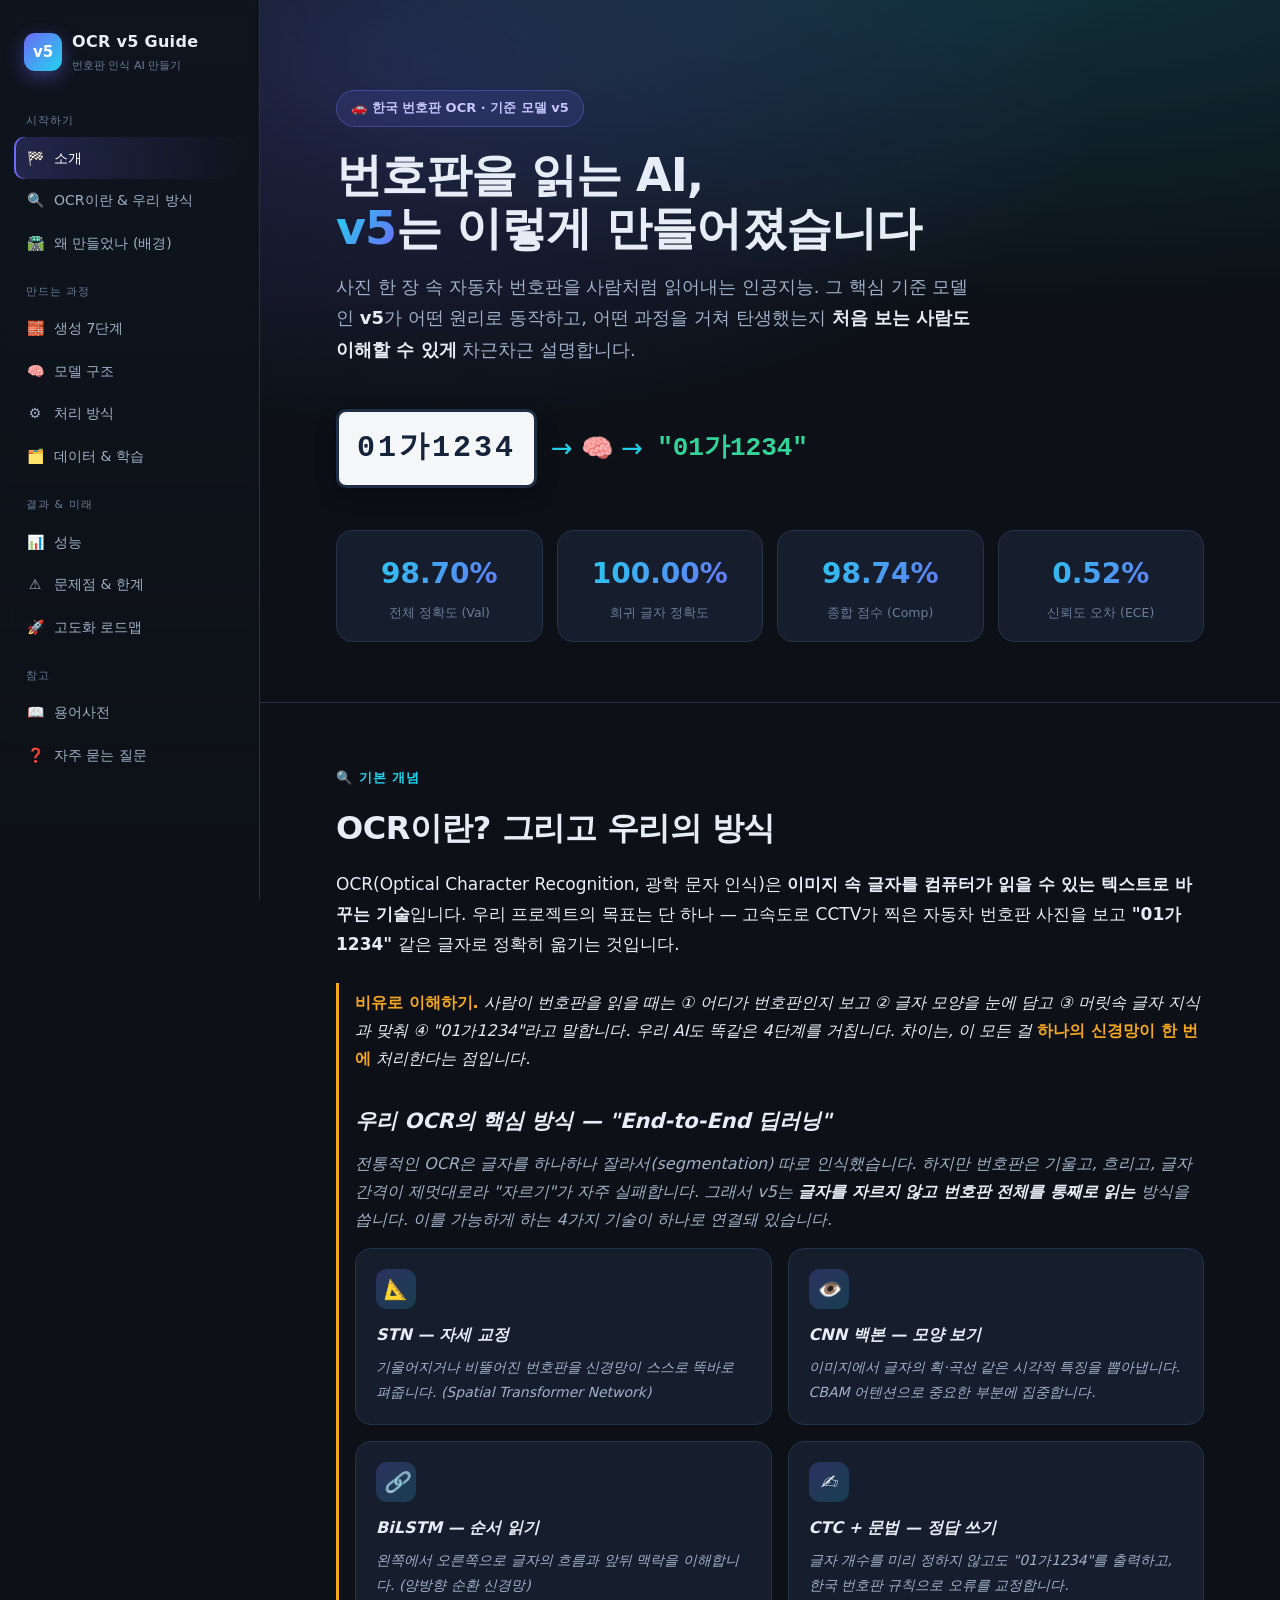
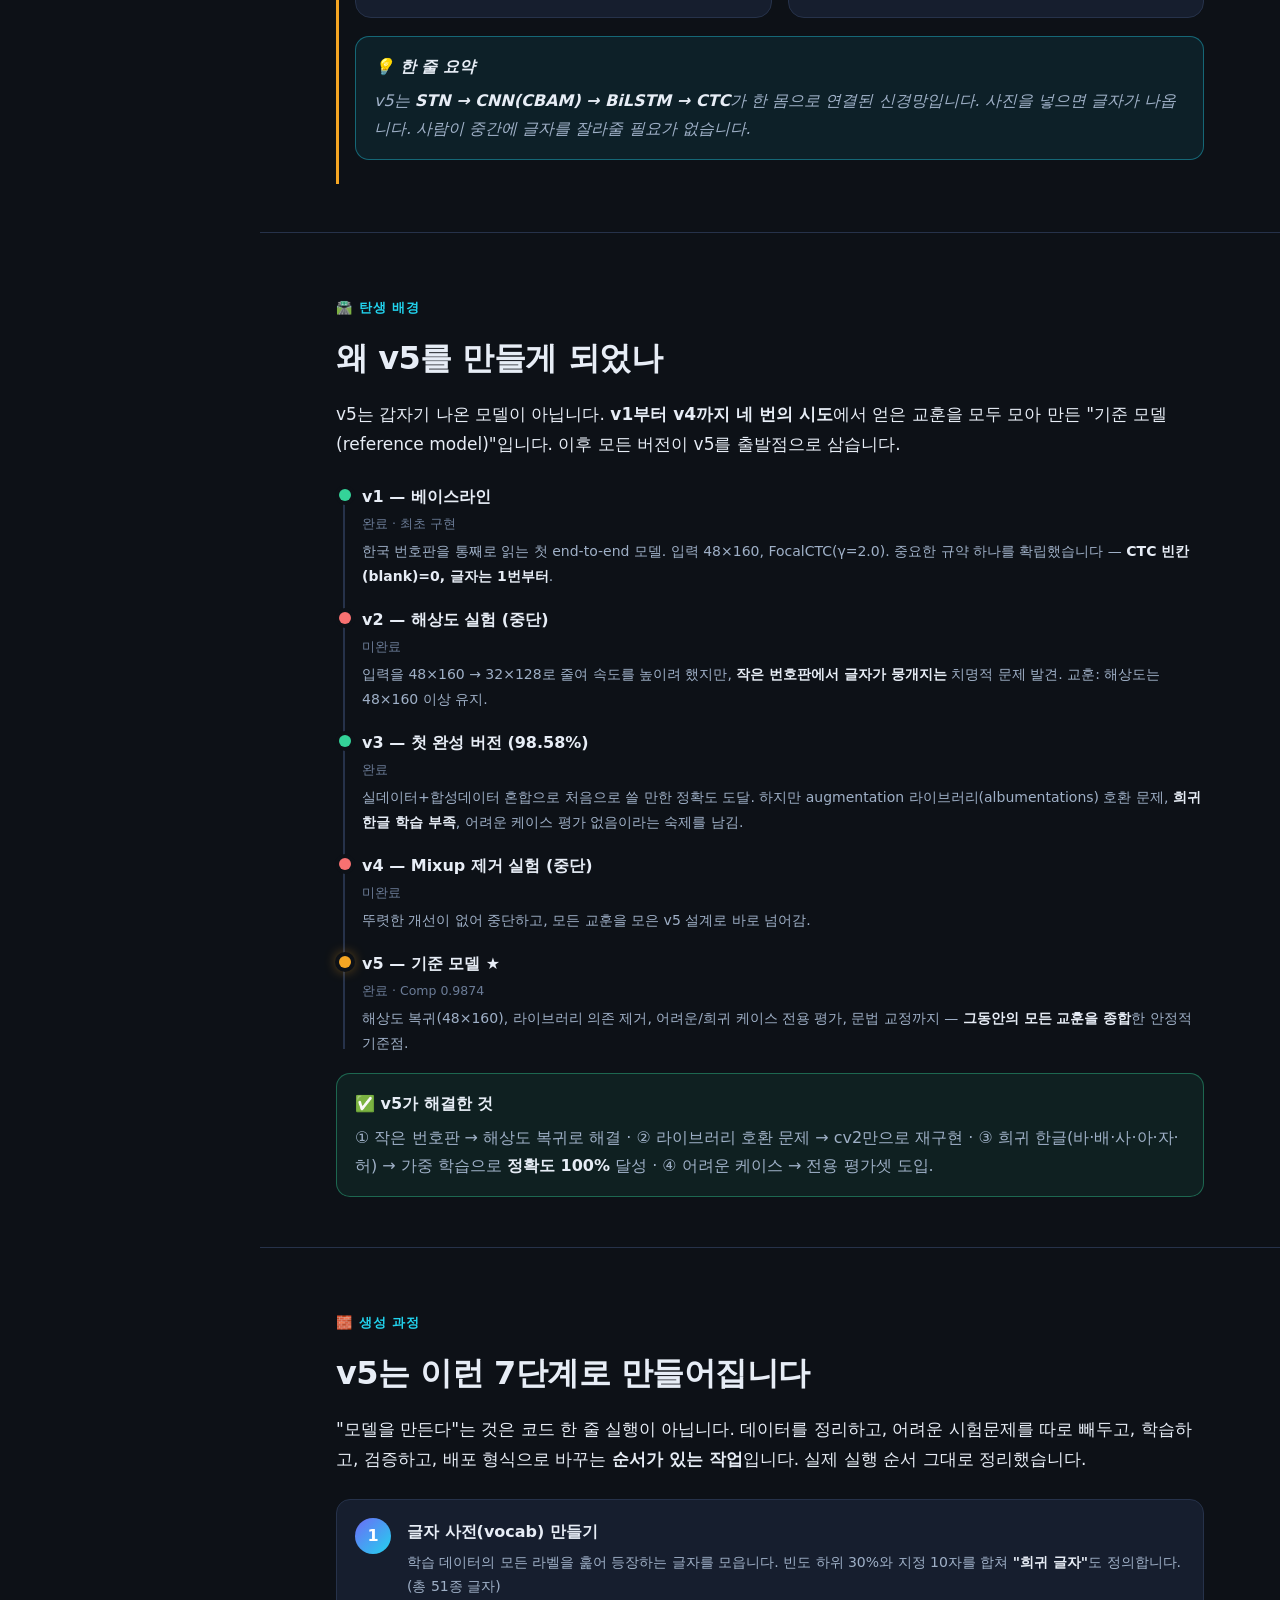
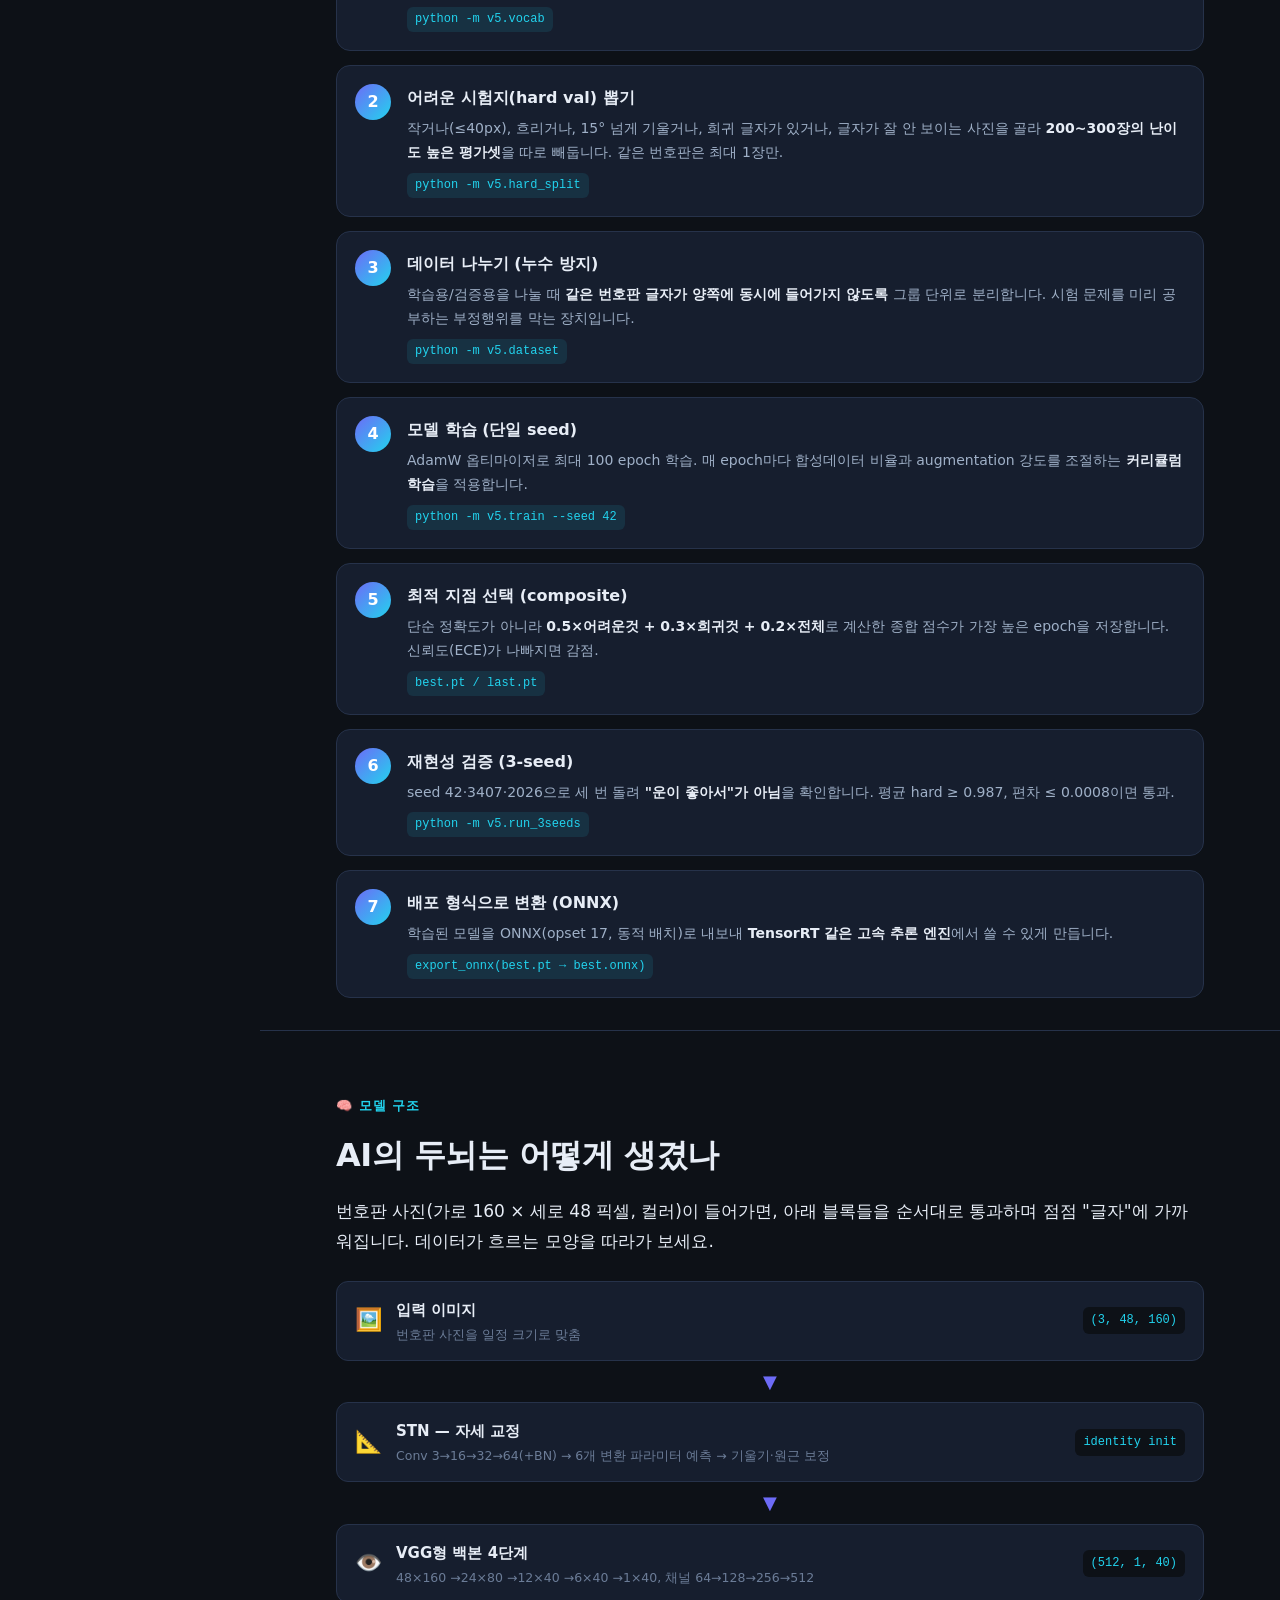
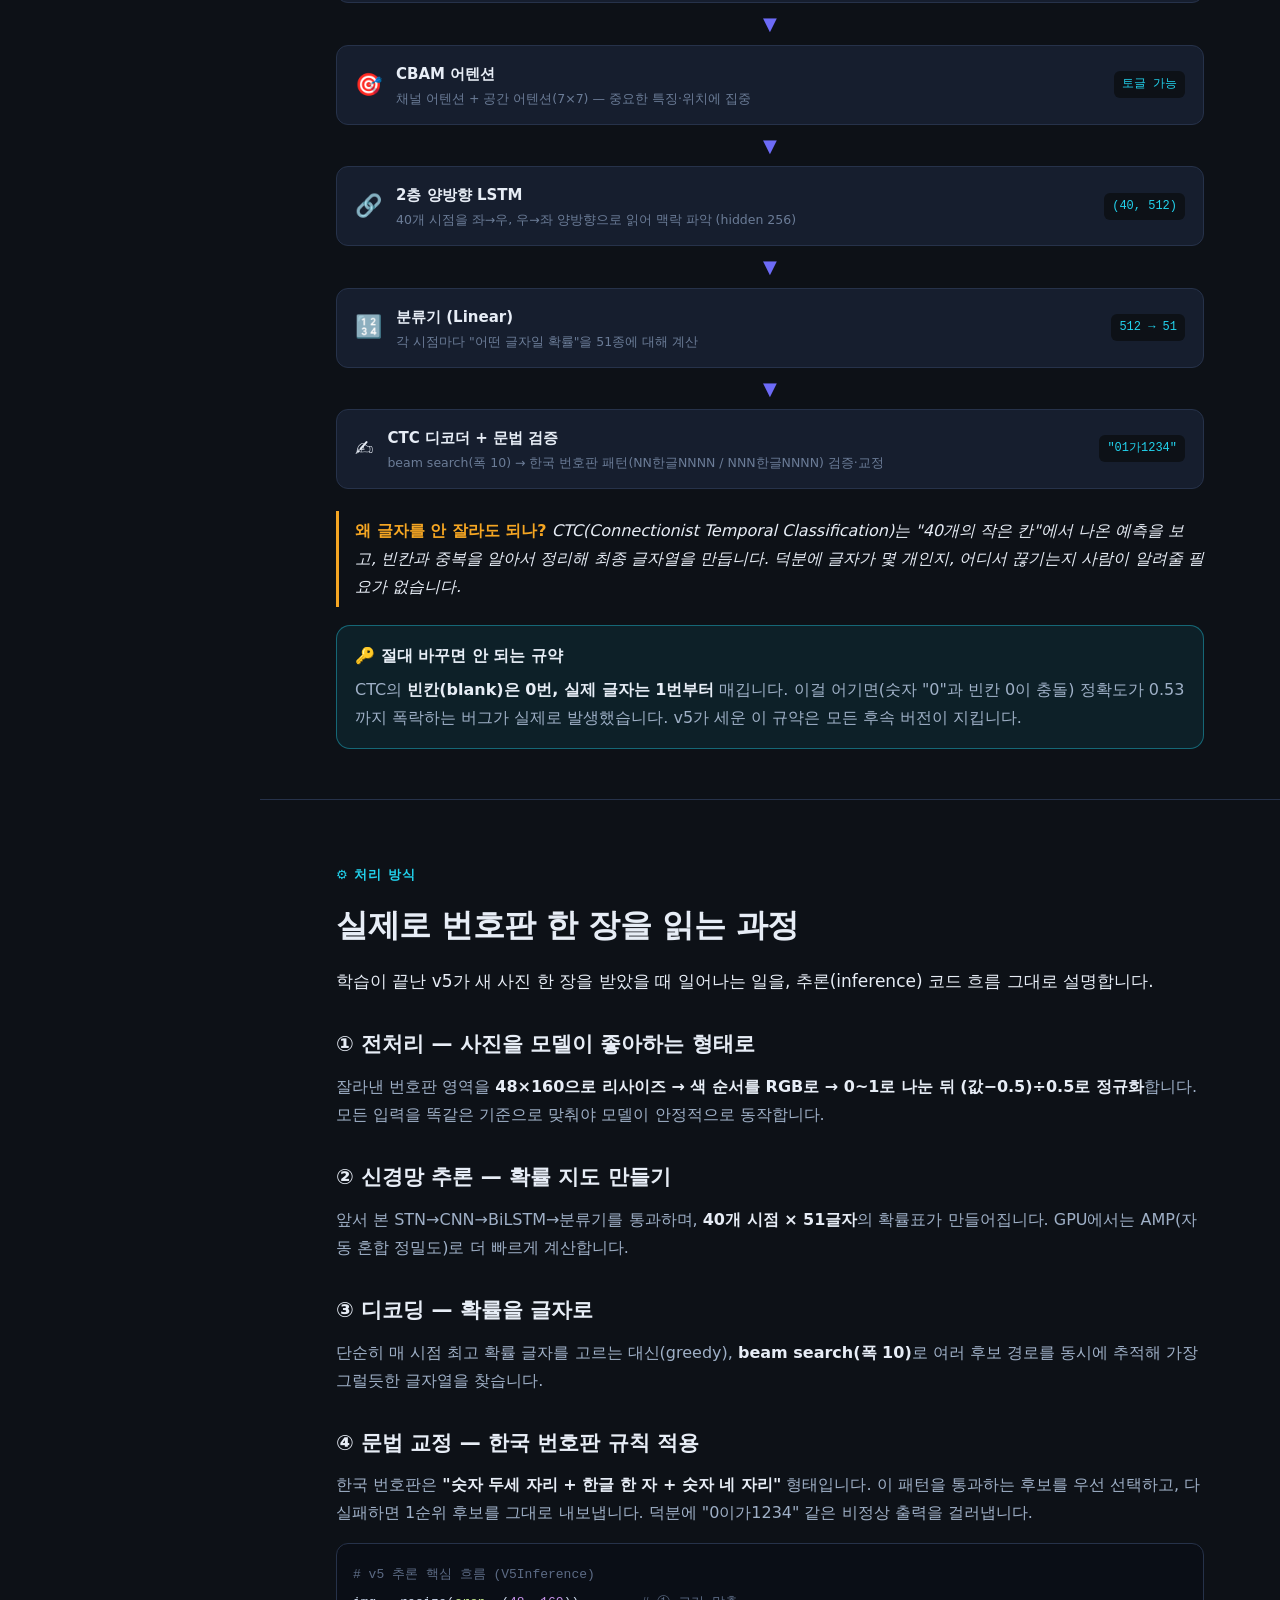
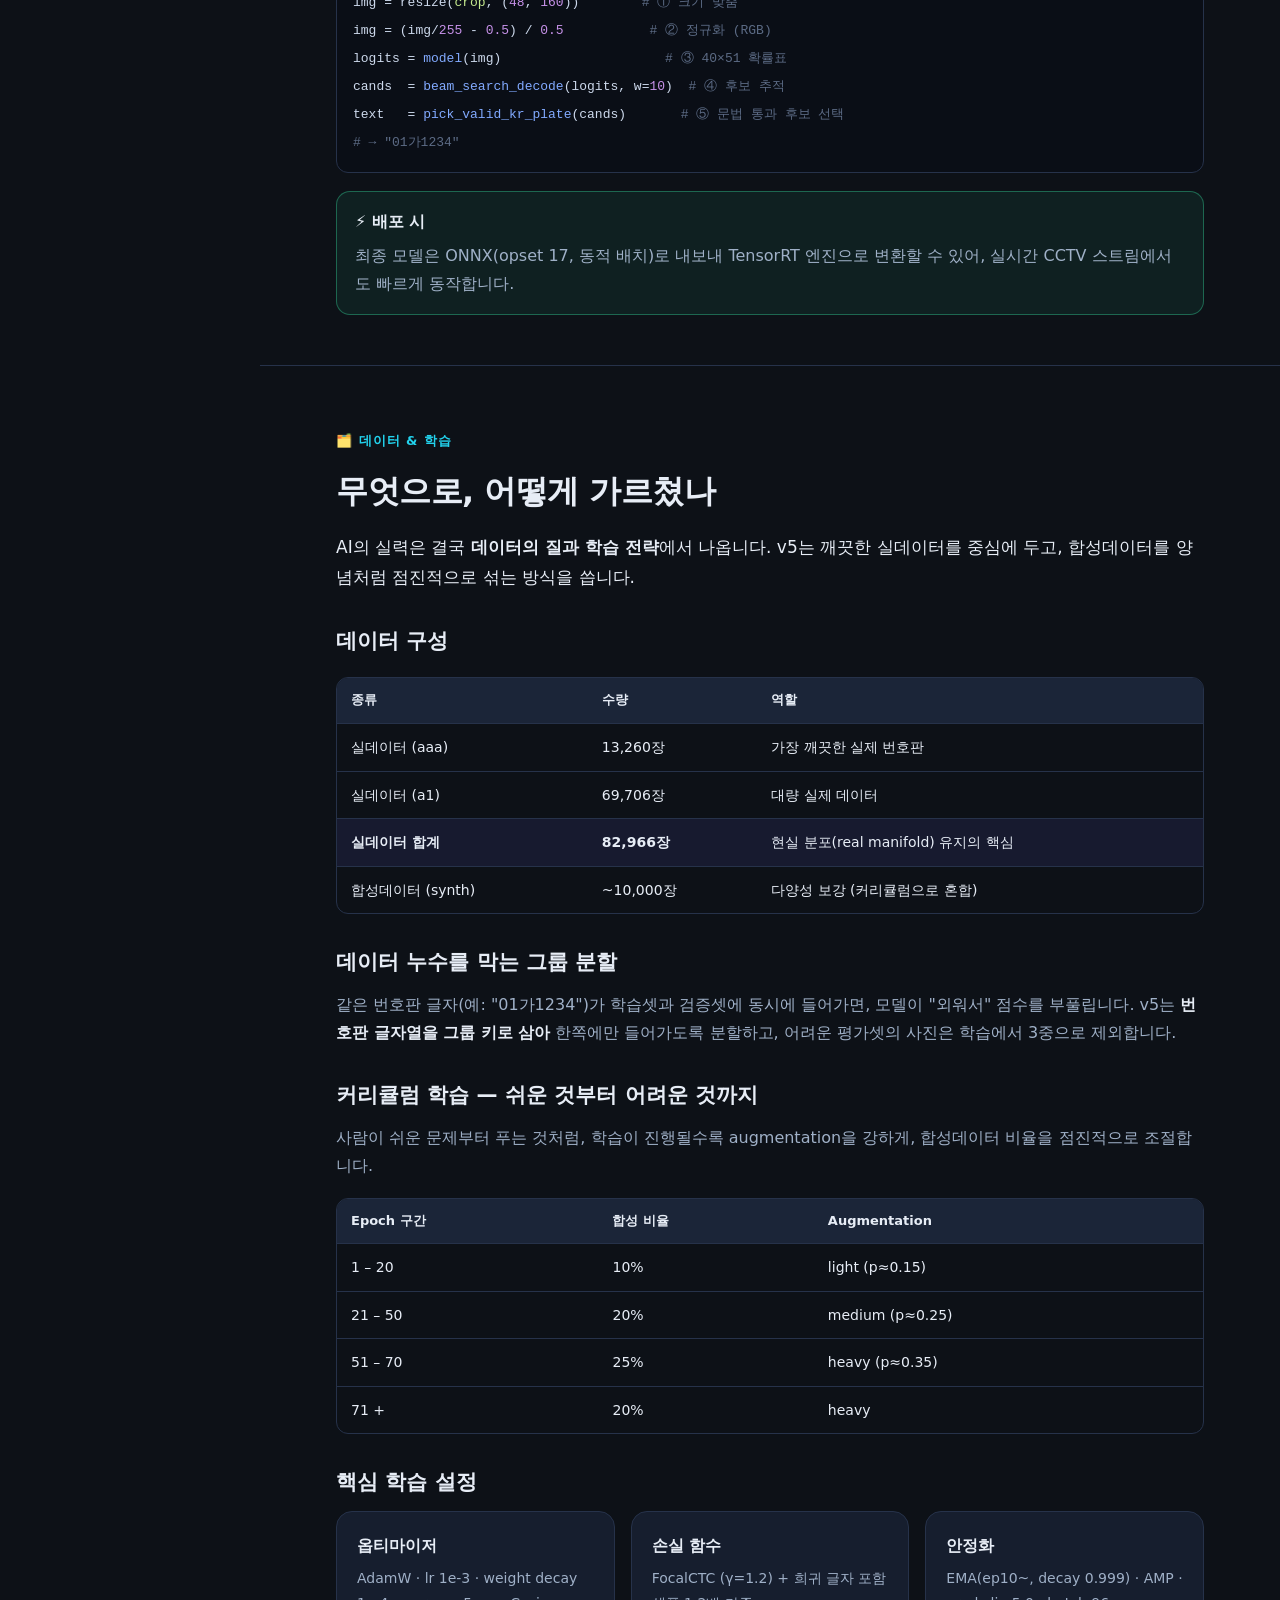
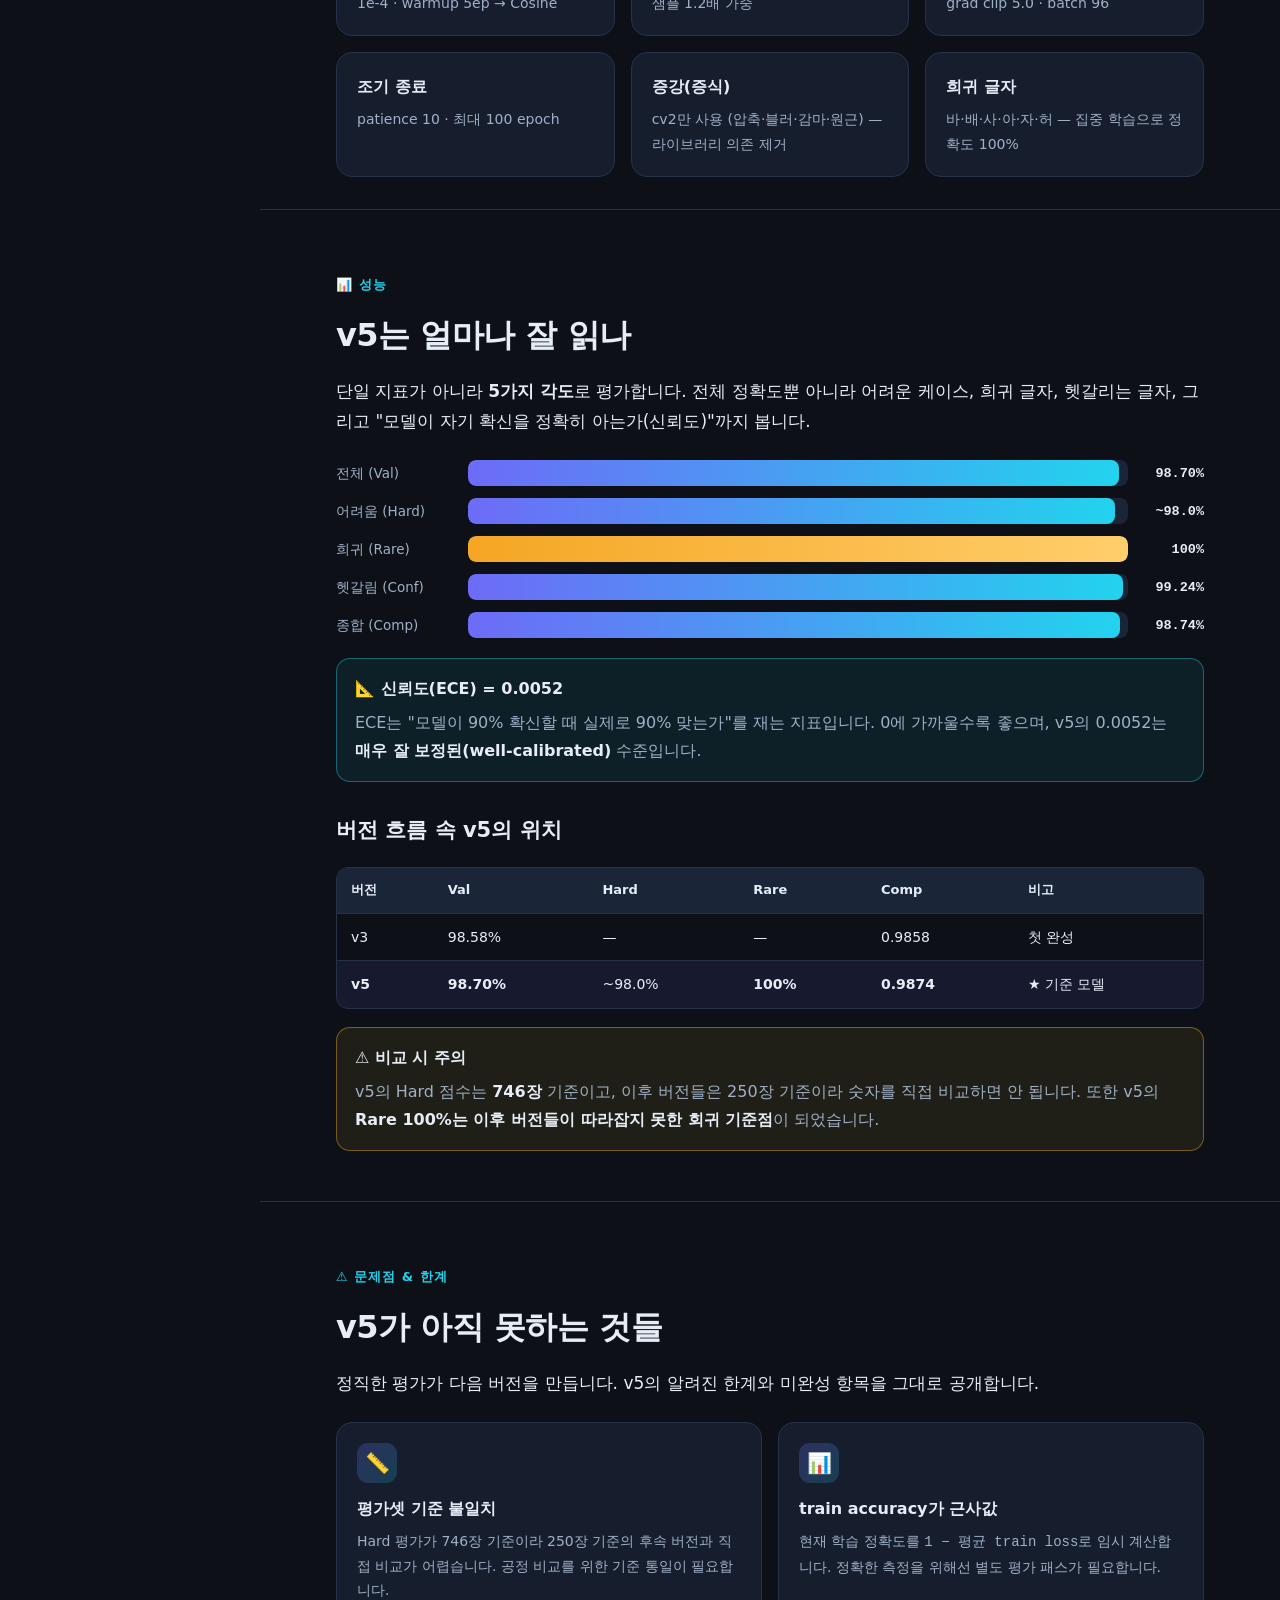
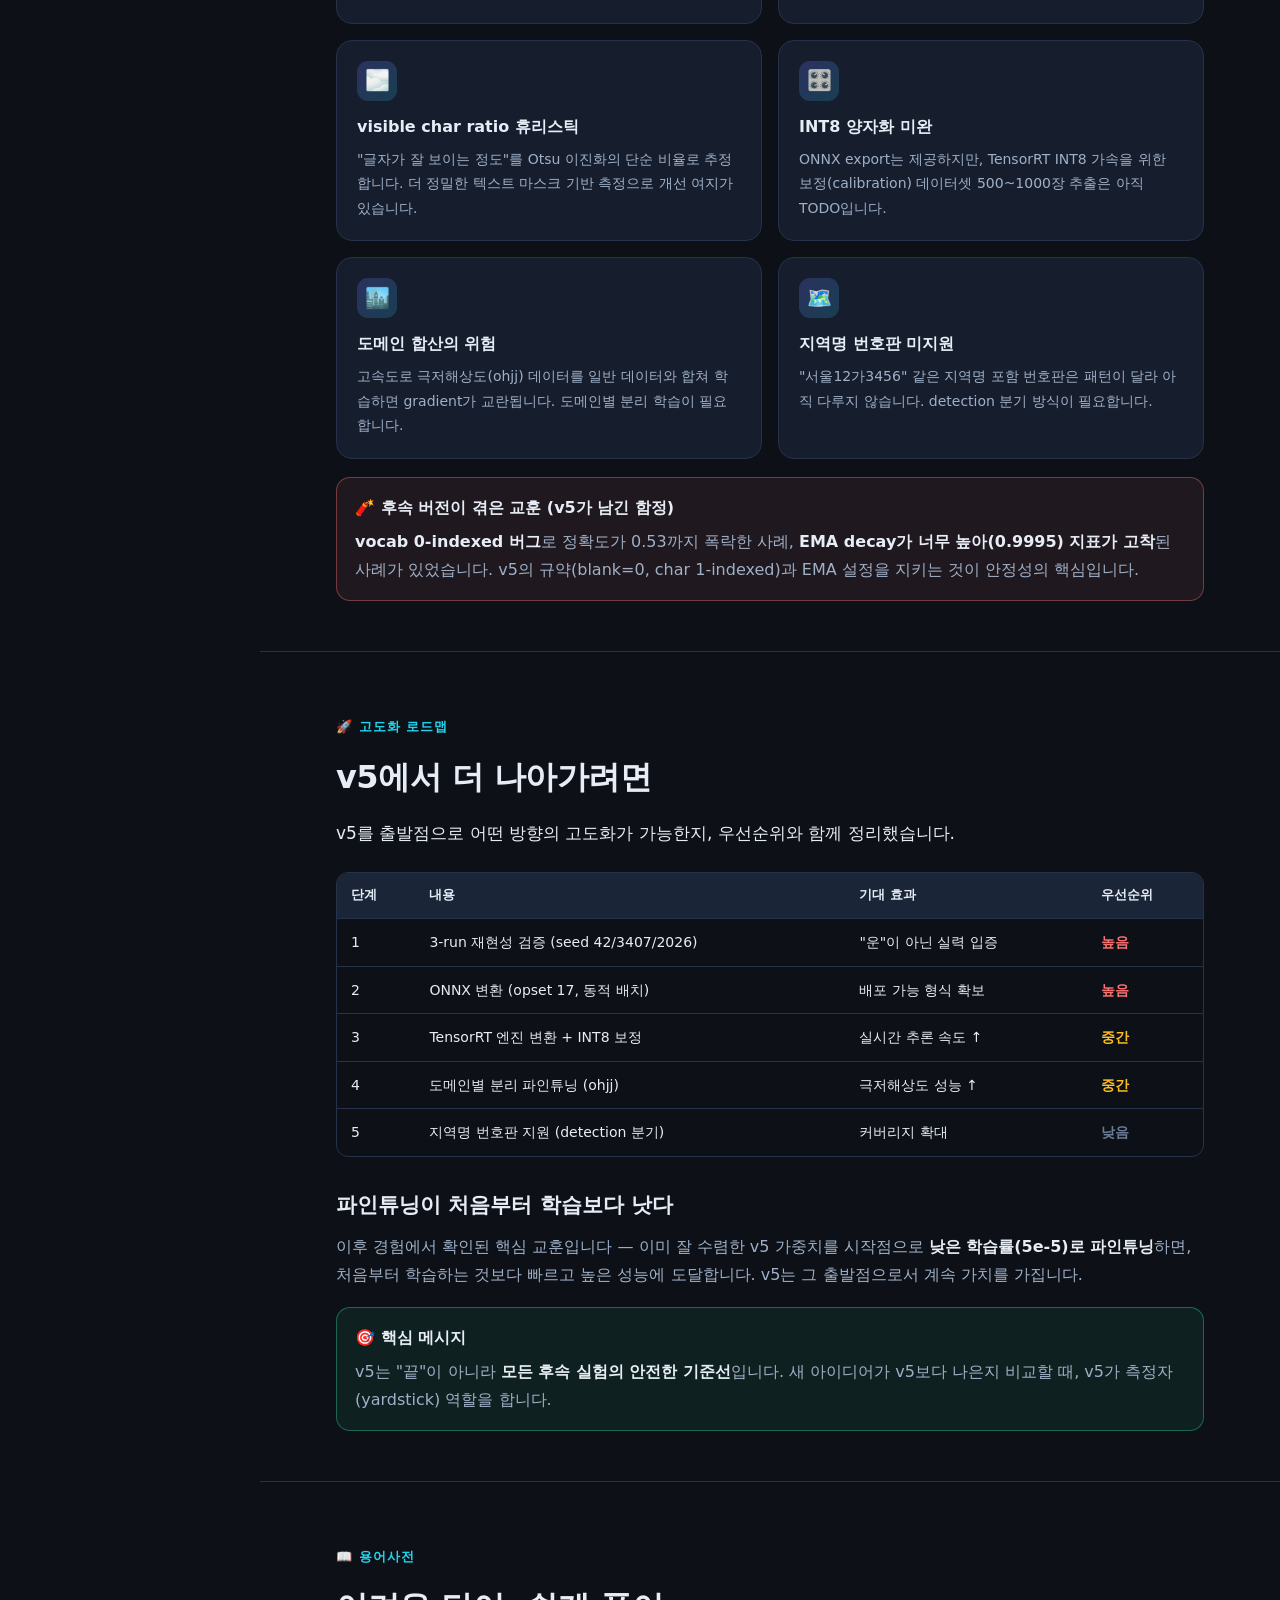
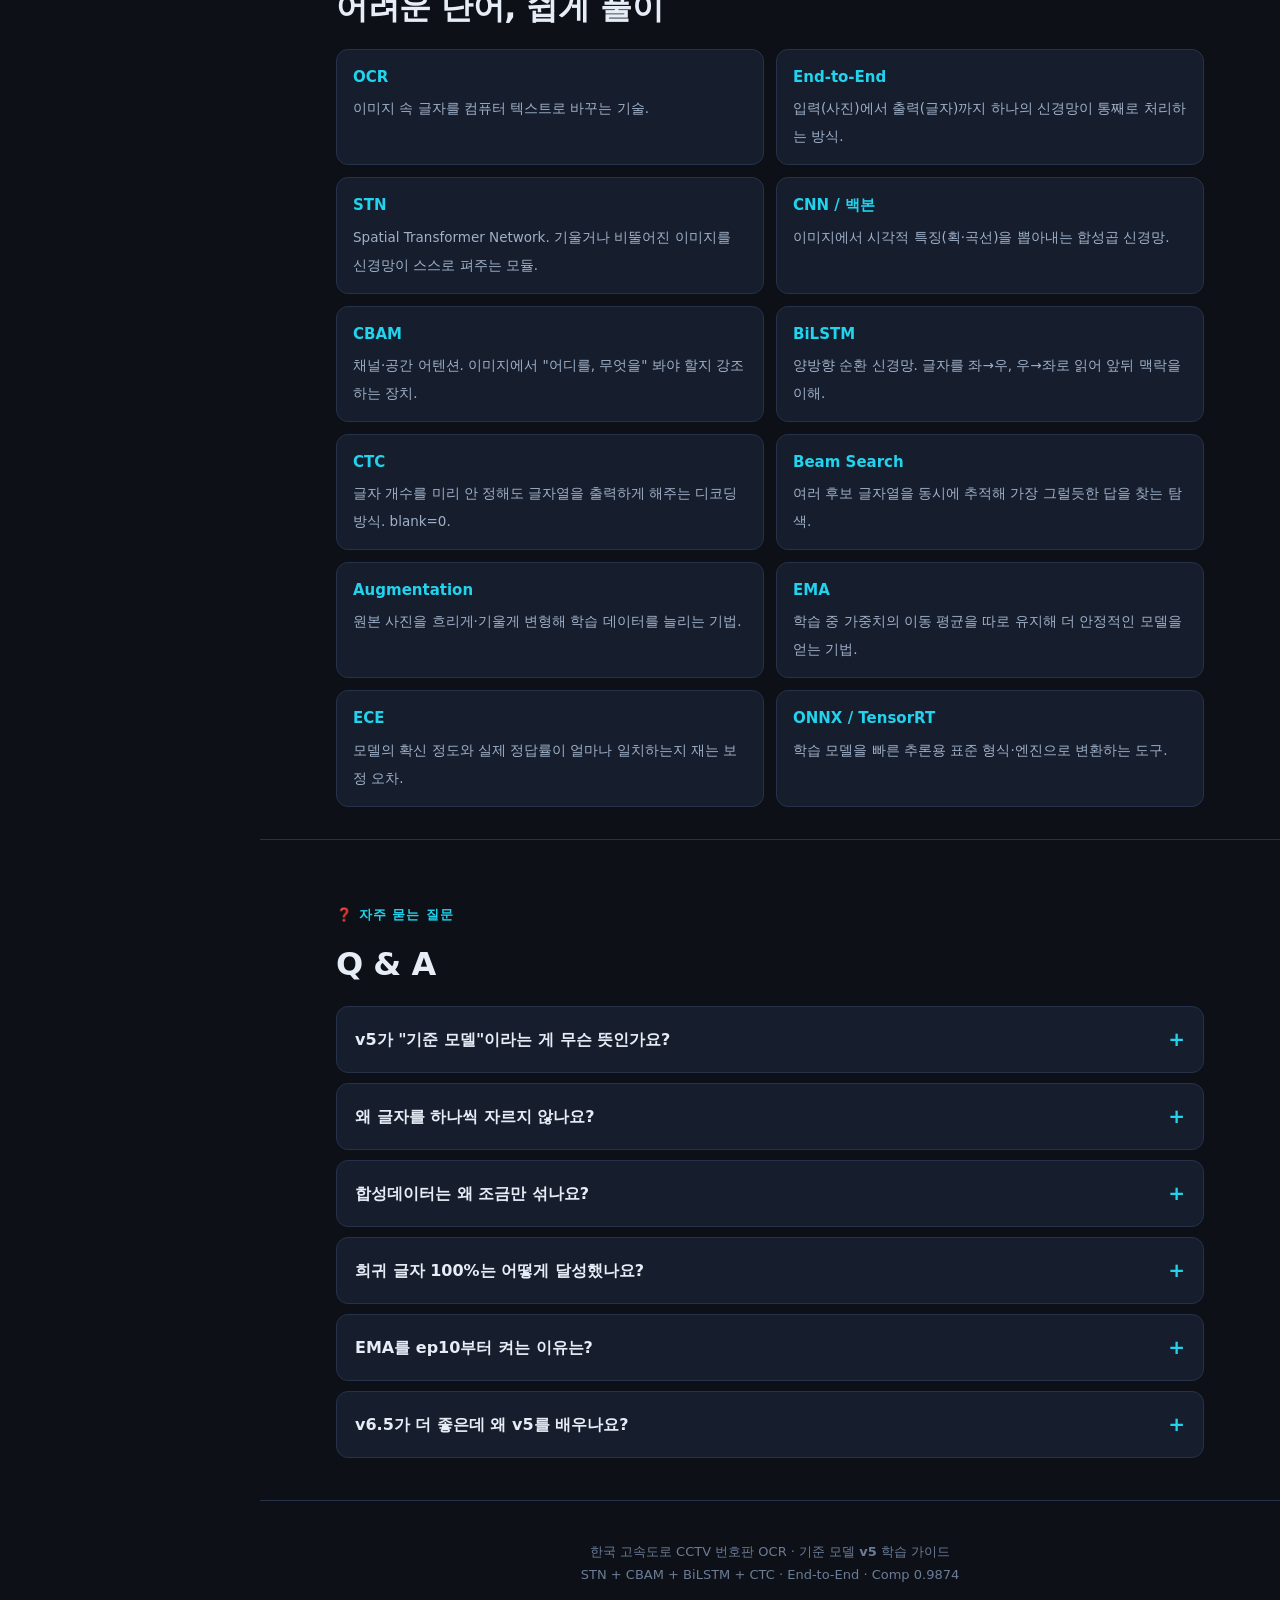
<file: ocr/v5/index.html>
<!DOCTYPE html>
<html lang="ko">
<head>
<meta charset="UTF-8" />
<meta name="viewport" content="width=device-width, initial-scale=1.0" />
<title>OCR v5 — 번호판 인식 AI 만들기 학습 가이드</title>
<style>
:root{
  --bg:#0d1117;
  --bg-soft:#141b27;
  --panel:#161e2e;
  --panel-2:#1b2538;
  --line:#26324a;
  --txt:#e7edf6;
  --txt-dim:#9fb0c7;
  --txt-mute:#6b7c97;
  --brand:#6d6bf7;
  --brand-2:#22d3ee;
  --accent:#f5a623;
  --good:#34d399;
  --bad:#f87171;
  --warn:#fbbf24;
  --radius:16px;
  --shadow:0 10px 30px rgba(0,0,0,.35);
  --maxw:920px;
}
*{box-sizing:border-box;margin:0;padding:0}
html{scroll-behavior:smooth}
body{
  font-family:'Segoe UI','Apple SD Gothic Neo','Malgun Gothic',system-ui,sans-serif;
  background:var(--bg);
  color:var(--txt);
  line-height:1.75;
  -webkit-font-smoothing:antialiased;
}
a{color:var(--brand-2);text-decoration:none}

/* ===== Layout ===== */
#shell{display:flex;min-height:100vh}
#sidebar{
  width:260px;flex:0 0 260px;
  background:linear-gradient(180deg,#11182680,#0d1117);
  border-right:1px solid var(--line);
  position:sticky;top:0;height:100vh;overflow-y:auto;
  padding:22px 14px;
  backdrop-filter:blur(6px);
}
.brand{
  display:flex;align-items:center;gap:10px;
  padding:6px 10px 18px;
}
.brand .logo{
  width:38px;height:38px;border-radius:11px;
  background:linear-gradient(135deg,var(--brand),var(--brand-2));
  display:flex;align-items:center;justify-content:center;
  font-weight:800;font-size:15px;color:#fff;box-shadow:0 6px 18px rgba(109,107,247,.4)
}
.brand b{font-size:16px;letter-spacing:.3px}
.brand span{display:block;font-size:11px;color:var(--txt-mute);font-weight:500}
.nav-group{font-size:11px;text-transform:uppercase;letter-spacing:1px;color:var(--txt-mute);margin:18px 12px 6px}
.nav a{
  display:flex;align-items:center;gap:10px;
  padding:9px 12px;border-radius:10px;
  color:var(--txt-dim);font-size:14px;font-weight:500;
  transition:.15s;
}
.nav a:hover{background:var(--panel-2);color:var(--txt)}
.nav a.active{background:linear-gradient(90deg,rgba(109,107,247,.22),transparent);color:#fff;box-shadow:inset 2px 0 0 var(--brand)}
.nav a .ic{width:18px;text-align:center}

#main{flex:1;min-width:0}
.wrap{max-width:var(--maxw);margin:0 auto;padding:0 26px}
section{padding:64px 0 32px;border-bottom:1px solid var(--line)}
section:last-child{border-bottom:none}

/* progress bar */
#prog{position:fixed;top:0;left:0;height:3px;width:0;z-index:50;
  background:linear-gradient(90deg,var(--brand),var(--brand-2))}

/* mobile top bar */
#mtop{display:none;position:sticky;top:0;z-index:40;
  background:var(--bg-soft);border-bottom:1px solid var(--line);
  padding:12px 16px;align-items:center;gap:12px}
#mtop button{background:var(--panel-2);border:1px solid var(--line);color:var(--txt);
  width:40px;height:40px;border-radius:10px;font-size:18px;cursor:pointer}

/* ===== Hero ===== */
.hero{
  padding:90px 0 60px;position:relative;overflow:hidden;
  background:
    radial-gradient(900px 380px at 75% -10%,rgba(34,211,238,.18),transparent),
    radial-gradient(700px 360px at 15% 10%,rgba(109,107,247,.22),transparent);
  border-bottom:1px solid var(--line);
}
.badge{
  display:inline-flex;align-items:center;gap:8px;
  background:rgba(109,107,247,.14);border:1px solid rgba(109,107,247,.4);
  color:#c6c5ff;padding:6px 14px;border-radius:999px;font-size:13px;font-weight:600;margin-bottom:22px
}
.hero h1{font-size:46px;line-height:1.15;letter-spacing:-1px;margin-bottom:16px}
.hero h1 .grad{background:linear-gradient(120deg,var(--brand-2),var(--brand));-webkit-background-clip:text;background-clip:text;color:transparent}
.hero p.lead{font-size:18px;color:var(--txt-dim);max-width:640px}
.plate-demo{
  display:inline-flex;align-items:center;gap:14px;margin-top:30px;flex-wrap:wrap
}
.plate{
  font-family:'Consolas',monospace;font-weight:800;
  background:#f5f6f8;color:#15233b;border:3px solid #1f2d45;
  border-radius:10px;padding:10px 18px;font-size:30px;letter-spacing:3px;
  box-shadow:0 8px 20px rgba(0,0,0,.4)
}
.arrow-flow{color:var(--brand-2);font-size:26px}
.read-out{font-family:'Consolas',monospace;font-size:26px;font-weight:800;color:var(--good)}

.kpi-row{display:grid;grid-template-columns:repeat(4,1fr);gap:14px;margin-top:42px}
.kpi{background:var(--panel);border:1px solid var(--line);border-radius:var(--radius);padding:18px 16px;text-align:center}
.kpi .v{font-size:28px;font-weight:800;background:linear-gradient(120deg,var(--brand-2),var(--brand));-webkit-background-clip:text;background-clip:text;color:transparent}
.kpi .l{font-size:12.5px;color:var(--txt-mute);margin-top:4px}

/* ===== Typography in sections ===== */
.eyebrow{color:var(--brand-2);font-size:13px;font-weight:700;letter-spacing:1px;text-transform:uppercase;margin-bottom:10px;display:flex;align-items:center;gap:8px}
h2.sec{font-size:32px;letter-spacing:-.5px;margin-bottom:14px}
h3.sub{font-size:21px;margin:30px 0 10px}
p{color:var(--txt-dim);margin-bottom:14px}
p strong,li strong{color:var(--txt);font-weight:700}
.lead-note{font-size:17px;color:var(--txt);margin-bottom:24px}

/* cards */
.grid{display:grid;gap:16px}
.grid.c2{grid-template-columns:repeat(2,1fr)}
.grid.c3{grid-template-columns:repeat(3,1fr)}
.card{background:var(--panel);border:1px solid var(--line);border-radius:var(--radius);padding:20px}
.card .ci{width:40px;height:40px;border-radius:11px;display:flex;align-items:center;justify-content:center;font-size:20px;
  background:linear-gradient(135deg,rgba(109,107,247,.25),rgba(34,211,238,.18));margin-bottom:12px}
.card h4{font-size:16px;margin-bottom:6px}
.card p{font-size:14px;margin:0}

/* callout boxes */
.box{border-radius:14px;padding:16px 18px;margin:18px 0;border:1px solid var(--line);background:var(--panel-2)}
.box .bt{font-weight:700;display:flex;align-items:center;gap:8px;margin-bottom:6px}
.box p:last-child{margin-bottom:0}
.box.info{border-color:rgba(34,211,238,.4);background:rgba(34,211,238,.08)}
.box.good{border-color:rgba(52,211,153,.4);background:rgba(52,211,153,.08)}
.box.warn{border-color:rgba(251,191,36,.4);background:rgba(251,191,36,.08)}
.box.bad{border-color:rgba(248,113,113,.4);background:rgba(248,113,113,.08)}

/* analogy */
.analogy{border-left:3px solid var(--accent);padding:6px 0 6px 16px;margin:16px 0;color:var(--txt);font-style:italic}
.analogy b{color:var(--accent);font-style:normal}

/* pipeline / steps */
.steps{counter-reset:s;display:flex;flex-direction:column;gap:14px;margin-top:18px}
.step{display:flex;gap:16px;background:var(--panel);border:1px solid var(--line);border-radius:14px;padding:18px;position:relative}
.step::before{counter-increment:s;content:counter(s);flex:0 0 36px;height:36px;border-radius:50%;
  background:linear-gradient(135deg,var(--brand),var(--brand-2));color:#fff;font-weight:800;
  display:flex;align-items:center;justify-content:center}
.step h4{font-size:16px;margin-bottom:4px}
.step p{margin:0;font-size:14px}
.step .tag{display:inline-block;font-family:Consolas,monospace;font-size:12px;color:var(--brand-2);
  background:rgba(34,211,238,.1);padding:2px 8px;border-radius:6px;margin-top:8px}

/* flow diagram */
.flow{display:flex;flex-direction:column;gap:0;margin:22px 0}
.fblock{background:var(--panel);border:1px solid var(--line);border-radius:12px;padding:14px 18px;display:flex;align-items:center;gap:14px}
.fblock .fi{font-size:22px}
.fblock .fmeta{flex:1}
.fblock b{font-size:15px}
.fblock small{display:block;color:var(--txt-mute);font-size:12.5px}
.fblock code{font-family:Consolas,monospace;font-size:12px;color:var(--brand-2);background:var(--bg);padding:3px 8px;border-radius:6px}
.farrow{align-self:center;color:var(--brand);font-size:18px;padding:5px 0}

/* tables */
.tbl-wrap{overflow-x:auto;margin:18px 0;border:1px solid var(--line);border-radius:12px}
table{width:100%;border-collapse:collapse;font-size:14px;min-width:480px}
th,td{padding:11px 14px;text-align:left;border-bottom:1px solid var(--line)}
th{background:var(--panel-2);color:var(--txt);font-weight:700;font-size:13px}
tr:last-child td{border-bottom:none}
td b{color:var(--txt)}
.hl{background:rgba(109,107,247,.1)}

/* bar chart */
.bars{margin:20px 0}
.bar-row{display:flex;align-items:center;gap:12px;margin-bottom:12px}
.bar-name{flex:0 0 120px;font-size:13.5px;color:var(--txt-dim)}
.bar-track{flex:1;height:26px;background:var(--panel-2);border-radius:8px;overflow:hidden;position:relative}
.bar-fill{height:100%;width:0;border-radius:8px;transition:width 1.1s cubic-bezier(.2,.8,.2,1);
  background:linear-gradient(90deg,var(--brand),var(--brand-2))}
.bar-fill.star{background:linear-gradient(90deg,var(--accent),#ffce6b)}
.bar-val{flex:0 0 64px;text-align:right;font-family:Consolas,monospace;font-weight:700;font-size:13.5px}

/* code block */
pre{background:#0a0e16;border:1px solid var(--line);border-radius:12px;padding:16px;overflow-x:auto;margin:16px 0}
code,pre{font-family:Consolas,'Courier New',monospace}
pre code{font-size:13px;color:#cdd9ec;line-height:1.7}
.cmt{color:#5c6b85}
.kw{color:#c792ea}
.str{color:#c3e88d}
.fn{color:#82aaff}

/* timeline */
.tl{position:relative;margin:24px 0 8px;padding-left:26px}
.tl::before{content:"";position:absolute;left:7px;top:6px;bottom:6px;width:2px;background:var(--line)}
.tl-item{position:relative;margin-bottom:18px}
.tl-item::before{content:"";position:absolute;left:-23px;top:6px;width:12px;height:12px;border-radius:50%;background:var(--brand);box-shadow:0 0 0 4px var(--bg)}
.tl-item.done::before{background:var(--good)}
.tl-item.fail::before{background:var(--bad)}
.tl-item.star::before{background:var(--accent);box-shadow:0 0 0 4px var(--bg),0 0 14px var(--accent)}
.tl-item h4{font-size:16px;margin-bottom:2px}
.tl-item .meta{font-size:12.5px;color:var(--txt-mute);margin-bottom:4px}
.tl-item p{font-size:14px;margin:0}

/* faq */
.faq{border:1px solid var(--line);border-radius:12px;margin-bottom:10px;overflow:hidden;background:var(--panel)}
.faq summary{padding:15px 18px;cursor:pointer;font-weight:600;list-style:none;display:flex;justify-content:space-between;align-items:center}
.faq summary::-webkit-details-marker{display:none}
.faq summary::after{content:"+";color:var(--brand-2);font-size:20px}
.faq[open] summary::after{content:"–"}
.faq .ans{padding:0 18px 16px;color:var(--txt-dim);font-size:14.5px}

/* glossary */
.gloss{display:grid;grid-template-columns:repeat(2,1fr);gap:12px;margin-top:8px}
.gterm{background:var(--panel);border:1px solid var(--line);border-radius:12px;padding:14px 16px}
.gterm b{color:var(--brand-2);display:block;margin-bottom:4px;font-size:15px}
.gterm span{font-size:13.5px;color:var(--txt-dim)}

footer{padding:40px 0 60px;color:var(--txt-mute);font-size:13px;text-align:center}

@media(max-width:860px){
  #sidebar{position:fixed;left:-280px;z-index:45;transition:.25s;box-shadow:var(--shadow)}
  #sidebar.open{left:0}
  #mtop{display:flex}
  .hero h1{font-size:34px}
  .kpi-row{grid-template-columns:repeat(2,1fr)}
  .grid.c2,.grid.c3{grid-template-columns:1fr}
  .gloss{grid-template-columns:1fr}
  .plate{font-size:24px}
}
#backdrop{display:none;position:fixed;inset:0;background:rgba(0,0,0,.5);z-index:44}
#backdrop.show{display:block}
</style>
</head>
<body>
<div id="prog"></div>

<div id="mtop">
  <button id="menuBtn" aria-label="메뉴">☰</button>
  <b>OCR v5 학습 가이드</b>
</div>
<div id="backdrop"></div>

<div id="shell">
  <!-- ===== SIDEBAR ===== -->
  <aside id="sidebar">
    <div class="brand">
      <div class="logo">v5</div>
      <div><b>OCR v5 Guide</b><span>번호판 인식 AI 만들기</span></div>
    </div>
    <div class="nav-group">시작하기</div>
    <nav class="nav">
      <a href="#intro" class="active"><span class="ic">🏁</span>소개</a>
      <a href="#what"><span class="ic">🔍</span>OCR이란 & 우리 방식</a>
      <a href="#why"><span class="ic">🛣️</span>왜 만들었나 (배경)</a>
    </nav>
    <div class="nav-group">만드는 과정</div>
    <nav class="nav">
      <a href="#build"><span class="ic">🧱</span>생성 7단계</a>
      <a href="#arch"><span class="ic">🧠</span>모델 구조</a>
      <a href="#pipeline"><span class="ic">⚙️</span>처리 방식</a>
      <a href="#data"><span class="ic">🗂️</span>데이터 & 학습</a>
    </nav>
    <div class="nav-group">결과 & 미래</div>
    <nav class="nav">
      <a href="#perf"><span class="ic">📊</span>성능</a>
      <a href="#problems"><span class="ic">⚠️</span>문제점 & 한계</a>
      <a href="#future"><span class="ic">🚀</span>고도화 로드맵</a>
    </nav>
    <div class="nav-group">참고</div>
    <nav class="nav">
      <a href="#glossary"><span class="ic">📖</span>용어사전</a>
      <a href="#faq"><span class="ic">❓</span>자주 묻는 질문</a>
    </nav>
  </aside>

  <!-- ===== MAIN ===== -->
  <main id="main">

  <!-- HERO -->
  <header class="hero" id="intro">
    <div class="wrap">
      <span class="badge">🚗 한국 번호판 OCR · 기준 모델 v5</span>
      <h1>번호판을 읽는 AI,<br><span class="grad">v5</span>는 이렇게 만들어졌습니다</h1>
      <p class="lead">사진 한 장 속 자동차 번호판을 사람처럼 읽어내는 인공지능.
      그 핵심 기준 모델인 <strong>v5</strong>가 어떤 원리로 동작하고, 어떤 과정을 거쳐 탄생했는지
      <strong>처음 보는 사람도 이해할 수 있게</strong> 차근차근 설명합니다.</p>

      <div class="plate-demo">
        <span class="plate">01가1234</span>
        <span class="arrow-flow">→ 🧠 →</span>
        <span class="read-out">"01가1234"</span>
      </div>

      <div class="kpi-row">
        <div class="kpi"><div class="v" data-count="98.70">0</div><div class="l">전체 정확도 (Val)</div></div>
        <div class="kpi"><div class="v" data-count="100.00">0</div><div class="l">희귀 글자 정확도</div></div>
        <div class="kpi"><div class="v" data-count="98.74">0</div><div class="l">종합 점수 (Comp)</div></div>
        <div class="kpi"><div class="v" data-count="0.52" data-suffix="%">0</div><div class="l">신뢰도 오차 (ECE)</div></div>
      </div>
    </div>
  </header>

  <!-- WHAT -->
  <section id="what">
    <div class="wrap">
      <div class="eyebrow">🔍 기본 개념</div>
      <h2 class="sec">OCR이란? 그리고 우리의 방식</h2>
      <p class="lead-note">OCR(Optical Character Recognition, 광학 문자 인식)은 <strong>이미지 속 글자를 컴퓨터가 읽을 수 있는 텍스트로 바꾸는 기술</strong>입니다. 우리 프로젝트의 목표는 단 하나 — 고속도로 CCTV가 찍은 자동차 번호판 사진을 보고 <strong>"01가1234"</strong> 같은 글자로 정확히 옮기는 것입니다.</p>

      <div class="analogy"><b>비유로 이해하기.</b> 사람이 번호판을 읽을 때는 ① 어디가 번호판인지 보고 ② 글자 모양을 눈에 담고 ③ 머릿속 글자 지식과 맞춰 ④ "01가1234"라고 말합니다. 우리 AI도 똑같은 4단계를 거칩니다. 차이는, 이 모든 걸 <b>하나의 신경망이 한 번에</b> 처리한다는 점입니다.</p>

      <h3 class="sub">우리 OCR의 핵심 방식 — "End-to-End 딥러닝"</h3>
      <p>전통적인 OCR은 글자를 하나하나 잘라서(segmentation) 따로 인식했습니다. 하지만 번호판은 기울고, 흐리고, 글자 간격이 제멋대로라 "자르기"가 자주 실패합니다. 그래서 v5는 <strong>글자를 자르지 않고 번호판 전체를 통째로 읽는</strong> 방식을 씁니다. 이를 가능하게 하는 4가지 기술이 하나로 연결돼 있습니다.</p>

      <div class="grid c2">
        <div class="card"><div class="ci">📐</div><h4>STN — 자세 교정</h4><p>기울어지거나 비뚤어진 번호판을 신경망이 스스로 똑바로 펴줍니다. (Spatial Transformer Network)</p></div>
        <div class="card"><div class="ci">👁️</div><h4>CNN 백본 — 모양 보기</h4><p>이미지에서 글자의 획·곡선 같은 시각적 특징을 뽑아냅니다. CBAM 어텐션으로 중요한 부분에 집중합니다.</p></div>
        <div class="card"><div class="ci">🔗</div><h4>BiLSTM — 순서 읽기</h4><p>왼쪽에서 오른쪽으로 글자의 흐름과 앞뒤 맥락을 이해합니다. (양방향 순환 신경망)</p></div>
        <div class="card"><div class="ci">✍️</div><h4>CTC + 문법 — 정답 쓰기</h4><p>글자 개수를 미리 정하지 않고도 "01가1234"를 출력하고, 한국 번호판 규칙으로 오류를 교정합니다.</p></div>
      </div>

      <div class="box info"><div class="bt">💡 한 줄 요약</div><p>v5는 <strong>STN → CNN(CBAM) → BiLSTM → CTC</strong>가 한 몸으로 연결된 신경망입니다. 사진을 넣으면 글자가 나옵니다. 사람이 중간에 글자를 잘라줄 필요가 없습니다.</p></div>
    </div>
  </section>

  <!-- WHY -->
  <section id="why">
    <div class="wrap">
      <div class="eyebrow">🛣️ 탄생 배경</div>
      <h2 class="sec">왜 v5를 만들게 되었나</h2>
      <p class="lead-note">v5는 갑자기 나온 모델이 아닙니다. <strong>v1부터 v4까지 네 번의 시도</strong>에서 얻은 교훈을 모두 모아 만든 "기준 모델(reference model)"입니다. 이후 모든 버전이 v5를 출발점으로 삼습니다.</p>

      <div class="tl">
        <div class="tl-item done"><h4>v1 — 베이스라인</h4><div class="meta">완료 · 최초 구현</div><p>한국 번호판을 통째로 읽는 첫 end-to-end 모델. 입력 48×160, FocalCTC(γ=2.0). 중요한 규약 하나를 확립했습니다 — <strong>CTC 빈칸(blank)=0, 글자는 1번부터</strong>.</p></div>
        <div class="tl-item fail"><h4>v2 — 해상도 실험 (중단)</h4><div class="meta">미완료</div><p>입력을 48×160 → 32×128로 줄여 속도를 높이려 했지만, <strong>작은 번호판에서 글자가 뭉개지는</strong> 치명적 문제 발견. 교훈: 해상도는 48×160 이상 유지.</p></div>
        <div class="tl-item done"><h4>v3 — 첫 완성 버전 (98.58%)</h4><div class="meta">완료</div><p>실데이터+합성데이터 혼합으로 처음으로 쓸 만한 정확도 도달. 하지만 augmentation 라이브러리(albumentations) 호환 문제, <strong>희귀 한글 학습 부족</strong>, 어려운 케이스 평가 없음이라는 숙제를 남김.</p></div>
        <div class="tl-item fail"><h4>v4 — Mixup 제거 실험 (중단)</h4><div class="meta">미완료</div><p>뚜렷한 개선이 없어 중단하고, 모든 교훈을 모은 v5 설계로 바로 넘어감.</p></div>
        <div class="tl-item star"><h4>v5 — 기준 모델 ★</h4><div class="meta">완료 · Comp 0.9874</div><p>해상도 복귀(48×160), 라이브러리 의존 제거, 어려운/희귀 케이스 전용 평가, 문법 교정까지 — <strong>그동안의 모든 교훈을 종합</strong>한 안정적 기준점.</p></div>
      </div>

      <div class="box good"><div class="bt">✅ v5가 해결한 것</div><p>① 작은 번호판 → 해상도 복귀로 해결 · ② 라이브러리 호환 문제 → cv2만으로 재구현 · ③ 희귀 한글(바·배·사·아·자·허) → 가중 학습으로 <strong>정확도 100%</strong> 달성 · ④ 어려운 케이스 → 전용 평가셋 도입.</p></div>
    </div>
  </section>

  <!-- BUILD STEPS -->
  <section id="build">
    <div class="wrap">
      <div class="eyebrow">🧱 생성 과정</div>
      <h2 class="sec">v5는 이런 7단계로 만들어집니다</h2>
      <p class="lead-note">"모델을 만든다"는 것은 코드 한 줄 실행이 아닙니다. 데이터를 정리하고, 어려운 시험문제를 따로 빼두고, 학습하고, 검증하고, 배포 형식으로 바꾸는 <strong>순서가 있는 작업</strong>입니다. 실제 실행 순서 그대로 정리했습니다.</p>

      <div class="steps">
        <div class="step"><div><h4>글자 사전(vocab) 만들기</h4><p>학습 데이터의 모든 라벨을 훑어 등장하는 글자를 모읍니다. 빈도 하위 30%와 지정 10자를 합쳐 <strong>"희귀 글자"</strong>도 정의합니다. (총 51종 글자)</p><span class="tag">python -m v5.vocab</span></div></div>
        <div class="step"><div><h4>어려운 시험지(hard val) 뽑기</h4><p>작거나(≤40px), 흐리거나, 15° 넘게 기울거나, 희귀 글자가 있거나, 글자가 잘 안 보이는 사진을 골라 <strong>200~300장의 난이도 높은 평가셋</strong>을 따로 빼둡니다. 같은 번호판은 최대 1장만.</p><span class="tag">python -m v5.hard_split</span></div></div>
        <div class="step"><div><h4>데이터 나누기 (누수 방지)</h4><p>학습용/검증용을 나눌 때 <strong>같은 번호판 글자가 양쪽에 동시에 들어가지 않도록</strong> 그룹 단위로 분리합니다. 시험 문제를 미리 공부하는 부정행위를 막는 장치입니다.</p><span class="tag">python -m v5.dataset</span></div></div>
        <div class="step"><div><h4>모델 학습 (단일 seed)</h4><p>AdamW 옵티마이저로 최대 100 epoch 학습. 매 epoch마다 합성데이터 비율과 augmentation 강도를 조절하는 <strong>커리큘럼 학습</strong>을 적용합니다.</p><span class="tag">python -m v5.train --seed 42</span></div></div>
        <div class="step"><div><h4>최적 지점 선택 (composite)</h4><p>단순 정확도가 아니라 <strong>0.5×어려운것 + 0.3×희귀것 + 0.2×전체</strong>로 계산한 종합 점수가 가장 높은 epoch을 저장합니다. 신뢰도(ECE)가 나빠지면 감점.</p><span class="tag">best.pt / last.pt</span></div></div>
        <div class="step"><div><h4>재현성 검증 (3-seed)</h4><p>seed 42·3407·2026으로 세 번 돌려 <strong>"운이 좋아서"가 아님</strong>을 확인합니다. 평균 hard ≥ 0.987, 편차 ≤ 0.0008이면 통과.</p><span class="tag">python -m v5.run_3seeds</span></div></div>
        <div class="step"><div><h4>배포 형식으로 변환 (ONNX)</h4><p>학습된 모델을 ONNX(opset 17, 동적 배치)로 내보내 <strong>TensorRT 같은 고속 추론 엔진</strong>에서 쓸 수 있게 만듭니다.</p><span class="tag">export_onnx(best.pt → best.onnx)</span></div></div>
      </div>
    </div>
  </section>

  <!-- ARCH -->
  <section id="arch">
    <div class="wrap">
      <div class="eyebrow">🧠 모델 구조</div>
      <h2 class="sec">AI의 두뇌는 어떻게 생겼나</h2>
      <p class="lead-note">번호판 사진(가로 160 × 세로 48 픽셀, 컬러)이 들어가면, 아래 블록들을 순서대로 통과하며 점점 "글자"에 가까워집니다. 데이터가 흐르는 모양을 따라가 보세요.</p>

      <div class="flow">
        <div class="fblock"><span class="fi">🖼️</span><div class="fmeta"><b>입력 이미지</b><small>번호판 사진을 일정 크기로 맞춤</small></div><code>(3, 48, 160)</code></div>
        <div class="farrow">▼</div>
        <div class="fblock"><span class="fi">📐</span><div class="fmeta"><b>STN — 자세 교정</b><small>Conv 3→16→32→64(+BN) → 6개 변환 파라미터 예측 → 기울기·원근 보정</small></div><code>identity init</code></div>
        <div class="farrow">▼</div>
        <div class="fblock"><span class="fi">👁️</span><div class="fmeta"><b>VGG형 백본 4단계</b><small>48×160 →24×80 →12×40 →6×40 →1×40, 채널 64→128→256→512</small></div><code>(512, 1, 40)</code></div>
        <div class="farrow">▼</div>
        <div class="fblock"><span class="fi">🎯</span><div class="fmeta"><b>CBAM 어텐션</b><small>채널 어텐션 + 공간 어텐션(7×7) — 중요한 특징·위치에 집중</small></div><code>토글 가능</code></div>
        <div class="farrow">▼</div>
        <div class="fblock"><span class="fi">🔗</span><div class="fmeta"><b>2층 양방향 LSTM</b><small>40개 시점을 좌→우, 우→좌 양방향으로 읽어 맥락 파악 (hidden 256)</small></div><code>(40, 512)</code></div>
        <div class="farrow">▼</div>
        <div class="fblock"><span class="fi">🔢</span><div class="fmeta"><b>분류기 (Linear)</b><small>각 시점마다 "어떤 글자일 확률"을 51종에 대해 계산</small></div><code>512 → 51</code></div>
        <div class="farrow">▼</div>
        <div class="fblock"><span class="fi">✍️</span><div class="fmeta"><b>CTC 디코더 + 문법 검증</b><small>beam search(폭 10) → 한국 번호판 패턴(NN한글NNNN / NNN한글NNNN) 검증·교정</small></div><code>"01가1234"</code></div>
      </div>

      <div class="analogy"><b>왜 글자를 안 잘라도 되나?</b> CTC(Connectionist Temporal Classification)는 "40개의 작은 칸"에서 나온 예측을 보고, 빈칸과 중복을 알아서 정리해 최종 글자열을 만듭니다. 덕분에 글자가 몇 개인지, 어디서 끊기는지 사람이 알려줄 필요가 없습니다.</div>

      <div class="box info"><div class="bt">🔑 절대 바꾸면 안 되는 규약</div><p>CTC의 <strong>빈칸(blank)은 0번, 실제 글자는 1번부터</strong> 매깁니다. 이걸 어기면(숫자 "0"과 빈칸 0이 충돌) 정확도가 0.53까지 폭락하는 버그가 실제로 발생했습니다. v5가 세운 이 규약은 모든 후속 버전이 지킵니다.</p></div>
    </div>
  </section>

  <!-- PIPELINE -->
  <section id="pipeline">
    <div class="wrap">
      <div class="eyebrow">⚙️ 처리 방식</div>
      <h2 class="sec">실제로 번호판 한 장을 읽는 과정</h2>
      <p class="lead-note">학습이 끝난 v5가 새 사진 한 장을 받았을 때 일어나는 일을, 추론(inference) 코드 흐름 그대로 설명합니다.</p>

      <h3 class="sub">① 전처리 — 사진을 모델이 좋아하는 형태로</h3>
      <p>잘라낸 번호판 영역을 <strong>48×160으로 리사이즈 → 색 순서를 RGB로 → 0~1로 나눈 뒤 (값−0.5)÷0.5로 정규화</strong>합니다. 모든 입력을 똑같은 기준으로 맞춰야 모델이 안정적으로 동작합니다.</p>

      <h3 class="sub">② 신경망 추론 — 확률 지도 만들기</h3>
      <p>앞서 본 STN→CNN→BiLSTM→분류기를 통과하며, <strong>40개 시점 × 51글자</strong>의 확률표가 만들어집니다. GPU에서는 AMP(자동 혼합 정밀도)로 더 빠르게 계산합니다.</p>

      <h3 class="sub">③ 디코딩 — 확률을 글자로</h3>
      <p>단순히 매 시점 최고 확률 글자를 고르는 대신(greedy), <strong>beam search(폭 10)</strong>로 여러 후보 경로를 동시에 추적해 가장 그럴듯한 글자열을 찾습니다.</p>

      <h3 class="sub">④ 문법 교정 — 한국 번호판 규칙 적용</h3>
      <p>한국 번호판은 <strong>"숫자 두세 자리 + 한글 한 자 + 숫자 네 자리"</strong> 형태입니다. 이 패턴을 통과하는 후보를 우선 선택하고, 다 실패하면 1순위 후보를 그대로 내보냅니다. 덕분에 "0이가1234" 같은 비정상 출력을 걸러냅니다.</p>

      <pre><code><span class="cmt"># v5 추론 핵심 흐름 (V5Inference)</span>
img = resize(<span class="str">crop</span>, (<span class="kw">48</span>, <span class="kw">160</span>))        <span class="cmt"># ① 크기 맞춤</span>
img = (img/<span class="kw">255</span> - <span class="kw">0.5</span>) / <span class="kw">0.5</span>           <span class="cmt"># ② 정규화 (RGB)</span>
logits = <span class="fn">model</span>(img)                     <span class="cmt"># ③ 40×51 확률표</span>
cands  = <span class="fn">beam_search_decode</span>(logits, w=<span class="kw">10</span>)  <span class="cmt"># ④ 후보 추적</span>
text   = <span class="fn">pick_valid_kr_plate</span>(cands)       <span class="cmt"># ⑤ 문법 통과 후보 선택</span>
<span class="cmt"># → "01가1234"</span></code></pre>

      <div class="box good"><div class="bt">⚡ 배포 시</div><p>최종 모델은 ONNX(opset 17, 동적 배치)로 내보내 TensorRT 엔진으로 변환할 수 있어, 실시간 CCTV 스트림에서도 빠르게 동작합니다.</p></div>
    </div>
  </section>

  <!-- DATA -->
  <section id="data">
    <div class="wrap">
      <div class="eyebrow">🗂️ 데이터 & 학습</div>
      <h2 class="sec">무엇으로, 어떻게 가르쳤나</h2>
      <p class="lead-note">AI의 실력은 결국 <strong>데이터의 질과 학습 전략</strong>에서 나옵니다. v5는 깨끗한 실데이터를 중심에 두고, 합성데이터를 양념처럼 점진적으로 섞는 방식을 씁니다.</p>

      <h3 class="sub">데이터 구성</h3>
      <div class="tbl-wrap"><table>
        <tr><th>종류</th><th>수량</th><th>역할</th></tr>
        <tr><td>실데이터 (aaa)</td><td>13,260장</td><td>가장 깨끗한 실제 번호판</td></tr>
        <tr><td>실데이터 (a1)</td><td>69,706장</td><td>대량 실제 데이터</td></tr>
        <tr class="hl"><td><b>실데이터 합계</b></td><td><b>82,966장</b></td><td>현실 분포(real manifold) 유지의 핵심</td></tr>
        <tr><td>합성데이터 (synth)</td><td>~10,000장</td><td>다양성 보강 (커리큘럼으로 혼합)</td></tr>
      </table></div>

      <h3 class="sub">데이터 누수를 막는 그룹 분할</h3>
      <p>같은 번호판 글자(예: "01가1234")가 학습셋과 검증셋에 동시에 들어가면, 모델이 "외워서" 점수를 부풀립니다. v5는 <strong>번호판 글자열을 그룹 키로 삼아</strong> 한쪽에만 들어가도록 분할하고, 어려운 평가셋의 사진은 학습에서 3중으로 제외합니다.</p>

      <h3 class="sub">커리큘럼 학습 — 쉬운 것부터 어려운 것까지</h3>
      <p>사람이 쉬운 문제부터 푸는 것처럼, 학습이 진행될수록 augmentation을 강하게, 합성데이터 비율을 점진적으로 조절합니다.</p>
      <div class="tbl-wrap"><table>
        <tr><th>Epoch 구간</th><th>합성 비율</th><th>Augmentation</th></tr>
        <tr><td>1 – 20</td><td>10%</td><td>light (p≈0.15)</td></tr>
        <tr><td>21 – 50</td><td>20%</td><td>medium (p≈0.25)</td></tr>
        <tr><td>51 – 70</td><td>25%</td><td>heavy (p≈0.35)</td></tr>
        <tr><td>71 +</td><td>20%</td><td>heavy</td></tr>
      </table></div>

      <h3 class="sub">핵심 학습 설정</h3>
      <div class="grid c3">
        <div class="card"><h4>옵티마이저</h4><p>AdamW · lr 1e-3 · weight decay 1e-4 · warmup 5ep → Cosine</p></div>
        <div class="card"><h4>손실 함수</h4><p>FocalCTC (γ=1.2) + 희귀 글자 포함 샘플 1.2배 가중</p></div>
        <div class="card"><h4>안정화</h4><p>EMA(ep10~, decay 0.999) · AMP · grad clip 5.0 · batch 96</p></div>
        <div class="card"><h4>조기 종료</h4><p>patience 10 · 최대 100 epoch</p></div>
        <div class="card"><h4>증강(증식)</h4><p>cv2만 사용 (압축·블러·감마·원근) — 라이브러리 의존 제거</p></div>
        <div class="card"><h4>희귀 글자</h4><p>바·배·사·아·자·허 — 집중 학습으로 정확도 100%</p></div>
      </div>
    </div>
  </section>

  <!-- PERF -->
  <section id="perf">
    <div class="wrap">
      <div class="eyebrow">📊 성능</div>
      <h2 class="sec">v5는 얼마나 잘 읽나</h2>
      <p class="lead-note">단일 지표가 아니라 <strong>5가지 각도</strong>로 평가합니다. 전체 정확도뿐 아니라 어려운 케이스, 희귀 글자, 헷갈리는 글자, 그리고 "모델이 자기 확신을 정확히 아는가(신뢰도)"까지 봅니다.</p>

      <div class="bars" id="perfBars">
        <div class="bar-row"><div class="bar-name">전체 (Val)</div><div class="bar-track"><div class="bar-fill" data-w="98.70"></div></div><div class="bar-val">98.70%</div></div>
        <div class="bar-row"><div class="bar-name">어려움 (Hard)</div><div class="bar-track"><div class="bar-fill" data-w="98.00"></div></div><div class="bar-val">~98.0%</div></div>
        <div class="bar-row"><div class="bar-name">희귀 (Rare)</div><div class="bar-track"><div class="bar-fill star" data-w="100"></div></div><div class="bar-val">100%</div></div>
        <div class="bar-row"><div class="bar-name">헷갈림 (Conf)</div><div class="bar-track"><div class="bar-fill" data-w="99.24"></div></div><div class="bar-val">99.24%</div></div>
        <div class="bar-row"><div class="bar-name">종합 (Comp)</div><div class="bar-track"><div class="bar-fill" data-w="98.74"></div></div><div class="bar-val">98.74%</div></div>
      </div>

      <div class="box info"><div class="bt">📐 신뢰도(ECE) = 0.0052</div><p>ECE는 "모델이 90% 확신할 때 실제로 90% 맞는가"를 재는 지표입니다. 0에 가까울수록 좋으며, v5의 0.0052는 <strong>매우 잘 보정된(well-calibrated)</strong> 수준입니다.</p></div>

      <h3 class="sub">버전 흐름 속 v5의 위치</h3>
      <div class="tbl-wrap"><table>
        <tr><th>버전</th><th>Val</th><th>Hard</th><th>Rare</th><th>Comp</th><th>비고</th></tr>
        <tr><td>v3</td><td>98.58%</td><td>—</td><td>—</td><td>0.9858</td><td>첫 완성</td></tr>
        <tr class="hl"><td><b>v5</b></td><td><b>98.70%</b></td><td>~98.0%</td><td><b>100%</b></td><td><b>0.9874</b></td><td>★ 기준 모델</td></tr>
      </table></div>
      <div class="box warn"><div class="bt">⚠️ 비교 시 주의</div><p>v5의 Hard 점수는 <strong>746장</strong> 기준이고, 이후 버전들은 250장 기준이라 숫자를 직접 비교하면 안 됩니다. 또한 v5의 <strong>Rare 100%는 이후 버전들이 따라잡지 못한 회귀 기준점</strong>이 되었습니다.</p></div>
    </div>
  </section>

  <!-- PROBLEMS -->
  <section id="problems">
    <div class="wrap">
      <div class="eyebrow">⚠️ 문제점 & 한계</div>
      <h2 class="sec">v5가 아직 못하는 것들</h2>
      <p class="lead-note">정직한 평가가 다음 버전을 만듭니다. v5의 알려진 한계와 미완성 항목을 그대로 공개합니다.</p>

      <div class="grid c2">
        <div class="card"><div class="ci">📏</div><h4>평가셋 기준 불일치</h4><p>Hard 평가가 746장 기준이라 250장 기준의 후속 버전과 직접 비교가 어렵습니다. 공정 비교를 위한 기준 통일이 필요합니다.</p></div>
        <div class="card"><div class="ci">📊</div><h4>train accuracy가 근사값</h4><p>현재 학습 정확도를 <code>1 − 평균 train loss</code>로 임시 계산합니다. 정확한 측정을 위해선 별도 평가 패스가 필요합니다.</p></div>
        <div class="card"><div class="ci">🌫️</div><h4>visible char ratio 휴리스틱</h4><p>"글자가 잘 보이는 정도"를 Otsu 이진화의 단순 비율로 추정합니다. 더 정밀한 텍스트 마스크 기반 측정으로 개선 여지가 있습니다.</p></div>
        <div class="card"><div class="ci">🎛️</div><h4>INT8 양자화 미완</h4><p>ONNX export는 제공하지만, TensorRT INT8 가속을 위한 보정(calibration) 데이터셋 500~1000장 추출은 아직 TODO입니다.</p></div>
        <div class="card"><div class="ci">🏙️</div><h4>도메인 합산의 위험</h4><p>고속도로 극저해상도(ohjj) 데이터를 일반 데이터와 합쳐 학습하면 gradient가 교란됩니다. 도메인별 분리 학습이 필요합니다.</p></div>
        <div class="card"><div class="ci">🗺️</div><h4>지역명 번호판 미지원</h4><p>"서울12가3456" 같은 지역명 포함 번호판은 패턴이 달라 아직 다루지 않습니다. detection 분기 방식이 필요합니다.</p></div>
      </div>

      <div class="box bad"><div class="bt">🧨 후속 버전이 겪은 교훈 (v5가 남긴 함정)</div><p><strong>vocab 0-indexed 버그</strong>로 정확도가 0.53까지 폭락한 사례, <strong>EMA decay가 너무 높아(0.9995) 지표가 고착</strong>된 사례가 있었습니다. v5의 규약(blank=0, char 1-indexed)과 EMA 설정을 지키는 것이 안정성의 핵심입니다.</p></div>
    </div>
  </section>

  <!-- FUTURE -->
  <section id="future">
    <div class="wrap">
      <div class="eyebrow">🚀 고도화 로드맵</div>
      <h2 class="sec">v5에서 더 나아가려면</h2>
      <p class="lead-note">v5를 출발점으로 어떤 방향의 고도화가 가능한지, 우선순위와 함께 정리했습니다.</p>

      <div class="tbl-wrap"><table>
        <tr><th>단계</th><th>내용</th><th>기대 효과</th><th>우선순위</th></tr>
        <tr><td>1</td><td>3-run 재현성 검증 (seed 42/3407/2026)</td><td>"운"이 아닌 실력 입증</td><td><b style="color:var(--bad)">높음</b></td></tr>
        <tr><td>2</td><td>ONNX 변환 (opset 17, 동적 배치)</td><td>배포 가능 형식 확보</td><td><b style="color:var(--bad)">높음</b></td></tr>
        <tr><td>3</td><td>TensorRT 엔진 변환 + INT8 보정</td><td>실시간 추론 속도 ↑</td><td><b style="color:var(--warn)">중간</b></td></tr>
        <tr><td>4</td><td>도메인별 분리 파인튜닝 (ohjj)</td><td>극저해상도 성능 ↑</td><td><b style="color:var(--warn)">중간</b></td></tr>
        <tr><td>5</td><td>지역명 번호판 지원 (detection 분기)</td><td>커버리지 확대</td><td><b style="color:var(--txt-mute)">낮음</b></td></tr>
      </table></div>

      <h3 class="sub">파인튜닝이 처음부터 학습보다 낫다</h3>
      <p>이후 경험에서 확인된 핵심 교훈입니다 — 이미 잘 수렴한 v5 가중치를 시작점으로 <strong>낮은 학습률(5e-5)로 파인튜닝</strong>하면, 처음부터 학습하는 것보다 빠르고 높은 성능에 도달합니다. v5는 그 출발점으로서 계속 가치를 가집니다.</p>

      <div class="box good"><div class="bt">🎯 핵심 메시지</div><p>v5는 "끝"이 아니라 <strong>모든 후속 실험의 안전한 기준선</strong>입니다. 새 아이디어가 v5보다 나은지 비교할 때, v5가 측정자(yardstick) 역할을 합니다.</p></div>
    </div>
  </section>

  <!-- GLOSSARY -->
  <section id="glossary">
    <div class="wrap">
      <div class="eyebrow">📖 용어사전</div>
      <h2 class="sec">어려운 단어, 쉽게 풀이</h2>
      <div class="gloss">
        <div class="gterm"><b>OCR</b><span>이미지 속 글자를 컴퓨터 텍스트로 바꾸는 기술.</span></div>
        <div class="gterm"><b>End-to-End</b><span>입력(사진)에서 출력(글자)까지 하나의 신경망이 통째로 처리하는 방식.</span></div>
        <div class="gterm"><b>STN</b><span>Spatial Transformer Network. 기울거나 비뚤어진 이미지를 신경망이 스스로 펴주는 모듈.</span></div>
        <div class="gterm"><b>CNN / 백본</b><span>이미지에서 시각적 특징(획·곡선)을 뽑아내는 합성곱 신경망.</span></div>
        <div class="gterm"><b>CBAM</b><span>채널·공간 어텐션. 이미지에서 "어디를, 무엇을" 봐야 할지 강조하는 장치.</span></div>
        <div class="gterm"><b>BiLSTM</b><span>양방향 순환 신경망. 글자를 좌→우, 우→좌로 읽어 앞뒤 맥락을 이해.</span></div>
        <div class="gterm"><b>CTC</b><span>글자 개수를 미리 안 정해도 글자열을 출력하게 해주는 디코딩 방식. blank=0.</span></div>
        <div class="gterm"><b>Beam Search</b><span>여러 후보 글자열을 동시에 추적해 가장 그럴듯한 답을 찾는 탐색.</span></div>
        <div class="gterm"><b>Augmentation</b><span>원본 사진을 흐리게·기울게 변형해 학습 데이터를 늘리는 기법.</span></div>
        <div class="gterm"><b>EMA</b><span>학습 중 가중치의 이동 평균을 따로 유지해 더 안정적인 모델을 얻는 기법.</span></div>
        <div class="gterm"><b>ECE</b><span>모델의 확신 정도와 실제 정답률이 얼마나 일치하는지 재는 보정 오차.</span></div>
        <div class="gterm"><b>ONNX / TensorRT</b><span>학습 모델을 빠른 추론용 표준 형식·엔진으로 변환하는 도구.</span></div>
      </div>
    </div>
  </section>

  <!-- FAQ -->
  <section id="faq">
    <div class="wrap">
      <div class="eyebrow">❓ 자주 묻는 질문</div>
      <h2 class="sec">Q & A</h2>

      <details class="faq"><summary>v5가 "기준 모델"이라는 게 무슨 뜻인가요?</summary><div class="ans">v5는 가장 높은 점수의 모델은 아니지만, 안정적이고 재현 가능하며 모든 교훈이 녹아 있어 <strong>이후 모든 실험이 비교 대상으로 삼는 출발점</strong>입니다. 새 모델이 좋은지 나쁜지는 v5와 견줘 판단합니다.</div></details>
      <details class="faq"><summary>왜 글자를 하나씩 자르지 않나요?</summary><div class="ans">번호판은 기울고 흐리고 글자 간격이 일정치 않아 "자르기"가 자주 실패합니다. v5는 CTC 덕분에 자르지 않고 번호판 전체를 통째로 읽어, 자르기 실패로 인한 오류 자체를 없앱니다.</div></details>
      <details class="faq"><summary>합성데이터는 왜 조금만 섞나요?</summary><div class="ans">합성데이터는 다양성을 주지만 실제 분포와 다릅니다. 너무 많이 섞으면 현실과 멀어지므로, 실데이터를 중심에 두고 합성은 10~25%만 커리큘럼으로 점진 혼합합니다.</div></details>
      <details class="faq"><summary>희귀 글자 100%는 어떻게 달성했나요?</summary><div class="ans">바·배·사·아·자·허처럼 잘 안 나오는 한글이 포함된 샘플에 1.2배 가중치를 주고 손실 함수(FocalCTC)를 조정해 집중 학습한 결과입니다.</div></details>
      <details class="faq"><summary>EMA를 ep10부터 켜는 이유는?</summary><div class="ans">초반에는 가중치가 크게 출렁여서, 너무 일찍 평균을 내면 불안정한 값까지 섞입니다. 어느 정도 수렴한 ep10 이후부터 평균을 내야 안정적인 모델을 얻습니다. (파인튜닝 때는 오히려 EMA를 끄거나 약하게 합니다.)</div></details>
      <details class="faq"><summary>v6.5가 더 좋은데 왜 v5를 배우나요?</summary><div class="ans">v6.5는 폐기되었고, v5가 다시 현재의 기준 모델입니다. v5의 구조·학습 방식·규약을 이해하면 이후 어떤 버전이든 응용할 수 있습니다 — v5가 모든 것의 토대이기 때문입니다.</div></details>
    </div>
  </section>

  <footer>
    <div class="wrap">한국 고속도로 CCTV 번호판 OCR · 기준 모델 <b>v5</b> 학습 가이드<br>STN + CBAM + BiLSTM + CTC · End-to-End · Comp 0.9874</div>
  </footer>

  </main>
</div>

<script>
// reading progress
const prog=document.getElementById('prog');
const main=document.getElementById('main');
window.addEventListener('scroll',()=>{
  const h=document.documentElement.scrollHeight-window.innerHeight;
  prog.style.width=(window.scrollY/h*100)+'%';
});

// scroll spy
const links=[...document.querySelectorAll('.nav a')];
const secs=links.map(a=>document.querySelector(a.getAttribute('href')));
const spy=new IntersectionObserver(es=>{
  es.forEach(e=>{
    if(e.isIntersecting){
      const id='#'+e.target.id;
      links.forEach(l=>l.classList.toggle('active',l.getAttribute('href')===id));
    }
  });
},{rootMargin:'-45% 0px -50% 0px'});
secs.forEach(s=>s&&spy.observe(s));

// count-up KPIs
function animateCount(el){
  const target=parseFloat(el.dataset.count);
  const suffix=el.dataset.suffix||'%';
  let cur=0;const dur=1100;const t0=performance.now();
  function tick(t){
    const p=Math.min((t-t0)/dur,1);
    cur=(target*(1-Math.pow(1-p,3)));
    el.textContent=cur.toFixed(2)+suffix;
    if(p<1)requestAnimationFrame(tick);
  }
  requestAnimationFrame(tick);
}
const kpiObs=new IntersectionObserver((es,o)=>{
  es.forEach(e=>{if(e.isIntersecting){animateCount(e.target);o.unobserve(e.target);}});
},{threshold:.6});
document.querySelectorAll('.kpi .v[data-count]').forEach(el=>kpiObs.observe(el));

// animate perf bars
const barObs=new IntersectionObserver((es,o)=>{
  es.forEach(e=>{
    if(e.isIntersecting){
      e.target.querySelectorAll('.bar-fill').forEach(b=>{b.style.width=b.dataset.w+'%';});
      o.unobserve(e.target);
    }
  });
},{threshold:.3});
const pb=document.getElementById('perfBars');if(pb)barObs.observe(pb);

// mobile menu
const sb=document.getElementById('sidebar');
const bd=document.getElementById('backdrop');
document.getElementById('menuBtn').onclick=()=>{sb.classList.add('open');bd.classList.add('show');};
bd.onclick=()=>{sb.classList.remove('open');bd.classList.remove('show');};
document.querySelectorAll('.nav a').forEach(a=>a.addEventListener('click',()=>{sb.classList.remove('open');bd.classList.remove('show');}));
</script>
</body>
</html>
</file>
<file: style.css>
/* =============================================
   AICE Associate Study Guide — style.css
   ============================================= */

@import url('https://fonts.googleapis.com/css2?family=JetBrains+Mono:wght@400;500;700&family=Pretendard:wght@300;400;500;600;700&display=swap');

/* ── RESET & BASE ── */
*, *::before, *::after { box-sizing: border-box; margin: 0; padding: 0; }

:root {
  --bg:          #0d0f14;
  --bg2:         #13161e;
  --bg3:         #1a1d28;
  --border:      rgba(255,255,255,0.07);
  --border-hi:   rgba(255,255,255,0.14);
  --text:        #e2e8f0;
  --text-muted:  #94a3b8;
  --text-dim:    #475569;
  --accent:      #6ee7b7;
  --accent-dim:  rgba(110,231,183,0.12);
  --accent-glow: rgba(110,231,183,0.3);
  --blue:        #60a5fa;
  --blue-bg:     rgba(96,165,250,0.1);
  --amber:       #fbbf24;
  --amber-bg:    rgba(251,191,36,0.1);
  --red:         #f87171;
  --red-bg:      rgba(248,113,113,0.1);
  --purple:      #a78bfa;
  --purple-bg:   rgba(167,139,250,0.1);
  --green:       #4ade80;
  --green-bg:    rgba(74,222,128,0.1);
  --font-sans:   'Pretendard', 'Apple SD Gothic Neo', -apple-system, sans-serif;
  --font-mono:   'JetBrains Mono', 'Fira Code', monospace;
  --radius-sm:   6px;
  --radius-md:   10px;
  --radius-lg:   14px;
  --radius-xl:   20px;
  --shadow:      0 4px 24px rgba(0,0,0,0.4);
}

html { font-size: 16px; scroll-behavior: smooth; }

body {
  font-family: var(--font-sans);
  background: var(--bg);
  color: var(--text);
  line-height: 1.7;
  min-height: 100vh;
  overflow-x: hidden;
}

.container {
  max-width: 900px;
  margin: 0 auto;
  padding: 0 24px;
}

.mono { font-family: var(--font-mono); }
.accent { color: var(--accent); }

/* ── BACKGROUND GRID ── */
.bg-grid {
  position: fixed;
  inset: 0;
  background-image:
    linear-gradient(rgba(255,255,255,0.025) 1px, transparent 1px),
    linear-gradient(90deg, rgba(255,255,255,0.025) 1px, transparent 1px);
  background-size: 40px 40px;
  pointer-events: none;
  z-index: 0;
}

/* ── HERO ── */
.hero {
  position: relative;
  z-index: 1;
  padding: 80px 0 56px;
  text-align: center;
}

.hero::before {
  content: '';
  position: absolute;
  top: -60px;
  left: 50%;
  transform: translateX(-50%);
  width: 600px;
  height: 400px;
  background: radial-gradient(ellipse at center, rgba(110,231,183,0.07) 0%, transparent 70%);
  pointer-events: none;
}

.hero-inner { position: relative; }

.hero-badge {
  display: inline-flex;
  align-items: center;
  gap: 8px;
  font-size: 12px;
  font-family: var(--font-mono);
  color: var(--accent);
  border: 1px solid rgba(110,231,183,0.25);
  padding: 5px 14px;
  border-radius: 99px;
  margin-bottom: 28px;
  letter-spacing: 0.05em;
}

.dot {
  width: 7px;
  height: 7px;
  border-radius: 50%;
  background: var(--accent);
}

.dot.pulse {
  animation: pulse 2s ease-in-out infinite;
}

@keyframes pulse {
  0%, 100% { opacity: 1; transform: scale(1); }
  50%       { opacity: 0.5; transform: scale(0.85); }
}

.hero-title {
  font-size: clamp(36px, 6vw, 58px);
  font-weight: 700;
  line-height: 1.15;
  letter-spacing: -0.03em;
  color: var(--text);
  margin-bottom: 18px;
}

.hero-sub {
  font-size: 16px;
  color: var(--text-muted);
  font-family: var(--font-mono);
  margin-bottom: 32px;
}

.hero-meta {
  display: flex;
  justify-content: center;
  gap: 10px;
  flex-wrap: wrap;
}

.meta-chip {
  background: var(--bg3);
  border: 1px solid var(--border);
  border-radius: 99px;
  padding: 6px 16px;
  font-size: 13px;
  color: var(--text-muted);
  font-family: var(--font-mono);
}

.meta-chip .mono { color: var(--accent); }

.chip-green {
  background: var(--green-bg);
  border-color: rgba(74,222,128,0.2);
  color: var(--green);
}

/* ── INFO STRIP ── */
.info-strip {
  position: relative;
  z-index: 1;
  padding: 32px 0;
  border-top: 1px solid var(--border);
  border-bottom: 1px solid var(--border);
  margin-bottom: 64px;
}

.info-grid {
  display: grid;
  grid-template-columns: repeat(5, 1fr);
  gap: 1px;
}

@media (max-width: 640px) {
  .info-grid { grid-template-columns: repeat(3, 1fr); gap: 12px; }
}

.info-card {
  text-align: center;
  padding: 16px 12px;
  border-right: 1px solid var(--border);
}

.info-card:last-child { border-right: none; }

.info-icon { font-size: 22px; margin-bottom: 8px; }
.info-label { font-size: 11px; color: var(--text-dim); font-family: var(--font-mono); letter-spacing: 0.06em; text-transform: uppercase; margin-bottom: 4px; }
.info-value { font-size: 15px; font-weight: 600; color: var(--text); }

/* ── SECTION HEADER ── */
.section-header { margin-bottom: 32px; }
.section-title {
  font-size: 22px;
  font-weight: 600;
  color: var(--text);
  letter-spacing: -0.02em;
  margin-bottom: 6px;
}
.section-desc { font-size: 14px; color: var(--text-muted); }

/* ── TIMELINE SECTION ── */
.timeline-section {
  position: relative;
  z-index: 1;
  padding-bottom: 80px;
}

/* ── DAY TABS ── */
.day-tabs {
  display: grid;
  grid-template-columns: repeat(5, 1fr);
  gap: 8px;
  margin-bottom: 28px;
}

@media (max-width: 600px) {
  .day-tabs { grid-template-columns: repeat(3, 1fr); }
}

.day-tab {
  display: flex;
  flex-direction: column;
  align-items: center;
  gap: 3px;
  padding: 12px 8px;
  background: var(--bg2);
  border: 1px solid var(--border);
  border-radius: var(--radius-md);
  cursor: pointer;
  transition: all 0.2s;
  color: var(--text-muted);
  text-align: center;
}

.day-tab:hover {
  border-color: var(--border-hi);
  color: var(--text);
  background: var(--bg3);
}

.day-tab.active {
  background: var(--accent-dim);
  border-color: rgba(110,231,183,0.35);
  color: var(--accent);
}

.tab-date { font-family: var(--font-mono); font-size: 11px; opacity: 0.7; }
.tab-label { font-size: 15px; font-weight: 600; }
.tab-topic { font-size: 11px; opacity: 0.7; }
.day-tab.active .tab-topic { opacity: 0.8; }

/* ── DAY CONTENT ── */
.day-content { display: none; animation: fadeIn 0.25s ease; }
.day-content.active { display: block; }

@keyframes fadeIn {
  from { opacity: 0; transform: translateY(8px); }
  to   { opacity: 1; transform: translateY(0); }
}

/* ── DAY HERO ── */
.day-hero {
  display: flex;
  align-items: flex-start;
  gap: 20px;
  background: var(--bg2);
  border: 1px solid var(--border);
  border-radius: var(--radius-lg);
  padding: 24px;
  margin-bottom: 20px;
}

.day-number {
  font-family: var(--font-mono);
  font-size: 48px;
  font-weight: 700;
  color: var(--border-hi);
  line-height: 1;
  min-width: 72px;
  letter-spacing: -0.04em;
}

.day-info { flex: 1; }
.day-title {
  font-size: 20px;
  font-weight: 600;
  letter-spacing: -0.02em;
  margin-bottom: 6px;
}
.day-goal { font-size: 14px; color: var(--text-muted); }

.day-tag {
  font-family: var(--font-mono);
  font-size: 11px;
  padding: 4px 12px;
  border-radius: 99px;
  white-space: nowrap;
  align-self: flex-start;
}

.tag-blue   { background: var(--blue-bg);   color: var(--blue);   border: 1px solid rgba(96,165,250,0.2); }
.tag-green  { background: var(--green-bg);  color: var(--green);  border: 1px solid rgba(74,222,128,0.2); }
.tag-amber  { background: var(--amber-bg);  color: var(--amber);  border: 1px solid rgba(251,191,36,0.2); }
.tag-red    { background: var(--red-bg);    color: var(--red);    border: 1px solid rgba(248,113,113,0.2); }
.tag-purple { background: var(--purple-bg); color: var(--purple); border: 1px solid rgba(167,139,250,0.2); }

/* ── ALERTS ── */
.alert {
  display: flex;
  gap: 12px;
  align-items: flex-start;
  padding: 14px 18px;
  border-radius: var(--radius-md);
  font-size: 14px;
  line-height: 1.6;
  margin-bottom: 20px;
  border: 1px solid;
}

.alert-icon { font-size: 16px; flex-shrink: 0; margin-top: 1px; }
.alert-info    { background: var(--blue-bg);   color: #93c5fd; border-color: rgba(96,165,250,0.2); }
.alert-success { background: var(--green-bg);  color: #86efac; border-color: rgba(74,222,128,0.2); }
.alert-warn    { background: var(--amber-bg);  color: #fcd34d; border-color: rgba(251,191,36,0.2); }

.alert strong { color: inherit; opacity: 1; font-weight: 600; }

/* ── TOPIC LIST ── */
.topic-list { display: flex; flex-direction: column; gap: 16px; margin-bottom: 20px; }

.topic-item {
  background: var(--bg2);
  border: 1px solid var(--border);
  border-radius: var(--radius-lg);
  padding: 20px;
  transition: border-color 0.2s;
}
.topic-item:hover { border-color: var(--border-hi); }

.topic-header {
  display: flex;
  align-items: center;
  gap: 14px;
  margin-bottom: 12px;
}

.topic-icon-wrap {
  width: 36px;
  height: 36px;
  border-radius: var(--radius-sm);
  display: flex;
  align-items: center;
  justify-content: center;
  font-size: 18px;
  flex-shrink: 0;
}

.topic-meta {
  display: flex;
  align-items: center;
  gap: 10px;
  flex-wrap: wrap;
  flex: 1;
}

.topic-name { font-size: 15px; font-weight: 600; color: var(--text); }
.topic-desc { font-size: 13px; color: var(--text-muted); margin-bottom: 12px; line-height: 1.6; }
.topic-time {
  font-family: var(--font-mono);
  font-size: 11px;
  color: var(--accent);
  background: var(--accent-dim);
  padding: 2px 10px;
  border-radius: 99px;
}

.topic-badge {
  font-family: var(--font-mono);
  font-size: 10px;
  padding: 2px 10px;
  border-radius: 99px;
  font-weight: 600;
  letter-spacing: 0.04em;
}
.badge-red    { background: var(--red-bg);    color: var(--red); }
.badge-amber  { background: var(--amber-bg);  color: var(--amber); }
.badge-blue   { background: var(--blue-bg);   color: var(--blue); }

/* ── CODE BLOCKS ── */
.code-block {
  background: var(--bg);
  border: 1px solid var(--border);
  border-radius: var(--radius-md);
  padding: 16px;
  overflow-x: auto;
  font-family: var(--font-mono);
  font-size: 13px;
  line-height: 1.8;
  color: #cbd5e1;
  white-space: pre;
  margin-top: 10px;
}

.code-block.sm { font-size: 12px; padding: 12px; margin-top: 12px; }

/* Syntax highlights */
.kw  { color: #93c5fd; }   /* keyword */
.str { color: #86efac; }   /* string */
.num { color: #fbbf24; }   /* number */
.cm  { color: #475569; font-style: italic; } /* comment */

/* ── TIP BOX ── */
.tip-box {
  background: var(--bg3);
  border: 1px solid var(--border);
  border-left: 3px solid var(--accent);
  border-radius: var(--radius-md);
  padding: 16px 20px;
  margin-top: 8px;
}
.tip-title { font-size: 13px; font-weight: 600; color: var(--accent); margin-bottom: 10px; }
.tip-content { display: flex; flex-direction: column; gap: 6px; }
.tip-row { font-size: 13px; color: var(--text-muted); display: flex; gap: 12px; align-items: baseline; }
.tip-label {
  font-family: var(--font-mono);
  font-size: 11px;
  color: var(--text);
  background: var(--bg2);
  border: 1px solid var(--border);
  border-radius: 4px;
  padding: 1px 8px;
  white-space: nowrap;
}

/* ── CHECKLIST ── */
.checklist { display: flex; flex-direction: column; gap: 8px; }

.check-item {
  display: flex;
  align-items: flex-start;
  gap: 12px;
  cursor: pointer;
  padding: 8px 12px;
  border-radius: var(--radius-sm);
  transition: background 0.15s;
  font-size: 14px;
  color: var(--text-muted);
  border: 1px solid transparent;
}

.check-item:hover { background: var(--bg3); border-color: var(--border); }

.check-item input[type="checkbox"] {
  width: 17px;
  height: 17px;
  accent-color: var(--accent);
  flex-shrink: 0;
  margin-top: 2px;
  cursor: pointer;
}

.check-item:has(input:checked) {
  color: var(--text-dim);
  text-decoration: line-through;
}

/* ── TIME PLAN ── */
.time-plan { display: flex; flex-direction: column; gap: 14px; margin-top: 4px; }
.time-row { display: flex; align-items: center; gap: 12px; flex-wrap: wrap; }
.time-label { font-size: 13px; color: var(--text); min-width: 160px; }
.time-bar-wrap {
  flex: 1;
  min-width: 120px;
  height: 8px;
  background: var(--bg3);
  border-radius: 4px;
  overflow: hidden;
}
.time-bar { height: 100%; border-radius: 4px; transition: width 0.6s ease; }
.time-value { font-family: var(--font-mono); font-size: 12px; color: var(--text-muted); min-width: 140px; }

/* ── LINK LIST ── */
.link-list { display: flex; flex-direction: column; gap: 8px; margin-top: 4px; }
.ref-link {
  display: flex;
  align-items: center;
  gap: 8px;
  padding: 10px 14px;
  background: var(--bg3);
  border: 1px solid var(--border);
  border-radius: var(--radius-md);
  color: var(--blue);
  text-decoration: none;
  font-size: 13px;
  font-family: var(--font-mono);
  transition: all 0.15s;
}
.ref-link:hover {
  border-color: rgba(96,165,250,0.3);
  background: var(--blue-bg);
}
.ref-link::before { content: '→'; opacity: 0.5; }

/* ── CHEATSHEET ── */
.cheatsheet-section {
  position: relative;
  z-index: 1;
  padding: 64px 0;
  border-top: 1px solid var(--border);
}

.cheat-grid {
  display: grid;
  grid-template-columns: repeat(3, 1fr);
  gap: 12px;
}

@media (max-width: 700px) {
  .cheat-grid { grid-template-columns: repeat(2, 1fr); }
}

@media (max-width: 440px) {
  .cheat-grid { grid-template-columns: 1fr; }
}

.cheat-card {
  background: var(--bg2);
  border: 1px solid var(--border);
  border-radius: var(--radius-lg);
  padding: 16px;
  transition: border-color 0.2s;
}
.cheat-card:hover { border-color: var(--border-hi); }
.cheat-title {
  font-size: 12px;
  font-family: var(--font-mono);
  color: var(--accent);
  letter-spacing: 0.05em;
  margin-bottom: 4px;
  text-transform: uppercase;
}

/* ── FOOTER ── */
.site-footer {
  position: relative;
  z-index: 1;
  border-top: 1px solid var(--border);
  padding: 32px 0;
}
.footer-inner {
  display: flex;
  justify-content: space-between;
  align-items: center;
  gap: 16px;
  flex-wrap: wrap;
}
.footer-brand {
  font-family: var(--font-mono);
  font-size: 14px;
  font-weight: 700;
  color: var(--text-muted);
}
.footer-note { font-size: 13px; color: var(--text-dim); }

/* ── RESPONSIVE ── */
@media (max-width: 600px) {
  .hero { padding: 56px 0 40px; }
  .day-hero { flex-direction: column; gap: 12px; }
  .day-number { font-size: 36px; min-width: auto; }
  .info-card:nth-child(4),
  .info-card:nth-child(5) { border-right: none; }
  .footer-inner { flex-direction: column; text-align: center; }
}
</file>
<file: d2/style.css>
/* ================================================================
   AICE Associate 치트시트 — style.css
   모바일 퍼스트 디자인
================================================================ */

/* ── CSS Variables ── */
:root {
  --bg:          #f8fafc;
  --bg-card:     #ffffff;
  --bg-code:     #0f172a;
  --bg-header:   #1e3a5f;
  --bg-tab:      #e2e8f0;
  --bg-tab-act:  #2563eb;
  --text:        #1e293b;
  --text-muted:  #64748b;
  --text-code:   #e2e8f0;
  --border:      #e2e8f0;
  --accent:      #2563eb;
  --accent-light:#dbeafe;
  --green:       #16a34a;
  --green-light: #dcfce7;
  --red:         #dc2626;
  --red-light:   #fee2e2;
  --yellow:      #d97706;
  --yellow-light:#fef9c3;
  --radius:      10px;
  --shadow:      0 2px 8px rgba(0,0,0,.08);
}

[data-theme="dark"] {
  --bg:          #0f172a;
  --bg-card:     #1e293b;
  --bg-code:     #020617;
  --bg-header:   #0f2d4a;
  --bg-tab:      #1e293b;
  --bg-tab-act:  #3b82f6;
  --text:        #e2e8f0;
  --text-muted:  #94a3b8;
  --text-code:   #e2e8f0;
  --border:      #334155;
  --accent:      #3b82f6;
  --accent-light:#1e3a5f;
  --green-light: #14532d;
  --red-light:   #450a0a;
  --yellow-light:#451a03;
}

/* ── Reset & Base ── */
*, *::before, *::after { box-sizing: border-box; margin: 0; padding: 0; }

html { scroll-behavior: smooth; }

body {
  font-family: 'Noto Sans KR', -apple-system, sans-serif;
  background: var(--bg);
  color: var(--text);
  font-size: 14px;
  line-height: 1.6;
  transition: background .3s, color .3s;
}

/* ── Header ── */
.site-header {
  background: var(--bg-header);
  color: #fff;
  padding: 16px 16px 0;
  position: sticky;
  top: 0;
  z-index: 100;
  box-shadow: 0 2px 12px rgba(0,0,0,.2);
}

.header-inner {
  display: flex;
  justify-content: space-between;
  align-items: flex-start;
  gap: 12px;
  margin-bottom: 10px;
}

.badge {
  display: inline-block;
  background: #f59e0b;
  color: #1e293b;
  font-size: 11px;
  font-weight: 700;
  padding: 2px 8px;
  border-radius: 20px;
  margin-bottom: 4px;
}

.header-title h1 {
  font-size: 20px;
  font-weight: 700;
  color: #fff;
  line-height: 1.2;
}

.header-sub {
  font-size: 12px;
  color: #93c5fd;
  margin-top: 2px;
}

.theme-toggle {
  background: rgba(255,255,255,.12);
  border: 1px solid rgba(255,255,255,.2);
  color: #fff;
  font-size: 18px;
  padding: 6px 10px;
  border-radius: 8px;
  cursor: pointer;
  flex-shrink: 0;
  transition: background .2s;
}
.theme-toggle:hover { background: rgba(255,255,255,.22); }

/* Stat bar */
.stat-bar {
  display: flex;
  gap: 8px;
  padding: 10px 0 12px;
  overflow-x: auto;
}
.stat-chip {
  background: rgba(255,255,255,.1);
  border: 1px solid rgba(255,255,255,.15);
  border-radius: 8px;
  padding: 6px 14px;
  text-align: center;
  flex-shrink: 0;
}
.stat-chip.accent { background: #f59e0b; border-color: #f59e0b; color: #1e293b; }
.stat-num { display: block; font-size: 16px; font-weight: 700; color: #fff; }
.stat-chip.accent .stat-num { color: #1e293b; }
.stat-label { display: block; font-size: 10px; color: #93c5fd; }
.stat-chip.accent .stat-label { color: #1e293b; }

/* ── Tab Nav ── */
.tab-nav {
  display: flex;
  overflow-x: auto;
  background: var(--bg-tab);
  border-bottom: 2px solid var(--border);
  gap: 0;
  scrollbar-width: none;
  position: sticky;
  top: 130px;
  z-index: 90;
}
.tab-nav::-webkit-scrollbar { display: none; }

.tab-btn {
  background: transparent;
  border: none;
  color: var(--text-muted);
  font-family: 'Noto Sans KR', sans-serif;
  font-size: 13px;
  font-weight: 500;
  padding: 10px 16px;
  cursor: pointer;
  white-space: nowrap;
  border-bottom: 3px solid transparent;
  transition: color .2s, border-color .2s;
  flex-shrink: 0;
}
.tab-btn:hover { color: var(--accent); }
.tab-btn.active {
  color: var(--accent);
  border-bottom-color: var(--accent);
  font-weight: 700;
}

/* ── Search ── */
.search-wrap {
  padding: 10px 16px;
  background: var(--bg);
  position: relative;
}
.search-input {
  width: 100%;
  padding: 10px 14px;
  border: 1.5px solid var(--border);
  border-radius: 8px;
  background: var(--bg-card);
  color: var(--text);
  font-family: 'Noto Sans KR', sans-serif;
  font-size: 13px;
  outline: none;
  transition: border-color .2s;
}
.search-input:focus { border-color: var(--accent); }

.search-results {
  position: absolute;
  top: calc(100% - 6px);
  left: 16px;
  right: 16px;
  background: var(--bg-card);
  border: 1.5px solid var(--border);
  border-radius: 8px;
  box-shadow: var(--shadow);
  z-index: 200;
  max-height: 260px;
  overflow-y: auto;
  display: none;
}
.search-results.open { display: block; }
.search-result-item {
  padding: 10px 14px;
  cursor: pointer;
  border-bottom: 1px solid var(--border);
  font-size: 13px;
}
.search-result-item:last-child { border-bottom: none; }
.search-result-item:hover { background: var(--accent-light); }
.search-result-item .result-label { font-size: 11px; color: var(--text-muted); }
.search-result-item .result-code { font-family: 'JetBrains Mono', monospace; font-size: 12px; color: var(--accent); }

/* ── Main ── */
.main-content { padding: 12px 12px 80px; }

/* ── Tab Panels ── */
.tab-panel { display: none; }
.tab-panel.active { display: block; }

/* ── Section & subsection titles ── */
.section-title {
  font-size: 17px;
  font-weight: 700;
  color: var(--text);
  margin-bottom: 12px;
  padding-bottom: 8px;
  border-bottom: 2px solid var(--accent);
}
.subsection-title {
  font-size: 14px;
  font-weight: 700;
  color: var(--text);
  margin: 16px 0 8px;
}

/* ── Strategy Cards (Q1~Q14) ── */
.strategy-grid {
  display: grid;
  grid-template-columns: 1fr;
  gap: 8px;
}
@media (min-width: 640px) {
  .strategy-grid { grid-template-columns: 1fr 1fr; }
}
@media (min-width: 1024px) {
  .strategy-grid { grid-template-columns: 1fr 1fr 1fr; }
}

.sq-card {
  background: var(--bg-card);
  border: 1px solid var(--border);
  border-radius: var(--radius);
  overflow: hidden;
  box-shadow: var(--shadow);
  transition: transform .15s, box-shadow .15s;
}
.sq-card:active { transform: scale(.98); }
.sq-card.highlight { border-left: 4px solid #f59e0b; }

.sq-header {
  display: flex;
  align-items: center;
  gap: 8px;
  background: var(--bg-header);
  padding: 8px 12px;
}
.sq-card.highlight .sq-header { background: #92400e; }

.q-num {
  background: var(--accent);
  color: #fff;
  font-size: 11px;
  font-weight: 700;
  padding: 2px 7px;
  border-radius: 5px;
  flex-shrink: 0;
}
.q-type { color: #e2e8f0; font-size: 12px; font-weight: 600; }

.sq-body { padding: 8px 12px; }
.sq-check { font-size: 12px; color: var(--text); margin-bottom: 4px; }
.sq-warn  { font-size: 11px; color: var(--red); }

/* ── Code Sections ── */
.code-section {
  background: var(--bg-card);
  border: 1px solid var(--border);
  border-radius: var(--radius);
  overflow: hidden;
  margin-bottom: 12px;
  box-shadow: var(--shadow);
}
.code-section.warn-section { border-left: 4px solid var(--red); }

.code-header {
  display: flex;
  justify-content: space-between;
  align-items: center;
  padding: 8px 14px;
  background: var(--bg-header);
  gap: 8px;
}
.code-label { color: #e2e8f0; font-size: 13px; font-weight: 600; }

.copy-btn {
  background: rgba(255,255,255,.12);
  border: 1px solid rgba(255,255,255,.2);
  color: #fff;
  font-size: 11px;
  padding: 4px 10px;
  border-radius: 5px;
  cursor: pointer;
  flex-shrink: 0;
  transition: background .2s;
}
.copy-btn:hover { background: rgba(255,255,255,.25); }
.copy-btn.copied { background: var(--green); border-color: var(--green); }

.code-block {
  background: var(--bg-code);
  margin: 0;
  padding: 14px;
  overflow-x: auto;
}
.code-block code {
  font-family: 'JetBrains Mono', 'Courier New', monospace;
  font-size: 12px;
  line-height: 1.7;
  color: var(--text-code);
  white-space: pre;
}

/* Syntax highlight via JS classes */
.token-keyword { color: #f472b6; }
.token-string  { color: #86efac; }
.token-comment { color: #64748b; font-style: italic; }
.token-func    { color: #60a5fa; }
.token-number  { color: #fb923c; }

/* ── Tables ── */
.table-wrap {
  overflow-x: auto;
  margin-bottom: 14px;
  border-radius: var(--radius);
  box-shadow: var(--shadow);
}
.info-table {
  width: 100%;
  border-collapse: collapse;
  background: var(--bg-card);
  font-size: 12px;
}
.info-table th {
  background: var(--bg-header);
  color: #fff;
  padding: 9px 12px;
  text-align: left;
  font-weight: 600;
}
.info-table td {
  padding: 8px 12px;
  border-bottom: 1px solid var(--border);
  vertical-align: top;
}
.info-table tr:last-child td { border-bottom: none; }
.info-table tr:nth-child(even) td { background: var(--accent-light); }
[data-theme="dark"] .info-table tr:nth-child(even) td { background: rgba(59,130,246,.1); }
.info-table code {
  font-family: 'JetBrains Mono', monospace;
  font-size: 11px;
  background: var(--bg-code);
  color: #7dd3fc;
  padding: 1px 5px;
  border-radius: 4px;
}
.highlight-row td { background: var(--yellow-light) !important; }

/* ── Pitfall Cards ── */
.pitfall-list { display: flex; flex-direction: column; gap: 10px; }

.pitfall-card {
  background: var(--bg-card);
  border: 1px solid var(--border);
  border-left: 5px solid var(--border);
  border-radius: var(--radius);
  padding: 12px;
  display: flex;
  gap: 12px;
  box-shadow: var(--shadow);
}
.pitfall-card.critical { border-left-color: var(--red); }
.pitfall-card:not(.critical) { border-left-color: var(--yellow); }

.pitfall-num {
  font-size: 22px;
  font-weight: 900;
  color: var(--border);
  flex-shrink: 0;
  width: 32px;
  line-height: 1;
  padding-top: 2px;
}
.pitfall-card.critical .pitfall-num { color: var(--red); }

.pitfall-content { flex: 1; }
.pitfall-title { font-size: 13px; font-weight: 700; margin-bottom: 5px; color: var(--text); }
.pitfall-bad {
  font-size: 12px;
  color: var(--red);
  background: var(--red-light);
  padding: 4px 8px;
  border-radius: 5px;
  margin-bottom: 4px;
}
.pitfall-good {
  font-size: 12px;
  color: var(--green);
  background: var(--green-light);
  padding: 4px 8px;
  border-radius: 5px;
}
.pitfall-bad code, .pitfall-good code {
  font-family: 'JetBrains Mono', monospace;
  font-size: 11px;
}

/* ── Plan Grid ── */
.plan-grid {
  display: grid;
  grid-template-columns: 1fr;
  gap: 12px;
  margin-bottom: 16px;
}
@media (min-width: 640px) {
  .plan-grid { grid-template-columns: 1fr 1fr; }
}

.plan-day {
  background: var(--bg-card);
  border: 1px solid var(--border);
  border-radius: var(--radius);
  overflow: hidden;
  box-shadow: var(--shadow);
}
.plan-day-header {
  padding: 10px 14px;
  font-weight: 700;
  font-size: 14px;
  color: #fff;
}
.day1 .plan-day-header { background: #1d4ed8; }
.day2 .plan-day-header { background: #15803d; }
.plan-slots { padding: 10px; display: flex; flex-direction: column; gap: 8px; }

.plan-slot {
  background: var(--bg);
  border-radius: 7px;
  padding: 8px 10px;
  border: 1px solid var(--border);
}
.plan-time {
  font-size: 12px;
  font-weight: 700;
  color: var(--accent);
  margin-bottom: 5px;
}
.plan-slot ul { padding-left: 16px; }
.plan-slot li { font-size: 12px; color: var(--text); line-height: 1.5; }

/* ── Checklist ── */
.checklist {
  display: flex;
  flex-direction: column;
  gap: 6px;
  margin-bottom: 16px;
}
.check-item {
  display: flex;
  align-items: flex-start;
  gap: 10px;
  background: var(--bg-card);
  border: 1px solid var(--border);
  border-radius: 8px;
  padding: 10px 12px;
  cursor: pointer;
  transition: background .15s;
  font-size: 13px;
}
.check-item:hover { background: var(--accent-light); }
.check-item input[type="checkbox"] {
  width: 16px;
  height: 16px;
  flex-shrink: 0;
  margin-top: 2px;
  accent-color: var(--accent);
}
.check-item.done span {
  text-decoration: line-through;
  color: var(--text-muted);
}
.check-item span code {
  font-family: 'JetBrains Mono', monospace;
  font-size: 11px;
  background: var(--bg-code);
  color: #7dd3fc;
  padding: 1px 4px;
  border-radius: 3px;
}
kbd {
  display: inline-block;
  background: var(--bg-code);
  color: #e2e8f0;
  font-size: 11px;
  padding: 1px 5px;
  border-radius: 3px;
  font-family: 'JetBrains Mono', monospace;
}

/* ── Tip Box ── */
.tip-box {
  display: flex;
  gap: 12px;
  align-items: flex-start;
  background: var(--yellow-light);
  border: 1.5px solid var(--yellow);
  border-radius: var(--radius);
  padding: 14px;
}
.tip-icon { font-size: 22px; flex-shrink: 0; }
.tip-text { font-size: 13px; color: var(--text); line-height: 1.6; }

/* ── Toast ── */
.toast {
  position: fixed;
  bottom: 30px;
  left: 50%;
  transform: translateX(-50%) translateY(80px);
  background: #1e293b;
  color: #fff;
  padding: 10px 22px;
  border-radius: 30px;
  font-size: 13px;
  font-weight: 600;
  box-shadow: 0 4px 16px rgba(0,0,0,.3);
  z-index: 999;
  transition: transform .3s ease;
  pointer-events: none;
}
.toast.show { transform: translateX(-50%) translateY(0); }

/* ── inline code in prose ── */
p code, li code, td code, label code {
  font-family: 'JetBrains Mono', monospace;
  font-size: 0.88em;
  background: var(--bg-code);
  color: #7dd3fc;
  padding: 1px 5px;
  border-radius: 4px;
}

/* ── Scrollbar ── */
::-webkit-scrollbar { width: 5px; height: 5px; }
::-webkit-scrollbar-track { background: transparent; }
::-webkit-scrollbar-thumb { background: var(--border); border-radius: 10px; }
</file>
<file: ocr/style.css>
/* ═══════════════════════════════════════════════════════
   OCR Academy — style.css
   ═══════════════════════════════════════════════════════ */

:root {
  --primary:    #4f46e5;
  --primary-lt: #e0e7ff;
  --secondary:  #06b6d4;
  --success:    #10b981;
  --warning:    #f59e0b;
  --danger:     #ef4444;
  --dark:       #1e293b;
  --mid:        #475569;
  --light:      #f8fafc;
  --border:     #e2e8f0;
  --radius:     12px;
  --shadow:     0 4px 24px rgba(0,0,0,.08);
  --font:       'Segoe UI', 'Noto Sans KR', sans-serif;
}

* { box-sizing: border-box; margin: 0; padding: 0; }

body {
  font-family: var(--font);
  background: var(--light);
  color: var(--dark);
  display: flex;
  min-height: 100vh;
  font-size: 15px;
  line-height: 1.7;
}

/* ── Sidebar ─────────────────────────────────────────── */
#sidebar {
  width: 270px;
  min-width: 270px;
  background: var(--dark);
  color: #cbd5e1;
  display: flex;
  flex-direction: column;
  position: fixed;
  top: 0; left: 0; bottom: 0;
  overflow-y: auto;
  z-index: 100;
  transition: transform .3s;
}

#sidebar-logo {
  padding: 24px 20px 16px;
  border-bottom: 1px solid #334155;
}
#sidebar-logo h1 { font-size: 16px; color: #fff; line-height: 1.4; }
#sidebar-logo span { font-size: 11px; color: #94a3b8; }

#sidebar nav { flex: 1; padding: 12px 0; }

.nav-section-title {
  font-size: 10px;
  font-weight: 700;
  letter-spacing: .08em;
  color: #64748b;
  text-transform: uppercase;
  padding: 14px 20px 4px;
}

.nav-item {
  display: flex;
  align-items: center;
  gap: 10px;
  padding: 9px 20px;
  cursor: pointer;
  font-size: 13.5px;
  color: #94a3b8;
  border-left: 3px solid transparent;
  transition: all .2s;
  text-decoration: none;
}
.nav-item:hover  { background: #1e3a5f; color: #e2e8f0; }
.nav-item.active { background: #1e3a5f; color: #fff; border-left-color: var(--primary); font-weight: 600; }
.nav-item .icon  { font-size: 16px; width: 20px; text-align: center; }

#sidebar-footer {
  padding: 16px 20px;
  border-top: 1px solid #334155;
  font-size: 11px;
  color: #475569;
}

/* ── Main ────────────────────────────────────────────── */
#main {
  margin-left: 270px;
  flex: 1;
  min-height: 100vh;
}

/* ── Top bar ─────────────────────────────────────────── */
#topbar {
  position: sticky;
  top: 0;
  background: rgba(248,250,252,.95);
  backdrop-filter: blur(8px);
  border-bottom: 1px solid var(--border);
  padding: 0 40px;
  height: 56px;
  display: flex;
  align-items: center;
  justify-content: space-between;
  z-index: 50;
}
#topbar-title { font-size: 14px; color: var(--mid); }
#progress-bar-wrap { display: flex; align-items: center; gap: 10px; font-size: 12px; color: var(--mid); }
#reading-progress { width: 120px; height: 4px; background: var(--border); border-radius: 2px; overflow: hidden; }
#reading-progress-inner { height: 100%; background: var(--primary); width: 0; transition: width .1s; }

/* ── Sections ────────────────────────────────────────── */
.section {
  padding: 48px 40px 64px;
  max-width: 860px;
  margin: 0 auto;
  display: none;
}
.section.active { display: block; }

.section-header {
  margin-bottom: 36px;
  padding-bottom: 20px;
  border-bottom: 2px solid var(--border);
}
.section-header .sec-icon { font-size: 40px; display: block; margin-bottom: 10px; }
.section-header h2 { font-size: 28px; font-weight: 800; color: var(--dark); margin-bottom: 6px; }
.section-header p { font-size: 15px; color: var(--mid); }

/* ── Cards ───────────────────────────────────────────── */
.card {
  background: #fff;
  border-radius: var(--radius);
  box-shadow: var(--shadow);
  padding: 24px 28px;
  margin-bottom: 20px;
  border: 1px solid var(--border);
}
.card-title {
  font-size: 17px;
  font-weight: 700;
  margin-bottom: 12px;
  display: flex;
  align-items: center;
  gap: 8px;
}
.card-title .badge {
  font-size: 11px;
  font-weight: 600;
  padding: 2px 8px;
  border-radius: 20px;
}
.badge-success { background: #d1fae5; color: #065f46; }
.badge-fail    { background: #fee2e2; color: #991b1b; }
.badge-warn    { background: #fef3c7; color: #92400e; }
.badge-info    { background: #dbeafe; color: #1e40af; }
.badge-star    { background: #fde68a; color: #78350f; }

/* ── Glossary / Term boxes ───────────────────────────── */
.glossary-grid {
  display: grid;
  grid-template-columns: repeat(auto-fill, minmax(340px, 1fr));
  gap: 16px;
  margin-bottom: 24px;
}
.term-box {
  background: #fff;
  border: 1px solid var(--border);
  border-radius: var(--radius);
  padding: 16px 18px;
  border-left: 4px solid var(--primary);
}
.term-box .term-name {
  font-weight: 700;
  font-size: 14px;
  color: var(--primary);
  margin-bottom: 4px;
}
.term-box .term-simple {
  font-size: 13px;
  background: #f0fdf4;
  border-radius: 6px;
  padding: 4px 8px;
  color: #15803d;
  margin-bottom: 6px;
  font-weight: 600;
}
.term-box .term-detail { font-size: 13px; color: var(--mid); line-height: 1.6; }

/* ── Timeline ────────────────────────────────────────── */
.timeline { position: relative; padding-left: 36px; }
.timeline::before {
  content: '';
  position: absolute;
  left: 12px; top: 0; bottom: 0;
  width: 2px;
  background: linear-gradient(to bottom, var(--primary), var(--secondary));
}
.tl-item {
  position: relative;
  margin-bottom: 32px;
}
.tl-dot {
  position: absolute;
  left: -30px;
  top: 4px;
  width: 20px; height: 20px;
  border-radius: 50%;
  background: var(--primary);
  border: 3px solid #fff;
  box-shadow: 0 0 0 2px var(--primary);
  display: flex; align-items: center; justify-content: center;
  font-size: 9px; color: #fff; font-weight: 700;
}
.tl-dot.fail   { background: var(--danger); box-shadow: 0 0 0 2px var(--danger); }
.tl-dot.warn   { background: var(--warning); box-shadow: 0 0 0 2px var(--warning); }
.tl-dot.best   { background: #f59e0b; box-shadow: 0 0 0 2px #f59e0b; font-size: 11px; }
.tl-content {
  background: #fff;
  border: 1px solid var(--border);
  border-radius: var(--radius);
  padding: 18px 22px;
  box-shadow: var(--shadow);
}
.tl-header {
  display: flex;
  align-items: center;
  justify-content: space-between;
  margin-bottom: 10px;
  flex-wrap: wrap;
  gap: 6px;
}
.tl-version { font-size: 18px; font-weight: 800; color: var(--dark); }
.tl-subtitle { font-size: 12px; color: var(--mid); }
.tl-body { font-size: 13.5px; color: var(--mid); line-height: 1.7; }
.tl-body ul { padding-left: 18px; margin-top: 6px; }
.tl-body li { margin-bottom: 3px; }
.tl-body strong { color: var(--dark); }

/* ── Metrics table ───────────────────────────────────── */
.metric-table {
  width: 100%;
  border-collapse: collapse;
  font-size: 13.5px;
  margin-top: 8px;
}
.metric-table th {
  background: var(--primary);
  color: #fff;
  padding: 9px 12px;
  text-align: left;
  font-size: 12px;
}
.metric-table th:first-child { border-radius: 6px 0 0 0; }
.metric-table th:last-child  { border-radius: 0 6px 0 0; }
.metric-table td {
  padding: 9px 12px;
  border-bottom: 1px solid var(--border);
  color: var(--mid);
}
.metric-table tr:last-child td { border-bottom: none; }
.metric-table tr:hover td { background: #f8fafc; }
.metric-table .best-val { color: #059669; font-weight: 700; }
.metric-table .bad-val  { color: var(--danger); }
.metric-table .mid-col  { text-align: center; }

/* ── Bar chart (CSS) ─────────────────────────────────── */
.bar-chart { margin: 20px 0; }
.bar-row {
  display: flex;
  align-items: center;
  margin-bottom: 10px;
  gap: 10px;
}
.bar-label { width: 80px; font-size: 12px; font-weight: 600; color: var(--mid); text-align: right; flex-shrink: 0; }
.bar-track { flex: 1; background: #e2e8f0; border-radius: 4px; height: 22px; overflow: hidden; position: relative; }
.bar-fill {
  height: 100%;
  border-radius: 4px;
  display: flex;
  align-items: center;
  padding-left: 8px;
  font-size: 11px;
  font-weight: 700;
  color: #fff;
  transition: width 1s ease;
  white-space: nowrap;
}
.bar-val { width: 48px; font-size: 12px; font-weight: 700; text-align: right; flex-shrink: 0; }

/* ── Arch diagram ────────────────────────────────────── */
.arch-flow {
  display: flex;
  flex-direction: column;
  align-items: center;
  gap: 0;
  margin: 20px 0;
}
.arch-block {
  width: 100%;
  max-width: 520px;
  background: #fff;
  border: 2px solid var(--primary);
  border-radius: 10px;
  padding: 14px 20px;
  text-align: center;
  position: relative;
}
.arch-block .arch-name { font-size: 15px; font-weight: 700; color: var(--primary); }
.arch-block .arch-desc { font-size: 12px; color: var(--mid); margin-top: 3px; }
.arch-block .arch-shape { font-size: 11px; background: #e0e7ff; color: var(--primary); border-radius: 4px; padding: 2px 6px; display: inline-block; margin-top: 4px; }
.arch-arrow {
  font-size: 24px;
  color: var(--primary);
  line-height: 1;
  margin: 4px 0;
}
.arch-block.green  { border-color: var(--success); }
.arch-block.green .arch-name { color: var(--success); }
.arch-block.green .arch-shape { background: #d1fae5; color: var(--success); }
.arch-block.cyan   { border-color: var(--secondary); }
.arch-block.cyan .arch-name { color: var(--secondary); }
.arch-block.cyan .arch-shape { background: #cffafe; color: var(--secondary); }
.arch-block.amber  { border-color: var(--warning); }
.arch-block.amber .arch-name { color: #d97706; }
.arch-block.amber .arch-shape { background: #fef3c7; color: #d97706; }
.arch-block.red    { border-color: var(--danger); }
.arch-block.red .arch-name { color: var(--danger); }
.arch-block.red .arch-shape { background: #fee2e2; color: var(--danger); }

/* ── Trouble shooting ────────────────────────────────── */
.ts-card {
  background: #fff;
  border: 1px solid var(--border);
  border-radius: var(--radius);
  overflow: hidden;
  margin-bottom: 14px;
  box-shadow: 0 2px 8px rgba(0,0,0,.04);
}
.ts-header {
  display: flex;
  align-items: center;
  gap: 12px;
  padding: 14px 18px;
  cursor: pointer;
  background: #fafafa;
  border-bottom: 1px solid transparent;
  transition: background .2s;
  user-select: none;
}
.ts-header:hover { background: #f1f5f9; }
.ts-header.open { background: #f1f5f9; border-bottom-color: var(--border); }
.ts-num {
  width: 28px; height: 28px;
  border-radius: 50%;
  background: var(--danger);
  color: #fff;
  font-size: 12px;
  font-weight: 700;
  display: flex; align-items: center; justify-content: center;
  flex-shrink: 0;
}
.ts-title { font-weight: 600; font-size: 14px; flex: 1; }
.ts-arrow { font-size: 12px; color: var(--mid); transition: transform .2s; }
.ts-header.open .ts-arrow { transform: rotate(180deg); }
.ts-body { padding: 16px 18px; display: none; font-size: 13.5px; color: var(--mid); line-height: 1.7; }
.ts-body.show { display: block; }
.ts-body strong { color: var(--dark); }

/* ── Code block ──────────────────────────────────────── */
.code-box {
  background: #1e293b;
  color: #e2e8f0;
  border-radius: 8px;
  padding: 14px 18px;
  font-family: 'Consolas', 'Fira Code', monospace;
  font-size: 12.5px;
  line-height: 1.8;
  overflow-x: auto;
  margin: 10px 0;
  white-space: pre;
}
.code-box .cm { color: #64748b; }
.code-box .cs { color: #86efac; }
.code-box .ck { color: #93c5fd; }
.code-box .cn { color: #fca5a5; }

/* ── Info / Warning / Tip boxes ──────────────────────── */
.info-box, .warn-box, .tip-box, .success-box {
  border-radius: 8px;
  padding: 12px 16px;
  margin: 12px 0;
  font-size: 13.5px;
  display: flex;
  gap: 10px;
  align-items: flex-start;
}
.info-box    { background: #eff6ff; border-left: 4px solid #3b82f6; color: #1e40af; }
.warn-box    { background: #fffbeb; border-left: 4px solid #f59e0b; color: #92400e; }
.tip-box     { background: #f0fdf4; border-left: 4px solid #22c55e; color: #15803d; }
.success-box { background: #ecfdf5; border-left: 4px solid #10b981; color: #064e3b; }
.box-icon    { font-size: 16px; flex-shrink: 0; margin-top: 1px; }

/* ── Q&A ─────────────────────────────────────────────── */
.qa-item {
  background: #fff;
  border: 1px solid var(--border);
  border-radius: var(--radius);
  margin-bottom: 12px;
  overflow: hidden;
}
.qa-q {
  display: flex; align-items: flex-start; gap: 12px;
  padding: 14px 18px;
  cursor: pointer;
  font-weight: 600; font-size: 14px;
  background: #fafafa;
  transition: background .2s;
  user-select: none;
}
.qa-q:hover { background: #f1f5f9; }
.qa-q.open  { background: #f1f5f9; }
.qa-q .q-badge {
  width: 24px; height: 24px; border-radius: 50%;
  background: var(--primary); color: #fff;
  font-size: 12px; font-weight: 700;
  display: flex; align-items: center; justify-content: center;
  flex-shrink: 0;
}
.qa-q .q-text { flex: 1; line-height: 1.5; }
.qa-q .q-arrow { font-size: 11px; color: var(--mid); transition: transform .2s; margin-top: 4px; }
.qa-q.open .q-arrow { transform: rotate(180deg); }
.qa-a {
  padding: 0 18px;
  max-height: 0;
  overflow: hidden;
  transition: max-height .4s ease, padding .3s;
  font-size: 13.5px; color: var(--mid); line-height: 1.7;
}
.qa-a.show { max-height: 800px; padding: 14px 18px; }
.qa-a strong { color: var(--dark); }

/* ── Performance chart ───────────────────────────────── */
#perf-chart-wrap { overflow-x: auto; }
#perf-chart {
  min-width: 600px;
  background: #fff;
  border-radius: var(--radius);
  padding: 24px;
  box-shadow: var(--shadow);
  border: 1px solid var(--border);
}
.chart-legend { display: flex; gap: 16px; flex-wrap: wrap; margin-bottom: 16px; font-size: 12px; }
.legend-item { display: flex; align-items: center; gap: 6px; }
.legend-dot { width: 10px; height: 10px; border-radius: 50%; }

/* ── Pipeline diagram ────────────────────────────────── */
.pipeline {
  display: flex;
  align-items: center;
  gap: 0;
  flex-wrap: wrap;
  justify-content: center;
  margin: 20px 0;
}
.pipe-block {
  background: #fff;
  border: 2px solid var(--primary);
  border-radius: 10px;
  padding: 12px 18px;
  text-align: center;
  min-width: 110px;
}
.pipe-block .pipe-name { font-size: 13px; font-weight: 700; color: var(--primary); }
.pipe-block .pipe-desc { font-size: 11px; color: var(--mid); margin-top: 2px; }
.pipe-arrow { font-size: 22px; color: var(--mid); padding: 0 6px; }

/* ── Hamburger (mobile) ──────────────────────────────── */
#hamburger {
  display: none;
  position: fixed;
  top: 12px; left: 12px;
  z-index: 200;
  background: var(--dark);
  color: #fff;
  border: none;
  border-radius: 8px;
  width: 36px; height: 36px;
  font-size: 18px;
  cursor: pointer;
  align-items: center; justify-content: center;
}

/* ── Responsive ──────────────────────────────────────── */
@media (max-width: 768px) {
  #hamburger { display: flex; }
  #sidebar { transform: translateX(-100%); }
  #sidebar.open { transform: translateX(0); }
  #main { margin-left: 0; }
  .section { padding: 32px 20px 48px; }
  #topbar { padding: 0 20px; }
  .glossary-grid { grid-template-columns: 1fr; }
}

/* ── Version badge colors ────────────────────────────── */
.v-badge {
  display: inline-block;
  padding: 2px 10px;
  border-radius: 20px;
  font-size: 12px;
  font-weight: 700;
}
.v-v1   { background: #dbeafe; color: #1d4ed8; }
.v-v3   { background: #dcfce7; color: #15803d; }
.v-v5   { background: #fde68a; color: #92400e; }
.v-v63  { background: #e0e7ff; color: #4338ca; }
.v-v65  { background: #fef3c7; color: #78350f; }
.v-fail { background: #fee2e2; color: #991b1b; }
.v-star { background: linear-gradient(90deg,#f59e0b,#ef4444); color:#fff; }

/* ── Stat boxes ──────────────────────────────────────── */
.stat-grid {
  display: grid;
  grid-template-columns: repeat(auto-fill, minmax(150px, 1fr));
  gap: 14px;
  margin: 16px 0;
}
.stat-box {
  background: #fff;
  border: 1px solid var(--border);
  border-radius: 10px;
  padding: 16px 14px;
  text-align: center;
  box-shadow: 0 2px 8px rgba(0,0,0,.05);
}
.stat-box .stat-val {
  font-size: 26px;
  font-weight: 800;
  color: var(--primary);
  line-height: 1.2;
}
.stat-box .stat-label { font-size: 11px; color: var(--mid); margin-top: 4px; }

/* ── Hero section ────────────────────────────────────── */
.hero {
  background: linear-gradient(135deg, #4f46e5 0%, #06b6d4 100%);
  border-radius: 16px;
  padding: 36px 32px;
  color: #fff;
  margin-bottom: 28px;
  text-align: center;
}
.hero h3 { font-size: 24px; font-weight: 800; margin-bottom: 10px; }
.hero p  { font-size: 15px; opacity: .9; max-width: 560px; margin: 0 auto; line-height: 1.6; }

/* ── Step list ───────────────────────────────────────── */
.step-list { counter-reset: step-counter; }
.step-item {
  display: flex;
  gap: 14px;
  margin-bottom: 16px;
  align-items: flex-start;
}
.step-num {
  counter-increment: step-counter;
  width: 30px; height: 30px;
  border-radius: 50%;
  background: var(--primary);
  color: #fff;
  font-weight: 700;
  font-size: 13px;
  display: flex; align-items: center; justify-content: center;
  flex-shrink: 0;
}
.step-num::before { content: counter(step-counter); }
.step-content { flex: 1; padding-top: 4px; }
.step-content strong { display: block; font-size: 14px; color: var(--dark); margin-bottom: 2px; }
.step-content span   { font-size: 13px; color: var(--mid); }

/* ── Scrollbar ───────────────────────────────────────── */
::-webkit-scrollbar { width: 6px; height: 6px; }
::-webkit-scrollbar-track { background: transparent; }
::-webkit-scrollbar-thumb { background: #cbd5e1; border-radius: 3px; }
::-webkit-scrollbar-thumb:hover { background: #94a3b8; }

/* ── Animations ──────────────────────────────────────── */
@keyframes fadeUp {
  from { opacity: 0; transform: translateY(16px); }
  to   { opacity: 1; transform: translateY(0); }
}
.section.active .card,
.section.active .tl-item,
.section.active .term-box,
.section.active .ts-card,
.section.active .qa-item {
  animation: fadeUp .4s ease both;
}
.section.active .card:nth-child(2)  { animation-delay: .05s; }
.section.active .card:nth-child(3)  { animation-delay: .10s; }
.section.active .card:nth-child(4)  { animation-delay: .15s; }
.section.active .tl-item:nth-child(2)  { animation-delay: .06s; }
.section.active .tl-item:nth-child(3)  { animation-delay: .12s; }
.section.active .tl-item:nth-child(4)  { animation-delay: .18s; }
.section.active .tl-item:nth-child(5)  { animation-delay: .24s; }
.section.active .tl-item:nth-child(6)  { animation-delay: .30s; }
.section.active .tl-item:nth-child(7)  { animation-delay: .36s; }
.section.active .tl-item:nth-child(8)  { animation-delay: .42s; }
.section.active .tl-item:nth-child(9)  { animation-delay: .48s; }
.section.active .tl-item:nth-child(10) { animation-delay: .54s; }

/* ── index.html 호환 보완 스타일 ─────────────────────── */

/* 사이드바 로고/풋터 (class 버전) */
.sidebar-logo {
  padding: 24px 20px 16px;
  font-size: 17px;
  font-weight: 800;
  color: #fff;
  border-bottom: 1px solid #334155;
  letter-spacing: -.01em;
}
.sidebar-footer {
  padding: 16px 20px;
  border-top: 1px solid #334155;
  font-size: 11px;
  color: #475569;
}

/* 네비 아이콘/레이블 */
.nav-icon { font-size: 16px; width: 20px; text-align: center; }
.nav-label { flex: 1; }

/* 섹션 제목 */
.section-title {
  font-size: 26px;
  font-weight: 800;
  color: var(--dark);
  margin-bottom: 8px;
}
.section-desc {
  font-size: 15px;
  color: var(--mid);
  margin-bottom: 28px;
}
.subsection-title {
  font-size: 18px;
  font-weight: 700;
  color: var(--dark);
  margin: 32px 0 14px;
  padding-bottom: 8px;
  border-bottom: 2px solid var(--border);
}

/* 카드 그리드 */
.card-grid {
  display: grid;
  grid-template-columns: repeat(auto-fill, minmax(240px, 1fr));
  gap: 16px;
  margin-bottom: 24px;
}
.card {
  background: #fff;
  border: 1px solid var(--border);
  border-radius: var(--radius);
  padding: 22px 20px;
  box-shadow: var(--shadow);
  cursor: pointer;
  transition: transform .15s, box-shadow .15s;
}
.card:hover { transform: translateY(-3px); box-shadow: 0 8px 30px rgba(0,0,0,.12); }
.card-icon { font-size: 28px; margin-bottom: 10px; }
.card h3 { font-size: 15px; font-weight: 700; color: var(--dark); margin-bottom: 6px; }
.card p  { font-size: 13px; color: var(--mid); line-height: 1.6; }

/* 용어 카드 */
.gloss-card {
  background: #fff;
  border: 1px solid var(--border);
  border-radius: var(--radius);
  padding: 16px 18px;
  border-left: 4px solid var(--primary);
}
.gloss-term {
  font-weight: 700;
  font-size: 14px;
  color: var(--primary);
  margin-bottom: 6px;
}
.gloss-desc { font-size: 13px; color: var(--mid); line-height: 1.65; }

/* 히어로 섹션 */
.hero {
  background: linear-gradient(135deg, #4f46e5 0%, #06b6d4 100%);
  border-radius: 16px;
  padding: 40px 32px;
  color: #fff;
  margin-bottom: 28px;
  text-align: center;
}
.hero-badge {
  display: inline-block;
  background: rgba(255,255,255,.2);
  border-radius: 20px;
  padding: 4px 14px;
  font-size: 12px;
  font-weight: 600;
  margin-bottom: 16px;
  letter-spacing: .03em;
}
.hero-title {
  font-size: 40px;
  font-weight: 900;
  margin-bottom: 12px;
  line-height: 1.15;
}
.hero-sub { font-size: 16px; opacity: .92; line-height: 1.7; margin-bottom: 28px; }
.hero-stats {
  display: flex;
  justify-content: center;
  gap: 16px;
  flex-wrap: wrap;
}
.stat-card {
  background: rgba(255,255,255,.15);
  border-radius: 10px;
  padding: 14px 20px;
  min-width: 120px;
  text-align: center;
}
.stat-num { display: block; font-size: 22px; font-weight: 800; margin-bottom: 4px; }
.stat-label { font-size: 11px; opacity: .85; }

/* 타임라인 추가 클래스 */
.tl-version { font-size: 11px; font-weight: 700; color: var(--primary); text-transform: uppercase; letter-spacing: .06em; margin-bottom: 4px; }
.tl-title { font-size: 17px; font-weight: 800; color: var(--dark); margin-bottom: 8px; }
.tl-metric {
  margin-top: 10px;
  font-size: 12px;
  background: var(--primary-lt);
  color: var(--primary);
  border-radius: 6px;
  padding: 5px 10px;
  font-weight: 600;
}

/* 트러블슈팅 리스트 */
.ts-list { margin-bottom: 8px; }
.ts-item {
  background: #fff;
  border: 1px solid var(--border);
  border-radius: var(--radius);
  overflow: hidden;
  margin-bottom: 14px;
  box-shadow: 0 2px 8px rgba(0,0,0,.04);
}
.ts-badge {
  font-size: 11px;
  font-weight: 600;
  padding: 2px 9px;
  border-radius: 20px;
  flex-shrink: 0;
}
.ts-badge.error { background: #fee2e2; color: #991b1b; }
.ts-badge.warning { background: #fef3c7; color: #92400e; }
.ts-badge.info { background: #dbeafe; color: #1e40af; }
.ts-chevron { font-size: 12px; color: var(--mid); transition: transform .2s; margin-left: auto; }
.ts-header.open .ts-chevron { transform: rotate(180deg); }
.ts-body { display: none; padding: 16px 18px; font-size: 13.5px; color: var(--mid); line-height: 1.7; }
.ts-body.show { display: block; }
.ts-body ul { padding-left: 18px; margin: 8px 0; }
.ts-body li { margin-bottom: 3px; }
.ts-body pre { background: #1e293b; color: #e2e8f0; padding: 10px 14px; border-radius: 6px; font-size: 12px; overflow-x: auto; margin: 8px 0; }

/* 성능 비교 테이블 */
.perf-table {
  width: 100%;
  border-collapse: collapse;
  font-size: 13.5px;
  margin-top: 8px;
}
.perf-table th {
  background: var(--primary);
  color: #fff;
  padding: 9px 12px;
  text-align: left;
  font-size: 12px;
}
.perf-table th:first-child { border-radius: 6px 0 0 0; }
.perf-table th:last-child  { border-radius: 0 6px 0 0; }
.perf-table td {
  padding: 9px 12px;
  border-bottom: 1px solid var(--border);
  color: var(--mid);
}
.perf-table tr:last-child td { border-bottom: none; }
.perf-table tr:hover td { background: #f8fafc; }
.highlight-row td { background: #ecfdf5 !important; color: #064e3b; }
.highlight-row td strong { color: #065f46; }

/* 코드 블록 */
.code-block {
  background: #1e293b;
  color: #e2e8f0;
  border-radius: 8px;
  padding: 16px 20px;
  font-family: 'Consolas', 'Fira Code', monospace;
  font-size: 12.5px;
  line-height: 1.8;
  overflow-x: auto;
  margin: 14px 0;
  white-space: pre;
}
.code-comment { color: #64748b; }

/* 파이프라인 다이어그램 */
.pipe-step {
  background: #fff;
  border: 2px solid var(--primary);
  border-radius: 10px;
  padding: 12px 16px;
  text-align: center;
  min-width: 100px;
}
.pipe-icon { font-size: 22px; margin-bottom: 4px; }
.pipe-label { font-size: 13px; font-weight: 700; color: var(--primary); }
.pipe-desc { font-size: 11px; color: var(--mid); margin-top: 2px; line-height: 1.4; }

/* 바 차트 값 레이블 */
.bar-value { width: 52px; font-size: 12px; font-weight: 700; color: var(--dark); text-align: right; flex-shrink: 0; }

/* 레이더 차트 */
.radar-wrap {
  display: flex;
  align-items: center;
  justify-content: center;
  gap: 24px;
  flex-wrap: wrap;
  margin: 20px 0;
}
.radar-legend { display: flex; flex-direction: column; gap: 8px; }
.legend-item { display: flex; align-items: center; gap: 8px; font-size: 13px; color: var(--mid); }
.legend-item span { display: inline-block; width: 12px; height: 12px; border-radius: 50%; }

/* info-box 내부 구조 오버라이드 (h3, p, ul 포함) */
.info-box {
  background: #eff6ff;
  border-left: 4px solid #3b82f6;
  border-radius: 8px;
  padding: 16px 18px;
  margin: 16px 0;
  color: #1e40af;
  display: block;
}
.info-box h3 { font-size: 14px; font-weight: 700; margin-bottom: 8px; }
.info-box p, .info-box ul { font-size: 13.5px; line-height: 1.7; margin-bottom: 4px; }
.info-box ul { padding-left: 18px; }
.info-box li { margin-bottom: 3px; }
.info-box pre { background: #1e293b; color: #e2e8f0; padding: 10px 14px; border-radius: 6px; font-size: 12px; overflow-x: auto; margin: 8px 0; }
.info-box code { background: rgba(0,0,0,.08); padding: 1px 5px; border-radius: 3px; font-family: monospace; }

/* Q&A 리스트 컨테이너 */
.qa-list { margin-bottom: 8px; }
.qa-q {
  display: flex;
  align-items: flex-start;
  justify-content: space-between;
  padding: 13px 16px;
  cursor: pointer;
  font-weight: 600;
  font-size: 14px;
  background: #fafafa;
  border: 1px solid var(--border);
  border-radius: var(--radius) var(--radius) 0 0;
  transition: background .2s;
  user-select: none;
  margin-top: 10px;
  color: var(--dark);
  line-height: 1.5;
}
.qa-q:hover { background: #f1f5f9; }
.qa-q.open  { background: #f1f5f9; border-bottom-color: transparent; }
.qa-arrow { font-size: 11px; color: var(--mid); transition: transform .2s; margin-top: 3px; flex-shrink: 0; }
.qa-q.open .qa-arrow { transform: rotate(180deg); }
.qa-a {
  padding: 0 16px;
  max-height: 0;
  overflow: hidden;
  transition: max-height .4s ease, padding .3s;
  font-size: 13.5px;
  color: var(--mid);
  line-height: 1.7;
  background: #fff;
  border: 1px solid var(--border);
  border-top: none;
  border-radius: 0 0 var(--radius) var(--radius);
}
.qa-a.show { max-height: 800px; padding: 14px 16px; }
.qa-a code { background: #f1f5f9; padding: 1px 5px; border-radius: 3px; font-family: monospace; font-size: 12px; }

/* code 인라인 태그 기본 스타일 */
code {
  background: #f1f5f9;
  padding: 1px 6px;
  border-radius: 4px;
  font-family: 'Consolas', monospace;
  font-size: 0.88em;
  color: #be185d;
}

/* 애니메이션 확장 */
.section.active .gloss-card,
.section.active .ts-item {
  animation: fadeUp .4s ease both;
}

@media (max-width: 600px) {
  .hero-title { font-size: 28px; }
  .hero-stats { gap: 10px; }
  .stat-card { min-width: 90px; padding: 10px 12px; }
  .pipeline { gap: 4px; }
  .pipe-step { min-width: 70px; padding: 8px 10px; }
  .pipe-arrow { font-size: 16px; padding: 0 2px; }
}
</file>
